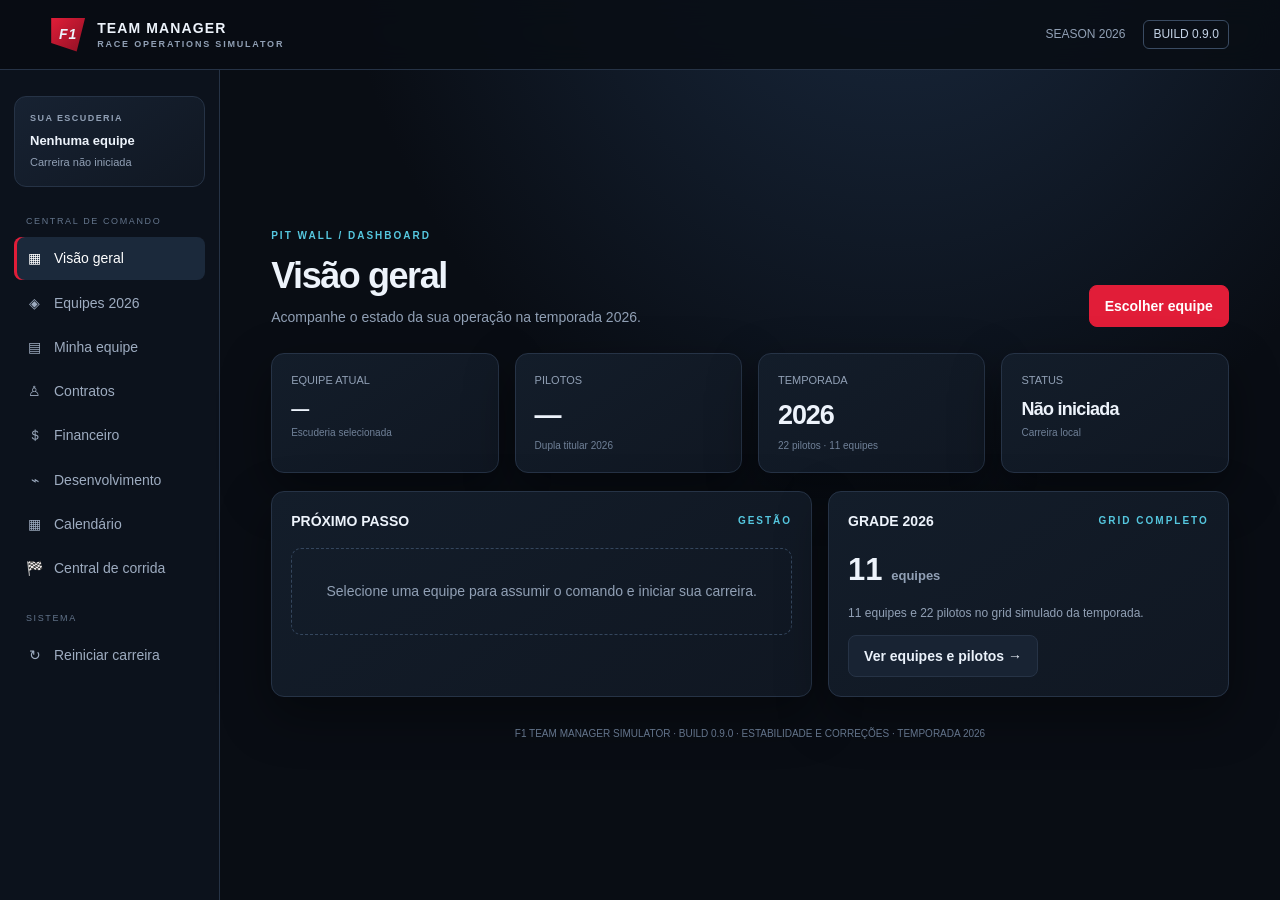
<file: index.html>
<!DOCTYPE html>
<html lang="pt-BR">
<head>
<meta charset="UTF-8">
<meta name="viewport" content="width=device-width, initial-scale=1.0">
<title>F1 Team Manager Simulator · v0.8</title>
<style>
:root{--bg:#090d14;--panel:#111925;--panel2:#151f2d;--line:#263346;--muted:#91a0b5;--text:#edf3fb;--accent:#e11d38;--cyan:#55c7df;--green:#48c78e;--shadow:0 18px 50px #0006}
*{box-sizing:border-box}body{margin:0;background:radial-gradient(ellipse at 70% -20%,#1b2c43 0,transparent 45%),var(--bg);color:var(--text);font:14px/1.45 Inter,Segoe UI,Arial,sans-serif}
button{font:inherit;cursor:pointer}button:focus-visible{outline:2px solid var(--cyan);outline-offset:3px}
.topbar{height:70px;border-bottom:1px solid var(--line);display:flex;align-items:center;justify-content:space-between;padding:0 4vw;background:#090d14dd;position:sticky;top:0;z-index:5;backdrop-filter:blur(14px)}
.brand{display:flex;gap:12px;align-items:center;font-weight:800;letter-spacing:.08em}.brandmark{width:34px;height:34px;background:linear-gradient(135deg,#e11d38,#8d1024);clip-path:polygon(0 0,100% 0,75% 100%,0 75%);display:grid;place-items:center;font-style:italic}
.brand small{display:block;color:var(--muted);font-size:9px;letter-spacing:.2em;font-weight:600}.topright{display:flex;gap:18px;align-items:center;color:var(--muted);font-size:12px}.version{border:1px solid #3a4b62;border-radius:6px;padding:5px 9px;color:#c4d3e6}
.layout{display:grid;grid-template-columns:220px 1fr;min-height:calc(100vh - 70px)}aside{border-right:1px solid var(--line);padding:26px 14px;background:#0c121c}
.team-mini{padding:15px;border:1px solid var(--line);border-radius:12px;margin-bottom:28px;background:linear-gradient(145deg,#172232,#101722)}.team-mini .eyebrow{font-size:9px;color:var(--muted);letter-spacing:.16em}.team-mini strong{display:block;margin-top:7px;font-size:13px}.team-mini span{color:var(--muted);font-size:11px}
.navlabel{font-size:9px;color:#64758c;letter-spacing:.18em;padding:0 12px;margin:22px 0 9px}.nav button{width:100%;border:0;background:transparent;color:#9eacc0;text-align:left;padding:11px 12px;border-radius:8px;margin:2px 0;display:flex;gap:11px;align-items:center}.nav button:hover,.nav button.active{background:#1b293b;color:#fff}.nav button.active{box-shadow:inset 3px 0 var(--accent)}.nav i{width:17px;text-align:center;font-style:normal}
main{padding:34px clamp(20px,4vw,64px);max-width:1600px;width:100%;margin:auto}.eyebrow{font-size:10px;color:var(--cyan);letter-spacing:.2em;font-weight:700}.pagehead{display:flex;justify-content:space-between;align-items:flex-end;gap:20px;margin-bottom:26px}.pagehead h1{font-size:clamp(25px,3vw,36px);margin:7px 0 5px;letter-spacing:-.04em}.sub{color:var(--muted);margin:0}.btn{border:1px solid var(--line);border-radius:8px;padding:10px 15px;color:#eaf1fa;background:#182333;font-weight:650}.btn:hover{background:#24354b}.btn.primary{background:var(--accent);border-color:var(--accent);color:white}.btn.primary:hover{background:#f02c47}.btn:disabled{opacity:.4;cursor:not-allowed}
.grid{display:grid;gap:16px}.stats{grid-template-columns:repeat(4,minmax(0,1fr));margin-bottom:18px}.card{background:linear-gradient(145deg,#131d2a,#101722);border:1px solid var(--line);border-radius:13px;padding:19px;box-shadow:var(--shadow)}.statlabel{color:var(--muted);font-size:11px}.statvalue{font-size:27px;font-weight:800;margin:7px 0 0;letter-spacing:-.04em}.statfoot{font-size:10px;color:#708198;margin-top:3px}
.contentgrid{grid-template-columns:1.35fr 1fr}.cardhead{display:flex;justify-content:space-between;align-items:center;margin-bottom:17px}.cardhead h2{font-size:14px;margin:0}.muted{color:var(--muted)}
.teamgrid{grid-template-columns:repeat(3,minmax(0,1fr))}.teamcard{padding:0;overflow:hidden;cursor:pointer;transition:.18s;border:1px solid var(--line);background:#111a27;border-radius:12px;position:relative}.teamcard:hover{transform:translateY(-3px);border-color:#71839c}.teamcard.selected{outline:2px solid var(--cyan);border-color:var(--cyan)}.teamstripe{height:5px;background:var(--team)}.teambody{padding:16px}.teamtop{display:flex;align-items:center;justify-content:space-between;gap:8px}.teamlogo{width:38px;height:38px;border-radius:9px;background:color-mix(in srgb,var(--team) 22%,#152030);display:grid;place-items:center;font-weight:900;color:white;font-size:12px;border:1px solid color-mix(in srgb,var(--team) 55%,transparent)}.teamname{font-size:13px;font-weight:800;margin:12px 0 3px}.engine{font-size:10px;color:var(--muted)}.drivers{border-top:1px solid #263346;margin-top:13px;padding-top:11px;display:flex;flex-direction:column;gap:5px;font-size:11px}.driverline{display:flex;justify-content:space-between;gap:8px}.driverline span:last-child{color:#9eacc0}
.section{display:none}.section.active{display:block}.notice{border:1px solid #34465d;background:#152234;padding:13px 15px;border-radius:9px;color:#c2d1e3;font-size:12px;margin-bottom:17px}
.selectedhero{border:1px solid var(--line);border-radius:14px;overflow:hidden;background:linear-gradient(120deg,#172333,#0f1722);margin-bottom:18px}.heroaccent{height:7px;background:var(--team)}.heroinside{padding:25px;display:flex;justify-content:space-between;align-items:center;gap:20px}.heroinside h2{font-size:26px;margin:6px 0}.heroinside p{color:var(--muted);margin:0}.heroabbr{font-size:50px;font-weight:900;color:#ffffff20;letter-spacing:-.08em}
.drivercards{grid-template-columns:repeat(2,minmax(0,1fr))}.drivercard{display:flex;align-items:center;gap:14px}.number{font-size:27px;font-weight:900;color:var(--team);width:52px}.drivercard h3{margin:0 0 3px;font-size:14px}.drivercard p{margin:0;color:var(--muted);font-size:11px}
.empty{padding:32px;text-align:center;color:var(--muted);border:1px dashed #34465d;border-radius:10px}
.footer{margin-top:30px;color:#63748b;font-size:10px;text-align:center}
.toast{position:fixed;bottom:20px;right:20px;background:#172638;border:1px solid #3b526d;border-radius:9px;padding:12px 16px;box-shadow:var(--shadow);display:none;z-index:10}
@media(max-width:1050px){.teamgrid{grid-template-columns:repeat(2,1fr)}.stats{grid-template-columns:repeat(2,1fr)}}
@media(max-width:720px){.layout{grid-template-columns:1fr}aside{border-right:0;border-bottom:1px solid var(--line);padding:10px}.team-mini,.navlabel{display:none}.nav{display:flex;overflow:auto;gap:4px}.nav button{white-space:nowrap;width:auto;padding:9px}.nav button.active{box-shadow:inset 0 -3px var(--accent)}main{padding:24px 15px}.contentgrid{grid-template-columns:1fr}.teamgrid{grid-template-columns:1fr}.pagehead{align-items:flex-start;flex-direction:column}.topbar{padding:0 15px}.topright span:first-child{display:none}}

.devgrid{grid-template-columns:repeat(2,minmax(0,1fr));margin-bottom:16px}.devcard{position:relative;overflow:hidden}.devtop{display:flex;justify-content:space-between;gap:12px;align-items:flex-start}.devicon{width:42px;height:42px;border-radius:10px;background:#1c2b3d;display:grid;place-items:center;font-size:20px}.devlevel{font-size:11px;color:var(--cyan);font-weight:700}.devbar{height:7px;background:#253449;border-radius:99px;overflow:hidden;margin:13px 0}.devbar span{display:block;height:100%;background:linear-gradient(90deg,var(--cyan),#3b82f6);border-radius:99px}.devmeta{display:flex;justify-content:space-between;gap:10px;color:var(--muted);font-size:11px}.devcard h3{margin:13px 0 5px}.devcard p{color:var(--muted);font-size:11px;min-height:32px}.projectbox{border:1px solid #36516b;background:linear-gradient(120deg,#172a3d,#121d2a);border-radius:12px;padding:18px;margin-bottom:16px}.money{font-variant-numeric:tabular-nums}.positive{color:var(--green)}.negative{color:#ff7182}.tablewrap{overflow-x:auto}table{width:100%;border-collapse:collapse;font-size:12px}th,td{text-align:left;padding:12px 10px;border-bottom:1px solid var(--line);white-space:nowrap}th{color:var(--muted);font-size:10px;letter-spacing:.1em;font-weight:700}td strong{font-size:12px}.pill{display:inline-block;padding:4px 8px;border-radius:99px;background:#1c2b3d;color:#c4d3e6;font-size:10px}.financegrid{grid-template-columns:repeat(3,minmax(0,1fr));margin-bottom:16px}.actionrow{display:flex;gap:9px;flex-wrap:wrap}.driver-actions{margin-left:auto}.drivercard{flex-wrap:wrap}.drivercard .details{min-width:0}.drivercard .contract-meta{font-size:10px;color:var(--muted);margin-top:5px}
@media(max-width:850px){.financegrid{grid-template-columns:1fr}.devgrid{grid-template-columns:1fr}.driver-actions{margin-left:0}}

/* BUILD 0.6 · Race Control */
.race-layout{display:grid;grid-template-columns:minmax(0,1.7fr) minmax(280px,1fr);gap:16px;align-items:start}
.race-canvas-wrap{background:#07100e;border:1px solid #2b3b45;border-radius:13px;overflow:hidden;position:relative}
#raceCanvas{display:block;width:100%;height:auto;aspect-ratio:900/520}
.race-overlay{position:absolute;left:14px;top:13px;background:#07111ddd;border:1px solid #3b4b58;border-radius:7px;padding:7px 10px;font-size:10px;letter-spacing:.12em;color:#dce7f1}
.race-controls{display:flex;gap:8px;flex-wrap:wrap;margin-top:12px}
.race-controls .btn.selected{border-color:var(--cyan);background:#1c3545}
.race-side{display:grid;gap:14px}
.race-side .card{padding:15px}
.race-statrow{display:flex;justify-content:space-between;gap:12px;padding:8px 0;border-bottom:1px solid var(--line);font-size:12px}
.race-statrow:last-child{border:0}
.race-statrow span{color:var(--muted)}
.race-meter{height:7px;background:#273648;border-radius:99px;overflow:hidden;margin-top:5px}
.race-meter span{display:block;height:100%;background:linear-gradient(90deg,#55c7df,#48c78e);width:0}
.race-table{max-height:490px;overflow:auto}
.race-table table{font-size:11px}
.race-table th,.race-table td{padding:8px 7px}
.race-table tr.own-car{background:#1b2c40}
.race-table tr.own-car td:first-child{border-left:3px solid var(--team,var(--cyan))}
.race-controls-grid{display:grid;grid-template-columns:1fr 1fr;gap:10px}
.race-controls-grid label{display:block;color:var(--muted);font-size:10px;margin-bottom:5px}
.race-controls-grid select{width:100%;padding:10px;border:1px solid var(--line);border-radius:7px;background:#101a27;color:var(--text)}
.race-message{border:1px solid #354a60;background:#142235;border-radius:9px;padding:10px 12px;color:#c7d6e8;font-size:11px;min-height:42px}
.race-result{border:1px solid #42634f;background:#14271f;border-radius:10px;padding:14px;margin-top:12px}
@media(max-width:980px){.race-layout{grid-template-columns:1fr}}
@media(max-width:560px){.race-controls-grid{grid-template-columns:1fr}.race-controls .btn{flex:1}}


/* BUILD 0.8 · Technical car telemetry */
.telemetry-grid{display:grid;grid-template-columns:repeat(5,minmax(0,1fr));gap:10px}
.metric-card{background:#0e1723;border:1px solid #26374b;border-radius:10px;padding:13px;min-width:0}
.metric-top{display:flex;justify-content:space-between;gap:8px;align-items:center;font-size:11px;color:var(--muted)}
.metric-value{font-size:22px;font-weight:850;margin:7px 0 8px;font-variant-numeric:tabular-nums}
.metric-track{height:6px;background:#253449;border-radius:99px;overflow:hidden}
.metric-track span{display:block;height:100%;background:linear-gradient(90deg,var(--cyan),#3b82f6);border-radius:99px}
.telemetry-head{display:flex;justify-content:space-between;align-items:center;gap:12px;margin-bottom:14px}
.telemetry-head h2{font-size:14px;margin:0}
.metric-delta{font-size:10px;color:var(--green);font-weight:700}
.history-list{display:grid;gap:8px}
.history-item{display:flex;justify-content:space-between;gap:12px;align-items:center;padding:10px 12px;border:1px solid var(--line);border-radius:8px;background:#0e1723;font-size:11px}
.history-item strong{display:block;font-size:12px;margin-bottom:3px}
.history-item small{color:var(--muted)}
.comparison-grid{display:grid;grid-template-columns:repeat(2,minmax(0,1fr));gap:12px}
@media(max-width:1050px){.telemetry-grid{grid-template-columns:repeat(3,minmax(0,1fr))}}
@media(max-width:650px){.telemetry-grid{grid-template-columns:repeat(2,minmax(0,1fr))}.comparison-grid{grid-template-columns:1fr}}

</style>
</head>
<body>
<header class="topbar">
 <div class="brand"><div class="brandmark">F1</div><div>TEAM MANAGER<small>RACE OPERATIONS SIMULATOR</small></div></div>
 <div class="topright"><span>SEASON 2026</span><span class="version">BUILD 0.9.0</span></div>
</header>
<div class="layout">
<aside>
 <div class="team-mini"><div class="eyebrow">SUA ESCUDERIA</div><strong id="sideTeam">Nenhuma equipe</strong><span id="sideStatus">Carreira não iniciada</span></div>
 <div class="navlabel">CENTRAL DE COMANDO</div>
 <nav class="nav">
  <button class="active" data-page="overview"><i>▦</i> Visão geral</button>
  <button data-page="teams"><i>◈</i> Equipes 2026</button>
  <button data-page="garage"><i>▤</i> Minha equipe</button>
  <button data-page="contracts"><i>♙</i> Contratos</button>
  <button data-page="finance"><i>＄</i> Financeiro</button>
  <button data-page="development"><i>⌁</i> Desenvolvimento</button>
  <button data-page="calendar"><i>▦</i> Calendário</button>
  <button data-page="race"><i>🏁</i> Central de corrida</button>
 </nav>
 <div class="navlabel">SISTEMA</div>
 <nav class="nav"><button id="resetBtn"><i>↻</i> Reiniciar carreira</button></nav>
</aside>
<main>
<section id="overview" class="section active">
 <div class="pagehead"><div><div class="eyebrow">PIT WALL / DASHBOARD</div><h1>Visão geral</h1><p class="sub">Acompanhe o estado da sua operação na temporada 2026.</p></div><button class="btn primary" id="chooseTeamBtn">Escolher equipe</button></div>
 <div class="grid stats">
  <div class="card"><div class="statlabel">EQUIPE ATUAL</div><div class="statvalue" id="statTeam" style="font-size:18px">—</div><div class="statfoot">Escuderia selecionada</div></div>
  <div class="card"><div class="statlabel">PILOTOS</div><div class="statvalue" id="statDrivers">—</div><div class="statfoot">Dupla titular 2026</div></div>
  <div class="card"><div class="statlabel">TEMPORADA</div><div class="statvalue">2026</div><div class="statfoot">22 pilotos · 11 equipes</div></div>
  <div class="card"><div class="statlabel">STATUS</div><div class="statvalue" id="statStatus" style="font-size:18px">Não iniciada</div><div class="statfoot">Carreira local</div></div>
 </div>
 <div class="grid contentgrid">
  <div class="card"><div class="cardhead"><h2>PRÓXIMO PASSO</h2><span class="eyebrow">GESTÃO</span></div><div id="nextStep" class="empty">Selecione uma equipe para assumir o comando e iniciar sua carreira.</div></div>
  <div class="card"><div class="cardhead"><h2>GRADE 2026</h2><span class="eyebrow">GRID COMPLETO</span></div><p style="font-size:31px;font-weight:850;margin:0">11 <span class="muted" style="font-size:13px">equipes</span></p><p class="muted" style="font-size:12px">11 equipes e 22 pilotos no grid simulado da temporada.</p><button class="btn" data-goto="teams">Ver equipes e pilotos →</button></div>
 </div>
 <div class="footer">F1 TEAM MANAGER SIMULATOR · BUILD 0.9.0 · ESTABILIDADE E CORREÇÕES · TEMPORADA 2026</div>
</section>
<section id="teams" class="section">
 <div class="pagehead"><div><div class="eyebrow">CONSTRUTORES / 2026</div><h1>Selecione sua equipe</h1><p class="sub">Escolha uma das 11 escuderias para iniciar sua trajetória.</p></div><button class="btn primary" id="takeTeamBtn" disabled>Assumir equipe</button></div>
 <div class="notice">Selecione um cartão para visualizar a equipe. A escolha será salva neste navegador quando você iniciar a carreira.</div>
 <div id="teamGrid" class="grid teamgrid"></div>
</section>
<section id="garage" class="section">
 <div class="pagehead"><div><div class="eyebrow">GARAGEM / ROSTER</div><h1>Minha equipe</h1><p class="sub">Identidade e dupla de pilotos da sua escuderia.</p></div></div>
 <div id="garageContent" class="empty">Você ainda não assumiu uma equipe.</div>
</section>

<section id="contracts" class="section">
 <div class="pagehead"><div><div class="eyebrow">DRIVER MANAGEMENT / CONTRACTS</div><h1>Contratos dos pilotos</h1><p class="sub">Acompanhe salários, duração e renovações da sua dupla.</p></div></div>
 <div class="notice">Os salários e valores de contrato são parâmetros fictícios de gameplay, não salários oficiais dos pilotos.</div>
 <div id="contractsContent" class="grid drivercards"><div class="empty">Assuma uma equipe para gerenciar os contratos.</div></div>
</section>
<section id="finance" class="section">
 <div class="pagehead"><div><div class="eyebrow">TEAM FINANCE / CONTROL</div><h1>Gestão financeira</h1><p class="sub">Controle o caixa e os custos recorrentes da escuderia.</p></div><button class="btn primary" id="advanceMonthBtn">Fechar mês</button></div>
 <div class="notice">Valores simulados para o jogo. Ao fechar o mês, a folha salarial e os custos operacionais são debitados e as receitas de patrocinadores são creditadas.</div>
 <div class="grid financegrid">
  <div class="card"><div class="statlabel">SALDO DISPONÍVEL</div><div class="statvalue money" id="cashValue">—</div><div class="statfoot">Caixa da equipe</div></div>
  <div class="card"><div class="statlabel">FOLHA SALARIAL / MÊS</div><div class="statvalue money" id="payrollValue">—</div><div class="statfoot">Salários dos dois pilotos</div></div>
  <div class="card"><div class="statlabel">CUSTO OPERACIONAL / MÊS</div><div class="statvalue money" id="operatingValue">—</div><div class="statfoot">Estrutura, logística e fábrica</div></div>
 </div>
 <div class="grid contentgrid"><div class="card"><div class="cardhead"><h2>RESUMO DO MÊS</h2><span class="pill" id="monthLabel">Mês 1</span></div><div id="financeSummary" class="muted">Assuma uma equipe para visualizar o financeiro.</div></div><div class="card"><div class="cardhead"><h2>HISTÓRICO FINANCEIRO</h2><span class="eyebrow">TRANSAÇÕES</span></div><div id="transactions" class="muted">Nenhuma movimentação.</div></div></div>
</section>
<section id="development" class="section">
 <div class="pagehead"><div><div class="eyebrow">R&D / ENGENHARIA</div><h1>Desenvolvimento do carro</h1><p class="sub">Invista em áreas técnicas para melhorar o desempenho do seu monoposto.</p></div></div>
 <div class="notice">Sistema de desenvolvimento fictício para gameplay. Cada projeto custa dinheiro e leva um mês para ficar pronto. As melhorias alteram velocidade, curvas, estabilidade, eficiência e gestão dos pneus nas corridas.</div>
 <div class="grid stats">
  <div class="card"><div class="statlabel">DESEMPENHO GERAL</div><div class="statvalue" id="carRating">—</div><div class="statfoot">Índice técnico do carro</div></div>
  <div class="card"><div class="statlabel">PROJETOS CONCLUÍDOS</div><div class="statvalue" id="projectsDone">—</div><div class="statfoot">Evoluções instaladas</div></div>
  <div class="card"><div class="statlabel">PRÓXIMO PROJETO</div><div class="statvalue" id="nextProjectCost" style="font-size:20px">—</div><div class="statfoot">Custo da próxima melhoria</div></div>
  <div class="card"><div class="statlabel">CAIXA DISPONÍVEL</div><div class="statvalue" id="devCash" style="font-size:20px">—</div><div class="statfoot">Orçamento da equipe</div></div>
 </div>
 <div id="activeProject" class="projectbox"><strong>Nenhum projeto em andamento</strong><p class="muted">Escolha uma área abaixo para iniciar o desenvolvimento.</p></div>
 <div id="developmentTelemetry" class="card" style="margin-bottom:16px"><div class="empty">Os dados técnicos aparecerão após assumir uma equipe.</div></div>
 <div id="developmentContent" class="grid devgrid"><div class="empty">Assuma uma equipe para acessar a engenharia.</div></div>
 <div id="developmentHistoryPanel" class="card" style="margin-top:16px"><div class="empty">O histórico será exibido após concluir projetos.</div></div>
</section>

<section id="race" class="section">
 <div class="pagehead"><div><div class="eyebrow">RACE CONTROL / LIVE OPERATIONS</div><h1>Central de corrida</h1><p class="sub">Acompanhe os 22 carros e intervenha na estratégia dos seus dois pilotos.</p></div><span class="pill">SIMULAÇÃO 2D · 12 VOLTAS</span></div>
 <div class="notice">Modo híbrido: o desempenho agora considera a engenharia do carro. Potência favorece retas; aerodinâmica e chassi favorecem curvas e estabilidade; suspensão reduz desgaste dos pneus. Você controla ritmo e pit stops.</div>
 <div class="race-layout">
  <div>
   <div class="race-canvas-wrap"><canvas id="raceCanvas" width="900" height="520" aria-label="Circuito 2D com os carros da corrida"></canvas><div class="race-overlay" id="raceStatus">AGUARDANDO LARGADA</div></div>
   <div class="race-controls">
    <button class="btn primary" id="raceStartBtn">▶ Iniciar corrida</button>
    <button class="btn" id="racePauseBtn" disabled>Ⅱ Pausar</button>
    <button class="btn" id="raceResetBtn">↻ Nova corrida</button>
    <button class="btn selected" id="speed1Btn">1× Realista</button>
    <button class="btn" id="speed2Btn">2×</button>
   </div>
   <div class="grid stats" style="margin-top:14px;grid-template-columns:repeat(3,minmax(0,1fr))">
    <div class="card"><div class="statlabel">VOLTA</div><div class="statvalue" id="raceLap">— / 12</div><div class="statfoot">Progresso da prova</div></div>
    <div class="card"><div class="statlabel">TEMPO DE PROVA</div><div class="statvalue" id="raceClock">00:00</div><div class="statfoot">Tempo simulado</div></div>
    <div class="card"><div class="statlabel">CARROS NA PISTA</div><div class="statvalue" id="raceRunning">22</div><div class="statfoot">Competidores ativos</div></div>
   </div>
   <div class="card" style="margin-top:14px"><div class="cardhead"><h2>CLASSIFICAÇÃO AO VIVO</h2><span class="eyebrow">22 CARROS</span></div><div class="race-table" id="raceLeaderboard"><div class="empty">Inicie uma corrida para carregar a classificação.</div></div></div>
  </div>
  <div class="race-side">
   <div class="card"><div class="cardhead"><h2>ESTRATÉGIA DA EQUIPE</h2><span class="eyebrow">PIT WALL</span></div>
    <div class="race-controls-grid">
     <div><label for="raceDriverSelect">PILOTO CONTROLADO</label><select id="raceDriverSelect"><option value="0">Piloto 1</option><option value="1">Piloto 2</option></select></div>
     <div><label for="racePaceSelect">RITMO DE CORRIDA</label><select id="racePaceSelect"><option value="conservative">Conservador</option><option value="balanced" selected>Equilibrado</option><option value="push">Ataque</option></select></div>
     <div><label for="raceTireSelect">PNEU PARA O PIT STOP</label><select id="raceTireSelect"><option value="soft">Macio</option><option value="medium" selected>Médio</option><option value="hard">Duro</option></select></div>
     <div style="display:flex;align-items:end"><button class="btn primary" style="width:100%" id="pitCallBtn" disabled>Chamar aos boxes</button></div>
    </div>
    <div id="raceDriverStatus" style="margin-top:14px"><div class="empty">Os dados dos pilotos aparecerão durante a corrida.</div></div>
    <div id="raceMessage" class="race-message" style="margin-top:12px">Aguardando a largada. Prepare sua estratégia.</div>
   </div>
   <div class="card"><div class="cardhead"><h2>INFORMAÇÕES DA PROVA</h2><span class="eyebrow">RACE DATA</span></div>
    <div class="race-statrow"><span>Circuito</span><strong>Grand Prix Demo</strong></div>
    <div class="race-statrow"><span>Condição</span><strong>Seco · 24 °C</strong></div>
    <div class="race-statrow"><span>Distância</span><strong>12 voltas</strong></div>
    <div class="race-statrow"><span>Paradas</span><strong id="racePitCount">0</strong></div>
    <div class="race-statrow"><span>Seu melhor resultado</span><strong id="raceBestResult">—</strong></div>
   </div>
   <div class="card"><div class="cardhead"><h2>LEITURA DO CARRO</h2><span class="eyebrow">TELEMETRIA</span></div>
    <div class="statlabel">DESGASTE DOS PNEUS</div><div class="race-meter"><span id="tireMeter"></span></div><div class="race-statrow"><span id="tireLabel">—</span><strong id="tireValue">—</strong></div>
    <div class="statlabel" style="margin-top:12px">COMBUSTÍVEL</div><div class="race-meter"><span id="fuelMeter"></span></div><div class="race-statrow"><span>Combustível restante</span><strong id="fuelValue">—</strong></div>
   </div>
  </div>
 </div>
 <div id="raceResult" class="race-result" style="display:none"></div>
</section>

<section id="calendar" class="section">
 <div class="pagehead"><div><div class="eyebrow">RACE CONTROL / CALENDÁRIO</div><h1>Calendário</h1><p class="sub">Estrutura inicial da temporada.</p></div></div>
 <div class="card"><h2>Temporada 2026</h2><p class="muted">O calendário detalhado e a simulação dos finais de semana serão adicionados em uma atualização futura.</p><div class="notice">Módulo de calendário em preparação. A seleção de equipe e o salvamento local já estão disponíveis.</div></div>
</section>
</main>
</div>
<div class="toast" id="toast" role="status" aria-live="polite"></div>
<script>
const TEAMS = [
 {id:"mclaren",name:"McLaren",full:"McLaren Mastercard F1 Team",abbr:"MCL",color:"#ff8700",engine:"Mercedes",drivers:[["1","Lando Norris","Reino Unido"],["81","Oscar Piastri","Austrália"]]},
 {id:"mercedes",name:"Mercedes",full:"Mercedes-AMG PETRONAS F1 Team",abbr:"MER",color:"#00a19c",engine:"Mercedes",drivers:[["63","George Russell","Reino Unido"],["12","Kimi Antonelli","Itália"]]},
 {id:"redbull",name:"Red Bull Racing",full:"Oracle Red Bull Racing",abbr:"RBR",color:"#3671c6",engine:"Red Bull Ford",drivers:[["3","Max Verstappen","Países Baixos"],["6","Isack Hadjar","França"]]},
 {id:"ferrari",name:"Ferrari",full:"Scuderia Ferrari HP",abbr:"FER",color:"#e80020",engine:"Ferrari",drivers:[["16","Charles Leclerc","Mônaco"],["44","Lewis Hamilton","Reino Unido"]]},
 {id:"williams",name:"Williams",full:"Atlassian Williams F1 Team",abbr:"WIL",color:"#1868db",engine:"Mercedes",drivers:[["23","Alexander Albon","Tailândia"],["55","Carlos Sainz","Espanha"]]},
 {id:"racingbulls",name:"Racing Bulls",full:"Visa Cash App Racing Bulls",abbr:"VCARB",color:"#6692ff",engine:"Red Bull Ford",drivers:[["30","Liam Lawson","Nova Zelândia"],["41","Arvid Lindblad","Reino Unido"]]},
 {id:"astonmartin",name:"Aston Martin",full:"Aston Martin Aramco F1 Team",abbr:"AMR",color:"#00665e",engine:"Honda",drivers:[["14","Fernando Alonso","Espanha"],["18","Lance Stroll","Canadá"]]},
 {id:"haas",name:"Haas",full:"TGR Haas F1 Team",abbr:"HAA",color:"#b6babd",engine:"Ferrari",drivers:[["31","Esteban Ocon","França"],["87","Oliver Bearman","Reino Unido"]]},
 {id:"audi",name:"Audi",full:"Audi Revolut F1 Team",abbr:"AUD",color:"#d8dce2",engine:"Audi",drivers:[["27","Nico Hülkenberg","Alemanha"],["5","Gabriel Bortoleto","Brasil"]]},
 {id:"alpine",name:"Alpine",full:"BWT Alpine F1 Team",abbr:"ALP",color:"#ff69b4",engine:"Mercedes",drivers:[["10","Pierre Gasly","França"],["43","Franco Colapinto","Argentina"]]},
 {id:"cadillac",name:"Cadillac",full:"Cadillac Formula 1 Team",abbr:"CAD",color:"#d6bd83",engine:"Ferrari",drivers:[["11","Sergio Pérez","México"],["77","Valtteri Bottas","Finlândia"]]}
];
// Parâmetros de jogo fictícios: ratings e salários não representam contratos reais.
const DRIVER_GAME_DATA={
 "Lando Norris":[94,6.0],"Oscar Piastri":[92,5.2],"George Russell":[91,5.0],"Kimi Antonelli":[84,2.0],"Max Verstappen":[97,7.0],"Isack Hadjar":[82,1.5],"Charles Leclerc":[94,6.2],"Lewis Hamilton":[93,6.5],"Alexander Albon":[87,3.0],"Carlos Sainz":[90,4.8],"Liam Lawson":[83,1.8],"Arvid Lindblad":[78,1.0],"Fernando Alonso":[91,4.0],"Lance Stroll":[82,2.5],"Esteban Ocon":[86,3.2],"Oliver Bearman":[83,1.8],"Nico Hülkenberg":[86,3.0],"Gabriel Bortoleto":[82,1.6],"Pierre Gasly":[88,3.5],"Franco Colapinto":[80,1.4],"Sergio Pérez":[88,3.8],"Valtteri Bottas":[87,3.4]
};
const TEAM_BUDGET={mclaren:145,mercedes:140,redbull:142,ferrari:143,williams:85,racingbulls:78,astonmartin:105,haas:72,audi:95,alpine:82,cadillac:90};
// Base técnica fictícia por equipe. Os projetos de P&D evoluem estes valores.
const TEAM_BASE_CAR={
 mclaren:{speed:87,cornering:88,stability:86,efficiency:85,tires:86},
 mercedes:{speed:86,cornering:86,stability:88,efficiency:87,tires:86},
 redbull:{speed:88,cornering:87,stability:85,efficiency:83,tires:84},
 ferrari:{speed:87,cornering:88,stability:85,efficiency:84,tires:83},
 williams:{speed:79,cornering:78,stability:79,efficiency:80,tires:78},
 racingbulls:{speed:77,cornering:78,stability:77,efficiency:76,tires:77},
 astonmartin:{speed:81,cornering:82,stability:81,efficiency:80,tires:79},
 haas:{speed:77,cornering:76,stability:77,efficiency:77,tires:76},
 audi:{speed:79,cornering:80,stability:79,efficiency:78,tires:79},
 alpine:{speed:78,cornering:79,stability:77,efficiency:78,tires:77},
 cadillac:{speed:76,cornering:76,stability:76,efficiency:76,tires:76}
};
const STORE="ftms_v05_career"; const OLD_STORE="ftms_v04_career"; const LEGACY_STORE="ftms_v03_career";
let selectedId=null,career=null; const $=id=>document.getElementById(id);
const money=n=>new Intl.NumberFormat('pt-BR',{style:'currency',currency:'USD',maximumFractionDigits:1,notation:'compact'}).format(n*1e6);
function team(id){return TEAMS.find(t=>t.id===id)}
function toast(msg){const el=$("toast");el.textContent=msg;el.style.display="block";clearTimeout(toast.timer);toast.timer=setTimeout(()=>el.style.display="none",2600)}
function escapeHTML(value){return String(value??"").replace(/[&<>"']/g,ch=>({"&":"&amp;","<":"&lt;",">":"&gt;",'"':"&quot;","'":"&#39;"}[ch]));}
function save(){try{localStorage.setItem(STORE,JSON.stringify(career));return true;}catch(e){toast("Não foi possível salvar neste navegador.");return false;}}
function normalizeCareer(data){
 if(!data||typeof data!=="object"||!team(data.teamId))return null;
 const base=makeCareer(data.teamId);
 const number=(value,fallback,min=0)=>{const n=Number(value);return Number.isFinite(n)&&n>=min?n:fallback;};
 const normalized={...base,...data};
 normalized.season=2026;
 normalized.month=Math.floor(number(data.month,1,1));
 normalized.cash=number(data.cash,base.cash);
 normalized.operatingCost=number(data.operatingCost,base.operatingCost);
 normalized.sponsorIncome=number(data.sponsorIncome,base.sponsorIncome);
 normalized.contracts=base.contracts.map(driver=>{const saved=Array.isArray(data.contracts)?data.contracts.find(c=>String(c.number)===driver.number):null;return {...driver,salary:number(saved?.salary,driver.salary),years:Math.min(5,Math.max(1,Math.floor(number(saved?.years,driver.years,1))))};});
 normalized.development={};
 for(const key of Object.keys(DEV_PARTS)){const level=number(data.development?.[key],1,1);normalized.development[key]=Math.min(5,Math.floor(level));}
 normalized.transactions=Array.isArray(data.transactions)?data.transactions.slice(0,100).filter(x=>x&&typeof x==="object").map(x=>({label:String(x.label??"Movimentação" ).slice(0,120),amount:number(x.amount,0),type:["income","expense","info"].includes(x.type)?x.type:"info",month:Math.max(1,Math.floor(number(x.month,1,1)))})):base.transactions;
 normalized.developmentHistory=Array.isArray(data.developmentHistory)?data.developmentHistory.slice(-40).filter(x=>x&&typeof x==="object"&&DEV_PARTS[x.key]).map(x=>{const snapshot=value=>value&&typeof value==="object"?{speed:number(value.speed,0),cornering:number(value.cornering,0),stability:number(value.stability,0),efficiency:number(value.efficiency,0),tires:number(value.tires,0),overall:number(value.overall,0)}:null;return {key:x.key,name:DEV_PARTS[x.key].name,level:Math.min(5,Math.max(1,Math.floor(number(x.level,1,1)))),month:Math.max(1,Math.floor(number(x.month,1,1))),before:snapshot(x.before),after:snapshot(x.after)};}):[];
 normalized.projectsDone=Math.max(0,Math.floor(number(data.projectsDone,normalized.developmentHistory.length)));
 normalized.teamPoints=Math.max(0,number(data.teamPoints,0));
 normalized.raceHistory=Array.isArray(data.raceHistory)?data.raceHistory.slice(0,10).filter(x=>x&&typeof x==="object").map(x=>({...x,month:Math.max(1,Math.floor(number(x.month,1,1))),points:Math.max(0,number(x.points,0)),positions:Array.isArray(x.positions)?x.positions.filter(pos=>pos&&typeof pos.name==="string").map(pos=>({name:pos.name.slice(0,60),position:Math.max(1,Math.floor(number(pos.position,1,1)))})):[]})):[];
 const project=data.activeProject;
 normalized.activeProject=project&&DEV_PARTS[project.key]&&Math.floor(number(project.targetLevel,0,1))===normalized.development[project.key]+1&&normalized.development[project.key]<5?{key:project.key,name:DEV_PARTS[project.key].name,targetLevel:normalized.development[project.key]+1,cost:number(project.cost,devCostForLevel(project.key,normalized.development[project.key])),startedMonth:Math.max(1,Math.floor(number(project.startedMonth,normalized.month,1)))}:null;
 return normalized;
}
function devCostForLevel(key,level){return +(DEV_PARTS[key].base*Math.pow(level,1.55)).toFixed(1);}
function load(){
 career=null;
 try{career=normalizeCareer(JSON.parse(localStorage.getItem(STORE)||"null"));}catch(e){career=null;}
 if(!career){try{const old=JSON.parse(localStorage.getItem(OLD_STORE)||localStorage.getItem(LEGACY_STORE)||"null");career=normalizeCareer(old);if(career)save();}catch(e){career=null;}}
}
function makeCareer(id){const t=team(id);const contracts=t.drivers.map(d=>{const data=DRIVER_GAME_DATA[d[1]]||[80,2];return {number:d[0],name:d[1],nationality:d[2],rating:data[0],salary:data[1],years:2};});return {teamId:id,season:2026,createdAt:new Date().toISOString(),status:"Carreira iniciada",month:1,cash:TEAM_BUDGET[id],operatingCost:TEAM_BUDGET[id]*.055, sponsorIncome:TEAM_BUDGET[id]*.09,contracts,transactions:[{label:"Investimento inicial da equipe",amount:TEAM_BUDGET[id],type:"income",month:1}],development:{aero:1,power:1,chassis:1,suspension:1},developmentHistory:[],projectsDone:0,activeProject:null,teamPoints:0,raceHistory:[]};}
function renderTeams(){$("teamGrid").innerHTML=TEAMS.map(t=>`<article class="teamcard ${selectedId===t.id?'selected':''}" data-team="${t.id}" style="--team:${t.color}" tabindex="0" role="button" aria-pressed="${selectedId===t.id}" aria-label="Selecionar ${t.name}"><div class="teamstripe"></div><div class="teambody"><div class="teamtop"><div class="teamlogo">${t.abbr}</div><span class="muted" style="font-size:10px">2026</span></div><div class="teamname">${t.name}</div><div class="engine">UNIDADE DE POTÊNCIA · ${t.engine}</div><div class="drivers">${t.drivers.map(d=>`<div class="driverline"><span>${d[1]}</span><span>#${d[0]}</span></div>`).join("")}</div></div></article>`).join("");document.querySelectorAll("[data-team]").forEach(el=>{el.addEventListener("click",()=>selectTeam(el.dataset.team));el.addEventListener("keydown",e=>{if(e.key==="Enter"||e.key===" "){e.preventDefault();selectTeam(el.dataset.team)}})});$("takeTeamBtn").disabled=!selectedId;}
function selectTeam(id){selectedId=id;renderTeams();toast(team(id).name+" selecionada.");}
function startCareer(){if(!selectedId)return;if(career&&!confirm("Iniciar outra carreira? O progresso atual será substituído."))return;stopRaceTimer();race=null;career=makeCareer(selectedId);save();renderAll();showPage("overview");toast("Você assumiu a "+team(selectedId).name+"!");}
function showPage(page){document.querySelectorAll(".section").forEach(s=>s.classList.toggle("active",s.id===page));document.querySelectorAll(".nav [data-page]").forEach(b=>b.classList.toggle("active",b.dataset.page===page));if(page==="teams")renderTeams();if(page==="finance"||page==="contracts"||page==="development"||page==="race")renderAll();if(page==="race"){if(!race&&career)createRace();drawRaceTrack();}}
function payroll(){return career?career.contracts.reduce((sum,c)=>sum+c.salary/12,0):0;}
function renderContracts(t){const el=$("contractsContent");if(!t){el.innerHTML='<div class="empty">Assuma uma equipe para gerenciar os contratos.</div>';return;}el.innerHTML=career.contracts.map(c=>`<div class="card drivercard" style="--team:${t.color}"><div class="number">#${c.number}</div><div class="details"><h3>${escapeHTML(c.name)}</h3><p class="muted" style="margin:0;font-size:11px">${escapeHTML(c.nationality)} · Nota ${c.rating}/100</p><div class="contract-meta">Salário: <strong>${money(c.salary)}/ano</strong> · Duração restante: <strong>${c.years} ano(s)</strong></div></div><div class="driver-actions"><button class="btn" data-renew="${c.number}">Renovar +1 ano</button></div></div>`).join('');el.querySelectorAll('[data-renew]').forEach(b=>b.addEventListener('click',()=>renewContract(b.dataset.renew)));}
function renewContract(number){const c=career?.contracts.find(x=>x.number===number);if(!c)return;if(c.years>=5){toast("Contrato já está no limite de 5 anos.");return;}if(!confirm(`Renovar ${c.name} por mais um ano? O salário anual aumenta 10%.`))return;const old=c.salary;c.years++;c.salary=+(c.salary*1.10).toFixed(2);career.transactions.unshift({label:`Contrato renovado: ${c.name} (salário +10%)`,amount:0,type:'info',month:career.month});save();renderAll();toast("Contrato renovado.");}
const DEV_PARTS={
 aero:{name:"Aerodinâmica",icon:"◈",desc:"Melhora a eficiência em curvas e a estabilidade em alta velocidade.",base:8.5,stat:"Eficiência aerodinâmica"},
 power:{name:"Unidade de potência",icon:"ϟ",desc:"Aumenta a entrega de potência e a velocidade em retas.",base:10,stat:"Potência"},
 chassis:{name:"Chassi",icon:"▱",desc:"Reduz o peso e melhora o equilíbrio geral do carro.",base:7.5,stat:"Equilíbrio"},
 suspension:{name:"Suspensão",icon:"⌁",desc:"Melhora a tração, a estabilidade e o comportamento em zebras.",base:6.5,stat:"Dirigibilidade"}
};
function devLevel(key){return career?.development?.[key]||1;}
function devCost(key){return +(DEV_PARTS[key].base*Math.pow(devLevel(key),1.55)).toFixed(1);}
function clampStat(n){return Math.max(50,Math.min(100,Math.round(n)));}
function carMetrics(levels=career?.development||{},teamId=career?.teamId){
 const base=TEAM_BASE_CAR[teamId]||{speed:70,cornering:70,stability:70,efficiency:70,tires:70};
 const lv={aero:1,power:1,chassis:1,suspension:1,...levels};
 const stats={
  speed:clampStat(base.speed+(lv.power-1)*4.0+(lv.aero-1)*0.8),
  cornering:clampStat(base.cornering+(lv.aero-1)*4.0+(lv.suspension-1)*1.0),
  stability:clampStat(base.stability+(lv.chassis-1)*4.0+(lv.suspension-1)*1.2),
  efficiency:clampStat(base.efficiency+(lv.aero-1)*2.0+(lv.power-1)*1.0),
  tires:clampStat(base.tires+(lv.suspension-1)*4.0+(lv.chassis-1)*1.0)
 };
 stats.overall=Math.round((stats.speed+stats.cornering+stats.stability+stats.efficiency+stats.tires)/5);
 return stats;
}
function carScore(){return career?carMetrics().overall:0;}
const METRIC_LABELS={speed:'Velocidade',cornering:'Curvas',stability:'Estabilidade',efficiency:'Eficiência',tires:'Gestão de pneus'};
function metricCardsHTML(stats,compare=null){return Object.entries(METRIC_LABELS).map(([key,label])=>{const delta=compare?stats[key]-compare[key]:0;return `<div class="metric-card"><div class="metric-top"><span>${label}</span>${compare?`<span class="metric-delta">${delta>0?'+' : ''}${delta||'—'}</span>`:''}</div><div class="metric-value">${stats[key]}<small style="font-size:11px;color:var(--muted)">/100</small></div><div class="metric-track"><span style="width:${stats[key]}%"></span></div></div>`;}).join('');}
function renderTelemetry(containerId,showHistory=false){const el=$(containerId);if(!el)return;if(!career){el.innerHTML='<div class="empty">Assuma uma equipe para visualizar os dados técnicos.</div>';return;}const current=carMetrics(),base=carMetrics({aero:1,power:1,chassis:1,suspension:1});const history=career.developmentHistory||[];el.innerHTML=`<div class="telemetry-head"><div><div class="eyebrow">CAR DATA / TELEMETRIA</div><h2>Pacote técnico atual · ${current.overall}/100</h2></div><span class="pill">${history.length} evolução(ões) registrada(s)</span></div><div class="telemetry-grid">${metricCardsHTML(current,base)}</div>${showHistory?`<div style="margin-top:18px"><div class="cardhead"><h2>HISTÓRICO DE DESENVOLVIMENTO</h2><span class="eyebrow">R&D LOG</span></div>${history.length?`<div class="history-list">${history.slice().reverse().slice(0,8).map(h=>`<div class="history-item"><div><strong>${escapeHTML(h.name)} · Nível ${h.level}</strong><small>Concluído no mês ${h.month}</small></div><span class="metric-delta">${h.before?.overall??'—'} → ${h.after?.overall??'—'} geral</span></div>`).join('')}</div>`:'<div class="empty">As melhorias concluídas aparecerão aqui.</div>'}</div>`:''}`;}

function startDevelopment(key){
 if(!career){toast("Inicie uma carreira antes de desenvolver o carro.");return false;}
 const part=DEV_PARTS[key];
 if(!part){toast("Área de desenvolvimento inválida.");return false;}
 const level=devLevel(key);
 if(career.activeProject){toast("Já existe um projeto em andamento. Feche o mês para concluí-lo.");return false;}
 if(level>=5){toast("Esta área já atingiu o nível máximo.");return false;}
 const cash=Number(career.cash);
 const cost=devCost(key);
 if(!Number.isFinite(cash)||cash<cost){toast("Saldo insuficiente para este projeto.");return false;}
 // A ação é executada diretamente no clique. O custo e o projeto são persistidos juntos.
 career.cash=+(cash-cost).toFixed(2);
 career.activeProject={key,name:part.name,targetLevel:level+1,cost,startedMonth:career.month};
 career.transactions=Array.isArray(career.transactions)?career.transactions:[];
 career.transactions.unshift({label:`Projeto iniciado: ${part.name} nível ${level+1}`,amount:-cost,type:"expense",month:career.month});
 career.transactions=career.transactions.slice(0,30);
 save();
 renderAll();
 showPage("development");
 toast(`${part.name}: projeto iniciado. Investimento de ${money(cost)} registrado.`);
 return true;
}
function renderDevelopment(t){const content=$("developmentContent");if(!t){content.innerHTML='<div class="empty">Assuma uma equipe para acessar a engenharia.</div>';$('carRating').textContent=$('projectsDone').textContent=$('nextProjectCost').textContent=$('devCash').textContent='—';$('activeProject').innerHTML='<strong>Nenhum projeto em andamento</strong><p class="muted">Assuma uma equipe para começar a desenvolver o carro.</p>';renderTelemetry('developmentTelemetry');renderDevelopmentHistory();return;}
 $('carRating').textContent=carScore()+"/100";$('projectsDone').textContent=career.projectsDone||0;$('devCash').textContent=money(career.cash);const costs=Object.keys(DEV_PARTS).filter(k=>devLevel(k)<5).map(devCost);$('nextProjectCost').textContent=costs.length?money(Math.min(...costs)):"Nível máximo";
 const active=career.activeProject;$('activeProject').innerHTML=active?`<div class="eyebrow">PROJETO EM ANDAMENTO · MÊS ${active.startedMonth}</div><h3>${escapeHTML(active.name)} · Nível ${active.targetLevel}</h3><p class="muted">Investimento de ${money(active.cost)}. Feche o mês para concluir e instalar a melhoria.</p><div class="devbar"><span style="width:55%"></span></div><small class="muted">Desenvolvimento em andamento</small>`:'<div class="eyebrow">CENTRO DE ENGENHARIA</div><strong>Nenhum projeto em andamento</strong><p class="muted">Selecione uma área para iniciar uma melhoria. O custo será debitado imediatamente.</p>';
 content.innerHTML=Object.entries(DEV_PARTS).map(([key,p])=>{const level=devLevel(key),cost=devCost(key),max=level>=5,activeKey=active?.key===key;const metricImpact={aero:'Curvas + eficiência',power:'Velocidade em retas',chassis:'Estabilidade geral',suspension:'Pneus + tração'}[key];return `<article class="card devcard"><div class="devtop"><div class="devicon">${p.icon}</div><div class="devlevel">NÍVEL ${level}/5</div></div><h3>${p.name}</h3><p>${p.desc}</p><div class="devbar"><span style="width:${level*20}%"></span></div><div class="devmeta"><span>${metricImpact}</span><strong>${level*20}%</strong></div><div class="actionrow" style="margin-top:15px"><button type="button" class="btn primary" data-upgrade="${key}" ${max||active?'disabled':''}>${max?'Nível máximo':activeKey?'Projeto ativo':active?'Outro projeto ativo':'Desenvolver · '+money(cost)}</button></div></article>`}).join('');renderTelemetry('developmentTelemetry');renderDevelopmentHistory();}

function renderDevelopmentHistory(){const el=$('developmentHistoryPanel');if(!el)return;const history=career?.developmentHistory||[];el.innerHTML=`<div class="cardhead"><h2>HISTÓRICO DE EVOLUÇÃO</h2><span class="eyebrow">R&D LOG</span></div>${history.length?`<div class="history-list">${history.slice().reverse().map(h=>`<div class="history-item"><div><strong>${escapeHTML(h.name)} · Nível ${h.level}</strong><small>Concluído no mês ${h.month}</small></div><span class="metric-delta">${h.before?.overall??'—'} → ${h.after?.overall??'—'} geral</span></div>`).join('')}</div>`:'<div class="empty">As melhorias concluídas aparecerão aqui.</div>'}`;}

// --- Race Simulation 0.6: 2D top-down, strategy-driven hybrid mode ---
const RACE_LAPS=12, RACE_LAP_MS=24000;
const RACE_DRIVERS=[
 {teamId:'mclaren',team:'McLaren',color:'#ff8700',name:'Lando Norris',rating:94,number:1},{teamId:'mclaren',team:'McLaren',color:'#ff8700',name:'Oscar Piastri',rating:92,number:81},
 {teamId:'mercedes',team:'Mercedes',color:'#00a19c',name:'George Russell',rating:91,number:63},{teamId:'mercedes',team:'Mercedes',color:'#00a19c',name:'Kimi Antonelli',rating:84,number:12},
 {teamId:'redbull',team:'Red Bull',color:'#3671c6',name:'Max Verstappen',rating:97,number:3},{teamId:'redbull',team:'Red Bull',color:'#3671c6',name:'Isack Hadjar',rating:82,number:6},
 {teamId:'ferrari',team:'Ferrari',color:'#e80020',name:'Charles Leclerc',rating:94,number:16},{teamId:'ferrari',team:'Ferrari',color:'#e80020',name:'Lewis Hamilton',rating:93,number:44},
 {teamId:'williams',team:'Williams',color:'#1868db',name:'Alexander Albon',rating:87,number:23},{teamId:'williams',team:'Williams',color:'#1868db',name:'Carlos Sainz',rating:90,number:55},
 {teamId:'racingbulls',team:'Racing Bulls',color:'#6692ff',name:'Liam Lawson',rating:83,number:30},{teamId:'racingbulls',team:'Racing Bulls',color:'#6692ff',name:'Arvid Lindblad',rating:78,number:41},
 {teamId:'astonmartin',team:'Aston Martin',color:'#00665e',name:'Fernando Alonso',rating:91,number:14},{teamId:'astonmartin',team:'Aston Martin',color:'#00665e',name:'Lance Stroll',rating:82,number:18},
 {teamId:'haas',team:'Haas',color:'#b6babd',name:'Esteban Ocon',rating:86,number:31},{teamId:'haas',team:'Haas',color:'#b6babd',name:'Oliver Bearman',rating:83,number:87},
 {teamId:'audi',team:'Audi',color:'#d8dce2',name:'Nico Hülkenberg',rating:86,number:27},{teamId:'audi',team:'Audi',color:'#d8dce2',name:'Gabriel Bortoleto',rating:82,number:5},
 {teamId:'alpine',team:'Alpine',color:'#ff69b4',name:'Pierre Gasly',rating:88,number:10},{teamId:'alpine',team:'Alpine',color:'#ff69b4',name:'Franco Colapinto',rating:80,number:43},
 {teamId:'cadillac',team:'Cadillac',color:'#d6bd83',name:'Sergio Pérez',rating:88,number:11},{teamId:'cadillac',team:'Cadillac',color:'#d6bd83',name:'Valtteri Bottas',rating:87,number:77}
];
const TRACK_POINTS=[[.12,.34],[.18,.18],[.36,.12],[.55,.16],[.72,.13],[.86,.23],[.91,.40],[.86,.57],[.73,.65],[.64,.80],[.45,.84],[.29,.77],[.17,.67],[.10,.51]];
let race=null,raceTimer=null,raceLastTick=0,raceSpeed=1;
function trackPoint(progress,lane=0){const p=((progress%1)+1)%1,scaled=p*TRACK_POINTS.length,i=Math.floor(scaled),f=scaled-i,a=TRACK_POINTS[i],b=TRACK_POINTS[(i+1)%TRACK_POINTS.length];const x=(a[0]+(b[0]-a[0])*f)*900,y=(a[1]+(b[1]-a[1])*f)*520;const dx=(b[0]-a[0])*900,dy=(b[1]-a[1])*520,len=Math.hypot(dx,dy)||1;return {x:x-(dy/len)*lane,y:y+(dx/len)*lane,angle:Math.atan2(dy,dx)};}
function drawRaceTrack(){const canvas=$('raceCanvas');if(!canvas)return;const ctx=canvas.getContext('2d');ctx.clearRect(0,0,900,520);ctx.fillStyle='#10251e';ctx.fillRect(0,0,900,520);
 const path=()=>{ctx.beginPath();TRACK_POINTS.forEach((p,i)=>{const x=p[0]*900,y=p[1]*520;i?ctx.lineTo(x,y):ctx.moveTo(x,y)});ctx.closePath();};
 path();ctx.lineJoin='round';ctx.strokeStyle='#17212b';ctx.lineWidth=104;ctx.stroke();path();ctx.strokeStyle='#cbd3d8';ctx.lineWidth=78;ctx.stroke();path();ctx.strokeStyle='#3a4650';ctx.lineWidth=68;ctx.stroke();path();ctx.strokeStyle='#aeb7bd';ctx.lineWidth=2;ctx.setLineDash([14,13]);ctx.stroke();ctx.setLineDash([]);
 // Start/finish marker
 const start=trackPoint(0,0);ctx.save();ctx.translate(start.x,start.y);ctx.rotate(start.angle);for(let i=0;i<8;i++){ctx.fillStyle=i%2?'#101820':'#f4f6f8';ctx.fillRect(-3,-40+i*10,7,10);}ctx.restore();
 if(race){const ordered=[...race.cars].sort((a,b)=>a.progress-b.progress);ordered.forEach(car=>{if(car.finished)return;const lane=car.teamId===career?.teamId?(car.driverIndex===0?-9:9):(car.grid%2?12:-12);const pos=trackPoint(car.progress,lane);ctx.save();ctx.translate(pos.x,pos.y);ctx.rotate(pos.angle);ctx.fillStyle='#05080c';ctx.fillRect(-10,-5,20,10);ctx.fillStyle=car.color;ctx.fillRect(-8,-4,15,8);ctx.fillStyle='#eaf2f8';ctx.fillRect(1,-2,4,4);ctx.fillStyle='#111';ctx.fillRect(-8,-6,5,2);ctx.fillRect(-8,4,5,2);ctx.fillRect(5,-6,5,2);ctx.fillRect(5,4,5,2);if(car.teamId===career?.teamId){ctx.strokeStyle='#fff';ctx.lineWidth=1.4;ctx.strokeRect(-10,-6,21,12);}ctx.restore();});}
}
function raceMessage(msg){$('raceMessage').textContent=msg;}
function createRace(){if(!career){toast('Assuma uma equipe antes de iniciar uma corrida.');return;}stopRaceTimer();race={cars:RACE_DRIVERS.map((d,i)=>({ ...d,grid:i,progress:-i*.002,wear:0.04,fuel:100,tire:'medium',pace:'balanced',pitRequested:false,pitTimer:0,pitStops:0,finished:false,finishTime:null,driverIndex:d.teamId===career.teamId?RACE_DRIVERS.filter(x=>x.teamId===career.teamId).findIndex(x=>x.name===d.name):-1})),elapsed:0,running:false,finished:false,selected:0,lastMessage:'Luzes apagadas em breve.'};$('raceResult').style.display='none';$('raceStartBtn').disabled=false;$('raceStartBtn').textContent='▶ Iniciar corrida';$('racePauseBtn').disabled=true;$('raceDriverSelect').innerHTML=RACE_DRIVERS.filter(x=>x.teamId===career.teamId).map((d,i)=>`<option value="${i}">${d.name}</option>`).join('');$('racePaceSelect').value='balanced';$('raceTireSelect').value='medium';raceSpeed=1;$('speed1Btn').classList.add('selected');$('speed2Btn').classList.remove('selected');$('racePitCount').textContent='0';$('raceBestResult').textContent=career.raceHistory?.length?`P${Math.min(...career.raceHistory[0].positions.map(x=>x.position))}`:'—';raceMessage('Grid formado. Prepare a estratégia e inicie a corrida.');$('raceStatus').textContent='GRID FORMADO';renderRace();drawRaceTrack();}
function stopRaceTimer(){if(raceTimer){clearInterval(raceTimer);raceTimer=null;}}
function startRace(){if(!race)createRace();if(!race||race.finished)return;if(!race.running){race.running=true;raceLastTick=performance.now();raceTimer=setInterval(tickRace,100);$('raceStartBtn').disabled=true;$('racePauseBtn').disabled=false;$('raceStatus').textContent='CORRIDA EM ANDAMENTO';raceMessage('Largada! Acompanhe o ritmo e monitore os pneus.');}}
function pauseRace(){if(!race||!race.running)return;race.running=false;stopRaceTimer();$('raceStartBtn').disabled=false;$('raceStartBtn').textContent='▶ Retomar corrida';$('racePauseBtn').disabled=true;$('raceStatus').textContent='CORRIDA PAUSADA';raceMessage('Simulação pausada. Ajuste sua estratégia antes de retomar.');}
function raceCarTechnicalFactor(car){
 const stats=car.teamId===career?.teamId?carMetrics():carMetrics({aero:1,power:1,chassis:1,suspension:1},car.teamId);
 const segment=Math.floor((((car.progress%1)+1)%1)*TRACK_POINTS.length);
 const straight=[0,2,3,5,7,9,11,13].includes(segment);
 const factor=straight?1+(stats.speed-82)*0.00072+(stats.efficiency-82)*0.00012:1+(stats.cornering-82)*0.00062+(stats.stability-82)*0.00022;
 return {factor:Math.max(.94,Math.min(1.06,factor)),tireFactor:Math.max(.88,Math.min(1.08,1-(stats.tires-82)*0.0022)),fuelFactor:Math.max(.90,Math.min(1.08,1-(stats.efficiency-82)*0.0018))};
}
function tickRace(){if(!race||!race.running)return;const now=performance.now(),dt=Math.min(250,now-raceLastTick)*raceSpeed;raceLastTick=now;race.elapsed+=dt;
 race.cars.forEach(car=>{if(car.finished)return;if(car.pitTimer>0){car.pitTimer-=dt;if(car.pitTimer<=0){car.pitTimer=0;car.wear=.035;car.fuel=Math.min(100,car.fuel+28);car.tire=car.nextTire||'medium';car.nextTire=null;raceMessage(`${car.name} voltou à pista com pneus ${tireName(car.tire).toLowerCase()}.`);}return;}
 const paceFactor=car.pace==='push'?1.045:car.pace==='conservative' ? .965 : 1;const tireFactor=car.tire==='soft'?1.035:car.tire==='hard'?.982:1;const wearPenalty=1-Math.max(0,car.wear-.25)*.16;const technical=raceCarTechnicalFactor(car);const driverFactor=.965+(car.rating/100)*.065;const carFactor=driverFactor*technical.factor;const variation=1+Math.sin(race.elapsed/3700+car.grid*1.7)*.004;const fuelPenalty=.98+car.fuel*.0002;const speed=paceFactor*tireFactor*wearPenalty*carFactor*variation*fuelPenalty;
 const oldLap=Math.floor(car.progress);car.progress+=dt/RACE_LAP_MS*speed;const newLap=Math.floor(car.progress);const lapsDone=Math.max(0,newLap-oldLap);car.wear=Math.min(1,car.wear+dt/RACE_LAP_MS*(car.tire==='soft' ? .105 : car.tire==='hard' ? .045 : .068)*technical.tireFactor);car.fuel=Math.max(0,car.fuel-dt/RACE_LAP_MS*5.2*technical.fuelFactor);
 if(car.pitRequested&&newLap>oldLap){car.pitRequested=false;car.pitTimer=4200;car.pitStops++;car.nextTire=car.requestedTire||'medium';car.requestedTire=null;raceMessage(`${car.name} entrou nos boxes para trocar pneus.`);}
 if(car.progress>=RACE_LAPS){car.finished=true;car.finishTime=race.elapsed;}
 });
 if(race.cars.every(c=>c.finished)){finishRace();return;}renderRace();drawRaceTrack();}
function tireName(t){return ({soft:'Macio',medium:'Médio',hard:'Duro'})[t]||'Médio';}
function selectedRaceCar(){if(!race)return null;const own=race.cars.filter(c=>c.teamId===career?.teamId);return own[Number($('raceDriverSelect').value)||0]||null;}
function callPit(){const car=selectedRaceCar();if(!race?.running||!car||car.finished)return;if(car.pitRequested||car.pitTimer>0){raceMessage(`${car.name} já tem uma parada programada ou está nos boxes.`);return;}car.pitRequested=true;car.requestedTire=$('raceTireSelect').value;raceMessage(`Ordem enviada: ${car.name} vai parar na próxima passagem pela linha de chegada.`);renderRace();}
function applyPace(){const car=selectedRaceCar();if(!car)return;car.pace=$('racePaceSelect').value;raceMessage(`Ritmo de ${car.name}: ${car.pace==='push'?'ataque':car.pace==='conservative'?'conservador':'equilibrado'}.`);renderRace();}
function renderRace(){if(!race)return;const cars=[...race.cars].sort((a,b)=>b.progress-a.progress);const own=selectedRaceCar();const lap=Math.min(RACE_LAPS,Math.max(1,Math.floor((own?.progress||0))+1));$('raceLap').textContent=`${lap} / ${RACE_LAPS}`;$('raceClock').textContent=formatRaceTime(race.elapsed);$('raceRunning').textContent=race.cars.filter(c=>!c.finished).length;$('racePitCount').textContent=race.cars.filter(c=>c.teamId===career.teamId).reduce((a,c)=>a+c.pitStops,0);$('raceLeaderboard').innerHTML=`<table><thead><tr><th>POS</th><th>PILOTO</th><th>EQUIPE</th><th>VOLTA</th><th>PNEU</th></tr></thead><tbody>${cars.map((c,i)=>`<tr class="${c.teamId===career.teamId?'own-car':''}" style="--team:${c.color}"><td><strong>${i+1}</strong></td><td>${c.name}${c.teamId===career.teamId?' ★':''}</td><td>${c.team}</td><td>${Math.min(RACE_LAPS,Math.max(0,Math.floor(c.progress)))}/${RACE_LAPS}</td><td>${tireName(c.tire)}</td></tr>`).join('')}</tbody></table>`;
 if(own){$('raceDriverStatus').innerHTML=`<div class="race-statrow"><span>${own.name}</span><strong>${own.finished?'Finalizado':`P${cars.findIndex(c=>c===own)+1}`}</strong></div><div class="race-statrow"><span>Ritmo</span><strong>${own.pace==='push'?'Ataque':own.pace==='conservative'?'Conservador':'Equilibrado'}</strong></div><div class="race-statrow"><span>Pneu atual</span><strong>${tireName(own.tire)}</strong></div><div class="race-statrow"><span>Paradas</span><strong>${own.pitStops}</strong></div>`;$('tireMeter').style.width=`${Math.max(0,100-own.wear*100)}%`;$('tireValue').textContent=`${Math.round(own.wear*100)}% usado`;$('tireLabel').textContent=tireName(own.tire);$('fuelMeter').style.width=`${own.fuel}%`;$('fuelValue').textContent=`${Math.round(own.fuel)}%`;$('pitCallBtn').disabled=!race.running||own.finished||own.pitRequested||own.pitTimer>0;} }
function formatRaceTime(ms){const s=Math.floor(ms/1000);return `${String(Math.floor(s/60)).padStart(2,'0')}:${String(s%60).padStart(2,'0')}`;}
function finishRace(){if(!race||race.finished)return;race.running=false;race.finished=true;stopRaceTimer();const cars=[...race.cars].sort((a,b)=>a.finishTime-b.finishTime);const own=cars.filter(c=>c.teamId===career.teamId);const points=[25,18,15,12,10,8,6,4,2,1];let earned=0;own.forEach(c=>{const pos=cars.indexOf(c);earned+=points[pos]||0;});career.teamPoints=(career.teamPoints||0)+earned;const result={month:career.month,positions:own.map(c=>({name:c.name,position:cars.indexOf(c)+1})),points:earned,elapsed:race.elapsed};career.raceHistory=career.raceHistory||[];career.raceHistory.unshift(result);career.raceHistory=career.raceHistory.slice(0,10);save();$('raceStartBtn').disabled=true;$('racePauseBtn').disabled=true;$('raceStatus').textContent='BANDEIRADA';$('raceRunning').textContent='0';$('raceBestResult').textContent=own.length?`P${Math.min(...own.map(c=>cars.indexOf(c)+1))}`:'—';$('raceResult').style.display='block';$('raceResult').innerHTML=`<strong>🏁 Corrida finalizada</strong><p>Seus pilotos terminaram em ${own.map(c=>`${c.name}: P${cars.indexOf(c)+1}`).join(' · ')}.</p><p>Pontos conquistados nesta prova: <strong>${earned}</strong> · Total da equipe: <strong>${career.teamPoints}</strong>.</p>`;raceMessage('Bandeirada! Resultado registrado na carreira.');renderRace();}

let monthClosing=false;
function closeMonth(){
 if(!career||monthClosing)return;
 monthClosing=true;const button=$("advanceMonthBtn");if(button)button.disabled=true;
 try{
  const p=payroll(),op=Number(career.operatingCost),inc=Number(career.sponsorIncome),cash=Number(career.cash);
  if(![p,op,inc,cash].every(Number.isFinite)||[p,op,inc,cash].some(v=>v<0)){toast("Dados financeiros inválidos. A carreira foi preservada.");return;}
  const net=inc-p-op;if(cash+net<0){toast("Saldo insuficiente para fechar o mês. Ajuste os contratos em uma atualização futura.");return;}
  const closingMonth=career.month;career.cash=+(cash+net).toFixed(2);career.month++;
  if(career.activeProject){const project=career.activeProject;if(DEV_PARTS[project.key]&&career.development[project.key]<5){const before=carMetrics();career.development[project.key]=project.targetLevel;const after=carMetrics();career.developmentHistory.push({key:project.key,name:DEV_PARTS[project.key].name,level:project.targetLevel,month:closingMonth,before,after});career.developmentHistory=career.developmentHistory.slice(-40);career.projectsDone=(career.projectsDone||0)+1;career.transactions.unshift({label:`Projeto concluído: ${DEV_PARTS[project.key].name} nível ${project.targetLevel}`,amount:0,type:"info",month:closingMonth});}career.activeProject=null;}
  career.transactions.unshift({label:`Folha salarial · mês ${closingMonth}`,amount:-p,type:"expense",month:closingMonth},{label:`Custos operacionais · mês ${closingMonth}`,amount:-op,type:"expense",month:closingMonth},{label:`Receita de patrocinadores · mês ${closingMonth}`,amount:inc,type:"income",month:closingMonth});career.transactions=career.transactions.slice(0,30);
  if(save()){renderAll();toast("Mês fechado. Caixa atualizado.");}else{toast("Não foi possível confirmar o salvamento do fechamento.");}
 }finally{monthClosing=false;if(button)button.disabled=!career;}
}
function renderFinance(t){if(!t){$("cashValue").textContent=$("payrollValue").textContent=$("operatingValue").textContent="—";$("financeSummary").textContent="Assuma uma equipe para visualizar o financeiro.";$("transactions").textContent="Nenhuma movimentação.";return;}const p=payroll(),net=career.sponsorIncome-p-career.operatingCost;$("cashValue").textContent=money(career.cash);$("payrollValue").textContent=money(p);$("operatingValue").textContent=money(career.operatingCost);$("monthLabel").textContent=`Mês ${career.month}`;$("financeSummary").innerHTML=`<p>Receita de patrocinadores: <strong class="positive">+${money(career.sponsorIncome)}</strong></p><p>Folha salarial: <strong class="negative">−${money(p)}</strong></p><p>Custos operacionais: <strong class="negative">−${money(career.operatingCost)}</strong></p><hr style="border-color:var(--line)"><p>Resultado previsto do mês: <strong class="${net>=0?'positive':'negative'}">${net>=0?'+':'−'}${money(Math.abs(net))}</strong></p>`;$("transactions").innerHTML=career.transactions.length?`<div class="tablewrap"><table><thead><tr><th>MÊS</th><th>MOVIMENTAÇÃO</th><th>VALOR</th></tr></thead><tbody>${career.transactions.map(x=>`<tr><td>${x.month}</td><td>${escapeHTML(x.label)}</td><td class="${x.type==='income'?'positive':x.type==='expense'?'negative':''}">${x.type==='info'?'Info':(x.amount>0?'+':'')+money(x.amount)}</td></tr>`).join('')}</tbody></table></div>`:'Nenhuma movimentação.';}
function renderAll(){const t=career?team(career.teamId):null;$("sideTeam").textContent=t?t.name:"Nenhuma equipe";$("sideStatus").textContent=career?`Temporada 2026 · Mês ${career.month}`:"Carreira não iniciada";$("statTeam").textContent=t?t.name:"—";$("statDrivers").textContent=t?"02":"—";$("statStatus").textContent=career?"Em andamento":"Não iniciada";$("nextStep").className=t?"":"empty";$("nextStep").innerHTML=t?`<strong>${t.name} está sob seu comando.</strong><p class="muted">Caixa disponível: ${money(career.cash)}. Gerencie os contratos, desenvolva o carro e prepare sua equipe para as corridas. Pontos: ${career.teamPoints||0}.</p><button class="btn" data-goto="finance">Abrir financeiro →</button>`:"Selecione uma equipe para assumir o comando e iniciar sua carreira.";$("nextStep").querySelector("[data-goto]")?.addEventListener("click",()=>showPage("finance"));$("garageContent").style.setProperty("--team",t?t.color:"#55c7df");if(!t){$("garageContent").className="empty";$("garageContent").textContent="Você ainda não assumiu uma equipe.";}else{$("garageContent").className="";$("garageContent").innerHTML=`<div class="selectedhero" style="--team:${t.color}"><div class="heroaccent"></div><div class="heroinside"><div><div class="eyebrow">ESCUDERIA / TEMPORADA 2026</div><h2>${t.full}</h2><p>Unidade de potência: ${t.engine}</p></div><div class="heroabbr">${t.abbr}</div></div></div><div class="grid drivercards">${career.contracts.map(d=>`<div class="card drivercard" style="--team:${t.color}"><div class="number">#${d.number}</div><div><h3>${escapeHTML(d.name)}</h3><p>${escapeHTML(d.nationality)} · Nota ${d.rating}/100</p><div class="contract-meta">Contrato: ${d.years} ano(s) · ${money(d.salary)}/ano</div></div></div>`).join("")}</div><div class="card" style="margin-top:16px"><div class="telemetry-head"><div><div class="eyebrow">CAR PERFORMANCE</div><h2>Desempenho técnico do monoposto</h2></div><span class="pill">${carScore()}/100 geral</span></div><div class="telemetry-grid">${metricCardsHTML(carMetrics(),carMetrics({aero:1,power:1,chassis:1,suspension:1}))}</div><div style="margin-top:18px"><div class="cardhead"><h2>ÚLTIMAS EVOLUÇÕES</h2><button class="btn" data-goto="development">Abrir engenharia →</button></div>${career.developmentHistory?.length?`<div class="history-list">${career.developmentHistory.slice().reverse().slice(0,4).map(h=>`<div class="history-item"><div><strong>${escapeHTML(h.name)} · Nível ${h.level}</strong><small>Mês ${h.month}</small></div><span class="metric-delta">${h.before?.overall??'—'} → ${h.after?.overall??'—'}</span></div>`).join('')}</div>`:'<div class="empty">Nenhuma melhoria concluída ainda.</div>'}</div></div>`;}renderContracts(t);renderFinance(t);renderDevelopment(t);$("advanceMonthBtn").disabled=!t;}
$('garageContent').addEventListener('click',event=>{const target=event.target.closest('[data-goto]');if(target)showPage(target.dataset.goto);});
// Delegação persistente: os cartões são recriados em cada render, então o clique
// é tratado no contêiner estável e não depende de listeners em botões dinâmicos.
$("developmentContent").addEventListener("click",event=>{
 const button=event.target.closest("button[data-upgrade]");
 if(!button||button.disabled)return;
 event.preventDefault();
 startDevelopment(button.dataset.upgrade);
});

document.querySelectorAll(".nav [data-page]").forEach(b=>b.addEventListener("click",()=>showPage(b.dataset.page)));document.querySelectorAll("[data-goto]").forEach(b=>b.addEventListener("click",()=>showPage(b.dataset.goto)));$("chooseTeamBtn").addEventListener("click",()=>showPage("teams"));$("takeTeamBtn").addEventListener("click",startCareer);$("advanceMonthBtn").addEventListener("click",closeMonth);$("resetBtn").addEventListener("click",()=>{if(confirm("Deseja apagar a carreira salva neste navegador?")){stopRaceTimer();race=null;localStorage.removeItem(STORE);localStorage.removeItem(OLD_STORE);localStorage.removeItem(LEGACY_STORE);career=null;selectedId=null;renderAll();renderTeams();showPage("overview");toast("Carreira reiniciada.");}});

$('raceStartBtn').addEventListener('click',()=>{if(!race||race.finished)createRace();startRace();});
$('racePauseBtn').addEventListener('click',pauseRace);
$('raceResetBtn').addEventListener('click',()=>{if(race?.running&&!confirm('Reiniciar a corrida atual? O progresso desta prova será perdido.'))return;createRace();});
$('speed1Btn').addEventListener('click',()=>{raceSpeed=1;$('speed1Btn').classList.add('selected');$('speed2Btn').classList.remove('selected');});
$('speed2Btn').addEventListener('click',()=>{raceSpeed=2;$('speed2Btn').classList.add('selected');$('speed1Btn').classList.remove('selected');});
$('raceDriverSelect').addEventListener('change',()=>{if(race){const car=selectedRaceCar();if(car){$('racePaceSelect').value=car.pace;renderRace();}}});
$('racePaceSelect').addEventListener('change',applyPace);
$('pitCallBtn').addEventListener('click',callPit);

load();if(career&&team(career.teamId)){selectedId=career.teamId;career.contracts ||= makeCareer(career.teamId).contracts;career.month ||= 1;career.cash ??= TEAM_BUDGET[career.teamId];career.operatingCost ??= TEAM_BUDGET[career.teamId]*.055;career.sponsorIncome ??= TEAM_BUDGET[career.teamId]*.09;career.transactions ||= [];career.development ||= {aero:1,power:1,chassis:1,suspension:1};career.developmentHistory ||= [];career.projectsDone ||= 0;career.activeProject ||= null;career.teamPoints ||= 0;career.raceHistory ||= [];career.developmentHistory ||= [];}else career=null;renderAll();renderTeams();
</script>
</body>
</html>
</file>
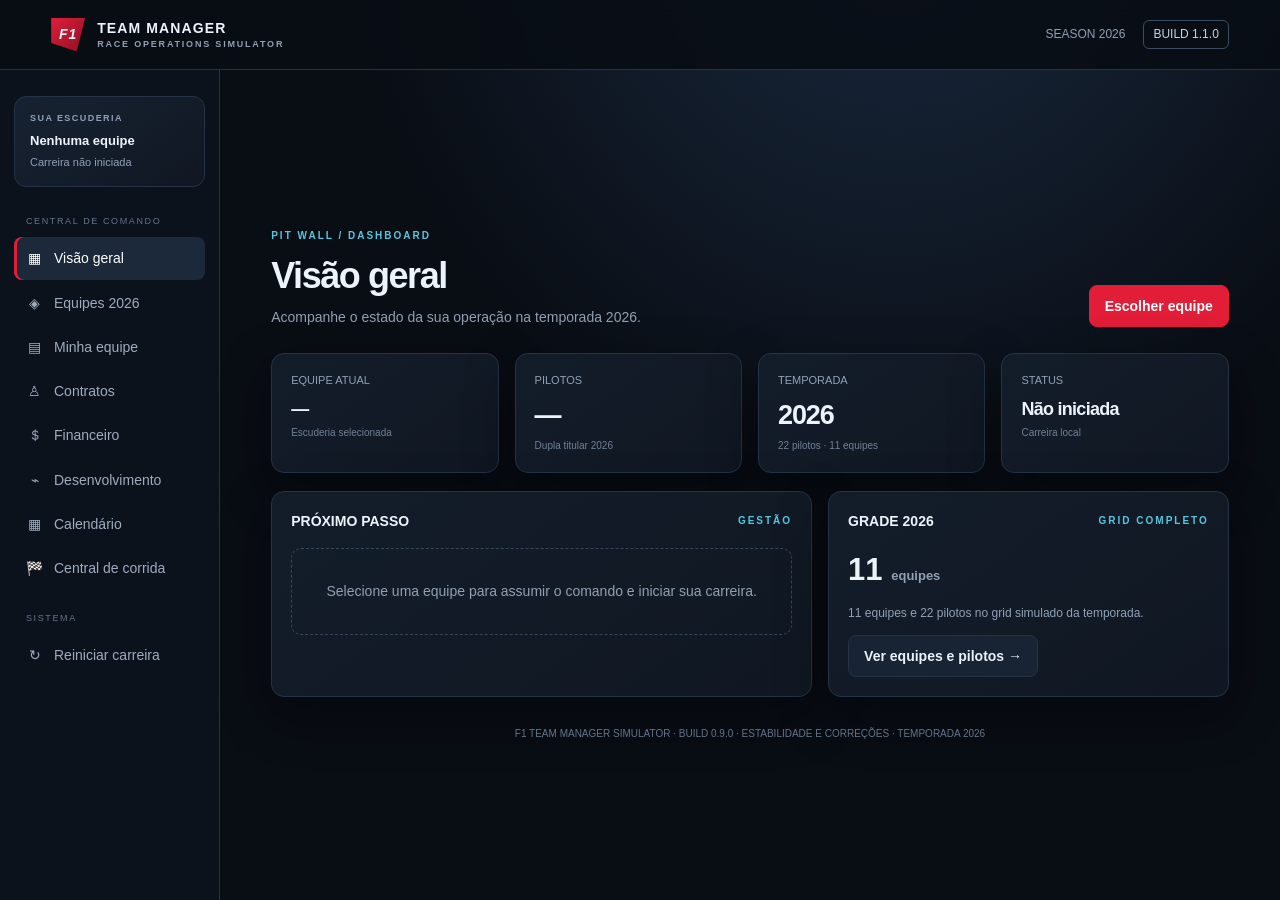
<file: F1-Team-Manager-Simulator-v1.1.html>
<!DOCTYPE html>
<html lang="pt-BR">
<head>
<meta charset="UTF-8">
<meta name="viewport" content="width=device-width, initial-scale=1.0">
<title>F1 Team Manager Simulator · v1.1</title>
<style>
:root{--bg:#090d14;--panel:#111925;--panel2:#151f2d;--line:#263346;--muted:#91a0b5;--text:#edf3fb;--accent:#e11d38;--cyan:#55c7df;--green:#48c78e;--shadow:0 18px 50px #0006}
*{box-sizing:border-box}body{margin:0;background:radial-gradient(ellipse at 70% -20%,#1b2c43 0,transparent 45%),var(--bg);color:var(--text);font:14px/1.45 Inter,Segoe UI,Arial,sans-serif}
button{font:inherit;cursor:pointer}button:focus-visible{outline:2px solid var(--cyan);outline-offset:3px}
.topbar{height:70px;border-bottom:1px solid var(--line);display:flex;align-items:center;justify-content:space-between;padding:0 4vw;background:#090d14dd;position:sticky;top:0;z-index:5;backdrop-filter:blur(14px)}
.brand{display:flex;gap:12px;align-items:center;font-weight:800;letter-spacing:.08em}.brandmark{width:34px;height:34px;background:linear-gradient(135deg,#e11d38,#8d1024);clip-path:polygon(0 0,100% 0,75% 100%,0 75%);display:grid;place-items:center;font-style:italic}
.brand small{display:block;color:var(--muted);font-size:9px;letter-spacing:.2em;font-weight:600}.topright{display:flex;gap:18px;align-items:center;color:var(--muted);font-size:12px}.version{border:1px solid #3a4b62;border-radius:6px;padding:5px 9px;color:#c4d3e6}
.layout{display:grid;grid-template-columns:220px 1fr;min-height:calc(100vh - 70px)}aside{border-right:1px solid var(--line);padding:26px 14px;background:#0c121c}
.team-mini{padding:15px;border:1px solid var(--line);border-radius:12px;margin-bottom:28px;background:linear-gradient(145deg,#172232,#101722)}.team-mini .eyebrow{font-size:9px;color:var(--muted);letter-spacing:.16em}.team-mini strong{display:block;margin-top:7px;font-size:13px}.team-mini span{color:var(--muted);font-size:11px}
.navlabel{font-size:9px;color:#64758c;letter-spacing:.18em;padding:0 12px;margin:22px 0 9px}.nav button{width:100%;border:0;background:transparent;color:#9eacc0;text-align:left;padding:11px 12px;border-radius:8px;margin:2px 0;display:flex;gap:11px;align-items:center}.nav button:hover,.nav button.active{background:#1b293b;color:#fff}.nav button.active{box-shadow:inset 3px 0 var(--accent)}.nav i{width:17px;text-align:center;font-style:normal}
main{padding:34px clamp(20px,4vw,64px);max-width:1600px;width:100%;margin:auto}.eyebrow{font-size:10px;color:var(--cyan);letter-spacing:.2em;font-weight:700}.pagehead{display:flex;justify-content:space-between;align-items:flex-end;gap:20px;margin-bottom:26px}.pagehead h1{font-size:clamp(25px,3vw,36px);margin:7px 0 5px;letter-spacing:-.04em}.sub{color:var(--muted);margin:0}.btn{border:1px solid var(--line);border-radius:8px;padding:10px 15px;color:#eaf1fa;background:#182333;font-weight:650}.btn:hover{background:#24354b}.btn.primary{background:var(--accent);border-color:var(--accent);color:white}.btn.primary:hover{background:#f02c47}.btn:disabled{opacity:.4;cursor:not-allowed}
.grid{display:grid;gap:16px}.stats{grid-template-columns:repeat(4,minmax(0,1fr));margin-bottom:18px}.card{background:linear-gradient(145deg,#131d2a,#101722);border:1px solid var(--line);border-radius:13px;padding:19px;box-shadow:var(--shadow)}.statlabel{color:var(--muted);font-size:11px}.statvalue{font-size:27px;font-weight:800;margin:7px 0 0;letter-spacing:-.04em}.statfoot{font-size:10px;color:#708198;margin-top:3px}
.contentgrid{grid-template-columns:1.35fr 1fr}.cardhead{display:flex;justify-content:space-between;align-items:center;margin-bottom:17px}.cardhead h2{font-size:14px;margin:0}.muted{color:var(--muted)}
.teamgrid{grid-template-columns:repeat(3,minmax(0,1fr))}.teamcard{padding:0;overflow:hidden;cursor:pointer;transition:.18s;border:1px solid var(--line);background:#111a27;border-radius:12px;position:relative}.teamcard:hover{transform:translateY(-3px);border-color:#71839c}.teamcard.selected{outline:2px solid var(--cyan);border-color:var(--cyan)}.teamstripe{height:5px;background:var(--team)}.teambody{padding:16px}.teamtop{display:flex;align-items:center;justify-content:space-between;gap:8px}.teamlogo{width:38px;height:38px;border-radius:9px;background:color-mix(in srgb,var(--team) 22%,#152030);display:grid;place-items:center;font-weight:900;color:white;font-size:12px;border:1px solid color-mix(in srgb,var(--team) 55%,transparent)}.teamname{font-size:13px;font-weight:800;margin:12px 0 3px}.engine{font-size:10px;color:var(--muted)}.drivers{border-top:1px solid #263346;margin-top:13px;padding-top:11px;display:flex;flex-direction:column;gap:5px;font-size:11px}.driverline{display:flex;justify-content:space-between;gap:8px}.driverline span:last-child{color:#9eacc0}
.section{display:none}.section.active{display:block}.notice{border:1px solid #34465d;background:#152234;padding:13px 15px;border-radius:9px;color:#c2d1e3;font-size:12px;margin-bottom:17px}
.selectedhero{border:1px solid var(--line);border-radius:14px;overflow:hidden;background:linear-gradient(120deg,#172333,#0f1722);margin-bottom:18px}.heroaccent{height:7px;background:var(--team)}.heroinside{padding:25px;display:flex;justify-content:space-between;align-items:center;gap:20px}.heroinside h2{font-size:26px;margin:6px 0}.heroinside p{color:var(--muted);margin:0}.heroabbr{font-size:50px;font-weight:900;color:#ffffff20;letter-spacing:-.08em}
.drivercards{grid-template-columns:repeat(2,minmax(0,1fr))}.drivercard{display:flex;align-items:center;gap:14px}.number{font-size:27px;font-weight:900;color:var(--team);width:52px}.drivercard h3{margin:0 0 3px;font-size:14px}.drivercard p{margin:0;color:var(--muted);font-size:11px}
.empty{padding:32px;text-align:center;color:var(--muted);border:1px dashed #34465d;border-radius:10px}
.footer{margin-top:30px;color:#63748b;font-size:10px;text-align:center}
.toast{position:fixed;bottom:20px;right:20px;background:#172638;border:1px solid #3b526d;border-radius:9px;padding:12px 16px;box-shadow:var(--shadow);display:none;z-index:10}
@media(max-width:1050px){.teamgrid{grid-template-columns:repeat(2,1fr)}.stats{grid-template-columns:repeat(2,1fr)}}
@media(max-width:720px){.layout{grid-template-columns:1fr}aside{border-right:0;border-bottom:1px solid var(--line);padding:10px}.team-mini,.navlabel{display:none}.nav{display:flex;overflow:auto;gap:4px}.nav button{white-space:nowrap;width:auto;padding:9px}.nav button.active{box-shadow:inset 0 -3px var(--accent)}main{padding:24px 15px}.contentgrid{grid-template-columns:1fr}.teamgrid{grid-template-columns:1fr}.pagehead{align-items:flex-start;flex-direction:column}.topbar{padding:0 15px}.topright span:first-child{display:none}}

.devgrid{grid-template-columns:repeat(2,minmax(0,1fr));margin-bottom:16px}.devcard{position:relative;overflow:hidden}.devtop{display:flex;justify-content:space-between;gap:12px;align-items:flex-start}.devicon{width:42px;height:42px;border-radius:10px;background:#1c2b3d;display:grid;place-items:center;font-size:20px}.devlevel{font-size:11px;color:var(--cyan);font-weight:700}.devbar{height:7px;background:#253449;border-radius:99px;overflow:hidden;margin:13px 0}.devbar span{display:block;height:100%;background:linear-gradient(90deg,var(--cyan),#3b82f6);border-radius:99px}.devmeta{display:flex;justify-content:space-between;gap:10px;color:var(--muted);font-size:11px}.devcard h3{margin:13px 0 5px}.devcard p{color:var(--muted);font-size:11px;min-height:32px}.projectbox{border:1px solid #36516b;background:linear-gradient(120deg,#172a3d,#121d2a);border-radius:12px;padding:18px;margin-bottom:16px}.money{font-variant-numeric:tabular-nums}.positive{color:var(--green)}.negative{color:#ff7182}.tablewrap{overflow-x:auto}table{width:100%;border-collapse:collapse;font-size:12px}th,td{text-align:left;padding:12px 10px;border-bottom:1px solid var(--line);white-space:nowrap}th{color:var(--muted);font-size:10px;letter-spacing:.1em;font-weight:700}td strong{font-size:12px}.pill{display:inline-block;padding:4px 8px;border-radius:99px;background:#1c2b3d;color:#c4d3e6;font-size:10px}.financegrid{grid-template-columns:repeat(3,minmax(0,1fr));margin-bottom:16px}.actionrow{display:flex;gap:9px;flex-wrap:wrap}.driver-actions{margin-left:auto}.drivercard{flex-wrap:wrap}.drivercard .details{min-width:0}.drivercard .contract-meta{font-size:10px;color:var(--muted);margin-top:5px}

.weekend-stages{display:grid;grid-template-columns:repeat(7,minmax(0,1fr));gap:8px}.weekend-stage{border:1px solid var(--line);border-radius:9px;padding:10px 7px;text-align:center;background:#0e1723;color:var(--muted);font-size:10px}.weekend-stage strong{display:block;color:var(--text);font-size:11px;margin-bottom:4px}.weekend-stage.done{border-color:#347b62;background:#10251f;color:#48c78e}.weekend-stage.current{border-color:var(--cyan);background:#142a38;color:#dff8ff}.weekend-results{max-height:300px;overflow:auto}.weekend-results table{font-size:11px}.weekend-results th,.weekend-results td{padding:7px 9px}
@media(max-width:850px){.weekend-stages{grid-template-columns:repeat(4,minmax(0,1fr))}}

@media(max-width:850px){.financegrid{grid-template-columns:1fr}.devgrid{grid-template-columns:1fr}.driver-actions{margin-left:0}}

/* BUILD 1.1 · Grand Prix Weekend */
.race-layout{display:grid;grid-template-columns:minmax(0,1.7fr) minmax(280px,1fr);gap:16px;align-items:start}
.race-canvas-wrap{background:#07100e;border:1px solid #2b3b45;border-radius:13px;overflow:hidden;position:relative}
#raceCanvas{display:block;width:100%;height:auto;aspect-ratio:900/520}
.race-overlay{position:absolute;left:14px;top:13px;background:#07111ddd;border:1px solid #3b4b58;border-radius:7px;padding:7px 10px;font-size:10px;letter-spacing:.12em;color:#dce7f1}
.race-controls{display:flex;gap:8px;flex-wrap:wrap;margin-top:12px}
.race-controls .btn.selected{border-color:var(--cyan);background:#1c3545}
.race-side{display:grid;gap:14px}
.race-side .card{padding:15px}
.race-statrow{display:flex;justify-content:space-between;gap:12px;padding:8px 0;border-bottom:1px solid var(--line);font-size:12px}
.race-statrow:last-child{border:0}
.race-statrow span{color:var(--muted)}
.race-meter{height:7px;background:#273648;border-radius:99px;overflow:hidden;margin-top:5px}
.race-meter span{display:block;height:100%;background:linear-gradient(90deg,#55c7df,#48c78e);width:0}
.race-table{max-height:490px;overflow:auto}
.race-table table{font-size:11px}
.race-table th,.race-table td{padding:8px 7px}
.race-table tr.own-car{background:#1b2c40}
.race-table tr.own-car td:first-child{border-left:3px solid var(--team,var(--cyan))}
.race-controls-grid{display:grid;grid-template-columns:1fr 1fr;gap:10px}
.race-controls-grid label{display:block;color:var(--muted);font-size:10px;margin-bottom:5px}
.race-controls-grid select{width:100%;padding:10px;border:1px solid var(--line);border-radius:7px;background:#101a27;color:var(--text)}
.race-message{border:1px solid #354a60;background:#142235;border-radius:9px;padding:10px 12px;color:#c7d6e8;font-size:11px;min-height:42px}
.race-result{border:1px solid #42634f;background:#14271f;border-radius:10px;padding:14px;margin-top:12px}
@media(max-width:980px){.race-layout{grid-template-columns:1fr}}
@media(max-width:560px){.race-controls-grid{grid-template-columns:1fr}.race-controls .btn{flex:1}}


/* BUILD 0.8 · Technical car telemetry */
.telemetry-grid{display:grid;grid-template-columns:repeat(5,minmax(0,1fr));gap:10px}
.metric-card{background:#0e1723;border:1px solid #26374b;border-radius:10px;padding:13px;min-width:0}
.metric-top{display:flex;justify-content:space-between;gap:8px;align-items:center;font-size:11px;color:var(--muted)}
.metric-value{font-size:22px;font-weight:850;margin:7px 0 8px;font-variant-numeric:tabular-nums}
.metric-track{height:6px;background:#253449;border-radius:99px;overflow:hidden}
.metric-track span{display:block;height:100%;background:linear-gradient(90deg,var(--cyan),#3b82f6);border-radius:99px}
.telemetry-head{display:flex;justify-content:space-between;align-items:center;gap:12px;margin-bottom:14px}
.telemetry-head h2{font-size:14px;margin:0}
.metric-delta{font-size:10px;color:var(--green);font-weight:700}
.history-list{display:grid;gap:8px}
.history-item{display:flex;justify-content:space-between;gap:12px;align-items:center;padding:10px 12px;border:1px solid var(--line);border-radius:8px;background:#0e1723;font-size:11px}
.history-item strong{display:block;font-size:12px;margin-bottom:3px}
.history-item small{color:var(--muted)}
.comparison-grid{display:grid;grid-template-columns:repeat(2,minmax(0,1fr));gap:12px}
@media(max-width:1050px){.telemetry-grid{grid-template-columns:repeat(3,minmax(0,1fr))}}
@media(max-width:650px){.telemetry-grid{grid-template-columns:repeat(2,minmax(0,1fr))}.comparison-grid{grid-template-columns:1fr}}

</style>
</head>
<body>
<header class="topbar">
 <div class="brand"><div class="brandmark">F1</div><div>TEAM MANAGER<small>RACE OPERATIONS SIMULATOR</small></div></div>
 <div class="topright"><span>SEASON 2026</span><span class="version">BUILD 1.1.0</span></div>
</header>
<div class="layout">
<aside>
 <div class="team-mini"><div class="eyebrow">SUA ESCUDERIA</div><strong id="sideTeam">Nenhuma equipe</strong><span id="sideStatus">Carreira não iniciada</span></div>
 <div class="navlabel">CENTRAL DE COMANDO</div>
 <nav class="nav">
  <button class="active" data-page="overview"><i>▦</i> Visão geral</button>
  <button data-page="teams"><i>◈</i> Equipes 2026</button>
  <button data-page="garage"><i>▤</i> Minha equipe</button>
  <button data-page="contracts"><i>♙</i> Contratos</button>
  <button data-page="finance"><i>＄</i> Financeiro</button>
  <button data-page="development"><i>⌁</i> Desenvolvimento</button>
  <button data-page="calendar"><i>▦</i> Calendário</button>
  <button data-page="race"><i>🏁</i> Central de corrida</button>
 </nav>
 <div class="navlabel">SISTEMA</div>
 <nav class="nav"><button id="resetBtn"><i>↻</i> Reiniciar carreira</button></nav>
</aside>
<main>
<section id="overview" class="section active">
 <div class="pagehead"><div><div class="eyebrow">PIT WALL / DASHBOARD</div><h1>Visão geral</h1><p class="sub">Acompanhe o estado da sua operação na temporada 2026.</p></div><button class="btn primary" id="chooseTeamBtn">Escolher equipe</button></div>
 <div class="grid stats">
  <div class="card"><div class="statlabel">EQUIPE ATUAL</div><div class="statvalue" id="statTeam" style="font-size:18px">—</div><div class="statfoot">Escuderia selecionada</div></div>
  <div class="card"><div class="statlabel">PILOTOS</div><div class="statvalue" id="statDrivers">—</div><div class="statfoot">Dupla titular 2026</div></div>
  <div class="card"><div class="statlabel">TEMPORADA</div><div class="statvalue">2026</div><div class="statfoot">22 pilotos · 11 equipes</div></div>
  <div class="card"><div class="statlabel">STATUS</div><div class="statvalue" id="statStatus" style="font-size:18px">Não iniciada</div><div class="statfoot">Carreira local</div></div>
 </div>
 <div class="grid contentgrid">
  <div class="card"><div class="cardhead"><h2>PRÓXIMO PASSO</h2><span class="eyebrow">GESTÃO</span></div><div id="nextStep" class="empty">Selecione uma equipe para assumir o comando e iniciar sua carreira.</div></div>
  <div class="card"><div class="cardhead"><h2>GRADE 2026</h2><span class="eyebrow">GRID COMPLETO</span></div><p style="font-size:31px;font-weight:850;margin:0">11 <span class="muted" style="font-size:13px">equipes</span></p><p class="muted" style="font-size:12px">11 equipes e 22 pilotos no grid simulado da temporada.</p><button class="btn" data-goto="teams">Ver equipes e pilotos →</button></div>
 </div>
 <div class="footer">F1 TEAM MANAGER SIMULATOR · BUILD 0.9.0 · ESTABILIDADE E CORREÇÕES · TEMPORADA 2026</div>
</section>
<section id="teams" class="section">
 <div class="pagehead"><div><div class="eyebrow">CONSTRUTORES / 2026</div><h1>Selecione sua equipe</h1><p class="sub">Escolha uma das 11 escuderias para iniciar sua trajetória.</p></div><button class="btn primary" id="takeTeamBtn" disabled>Assumir equipe</button></div>
 <div class="notice">Selecione um cartão para visualizar a equipe. A escolha será salva neste navegador quando você iniciar a carreira.</div>
 <div id="teamGrid" class="grid teamgrid"></div>
</section>
<section id="garage" class="section">
 <div class="pagehead"><div><div class="eyebrow">GARAGEM / ROSTER</div><h1>Minha equipe</h1><p class="sub">Identidade e dupla de pilotos da sua escuderia.</p></div></div>
 <div id="garageContent" class="empty">Você ainda não assumiu uma equipe.</div>
</section>

<section id="contracts" class="section">
 <div class="pagehead"><div><div class="eyebrow">DRIVER MANAGEMENT / CONTRACTS</div><h1>Contratos dos pilotos</h1><p class="sub">Acompanhe salários, duração e renovações da sua dupla.</p></div></div>
 <div class="notice">Os salários e valores de contrato são parâmetros fictícios de gameplay, não salários oficiais dos pilotos.</div>
 <div id="contractsContent" class="grid drivercards"><div class="empty">Assuma uma equipe para gerenciar os contratos.</div></div>
</section>
<section id="finance" class="section">
 <div class="pagehead"><div><div class="eyebrow">TEAM FINANCE / CONTROL</div><h1>Gestão financeira</h1><p class="sub">Controle o caixa e os custos recorrentes da escuderia.</p></div><button class="btn primary" id="advanceMonthBtn">Fechar mês</button></div>
 <div class="notice">Valores simulados para o jogo. Ao fechar o mês, a folha salarial e os custos operacionais são debitados e as receitas de patrocinadores são creditadas.</div>
 <div class="grid financegrid">
  <div class="card"><div class="statlabel">SALDO DISPONÍVEL</div><div class="statvalue money" id="cashValue">—</div><div class="statfoot">Caixa da equipe</div></div>
  <div class="card"><div class="statlabel">FOLHA SALARIAL / MÊS</div><div class="statvalue money" id="payrollValue">—</div><div class="statfoot">Salários dos dois pilotos</div></div>
  <div class="card"><div class="statlabel">CUSTO OPERACIONAL / MÊS</div><div class="statvalue money" id="operatingValue">—</div><div class="statfoot">Estrutura, logística e fábrica</div></div>
 </div>
 <div class="grid contentgrid"><div class="card"><div class="cardhead"><h2>RESUMO DO MÊS</h2><span class="pill" id="monthLabel">Mês 1</span></div><div id="financeSummary" class="muted">Assuma uma equipe para visualizar o financeiro.</div></div><div class="card"><div class="cardhead"><h2>HISTÓRICO FINANCEIRO</h2><span class="eyebrow">TRANSAÇÕES</span></div><div id="transactions" class="muted">Nenhuma movimentação.</div></div></div>
</section>
<section id="development" class="section">
 <div class="pagehead"><div><div class="eyebrow">R&D / ENGENHARIA</div><h1>Desenvolvimento do carro</h1><p class="sub">Invista em áreas técnicas para melhorar o desempenho do seu monoposto.</p></div></div>
 <div class="notice">Sistema de desenvolvimento fictício para gameplay. Cada projeto custa dinheiro e leva um mês para ficar pronto. As melhorias alteram velocidade, curvas, estabilidade, eficiência e gestão dos pneus nas corridas.</div>
 <div class="grid stats">
  <div class="card"><div class="statlabel">DESEMPENHO GERAL</div><div class="statvalue" id="carRating">—</div><div class="statfoot">Índice técnico do carro</div></div>
  <div class="card"><div class="statlabel">PROJETOS CONCLUÍDOS</div><div class="statvalue" id="projectsDone">—</div><div class="statfoot">Evoluções instaladas</div></div>
  <div class="card"><div class="statlabel">PRÓXIMO PROJETO</div><div class="statvalue" id="nextProjectCost" style="font-size:20px">—</div><div class="statfoot">Custo da próxima melhoria</div></div>
  <div class="card"><div class="statlabel">CAIXA DISPONÍVEL</div><div class="statvalue" id="devCash" style="font-size:20px">—</div><div class="statfoot">Orçamento da equipe</div></div>
 </div>
 <div id="activeProject" class="projectbox"><strong>Nenhum projeto em andamento</strong><p class="muted">Escolha uma área abaixo para iniciar o desenvolvimento.</p></div>
 <div id="developmentTelemetry" class="card" style="margin-bottom:16px"><div class="empty">Os dados técnicos aparecerão após assumir uma equipe.</div></div>
 <div id="developmentContent" class="grid devgrid"><div class="empty">Assuma uma equipe para acessar a engenharia.</div></div>
 <div id="developmentHistoryPanel" class="card" style="margin-top:16px"><div class="empty">O histórico será exibido após concluir projetos.</div></div>
</section>

<section id="race" class="section">
 <div class="pagehead"><div><div class="eyebrow">RACE CONTROL / LIVE OPERATIONS</div><h1>Central de corrida</h1><p class="sub">Acompanhe os 22 carros e intervenha na estratégia dos seus dois pilotos.</p></div><span class="pill">SIMULAÇÃO 2D · 12 VOLTAS</span></div>
 <div class="notice">Modo híbrido: o desempenho agora considera a engenharia do carro. Potência favorece retas; aerodinâmica e chassi favorecem curvas e estabilidade; suspensão reduz desgaste dos pneus. Você controla ritmo e pit stops.</div>
 <div id="weekendPanel" class="card" style="margin-bottom:16px">
  <div class="cardhead"><div><div class="eyebrow">GRAND PRIX WEEKEND</div><h2 id="weekendTitle">Fim de semana de GP</h2></div><span class="pill" id="weekendStatus">Preparação</span></div>
  <div id="weekendStages" class="weekend-stages"></div>
  <div id="weekendSessionInfo" class="notice" style="margin:14px 0 0">Conclua as sessões na ordem para liberar a corrida.</div>
  <div id="weekendResults" style="margin-top:14px"></div>
  <div class="actionrow" style="margin-top:14px"><button class="btn primary" id="completeSessionBtn">Concluir sessão</button></div>
 </div>
 <div class="race-layout" id="raceWorkspace" style="display:none">
  <div>
   <div class="race-canvas-wrap"><canvas id="raceCanvas" width="900" height="520" aria-label="Circuito 2D com os carros da corrida"></canvas><div class="race-overlay" id="raceStatus">AGUARDANDO LARGADA</div></div>
   <div class="race-controls">
    <button class="btn primary" id="raceStartBtn">▶ Iniciar corrida</button>
    <button class="btn" id="racePauseBtn" disabled>Ⅱ Pausar</button>
    <button class="btn" id="raceResetBtn">↻ Nova corrida</button>
    <button class="btn selected" id="speed1Btn">1× Realista</button>
    <button class="btn" id="speed2Btn">2×</button>
   </div>
   <div class="grid stats" style="margin-top:14px;grid-template-columns:repeat(3,minmax(0,1fr))">
    <div class="card"><div class="statlabel">VOLTA</div><div class="statvalue" id="raceLap">— / 12</div><div class="statfoot">Progresso da prova</div></div>
    <div class="card"><div class="statlabel">TEMPO DE PROVA</div><div class="statvalue" id="raceClock">00:00</div><div class="statfoot">Tempo simulado</div></div>
    <div class="card"><div class="statlabel">CARROS NA PISTA</div><div class="statvalue" id="raceRunning">22</div><div class="statfoot">Competidores ativos</div></div>
   </div>
   <div class="card" style="margin-top:14px"><div class="cardhead"><h2>CLASSIFICAÇÃO AO VIVO</h2><span class="eyebrow">22 CARROS</span></div><div class="race-table" id="raceLeaderboard"><div class="empty">Inicie uma corrida para carregar a classificação.</div></div></div>
  </div>
  <div class="race-side">
   <div class="card"><div class="cardhead"><h2>ESTRATÉGIA DA EQUIPE</h2><span class="eyebrow">PIT WALL</span></div>
    <div class="race-controls-grid">
     <div><label for="raceDriverSelect">PILOTO CONTROLADO</label><select id="raceDriverSelect"><option value="0">Piloto 1</option><option value="1">Piloto 2</option></select></div>
     <div><label for="racePaceSelect">RITMO DE CORRIDA</label><select id="racePaceSelect"><option value="conservative">Conservador</option><option value="balanced" selected>Equilibrado</option><option value="push">Ataque</option></select></div>
     <div><label for="raceTireSelect">PNEU PARA O PIT STOP</label><select id="raceTireSelect"><option value="soft">Macio</option><option value="medium" selected>Médio</option><option value="hard">Duro</option></select></div>
     <div style="display:flex;align-items:end"><button class="btn primary" style="width:100%" id="pitCallBtn" disabled>Chamar aos boxes</button></div>
    </div>
    <div id="raceDriverStatus" style="margin-top:14px"><div class="empty">Os dados dos pilotos aparecerão durante a corrida.</div></div>
    <div id="raceMessage" class="race-message" style="margin-top:12px">Aguardando a largada. Prepare sua estratégia.</div>
   </div>
   <div class="card"><div class="cardhead"><h2>INFORMAÇÕES DA PROVA</h2><span class="eyebrow">RACE DATA</span></div>
    <div class="race-statrow"><span>Circuito</span><strong>Grand Prix Demo</strong></div>
    <div class="race-statrow"><span>Condição</span><strong>Seco · 24 °C</strong></div>
    <div class="race-statrow"><span>Distância</span><strong>12 voltas</strong></div>
    <div class="race-statrow"><span>Paradas</span><strong id="racePitCount">0</strong></div>
    <div class="race-statrow"><span>Seu melhor resultado</span><strong id="raceBestResult">—</strong></div>
   </div>
   <div class="card"><div class="cardhead"><h2>LEITURA DO CARRO</h2><span class="eyebrow">TELEMETRIA</span></div>
    <div class="statlabel">DESGASTE DOS PNEUS</div><div class="race-meter"><span id="tireMeter"></span></div><div class="race-statrow"><span id="tireLabel">—</span><strong id="tireValue">—</strong></div>
    <div class="statlabel" style="margin-top:12px">COMBUSTÍVEL</div><div class="race-meter"><span id="fuelMeter"></span></div><div class="race-statrow"><span>Combustível restante</span><strong id="fuelValue">—</strong></div>
   </div>
  </div>
 </div>
 <div id="raceResult" class="race-result" style="display:none"></div>
</section>

<section id="calendar" class="section">
 <div class="pagehead"><div><div class="eyebrow">RACE CONTROL / CHAMPIONSHIP</div><h1>Calendário da temporada</h1><p class="sub">Temporada jogável compacta de 12 etapas. Acompanhe resultados e a disputa pelo título.</p></div><button class="btn primary" id="calendarRaceBtn" disabled>Ir para a próxima etapa →</button></div>
 <div id="calendarSummary" class="grid stats"></div>
 <div class="card"><div class="cardhead"><h2>ETAPAS DO CAMPEONATO</h2><span class="eyebrow">12 ROUNDS</span></div><div id="calendarList"></div></div>
 <div class="grid comparison-grid" style="margin-top:16px"><div class="card"><div class="cardhead"><h2>CAMPEONATO DE PILOTOS</h2><span class="eyebrow">DRIVERS</span></div><div id="driverStandings"></div></div><div class="card"><div class="cardhead"><h2>CAMPEONATO DE CONSTRUTORES</h2><span class="eyebrow">TEAMS</span></div><div id="constructorStandings"></div></div></div>
</section>
</main>
</div>
<div class="toast" id="toast" role="status" aria-live="polite"></div>
<script>
const TEAMS = [
 {id:"mclaren",name:"McLaren",full:"McLaren Mastercard F1 Team",abbr:"MCL",color:"#ff8700",engine:"Mercedes",drivers:[["1","Lando Norris","Reino Unido"],["81","Oscar Piastri","Austrália"]]},
 {id:"mercedes",name:"Mercedes",full:"Mercedes-AMG PETRONAS F1 Team",abbr:"MER",color:"#00a19c",engine:"Mercedes",drivers:[["63","George Russell","Reino Unido"],["12","Kimi Antonelli","Itália"]]},
 {id:"redbull",name:"Red Bull Racing",full:"Oracle Red Bull Racing",abbr:"RBR",color:"#3671c6",engine:"Red Bull Ford",drivers:[["3","Max Verstappen","Países Baixos"],["6","Isack Hadjar","França"]]},
 {id:"ferrari",name:"Ferrari",full:"Scuderia Ferrari HP",abbr:"FER",color:"#e80020",engine:"Ferrari",drivers:[["16","Charles Leclerc","Mônaco"],["44","Lewis Hamilton","Reino Unido"]]},
 {id:"williams",name:"Williams",full:"Atlassian Williams F1 Team",abbr:"WIL",color:"#1868db",engine:"Mercedes",drivers:[["23","Alexander Albon","Tailândia"],["55","Carlos Sainz","Espanha"]]},
 {id:"racingbulls",name:"Racing Bulls",full:"Visa Cash App Racing Bulls",abbr:"VCARB",color:"#6692ff",engine:"Red Bull Ford",drivers:[["30","Liam Lawson","Nova Zelândia"],["41","Arvid Lindblad","Reino Unido"]]},
 {id:"astonmartin",name:"Aston Martin",full:"Aston Martin Aramco F1 Team",abbr:"AMR",color:"#00665e",engine:"Honda",drivers:[["14","Fernando Alonso","Espanha"],["18","Lance Stroll","Canadá"]]},
 {id:"haas",name:"Haas",full:"TGR Haas F1 Team",abbr:"HAA",color:"#b6babd",engine:"Ferrari",drivers:[["31","Esteban Ocon","França"],["87","Oliver Bearman","Reino Unido"]]},
 {id:"audi",name:"Audi",full:"Audi Revolut F1 Team",abbr:"AUD",color:"#d8dce2",engine:"Audi",drivers:[["27","Nico Hülkenberg","Alemanha"],["5","Gabriel Bortoleto","Brasil"]]},
 {id:"alpine",name:"Alpine",full:"BWT Alpine F1 Team",abbr:"ALP",color:"#ff69b4",engine:"Mercedes",drivers:[["10","Pierre Gasly","França"],["43","Franco Colapinto","Argentina"]]},
 {id:"cadillac",name:"Cadillac",full:"Cadillac Formula 1 Team",abbr:"CAD",color:"#d6bd83",engine:"Ferrari",drivers:[["11","Sergio Pérez","México"],["77","Valtteri Bottas","Finlândia"]]}
];
// Parâmetros de jogo fictícios: ratings e salários não representam contratos reais.
const DRIVER_GAME_DATA={
 "Lando Norris":[94,6.0],"Oscar Piastri":[92,5.2],"George Russell":[91,5.0],"Kimi Antonelli":[84,2.0],"Max Verstappen":[97,7.0],"Isack Hadjar":[82,1.5],"Charles Leclerc":[94,6.2],"Lewis Hamilton":[93,6.5],"Alexander Albon":[87,3.0],"Carlos Sainz":[90,4.8],"Liam Lawson":[83,1.8],"Arvid Lindblad":[78,1.0],"Fernando Alonso":[91,4.0],"Lance Stroll":[82,2.5],"Esteban Ocon":[86,3.2],"Oliver Bearman":[83,1.8],"Nico Hülkenberg":[86,3.0],"Gabriel Bortoleto":[82,1.6],"Pierre Gasly":[88,3.5],"Franco Colapinto":[80,1.4],"Sergio Pérez":[88,3.8],"Valtteri Bottas":[87,3.4]
};
const TEAM_BUDGET={mclaren:145,mercedes:140,redbull:142,ferrari:143,williams:85,racingbulls:78,astonmartin:105,haas:72,audi:95,alpine:82,cadillac:90};
// Base técnica fictícia por equipe. Os projetos de P&D evoluem estes valores.
const TEAM_BASE_CAR={
 mclaren:{speed:87,cornering:88,stability:86,efficiency:85,tires:86},
 mercedes:{speed:86,cornering:86,stability:88,efficiency:87,tires:86},
 redbull:{speed:88,cornering:87,stability:85,efficiency:83,tires:84},
 ferrari:{speed:87,cornering:88,stability:85,efficiency:84,tires:83},
 williams:{speed:79,cornering:78,stability:79,efficiency:80,tires:78},
 racingbulls:{speed:77,cornering:78,stability:77,efficiency:76,tires:77},
 astonmartin:{speed:81,cornering:82,stability:81,efficiency:80,tires:79},
 haas:{speed:77,cornering:76,stability:77,efficiency:77,tires:76},
 audi:{speed:79,cornering:80,stability:79,efficiency:78,tires:79},
 alpine:{speed:78,cornering:79,stability:77,efficiency:78,tires:77},
 cadillac:{speed:76,cornering:76,stability:76,efficiency:76,tires:76}
};
const SEASON_CALENDAR=[
 {id:'bahrain',name:'GP do Bahrein',country:'Bahrein',circuit:'Bahrain International Circuit',laps:12},
 {id:'jeddah',name:'GP da Arábia Saudita',country:'Arábia Saudita',circuit:'Jeddah Corniche Circuit',laps:12},
 {id:'australia',name:'GP da Austrália',country:'Austrália',circuit:'Albert Park',laps:12},
 {id:'japan',name:'GP do Japão',country:'Japão',circuit:'Suzuka International Racing Course',laps:12},
 {id:'miami',name:'GP de Miami',country:'Estados Unidos',circuit:'Miami International Autodrome',laps:12},
 {id:'monaco',name:'GP de Mônaco',country:'Mônaco',circuit:'Circuit de Monaco',laps:12},
 {id:'spain',name:'GP da Espanha',country:'Espanha',circuit:'Circuit de Barcelona-Catalunya',laps:12},
 {id:'britain',name:'GP da Grã-Bretanha',country:'Reino Unido',circuit:'Silverstone Circuit',laps:12},
 {id:'belgium',name:'GP da Bélgica',country:'Bélgica',circuit:'Circuit de Spa-Francorchamps',laps:12},
 {id:'italy',name:'GP da Itália',country:'Itália',circuit:'Autodromo Nazionale Monza',laps:12},
 {id:'singapore',name:'GP de Singapura',country:'Singapura',circuit:'Marina Bay Street Circuit',laps:12},
 {id:'abu-dhabi',name:'GP de Abu Dhabi',country:'Emirados Árabes Unidos',circuit:'Yas Marina Circuit',laps:12}
];
const STORE="ftms_v05_career"; const OLD_STORE="ftms_v04_career"; const LEGACY_STORE="ftms_v03_career";
let selectedId=null,career=null; const $=id=>document.getElementById(id);
const money=n=>new Intl.NumberFormat('pt-BR',{style:'currency',currency:'USD',maximumFractionDigits:1,notation:'compact'}).format(n*1e6);
function team(id){return TEAMS.find(t=>t.id===id)}
function toast(msg){const el=$("toast");el.textContent=msg;el.style.display="block";clearTimeout(toast.timer);toast.timer=setTimeout(()=>el.style.display="none",2600)}
function escapeHTML(value){return String(value??"").replace(/[&<>"']/g,ch=>({"&":"&amp;","<":"&lt;",">":"&gt;",'"':"&quot;","'":"&#39;"}[ch]));}
function save(){try{localStorage.setItem(STORE,JSON.stringify(career));return true;}catch(e){toast("Não foi possível salvar neste navegador.");return false;}}
function normalizeCareer(data){
 if(!data||typeof data!=="object"||!team(data.teamId))return null;
 const base=makeCareer(data.teamId);
 const number=(value,fallback,min=0)=>{const n=Number(value);return Number.isFinite(n)&&n>=min?n:fallback;};
 const normalized={...base,...data};
 normalized.season=2026;
 normalized.month=Math.floor(number(data.month,1,1));
 normalized.cash=number(data.cash,base.cash);
 normalized.operatingCost=number(data.operatingCost,base.operatingCost);
 normalized.sponsorIncome=number(data.sponsorIncome,base.sponsorIncome);
 normalized.contracts=base.contracts.map(driver=>{const saved=Array.isArray(data.contracts)?data.contracts.find(c=>String(c.number)===driver.number):null;return {...driver,salary:number(saved?.salary,driver.salary),years:Math.min(5,Math.max(1,Math.floor(number(saved?.years,driver.years,1))))};});
 normalized.development={};
 for(const key of Object.keys(DEV_PARTS)){const level=number(data.development?.[key],1,1);normalized.development[key]=Math.min(5,Math.floor(level));}
 normalized.transactions=Array.isArray(data.transactions)?data.transactions.slice(0,100).filter(x=>x&&typeof x==="object").map(x=>({label:String(x.label??"Movimentação" ).slice(0,120),amount:number(x.amount,0),type:["income","expense","info"].includes(x.type)?x.type:"info",month:Math.max(1,Math.floor(number(x.month,1,1)))})):base.transactions;
 normalized.developmentHistory=Array.isArray(data.developmentHistory)?data.developmentHistory.slice(-40).filter(x=>x&&typeof x==="object"&&DEV_PARTS[x.key]).map(x=>{const snapshot=value=>value&&typeof value==="object"?{speed:number(value.speed,0),cornering:number(value.cornering,0),stability:number(value.stability,0),efficiency:number(value.efficiency,0),tires:number(value.tires,0),overall:number(value.overall,0)}:null;return {key:x.key,name:DEV_PARTS[x.key].name,level:Math.min(5,Math.max(1,Math.floor(number(x.level,1,1)))),month:Math.max(1,Math.floor(number(x.month,1,1))),before:snapshot(x.before),after:snapshot(x.after)};}):[];
 normalized.projectsDone=Math.max(0,Math.floor(number(data.projectsDone,normalized.developmentHistory.length)));
 normalized.teamPoints=Math.max(0,number(data.teamPoints,0));
 const savedCalendar=data.calendar&&typeof data.calendar==='object'?data.calendar:{};
 const completed=Array.isArray(savedCalendar.completedRounds)?savedCalendar.completedRounds.map(v=>Math.floor(number(v,-1,0))).filter(v=>v>=0&&v<SEASON_CALENDAR.length):[];
 normalized.calendar={currentRound:Math.min(SEASON_CALENDAR.length,Math.max(0,Math.floor(number(savedCalendar.currentRound,completed.length,0)))),completedRounds:[...new Set(completed)].sort((a,b)=>a-b),seasonComplete:!!savedCalendar.seasonComplete};
 const savedWeekend=data.weekend&&typeof data.weekend==='object'?data.weekend:null;
 normalized.weekend=savedWeekend&&Number.isInteger(savedWeekend.round)&&savedWeekend.round>=0&&savedWeekend.round<SEASON_CALENDAR.length?{
  round:savedWeekend.round,sessionIndex:Math.min(7,Math.max(0,Math.floor(number(savedWeekend.sessionIndex,0,0)))),
  practiceResults:savedWeekend.practiceResults&&typeof savedWeekend.practiceResults==='object'?savedWeekend.practiceResults:{},
  qualifying:savedWeekend.qualifying&&typeof savedWeekend.qualifying==='object'?savedWeekend.qualifying:{Q1:[],Q2:[],Q3:[]},
  gridOrder:Array.isArray(savedWeekend.gridOrder)?savedWeekend.gridOrder.filter(name=>RACE_DRIVERS.some(d=>d.name===name)).slice(0,22):[],
  setupBonus:Math.max(0,Math.min(.012,number(savedWeekend.setupBonus,0))),raceSnapshot:savedWeekend.raceSnapshot&&typeof savedWeekend.raceSnapshot==='object'&&Array.isArray(savedWeekend.raceSnapshot.cars)?{round:Math.floor(number(savedWeekend.raceSnapshot.round,-1,-1)),eventId:String(savedWeekend.raceSnapshot.eventId||'').slice(0,40),elapsed:number(savedWeekend.raceSnapshot.elapsed,0),cars:savedWeekend.raceSnapshot.cars.slice(0,22).filter(x=>x&&typeof x.name==='string').map(x=>({name:x.name.slice(0,60),progress:number(x.progress,0,-1),wear:Math.max(0,Math.min(1,number(x.wear,0))),fuel:Math.max(0,Math.min(100,number(x.fuel,100))),tire:['soft','medium','hard'].includes(x.tire)?x.tire:'medium',pace:['push','balanced','conservative'].includes(x.pace)?x.pace:'balanced',pitRequested:!!x.pitRequested,pitTimer:Math.max(0,number(x.pitTimer,0)),pitStops:Math.max(0,Math.floor(number(x.pitStops,0))),finished:!!x.finished,finishTime:Number.isFinite(Number(x.finishTime))?Number(x.finishTime):null,requestedTire:['soft','medium','hard'].includes(x.requestedTire)?x.requestedTire:null,nextTire:['soft','medium','hard'].includes(x.nextTire)?x.nextTire:null}))}:null,completed:!!savedWeekend.completed
 }:null;
 normalized.raceHistory=Array.isArray(data.raceHistory)?data.raceHistory.slice(0,100).filter(x=>x&&typeof x==="object").map(x=>({...x,round:Number.isInteger(x.round)?x.round:null,circuit:String(x.circuit||"Etapa anterior").slice(0,80),month:Math.max(1,Math.floor(number(x.month,1,1))),points:Math.max(0,number(x.points,0)),positions:Array.isArray(x.positions)?x.positions.filter(pos=>pos&&typeof pos.name==="string").map(pos=>({name:pos.name.slice(0,60),position:Math.max(1,Math.floor(number(pos.position,1,1)))})):[]})):[];
 const project=data.activeProject;
 normalized.activeProject=project&&DEV_PARTS[project.key]&&Math.floor(number(project.targetLevel,0,1))===normalized.development[project.key]+1&&normalized.development[project.key]<5?{key:project.key,name:DEV_PARTS[project.key].name,targetLevel:normalized.development[project.key]+1,cost:number(project.cost,devCostForLevel(project.key,normalized.development[project.key])),startedMonth:Math.max(1,Math.floor(number(project.startedMonth,normalized.month,1)))}:null;
 return normalized;
}
function devCostForLevel(key,level){return +(DEV_PARTS[key].base*Math.pow(level,1.55)).toFixed(1);}
function load(){
 career=null;
 try{career=normalizeCareer(JSON.parse(localStorage.getItem(STORE)||"null"));}catch(e){career=null;}
 if(!career){try{const old=JSON.parse(localStorage.getItem(OLD_STORE)||localStorage.getItem(LEGACY_STORE)||"null");career=normalizeCareer(old);if(career)save();}catch(e){career=null;}}
}
function makeCareer(id){const t=team(id);const contracts=t.drivers.map(d=>{const data=DRIVER_GAME_DATA[d[1]]||[80,2];return {number:d[0],name:d[1],nationality:d[2],rating:data[0],salary:data[1],years:2};});return {teamId:id,season:2026,calendar:{currentRound:0,completedRounds:[],seasonComplete:false},weekend:null,createdAt:new Date().toISOString(),status:"Carreira iniciada",month:1,cash:TEAM_BUDGET[id],operatingCost:TEAM_BUDGET[id]*.055, sponsorIncome:TEAM_BUDGET[id]*.09,contracts,transactions:[{label:"Investimento inicial da equipe",amount:TEAM_BUDGET[id],type:"income",month:1}],development:{aero:1,power:1,chassis:1,suspension:1},developmentHistory:[],projectsDone:0,activeProject:null,teamPoints:0,raceHistory:[]};}
function renderTeams(){$("teamGrid").innerHTML=TEAMS.map(t=>`<article class="teamcard ${selectedId===t.id?'selected':''}" data-team="${t.id}" style="--team:${t.color}" tabindex="0" role="button" aria-pressed="${selectedId===t.id}" aria-label="Selecionar ${t.name}"><div class="teamstripe"></div><div class="teambody"><div class="teamtop"><div class="teamlogo">${t.abbr}</div><span class="muted" style="font-size:10px">2026</span></div><div class="teamname">${t.name}</div><div class="engine">UNIDADE DE POTÊNCIA · ${t.engine}</div><div class="drivers">${t.drivers.map(d=>`<div class="driverline"><span>${d[1]}</span><span>#${d[0]}</span></div>`).join("")}</div></div></article>`).join("");document.querySelectorAll("[data-team]").forEach(el=>{el.addEventListener("click",()=>selectTeam(el.dataset.team));el.addEventListener("keydown",e=>{if(e.key==="Enter"||e.key===" "){e.preventDefault();selectTeam(el.dataset.team)}})});$("takeTeamBtn").disabled=!selectedId;}
function selectTeam(id){selectedId=id;renderTeams();toast(team(id).name+" selecionada.");}
function startCareer(){if(!selectedId)return;if(career&&!confirm("Iniciar outra carreira? O progresso atual será substituído."))return;stopRaceTimer();race=null;career=makeCareer(selectedId);save();renderAll();showPage("overview");toast("Você assumiu a "+team(selectedId).name+"!");}
function showPage(page){document.querySelectorAll(".section").forEach(s=>s.classList.toggle("active",s.id===page));document.querySelectorAll(".nav [data-page]").forEach(b=>b.classList.toggle("active",b.dataset.page===page));if(page==="teams")renderTeams();if(page==="finance"||page==="contracts"||page==="development"||page==="race")renderAll();if(page==="calendar")renderCalendar();if(page==="race"){ensureWeekend();renderWeekend();if(career?.weekend?.sessionIndex===6&&!race)createRace();drawRaceTrack();}}
function payroll(){return career?career.contracts.reduce((sum,c)=>sum+c.salary/12,0):0;}
function renderContracts(t){const el=$("contractsContent");if(!t){el.innerHTML='<div class="empty">Assuma uma equipe para gerenciar os contratos.</div>';return;}el.innerHTML=career.contracts.map(c=>`<div class="card drivercard" style="--team:${t.color}"><div class="number">#${c.number}</div><div class="details"><h3>${escapeHTML(c.name)}</h3><p class="muted" style="margin:0;font-size:11px">${escapeHTML(c.nationality)} · Nota ${c.rating}/100</p><div class="contract-meta">Salário: <strong>${money(c.salary)}/ano</strong> · Duração restante: <strong>${c.years} ano(s)</strong></div></div><div class="driver-actions"><button class="btn" data-renew="${c.number}">Renovar +1 ano</button></div></div>`).join('');el.querySelectorAll('[data-renew]').forEach(b=>b.addEventListener('click',()=>renewContract(b.dataset.renew)));}
function renewContract(number){const c=career?.contracts.find(x=>x.number===number);if(!c)return;if(c.years>=5){toast("Contrato já está no limite de 5 anos.");return;}if(!confirm(`Renovar ${c.name} por mais um ano? O salário anual aumenta 10%.`))return;const old=c.salary;c.years++;c.salary=+(c.salary*1.10).toFixed(2);career.transactions.unshift({label:`Contrato renovado: ${c.name} (salário +10%)`,amount:0,type:'info',month:career.month});save();renderAll();toast("Contrato renovado.");}
const DEV_PARTS={
 aero:{name:"Aerodinâmica",icon:"◈",desc:"Melhora a eficiência em curvas e a estabilidade em alta velocidade.",base:8.5,stat:"Eficiência aerodinâmica"},
 power:{name:"Unidade de potência",icon:"ϟ",desc:"Aumenta a entrega de potência e a velocidade em retas.",base:10,stat:"Potência"},
 chassis:{name:"Chassi",icon:"▱",desc:"Reduz o peso e melhora o equilíbrio geral do carro.",base:7.5,stat:"Equilíbrio"},
 suspension:{name:"Suspensão",icon:"⌁",desc:"Melhora a tração, a estabilidade e o comportamento em zebras.",base:6.5,stat:"Dirigibilidade"}
};
function devLevel(key){return career?.development?.[key]||1;}
function devCost(key){return +(DEV_PARTS[key].base*Math.pow(devLevel(key),1.55)).toFixed(1);}
function clampStat(n){return Math.max(50,Math.min(100,Math.round(n)));}
function carMetrics(levels=career?.development||{},teamId=career?.teamId){
 const base=TEAM_BASE_CAR[teamId]||{speed:70,cornering:70,stability:70,efficiency:70,tires:70};
 const lv={aero:1,power:1,chassis:1,suspension:1,...levels};
 const stats={
  speed:clampStat(base.speed+(lv.power-1)*4.0+(lv.aero-1)*0.8),
  cornering:clampStat(base.cornering+(lv.aero-1)*4.0+(lv.suspension-1)*1.0),
  stability:clampStat(base.stability+(lv.chassis-1)*4.0+(lv.suspension-1)*1.2),
  efficiency:clampStat(base.efficiency+(lv.aero-1)*2.0+(lv.power-1)*1.0),
  tires:clampStat(base.tires+(lv.suspension-1)*4.0+(lv.chassis-1)*1.0)
 };
 stats.overall=Math.round((stats.speed+stats.cornering+stats.stability+stats.efficiency+stats.tires)/5);
 return stats;
}
function carScore(){return career?carMetrics().overall:0;}
const METRIC_LABELS={speed:'Velocidade',cornering:'Curvas',stability:'Estabilidade',efficiency:'Eficiência',tires:'Gestão de pneus'};
function metricCardsHTML(stats,compare=null){return Object.entries(METRIC_LABELS).map(([key,label])=>{const delta=compare?stats[key]-compare[key]:0;return `<div class="metric-card"><div class="metric-top"><span>${label}</span>${compare?`<span class="metric-delta">${delta>0?'+' : ''}${delta||'—'}</span>`:''}</div><div class="metric-value">${stats[key]}<small style="font-size:11px;color:var(--muted)">/100</small></div><div class="metric-track"><span style="width:${stats[key]}%"></span></div></div>`;}).join('');}
function renderTelemetry(containerId,showHistory=false){const el=$(containerId);if(!el)return;if(!career){el.innerHTML='<div class="empty">Assuma uma equipe para visualizar os dados técnicos.</div>';return;}const current=carMetrics(),base=carMetrics({aero:1,power:1,chassis:1,suspension:1});const history=career.developmentHistory||[];el.innerHTML=`<div class="telemetry-head"><div><div class="eyebrow">CAR DATA / TELEMETRIA</div><h2>Pacote técnico atual · ${current.overall}/100</h2></div><span class="pill">${history.length} evolução(ões) registrada(s)</span></div><div class="telemetry-grid">${metricCardsHTML(current,base)}</div>${showHistory?`<div style="margin-top:18px"><div class="cardhead"><h2>HISTÓRICO DE DESENVOLVIMENTO</h2><span class="eyebrow">R&D LOG</span></div>${history.length?`<div class="history-list">${history.slice().reverse().slice(0,8).map(h=>`<div class="history-item"><div><strong>${escapeHTML(h.name)} · Nível ${h.level}</strong><small>Concluído no mês ${h.month}</small></div><span class="metric-delta">${h.before?.overall??'—'} → ${h.after?.overall??'—'} geral</span></div>`).join('')}</div>`:'<div class="empty">As melhorias concluídas aparecerão aqui.</div>'}</div>`:''}`;}

function startDevelopment(key){
 if(!career){toast("Inicie uma carreira antes de desenvolver o carro.");return false;}
 const part=DEV_PARTS[key];
 if(!part){toast("Área de desenvolvimento inválida.");return false;}
 const level=devLevel(key);
 if(career.activeProject){toast("Já existe um projeto em andamento. Feche o mês para concluí-lo.");return false;}
 if(level>=5){toast("Esta área já atingiu o nível máximo.");return false;}
 const cash=Number(career.cash);
 const cost=devCost(key);
 if(!Number.isFinite(cash)||cash<cost){toast("Saldo insuficiente para este projeto.");return false;}
 // A ação é executada diretamente no clique. O custo e o projeto são persistidos juntos.
 career.cash=+(cash-cost).toFixed(2);
 career.activeProject={key,name:part.name,targetLevel:level+1,cost,startedMonth:career.month};
 career.transactions=Array.isArray(career.transactions)?career.transactions:[];
 career.transactions.unshift({label:`Projeto iniciado: ${part.name} nível ${level+1}`,amount:-cost,type:"expense",month:career.month});
 career.transactions=career.transactions.slice(0,30);
 save();
 renderAll();
 showPage("development");
 toast(`${part.name}: projeto iniciado. Investimento de ${money(cost)} registrado.`);
 return true;
}
function renderDevelopment(t){const content=$("developmentContent");if(!t){content.innerHTML='<div class="empty">Assuma uma equipe para acessar a engenharia.</div>';$('carRating').textContent=$('projectsDone').textContent=$('nextProjectCost').textContent=$('devCash').textContent='—';$('activeProject').innerHTML='<strong>Nenhum projeto em andamento</strong><p class="muted">Assuma uma equipe para começar a desenvolver o carro.</p>';renderTelemetry('developmentTelemetry');renderDevelopmentHistory();return;}
 $('carRating').textContent=carScore()+"/100";$('projectsDone').textContent=career.projectsDone||0;$('devCash').textContent=money(career.cash);const costs=Object.keys(DEV_PARTS).filter(k=>devLevel(k)<5).map(devCost);$('nextProjectCost').textContent=costs.length?money(Math.min(...costs)):"Nível máximo";
 const active=career.activeProject;$('activeProject').innerHTML=active?`<div class="eyebrow">PROJETO EM ANDAMENTO · MÊS ${active.startedMonth}</div><h3>${escapeHTML(active.name)} · Nível ${active.targetLevel}</h3><p class="muted">Investimento de ${money(active.cost)}. Feche o mês para concluir e instalar a melhoria.</p><div class="devbar"><span style="width:55%"></span></div><small class="muted">Desenvolvimento em andamento</small>`:'<div class="eyebrow">CENTRO DE ENGENHARIA</div><strong>Nenhum projeto em andamento</strong><p class="muted">Selecione uma área para iniciar uma melhoria. O custo será debitado imediatamente.</p>';
 content.innerHTML=Object.entries(DEV_PARTS).map(([key,p])=>{const level=devLevel(key),cost=devCost(key),max=level>=5,activeKey=active?.key===key;const metricImpact={aero:'Curvas + eficiência',power:'Velocidade em retas',chassis:'Estabilidade geral',suspension:'Pneus + tração'}[key];return `<article class="card devcard"><div class="devtop"><div class="devicon">${p.icon}</div><div class="devlevel">NÍVEL ${level}/5</div></div><h3>${p.name}</h3><p>${p.desc}</p><div class="devbar"><span style="width:${level*20}%"></span></div><div class="devmeta"><span>${metricImpact}</span><strong>${level*20}%</strong></div><div class="actionrow" style="margin-top:15px"><button type="button" class="btn primary" data-upgrade="${key}" ${max||active?'disabled':''}>${max?'Nível máximo':activeKey?'Projeto ativo':active?'Outro projeto ativo':'Desenvolver · '+money(cost)}</button></div></article>`}).join('');renderTelemetry('developmentTelemetry');renderDevelopmentHistory();}

function renderDevelopmentHistory(){const el=$('developmentHistoryPanel');if(!el)return;const history=career?.developmentHistory||[];el.innerHTML=`<div class="cardhead"><h2>HISTÓRICO DE EVOLUÇÃO</h2><span class="eyebrow">R&D LOG</span></div>${history.length?`<div class="history-list">${history.slice().reverse().map(h=>`<div class="history-item"><div><strong>${escapeHTML(h.name)} · Nível ${h.level}</strong><small>Concluído no mês ${h.month}</small></div><span class="metric-delta">${h.before?.overall??'—'} → ${h.after?.overall??'—'} geral</span></div>`).join('')}</div>`:'<div class="empty">As melhorias concluídas aparecerão aqui.</div>'}`;}

// --- Race Simulation 0.6: 2D top-down, strategy-driven hybrid mode ---
const RACE_LAPS=12, RACE_LAP_MS=24000;
const RACE_DRIVERS=[
 {teamId:'mclaren',team:'McLaren',color:'#ff8700',name:'Lando Norris',rating:94,number:1},{teamId:'mclaren',team:'McLaren',color:'#ff8700',name:'Oscar Piastri',rating:92,number:81},
 {teamId:'mercedes',team:'Mercedes',color:'#00a19c',name:'George Russell',rating:91,number:63},{teamId:'mercedes',team:'Mercedes',color:'#00a19c',name:'Kimi Antonelli',rating:84,number:12},
 {teamId:'redbull',team:'Red Bull',color:'#3671c6',name:'Max Verstappen',rating:97,number:3},{teamId:'redbull',team:'Red Bull',color:'#3671c6',name:'Isack Hadjar',rating:82,number:6},
 {teamId:'ferrari',team:'Ferrari',color:'#e80020',name:'Charles Leclerc',rating:94,number:16},{teamId:'ferrari',team:'Ferrari',color:'#e80020',name:'Lewis Hamilton',rating:93,number:44},
 {teamId:'williams',team:'Williams',color:'#1868db',name:'Alexander Albon',rating:87,number:23},{teamId:'williams',team:'Williams',color:'#1868db',name:'Carlos Sainz',rating:90,number:55},
 {teamId:'racingbulls',team:'Racing Bulls',color:'#6692ff',name:'Liam Lawson',rating:83,number:30},{teamId:'racingbulls',team:'Racing Bulls',color:'#6692ff',name:'Arvid Lindblad',rating:78,number:41},
 {teamId:'astonmartin',team:'Aston Martin',color:'#00665e',name:'Fernando Alonso',rating:91,number:14},{teamId:'astonmartin',team:'Aston Martin',color:'#00665e',name:'Lance Stroll',rating:82,number:18},
 {teamId:'haas',team:'Haas',color:'#b6babd',name:'Esteban Ocon',rating:86,number:31},{teamId:'haas',team:'Haas',color:'#b6babd',name:'Oliver Bearman',rating:83,number:87},
 {teamId:'audi',team:'Audi',color:'#d8dce2',name:'Nico Hülkenberg',rating:86,number:27},{teamId:'audi',team:'Audi',color:'#d8dce2',name:'Gabriel Bortoleto',rating:82,number:5},
 {teamId:'alpine',team:'Alpine',color:'#ff69b4',name:'Pierre Gasly',rating:88,number:10},{teamId:'alpine',team:'Alpine',color:'#ff69b4',name:'Franco Colapinto',rating:80,number:43},
 {teamId:'cadillac',team:'Cadillac',color:'#d6bd83',name:'Sergio Pérez',rating:88,number:11},{teamId:'cadillac',team:'Cadillac',color:'#d6bd83',name:'Valtteri Bottas',rating:87,number:77}
];
const TRACK_POINTS=[[.12,.34],[.18,.18],[.36,.12],[.55,.16],[.72,.13],[.86,.23],[.91,.40],[.86,.57],[.73,.65],[.64,.80],[.45,.84],[.29,.77],[.17,.67],[.10,.51]];
let race=null,raceTimer=null,raceLastTick=0,raceSpeed=1;
function trackPoint(progress,lane=0){const p=((progress%1)+1)%1,scaled=p*TRACK_POINTS.length,i=Math.floor(scaled),f=scaled-i,a=TRACK_POINTS[i],b=TRACK_POINTS[(i+1)%TRACK_POINTS.length];const x=(a[0]+(b[0]-a[0])*f)*900,y=(a[1]+(b[1]-a[1])*f)*520;const dx=(b[0]-a[0])*900,dy=(b[1]-a[1])*520,len=Math.hypot(dx,dy)||1;return {x:x-(dy/len)*lane,y:y+(dx/len)*lane,angle:Math.atan2(dy,dx)};}
function drawRaceTrack(){const canvas=$('raceCanvas');if(!canvas)return;const ctx=canvas.getContext('2d');ctx.clearRect(0,0,900,520);ctx.fillStyle='#10251e';ctx.fillRect(0,0,900,520);
 const path=()=>{ctx.beginPath();TRACK_POINTS.forEach((p,i)=>{const x=p[0]*900,y=p[1]*520;i?ctx.lineTo(x,y):ctx.moveTo(x,y)});ctx.closePath();};
 path();ctx.lineJoin='round';ctx.strokeStyle='#17212b';ctx.lineWidth=104;ctx.stroke();path();ctx.strokeStyle='#cbd3d8';ctx.lineWidth=78;ctx.stroke();path();ctx.strokeStyle='#3a4650';ctx.lineWidth=68;ctx.stroke();path();ctx.strokeStyle='#aeb7bd';ctx.lineWidth=2;ctx.setLineDash([14,13]);ctx.stroke();ctx.setLineDash([]);
 // Start/finish marker
 const start=trackPoint(0,0);ctx.save();ctx.translate(start.x,start.y);ctx.rotate(start.angle);for(let i=0;i<8;i++){ctx.fillStyle=i%2?'#101820':'#f4f6f8';ctx.fillRect(-3,-40+i*10,7,10);}ctx.restore();
 if(race){const ordered=[...race.cars].sort((a,b)=>a.progress-b.progress);ordered.forEach(car=>{if(car.finished)return;const lane=car.teamId===career?.teamId?(car.driverIndex===0?-9:9):(car.grid%2?12:-12);const pos=trackPoint(car.progress,lane);ctx.save();ctx.translate(pos.x,pos.y);ctx.rotate(pos.angle);ctx.fillStyle='#05080c';ctx.fillRect(-10,-5,20,10);ctx.fillStyle=car.color;ctx.fillRect(-8,-4,15,8);ctx.fillStyle='#eaf2f8';ctx.fillRect(1,-2,4,4);ctx.fillStyle='#111';ctx.fillRect(-8,-6,5,2);ctx.fillRect(-8,4,5,2);ctx.fillRect(5,-6,5,2);ctx.fillRect(5,4,5,2);if(car.teamId===career?.teamId){ctx.strokeStyle='#fff';ctx.lineWidth=1.4;ctx.strokeRect(-10,-6,21,12);}ctx.restore();});}
}
function raceMessage(msg){$('raceMessage').textContent=msg;}
const WEEKEND_SESSIONS=[
 {key:'FP1',name:'Treino livre 1',short:'TL1',description:'Primeiro contato com o circuito. Avalie o ritmo e a consistência do carro.'},
 {key:'FP2',name:'Treino livre 2',short:'TL2',description:'Sessão de acerto. Os pilotos acumulam dados para a classificação.'},
 {key:'FP3',name:'Treino livre 3',short:'TL3',description:'Últimos ajustes antes da classificação.'},
 {key:'Q1',name:'Classificação Q1',short:'Q1',description:'Os 22 pilotos participam. Os seis mais lentos são eliminados.'},
 {key:'Q2',name:'Classificação Q2',short:'Q2',description:'Os 16 restantes disputam. Mais seis são eliminados.'},
 {key:'Q3',name:'Classificação Q3',short:'Q3',description:'Os dez mais rápidos disputam a pole position e definem as dez primeiras posições.'},
 {key:'RACE',name:'Corrida',short:'GP',description:'A corrida está liberada. A ordem de largada foi definida pela classificação.'}
];
function ensureWeekend(){
 if(!career||career.calendar?.seasonComplete)return;
 const round=career.calendar?.currentRound??0;
 if(!career.weekend||career.weekend.round!==round){career.weekend={round,sessionIndex:0,practiceResults:{},qualifying:{Q1:[],Q2:[],Q3:[]},gridOrder:[],setupBonus:0,completed:false};race=null;save();}
}
function driverWeekendScore(driver,phase){
 const teamData=team(driver.teamId);const metrics=carMetrics({aero:1,power:1,chassis:1,suspension:1},driver.teamId);
 const teamScore=(metrics.speed+metrics.cornering+metrics.stability+metrics.efficiency)/4;
 const phaseFactor=phase==='Q3'?1.15:phase==='Q2'?0.8:phase==='Q1'?0.45:0;
 const seeded=(driver.rating*.64+teamScore*.36)+(Math.sin((career.weekend.round+2)*13+driver.number*0.73+phaseFactor)*1.7);
 return seeded+(career.teamId===driver.teamId?0.25:0);
}
function sessionResults(drivers,phase){
 return drivers.map(d=>({name:d.name,teamId:d.teamId,team:d.team,score:driverWeekendScore(d,phase)})).sort((a,b)=>b.score-a.score).map((d,i)=>({...d,position:i+1,time:(88+(100-d.score)*.105+i*.002).toFixed(3)}));
}
function renderWeekend(){
 const panel=$('weekendPanel'),workspace=$('raceWorkspace');if(!career){panel.style.display='none';workspace.style.display='none';return;}
 if(career.calendar?.seasonComplete){panel.style.display='block';workspace.style.display='none';$('weekendTitle').textContent='Temporada concluída';$('weekendStatus').textContent='Campeonato encerrado';$('weekendStages').innerHTML='';$('weekendSessionInfo').textContent='Todos os Grandes Prêmios foram concluídos. Consulte as classificações finais no calendário.';$('weekendResults').innerHTML='';$('completeSessionBtn').style.display='none';return;}
 ensureWeekend();const w=career.weekend,event=currentGrandPrix();panel.style.display='block';$('weekendTitle').textContent=event?event.name:'Temporada concluída';
 const stage=Math.min(w.sessionIndex,6);$('weekendStatus').textContent=w.sessionIndex===7?'GP concluído':`Sessão ${stage+1}/7`;
 $('weekendStages').innerHTML=WEEKEND_SESSIONS.map((item,i)=>`<div class="weekend-stage ${i<w.sessionIndex?'done':i===w.sessionIndex?'current':''}"><strong>${item.short}</strong>${i<w.sessionIndex?'Concluído':i===w.sessionIndex?'Em andamento':'Pendente'}</div>`).join('');
 if(w.sessionIndex<6){$('weekendSessionInfo').textContent=WEEKEND_SESSIONS[w.sessionIndex].description+(w.sessionIndex>=3?` Bônus de acerto acumulado: ${(w.setupBonus*100).toFixed(2)}%.`:'');$('completeSessionBtn').style.display='inline-block';$('completeSessionBtn').disabled=false;$('completeSessionBtn').textContent=`Concluir ${WEEKEND_SESSIONS[w.sessionIndex].short} →`;workspace.style.display='none';}
 else if(w.sessionIndex===6){$('weekendSessionInfo').textContent='Classificação concluída. O grid está definido. Inicie a corrida na central abaixo.';$('completeSessionBtn').style.display='none';workspace.style.display='grid';if(!race)createRace();}
 else{$('weekendSessionInfo').textContent='Este Grande Prêmio foi concluído. Consulte o resultado e avance para a próxima etapa no calendário.';$('completeSessionBtn').style.display='none';workspace.style.display='none';}
 const q=w.qualifying||{};const latest=w.sessionIndex>=6?(q.Q3||[]):w.sessionIndex>=5?(q.Q2||[]):w.sessionIndex>=4?(q.Q1||[]):Object.values(w.practiceResults||{}).slice(-1)[0]||[];
 $('weekendResults').innerHTML=latest.length?`<div class="weekend-results"><table><thead><tr><th>POS</th><th>PILOTO</th><th>EQUIPE</th><th>TEMPO</th></tr></thead><tbody>${latest.slice(0,22).map(r=>`<tr class="${r.teamId===career.teamId?'own-car':''}"><td>${r.position}</td><td>${escapeHTML(r.name)}</td><td>${escapeHTML(r.team)}</td><td>${r.time||'—'}</td></tr>`).join('')}</tbody></table></div>`:'<div class="empty">Os resultados da sessão aparecerão aqui.</div>';
}
function completeWeekendSession(){
 if(!career)return;ensureWeekend();const w=career.weekend;if(w.sessionIndex>5)return;
 const key=WEEKEND_SESSIONS[w.sessionIndex].key;
 if(key.startsWith('FP')){const results=sessionResults(RACE_DRIVERS,key);w.practiceResults[key]=results;const own=results.filter(r=>r.teamId===career.teamId);const avgPosition=own.reduce((sum,r)=>sum+r.position,0)/Math.max(1,own.length);w.practiceResults.setupRanks=w.practiceResults.setupRanks||[];w.practiceResults.setupRanks.push(avgPosition);const average=w.practiceResults.setupRanks.reduce((sum,r)=>sum+r,0)/w.practiceResults.setupRanks.length;w.setupBonus=Math.max(0,Math.min(.012,(22-average)/21*.012));}
 else if(key==='Q1'){
  const results=sessionResults(RACE_DRIVERS,'Q1');w.qualifying.Q1=results;w.qualifying.eliminatedQ1=results.slice(16).map(x=>x.name);w.qualifying.q2Drivers=results.slice(0,16).map(x=>x.name);
 }else if(key==='Q2'){
  const drivers=(w.qualifying.q2Drivers||[]).map(name=>RACE_DRIVERS.find(d=>d.name===name)).filter(Boolean);const results=sessionResults(drivers,'Q2');w.qualifying.Q2=results;w.qualifying.eliminatedQ2=results.slice(10).map(x=>x.name);w.qualifying.q3Drivers=results.slice(0,10).map(x=>x.name);
 }else if(key==='Q3'){
  const drivers=(w.qualifying.q3Drivers||[]).map(name=>RACE_DRIVERS.find(d=>d.name===name)).filter(Boolean);const results=sessionResults(drivers,'Q3');w.qualifying.Q3=results;
  const q2=(w.qualifying.Q2||[]).slice(10).sort((a,b)=>a.position-b.position);const q1=(w.qualifying.Q1||[]).slice(16).sort((a,b)=>a.position-b.position);
  w.gridOrder=[...results,...q2,...q1].map(x=>x.name);
  if(w.gridOrder.length!==22)w.gridOrder=RACE_DRIVERS.map(d=>d.name);
 }
 w.sessionIndex++;save();renderWeekend();if(key.startsWith('FP'))toast(`${key} concluído. Dados registrados.`);else if(key.startsWith('Q'))toast(`${key} concluído. Classificação atualizada.`);
}
function currentGrandPrix(){return SEASON_CALENDAR[career?.calendar?.currentRound??0]||null;}
function createRace(){
 if(!career){toast('Assuma uma equipe antes de iniciar uma corrida.');return;}
 ensureWeekend();
 if(career.weekend.sessionIndex<6){toast('Conclua os treinos e a classificação antes da corrida.');return;}
 stopRaceTimer();const event=currentGrandPrix();if(!event){toast('Temporada concluída!');return;}
 const grid=career.weekend.gridOrder.length===RACE_DRIVERS.length?career.weekend.gridOrder:RACE_DRIVERS.map(d=>d.name);
 const ordered=grid.map(name=>RACE_DRIVERS.find(d=>d.name===name)).filter(Boolean);
 race={round:career.calendar.currentRound,eventId:event.id,cars:ordered.map((d,i)=>({ ...d,grid:i,progress:-i*.002,wear:0.04,fuel:100,tire:'medium',pace:'balanced',pitRequested:false,pitTimer:0,pitStops:0,finished:false,finishTime:null,driverIndex:d.teamId===career.teamId?RACE_DRIVERS.filter(x=>x.teamId===career.teamId).findIndex(x=>x.name===d.name):-1})),elapsed:0,running:false,finished:false,selected:0,lastMessage:'Luzes apagadas em breve.',lastSnapshotAt:0};
 const snapshot=career.weekend?.raceSnapshot;if(snapshot&&snapshot.round===race.round&&snapshot.eventId===race.eventId&&snapshot.cars.length===22){race.elapsed=snapshot.elapsed;race.cars.forEach(car=>{const saved=snapshot.cars.find(x=>x.name===car.name);if(saved)Object.assign(car,{progress:saved.progress,wear:saved.wear,fuel:saved.fuel,tire:saved.tire,pace:saved.pace,pitRequested:saved.pitRequested,pitTimer:saved.pitTimer,pitStops:saved.pitStops,finished:saved.finished,finishTime:saved.finishTime,requestedTire:saved.requestedTire,nextTire:saved.nextTire});});race.lastSnapshotAt=Math.floor(race.elapsed/5000);}
 $('raceWorkspace').style.display='grid';$('raceResult').style.display='none';$('raceStartBtn').disabled=false;$('raceStartBtn').textContent='▶ Iniciar corrida';$('racePauseBtn').disabled=true;$('raceDriverSelect').innerHTML=RACE_DRIVERS.filter(x=>x.teamId===career.teamId).map((d,i)=>`<option value="${i}">${d.name}</option>`).join('');$('racePaceSelect').value='balanced';$('raceTireSelect').value='medium';raceSpeed=1;$('speed1Btn').classList.add('selected');$('speed2Btn').classList.remove('selected');$('racePitCount').textContent='0';$('raceBestResult').textContent=career.raceHistory?.length?`P${Math.min(...career.raceHistory[0].positions.map(x=>x.position))}`:'—';raceMessage(`Grid formado para ${event.name}. Prepare a estratégia e inicie a corrida.`);$('raceStatus').textContent=`ETAPA ${race.round+1} · GRID FORMADO`;const raceInfo=document.querySelector('#race .race-side .card .race-statrow strong');if(raceInfo)raceInfo.textContent=event.circuit;renderRace();drawRaceTrack();
}
function stopRaceTimer(){if(raceTimer){clearInterval(raceTimer);raceTimer=null;}}
function saveRaceSnapshot(){
 if(!career||!race||race.finished||!career.weekend||career.weekend.round!==race.round)return;
 career.weekend.raceSnapshot={round:race.round,eventId:race.eventId,elapsed:race.elapsed,cars:race.cars.map(c=>({name:c.name,progress:c.progress,wear:c.wear,fuel:c.fuel,tire:c.tire,pace:c.pace,pitRequested:c.pitRequested,pitTimer:c.pitTimer,pitStops:c.pitStops,finished:c.finished,finishTime:c.finishTime,requestedTire:c.requestedTire||null,nextTire:c.nextTire||null}))};
 save();
}
function startRace(){if(!race)createRace();if(!race||race.finished)return;if(!race.running){race.running=true;raceLastTick=performance.now();raceTimer=setInterval(tickRace,100);$('raceStartBtn').disabled=true;$('racePauseBtn').disabled=false;$('raceStatus').textContent='CORRIDA EM ANDAMENTO';raceMessage('Largada! Acompanhe o ritmo e monitore os pneus.');}}
function pauseRace(){if(!race||!race.running)return;race.running=false;stopRaceTimer();saveRaceSnapshot();$('raceStartBtn').disabled=false;$('raceStartBtn').textContent='▶ Retomar corrida';$('racePauseBtn').disabled=true;$('raceStatus').textContent='CORRIDA PAUSADA';raceMessage('Simulação pausada. Ajuste sua estratégia antes de retomar.');}
function raceCarTechnicalFactor(car){
 const stats=car.teamId===career?.teamId?carMetrics():carMetrics({aero:1,power:1,chassis:1,suspension:1},car.teamId);
 const segment=Math.floor((((car.progress%1)+1)%1)*TRACK_POINTS.length);
 const straight=[0,2,3,5,7,9,11,13].includes(segment);
 let factor=straight?1+(stats.speed-82)*0.00072+(stats.efficiency-82)*0.00012:1+(stats.cornering-82)*0.00062+(stats.stability-82)*0.00022;
 if(car.teamId===career?.teamId)factor+=career.weekend?.setupBonus||0;
 return {factor:Math.max(.94,Math.min(1.075,factor)),tireFactor:Math.max(.88,Math.min(1.08,1-(stats.tires-82)*0.0022)),fuelFactor:Math.max(.90,Math.min(1.08,1-(stats.efficiency-82)*0.0018))};
}
function tickRace(){if(!race||!race.running)return;const now=performance.now(),dt=Math.min(250,now-raceLastTick)*raceSpeed;raceLastTick=now;race.elapsed+=dt;
 const snapshotBucket=Math.floor(race.elapsed/5000);if(snapshotBucket>(race.lastSnapshotAt||0)){race.lastSnapshotAt=snapshotBucket;saveRaceSnapshot();}
 race.cars.forEach(car=>{if(car.finished)return;if(car.pitTimer>0){car.pitTimer-=dt;if(car.pitTimer<=0){car.pitTimer=0;car.wear=.035;car.fuel=Math.min(100,car.fuel+28);car.tire=car.nextTire||'medium';car.nextTire=null;raceMessage(`${car.name} voltou à pista com pneus ${tireName(car.tire).toLowerCase()}.`);}return;}
 const paceFactor=car.pace==='push'?1.045:car.pace==='conservative' ? .965 : 1;const tireFactor=car.tire==='soft'?1.035:car.tire==='hard'?.982:1;const wearPenalty=1-Math.max(0,car.wear-.25)*.16;const technical=raceCarTechnicalFactor(car);const driverFactor=.965+(car.rating/100)*.065;const carFactor=driverFactor*technical.factor;const variation=1+Math.sin(race.elapsed/3700+car.grid*1.7)*.004;const fuelPenalty=.98+car.fuel*.0002;const speed=paceFactor*tireFactor*wearPenalty*carFactor*variation*fuelPenalty;
 const oldLap=Math.floor(car.progress);car.progress+=dt/RACE_LAP_MS*speed;const newLap=Math.floor(car.progress);const lapsDone=Math.max(0,newLap-oldLap);car.wear=Math.min(1,car.wear+dt/RACE_LAP_MS*(car.tire==='soft' ? .105 : car.tire==='hard' ? .045 : .068)*technical.tireFactor);car.fuel=Math.max(0,car.fuel-dt/RACE_LAP_MS*5.2*technical.fuelFactor);
 if(car.pitRequested&&newLap>oldLap){car.pitRequested=false;car.pitTimer=4200;car.pitStops++;car.nextTire=car.requestedTire||'medium';car.requestedTire=null;raceMessage(`${car.name} entrou nos boxes para trocar pneus.`);}
 if(car.progress>=RACE_LAPS){car.finished=true;car.finishTime=race.elapsed;}
 });
 if(race.cars.every(c=>c.finished)){finishRace();return;}renderRace();drawRaceTrack();}
function tireName(t){return ({soft:'Macio',medium:'Médio',hard:'Duro'})[t]||'Médio';}
function selectedRaceCar(){if(!race)return null;const own=race.cars.filter(c=>c.teamId===career?.teamId);return own[Number($('raceDriverSelect').value)||0]||null;}
function callPit(){const car=selectedRaceCar();if(!race?.running||!car||car.finished)return;if(car.pitRequested||car.pitTimer>0){raceMessage(`${car.name} já tem uma parada programada ou está nos boxes.`);return;}car.pitRequested=true;car.requestedTire=$('raceTireSelect').value;raceMessage(`Ordem enviada: ${car.name} vai parar na próxima passagem pela linha de chegada.`);renderRace();}
function applyPace(){const car=selectedRaceCar();if(!car)return;car.pace=$('racePaceSelect').value;raceMessage(`Ritmo de ${car.name}: ${car.pace==='push'?'ataque':car.pace==='conservative'?'conservador':'equilibrado'}.`);renderRace();}
function renderRace(){if(!race)return;const cars=[...race.cars].sort((a,b)=>b.progress-a.progress);const own=selectedRaceCar();const lap=Math.min(RACE_LAPS,Math.max(1,Math.floor((own?.progress||0))+1));$('raceLap').textContent=`${lap} / ${RACE_LAPS}`;$('raceClock').textContent=formatRaceTime(race.elapsed);$('raceRunning').textContent=race.cars.filter(c=>!c.finished).length;$('racePitCount').textContent=race.cars.filter(c=>c.teamId===career.teamId).reduce((a,c)=>a+c.pitStops,0);$('raceLeaderboard').innerHTML=`<table><thead><tr><th>POS</th><th>PILOTO</th><th>EQUIPE</th><th>VOLTA</th><th>PNEU</th></tr></thead><tbody>${cars.map((c,i)=>`<tr class="${c.teamId===career.teamId?'own-car':''}" style="--team:${c.color}"><td><strong>${i+1}</strong></td><td>${c.name}${c.teamId===career.teamId?' ★':''}</td><td>${c.team}</td><td>${Math.min(RACE_LAPS,Math.max(0,Math.floor(c.progress)))}/${RACE_LAPS}</td><td>${tireName(c.tire)}</td></tr>`).join('')}</tbody></table>`;
 if(own){$('raceDriverStatus').innerHTML=`<div class="race-statrow"><span>${own.name}</span><strong>${own.finished?'Finalizado':`P${cars.findIndex(c=>c===own)+1}`}</strong></div><div class="race-statrow"><span>Ritmo</span><strong>${own.pace==='push'?'Ataque':own.pace==='conservative'?'Conservador':'Equilibrado'}</strong></div><div class="race-statrow"><span>Pneu atual</span><strong>${tireName(own.tire)}</strong></div><div class="race-statrow"><span>Paradas</span><strong>${own.pitStops}</strong></div>`;$('tireMeter').style.width=`${Math.max(0,100-own.wear*100)}%`;$('tireValue').textContent=`${Math.round(own.wear*100)}% usado`;$('tireLabel').textContent=tireName(own.tire);$('fuelMeter').style.width=`${own.fuel}%`;$('fuelValue').textContent=`${Math.round(own.fuel)}%`;$('pitCallBtn').disabled=!race.running||own.finished||own.pitRequested||own.pitTimer>0;} }
function formatRaceTime(ms){const s=Math.floor(ms/1000);return `${String(Math.floor(s/60)).padStart(2,'0')}:${String(s%60).padStart(2,'0')}`;}
function finishRace(){
 if(!race||race.finished)return;
 race.running=false;race.finished=true;stopRaceTimer();
 const cars=[...race.cars].sort((a,b)=>a.finishTime-b.finishTime);
 const points=[25,18,15,12,10,8,6,4,2,1];
 const driverResults=cars.map((car,index)=>({name:car.name,teamId:car.teamId,team:car.team,position:index+1,points:points[index]||0}));
 const own=cars.filter(c=>c.teamId===career.teamId);
 const earned=driverResults.filter(x=>x.teamId===career.teamId).reduce((sum,x)=>sum+x.points,0);
 career.teamPoints=(career.teamPoints||0)+earned;
 const result={round:race.round,circuit:race.eventId,grandPrix:race.eventId,month:career.month,positions:own.map(c=>({name:c.name,position:cars.indexOf(c)+1})),driverResults,points:earned,elapsed:race.elapsed};
 career.raceHistory=career.raceHistory||[];
 if(career.weekend)career.weekend.raceSnapshot=null;
 if(!career.calendar)career.calendar={currentRound:0,completedRounds:[],seasonComplete:false};
 if(!career.calendar.completedRounds.includes(race.round)){
  career.raceHistory.unshift(result);career.raceHistory=career.raceHistory.slice(0,100);
  career.calendar.completedRounds.push(race.round);career.calendar.completedRounds.sort((a,b)=>a-b);
  career.calendar.currentRound=Math.min(SEASON_CALENDAR.length,career.calendar.currentRound+1);
  career.calendar.seasonComplete=career.calendar.completedRounds.length===SEASON_CALENDAR.length;
  if(career.weekend&&career.weekend.round===race.round){career.weekend.sessionIndex=7;career.weekend.completed=true;}
 }
 save();$('raceStartBtn').disabled=true;$('racePauseBtn').disabled=true;$('raceStatus').textContent='BANDEIRADA';$('raceRunning').textContent='0';$('raceBestResult').textContent=own.length?`P${Math.min(...own.map(c=>cars.indexOf(c)+1))}`:'—';
 const event=SEASON_CALENDAR[race.round];$('raceResult').style.display='block';
 $('raceResult').innerHTML=`<strong>🏁 ${escapeHTML(event?.name||'Corrida')} finalizado</strong><p>Seus pilotos terminaram em ${own.map(c=>`${escapeHTML(c.name)}: P${cars.indexOf(c)+1}`).join(' · ')}.</p><p>Pontos conquistados nesta etapa: <strong>${earned}</strong> · Total da equipe: <strong>${career.teamPoints}</strong>.</p><p>${career.calendar.seasonComplete?'🏆 Temporada concluída! Consulte a classificação final no calendário.':`Próxima etapa: ${escapeHTML(SEASON_CALENDAR[career.calendar.currentRound]?.name||'Temporada concluída')}.`}</p>`;
 raceMessage('Bandeirada! Resultado e pontuação registrados no campeonato.');renderRace();renderWeekend();renderCalendar();renderAll();
}

let monthClosing=false;
function closeMonth(){
 if(!career||monthClosing)return;
 monthClosing=true;const button=$("advanceMonthBtn");if(button)button.disabled=true;
 try{
  const p=payroll(),op=Number(career.operatingCost),inc=Number(career.sponsorIncome),cash=Number(career.cash);
  if(![p,op,inc,cash].every(Number.isFinite)||[p,op,inc,cash].some(v=>v<0)){toast("Dados financeiros inválidos. A carreira foi preservada.");return;}
  const net=inc-p-op;if(cash+net<0){toast("Saldo insuficiente para fechar o mês. Ajuste os contratos em uma atualização futura.");return;}
  const closingMonth=career.month;career.cash=+(cash+net).toFixed(2);career.month++;
  if(career.activeProject){const project=career.activeProject;if(DEV_PARTS[project.key]&&career.development[project.key]<5){const before=carMetrics();career.development[project.key]=project.targetLevel;const after=carMetrics();career.developmentHistory.push({key:project.key,name:DEV_PARTS[project.key].name,level:project.targetLevel,month:closingMonth,before,after});career.developmentHistory=career.developmentHistory.slice(-40);career.projectsDone=(career.projectsDone||0)+1;career.transactions.unshift({label:`Projeto concluído: ${DEV_PARTS[project.key].name} nível ${project.targetLevel}`,amount:0,type:"info",month:closingMonth});}career.activeProject=null;}
  career.transactions.unshift({label:`Folha salarial · mês ${closingMonth}`,amount:-p,type:"expense",month:closingMonth},{label:`Custos operacionais · mês ${closingMonth}`,amount:-op,type:"expense",month:closingMonth},{label:`Receita de patrocinadores · mês ${closingMonth}`,amount:inc,type:"income",month:closingMonth});career.transactions=career.transactions.slice(0,30);
  if(save()){renderAll();toast("Mês fechado. Caixa atualizado.");}else{toast("Não foi possível confirmar o salvamento do fechamento.");}
 }finally{monthClosing=false;if(button)button.disabled=!career;}
}
function championshipTables(){
 const drivers=new Map(RACE_DRIVERS.map(d=>[d.name,{name:d.name,teamId:d.teamId,team:d.team,points:0,wins:0}]));
 const constructors=new Map(TEAMS.map(t=>[t.id,{teamId:t.id,team:t.name,points:0,wins:0}]));
 (career?.raceHistory||[]).forEach(r=>(r.driverResults||[]).forEach(d=>{
  const old=drivers.get(d.name)||{name:d.name,teamId:d.teamId,team:d.team,points:0,wins:0};old.points+=Number(d.points)||0;if(d.position===1)old.wins++;drivers.set(d.name,old);
  const teamOld=constructors.get(d.teamId)||{teamId:d.teamId,team:d.team,points:0,wins:0};teamOld.points+=Number(d.points)||0;if(d.position===1)teamOld.wins++;constructors.set(d.teamId,teamOld);
 }));
 return {drivers:[...drivers.values()].sort((a,b)=>b.points-a.points||b.wins-a.wins),constructors:[...constructors.values()].sort((a,b)=>b.points-a.points||b.wins-a.wins)};
}
function renderCalendar(){
 const summary=$('calendarSummary'),list=$('calendarList'),driverEl=$('driverStandings'),teamEl=$('constructorStandings'),button=$('calendarRaceBtn');
 if(!career){summary.innerHTML='<div class="empty">Inicie uma carreira para acompanhar o campeonato.</div>';list.innerHTML='<div class="empty">Nenhuma temporada ativa.</div>';driverEl.innerHTML=teamEl.innerHTML='<div class="empty">Classificação indisponível.</div>';button.disabled=true;return;}
 career.calendar ||= {currentRound:0,completedRounds:[],seasonComplete:false};
 const completed=career.calendar.completedRounds||[],next=SEASON_CALENDAR[career.calendar.currentRound];
 summary.innerHTML=`<div class="card"><div class="statlabel">ETAPAS CONCLUÍDAS</div><div class="statvalue">${completed.length}/${SEASON_CALENDAR.length}</div></div><div class="card"><div class="statlabel">PRÓXIMA ETAPA</div><div class="statvalue" style="font-size:18px">${next?escapeHTML(next.name):'Temporada encerrada'}</div></div><div class="card"><div class="statlabel">PONTOS DA EQUIPE</div><div class="statvalue">${career.teamPoints||0}</div></div><div class="card"><div class="statlabel">STATUS</div><div class="statvalue" style="font-size:18px">${career.calendar.seasonComplete?'Concluída':'Em andamento'}</div></div>`;
 list.innerHTML=`<div class="tablewrap"><table><thead><tr><th>ROUND</th><th>GRANDE PRÊMIO</th><th>CIRCUITO</th><th>STATUS</th><th>RESULTADO</th></tr></thead><tbody>${SEASON_CALENDAR.map((e,i)=>{const done=completed.includes(i),isNext=i===career.calendar.currentRound&&!career.calendar.seasonComplete;const result=(career.raceHistory||[]).find(r=>r.round===i);const best=result?.positions?.length?Math.min(...result.positions.map(x=>x.position)):null;return `<tr><td><strong>${String(i+1).padStart(2,'0')}</strong></td><td>${escapeHTML(e.name)}<div class="muted" style="font-size:10px">${escapeHTML(e.country)}</div></td><td>${escapeHTML(e.circuit)}</td><td><span class="pill" style="${done?'color:#48c78e':isNext?'color:#55c7df':''}">${done?'Concluído':isNext?'Próxima etapa':'Pendente'}</span></td><td>${done?(best?`Melhor P${best}`:'Concluído'):'—'}</td></tr>`;}).join('')}</tbody></table></div>`;
 const standings=championshipTables();
 driverEl.innerHTML=standings.drivers.length?`<div class="tablewrap"><table><thead><tr><th>#</th><th>PILOTO</th><th>EQUIPE</th><th>PTS</th><th>VITÓRIAS</th></tr></thead><tbody>${standings.drivers.map((d,i)=>`<tr><td>${i+1}</td><td><strong>${escapeHTML(d.name)}</strong></td><td>${escapeHTML(d.team)}</td><td><strong>${d.points}</strong></td><td>${d.wins}</td></tr>`).join('')}</tbody></table></div>`:'<div class="empty">A classificação será formada após a primeira corrida.</div>';
 teamEl.innerHTML=standings.constructors.length?`<div class="tablewrap"><table><thead><tr><th>#</th><th>EQUIPE</th><th>PTS</th><th>VITÓRIAS</th></tr></thead><tbody>${standings.constructors.map((t,i)=>`<tr><td>${i+1}</td><td><strong>${escapeHTML(t.team)}</strong></td><td><strong>${t.points}</strong></td><td>${t.wins}</td></tr>`).join('')}</tbody></table></div>`:'<div class="empty">A classificação será formada após a primeira corrida.</div>';
 button.disabled=!next;button.textContent=next?'Ir para a próxima etapa →':'Temporada concluída';
}
function renderFinance(t){if(!t){$("cashValue").textContent=$("payrollValue").textContent=$("operatingValue").textContent="—";$("financeSummary").textContent="Assuma uma equipe para visualizar o financeiro.";$("transactions").textContent="Nenhuma movimentação.";return;}const p=payroll(),net=career.sponsorIncome-p-career.operatingCost;$("cashValue").textContent=money(career.cash);$("payrollValue").textContent=money(p);$("operatingValue").textContent=money(career.operatingCost);$("monthLabel").textContent=`Mês ${career.month}`;$("financeSummary").innerHTML=`<p>Receita de patrocinadores: <strong class="positive">+${money(career.sponsorIncome)}</strong></p><p>Folha salarial: <strong class="negative">−${money(p)}</strong></p><p>Custos operacionais: <strong class="negative">−${money(career.operatingCost)}</strong></p><hr style="border-color:var(--line)"><p>Resultado previsto do mês: <strong class="${net>=0?'positive':'negative'}">${net>=0?'+':'−'}${money(Math.abs(net))}</strong></p>`;$("transactions").innerHTML=career.transactions.length?`<div class="tablewrap"><table><thead><tr><th>MÊS</th><th>MOVIMENTAÇÃO</th><th>VALOR</th></tr></thead><tbody>${career.transactions.map(x=>`<tr><td>${x.month}</td><td>${escapeHTML(x.label)}</td><td class="${x.type==='income'?'positive':x.type==='expense'?'negative':''}">${x.type==='info'?'Info':(x.amount>0?'+':'')+money(x.amount)}</td></tr>`).join('')}</tbody></table></div>`:'Nenhuma movimentação.';}
function renderAll(){const t=career?team(career.teamId):null;$("sideTeam").textContent=t?t.name:"Nenhuma equipe";$("sideStatus").textContent=career?`Temporada 2026 · Mês ${career.month}`:"Carreira não iniciada";$("statTeam").textContent=t?t.name:"—";$("statDrivers").textContent=t?"02":"—";$("statStatus").textContent=career?"Em andamento":"Não iniciada";$("nextStep").className=t?"":"empty";$("nextStep").innerHTML=t?`<strong>${t.name} está sob seu comando.</strong><p class="muted">Caixa disponível: ${money(career.cash)}. Gerencie os contratos, desenvolva o carro e prepare sua equipe para as corridas. Pontos: ${career.teamPoints||0}.</p><button class="btn" data-goto="finance">Abrir financeiro →</button>`:"Selecione uma equipe para assumir o comando e iniciar sua carreira.";$("nextStep").querySelector("[data-goto]")?.addEventListener("click",()=>showPage("finance"));$("garageContent").style.setProperty("--team",t?t.color:"#55c7df");if(!t){$("garageContent").className="empty";$("garageContent").textContent="Você ainda não assumiu uma equipe.";}else{$("garageContent").className="";$("garageContent").innerHTML=`<div class="selectedhero" style="--team:${t.color}"><div class="heroaccent"></div><div class="heroinside"><div><div class="eyebrow">ESCUDERIA / TEMPORADA 2026</div><h2>${t.full}</h2><p>Unidade de potência: ${t.engine}</p></div><div class="heroabbr">${t.abbr}</div></div></div><div class="grid drivercards">${career.contracts.map(d=>`<div class="card drivercard" style="--team:${t.color}"><div class="number">#${d.number}</div><div><h3>${escapeHTML(d.name)}</h3><p>${escapeHTML(d.nationality)} · Nota ${d.rating}/100</p><div class="contract-meta">Contrato: ${d.years} ano(s) · ${money(d.salary)}/ano</div></div></div>`).join("")}</div><div class="card" style="margin-top:16px"><div class="telemetry-head"><div><div class="eyebrow">CAR PERFORMANCE</div><h2>Desempenho técnico do monoposto</h2></div><span class="pill">${carScore()}/100 geral</span></div><div class="telemetry-grid">${metricCardsHTML(carMetrics(),carMetrics({aero:1,power:1,chassis:1,suspension:1}))}</div><div style="margin-top:18px"><div class="cardhead"><h2>ÚLTIMAS EVOLUÇÕES</h2><button class="btn" data-goto="development">Abrir engenharia →</button></div>${career.developmentHistory?.length?`<div class="history-list">${career.developmentHistory.slice().reverse().slice(0,4).map(h=>`<div class="history-item"><div><strong>${escapeHTML(h.name)} · Nível ${h.level}</strong><small>Mês ${h.month}</small></div><span class="metric-delta">${h.before?.overall??'—'} → ${h.after?.overall??'—'}</span></div>`).join('')}</div>`:'<div class="empty">Nenhuma melhoria concluída ainda.</div>'}</div></div>`;}renderContracts(t);renderFinance(t);renderDevelopment(t);renderCalendar();$("advanceMonthBtn").disabled=!t;}
$('garageContent').addEventListener('click',event=>{const target=event.target.closest('[data-goto]');if(target)showPage(target.dataset.goto);});
// Delegação persistente: os cartões são recriados em cada render, então o clique
// é tratado no contêiner estável e não depende de listeners em botões dinâmicos.
$("developmentContent").addEventListener("click",event=>{
 const button=event.target.closest("button[data-upgrade]");
 if(!button||button.disabled)return;
 event.preventDefault();
 startDevelopment(button.dataset.upgrade);
});

document.querySelectorAll(".nav [data-page]").forEach(b=>b.addEventListener("click",()=>showPage(b.dataset.page)));document.querySelectorAll("[data-goto]").forEach(b=>b.addEventListener("click",()=>showPage(b.dataset.goto)));$("chooseTeamBtn").addEventListener("click",()=>showPage("teams"));$("takeTeamBtn").addEventListener("click",startCareer);$("advanceMonthBtn").addEventListener("click",closeMonth);$("resetBtn").addEventListener("click",()=>{if(confirm("Deseja apagar a carreira salva neste navegador?")){stopRaceTimer();race=null;localStorage.removeItem(STORE);localStorage.removeItem(OLD_STORE);localStorage.removeItem(LEGACY_STORE);career=null;selectedId=null;renderAll();renderTeams();showPage("overview");toast("Carreira reiniciada.");}});

$('raceStartBtn').addEventListener('click',()=>{if(!race||race.finished)createRace();startRace();});
$('racePauseBtn').addEventListener('click',pauseRace);
window.addEventListener('beforeunload',saveRaceSnapshot);
$('raceResetBtn').addEventListener('click',()=>{if(race?.running&&!confirm('Reiniciar a corrida atual? O progresso desta prova será perdido.'))return;if(career?.weekend){career.weekend.raceSnapshot=null;save();}createRace();});
$('speed1Btn').addEventListener('click',()=>{raceSpeed=1;$('speed1Btn').classList.add('selected');$('speed2Btn').classList.remove('selected');});
$('speed2Btn').addEventListener('click',()=>{raceSpeed=2;$('speed2Btn').classList.add('selected');$('speed1Btn').classList.remove('selected');});
$('raceDriverSelect').addEventListener('change',()=>{if(race){const car=selectedRaceCar();if(car){$('racePaceSelect').value=car.pace;renderRace();}}});
$('racePaceSelect').addEventListener('change',applyPace);
$('pitCallBtn').addEventListener('click',callPit);
$('calendarRaceBtn').addEventListener('click',()=>{ensureWeekend();showPage('race');renderWeekend();});
$('completeSessionBtn').addEventListener('click',completeWeekendSession);

load();if(career&&team(career.teamId)){selectedId=career.teamId;career.contracts ||= makeCareer(career.teamId).contracts;career.month ||= 1;career.cash ??= TEAM_BUDGET[career.teamId];career.operatingCost ??= TEAM_BUDGET[career.teamId]*.055;career.sponsorIncome ??= TEAM_BUDGET[career.teamId]*.09;career.transactions ||= [];career.development ||= {aero:1,power:1,chassis:1,suspension:1};career.developmentHistory ||= [];career.projectsDone ||= 0;career.activeProject ||= null;career.teamPoints ||= 0;career.raceHistory ||= [];career.developmentHistory ||= [];career.calendar ||= {currentRound:0,completedRounds:[],seasonComplete:false};}else career=null;if(career&&!career.calendar.seasonComplete){ensureWeekend();}renderAll();renderTeams();renderWeekend();
</script>
</body>
</html>
</file>
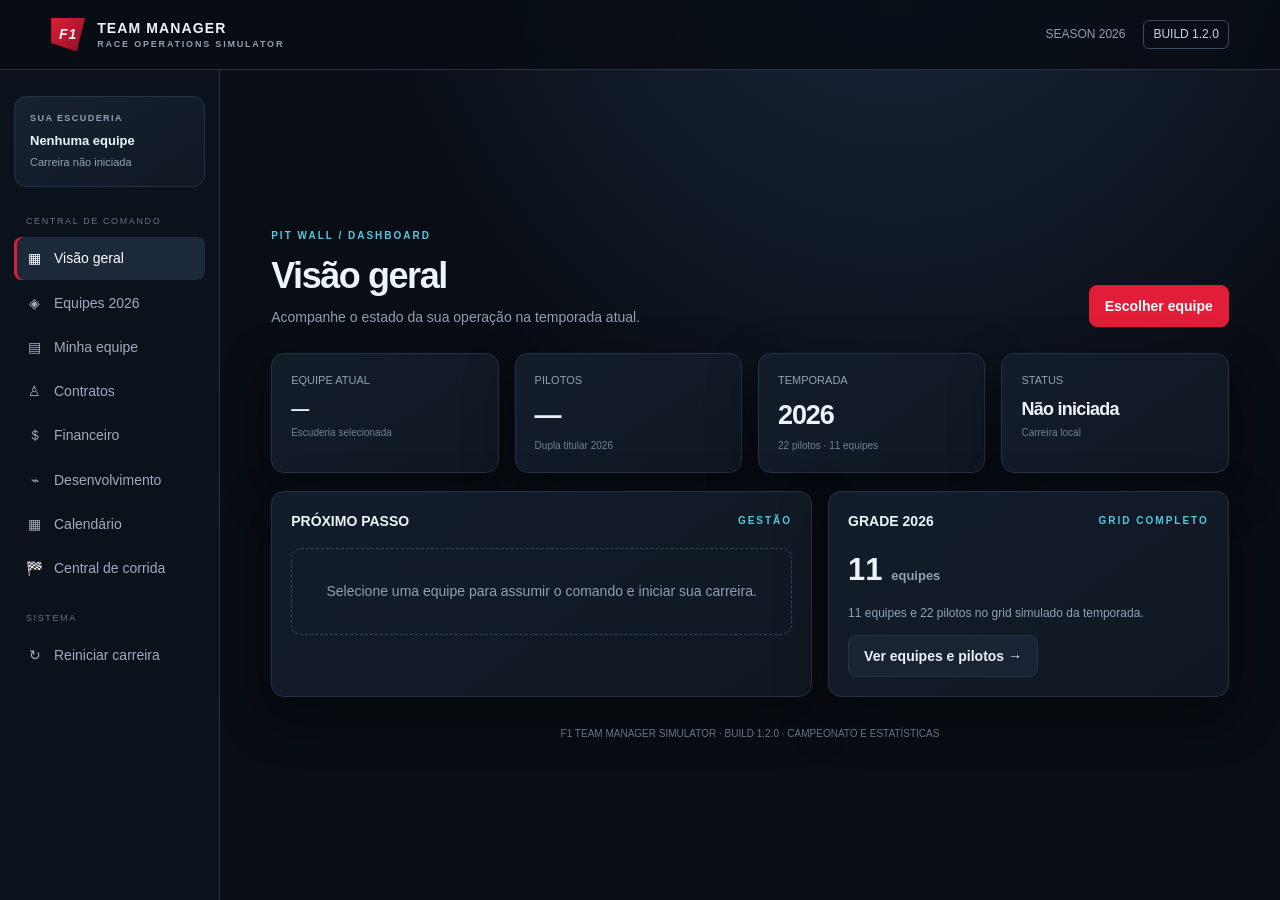
<file: F1-Team-Manager-Simulator-v1.2.html>
<!DOCTYPE html>
<html lang="pt-BR">
<head>
<meta charset="UTF-8">
<meta name="viewport" content="width=device-width, initial-scale=1.0">
<title>F1 Team Manager Simulator · v1.2</title>
<style>
:root{--bg:#090d14;--panel:#111925;--panel2:#151f2d;--line:#263346;--muted:#91a0b5;--text:#edf3fb;--accent:#e11d38;--cyan:#55c7df;--green:#48c78e;--shadow:0 18px 50px #0006}
*{box-sizing:border-box}body{margin:0;background:radial-gradient(ellipse at 70% -20%,#1b2c43 0,transparent 45%),var(--bg);color:var(--text);font:14px/1.45 Inter,Segoe UI,Arial,sans-serif}
button{font:inherit;cursor:pointer}button:focus-visible{outline:2px solid var(--cyan);outline-offset:3px}
.topbar{height:70px;border-bottom:1px solid var(--line);display:flex;align-items:center;justify-content:space-between;padding:0 4vw;background:#090d14dd;position:sticky;top:0;z-index:5;backdrop-filter:blur(14px)}
.brand{display:flex;gap:12px;align-items:center;font-weight:800;letter-spacing:.08em}.brandmark{width:34px;height:34px;background:linear-gradient(135deg,#e11d38,#8d1024);clip-path:polygon(0 0,100% 0,75% 100%,0 75%);display:grid;place-items:center;font-style:italic}
.brand small{display:block;color:var(--muted);font-size:9px;letter-spacing:.2em;font-weight:600}.topright{display:flex;gap:18px;align-items:center;color:var(--muted);font-size:12px}.version{border:1px solid #3a4b62;border-radius:6px;padding:5px 9px;color:#c4d3e6}
.layout{display:grid;grid-template-columns:220px 1fr;min-height:calc(100vh - 70px)}aside{border-right:1px solid var(--line);padding:26px 14px;background:#0c121c}
.team-mini{padding:15px;border:1px solid var(--line);border-radius:12px;margin-bottom:28px;background:linear-gradient(145deg,#172232,#101722)}.team-mini .eyebrow{font-size:9px;color:var(--muted);letter-spacing:.16em}.team-mini strong{display:block;margin-top:7px;font-size:13px}.team-mini span{color:var(--muted);font-size:11px}
.navlabel{font-size:9px;color:#64758c;letter-spacing:.18em;padding:0 12px;margin:22px 0 9px}.nav button{width:100%;border:0;background:transparent;color:#9eacc0;text-align:left;padding:11px 12px;border-radius:8px;margin:2px 0;display:flex;gap:11px;align-items:center}.nav button:hover,.nav button.active{background:#1b293b;color:#fff}.nav button.active{box-shadow:inset 3px 0 var(--accent)}.nav i{width:17px;text-align:center;font-style:normal}
main{padding:34px clamp(20px,4vw,64px);max-width:1600px;width:100%;margin:auto}.eyebrow{font-size:10px;color:var(--cyan);letter-spacing:.2em;font-weight:700}.pagehead{display:flex;justify-content:space-between;align-items:flex-end;gap:20px;margin-bottom:26px}.pagehead h1{font-size:clamp(25px,3vw,36px);margin:7px 0 5px;letter-spacing:-.04em}.sub{color:var(--muted);margin:0}.btn{border:1px solid var(--line);border-radius:8px;padding:10px 15px;color:#eaf1fa;background:#182333;font-weight:650}.btn:hover{background:#24354b}.btn.primary{background:var(--accent);border-color:var(--accent);color:white}.btn.primary:hover{background:#f02c47}.btn:disabled{opacity:.4;cursor:not-allowed}
.grid{display:grid;gap:16px}.stats{grid-template-columns:repeat(4,minmax(0,1fr));margin-bottom:18px}.card{background:linear-gradient(145deg,#131d2a,#101722);border:1px solid var(--line);border-radius:13px;padding:19px;box-shadow:var(--shadow)}.statlabel{color:var(--muted);font-size:11px}.statvalue{font-size:27px;font-weight:800;margin:7px 0 0;letter-spacing:-.04em}.statfoot{font-size:10px;color:#708198;margin-top:3px}
.contentgrid{grid-template-columns:1.35fr 1fr}.cardhead{display:flex;justify-content:space-between;align-items:center;margin-bottom:17px}.cardhead h2{font-size:14px;margin:0}.muted{color:var(--muted)}
.teamgrid{grid-template-columns:repeat(3,minmax(0,1fr))}.teamcard{padding:0;overflow:hidden;cursor:pointer;transition:.18s;border:1px solid var(--line);background:#111a27;border-radius:12px;position:relative}.teamcard:hover{transform:translateY(-3px);border-color:#71839c}.teamcard.selected{outline:2px solid var(--cyan);border-color:var(--cyan)}.teamstripe{height:5px;background:var(--team)}.teambody{padding:16px}.teamtop{display:flex;align-items:center;justify-content:space-between;gap:8px}.teamlogo{width:38px;height:38px;border-radius:9px;background:color-mix(in srgb,var(--team) 22%,#152030);display:grid;place-items:center;font-weight:900;color:white;font-size:12px;border:1px solid color-mix(in srgb,var(--team) 55%,transparent)}.teamname{font-size:13px;font-weight:800;margin:12px 0 3px}.engine{font-size:10px;color:var(--muted)}.drivers{border-top:1px solid #263346;margin-top:13px;padding-top:11px;display:flex;flex-direction:column;gap:5px;font-size:11px}.driverline{display:flex;justify-content:space-between;gap:8px}.driverline span:last-child{color:#9eacc0}
.section{display:none}.section.active{display:block}.notice{border:1px solid #34465d;background:#152234;padding:13px 15px;border-radius:9px;color:#c2d1e3;font-size:12px;margin-bottom:17px}
.selectedhero{border:1px solid var(--line);border-radius:14px;overflow:hidden;background:linear-gradient(120deg,#172333,#0f1722);margin-bottom:18px}.heroaccent{height:7px;background:var(--team)}.heroinside{padding:25px;display:flex;justify-content:space-between;align-items:center;gap:20px}.heroinside h2{font-size:26px;margin:6px 0}.heroinside p{color:var(--muted);margin:0}.heroabbr{font-size:50px;font-weight:900;color:#ffffff20;letter-spacing:-.08em}
.drivercards{grid-template-columns:repeat(2,minmax(0,1fr))}.drivercard{display:flex;align-items:center;gap:14px}.number{font-size:27px;font-weight:900;color:var(--team);width:52px}.drivercard h3{margin:0 0 3px;font-size:14px}.drivercard p{margin:0;color:var(--muted);font-size:11px}
.empty{padding:32px;text-align:center;color:var(--muted);border:1px dashed #34465d;border-radius:10px}
.footer{margin-top:30px;color:#63748b;font-size:10px;text-align:center}
.toast{position:fixed;bottom:20px;right:20px;background:#172638;border:1px solid #3b526d;border-radius:9px;padding:12px 16px;box-shadow:var(--shadow);display:none;z-index:10}
@media(max-width:1050px){.teamgrid{grid-template-columns:repeat(2,1fr)}.stats{grid-template-columns:repeat(2,1fr)}}
@media(max-width:720px){.layout{grid-template-columns:1fr}aside{border-right:0;border-bottom:1px solid var(--line);padding:10px}.team-mini,.navlabel{display:none}.nav{display:flex;overflow:auto;gap:4px}.nav button{white-space:nowrap;width:auto;padding:9px}.nav button.active{box-shadow:inset 0 -3px var(--accent)}main{padding:24px 15px}.contentgrid{grid-template-columns:1fr}.teamgrid{grid-template-columns:1fr}.pagehead{align-items:flex-start;flex-direction:column}.topbar{padding:0 15px}.topright span:first-child{display:none}}

.devgrid{grid-template-columns:repeat(2,minmax(0,1fr));margin-bottom:16px}.devcard{position:relative;overflow:hidden}.devtop{display:flex;justify-content:space-between;gap:12px;align-items:flex-start}.devicon{width:42px;height:42px;border-radius:10px;background:#1c2b3d;display:grid;place-items:center;font-size:20px}.devlevel{font-size:11px;color:var(--cyan);font-weight:700}.devbar{height:7px;background:#253449;border-radius:99px;overflow:hidden;margin:13px 0}.devbar span{display:block;height:100%;background:linear-gradient(90deg,var(--cyan),#3b82f6);border-radius:99px}.devmeta{display:flex;justify-content:space-between;gap:10px;color:var(--muted);font-size:11px}.devcard h3{margin:13px 0 5px}.devcard p{color:var(--muted);font-size:11px;min-height:32px}.projectbox{border:1px solid #36516b;background:linear-gradient(120deg,#172a3d,#121d2a);border-radius:12px;padding:18px;margin-bottom:16px}.money{font-variant-numeric:tabular-nums}.positive{color:var(--green)}.negative{color:#ff7182}.tablewrap{overflow-x:auto}table{width:100%;border-collapse:collapse;font-size:12px}th,td{text-align:left;padding:12px 10px;border-bottom:1px solid var(--line);white-space:nowrap}th{color:var(--muted);font-size:10px;letter-spacing:.1em;font-weight:700}td strong{font-size:12px}.pill{display:inline-block;padding:4px 8px;border-radius:99px;background:#1c2b3d;color:#c4d3e6;font-size:10px}.financegrid{grid-template-columns:repeat(3,minmax(0,1fr));margin-bottom:16px}.actionrow{display:flex;gap:9px;flex-wrap:wrap}.driver-actions{margin-left:auto}.drivercard{flex-wrap:wrap}.drivercard .details{min-width:0}.drivercard .contract-meta{font-size:10px;color:var(--muted);margin-top:5px}

.weekend-stages{display:grid;grid-template-columns:repeat(7,minmax(0,1fr));gap:8px}.weekend-stage{border:1px solid var(--line);border-radius:9px;padding:10px 7px;text-align:center;background:#0e1723;color:var(--muted);font-size:10px}.weekend-stage strong{display:block;color:var(--text);font-size:11px;margin-bottom:4px}.weekend-stage.done{border-color:#347b62;background:#10251f;color:#48c78e}.weekend-stage.current{border-color:var(--cyan);background:#142a38;color:#dff8ff}.weekend-results{max-height:300px;overflow:auto}.weekend-results table{font-size:11px}.weekend-results th,.weekend-results td{padding:7px 9px}
@media(max-width:850px){.weekend-stages{grid-template-columns:repeat(4,minmax(0,1fr))}}

@media(max-width:850px){.financegrid{grid-template-columns:1fr}.devgrid{grid-template-columns:1fr}.driver-actions{margin-left:0}}

/* BUILD 1.1 · Grand Prix Weekend */
.race-layout{display:grid;grid-template-columns:minmax(0,1.7fr) minmax(280px,1fr);gap:16px;align-items:start}
.race-canvas-wrap{background:#07100e;border:1px solid #2b3b45;border-radius:13px;overflow:hidden;position:relative}
#raceCanvas{display:block;width:100%;height:auto;aspect-ratio:900/520}
.race-overlay{position:absolute;left:14px;top:13px;background:#07111ddd;border:1px solid #3b4b58;border-radius:7px;padding:7px 10px;font-size:10px;letter-spacing:.12em;color:#dce7f1}
.race-controls{display:flex;gap:8px;flex-wrap:wrap;margin-top:12px}
.race-controls .btn.selected{border-color:var(--cyan);background:#1c3545}
.race-side{display:grid;gap:14px}
.race-side .card{padding:15px}
.race-statrow{display:flex;justify-content:space-between;gap:12px;padding:8px 0;border-bottom:1px solid var(--line);font-size:12px}
.race-statrow:last-child{border:0}
.race-statrow span{color:var(--muted)}
.race-meter{height:7px;background:#273648;border-radius:99px;overflow:hidden;margin-top:5px}
.race-meter span{display:block;height:100%;background:linear-gradient(90deg,#55c7df,#48c78e);width:0}
.race-table{max-height:490px;overflow:auto}
.race-table table{font-size:11px}
.race-table th,.race-table td{padding:8px 7px}
.race-table tr.own-car{background:#1b2c40}
.race-table tr.own-car td:first-child{border-left:3px solid var(--team,var(--cyan))}
.race-controls-grid{display:grid;grid-template-columns:1fr 1fr;gap:10px}
.race-controls-grid label{display:block;color:var(--muted);font-size:10px;margin-bottom:5px}
.race-controls-grid select{width:100%;padding:10px;border:1px solid var(--line);border-radius:7px;background:#101a27;color:var(--text)}
.race-message{border:1px solid #354a60;background:#142235;border-radius:9px;padding:10px 12px;color:#c7d6e8;font-size:11px;min-height:42px}
.race-result{border:1px solid #42634f;background:#14271f;border-radius:10px;padding:14px;margin-top:12px}
@media(max-width:980px){.race-layout{grid-template-columns:1fr}}
@media(max-width:560px){.race-controls-grid{grid-template-columns:1fr}.race-controls .btn{flex:1}}


/* BUILD 0.8 · Technical car telemetry */
.telemetry-grid{display:grid;grid-template-columns:repeat(5,minmax(0,1fr));gap:10px}
.metric-card{background:#0e1723;border:1px solid #26374b;border-radius:10px;padding:13px;min-width:0}
.metric-top{display:flex;justify-content:space-between;gap:8px;align-items:center;font-size:11px;color:var(--muted)}
.metric-value{font-size:22px;font-weight:850;margin:7px 0 8px;font-variant-numeric:tabular-nums}
.metric-track{height:6px;background:#253449;border-radius:99px;overflow:hidden}
.metric-track span{display:block;height:100%;background:linear-gradient(90deg,var(--cyan),#3b82f6);border-radius:99px}
.telemetry-head{display:flex;justify-content:space-between;align-items:center;gap:12px;margin-bottom:14px}
.telemetry-head h2{font-size:14px;margin:0}
.metric-delta{font-size:10px;color:var(--green);font-weight:700}
.history-list{display:grid;gap:8px}
.history-item{display:flex;justify-content:space-between;gap:12px;align-items:center;padding:10px 12px;border:1px solid var(--line);border-radius:8px;background:#0e1723;font-size:11px}
.history-item strong{display:block;font-size:12px;margin-bottom:3px}
.history-item small{color:var(--muted)}
.comparison-grid{display:grid;grid-template-columns:repeat(2,minmax(0,1fr));gap:12px}
@media(max-width:1050px){.telemetry-grid{grid-template-columns:repeat(3,minmax(0,1fr))}}
@media(max-width:650px){.telemetry-grid{grid-template-columns:repeat(2,minmax(0,1fr))}.comparison-grid{grid-template-columns:1fr}}

</style>
</head>
<body>
<header class="topbar">
 <div class="brand"><div class="brandmark">F1</div><div>TEAM MANAGER<small>RACE OPERATIONS SIMULATOR</small></div></div>
 <div class="topright"><span id="seasonLabel">SEASON 2026</span><span class="version">BUILD 1.2.0</span></div>
</header>
<div class="layout">
<aside>
 <div class="team-mini"><div class="eyebrow">SUA ESCUDERIA</div><strong id="sideTeam">Nenhuma equipe</strong><span id="sideStatus">Carreira não iniciada</span></div>
 <div class="navlabel">CENTRAL DE COMANDO</div>
 <nav class="nav">
  <button class="active" data-page="overview"><i>▦</i> Visão geral</button>
  <button data-page="teams"><i>◈</i> Equipes 2026</button>
  <button data-page="garage"><i>▤</i> Minha equipe</button>
  <button data-page="contracts"><i>♙</i> Contratos</button>
  <button data-page="finance"><i>＄</i> Financeiro</button>
  <button data-page="development"><i>⌁</i> Desenvolvimento</button>
  <button data-page="calendar"><i>▦</i> Calendário</button>
  <button data-page="race"><i>🏁</i> Central de corrida</button>
 </nav>
 <div class="navlabel">SISTEMA</div>
 <nav class="nav"><button id="resetBtn"><i>↻</i> Reiniciar carreira</button></nav>
</aside>
<main>
<section id="overview" class="section active">
 <div class="pagehead"><div><div class="eyebrow">PIT WALL / DASHBOARD</div><h1>Visão geral</h1><p class="sub">Acompanhe o estado da sua operação na temporada atual.</p></div><button class="btn primary" id="chooseTeamBtn">Escolher equipe</button></div>
 <div class="grid stats">
  <div class="card"><div class="statlabel">EQUIPE ATUAL</div><div class="statvalue" id="statTeam" style="font-size:18px">—</div><div class="statfoot">Escuderia selecionada</div></div>
  <div class="card"><div class="statlabel">PILOTOS</div><div class="statvalue" id="statDrivers">—</div><div class="statfoot">Dupla titular 2026</div></div>
  <div class="card"><div class="statlabel">TEMPORADA</div><div class="statvalue" id="overviewSeason">2026</div><div class="statfoot">22 pilotos · 11 equipes</div></div>
  <div class="card"><div class="statlabel">STATUS</div><div class="statvalue" id="statStatus" style="font-size:18px">Não iniciada</div><div class="statfoot">Carreira local</div></div>
 </div>
 <div class="grid contentgrid">
  <div class="card"><div class="cardhead"><h2>PRÓXIMO PASSO</h2><span class="eyebrow">GESTÃO</span></div><div id="nextStep" class="empty">Selecione uma equipe para assumir o comando e iniciar sua carreira.</div></div>
  <div class="card"><div class="cardhead"><h2>GRADE 2026</h2><span class="eyebrow">GRID COMPLETO</span></div><p style="font-size:31px;font-weight:850;margin:0">11 <span class="muted" style="font-size:13px">equipes</span></p><p class="muted" style="font-size:12px">11 equipes e 22 pilotos no grid simulado da temporada.</p><button class="btn" data-goto="teams">Ver equipes e pilotos →</button></div>
 </div>
 <div class="footer">F1 TEAM MANAGER SIMULATOR · BUILD 1.2.0 · CAMPEONATO E ESTATÍSTICAS</div>
</section>
<section id="teams" class="section">
 <div class="pagehead"><div><div class="eyebrow">CONSTRUTORES / 2026</div><h1>Selecione sua equipe</h1><p class="sub">Escolha uma das 11 escuderias para iniciar sua trajetória.</p></div><button class="btn primary" id="takeTeamBtn" disabled>Assumir equipe</button></div>
 <div class="notice">Selecione um cartão para visualizar a equipe. A escolha será salva neste navegador quando você iniciar a carreira.</div>
 <div id="teamGrid" class="grid teamgrid"></div>
</section>
<section id="garage" class="section">
 <div class="pagehead"><div><div class="eyebrow">GARAGEM / ROSTER</div><h1>Minha equipe</h1><p class="sub">Identidade e dupla de pilotos da sua escuderia.</p></div></div>
 <div id="garageContent" class="empty">Você ainda não assumiu uma equipe.</div>
</section>

<section id="contracts" class="section">
 <div class="pagehead"><div><div class="eyebrow">DRIVER MANAGEMENT / CONTRACTS</div><h1>Contratos dos pilotos</h1><p class="sub">Acompanhe salários, duração e renovações da sua dupla.</p></div></div>
 <div class="notice">Os salários e valores de contrato são parâmetros fictícios de gameplay, não salários oficiais dos pilotos.</div>
 <div id="contractsContent" class="grid drivercards"><div class="empty">Assuma uma equipe para gerenciar os contratos.</div></div>
</section>
<section id="finance" class="section">
 <div class="pagehead"><div><div class="eyebrow">TEAM FINANCE / CONTROL</div><h1>Gestão financeira</h1><p class="sub">Controle o caixa e os custos recorrentes da escuderia.</p></div><button class="btn primary" id="advanceMonthBtn">Fechar mês</button></div>
 <div class="notice">Valores simulados para o jogo. Ao fechar o mês, a folha salarial e os custos operacionais são debitados e as receitas de patrocinadores são creditadas.</div>
 <div class="grid financegrid">
  <div class="card"><div class="statlabel">SALDO DISPONÍVEL</div><div class="statvalue money" id="cashValue">—</div><div class="statfoot">Caixa da equipe</div></div>
  <div class="card"><div class="statlabel">FOLHA SALARIAL / MÊS</div><div class="statvalue money" id="payrollValue">—</div><div class="statfoot">Salários dos dois pilotos</div></div>
  <div class="card"><div class="statlabel">CUSTO OPERACIONAL / MÊS</div><div class="statvalue money" id="operatingValue">—</div><div class="statfoot">Estrutura, logística e fábrica</div></div>
 </div>
 <div class="grid contentgrid"><div class="card"><div class="cardhead"><h2>RESUMO DO MÊS</h2><span class="pill" id="monthLabel">Mês 1</span></div><div id="financeSummary" class="muted">Assuma uma equipe para visualizar o financeiro.</div></div><div class="card"><div class="cardhead"><h2>HISTÓRICO FINANCEIRO</h2><span class="eyebrow">TRANSAÇÕES</span></div><div id="transactions" class="muted">Nenhuma movimentação.</div></div></div>
</section>
<section id="development" class="section">
 <div class="pagehead"><div><div class="eyebrow">R&D / ENGENHARIA</div><h1>Desenvolvimento do carro</h1><p class="sub">Invista em áreas técnicas para melhorar o desempenho do seu monoposto.</p></div></div>
 <div class="notice">Sistema de desenvolvimento fictício para gameplay. Cada projeto custa dinheiro e leva um mês para ficar pronto. As melhorias alteram velocidade, curvas, estabilidade, eficiência e gestão dos pneus nas corridas.</div>
 <div class="grid stats">
  <div class="card"><div class="statlabel">DESEMPENHO GERAL</div><div class="statvalue" id="carRating">—</div><div class="statfoot">Índice técnico do carro</div></div>
  <div class="card"><div class="statlabel">PROJETOS CONCLUÍDOS</div><div class="statvalue" id="projectsDone">—</div><div class="statfoot">Evoluções instaladas</div></div>
  <div class="card"><div class="statlabel">PRÓXIMO PROJETO</div><div class="statvalue" id="nextProjectCost" style="font-size:20px">—</div><div class="statfoot">Custo da próxima melhoria</div></div>
  <div class="card"><div class="statlabel">CAIXA DISPONÍVEL</div><div class="statvalue" id="devCash" style="font-size:20px">—</div><div class="statfoot">Orçamento da equipe</div></div>
 </div>
 <div id="activeProject" class="projectbox"><strong>Nenhum projeto em andamento</strong><p class="muted">Escolha uma área abaixo para iniciar o desenvolvimento.</p></div>
 <div id="developmentTelemetry" class="card" style="margin-bottom:16px"><div class="empty">Os dados técnicos aparecerão após assumir uma equipe.</div></div>
 <div id="developmentContent" class="grid devgrid"><div class="empty">Assuma uma equipe para acessar a engenharia.</div></div>
 <div id="developmentHistoryPanel" class="card" style="margin-top:16px"><div class="empty">O histórico será exibido após concluir projetos.</div></div>
</section>

<section id="race" class="section">
 <div class="pagehead"><div><div class="eyebrow">RACE CONTROL / LIVE OPERATIONS</div><h1>Central de corrida</h1><p class="sub">Acompanhe os 22 carros e intervenha na estratégia dos seus dois pilotos.</p></div><span class="pill">SIMULAÇÃO 2D · 12 VOLTAS</span></div>
 <div class="notice">Modo híbrido: o desempenho agora considera a engenharia do carro. Potência favorece retas; aerodinâmica e chassi favorecem curvas e estabilidade; suspensão reduz desgaste dos pneus. Você controla ritmo e pit stops.</div>
 <div id="weekendPanel" class="card" style="margin-bottom:16px">
  <div class="cardhead"><div><div class="eyebrow">GRAND PRIX WEEKEND</div><h2 id="weekendTitle">Fim de semana de GP</h2></div><span class="pill" id="weekendStatus">Preparação</span></div>
  <div id="weekendStages" class="weekend-stages"></div>
  <div id="weekendSessionInfo" class="notice" style="margin:14px 0 0">Conclua as sessões na ordem para liberar a corrida.</div>
  <div id="weekendResults" style="margin-top:14px"></div>
  <div class="actionrow" style="margin-top:14px"><button class="btn primary" id="completeSessionBtn">Concluir sessão</button></div>
 </div>
 <div class="race-layout" id="raceWorkspace" style="display:none">
  <div>
   <div class="race-canvas-wrap"><canvas id="raceCanvas" width="900" height="520" aria-label="Circuito 2D com os carros da corrida"></canvas><div class="race-overlay" id="raceStatus">AGUARDANDO LARGADA</div></div>
   <div class="race-controls">
    <button class="btn primary" id="raceStartBtn">▶ Iniciar corrida</button>
    <button class="btn" id="racePauseBtn" disabled>Ⅱ Pausar</button>
    <button class="btn" id="raceResetBtn">↻ Nova corrida</button>
    <button class="btn selected" id="speed1Btn">1× Realista</button>
    <button class="btn" id="speed2Btn">2×</button>
   </div>
   <div class="grid stats" style="margin-top:14px;grid-template-columns:repeat(3,minmax(0,1fr))">
    <div class="card"><div class="statlabel">VOLTA</div><div class="statvalue" id="raceLap">— / 12</div><div class="statfoot">Progresso da prova</div></div>
    <div class="card"><div class="statlabel">TEMPO DE PROVA</div><div class="statvalue" id="raceClock">00:00</div><div class="statfoot">Tempo simulado</div></div>
    <div class="card"><div class="statlabel">CARROS NA PISTA</div><div class="statvalue" id="raceRunning">22</div><div class="statfoot">Competidores ativos</div></div>
   </div>
   <div class="card" style="margin-top:14px"><div class="cardhead"><h2>CLASSIFICAÇÃO AO VIVO</h2><span class="eyebrow">22 CARROS</span></div><div class="race-table" id="raceLeaderboard"><div class="empty">Inicie uma corrida para carregar a classificação.</div></div></div>
  </div>
  <div class="race-side">
   <div class="card"><div class="cardhead"><h2>ESTRATÉGIA DA EQUIPE</h2><span class="eyebrow">PIT WALL</span></div>
    <div class="race-controls-grid">
     <div><label for="raceDriverSelect">PILOTO CONTROLADO</label><select id="raceDriverSelect"><option value="0">Piloto 1</option><option value="1">Piloto 2</option></select></div>
     <div><label for="racePaceSelect">RITMO DE CORRIDA</label><select id="racePaceSelect"><option value="conservative">Conservador</option><option value="balanced" selected>Equilibrado</option><option value="push">Ataque</option></select></div>
     <div><label for="raceTireSelect">PNEU PARA O PIT STOP</label><select id="raceTireSelect"><option value="soft">Macio</option><option value="medium" selected>Médio</option><option value="hard">Duro</option></select></div>
     <div style="display:flex;align-items:end"><button class="btn primary" style="width:100%" id="pitCallBtn" disabled>Chamar aos boxes</button></div>
    </div>
    <div id="raceDriverStatus" style="margin-top:14px"><div class="empty">Os dados dos pilotos aparecerão durante a corrida.</div></div>
    <div id="raceMessage" class="race-message" style="margin-top:12px">Aguardando a largada. Prepare sua estratégia.</div>
   </div>
   <div class="card"><div class="cardhead"><h2>INFORMAÇÕES DA PROVA</h2><span class="eyebrow">RACE DATA</span></div>
    <div class="race-statrow"><span>Circuito</span><strong>Grand Prix Demo</strong></div>
    <div class="race-statrow"><span>Condição</span><strong>Seco · 24 °C</strong></div>
    <div class="race-statrow"><span>Distância</span><strong>12 voltas</strong></div>
    <div class="race-statrow"><span>Paradas</span><strong id="racePitCount">0</strong></div>
    <div class="race-statrow"><span>Seu melhor resultado</span><strong id="raceBestResult">—</strong></div>
   </div>
   <div class="card"><div class="cardhead"><h2>LEITURA DO CARRO</h2><span class="eyebrow">TELEMETRIA</span></div>
    <div class="statlabel">DESGASTE DOS PNEUS</div><div class="race-meter"><span id="tireMeter"></span></div><div class="race-statrow"><span id="tireLabel">—</span><strong id="tireValue">—</strong></div>
    <div class="statlabel" style="margin-top:12px">COMBUSTÍVEL</div><div class="race-meter"><span id="fuelMeter"></span></div><div class="race-statrow"><span>Combustível restante</span><strong id="fuelValue">—</strong></div>
   </div>
  </div>
 </div>
 <div id="raceResult" class="race-result" style="display:none"></div>
</section>

<section id="calendar" class="section">
 <div class="pagehead"><div><div class="eyebrow">RACE CONTROL / CHAMPIONSHIP</div><h1>Calendário da temporada</h1><p class="sub">Temporada jogável de 12 etapas, estatísticas individuais e histórico de campeonatos.</p></div><div style="display:flex;gap:8px;flex-wrap:wrap"><button class="btn" id="nextSeasonBtn" style="display:none">Iniciar próxima temporada →</button><button class="btn primary" id="calendarRaceBtn" disabled>Ir para a próxima etapa →</button></div></div>
 <div id="calendarSummary" class="grid stats"></div>
 <div class="card"><div class="cardhead"><h2>ETAPAS DO CAMPEONATO</h2><span class="eyebrow">12 ROUNDS</span></div><div id="calendarList"></div></div>
 <div class="grid comparison-grid" style="margin-top:16px"><div class="card"><div class="cardhead"><h2>CAMPEONATO DE PILOTOS</h2><span class="eyebrow">DRIVERS</span></div><div id="driverStandings"></div></div><div class="card"><div class="cardhead"><h2>CAMPEONATO DE CONSTRUTORES</h2><span class="eyebrow">TEAMS</span></div><div id="constructorStandings"></div></div></div>
 <div class="card" style="margin-top:16px"><div class="cardhead"><h2>HISTÓRICO DE TEMPORADAS</h2><span class="eyebrow">SEASON ARCHIVE</span></div><div id="seasonHistory"></div></div>
</section>
</main>
</div>
<div class="toast" id="toast" role="status" aria-live="polite"></div>
<script>
const TEAMS = [
 {id:"mclaren",name:"McLaren",full:"McLaren Mastercard F1 Team",abbr:"MCL",color:"#ff8700",engine:"Mercedes",drivers:[["1","Lando Norris","Reino Unido"],["81","Oscar Piastri","Austrália"]]},
 {id:"mercedes",name:"Mercedes",full:"Mercedes-AMG PETRONAS F1 Team",abbr:"MER",color:"#00a19c",engine:"Mercedes",drivers:[["63","George Russell","Reino Unido"],["12","Kimi Antonelli","Itália"]]},
 {id:"redbull",name:"Red Bull Racing",full:"Oracle Red Bull Racing",abbr:"RBR",color:"#3671c6",engine:"Red Bull Ford",drivers:[["3","Max Verstappen","Países Baixos"],["6","Isack Hadjar","França"]]},
 {id:"ferrari",name:"Ferrari",full:"Scuderia Ferrari HP",abbr:"FER",color:"#e80020",engine:"Ferrari",drivers:[["16","Charles Leclerc","Mônaco"],["44","Lewis Hamilton","Reino Unido"]]},
 {id:"williams",name:"Williams",full:"Atlassian Williams F1 Team",abbr:"WIL",color:"#1868db",engine:"Mercedes",drivers:[["23","Alexander Albon","Tailândia"],["55","Carlos Sainz","Espanha"]]},
 {id:"racingbulls",name:"Racing Bulls",full:"Visa Cash App Racing Bulls",abbr:"VCARB",color:"#6692ff",engine:"Red Bull Ford",drivers:[["30","Liam Lawson","Nova Zelândia"],["41","Arvid Lindblad","Reino Unido"]]},
 {id:"astonmartin",name:"Aston Martin",full:"Aston Martin Aramco F1 Team",abbr:"AMR",color:"#00665e",engine:"Honda",drivers:[["14","Fernando Alonso","Espanha"],["18","Lance Stroll","Canadá"]]},
 {id:"haas",name:"Haas",full:"TGR Haas F1 Team",abbr:"HAA",color:"#b6babd",engine:"Ferrari",drivers:[["31","Esteban Ocon","França"],["87","Oliver Bearman","Reino Unido"]]},
 {id:"audi",name:"Audi",full:"Audi Revolut F1 Team",abbr:"AUD",color:"#d8dce2",engine:"Audi",drivers:[["27","Nico Hülkenberg","Alemanha"],["5","Gabriel Bortoleto","Brasil"]]},
 {id:"alpine",name:"Alpine",full:"BWT Alpine F1 Team",abbr:"ALP",color:"#ff69b4",engine:"Mercedes",drivers:[["10","Pierre Gasly","França"],["43","Franco Colapinto","Argentina"]]},
 {id:"cadillac",name:"Cadillac",full:"Cadillac Formula 1 Team",abbr:"CAD",color:"#d6bd83",engine:"Ferrari",drivers:[["11","Sergio Pérez","México"],["77","Valtteri Bottas","Finlândia"]]}
];
// Parâmetros de jogo fictícios: ratings e salários não representam contratos reais.
const DRIVER_GAME_DATA={
 "Lando Norris":[94,6.0],"Oscar Piastri":[92,5.2],"George Russell":[91,5.0],"Kimi Antonelli":[84,2.0],"Max Verstappen":[97,7.0],"Isack Hadjar":[82,1.5],"Charles Leclerc":[94,6.2],"Lewis Hamilton":[93,6.5],"Alexander Albon":[87,3.0],"Carlos Sainz":[90,4.8],"Liam Lawson":[83,1.8],"Arvid Lindblad":[78,1.0],"Fernando Alonso":[91,4.0],"Lance Stroll":[82,2.5],"Esteban Ocon":[86,3.2],"Oliver Bearman":[83,1.8],"Nico Hülkenberg":[86,3.0],"Gabriel Bortoleto":[82,1.6],"Pierre Gasly":[88,3.5],"Franco Colapinto":[80,1.4],"Sergio Pérez":[88,3.8],"Valtteri Bottas":[87,3.4]
};
const TEAM_BUDGET={mclaren:145,mercedes:140,redbull:142,ferrari:143,williams:85,racingbulls:78,astonmartin:105,haas:72,audi:95,alpine:82,cadillac:90};
// Base técnica fictícia por equipe. Os projetos de P&D evoluem estes valores.
const TEAM_BASE_CAR={
 mclaren:{speed:87,cornering:88,stability:86,efficiency:85,tires:86},
 mercedes:{speed:86,cornering:86,stability:88,efficiency:87,tires:86},
 redbull:{speed:88,cornering:87,stability:85,efficiency:83,tires:84},
 ferrari:{speed:87,cornering:88,stability:85,efficiency:84,tires:83},
 williams:{speed:79,cornering:78,stability:79,efficiency:80,tires:78},
 racingbulls:{speed:77,cornering:78,stability:77,efficiency:76,tires:77},
 astonmartin:{speed:81,cornering:82,stability:81,efficiency:80,tires:79},
 haas:{speed:77,cornering:76,stability:77,efficiency:77,tires:76},
 audi:{speed:79,cornering:80,stability:79,efficiency:78,tires:79},
 alpine:{speed:78,cornering:79,stability:77,efficiency:78,tires:77},
 cadillac:{speed:76,cornering:76,stability:76,efficiency:76,tires:76}
};
const SEASON_CALENDAR=[
 {id:'bahrain',name:'GP do Bahrein',country:'Bahrein',circuit:'Bahrain International Circuit',laps:12},
 {id:'jeddah',name:'GP da Arábia Saudita',country:'Arábia Saudita',circuit:'Jeddah Corniche Circuit',laps:12},
 {id:'australia',name:'GP da Austrália',country:'Austrália',circuit:'Albert Park',laps:12},
 {id:'japan',name:'GP do Japão',country:'Japão',circuit:'Suzuka International Racing Course',laps:12},
 {id:'miami',name:'GP de Miami',country:'Estados Unidos',circuit:'Miami International Autodrome',laps:12},
 {id:'monaco',name:'GP de Mônaco',country:'Mônaco',circuit:'Circuit de Monaco',laps:12},
 {id:'spain',name:'GP da Espanha',country:'Espanha',circuit:'Circuit de Barcelona-Catalunya',laps:12},
 {id:'britain',name:'GP da Grã-Bretanha',country:'Reino Unido',circuit:'Silverstone Circuit',laps:12},
 {id:'belgium',name:'GP da Bélgica',country:'Bélgica',circuit:'Circuit de Spa-Francorchamps',laps:12},
 {id:'italy',name:'GP da Itália',country:'Itália',circuit:'Autodromo Nazionale Monza',laps:12},
 {id:'singapore',name:'GP de Singapura',country:'Singapura',circuit:'Marina Bay Street Circuit',laps:12},
 {id:'abu-dhabi',name:'GP de Abu Dhabi',country:'Emirados Árabes Unidos',circuit:'Yas Marina Circuit',laps:12}
];
const STORE="ftms_v05_career"; const OLD_STORE="ftms_v04_career"; const LEGACY_STORE="ftms_v03_career";
let selectedId=null,career=null; const $=id=>document.getElementById(id);
const money=n=>new Intl.NumberFormat('pt-BR',{style:'currency',currency:'USD',maximumFractionDigits:1,notation:'compact'}).format(n*1e6);
function team(id){return TEAMS.find(t=>t.id===id)}
function toast(msg){const el=$("toast");el.textContent=msg;el.style.display="block";clearTimeout(toast.timer);toast.timer=setTimeout(()=>el.style.display="none",2600)}
function escapeHTML(value){return String(value??"").replace(/[&<>"']/g,ch=>({"&":"&amp;","<":"&lt;",">":"&gt;",'"':"&quot;","'":"&#39;"}[ch]));}
function save(){try{localStorage.setItem(STORE,JSON.stringify(career));return true;}catch(e){toast("Não foi possível salvar neste navegador.");return false;}}
function normalizeCareer(data){
 if(!data||typeof data!=="object"||!team(data.teamId))return null;
 const base=makeCareer(data.teamId);
 const number=(value,fallback,min=0)=>{const n=Number(value);return Number.isFinite(n)&&n>=min?n:fallback;};
 const normalized={...base,...data};
 normalized.season=Math.max(2026,Math.floor(number(data.season,2026,2026)));
 normalized.month=Math.floor(number(data.month,1,1));
 normalized.cash=number(data.cash,base.cash);
 normalized.operatingCost=number(data.operatingCost,base.operatingCost);
 normalized.sponsorIncome=number(data.sponsorIncome,base.sponsorIncome);
 normalized.contracts=base.contracts.map(driver=>{const saved=Array.isArray(data.contracts)?data.contracts.find(c=>String(c.number)===driver.number):null;return {...driver,salary:number(saved?.salary,driver.salary),years:Math.min(5,Math.max(1,Math.floor(number(saved?.years,driver.years,1))))};});
 normalized.development={};
 for(const key of Object.keys(DEV_PARTS)){const level=number(data.development?.[key],1,1);normalized.development[key]=Math.min(5,Math.floor(level));}
 normalized.transactions=Array.isArray(data.transactions)?data.transactions.slice(0,100).filter(x=>x&&typeof x==="object").map(x=>({label:String(x.label??"Movimentação" ).slice(0,120),amount:number(x.amount,0),type:["income","expense","info"].includes(x.type)?x.type:"info",month:Math.max(1,Math.floor(number(x.month,1,1)))})):base.transactions;
 normalized.developmentHistory=Array.isArray(data.developmentHistory)?data.developmentHistory.slice(-40).filter(x=>x&&typeof x==="object"&&DEV_PARTS[x.key]).map(x=>{const snapshot=value=>value&&typeof value==="object"?{speed:number(value.speed,0),cornering:number(value.cornering,0),stability:number(value.stability,0),efficiency:number(value.efficiency,0),tires:number(value.tires,0),overall:number(value.overall,0)}:null;return {key:x.key,name:DEV_PARTS[x.key].name,level:Math.min(5,Math.max(1,Math.floor(number(x.level,1,1)))),month:Math.max(1,Math.floor(number(x.month,1,1))),before:snapshot(x.before),after:snapshot(x.after)};}):[];
 normalized.projectsDone=Math.max(0,Math.floor(number(data.projectsDone,normalized.developmentHistory.length)));
 normalized.teamPoints=Math.max(0,number(data.teamPoints,0));
 const savedCalendar=data.calendar&&typeof data.calendar==='object'?data.calendar:{};
 const completed=Array.isArray(savedCalendar.completedRounds)?savedCalendar.completedRounds.map(v=>Math.floor(number(v,-1,0))).filter(v=>v>=0&&v<SEASON_CALENDAR.length):[];
 normalized.calendar={currentRound:Math.min(SEASON_CALENDAR.length,Math.max(0,Math.floor(number(savedCalendar.currentRound,completed.length,0)))),completedRounds:[...new Set(completed)].sort((a,b)=>a-b),seasonComplete:!!savedCalendar.seasonComplete};
 const savedWeekend=data.weekend&&typeof data.weekend==='object'?data.weekend:null;
 normalized.weekend=savedWeekend&&Number.isInteger(savedWeekend.round)&&savedWeekend.round>=0&&savedWeekend.round<SEASON_CALENDAR.length?{
  round:savedWeekend.round,sessionIndex:Math.min(7,Math.max(0,Math.floor(number(savedWeekend.sessionIndex,0,0)))),
  practiceResults:savedWeekend.practiceResults&&typeof savedWeekend.practiceResults==='object'?savedWeekend.practiceResults:{},
  qualifying:savedWeekend.qualifying&&typeof savedWeekend.qualifying==='object'?savedWeekend.qualifying:{Q1:[],Q2:[],Q3:[]},
  gridOrder:Array.isArray(savedWeekend.gridOrder)?savedWeekend.gridOrder.filter(name=>RACE_DRIVERS.some(d=>d.name===name)).slice(0,22):[],
  setupBonus:Math.max(0,Math.min(.012,number(savedWeekend.setupBonus,0))),raceSnapshot:savedWeekend.raceSnapshot&&typeof savedWeekend.raceSnapshot==='object'&&Array.isArray(savedWeekend.raceSnapshot.cars)?{round:Math.floor(number(savedWeekend.raceSnapshot.round,-1,-1)),eventId:String(savedWeekend.raceSnapshot.eventId||'').slice(0,40),elapsed:number(savedWeekend.raceSnapshot.elapsed,0),cars:savedWeekend.raceSnapshot.cars.slice(0,22).filter(x=>x&&typeof x.name==='string').map(x=>({name:x.name.slice(0,60),progress:number(x.progress,0,-1),wear:Math.max(0,Math.min(1,number(x.wear,0))),fuel:Math.max(0,Math.min(100,number(x.fuel,100))),tire:['soft','medium','hard'].includes(x.tire)?x.tire:'medium',pace:['push','balanced','conservative'].includes(x.pace)?x.pace:'balanced',pitRequested:!!x.pitRequested,pitTimer:Math.max(0,number(x.pitTimer,0)),pitStops:Math.max(0,Math.floor(number(x.pitStops,0))),finished:!!x.finished,finishTime:Number.isFinite(Number(x.finishTime))?Number(x.finishTime):null,requestedTire:['soft','medium','hard'].includes(x.requestedTire)?x.requestedTire:null,nextTire:['soft','medium','hard'].includes(x.nextTire)?x.nextTire:null}))}:null,completed:!!savedWeekend.completed
 }:null;
 normalized.raceHistory=Array.isArray(data.raceHistory)?data.raceHistory.slice(0,100).filter(x=>x&&typeof x==="object").map(x=>({...x,round:Number.isInteger(x.round)?x.round:null,circuit:String(x.circuit||"Etapa anterior").slice(0,80),month:Math.max(1,Math.floor(number(x.month,1,1))),points:Math.max(0,number(x.points,0)),poleDriver:typeof x.poleDriver==="string"?x.poleDriver.slice(0,60):null,positions:Array.isArray(x.positions)?x.positions.filter(pos=>pos&&typeof pos.name==="string").map(pos=>({name:pos.name.slice(0,60),position:Math.max(1,Math.floor(number(pos.position,1,1)))})):[],driverResults:Array.isArray(x.driverResults)?x.driverResults.filter(d=>d&&typeof d.name==="string").slice(0,22).map(d=>({name:d.name.slice(0,60),teamId:String(d.teamId||"").slice(0,40),team:String(d.team||"Equipe").slice(0,60),position:Math.max(1,Math.floor(number(d.position,99,1))),points:Math.max(0,number(d.points,0))})):[]})):[ ];
 normalized.seasonHistory=Array.isArray(data.seasonHistory)?data.seasonHistory.slice(-30).filter(x=>x&&typeof x==="object"&&Number.isInteger(x.season)).map(x=>({season:x.season,champion:String(x.champion||"—").slice(0,60),constructorChampion:String(x.constructorChampion||"—").slice(0,60),races:Math.max(0,Math.floor(number(x.races,0))),drivers:Array.isArray(x.drivers)?x.drivers.slice(0,22).map(d=>({name:String(d.name||"—").slice(0,60),team:String(d.team||"—").slice(0,60),points:Math.max(0,number(d.points,0)),wins:Math.max(0,Math.floor(number(d.wins,0))),podiums:Math.max(0,Math.floor(number(d.podiums,0))),poles:Math.max(0,Math.floor(number(d.poles,0))),starts:Math.max(0,Math.floor(number(d.starts,0))),best:Math.max(1,Math.floor(number(d.best,99,1))),average:number(d.average,0)})):[],constructors:Array.isArray(x.constructors)?x.constructors.slice(0,11).map(t=>({team:String(t.team||"—").slice(0,60),points:Math.max(0,number(t.points,0)),wins:Math.max(0,Math.floor(number(t.wins,0))),podiums:Math.max(0,Math.floor(number(t.podiums,0)))})):[]})):[];
 const project=data.activeProject;
 normalized.activeProject=project&&DEV_PARTS[project.key]&&Math.floor(number(project.targetLevel,0,1))===normalized.development[project.key]+1&&normalized.development[project.key]<5?{key:project.key,name:DEV_PARTS[project.key].name,targetLevel:normalized.development[project.key]+1,cost:number(project.cost,devCostForLevel(project.key,normalized.development[project.key])),startedMonth:Math.max(1,Math.floor(number(project.startedMonth,normalized.month,1)))}:null;
 return normalized;
}
function devCostForLevel(key,level){return +(DEV_PARTS[key].base*Math.pow(level,1.55)).toFixed(1);}
function load(){
 career=null;
 try{career=normalizeCareer(JSON.parse(localStorage.getItem(STORE)||"null"));}catch(e){career=null;}
 if(!career){try{const old=JSON.parse(localStorage.getItem(OLD_STORE)||localStorage.getItem(LEGACY_STORE)||"null");career=normalizeCareer(old);if(career)save();}catch(e){career=null;}}
}
function makeCareer(id){const t=team(id);const contracts=t.drivers.map(d=>{const data=DRIVER_GAME_DATA[d[1]]||[80,2];return {number:d[0],name:d[1],nationality:d[2],rating:data[0],salary:data[1],years:2};});return {teamId:id,season:2026,seasonHistory:[],calendar:{currentRound:0,completedRounds:[],seasonComplete:false},weekend:null,createdAt:new Date().toISOString(),status:"Carreira iniciada",month:1,cash:TEAM_BUDGET[id],operatingCost:TEAM_BUDGET[id]*.055, sponsorIncome:TEAM_BUDGET[id]*.09,contracts,transactions:[{label:"Investimento inicial da equipe",amount:TEAM_BUDGET[id],type:"income",month:1}],development:{aero:1,power:1,chassis:1,suspension:1},developmentHistory:[],projectsDone:0,activeProject:null,teamPoints:0,raceHistory:[]};}
function renderTeams(){$("teamGrid").innerHTML=TEAMS.map(t=>`<article class="teamcard ${selectedId===t.id?'selected':''}" data-team="${t.id}" style="--team:${t.color}" tabindex="0" role="button" aria-pressed="${selectedId===t.id}" aria-label="Selecionar ${t.name}"><div class="teamstripe"></div><div class="teambody"><div class="teamtop"><div class="teamlogo">${t.abbr}</div><span class="muted" style="font-size:10px">2026</span></div><div class="teamname">${t.name}</div><div class="engine">UNIDADE DE POTÊNCIA · ${t.engine}</div><div class="drivers">${t.drivers.map(d=>`<div class="driverline"><span>${d[1]}</span><span>#${d[0]}</span></div>`).join("")}</div></div></article>`).join("");document.querySelectorAll("[data-team]").forEach(el=>{el.addEventListener("click",()=>selectTeam(el.dataset.team));el.addEventListener("keydown",e=>{if(e.key==="Enter"||e.key===" "){e.preventDefault();selectTeam(el.dataset.team)}})});$("takeTeamBtn").disabled=!selectedId;}
function selectTeam(id){selectedId=id;renderTeams();toast(team(id).name+" selecionada.");}
function startCareer(){if(!selectedId)return;if(career&&!confirm("Iniciar outra carreira? O progresso atual será substituído."))return;stopRaceTimer();race=null;career=makeCareer(selectedId);save();renderAll();showPage("overview");toast("Você assumiu a "+team(selectedId).name+"!");}
function showPage(page){document.querySelectorAll(".section").forEach(s=>s.classList.toggle("active",s.id===page));document.querySelectorAll(".nav [data-page]").forEach(b=>b.classList.toggle("active",b.dataset.page===page));if(page==="teams")renderTeams();if(page==="finance"||page==="contracts"||page==="development"||page==="race")renderAll();if(page==="calendar")renderCalendar();if(page==="race"){ensureWeekend();renderWeekend();if(career?.weekend?.sessionIndex===6&&!race)createRace();drawRaceTrack();}}
function payroll(){return career?career.contracts.reduce((sum,c)=>sum+c.salary/12,0):0;}
function renderContracts(t){const el=$("contractsContent");if(!t){el.innerHTML='<div class="empty">Assuma uma equipe para gerenciar os contratos.</div>';return;}el.innerHTML=career.contracts.map(c=>`<div class="card drivercard" style="--team:${t.color}"><div class="number">#${c.number}</div><div class="details"><h3>${escapeHTML(c.name)}</h3><p class="muted" style="margin:0;font-size:11px">${escapeHTML(c.nationality)} · Nota ${c.rating}/100</p><div class="contract-meta">Salário: <strong>${money(c.salary)}/ano</strong> · Duração restante: <strong>${c.years} ano(s)</strong></div></div><div class="driver-actions"><button class="btn" data-renew="${c.number}">Renovar +1 ano</button></div></div>`).join('');el.querySelectorAll('[data-renew]').forEach(b=>b.addEventListener('click',()=>renewContract(b.dataset.renew)));}
function renewContract(number){const c=career?.contracts.find(x=>x.number===number);if(!c)return;if(c.years>=5){toast("Contrato já está no limite de 5 anos.");return;}if(!confirm(`Renovar ${c.name} por mais um ano? O salário anual aumenta 10%.`))return;const old=c.salary;c.years++;c.salary=+(c.salary*1.10).toFixed(2);career.transactions.unshift({label:`Contrato renovado: ${c.name} (salário +10%)`,amount:0,type:'info',month:career.month});save();renderAll();toast("Contrato renovado.");}
const DEV_PARTS={
 aero:{name:"Aerodinâmica",icon:"◈",desc:"Melhora a eficiência em curvas e a estabilidade em alta velocidade.",base:8.5,stat:"Eficiência aerodinâmica"},
 power:{name:"Unidade de potência",icon:"ϟ",desc:"Aumenta a entrega de potência e a velocidade em retas.",base:10,stat:"Potência"},
 chassis:{name:"Chassi",icon:"▱",desc:"Reduz o peso e melhora o equilíbrio geral do carro.",base:7.5,stat:"Equilíbrio"},
 suspension:{name:"Suspensão",icon:"⌁",desc:"Melhora a tração, a estabilidade e o comportamento em zebras.",base:6.5,stat:"Dirigibilidade"}
};
function devLevel(key){return career?.development?.[key]||1;}
function devCost(key){return +(DEV_PARTS[key].base*Math.pow(devLevel(key),1.55)).toFixed(1);}
function clampStat(n){return Math.max(50,Math.min(100,Math.round(n)));}
function carMetrics(levels=career?.development||{},teamId=career?.teamId){
 const base=TEAM_BASE_CAR[teamId]||{speed:70,cornering:70,stability:70,efficiency:70,tires:70};
 const lv={aero:1,power:1,chassis:1,suspension:1,...levels};
 const stats={
  speed:clampStat(base.speed+(lv.power-1)*4.0+(lv.aero-1)*0.8),
  cornering:clampStat(base.cornering+(lv.aero-1)*4.0+(lv.suspension-1)*1.0),
  stability:clampStat(base.stability+(lv.chassis-1)*4.0+(lv.suspension-1)*1.2),
  efficiency:clampStat(base.efficiency+(lv.aero-1)*2.0+(lv.power-1)*1.0),
  tires:clampStat(base.tires+(lv.suspension-1)*4.0+(lv.chassis-1)*1.0)
 };
 stats.overall=Math.round((stats.speed+stats.cornering+stats.stability+stats.efficiency+stats.tires)/5);
 return stats;
}
function carScore(){return career?carMetrics().overall:0;}
const METRIC_LABELS={speed:'Velocidade',cornering:'Curvas',stability:'Estabilidade',efficiency:'Eficiência',tires:'Gestão de pneus'};
function metricCardsHTML(stats,compare=null){return Object.entries(METRIC_LABELS).map(([key,label])=>{const delta=compare?stats[key]-compare[key]:0;return `<div class="metric-card"><div class="metric-top"><span>${label}</span>${compare?`<span class="metric-delta">${delta>0?'+' : ''}${delta||'—'}</span>`:''}</div><div class="metric-value">${stats[key]}<small style="font-size:11px;color:var(--muted)">/100</small></div><div class="metric-track"><span style="width:${stats[key]}%"></span></div></div>`;}).join('');}
function renderTelemetry(containerId,showHistory=false){const el=$(containerId);if(!el)return;if(!career){el.innerHTML='<div class="empty">Assuma uma equipe para visualizar os dados técnicos.</div>';return;}const current=carMetrics(),base=carMetrics({aero:1,power:1,chassis:1,suspension:1});const history=career.developmentHistory||[];el.innerHTML=`<div class="telemetry-head"><div><div class="eyebrow">CAR DATA / TELEMETRIA</div><h2>Pacote técnico atual · ${current.overall}/100</h2></div><span class="pill">${history.length} evolução(ões) registrada(s)</span></div><div class="telemetry-grid">${metricCardsHTML(current,base)}</div>${showHistory?`<div style="margin-top:18px"><div class="cardhead"><h2>HISTÓRICO DE DESENVOLVIMENTO</h2><span class="eyebrow">R&D LOG</span></div>${history.length?`<div class="history-list">${history.slice().reverse().slice(0,8).map(h=>`<div class="history-item"><div><strong>${escapeHTML(h.name)} · Nível ${h.level}</strong><small>Concluído no mês ${h.month}</small></div><span class="metric-delta">${h.before?.overall??'—'} → ${h.after?.overall??'—'} geral</span></div>`).join('')}</div>`:'<div class="empty">As melhorias concluídas aparecerão aqui.</div>'}</div>`:''}`;}

function startDevelopment(key){
 if(!career){toast("Inicie uma carreira antes de desenvolver o carro.");return false;}
 const part=DEV_PARTS[key];
 if(!part){toast("Área de desenvolvimento inválida.");return false;}
 const level=devLevel(key);
 if(career.activeProject){toast("Já existe um projeto em andamento. Feche o mês para concluí-lo.");return false;}
 if(level>=5){toast("Esta área já atingiu o nível máximo.");return false;}
 const cash=Number(career.cash);
 const cost=devCost(key);
 if(!Number.isFinite(cash)||cash<cost){toast("Saldo insuficiente para este projeto.");return false;}
 // A ação é executada diretamente no clique. O custo e o projeto são persistidos juntos.
 career.cash=+(cash-cost).toFixed(2);
 career.activeProject={key,name:part.name,targetLevel:level+1,cost,startedMonth:career.month};
 career.transactions=Array.isArray(career.transactions)?career.transactions:[];
 career.transactions.unshift({label:`Projeto iniciado: ${part.name} nível ${level+1}`,amount:-cost,type:"expense",month:career.month});
 career.transactions=career.transactions.slice(0,30);
 save();
 renderAll();
 showPage("development");
 toast(`${part.name}: projeto iniciado. Investimento de ${money(cost)} registrado.`);
 return true;
}
function renderDevelopment(t){const content=$("developmentContent");if(!t){content.innerHTML='<div class="empty">Assuma uma equipe para acessar a engenharia.</div>';$('carRating').textContent=$('projectsDone').textContent=$('nextProjectCost').textContent=$('devCash').textContent='—';$('activeProject').innerHTML='<strong>Nenhum projeto em andamento</strong><p class="muted">Assuma uma equipe para começar a desenvolver o carro.</p>';renderTelemetry('developmentTelemetry');renderDevelopmentHistory();return;}
 $('carRating').textContent=carScore()+"/100";$('projectsDone').textContent=career.projectsDone||0;$('devCash').textContent=money(career.cash);const costs=Object.keys(DEV_PARTS).filter(k=>devLevel(k)<5).map(devCost);$('nextProjectCost').textContent=costs.length?money(Math.min(...costs)):"Nível máximo";
 const active=career.activeProject;$('activeProject').innerHTML=active?`<div class="eyebrow">PROJETO EM ANDAMENTO · MÊS ${active.startedMonth}</div><h3>${escapeHTML(active.name)} · Nível ${active.targetLevel}</h3><p class="muted">Investimento de ${money(active.cost)}. Feche o mês para concluir e instalar a melhoria.</p><div class="devbar"><span style="width:55%"></span></div><small class="muted">Desenvolvimento em andamento</small>`:'<div class="eyebrow">CENTRO DE ENGENHARIA</div><strong>Nenhum projeto em andamento</strong><p class="muted">Selecione uma área para iniciar uma melhoria. O custo será debitado imediatamente.</p>';
 content.innerHTML=Object.entries(DEV_PARTS).map(([key,p])=>{const level=devLevel(key),cost=devCost(key),max=level>=5,activeKey=active?.key===key;const metricImpact={aero:'Curvas + eficiência',power:'Velocidade em retas',chassis:'Estabilidade geral',suspension:'Pneus + tração'}[key];return `<article class="card devcard"><div class="devtop"><div class="devicon">${p.icon}</div><div class="devlevel">NÍVEL ${level}/5</div></div><h3>${p.name}</h3><p>${p.desc}</p><div class="devbar"><span style="width:${level*20}%"></span></div><div class="devmeta"><span>${metricImpact}</span><strong>${level*20}%</strong></div><div class="actionrow" style="margin-top:15px"><button type="button" class="btn primary" data-upgrade="${key}" ${max||active?'disabled':''}>${max?'Nível máximo':activeKey?'Projeto ativo':active?'Outro projeto ativo':'Desenvolver · '+money(cost)}</button></div></article>`}).join('');renderTelemetry('developmentTelemetry');renderDevelopmentHistory();}

function renderDevelopmentHistory(){const el=$('developmentHistoryPanel');if(!el)return;const history=career?.developmentHistory||[];el.innerHTML=`<div class="cardhead"><h2>HISTÓRICO DE EVOLUÇÃO</h2><span class="eyebrow">R&D LOG</span></div>${history.length?`<div class="history-list">${history.slice().reverse().map(h=>`<div class="history-item"><div><strong>${escapeHTML(h.name)} · Nível ${h.level}</strong><small>Concluído no mês ${h.month}</small></div><span class="metric-delta">${h.before?.overall??'—'} → ${h.after?.overall??'—'} geral</span></div>`).join('')}</div>`:'<div class="empty">As melhorias concluídas aparecerão aqui.</div>'}`;}

// --- Race Simulation 0.6: 2D top-down, strategy-driven hybrid mode ---
const RACE_LAPS=12, RACE_LAP_MS=24000;
const RACE_DRIVERS=[
 {teamId:'mclaren',team:'McLaren',color:'#ff8700',name:'Lando Norris',rating:94,number:1},{teamId:'mclaren',team:'McLaren',color:'#ff8700',name:'Oscar Piastri',rating:92,number:81},
 {teamId:'mercedes',team:'Mercedes',color:'#00a19c',name:'George Russell',rating:91,number:63},{teamId:'mercedes',team:'Mercedes',color:'#00a19c',name:'Kimi Antonelli',rating:84,number:12},
 {teamId:'redbull',team:'Red Bull',color:'#3671c6',name:'Max Verstappen',rating:97,number:3},{teamId:'redbull',team:'Red Bull',color:'#3671c6',name:'Isack Hadjar',rating:82,number:6},
 {teamId:'ferrari',team:'Ferrari',color:'#e80020',name:'Charles Leclerc',rating:94,number:16},{teamId:'ferrari',team:'Ferrari',color:'#e80020',name:'Lewis Hamilton',rating:93,number:44},
 {teamId:'williams',team:'Williams',color:'#1868db',name:'Alexander Albon',rating:87,number:23},{teamId:'williams',team:'Williams',color:'#1868db',name:'Carlos Sainz',rating:90,number:55},
 {teamId:'racingbulls',team:'Racing Bulls',color:'#6692ff',name:'Liam Lawson',rating:83,number:30},{teamId:'racingbulls',team:'Racing Bulls',color:'#6692ff',name:'Arvid Lindblad',rating:78,number:41},
 {teamId:'astonmartin',team:'Aston Martin',color:'#00665e',name:'Fernando Alonso',rating:91,number:14},{teamId:'astonmartin',team:'Aston Martin',color:'#00665e',name:'Lance Stroll',rating:82,number:18},
 {teamId:'haas',team:'Haas',color:'#b6babd',name:'Esteban Ocon',rating:86,number:31},{teamId:'haas',team:'Haas',color:'#b6babd',name:'Oliver Bearman',rating:83,number:87},
 {teamId:'audi',team:'Audi',color:'#d8dce2',name:'Nico Hülkenberg',rating:86,number:27},{teamId:'audi',team:'Audi',color:'#d8dce2',name:'Gabriel Bortoleto',rating:82,number:5},
 {teamId:'alpine',team:'Alpine',color:'#ff69b4',name:'Pierre Gasly',rating:88,number:10},{teamId:'alpine',team:'Alpine',color:'#ff69b4',name:'Franco Colapinto',rating:80,number:43},
 {teamId:'cadillac',team:'Cadillac',color:'#d6bd83',name:'Sergio Pérez',rating:88,number:11},{teamId:'cadillac',team:'Cadillac',color:'#d6bd83',name:'Valtteri Bottas',rating:87,number:77}
];
const TRACK_POINTS=[[.12,.34],[.18,.18],[.36,.12],[.55,.16],[.72,.13],[.86,.23],[.91,.40],[.86,.57],[.73,.65],[.64,.80],[.45,.84],[.29,.77],[.17,.67],[.10,.51]];
let race=null,raceTimer=null,raceLastTick=0,raceSpeed=1;
function trackPoint(progress,lane=0){const p=((progress%1)+1)%1,scaled=p*TRACK_POINTS.length,i=Math.floor(scaled),f=scaled-i,a=TRACK_POINTS[i],b=TRACK_POINTS[(i+1)%TRACK_POINTS.length];const x=(a[0]+(b[0]-a[0])*f)*900,y=(a[1]+(b[1]-a[1])*f)*520;const dx=(b[0]-a[0])*900,dy=(b[1]-a[1])*520,len=Math.hypot(dx,dy)||1;return {x:x-(dy/len)*lane,y:y+(dx/len)*lane,angle:Math.atan2(dy,dx)};}
function drawRaceTrack(){const canvas=$('raceCanvas');if(!canvas)return;const ctx=canvas.getContext('2d');ctx.clearRect(0,0,900,520);ctx.fillStyle='#10251e';ctx.fillRect(0,0,900,520);
 const path=()=>{ctx.beginPath();TRACK_POINTS.forEach((p,i)=>{const x=p[0]*900,y=p[1]*520;i?ctx.lineTo(x,y):ctx.moveTo(x,y)});ctx.closePath();};
 path();ctx.lineJoin='round';ctx.strokeStyle='#17212b';ctx.lineWidth=104;ctx.stroke();path();ctx.strokeStyle='#cbd3d8';ctx.lineWidth=78;ctx.stroke();path();ctx.strokeStyle='#3a4650';ctx.lineWidth=68;ctx.stroke();path();ctx.strokeStyle='#aeb7bd';ctx.lineWidth=2;ctx.setLineDash([14,13]);ctx.stroke();ctx.setLineDash([]);
 // Start/finish marker
 const start=trackPoint(0,0);ctx.save();ctx.translate(start.x,start.y);ctx.rotate(start.angle);for(let i=0;i<8;i++){ctx.fillStyle=i%2?'#101820':'#f4f6f8';ctx.fillRect(-3,-40+i*10,7,10);}ctx.restore();
 if(race){const ordered=[...race.cars].sort((a,b)=>a.progress-b.progress);ordered.forEach(car=>{if(car.finished)return;const lane=car.teamId===career?.teamId?(car.driverIndex===0?-9:9):(car.grid%2?12:-12);const pos=trackPoint(car.progress,lane);ctx.save();ctx.translate(pos.x,pos.y);ctx.rotate(pos.angle);ctx.fillStyle='#05080c';ctx.fillRect(-10,-5,20,10);ctx.fillStyle=car.color;ctx.fillRect(-8,-4,15,8);ctx.fillStyle='#eaf2f8';ctx.fillRect(1,-2,4,4);ctx.fillStyle='#111';ctx.fillRect(-8,-6,5,2);ctx.fillRect(-8,4,5,2);ctx.fillRect(5,-6,5,2);ctx.fillRect(5,4,5,2);if(car.teamId===career?.teamId){ctx.strokeStyle='#fff';ctx.lineWidth=1.4;ctx.strokeRect(-10,-6,21,12);}ctx.restore();});}
}
function raceMessage(msg){$('raceMessage').textContent=msg;}
const WEEKEND_SESSIONS=[
 {key:'FP1',name:'Treino livre 1',short:'TL1',description:'Primeiro contato com o circuito. Avalie o ritmo e a consistência do carro.'},
 {key:'FP2',name:'Treino livre 2',short:'TL2',description:'Sessão de acerto. Os pilotos acumulam dados para a classificação.'},
 {key:'FP3',name:'Treino livre 3',short:'TL3',description:'Últimos ajustes antes da classificação.'},
 {key:'Q1',name:'Classificação Q1',short:'Q1',description:'Os 22 pilotos participam. Os seis mais lentos são eliminados.'},
 {key:'Q2',name:'Classificação Q2',short:'Q2',description:'Os 16 restantes disputam. Mais seis são eliminados.'},
 {key:'Q3',name:'Classificação Q3',short:'Q3',description:'Os dez mais rápidos disputam a pole position e definem as dez primeiras posições.'},
 {key:'RACE',name:'Corrida',short:'GP',description:'A corrida está liberada. A ordem de largada foi definida pela classificação.'}
];
function ensureWeekend(){
 if(!career||career.calendar?.seasonComplete)return;
 const round=career.calendar?.currentRound??0;
 if(!career.weekend||career.weekend.round!==round){career.weekend={round,sessionIndex:0,practiceResults:{},qualifying:{Q1:[],Q2:[],Q3:[]},gridOrder:[],setupBonus:0,completed:false};race=null;save();}
}
function driverWeekendScore(driver,phase){
 const teamData=team(driver.teamId);const metrics=carMetrics({aero:1,power:1,chassis:1,suspension:1},driver.teamId);
 const teamScore=(metrics.speed+metrics.cornering+metrics.stability+metrics.efficiency)/4;
 const phaseFactor=phase==='Q3'?1.15:phase==='Q2'?0.8:phase==='Q1'?0.45:0;
 const seeded=(driver.rating*.64+teamScore*.36)+(Math.sin((career.weekend.round+2)*13+driver.number*0.73+phaseFactor)*1.7);
 return seeded+(career.teamId===driver.teamId?0.25:0);
}
function sessionResults(drivers,phase){
 return drivers.map(d=>({name:d.name,teamId:d.teamId,team:d.team,score:driverWeekendScore(d,phase)})).sort((a,b)=>b.score-a.score).map((d,i)=>({...d,position:i+1,time:(88+(100-d.score)*.105+i*.002).toFixed(3)}));
}
function renderWeekend(){
 const panel=$('weekendPanel'),workspace=$('raceWorkspace');if(!career){panel.style.display='none';workspace.style.display='none';return;}
 if(career.calendar?.seasonComplete){panel.style.display='block';workspace.style.display='none';$('weekendTitle').textContent='Temporada concluída';$('weekendStatus').textContent='Campeonato encerrado';$('weekendStages').innerHTML='';$('weekendSessionInfo').textContent='Todos os Grandes Prêmios foram concluídos. Consulte as classificações finais no calendário.';$('weekendResults').innerHTML='';$('completeSessionBtn').style.display='none';return;}
 ensureWeekend();const w=career.weekend,event=currentGrandPrix();panel.style.display='block';$('weekendTitle').textContent=event?event.name:'Temporada concluída';
 const stage=Math.min(w.sessionIndex,6);$('weekendStatus').textContent=w.sessionIndex===7?'GP concluído':`Sessão ${stage+1}/7`;
 $('weekendStages').innerHTML=WEEKEND_SESSIONS.map((item,i)=>`<div class="weekend-stage ${i<w.sessionIndex?'done':i===w.sessionIndex?'current':''}"><strong>${item.short}</strong>${i<w.sessionIndex?'Concluído':i===w.sessionIndex?'Em andamento':'Pendente'}</div>`).join('');
 if(w.sessionIndex<6){$('weekendSessionInfo').textContent=WEEKEND_SESSIONS[w.sessionIndex].description+(w.sessionIndex>=3?` Bônus de acerto acumulado: ${(w.setupBonus*100).toFixed(2)}%.`:'');$('completeSessionBtn').style.display='inline-block';$('completeSessionBtn').disabled=false;$('completeSessionBtn').textContent=`Concluir ${WEEKEND_SESSIONS[w.sessionIndex].short} →`;workspace.style.display='none';}
 else if(w.sessionIndex===6){$('weekendSessionInfo').textContent='Classificação concluída. O grid está definido. Inicie a corrida na central abaixo.';$('completeSessionBtn').style.display='none';workspace.style.display='grid';if(!race)createRace();}
 else{$('weekendSessionInfo').textContent='Este Grande Prêmio foi concluído. Consulte o resultado e avance para a próxima etapa no calendário.';$('completeSessionBtn').style.display='none';workspace.style.display='none';}
 const q=w.qualifying||{};const latest=w.sessionIndex>=6?(q.Q3||[]):w.sessionIndex>=5?(q.Q2||[]):w.sessionIndex>=4?(q.Q1||[]):Object.values(w.practiceResults||{}).slice(-1)[0]||[];
 $('weekendResults').innerHTML=latest.length?`<div class="weekend-results"><table><thead><tr><th>POS</th><th>PILOTO</th><th>EQUIPE</th><th>TEMPO</th></tr></thead><tbody>${latest.slice(0,22).map(r=>`<tr class="${r.teamId===career.teamId?'own-car':''}"><td>${r.position}</td><td>${escapeHTML(r.name)}</td><td>${escapeHTML(r.team)}</td><td>${r.time||'—'}</td></tr>`).join('')}</tbody></table></div>`:'<div class="empty">Os resultados da sessão aparecerão aqui.</div>';
}
function completeWeekendSession(){
 if(!career)return;ensureWeekend();const w=career.weekend;if(w.sessionIndex>5)return;
 const key=WEEKEND_SESSIONS[w.sessionIndex].key;
 if(key.startsWith('FP')){const results=sessionResults(RACE_DRIVERS,key);w.practiceResults[key]=results;const own=results.filter(r=>r.teamId===career.teamId);const avgPosition=own.reduce((sum,r)=>sum+r.position,0)/Math.max(1,own.length);w.practiceResults.setupRanks=w.practiceResults.setupRanks||[];w.practiceResults.setupRanks.push(avgPosition);const average=w.practiceResults.setupRanks.reduce((sum,r)=>sum+r,0)/w.practiceResults.setupRanks.length;w.setupBonus=Math.max(0,Math.min(.012,(22-average)/21*.012));}
 else if(key==='Q1'){
  const results=sessionResults(RACE_DRIVERS,'Q1');w.qualifying.Q1=results;w.qualifying.eliminatedQ1=results.slice(16).map(x=>x.name);w.qualifying.q2Drivers=results.slice(0,16).map(x=>x.name);
 }else if(key==='Q2'){
  const drivers=(w.qualifying.q2Drivers||[]).map(name=>RACE_DRIVERS.find(d=>d.name===name)).filter(Boolean);const results=sessionResults(drivers,'Q2');w.qualifying.Q2=results;w.qualifying.eliminatedQ2=results.slice(10).map(x=>x.name);w.qualifying.q3Drivers=results.slice(0,10).map(x=>x.name);
 }else if(key==='Q3'){
  const drivers=(w.qualifying.q3Drivers||[]).map(name=>RACE_DRIVERS.find(d=>d.name===name)).filter(Boolean);const results=sessionResults(drivers,'Q3');w.qualifying.Q3=results;
  const q2=(w.qualifying.Q2||[]).slice(10).sort((a,b)=>a.position-b.position);const q1=(w.qualifying.Q1||[]).slice(16).sort((a,b)=>a.position-b.position);
  w.gridOrder=[...results,...q2,...q1].map(x=>x.name);
  if(w.gridOrder.length!==22)w.gridOrder=RACE_DRIVERS.map(d=>d.name);
 }
 w.sessionIndex++;save();renderWeekend();if(key.startsWith('FP'))toast(`${key} concluído. Dados registrados.`);else if(key.startsWith('Q'))toast(`${key} concluído. Classificação atualizada.`);
}
function currentGrandPrix(){return SEASON_CALENDAR[career?.calendar?.currentRound??0]||null;}
function createRace(){
 if(!career){toast('Assuma uma equipe antes de iniciar uma corrida.');return;}
 ensureWeekend();
 if(career.weekend.sessionIndex<6){toast('Conclua os treinos e a classificação antes da corrida.');return;}
 stopRaceTimer();const event=currentGrandPrix();if(!event){toast('Temporada concluída!');return;}
 const grid=career.weekend.gridOrder.length===RACE_DRIVERS.length?career.weekend.gridOrder:RACE_DRIVERS.map(d=>d.name);
 const ordered=grid.map(name=>RACE_DRIVERS.find(d=>d.name===name)).filter(Boolean);
 race={round:career.calendar.currentRound,eventId:event.id,cars:ordered.map((d,i)=>({ ...d,grid:i,progress:-i*.002,wear:0.04,fuel:100,tire:'medium',pace:'balanced',pitRequested:false,pitTimer:0,pitStops:0,finished:false,finishTime:null,driverIndex:d.teamId===career.teamId?RACE_DRIVERS.filter(x=>x.teamId===career.teamId).findIndex(x=>x.name===d.name):-1})),elapsed:0,running:false,finished:false,selected:0,lastMessage:'Luzes apagadas em breve.',lastSnapshotAt:0};
 const snapshot=career.weekend?.raceSnapshot;if(snapshot&&snapshot.round===race.round&&snapshot.eventId===race.eventId&&snapshot.cars.length===22){race.elapsed=snapshot.elapsed;race.cars.forEach(car=>{const saved=snapshot.cars.find(x=>x.name===car.name);if(saved)Object.assign(car,{progress:saved.progress,wear:saved.wear,fuel:saved.fuel,tire:saved.tire,pace:saved.pace,pitRequested:saved.pitRequested,pitTimer:saved.pitTimer,pitStops:saved.pitStops,finished:saved.finished,finishTime:saved.finishTime,requestedTire:saved.requestedTire,nextTire:saved.nextTire});});race.lastSnapshotAt=Math.floor(race.elapsed/5000);}
 $('raceWorkspace').style.display='grid';$('raceResult').style.display='none';$('raceStartBtn').disabled=false;$('raceStartBtn').textContent='▶ Iniciar corrida';$('racePauseBtn').disabled=true;$('raceDriverSelect').innerHTML=RACE_DRIVERS.filter(x=>x.teamId===career.teamId).map((d,i)=>`<option value="${i}">${d.name}</option>`).join('');$('racePaceSelect').value='balanced';$('raceTireSelect').value='medium';raceSpeed=1;$('speed1Btn').classList.add('selected');$('speed2Btn').classList.remove('selected');$('racePitCount').textContent='0';$('raceBestResult').textContent=career.raceHistory?.length?`P${Math.min(...career.raceHistory[0].positions.map(x=>x.position))}`:'—';raceMessage(`Grid formado para ${event.name}. Prepare a estratégia e inicie a corrida.`);$('raceStatus').textContent=`ETAPA ${race.round+1} · GRID FORMADO`;const raceInfo=document.querySelector('#race .race-side .card .race-statrow strong');if(raceInfo)raceInfo.textContent=event.circuit;renderRace();drawRaceTrack();
}
function stopRaceTimer(){if(raceTimer){clearInterval(raceTimer);raceTimer=null;}}
function saveRaceSnapshot(){
 if(!career||!race||race.finished||!career.weekend||career.weekend.round!==race.round)return;
 career.weekend.raceSnapshot={round:race.round,eventId:race.eventId,elapsed:race.elapsed,cars:race.cars.map(c=>({name:c.name,progress:c.progress,wear:c.wear,fuel:c.fuel,tire:c.tire,pace:c.pace,pitRequested:c.pitRequested,pitTimer:c.pitTimer,pitStops:c.pitStops,finished:c.finished,finishTime:c.finishTime,requestedTire:c.requestedTire||null,nextTire:c.nextTire||null}))};
 save();
}
function startRace(){if(!race)createRace();if(!race||race.finished)return;if(!race.running){race.running=true;raceLastTick=performance.now();raceTimer=setInterval(tickRace,100);$('raceStartBtn').disabled=true;$('racePauseBtn').disabled=false;$('raceStatus').textContent='CORRIDA EM ANDAMENTO';raceMessage('Largada! Acompanhe o ritmo e monitore os pneus.');}}
function pauseRace(){if(!race||!race.running)return;race.running=false;stopRaceTimer();saveRaceSnapshot();$('raceStartBtn').disabled=false;$('raceStartBtn').textContent='▶ Retomar corrida';$('racePauseBtn').disabled=true;$('raceStatus').textContent='CORRIDA PAUSADA';raceMessage('Simulação pausada. Ajuste sua estratégia antes de retomar.');}
function raceCarTechnicalFactor(car){
 const stats=car.teamId===career?.teamId?carMetrics():carMetrics({aero:1,power:1,chassis:1,suspension:1},car.teamId);
 const segment=Math.floor((((car.progress%1)+1)%1)*TRACK_POINTS.length);
 const straight=[0,2,3,5,7,9,11,13].includes(segment);
 let factor=straight?1+(stats.speed-82)*0.00072+(stats.efficiency-82)*0.00012:1+(stats.cornering-82)*0.00062+(stats.stability-82)*0.00022;
 if(car.teamId===career?.teamId)factor+=career.weekend?.setupBonus||0;
 return {factor:Math.max(.94,Math.min(1.075,factor)),tireFactor:Math.max(.88,Math.min(1.08,1-(stats.tires-82)*0.0022)),fuelFactor:Math.max(.90,Math.min(1.08,1-(stats.efficiency-82)*0.0018))};
}
function tickRace(){if(!race||!race.running)return;const now=performance.now(),dt=Math.min(250,now-raceLastTick)*raceSpeed;raceLastTick=now;race.elapsed+=dt;
 const snapshotBucket=Math.floor(race.elapsed/5000);if(snapshotBucket>(race.lastSnapshotAt||0)){race.lastSnapshotAt=snapshotBucket;saveRaceSnapshot();}
 race.cars.forEach(car=>{if(car.finished)return;if(car.pitTimer>0){car.pitTimer-=dt;if(car.pitTimer<=0){car.pitTimer=0;car.wear=.035;car.fuel=Math.min(100,car.fuel+28);car.tire=car.nextTire||'medium';car.nextTire=null;raceMessage(`${car.name} voltou à pista com pneus ${tireName(car.tire).toLowerCase()}.`);}return;}
 const paceFactor=car.pace==='push'?1.045:car.pace==='conservative' ? .965 : 1;const tireFactor=car.tire==='soft'?1.035:car.tire==='hard'?.982:1;const wearPenalty=1-Math.max(0,car.wear-.25)*.16;const technical=raceCarTechnicalFactor(car);const driverFactor=.965+(car.rating/100)*.065;const carFactor=driverFactor*technical.factor;const variation=1+Math.sin(race.elapsed/3700+car.grid*1.7)*.004;const fuelPenalty=.98+car.fuel*.0002;const speed=paceFactor*tireFactor*wearPenalty*carFactor*variation*fuelPenalty;
 const oldLap=Math.floor(car.progress);car.progress+=dt/RACE_LAP_MS*speed;const newLap=Math.floor(car.progress);const lapsDone=Math.max(0,newLap-oldLap);car.wear=Math.min(1,car.wear+dt/RACE_LAP_MS*(car.tire==='soft' ? .105 : car.tire==='hard' ? .045 : .068)*technical.tireFactor);car.fuel=Math.max(0,car.fuel-dt/RACE_LAP_MS*5.2*technical.fuelFactor);
 if(car.pitRequested&&newLap>oldLap){car.pitRequested=false;car.pitTimer=4200;car.pitStops++;car.nextTire=car.requestedTire||'medium';car.requestedTire=null;raceMessage(`${car.name} entrou nos boxes para trocar pneus.`);}
 if(car.progress>=RACE_LAPS){car.finished=true;car.finishTime=race.elapsed;}
 });
 if(race.cars.every(c=>c.finished)){finishRace();return;}renderRace();drawRaceTrack();}
function tireName(t){return ({soft:'Macio',medium:'Médio',hard:'Duro'})[t]||'Médio';}
function selectedRaceCar(){if(!race)return null;const own=race.cars.filter(c=>c.teamId===career?.teamId);return own[Number($('raceDriverSelect').value)||0]||null;}
function callPit(){const car=selectedRaceCar();if(!race?.running||!car||car.finished)return;if(car.pitRequested||car.pitTimer>0){raceMessage(`${car.name} já tem uma parada programada ou está nos boxes.`);return;}car.pitRequested=true;car.requestedTire=$('raceTireSelect').value;raceMessage(`Ordem enviada: ${car.name} vai parar na próxima passagem pela linha de chegada.`);renderRace();}
function applyPace(){const car=selectedRaceCar();if(!car)return;car.pace=$('racePaceSelect').value;raceMessage(`Ritmo de ${car.name}: ${car.pace==='push'?'ataque':car.pace==='conservative'?'conservador':'equilibrado'}.`);renderRace();}
function renderRace(){if(!race)return;const cars=[...race.cars].sort((a,b)=>b.progress-a.progress);const own=selectedRaceCar();const lap=Math.min(RACE_LAPS,Math.max(1,Math.floor((own?.progress||0))+1));$('raceLap').textContent=`${lap} / ${RACE_LAPS}`;$('raceClock').textContent=formatRaceTime(race.elapsed);$('raceRunning').textContent=race.cars.filter(c=>!c.finished).length;$('racePitCount').textContent=race.cars.filter(c=>c.teamId===career.teamId).reduce((a,c)=>a+c.pitStops,0);$('raceLeaderboard').innerHTML=`<table><thead><tr><th>POS</th><th>PILOTO</th><th>EQUIPE</th><th>VOLTA</th><th>PNEU</th></tr></thead><tbody>${cars.map((c,i)=>`<tr class="${c.teamId===career.teamId?'own-car':''}" style="--team:${c.color}"><td><strong>${i+1}</strong></td><td>${c.name}${c.teamId===career.teamId?' ★':''}</td><td>${c.team}</td><td>${Math.min(RACE_LAPS,Math.max(0,Math.floor(c.progress)))}/${RACE_LAPS}</td><td>${tireName(c.tire)}</td></tr>`).join('')}</tbody></table>`;
 if(own){$('raceDriverStatus').innerHTML=`<div class="race-statrow"><span>${own.name}</span><strong>${own.finished?'Finalizado':`P${cars.findIndex(c=>c===own)+1}`}</strong></div><div class="race-statrow"><span>Ritmo</span><strong>${own.pace==='push'?'Ataque':own.pace==='conservative'?'Conservador':'Equilibrado'}</strong></div><div class="race-statrow"><span>Pneu atual</span><strong>${tireName(own.tire)}</strong></div><div class="race-statrow"><span>Paradas</span><strong>${own.pitStops}</strong></div>`;$('tireMeter').style.width=`${Math.max(0,100-own.wear*100)}%`;$('tireValue').textContent=`${Math.round(own.wear*100)}% usado`;$('tireLabel').textContent=tireName(own.tire);$('fuelMeter').style.width=`${own.fuel}%`;$('fuelValue').textContent=`${Math.round(own.fuel)}%`;$('pitCallBtn').disabled=!race.running||own.finished||own.pitRequested||own.pitTimer>0;} }
function formatRaceTime(ms){const s=Math.floor(ms/1000);return `${String(Math.floor(s/60)).padStart(2,'0')}:${String(s%60).padStart(2,'0')}`;}
function finishRace(){
 if(!race||race.finished)return;
 race.running=false;race.finished=true;stopRaceTimer();
 const cars=[...race.cars].sort((a,b)=>a.finishTime-b.finishTime);
 const points=[25,18,15,12,10,8,6,4,2,1];
 const driverResults=cars.map((car,index)=>({name:car.name,teamId:car.teamId,team:car.team,position:index+1,points:points[index]||0}));
 const own=cars.filter(c=>c.teamId===career.teamId);
 const earned=driverResults.filter(x=>x.teamId===career.teamId).reduce((sum,x)=>sum+x.points,0);
 career.teamPoints=(career.teamPoints||0)+earned;
 const result={season:career.season||2026,round:race.round,circuit:race.eventId,grandPrix:race.eventId,month:career.month,poleDriver:career.weekend?.qualifying?.Q3?.[0]?.name||career.weekend?.gridOrder?.[0]||null,positions:own.map(c=>({name:c.name,position:cars.indexOf(c)+1})),driverResults,points:earned,elapsed:race.elapsed};
 career.raceHistory=career.raceHistory||[];
 if(career.weekend)career.weekend.raceSnapshot=null;
 if(!career.calendar)career.calendar={currentRound:0,completedRounds:[],seasonComplete:false};
 if(!career.calendar.completedRounds.includes(race.round)){
  career.raceHistory.unshift(result);career.raceHistory=career.raceHistory.slice(0,100);
  career.calendar.completedRounds.push(race.round);career.calendar.completedRounds.sort((a,b)=>a-b);
  career.calendar.currentRound=Math.min(SEASON_CALENDAR.length,career.calendar.currentRound+1);
  career.calendar.seasonComplete=career.calendar.completedRounds.length===SEASON_CALENDAR.length;
  if(career.weekend&&career.weekend.round===race.round){career.weekend.sessionIndex=7;career.weekend.completed=true;}
 }
 save();$('raceStartBtn').disabled=true;$('racePauseBtn').disabled=true;$('raceStatus').textContent='BANDEIRADA';$('raceRunning').textContent='0';$('raceBestResult').textContent=own.length?`P${Math.min(...own.map(c=>cars.indexOf(c)+1))}`:'—';
 const event=SEASON_CALENDAR[race.round];$('raceResult').style.display='block';
 $('raceResult').innerHTML=`<strong>🏁 ${escapeHTML(event?.name||'Corrida')} finalizado</strong><p>Seus pilotos terminaram em ${own.map(c=>`${escapeHTML(c.name)}: P${cars.indexOf(c)+1}`).join(' · ')}.</p><p>Pontos conquistados nesta etapa: <strong>${earned}</strong> · Total da equipe: <strong>${career.teamPoints}</strong>.</p><p>${career.calendar.seasonComplete?'🏆 Temporada concluída! Consulte a classificação final no calendário.':`Próxima etapa: ${escapeHTML(SEASON_CALENDAR[career.calendar.currentRound]?.name||'Temporada concluída')}.`}</p>`;
 raceMessage('Bandeirada! Resultado e pontuação registrados no campeonato.');renderRace();renderWeekend();renderCalendar();renderAll();
}

let monthClosing=false;
function closeMonth(){
 if(!career||monthClosing)return;
 monthClosing=true;const button=$("advanceMonthBtn");if(button)button.disabled=true;
 try{
  const p=payroll(),op=Number(career.operatingCost),inc=Number(career.sponsorIncome),cash=Number(career.cash);
  if(![p,op,inc,cash].every(Number.isFinite)||[p,op,inc,cash].some(v=>v<0)){toast("Dados financeiros inválidos. A carreira foi preservada.");return;}
  const net=inc-p-op;if(cash+net<0){toast("Saldo insuficiente para fechar o mês. Ajuste os contratos em uma atualização futura.");return;}
  const closingMonth=career.month;career.cash=+(cash+net).toFixed(2);career.month++;
  if(career.activeProject){const project=career.activeProject;if(DEV_PARTS[project.key]&&career.development[project.key]<5){const before=carMetrics();career.development[project.key]=project.targetLevel;const after=carMetrics();career.developmentHistory.push({key:project.key,name:DEV_PARTS[project.key].name,level:project.targetLevel,month:closingMonth,before,after});career.developmentHistory=career.developmentHistory.slice(-40);career.projectsDone=(career.projectsDone||0)+1;career.transactions.unshift({label:`Projeto concluído: ${DEV_PARTS[project.key].name} nível ${project.targetLevel}`,amount:0,type:"info",month:closingMonth});}career.activeProject=null;}
  career.transactions.unshift({label:`Folha salarial · mês ${closingMonth}`,amount:-p,type:"expense",month:closingMonth},{label:`Custos operacionais · mês ${closingMonth}`,amount:-op,type:"expense",month:closingMonth},{label:`Receita de patrocinadores · mês ${closingMonth}`,amount:inc,type:"income",month:closingMonth});career.transactions=career.transactions.slice(0,30);
  if(save()){renderAll();toast("Mês fechado. Caixa atualizado.");}else{toast("Não foi possível confirmar o salvamento do fechamento.");}
 }finally{monthClosing=false;if(button)button.disabled=!career;}
}
function championshipTables(history=career?.raceHistory||[]){
 const drivers=new Map(RACE_DRIVERS.map(d=>[d.name,{name:d.name,teamId:d.teamId,team:d.team,points:0,wins:0,podiums:0,poles:0,starts:0,best:99,finishTotal:0}]));
 const constructors=new Map(TEAMS.map(t=>[t.id,{teamId:t.id,team:t.name,points:0,wins:0,podiums:0}]));
 history.forEach(r=>{
  const results=Array.isArray(r.driverResults)?r.driverResults:[];
  results.forEach(d=>{
   const old=drivers.get(d.name)||{name:d.name,teamId:d.teamId,team:d.team,points:0,wins:0,podiums:0,poles:0,starts:0,best:99,finishTotal:0};
   const pos=Math.max(1,Number(d.position)||99);old.points+=Number(d.points)||0;old.starts++;old.finishTotal+=pos;old.best=Math.min(old.best,pos);if(pos===1)old.wins++;if(pos<=3)old.podiums++;drivers.set(d.name,old);
   const teamOld=constructors.get(d.teamId)||{teamId:d.teamId,team:d.team,points:0,wins:0,podiums:0};teamOld.points+=Number(d.points)||0;if(pos===1)teamOld.wins++;if(pos<=3)teamOld.podiums++;constructors.set(d.teamId,teamOld);
  });
  if(r.poleDriver&&drivers.has(r.poleDriver))drivers.get(r.poleDriver).poles++;
 });
 const driverRows=[...drivers.values()].map(d=>({...d,average:d.starts?d.finishTotal/d.starts:0})).sort((a,b)=>b.points-a.points||b.wins-a.wins||b.podiums-a.podiums||a.best-b.best);
 const constructorRows=[...constructors.values()].sort((a,b)=>b.points-a.points||b.wins-a.wins||b.podiums-a.podiums);
 return {drivers:driverRows,constructors:constructorRows};
}
function archiveCurrentSeason(){
 if(!career||!career.calendar?.seasonComplete)return false;
 career.seasonHistory ||= [];
 if(career.seasonHistory.some(x=>x.season===career.season))return true;
 const tables=championshipTables();
 const drivers=tables.drivers.map(d=>({name:d.name,team:d.team,points:d.points,wins:d.wins,podiums:d.podiums,poles:d.poles,starts:d.starts,best:d.starts?d.best:99,average:+d.average.toFixed(2)}));
 const constructors=tables.constructors.map(t=>({team:t.team,points:t.points,wins:t.wins,podiums:t.podiums}));
 career.seasonHistory.push({season:career.season,champion:drivers[0]?.points>0?drivers[0].name:'Sem campeão',constructorChampion:constructors[0]?.points>0?constructors[0].team:'Sem campeão',races:career.calendar.completedRounds.length,drivers,constructors});
 career.seasonHistory=career.seasonHistory.slice(-30);save();return true;
}
function startNextSeason(){
 if(!career||!career.calendar?.seasonComplete)return;
 archiveCurrentSeason();
 career.season=(career.season||2026)+1;
 career.calendar={currentRound:0,completedRounds:[],seasonComplete:false};
 career.weekend=null;career.raceHistory=[];career.teamPoints=0;race=null;stopRaceTimer();
 save();renderAll();renderCalendar();renderWeekend();showPage('calendar');toast(`Temporada ${career.season} iniciada. Histórico anterior preservado.`);
}
function renderSeasonHistory(){
 const el=$('seasonHistory');if(!el)return;const rows=(career?.seasonHistory||[]).slice().reverse();
 el.innerHTML=rows.length?`<div class="tablewrap"><table><thead><tr><th>TEMPORADA</th><th>CAMPEÃO DE PILOTOS</th><th>CAMPEÃO DE CONSTRUTORES</th><th>GMS</th><th>ESTATÍSTICAS</th></tr></thead><tbody>${rows.map(x=>`<tr><td><strong>${x.season}</strong></td><td>${escapeHTML(x.champion)}</td><td>${escapeHTML(x.constructorChampion)}</td><td>${x.races}</td><td><details><summary style="cursor:pointer;color:var(--cyan)">Ver temporada</summary><div style="min-width:480px;padding:10px 0"><strong>Campeonato de pilotos</strong><table><thead><tr><th>#</th><th>Piloto</th><th>Equipe</th><th>PTS</th><th>Vit</th><th>Pód</th><th>Pol</th><th>Larg</th><th>Média</th></tr></thead><tbody>${(x.drivers||[]).slice(0,10).map((d,i)=>`<tr><td>${i+1}</td><td>${escapeHTML(d.name)}</td><td>${escapeHTML(d.team)}</td><td>${d.points}</td><td>${d.wins}</td><td>${d.podiums}</td><td>${d.poles}</td><td>${d.starts}</td><td>${Number(d.average||0).toFixed(1)}</td></tr>`).join('')}</tbody></table><strong style="display:block;margin-top:12px">Campeonato de construtores</strong><table><thead><tr><th>#</th><th>Equipe</th><th>PTS</th><th>Vitórias</th><th>Pódios</th></tr></thead><tbody>${(x.constructors||[]).map((t,i)=>`<tr><td>${i+1}</td><td>${escapeHTML(t.team)}</td><td>${t.points}</td><td>${t.wins}</td><td>${t.podiums}</td></tr>`).join('')}</tbody></table></div></details></td></tr>`).join('')}</tbody></table></div>`:'<div class="empty">As temporadas concluídas serão arquivadas aqui, com campeões e estatísticas finais.</div>';
}
function renderCalendar(){
 const summary=$('calendarSummary'),list=$('calendarList'),driverEl=$('driverStandings'),teamEl=$('constructorStandings'),button=$('calendarRaceBtn'),nextSeason=$('nextSeasonBtn');
 if(!career){summary.innerHTML='<div class="empty">Inicie uma carreira para acompanhar o campeonato.</div>';list.innerHTML='<div class="empty">Nenhuma temporada ativa.</div>';driverEl.innerHTML=teamEl.innerHTML='<div class="empty">Classificação indisponível.</div>';button.disabled=true;if(nextSeason)nextSeason.style.display='none';renderSeasonHistory();return;}
 career.calendar ||= {currentRound:0,completedRounds:[],seasonComplete:false};const completed=career.calendar.completedRounds||[],next=SEASON_CALENDAR[career.calendar.currentRound];
 $('seasonLabel').textContent=`SEASON ${career.season||2026}`;$('overviewSeason').textContent=career.season||2026;
 summary.innerHTML=`<div class="card"><div class="statlabel">ETAPAS CONCLUÍDAS</div><div class="statvalue">${completed.length}/${SEASON_CALENDAR.length}</div></div><div class="card"><div class="statlabel">PRÓXIMA ETAPA</div><div class="statvalue" style="font-size:18px">${next?escapeHTML(next.name):'Temporada encerrada'}</div></div><div class="card"><div class="statlabel">PONTOS DA EQUIPE</div><div class="statvalue">${career.teamPoints||0}</div></div><div class="card"><div class="statlabel">STATUS</div><div class="statvalue" style="font-size:18px">${career.calendar.seasonComplete?'Concluída':'Em andamento'}</div></div>`;
 list.innerHTML=`<div class="tablewrap"><table><thead><tr><th>ROUND</th><th>GRANDE PRÊMIO</th><th>CIRCUITO</th><th>STATUS</th><th>RESULTADO</th></tr></thead><tbody>${SEASON_CALENDAR.map((e,i)=>{const done=completed.includes(i),isNext=i===career.calendar.currentRound&&!career.calendar.seasonComplete;const result=(career.raceHistory||[]).find(r=>r.round===i);const best=result?.positions?.length?Math.min(...result.positions.map(x=>x.position)):null;return `<tr><td><strong>${String(i+1).padStart(2,'0')}</strong></td><td>${escapeHTML(e.name)}<div class="muted" style="font-size:10px">${escapeHTML(e.country)}</div></td><td>${escapeHTML(e.circuit)}</td><td><span class="pill" style="${done?'color:#48c78e':isNext?'color:#55c7df':''}">${done?'Concluído':isNext?'Próxima etapa':'Pendente'}</span></td><td>${done?(best?`Melhor P${best}`:'Concluído'):'—'}</td></tr>`;}).join('')}</tbody></table></div>`;
 const standings=championshipTables();
 driverEl.innerHTML=`<div class="tablewrap"><table><thead><tr><th>#</th><th>PILOTO</th><th>EQUIPE</th><th>PTS</th><th>VIT</th><th>PÓD</th><th>POL</th><th>LARG</th><th>MELHOR</th><th>MÉDIA</th></tr></thead><tbody>${standings.drivers.map((d,i)=>`<tr><td>${i+1}</td><td><strong>${escapeHTML(d.name)}</strong></td><td>${escapeHTML(d.team)}</td><td><strong>${d.points}</strong></td><td>${d.wins}</td><td>${d.podiums}</td><td>${d.poles}</td><td>${d.starts}</td><td>${d.starts?`P${d.best}`:'—'}</td><td>${d.starts?d.average.toFixed(1):'—'}</td></tr>`).join('')}</tbody></table></div>`;
 teamEl.innerHTML=`<div class="tablewrap"><table><thead><tr><th>#</th><th>EQUIPE</th><th>PTS</th><th>VIT</th><th>PÓD</th></tr></thead><tbody>${standings.constructors.map((t,i)=>`<tr><td>${i+1}</td><td><strong>${escapeHTML(t.team)}</strong></td><td><strong>${t.points}</strong></td><td>${t.wins}</td><td>${t.podiums}</td></tr>`).join('')}</tbody></table></div>`;
 button.disabled=!next;button.textContent=next?'Ir para a próxima etapa →':'Temporada concluída';
 if(nextSeason){nextSeason.style.display=career.calendar.seasonComplete?'inline-block':'none';nextSeason.textContent=`Iniciar temporada ${(career.season||2026)+1} →`;}
 if(career.calendar.seasonComplete)archiveCurrentSeason();renderSeasonHistory();
}
function renderFinance(t){if(!t){$("cashValue").textContent=$("payrollValue").textContent=$("operatingValue").textContent="—";$("financeSummary").textContent="Assuma uma equipe para visualizar o financeiro.";$("transactions").textContent="Nenhuma movimentação.";return;}const p=payroll(),net=career.sponsorIncome-p-career.operatingCost;$("cashValue").textContent=money(career.cash);$("payrollValue").textContent=money(p);$("operatingValue").textContent=money(career.operatingCost);$("monthLabel").textContent=`Mês ${career.month}`;$("financeSummary").innerHTML=`<p>Receita de patrocinadores: <strong class="positive">+${money(career.sponsorIncome)}</strong></p><p>Folha salarial: <strong class="negative">−${money(p)}</strong></p><p>Custos operacionais: <strong class="negative">−${money(career.operatingCost)}</strong></p><hr style="border-color:var(--line)"><p>Resultado previsto do mês: <strong class="${net>=0?'positive':'negative'}">${net>=0?'+':'−'}${money(Math.abs(net))}</strong></p>`;$("transactions").innerHTML=career.transactions.length?`<div class="tablewrap"><table><thead><tr><th>MÊS</th><th>MOVIMENTAÇÃO</th><th>VALOR</th></tr></thead><tbody>${career.transactions.map(x=>`<tr><td>${x.month}</td><td>${escapeHTML(x.label)}</td><td class="${x.type==='income'?'positive':x.type==='expense'?'negative':''}">${x.type==='info'?'Info':(x.amount>0?'+':'')+money(x.amount)}</td></tr>`).join('')}</tbody></table></div>`:'Nenhuma movimentação.';}
function renderAll(){const t=career?team(career.teamId):null;$("sideTeam").textContent=t?t.name:"Nenhuma equipe";$("sideStatus").textContent=career?`Temporada ${career.season||2026} · Mês ${career.month}`:"Carreira não iniciada";$("statTeam").textContent=t?t.name:"—";$("statDrivers").textContent=t?"02":"—";$("statStatus").textContent=career?"Em andamento":"Não iniciada";$("nextStep").className=t?"":"empty";$("nextStep").innerHTML=t?`<strong>${t.name} está sob seu comando.</strong><p class="muted">Caixa disponível: ${money(career.cash)}. Gerencie os contratos, desenvolva o carro e prepare sua equipe para as corridas. Pontos: ${career.teamPoints||0}.</p><button class="btn" data-goto="finance">Abrir financeiro →</button>`:"Selecione uma equipe para assumir o comando e iniciar sua carreira.";$("nextStep").querySelector("[data-goto]")?.addEventListener("click",()=>showPage("finance"));$("garageContent").style.setProperty("--team",t?t.color:"#55c7df");if(!t){$("garageContent").className="empty";$("garageContent").textContent="Você ainda não assumiu uma equipe.";}else{$("garageContent").className="";$("garageContent").innerHTML=`<div class="selectedhero" style="--team:${t.color}"><div class="heroaccent"></div><div class="heroinside"><div><div class="eyebrow">ESCUDERIA / TEMPORADA ${career.season||2026}</div><h2>${t.full}</h2><p>Unidade de potência: ${t.engine}</p></div><div class="heroabbr">${t.abbr}</div></div></div><div class="grid drivercards">${career.contracts.map(d=>`<div class="card drivercard" style="--team:${t.color}"><div class="number">#${d.number}</div><div><h3>${escapeHTML(d.name)}</h3><p>${escapeHTML(d.nationality)} · Nota ${d.rating}/100</p><div class="contract-meta">Contrato: ${d.years} ano(s) · ${money(d.salary)}/ano</div></div></div>`).join("")}</div><div class="card" style="margin-top:16px"><div class="telemetry-head"><div><div class="eyebrow">CAR PERFORMANCE</div><h2>Desempenho técnico do monoposto</h2></div><span class="pill">${carScore()}/100 geral</span></div><div class="telemetry-grid">${metricCardsHTML(carMetrics(),carMetrics({aero:1,power:1,chassis:1,suspension:1}))}</div><div style="margin-top:18px"><div class="cardhead"><h2>ÚLTIMAS EVOLUÇÕES</h2><button class="btn" data-goto="development">Abrir engenharia →</button></div>${career.developmentHistory?.length?`<div class="history-list">${career.developmentHistory.slice().reverse().slice(0,4).map(h=>`<div class="history-item"><div><strong>${escapeHTML(h.name)} · Nível ${h.level}</strong><small>Mês ${h.month}</small></div><span class="metric-delta">${h.before?.overall??'—'} → ${h.after?.overall??'—'}</span></div>`).join('')}</div>`:'<div class="empty">Nenhuma melhoria concluída ainda.</div>'}</div></div>`;}renderContracts(t);renderFinance(t);renderDevelopment(t);renderCalendar();$("advanceMonthBtn").disabled=!t;}
$('garageContent').addEventListener('click',event=>{const target=event.target.closest('[data-goto]');if(target)showPage(target.dataset.goto);});
// Delegação persistente: os cartões são recriados em cada render, então o clique
// é tratado no contêiner estável e não depende de listeners em botões dinâmicos.
$("developmentContent").addEventListener("click",event=>{
 const button=event.target.closest("button[data-upgrade]");
 if(!button||button.disabled)return;
 event.preventDefault();
 startDevelopment(button.dataset.upgrade);
});

document.querySelectorAll(".nav [data-page]").forEach(b=>b.addEventListener("click",()=>showPage(b.dataset.page)));document.querySelectorAll("[data-goto]").forEach(b=>b.addEventListener("click",()=>showPage(b.dataset.goto)));$("chooseTeamBtn").addEventListener("click",()=>showPage("teams"));$("takeTeamBtn").addEventListener("click",startCareer);$("advanceMonthBtn").addEventListener("click",closeMonth);$("resetBtn").addEventListener("click",()=>{if(confirm("Deseja apagar a carreira salva neste navegador?")){stopRaceTimer();race=null;localStorage.removeItem(STORE);localStorage.removeItem(OLD_STORE);localStorage.removeItem(LEGACY_STORE);career=null;selectedId=null;renderAll();renderTeams();showPage("overview");toast("Carreira reiniciada.");}});

$('raceStartBtn').addEventListener('click',()=>{if(!race||race.finished)createRace();startRace();});
$('racePauseBtn').addEventListener('click',pauseRace);
window.addEventListener('beforeunload',saveRaceSnapshot);
$('raceResetBtn').addEventListener('click',()=>{if(race?.running&&!confirm('Reiniciar a corrida atual? O progresso desta prova será perdido.'))return;if(career?.weekend){career.weekend.raceSnapshot=null;save();}createRace();});
$('speed1Btn').addEventListener('click',()=>{raceSpeed=1;$('speed1Btn').classList.add('selected');$('speed2Btn').classList.remove('selected');});
$('speed2Btn').addEventListener('click',()=>{raceSpeed=2;$('speed2Btn').classList.add('selected');$('speed1Btn').classList.remove('selected');});
$('raceDriverSelect').addEventListener('change',()=>{if(race){const car=selectedRaceCar();if(car){$('racePaceSelect').value=car.pace;renderRace();}}});
$('racePaceSelect').addEventListener('change',applyPace);
$('pitCallBtn').addEventListener('click',callPit);
$('calendarRaceBtn').addEventListener('click',()=>{ensureWeekend();showPage('race');renderWeekend();});
$('nextSeasonBtn').addEventListener('click',()=>{if(confirm(`Arquivar a temporada ${career?.season||2026} e iniciar a próxima?`))startNextSeason();});
$('completeSessionBtn').addEventListener('click',completeWeekendSession);

load();if(career&&team(career.teamId)){selectedId=career.teamId;career.contracts ||= makeCareer(career.teamId).contracts;career.month ||= 1;career.cash ??= TEAM_BUDGET[career.teamId];career.operatingCost ??= TEAM_BUDGET[career.teamId]*.055;career.sponsorIncome ??= TEAM_BUDGET[career.teamId]*.09;career.transactions ||= [];career.development ||= {aero:1,power:1,chassis:1,suspension:1};career.developmentHistory ||= [];career.projectsDone ||= 0;career.activeProject ||= null;career.teamPoints ||= 0;career.raceHistory ||= [];career.developmentHistory ||= [];career.calendar ||= {currentRound:0,completedRounds:[],seasonComplete:false};career.seasonHistory ||= [];career.season ||= 2026;}else career=null;if(career&&!career.calendar.seasonComplete){ensureWeekend();}renderAll();renderTeams();renderWeekend();
</script>
</body>
</html>
</file>
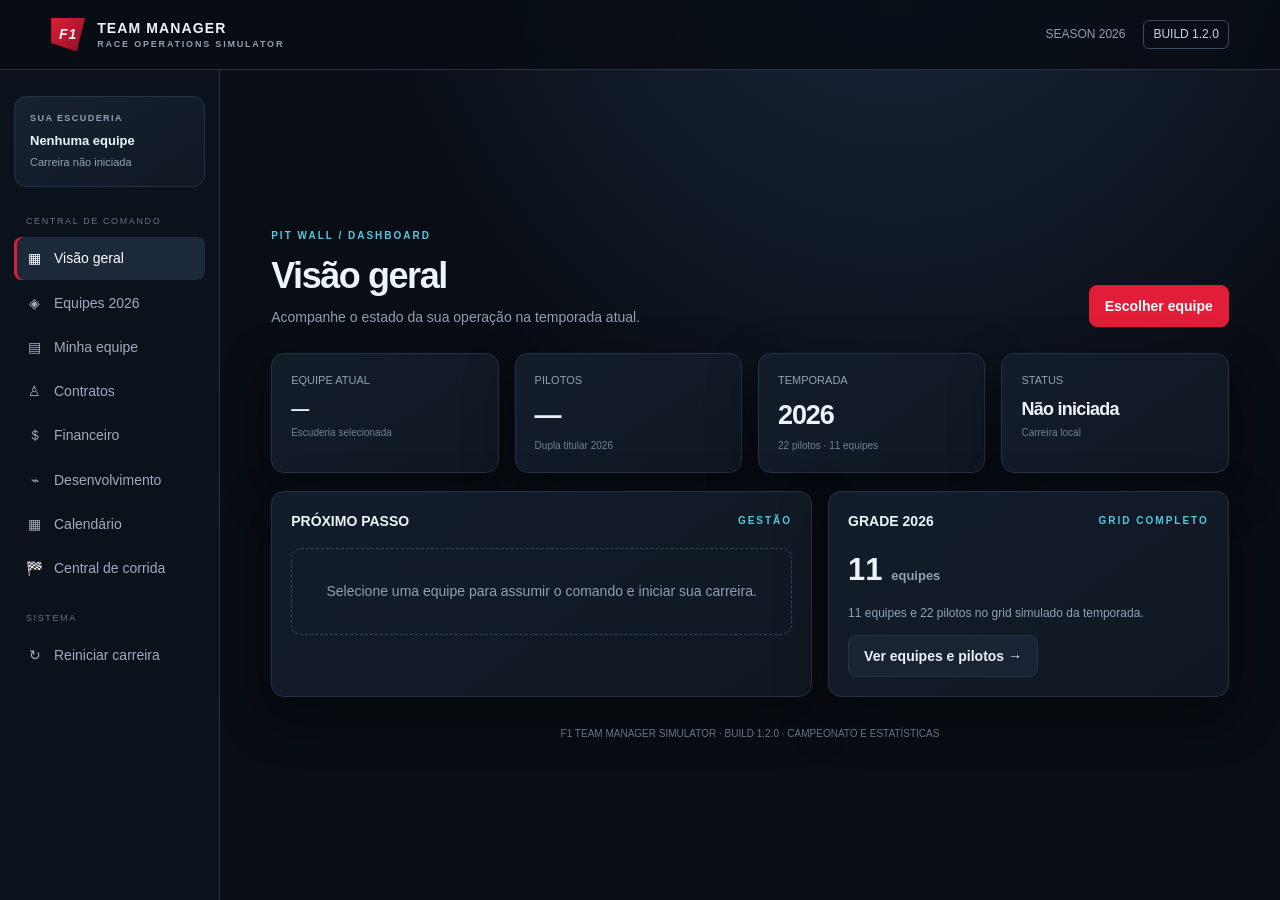
<file: F1-Team-Manager-Simulator-v1.3.html>
<!DOCTYPE html>
<html lang="pt-BR">
<head>
<meta charset="UTF-8">
<meta name="viewport" content="width=device-width, initial-scale=1.0">
<title>F1 Team Manager Simulator · v1.3</title>
<style>
:root{--bg:#090d14;--panel:#111925;--panel2:#151f2d;--line:#263346;--muted:#91a0b5;--text:#edf3fb;--accent:#e11d38;--cyan:#55c7df;--green:#48c78e;--shadow:0 18px 50px #0006}
*{box-sizing:border-box}body{margin:0;background:radial-gradient(ellipse at 70% -20%,#1b2c43 0,transparent 45%),var(--bg);color:var(--text);font:14px/1.45 Inter,Segoe UI,Arial,sans-serif}
button{font:inherit;cursor:pointer}button:focus-visible{outline:2px solid var(--cyan);outline-offset:3px}
.topbar{height:70px;border-bottom:1px solid var(--line);display:flex;align-items:center;justify-content:space-between;padding:0 4vw;background:#090d14dd;position:sticky;top:0;z-index:5;backdrop-filter:blur(14px)}
.brand{display:flex;gap:12px;align-items:center;font-weight:800;letter-spacing:.08em}.brandmark{width:34px;height:34px;background:linear-gradient(135deg,#e11d38,#8d1024);clip-path:polygon(0 0,100% 0,75% 100%,0 75%);display:grid;place-items:center;font-style:italic}
.brand small{display:block;color:var(--muted);font-size:9px;letter-spacing:.2em;font-weight:600}.topright{display:flex;gap:18px;align-items:center;color:var(--muted);font-size:12px}.version{border:1px solid #3a4b62;border-radius:6px;padding:5px 9px;color:#c4d3e6}
.layout{display:grid;grid-template-columns:220px 1fr;min-height:calc(100vh - 70px)}aside{border-right:1px solid var(--line);padding:26px 14px;background:#0c121c}
.team-mini{padding:15px;border:1px solid var(--line);border-radius:12px;margin-bottom:28px;background:linear-gradient(145deg,#172232,#101722)}.team-mini .eyebrow{font-size:9px;color:var(--muted);letter-spacing:.16em}.team-mini strong{display:block;margin-top:7px;font-size:13px}.team-mini span{color:var(--muted);font-size:11px}
.navlabel{font-size:9px;color:#64758c;letter-spacing:.18em;padding:0 12px;margin:22px 0 9px}.nav button{width:100%;border:0;background:transparent;color:#9eacc0;text-align:left;padding:11px 12px;border-radius:8px;margin:2px 0;display:flex;gap:11px;align-items:center}.nav button:hover,.nav button.active{background:#1b293b;color:#fff}.nav button.active{box-shadow:inset 3px 0 var(--accent)}.nav i{width:17px;text-align:center;font-style:normal}
main{padding:34px clamp(20px,4vw,64px);max-width:1600px;width:100%;margin:auto}.eyebrow{font-size:10px;color:var(--cyan);letter-spacing:.2em;font-weight:700}.pagehead{display:flex;justify-content:space-between;align-items:flex-end;gap:20px;margin-bottom:26px}.pagehead h1{font-size:clamp(25px,3vw,36px);margin:7px 0 5px;letter-spacing:-.04em}.sub{color:var(--muted);margin:0}.btn{border:1px solid var(--line);border-radius:8px;padding:10px 15px;color:#eaf1fa;background:#182333;font-weight:650}.btn:hover{background:#24354b}.btn.primary{background:var(--accent);border-color:var(--accent);color:white}.btn.primary:hover{background:#f02c47}.btn:disabled{opacity:.4;cursor:not-allowed}
.grid{display:grid;gap:16px}.stats{grid-template-columns:repeat(4,minmax(0,1fr));margin-bottom:18px}.card{background:linear-gradient(145deg,#131d2a,#101722);border:1px solid var(--line);border-radius:13px;padding:19px;box-shadow:var(--shadow)}.statlabel{color:var(--muted);font-size:11px}.statvalue{font-size:27px;font-weight:800;margin:7px 0 0;letter-spacing:-.04em}.statfoot{font-size:10px;color:#708198;margin-top:3px}
.contentgrid{grid-template-columns:1.35fr 1fr}.cardhead{display:flex;justify-content:space-between;align-items:center;margin-bottom:17px}.cardhead h2{font-size:14px;margin:0}.muted{color:var(--muted)}
.teamgrid{grid-template-columns:repeat(3,minmax(0,1fr))}.teamcard{padding:0;overflow:hidden;cursor:pointer;transition:.18s;border:1px solid var(--line);background:#111a27;border-radius:12px;position:relative}.teamcard:hover{transform:translateY(-3px);border-color:#71839c}.teamcard.selected{outline:2px solid var(--cyan);border-color:var(--cyan)}.teamstripe{height:5px;background:var(--team)}.teambody{padding:16px}.teamtop{display:flex;align-items:center;justify-content:space-between;gap:8px}.teamlogo{width:38px;height:38px;border-radius:9px;background:color-mix(in srgb,var(--team) 22%,#152030);display:grid;place-items:center;font-weight:900;color:white;font-size:12px;border:1px solid color-mix(in srgb,var(--team) 55%,transparent)}.teamname{font-size:13px;font-weight:800;margin:12px 0 3px}.engine{font-size:10px;color:var(--muted)}.drivers{border-top:1px solid #263346;margin-top:13px;padding-top:11px;display:flex;flex-direction:column;gap:5px;font-size:11px}.driverline{display:flex;justify-content:space-between;gap:8px}.driverline span:last-child{color:#9eacc0}
.section{display:none}.section.active{display:block}.notice{border:1px solid #34465d;background:#152234;padding:13px 15px;border-radius:9px;color:#c2d1e3;font-size:12px;margin-bottom:17px}
.selectedhero{border:1px solid var(--line);border-radius:14px;overflow:hidden;background:linear-gradient(120deg,#172333,#0f1722);margin-bottom:18px}.heroaccent{height:7px;background:var(--team)}.heroinside{padding:25px;display:flex;justify-content:space-between;align-items:center;gap:20px}.heroinside h2{font-size:26px;margin:6px 0}.heroinside p{color:var(--muted);margin:0}.heroabbr{font-size:50px;font-weight:900;color:#ffffff20;letter-spacing:-.08em}
.drivercards{grid-template-columns:repeat(2,minmax(0,1fr))}.drivercard{display:flex;align-items:center;gap:14px}.number{font-size:27px;font-weight:900;color:var(--team);width:52px}.drivercard h3{margin:0 0 3px;font-size:14px}.drivercard p{margin:0;color:var(--muted);font-size:11px}
.empty{padding:32px;text-align:center;color:var(--muted);border:1px dashed #34465d;border-radius:10px}
.footer{margin-top:30px;color:#63748b;font-size:10px;text-align:center}
.toast{position:fixed;bottom:20px;right:20px;background:#172638;border:1px solid #3b526d;border-radius:9px;padding:12px 16px;box-shadow:var(--shadow);display:none;z-index:10}
@media(max-width:1050px){.teamgrid{grid-template-columns:repeat(2,1fr)}.stats{grid-template-columns:repeat(2,1fr)}}
@media(max-width:720px){.layout{grid-template-columns:1fr}aside{border-right:0;border-bottom:1px solid var(--line);padding:10px}.team-mini,.navlabel{display:none}.nav{display:flex;overflow:auto;gap:4px}.nav button{white-space:nowrap;width:auto;padding:9px}.nav button.active{box-shadow:inset 0 -3px var(--accent)}main{padding:24px 15px}.contentgrid{grid-template-columns:1fr}.teamgrid{grid-template-columns:1fr}.pagehead{align-items:flex-start;flex-direction:column}.topbar{padding:0 15px}.topright span:first-child{display:none}}

.devgrid{grid-template-columns:repeat(2,minmax(0,1fr));margin-bottom:16px}.devcard{position:relative;overflow:hidden}.devtop{display:flex;justify-content:space-between;gap:12px;align-items:flex-start}.devicon{width:42px;height:42px;border-radius:10px;background:#1c2b3d;display:grid;place-items:center;font-size:20px}.devlevel{font-size:11px;color:var(--cyan);font-weight:700}.devbar{height:7px;background:#253449;border-radius:99px;overflow:hidden;margin:13px 0}.devbar span{display:block;height:100%;background:linear-gradient(90deg,var(--cyan),#3b82f6);border-radius:99px}.devmeta{display:flex;justify-content:space-between;gap:10px;color:var(--muted);font-size:11px}.devcard h3{margin:13px 0 5px}.devcard p{color:var(--muted);font-size:11px;min-height:32px}.projectbox{border:1px solid #36516b;background:linear-gradient(120deg,#172a3d,#121d2a);border-radius:12px;padding:18px;margin-bottom:16px}.money{font-variant-numeric:tabular-nums}.positive{color:var(--green)}.negative{color:#ff7182}.tablewrap{overflow-x:auto}table{width:100%;border-collapse:collapse;font-size:12px}th,td{text-align:left;padding:12px 10px;border-bottom:1px solid var(--line);white-space:nowrap}th{color:var(--muted);font-size:10px;letter-spacing:.1em;font-weight:700}td strong{font-size:12px}.pill{display:inline-block;padding:4px 8px;border-radius:99px;background:#1c2b3d;color:#c4d3e6;font-size:10px}.financegrid{grid-template-columns:repeat(3,minmax(0,1fr));margin-bottom:16px}.actionrow{display:flex;gap:9px;flex-wrap:wrap}.driver-actions{margin-left:auto}.drivercard{flex-wrap:wrap}.drivercard .details{min-width:0}.drivercard .contract-meta{font-size:10px;color:var(--muted);margin-top:5px}

.weekend-stages{display:grid;grid-template-columns:repeat(7,minmax(0,1fr));gap:8px}.weekend-stage{border:1px solid var(--line);border-radius:9px;padding:10px 7px;text-align:center;background:#0e1723;color:var(--muted);font-size:10px}.weekend-stage strong{display:block;color:var(--text);font-size:11px;margin-bottom:4px}.weekend-stage.done{border-color:#347b62;background:#10251f;color:#48c78e}.weekend-stage.current{border-color:var(--cyan);background:#142a38;color:#dff8ff}.weekend-results{max-height:300px;overflow:auto}.weekend-results table{font-size:11px}.weekend-results th,.weekend-results td{padding:7px 9px}
@media(max-width:850px){.weekend-stages{grid-template-columns:repeat(4,minmax(0,1fr))}}

@media(max-width:850px){.financegrid{grid-template-columns:1fr}.devgrid{grid-template-columns:1fr}.driver-actions{margin-left:0}}

/* BUILD 1.1 · Grand Prix Weekend */
.race-layout{display:grid;grid-template-columns:minmax(0,1.7fr) minmax(280px,1fr);gap:16px;align-items:start}
.race-canvas-wrap{background:#07100e;border:1px solid #2b3b45;border-radius:13px;overflow:hidden;position:relative}
#raceCanvas{display:block;width:100%;height:auto;aspect-ratio:900/520}
.race-overlay{position:absolute;left:14px;top:13px;background:#07111ddd;border:1px solid #3b4b58;border-radius:7px;padding:7px 10px;font-size:10px;letter-spacing:.12em;color:#dce7f1}
.race-controls{display:flex;gap:8px;flex-wrap:wrap;margin-top:12px}
.race-controls .btn.selected{border-color:var(--cyan);background:#1c3545}
.race-side{display:grid;gap:14px}
.race-side .card{padding:15px}
.race-statrow{display:flex;justify-content:space-between;gap:12px;padding:8px 0;border-bottom:1px solid var(--line);font-size:12px}
.race-statrow:last-child{border:0}
.race-statrow span{color:var(--muted)}
.race-meter{height:7px;background:#273648;border-radius:99px;overflow:hidden;margin-top:5px}
.race-meter span{display:block;height:100%;background:linear-gradient(90deg,#55c7df,#48c78e);width:0}
.race-table{max-height:490px;overflow:auto}
.race-table table{font-size:11px}
.race-table th,.race-table td{padding:8px 7px}
.race-table tr.own-car{background:#1b2c40}
.race-table tr.own-car td:first-child{border-left:3px solid var(--team,var(--cyan))}
.race-controls-grid{display:grid;grid-template-columns:1fr 1fr;gap:10px}
.race-controls-grid label{display:block;color:var(--muted);font-size:10px;margin-bottom:5px}
.race-controls-grid select{width:100%;padding:10px;border:1px solid var(--line);border-radius:7px;background:#101a27;color:var(--text)}
.race-message{border:1px solid #354a60;background:#142235;border-radius:9px;padding:10px 12px;color:#c7d6e8;font-size:11px;min-height:42px}
.race-result{border:1px solid #42634f;background:#14271f;border-radius:10px;padding:14px;margin-top:12px}
@media(max-width:980px){.race-layout{grid-template-columns:1fr}}
@media(max-width:560px){.race-controls-grid{grid-template-columns:1fr}.race-controls .btn{flex:1}}


/* BUILD 0.8 · Technical car telemetry */
.telemetry-grid{display:grid;grid-template-columns:repeat(5,minmax(0,1fr));gap:10px}
.metric-card{background:#0e1723;border:1px solid #26374b;border-radius:10px;padding:13px;min-width:0}
.metric-top{display:flex;justify-content:space-between;gap:8px;align-items:center;font-size:11px;color:var(--muted)}
.metric-value{font-size:22px;font-weight:850;margin:7px 0 8px;font-variant-numeric:tabular-nums}
.metric-track{height:6px;background:#253449;border-radius:99px;overflow:hidden}
.metric-track span{display:block;height:100%;background:linear-gradient(90deg,var(--cyan),#3b82f6);border-radius:99px}
.telemetry-head{display:flex;justify-content:space-between;align-items:center;gap:12px;margin-bottom:14px}
.telemetry-head h2{font-size:14px;margin:0}
.metric-delta{font-size:10px;color:var(--green);font-weight:700}
.history-list{display:grid;gap:8px}
.history-item{display:flex;justify-content:space-between;gap:12px;align-items:center;padding:10px 12px;border:1px solid var(--line);border-radius:8px;background:#0e1723;font-size:11px}
.history-item strong{display:block;font-size:12px;margin-bottom:3px}
.history-item small{color:var(--muted)}
.comparison-grid{display:grid;grid-template-columns:repeat(2,minmax(0,1fr));gap:12px}
@media(max-width:1050px){.telemetry-grid{grid-template-columns:repeat(3,minmax(0,1fr))}}
@media(max-width:650px){.telemetry-grid{grid-template-columns:repeat(2,minmax(0,1fr))}.comparison-grid{grid-template-columns:1fr}}

</style>
</head>
<body>
<header class="topbar">
 <div class="brand"><div class="brandmark">F1</div><div>TEAM MANAGER<small>RACE OPERATIONS SIMULATOR</small></div></div>
 <div class="topright"><span id="seasonLabel">SEASON 2026</span><span class="version">BUILD 1.2.0</span></div>
</header>
<div class="layout">
<aside>
 <div class="team-mini"><div class="eyebrow">SUA ESCUDERIA</div><strong id="sideTeam">Nenhuma equipe</strong><span id="sideStatus">Carreira não iniciada</span></div>
 <div class="navlabel">CENTRAL DE COMANDO</div>
 <nav class="nav">
  <button class="active" data-page="overview"><i>▦</i> Visão geral</button>
  <button data-page="teams"><i>◈</i> Equipes 2026</button>
  <button data-page="garage"><i>▤</i> Minha equipe</button>
  <button data-page="contracts"><i>♙</i> Contratos</button>
  <button data-page="finance"><i>＄</i> Financeiro</button>
  <button data-page="development"><i>⌁</i> Desenvolvimento</button>
  <button data-page="calendar"><i>▦</i> Calendário</button>
  <button data-page="race"><i>🏁</i> Central de corrida</button>
 </nav>
 <div class="navlabel">SISTEMA</div>
 <nav class="nav"><button id="resetBtn"><i>↻</i> Reiniciar carreira</button></nav>
</aside>
<main>
<section id="overview" class="section active">
 <div class="pagehead"><div><div class="eyebrow">PIT WALL / DASHBOARD</div><h1>Visão geral</h1><p class="sub">Acompanhe o estado da sua operação na temporada atual.</p></div><button class="btn primary" id="chooseTeamBtn">Escolher equipe</button></div>
 <div class="grid stats">
  <div class="card"><div class="statlabel">EQUIPE ATUAL</div><div class="statvalue" id="statTeam" style="font-size:18px">—</div><div class="statfoot">Escuderia selecionada</div></div>
  <div class="card"><div class="statlabel">PILOTOS</div><div class="statvalue" id="statDrivers">—</div><div class="statfoot">Dupla titular 2026</div></div>
  <div class="card"><div class="statlabel">TEMPORADA</div><div class="statvalue" id="overviewSeason">2026</div><div class="statfoot">22 pilotos · 11 equipes</div></div>
  <div class="card"><div class="statlabel">STATUS</div><div class="statvalue" id="statStatus" style="font-size:18px">Não iniciada</div><div class="statfoot">Carreira local</div></div>
 </div>
 <div class="grid contentgrid">
  <div class="card"><div class="cardhead"><h2>PRÓXIMO PASSO</h2><span class="eyebrow">GESTÃO</span></div><div id="nextStep" class="empty">Selecione uma equipe para assumir o comando e iniciar sua carreira.</div></div>
  <div class="card"><div class="cardhead"><h2>GRADE 2026</h2><span class="eyebrow">GRID COMPLETO</span></div><p style="font-size:31px;font-weight:850;margin:0">11 <span class="muted" style="font-size:13px">equipes</span></p><p class="muted" style="font-size:12px">11 equipes e 22 pilotos no grid simulado da temporada.</p><button class="btn" data-goto="teams">Ver equipes e pilotos →</button></div>
 </div>
 <div class="footer">F1 TEAM MANAGER SIMULATOR · BUILD 1.2.0 · CAMPEONATO E ESTATÍSTICAS</div>
</section>
<section id="teams" class="section">
 <div class="pagehead"><div><div class="eyebrow">CONSTRUTORES / 2026</div><h1>Selecione sua equipe</h1><p class="sub">Escolha uma das 11 escuderias para iniciar sua trajetória.</p></div><button class="btn primary" id="takeTeamBtn" disabled>Assumir equipe</button></div>
 <div class="notice">Selecione um cartão para visualizar a equipe. A escolha será salva neste navegador quando você iniciar a carreira.</div>
 <div id="teamGrid" class="grid teamgrid"></div>
</section>
<section id="garage" class="section">
 <div class="pagehead"><div><div class="eyebrow">GARAGEM / ROSTER</div><h1>Minha equipe</h1><p class="sub">Identidade e dupla de pilotos da sua escuderia.</p></div></div>
 <div id="garageContent" class="empty">Você ainda não assumiu uma equipe.</div>
</section>

<section id="contracts" class="section">
 <div class="pagehead"><div><div class="eyebrow">DRIVER MANAGEMENT / CONTRACTS</div><h1>Contratos dos pilotos</h1><p class="sub">Acompanhe salários, duração e renovações da sua dupla.</p></div></div>
 <div class="notice">Os salários e valores de contrato são parâmetros fictícios de gameplay, não salários oficiais dos pilotos.</div>
 <div id="contractsContent" class="grid drivercards"><div class="empty">Assuma uma equipe para gerenciar os contratos.</div></div>
</section>
<section id="finance" class="section">
 <div class="pagehead"><div><div class="eyebrow">TEAM FINANCE / CONTROL</div><h1>Gestão financeira</h1><p class="sub">Controle o caixa e os custos recorrentes da escuderia.</p></div><button class="btn primary" id="advanceMonthBtn">Fechar mês</button></div>
 <div class="notice">Valores simulados para o jogo. Ao fechar o mês, a folha salarial e os custos operacionais são debitados e as receitas de patrocinadores são creditadas.</div>
 <div class="grid financegrid">
  <div class="card"><div class="statlabel">SALDO DISPONÍVEL</div><div class="statvalue money" id="cashValue">—</div><div class="statfoot">Caixa da equipe</div></div>
  <div class="card"><div class="statlabel">FOLHA SALARIAL / MÊS</div><div class="statvalue money" id="payrollValue">—</div><div class="statfoot">Salários dos dois pilotos</div></div>
  <div class="card"><div class="statlabel">CUSTO OPERACIONAL / MÊS</div><div class="statvalue money" id="operatingValue">—</div><div class="statfoot">Estrutura, logística e fábrica</div></div>
 </div>
 <div class="grid contentgrid"><div class="card"><div class="cardhead"><h2>RESUMO DO MÊS</h2><span class="pill" id="monthLabel">Mês 1</span></div><div id="financeSummary" class="muted">Assuma uma equipe para visualizar o financeiro.</div></div><div class="card"><div class="cardhead"><h2>HISTÓRICO FINANCEIRO</h2><span class="eyebrow">TRANSAÇÕES</span></div><div id="transactions" class="muted">Nenhuma movimentação.</div></div></div>
</section>
<section id="development" class="section">
 <div class="pagehead"><div><div class="eyebrow">R&D / ENGENHARIA</div><h1>Desenvolvimento do carro</h1><p class="sub">Invista em áreas técnicas para melhorar o desempenho do seu monoposto.</p></div></div>
 <div class="notice">Sistema de desenvolvimento fictício para gameplay. Cada projeto custa dinheiro e leva um mês para ficar pronto. As melhorias alteram velocidade, curvas, estabilidade, eficiência e gestão dos pneus nas corridas.</div>
 <div class="grid stats">
  <div class="card"><div class="statlabel">DESEMPENHO GERAL</div><div class="statvalue" id="carRating">—</div><div class="statfoot">Índice técnico do carro</div></div>
  <div class="card"><div class="statlabel">PROJETOS CONCLUÍDOS</div><div class="statvalue" id="projectsDone">—</div><div class="statfoot">Evoluções instaladas</div></div>
  <div class="card"><div class="statlabel">PRÓXIMO PROJETO</div><div class="statvalue" id="nextProjectCost" style="font-size:20px">—</div><div class="statfoot">Custo da próxima melhoria</div></div>
  <div class="card"><div class="statlabel">CAIXA DISPONÍVEL</div><div class="statvalue" id="devCash" style="font-size:20px">—</div><div class="statfoot">Orçamento da equipe</div></div>
 </div>
 <div id="activeProject" class="projectbox"><strong>Nenhum projeto em andamento</strong><p class="muted">Escolha uma área abaixo para iniciar o desenvolvimento.</p></div>
 <div id="developmentTelemetry" class="card" style="margin-bottom:16px"><div class="empty">Os dados técnicos aparecerão após assumir uma equipe.</div></div>
 <div id="developmentContent" class="grid devgrid"><div class="empty">Assuma uma equipe para acessar a engenharia.</div></div>
 <div id="developmentHistoryPanel" class="card" style="margin-top:16px"><div class="empty">O histórico será exibido após concluir projetos.</div></div>
</section>

<section id="race" class="section">
 <div class="pagehead"><div><div class="eyebrow">RACE CONTROL / LIVE OPERATIONS</div><h1>Central de corrida</h1><p class="sub">Acompanhe os 22 carros e intervenha na estratégia dos seus dois pilotos.</p></div><span class="pill">SIMULAÇÃO 2D · 12 VOLTAS</span></div>
 <div class="notice">Modo híbrido: o desempenho agora considera a engenharia do carro. Potência favorece retas; aerodinâmica e chassi favorecem curvas e estabilidade; suspensão reduz desgaste dos pneus. Você controla ritmo e pit stops.</div>
 <div id="weekendPanel" class="card" style="margin-bottom:16px">
  <div class="cardhead"><div><div class="eyebrow">GRAND PRIX WEEKEND</div><h2 id="weekendTitle">Fim de semana de GP</h2></div><span class="pill" id="weekendStatus">Preparação</span></div>
  <div id="weekendStages" class="weekend-stages"></div>
  <div id="weekendSessionInfo" class="notice" style="margin:14px 0 0">Conclua as sessões na ordem para liberar a corrida.</div>
  <div id="weekendResults" style="margin-top:14px"></div>
  <div class="actionrow" style="margin-top:14px"><button class="btn primary" id="completeSessionBtn">Concluir sessão</button></div>
 </div>
 <div class="race-layout" id="raceWorkspace" style="display:none">
  <div>
   <div class="race-canvas-wrap"><canvas id="raceCanvas" width="900" height="520" aria-label="Circuito 2D com os carros da corrida"></canvas><div class="race-overlay" id="raceStatus">AGUARDANDO LARGADA</div></div>
   <div class="race-controls">
    <button class="btn primary" id="raceStartBtn">▶ Iniciar corrida</button>
    <button class="btn" id="racePauseBtn" disabled>Ⅱ Pausar</button>
    <button class="btn" id="raceResetBtn">↻ Nova corrida</button>
    <button class="btn selected" id="speed1Btn">1× Realista</button>
    <button class="btn" id="speed2Btn">2×</button>
   </div>
   <div class="grid stats" style="margin-top:14px;grid-template-columns:repeat(3,minmax(0,1fr))">
    <div class="card"><div class="statlabel">VOLTA</div><div class="statvalue" id="raceLap">— / 12</div><div class="statfoot">Progresso da prova</div></div>
    <div class="card"><div class="statlabel">TEMPO DE PROVA</div><div class="statvalue" id="raceClock">00:00</div><div class="statfoot">Tempo simulado</div></div>
    <div class="card"><div class="statlabel">CARROS NA PISTA</div><div class="statvalue" id="raceRunning">22</div><div class="statfoot">Competidores ativos</div></div>
   </div>
   <div class="card" style="margin-top:14px"><div class="cardhead"><h2>CLASSIFICAÇÃO AO VIVO</h2><span class="eyebrow">22 CARROS</span></div><div class="race-table" id="raceLeaderboard"><div class="empty">Inicie uma corrida para carregar a classificação.</div></div></div>
  </div>
  <div class="race-side">
   <div class="card"><div class="cardhead"><h2>ESTRATÉGIA DA EQUIPE</h2><span class="eyebrow">PIT WALL</span></div>
    <div class="race-controls-grid">
     <div><label for="raceDriverSelect">PILOTO CONTROLADO</label><select id="raceDriverSelect"><option value="0">Piloto 1</option><option value="1">Piloto 2</option></select></div>
     <div><label for="racePaceSelect">RITMO DE CORRIDA</label><select id="racePaceSelect"><option value="conservative">Conservador</option><option value="balanced" selected>Equilibrado</option><option value="push">Ataque</option></select></div>
     <div><label for="raceTireSelect">PNEU PARA O PIT STOP</label><select id="raceTireSelect"><option value="soft">Macio</option><option value="medium" selected>Médio</option><option value="hard">Duro</option><option value="intermediate">Intermediário</option><option value="wet">Chuva extrema</option></select></div>
     <div style="display:flex;align-items:end"><button class="btn primary" style="width:100%" id="pitCallBtn" disabled>Chamar aos boxes</button></div>
    </div>
    <div id="raceDriverStatus" style="margin-top:14px"><div class="empty">Os dados dos pilotos aparecerão durante a corrida.</div></div>
    <div id="raceMessage" class="race-message" style="margin-top:12px">Aguardando a largada. Prepare sua estratégia.</div>
   </div>
   <div class="card"><div class="cardhead"><h2>INFORMAÇÕES DA PROVA</h2><span class="eyebrow">RACE DATA</span></div>
    <div class="race-statrow"><span>Circuito</span><strong>Grand Prix Demo</strong></div>
    <div class="race-statrow"><span>Condição</span><strong>Clima dinâmico</strong></div>
    <div class="race-statrow"><span>Distância</span><strong>12 voltas</strong></div>
    <div class="race-statrow"><span>Paradas</span><strong id="racePitCount">0</strong></div>
    <div class="race-statrow"><span>Seu melhor resultado</span><strong id="raceBestResult">—</strong></div>
   </div>
   <div class="card"><div class="cardhead"><h2>CONTROLE DE PROVA</h2><span class="eyebrow">RACE CONTROL</span></div><div id="raceEventStatus"><div class="race-statrow"><span>Clima</span><strong>Seco</strong></div><div class="race-statrow"><span>Bandeira</span><strong>Verde</strong></div><p class="muted">Aguardando a largada.</p></div></div>
   <div class="card"><div class="cardhead"><h2>LEITURA DO CARRO</h2><span class="eyebrow">TELEMETRIA</span></div>
    <div class="statlabel">DESGASTE DOS PNEUS</div><div class="race-meter"><span id="tireMeter"></span></div><div class="race-statrow"><span id="tireLabel">—</span><strong id="tireValue">—</strong></div>
    <div class="statlabel" style="margin-top:12px">COMBUSTÍVEL</div><div class="race-meter"><span id="fuelMeter"></span></div><div class="race-statrow"><span>Combustível restante</span><strong id="fuelValue">—</strong></div>
   </div>
  </div>
 </div>
 <div id="raceResult" class="race-result" style="display:none"></div>
</section>

<section id="calendar" class="section">
 <div class="pagehead"><div><div class="eyebrow">RACE CONTROL / CHAMPIONSHIP</div><h1>Calendário da temporada</h1><p class="sub">Temporada jogável de 12 etapas, estatísticas individuais e histórico de campeonatos.</p></div><div style="display:flex;gap:8px;flex-wrap:wrap"><button class="btn" id="nextSeasonBtn" style="display:none">Iniciar próxima temporada →</button><button class="btn primary" id="calendarRaceBtn" disabled>Ir para a próxima etapa →</button></div></div>
 <div id="calendarSummary" class="grid stats"></div>
 <div class="card"><div class="cardhead"><h2>ETAPAS DO CAMPEONATO</h2><span class="eyebrow">12 ROUNDS</span></div><div id="calendarList"></div></div>
 <div class="grid comparison-grid" style="margin-top:16px"><div class="card"><div class="cardhead"><h2>CAMPEONATO DE PILOTOS</h2><span class="eyebrow">DRIVERS</span></div><div id="driverStandings"></div></div><div class="card"><div class="cardhead"><h2>CAMPEONATO DE CONSTRUTORES</h2><span class="eyebrow">TEAMS</span></div><div id="constructorStandings"></div></div></div>
 <div class="card" style="margin-top:16px"><div class="cardhead"><h2>HISTÓRICO DE TEMPORADAS</h2><span class="eyebrow">SEASON ARCHIVE</span></div><div id="seasonHistory"></div></div>
</section>
</main>
</div>
<div class="toast" id="toast" role="status" aria-live="polite"></div>
<script>
const TEAMS = [
 {id:"mclaren",name:"McLaren",full:"McLaren Mastercard F1 Team",abbr:"MCL",color:"#ff8700",engine:"Mercedes",drivers:[["1","Lando Norris","Reino Unido"],["81","Oscar Piastri","Austrália"]]},
 {id:"mercedes",name:"Mercedes",full:"Mercedes-AMG PETRONAS F1 Team",abbr:"MER",color:"#00a19c",engine:"Mercedes",drivers:[["63","George Russell","Reino Unido"],["12","Kimi Antonelli","Itália"]]},
 {id:"redbull",name:"Red Bull Racing",full:"Oracle Red Bull Racing",abbr:"RBR",color:"#3671c6",engine:"Red Bull Ford",drivers:[["3","Max Verstappen","Países Baixos"],["6","Isack Hadjar","França"]]},
 {id:"ferrari",name:"Ferrari",full:"Scuderia Ferrari HP",abbr:"FER",color:"#e80020",engine:"Ferrari",drivers:[["16","Charles Leclerc","Mônaco"],["44","Lewis Hamilton","Reino Unido"]]},
 {id:"williams",name:"Williams",full:"Atlassian Williams F1 Team",abbr:"WIL",color:"#1868db",engine:"Mercedes",drivers:[["23","Alexander Albon","Tailândia"],["55","Carlos Sainz","Espanha"]]},
 {id:"racingbulls",name:"Racing Bulls",full:"Visa Cash App Racing Bulls",abbr:"VCARB",color:"#6692ff",engine:"Red Bull Ford",drivers:[["30","Liam Lawson","Nova Zelândia"],["41","Arvid Lindblad","Reino Unido"]]},
 {id:"astonmartin",name:"Aston Martin",full:"Aston Martin Aramco F1 Team",abbr:"AMR",color:"#00665e",engine:"Honda",drivers:[["14","Fernando Alonso","Espanha"],["18","Lance Stroll","Canadá"]]},
 {id:"haas",name:"Haas",full:"TGR Haas F1 Team",abbr:"HAA",color:"#b6babd",engine:"Ferrari",drivers:[["31","Esteban Ocon","França"],["87","Oliver Bearman","Reino Unido"]]},
 {id:"audi",name:"Audi",full:"Audi Revolut F1 Team",abbr:"AUD",color:"#d8dce2",engine:"Audi",drivers:[["27","Nico Hülkenberg","Alemanha"],["5","Gabriel Bortoleto","Brasil"]]},
 {id:"alpine",name:"Alpine",full:"BWT Alpine F1 Team",abbr:"ALP",color:"#ff69b4",engine:"Mercedes",drivers:[["10","Pierre Gasly","França"],["43","Franco Colapinto","Argentina"]]},
 {id:"cadillac",name:"Cadillac",full:"Cadillac Formula 1 Team",abbr:"CAD",color:"#d6bd83",engine:"Ferrari",drivers:[["11","Sergio Pérez","México"],["77","Valtteri Bottas","Finlândia"]]}
];
// Parâmetros de jogo fictícios: ratings e salários não representam contratos reais.
const DRIVER_GAME_DATA={
 "Lando Norris":[94,6.0],"Oscar Piastri":[92,5.2],"George Russell":[91,5.0],"Kimi Antonelli":[84,2.0],"Max Verstappen":[97,7.0],"Isack Hadjar":[82,1.5],"Charles Leclerc":[94,6.2],"Lewis Hamilton":[93,6.5],"Alexander Albon":[87,3.0],"Carlos Sainz":[90,4.8],"Liam Lawson":[83,1.8],"Arvid Lindblad":[78,1.0],"Fernando Alonso":[91,4.0],"Lance Stroll":[82,2.5],"Esteban Ocon":[86,3.2],"Oliver Bearman":[83,1.8],"Nico Hülkenberg":[86,3.0],"Gabriel Bortoleto":[82,1.6],"Pierre Gasly":[88,3.5],"Franco Colapinto":[80,1.4],"Sergio Pérez":[88,3.8],"Valtteri Bottas":[87,3.4]
};
const TEAM_BUDGET={mclaren:145,mercedes:140,redbull:142,ferrari:143,williams:85,racingbulls:78,astonmartin:105,haas:72,audi:95,alpine:82,cadillac:90};
// Base técnica fictícia por equipe. Os projetos de P&D evoluem estes valores.
const TEAM_BASE_CAR={
 mclaren:{speed:87,cornering:88,stability:86,efficiency:85,tires:86},
 mercedes:{speed:86,cornering:86,stability:88,efficiency:87,tires:86},
 redbull:{speed:88,cornering:87,stability:85,efficiency:83,tires:84},
 ferrari:{speed:87,cornering:88,stability:85,efficiency:84,tires:83},
 williams:{speed:79,cornering:78,stability:79,efficiency:80,tires:78},
 racingbulls:{speed:77,cornering:78,stability:77,efficiency:76,tires:77},
 astonmartin:{speed:81,cornering:82,stability:81,efficiency:80,tires:79},
 haas:{speed:77,cornering:76,stability:77,efficiency:77,tires:76},
 audi:{speed:79,cornering:80,stability:79,efficiency:78,tires:79},
 alpine:{speed:78,cornering:79,stability:77,efficiency:78,tires:77},
 cadillac:{speed:76,cornering:76,stability:76,efficiency:76,tires:76}
};
const SEASON_CALENDAR=[
 {id:'bahrain',name:'GP do Bahrein',country:'Bahrein',circuit:'Bahrain International Circuit',laps:12},
 {id:'jeddah',name:'GP da Arábia Saudita',country:'Arábia Saudita',circuit:'Jeddah Corniche Circuit',laps:12},
 {id:'australia',name:'GP da Austrália',country:'Austrália',circuit:'Albert Park',laps:12},
 {id:'japan',name:'GP do Japão',country:'Japão',circuit:'Suzuka International Racing Course',laps:12},
 {id:'miami',name:'GP de Miami',country:'Estados Unidos',circuit:'Miami International Autodrome',laps:12},
 {id:'monaco',name:'GP de Mônaco',country:'Mônaco',circuit:'Circuit de Monaco',laps:12},
 {id:'spain',name:'GP da Espanha',country:'Espanha',circuit:'Circuit de Barcelona-Catalunya',laps:12},
 {id:'britain',name:'GP da Grã-Bretanha',country:'Reino Unido',circuit:'Silverstone Circuit',laps:12},
 {id:'belgium',name:'GP da Bélgica',country:'Bélgica',circuit:'Circuit de Spa-Francorchamps',laps:12},
 {id:'italy',name:'GP da Itália',country:'Itália',circuit:'Autodromo Nazionale Monza',laps:12},
 {id:'singapore',name:'GP de Singapura',country:'Singapura',circuit:'Marina Bay Street Circuit',laps:12},
 {id:'abu-dhabi',name:'GP de Abu Dhabi',country:'Emirados Árabes Unidos',circuit:'Yas Marina Circuit',laps:12}
];
const STORE="ftms_v05_career"; const OLD_STORE="ftms_v04_career"; const LEGACY_STORE="ftms_v03_career";
let selectedId=null,career=null; const $=id=>document.getElementById(id);
const money=n=>new Intl.NumberFormat('pt-BR',{style:'currency',currency:'USD',maximumFractionDigits:1,notation:'compact'}).format(n*1e6);
function team(id){return TEAMS.find(t=>t.id===id)}
function toast(msg){const el=$("toast");el.textContent=msg;el.style.display="block";clearTimeout(toast.timer);toast.timer=setTimeout(()=>el.style.display="none",2600)}
function escapeHTML(value){return String(value??"").replace(/[&<>"']/g,ch=>({"&":"&amp;","<":"&lt;",">":"&gt;",'"':"&quot;","'":"&#39;"}[ch]));}
function save(){try{localStorage.setItem(STORE,JSON.stringify(career));return true;}catch(e){toast("Não foi possível salvar neste navegador.");return false;}}
function normalizeCareer(data){
 if(!data||typeof data!=="object"||!team(data.teamId))return null;
 const base=makeCareer(data.teamId);
 const number=(value,fallback,min=0)=>{const n=Number(value);return Number.isFinite(n)&&n>=min?n:fallback;};
 const normalized={...base,...data};
 normalized.season=Math.max(2026,Math.floor(number(data.season,2026,2026)));
 normalized.month=Math.floor(number(data.month,1,1));
 normalized.cash=number(data.cash,base.cash);
 normalized.operatingCost=number(data.operatingCost,base.operatingCost);
 normalized.sponsorIncome=number(data.sponsorIncome,base.sponsorIncome);
 normalized.contracts=base.contracts.map(driver=>{const saved=Array.isArray(data.contracts)?data.contracts.find(c=>String(c.number)===driver.number):null;return {...driver,salary:number(saved?.salary,driver.salary),years:Math.min(5,Math.max(1,Math.floor(number(saved?.years,driver.years,1))))};});
 normalized.development={};
 for(const key of Object.keys(DEV_PARTS)){const level=number(data.development?.[key],1,1);normalized.development[key]=Math.min(5,Math.floor(level));}
 normalized.transactions=Array.isArray(data.transactions)?data.transactions.slice(0,100).filter(x=>x&&typeof x==="object").map(x=>({label:String(x.label??"Movimentação" ).slice(0,120),amount:number(x.amount,0),type:["income","expense","info"].includes(x.type)?x.type:"info",month:Math.max(1,Math.floor(number(x.month,1,1)))})):base.transactions;
 normalized.developmentHistory=Array.isArray(data.developmentHistory)?data.developmentHistory.slice(-40).filter(x=>x&&typeof x==="object"&&DEV_PARTS[x.key]).map(x=>{const snapshot=value=>value&&typeof value==="object"?{speed:number(value.speed,0),cornering:number(value.cornering,0),stability:number(value.stability,0),efficiency:number(value.efficiency,0),tires:number(value.tires,0),overall:number(value.overall,0)}:null;return {key:x.key,name:DEV_PARTS[x.key].name,level:Math.min(5,Math.max(1,Math.floor(number(x.level,1,1)))),month:Math.max(1,Math.floor(number(x.month,1,1))),before:snapshot(x.before),after:snapshot(x.after)};}):[];
 normalized.projectsDone=Math.max(0,Math.floor(number(data.projectsDone,normalized.developmentHistory.length)));
 normalized.teamPoints=Math.max(0,number(data.teamPoints,0));
 const savedCalendar=data.calendar&&typeof data.calendar==='object'?data.calendar:{};
 const completed=Array.isArray(savedCalendar.completedRounds)?savedCalendar.completedRounds.map(v=>Math.floor(number(v,-1,0))).filter(v=>v>=0&&v<SEASON_CALENDAR.length):[];
 normalized.calendar={currentRound:Math.min(SEASON_CALENDAR.length,Math.max(0,Math.floor(number(savedCalendar.currentRound,completed.length,0)))),completedRounds:[...new Set(completed)].sort((a,b)=>a-b),seasonComplete:!!savedCalendar.seasonComplete};
 const savedWeekend=data.weekend&&typeof data.weekend==='object'?data.weekend:null;
 normalized.weekend=savedWeekend&&Number.isInteger(savedWeekend.round)&&savedWeekend.round>=0&&savedWeekend.round<SEASON_CALENDAR.length?{
  round:savedWeekend.round,sessionIndex:Math.min(7,Math.max(0,Math.floor(number(savedWeekend.sessionIndex,0,0)))),
  practiceResults:savedWeekend.practiceResults&&typeof savedWeekend.practiceResults==='object'?savedWeekend.practiceResults:{},
  qualifying:savedWeekend.qualifying&&typeof savedWeekend.qualifying==='object'?savedWeekend.qualifying:{Q1:[],Q2:[],Q3:[]},
  gridOrder:Array.isArray(savedWeekend.gridOrder)?savedWeekend.gridOrder.filter(name=>RACE_DRIVERS.some(d=>d.name===name)).slice(0,22):[],
  setupBonus:Math.max(0,Math.min(.012,number(savedWeekend.setupBonus,0))),raceSnapshot:savedWeekend.raceSnapshot&&typeof savedWeekend.raceSnapshot==='object'&&Array.isArray(savedWeekend.raceSnapshot.cars)?{round:Math.floor(number(savedWeekend.raceSnapshot.round,-1,-1)),eventId:String(savedWeekend.raceSnapshot.eventId||'').slice(0,40),elapsed:number(savedWeekend.raceSnapshot.elapsed,0),cars:savedWeekend.raceSnapshot.cars.slice(0,22).filter(x=>x&&typeof x.name==='string').map(x=>({name:x.name.slice(0,60),progress:number(x.progress,0,-1),wear:Math.max(0,Math.min(1,number(x.wear,0))),fuel:Math.max(0,Math.min(100,number(x.fuel,100))),tire:['soft','medium','hard'].includes(x.tire)?x.tire:'medium',pace:['push','balanced','conservative'].includes(x.pace)?x.pace:'balanced',pitRequested:!!x.pitRequested,pitTimer:Math.max(0,number(x.pitTimer,0)),pitStops:Math.max(0,Math.floor(number(x.pitStops,0))),finished:!!x.finished,finishTime:Number.isFinite(Number(x.finishTime))?Number(x.finishTime):null,requestedTire:['soft','medium','hard'].includes(x.requestedTire)?x.requestedTire:null,nextTire:['soft','medium','hard'].includes(x.nextTire)?x.nextTire:null}))}:null,completed:!!savedWeekend.completed
 }:null;
 normalized.raceHistory=Array.isArray(data.raceHistory)?data.raceHistory.slice(0,100).filter(x=>x&&typeof x==="object").map(x=>({...x,round:Number.isInteger(x.round)?x.round:null,circuit:String(x.circuit||"Etapa anterior").slice(0,80),month:Math.max(1,Math.floor(number(x.month,1,1))),points:Math.max(0,number(x.points,0)),poleDriver:typeof x.poleDriver==="string"?x.poleDriver.slice(0,60):null,positions:Array.isArray(x.positions)?x.positions.filter(pos=>pos&&typeof pos.name==="string").map(pos=>({name:pos.name.slice(0,60),position:Math.max(1,Math.floor(number(pos.position,1,1)))})):[],driverResults:Array.isArray(x.driverResults)?x.driverResults.filter(d=>d&&typeof d.name==="string").slice(0,22).map(d=>({name:d.name.slice(0,60),teamId:String(d.teamId||"").slice(0,40),team:String(d.team||"Equipe").slice(0,60),position:Math.max(1,Math.floor(number(d.position,99,1))),points:Math.max(0,number(d.points,0))})):[]})):[ ];
 normalized.seasonHistory=Array.isArray(data.seasonHistory)?data.seasonHistory.slice(-30).filter(x=>x&&typeof x==="object"&&Number.isInteger(x.season)).map(x=>({season:x.season,champion:String(x.champion||"—").slice(0,60),constructorChampion:String(x.constructorChampion||"—").slice(0,60),races:Math.max(0,Math.floor(number(x.races,0))),drivers:Array.isArray(x.drivers)?x.drivers.slice(0,22).map(d=>({name:String(d.name||"—").slice(0,60),team:String(d.team||"—").slice(0,60),points:Math.max(0,number(d.points,0)),wins:Math.max(0,Math.floor(number(d.wins,0))),podiums:Math.max(0,Math.floor(number(d.podiums,0))),poles:Math.max(0,Math.floor(number(d.poles,0))),starts:Math.max(0,Math.floor(number(d.starts,0))),best:Math.max(1,Math.floor(number(d.best,99,1))),average:number(d.average,0)})):[],constructors:Array.isArray(x.constructors)?x.constructors.slice(0,11).map(t=>({team:String(t.team||"—").slice(0,60),points:Math.max(0,number(t.points,0)),wins:Math.max(0,Math.floor(number(t.wins,0))),podiums:Math.max(0,Math.floor(number(t.podiums,0)))})):[]})):[];
 const project=data.activeProject;
 normalized.activeProject=project&&DEV_PARTS[project.key]&&Math.floor(number(project.targetLevel,0,1))===normalized.development[project.key]+1&&normalized.development[project.key]<5?{key:project.key,name:DEV_PARTS[project.key].name,targetLevel:normalized.development[project.key]+1,cost:number(project.cost,devCostForLevel(project.key,normalized.development[project.key])),startedMonth:Math.max(1,Math.floor(number(project.startedMonth,normalized.month,1)))}:null;
 return normalized;
}
function devCostForLevel(key,level){return +(DEV_PARTS[key].base*Math.pow(level,1.55)).toFixed(1);}
function load(){
 career=null;
 try{career=normalizeCareer(JSON.parse(localStorage.getItem(STORE)||"null"));}catch(e){career=null;}
 if(!career){try{const old=JSON.parse(localStorage.getItem(OLD_STORE)||localStorage.getItem(LEGACY_STORE)||"null");career=normalizeCareer(old);if(career)save();}catch(e){career=null;}}
}
function makeCareer(id){const t=team(id);const contracts=t.drivers.map(d=>{const data=DRIVER_GAME_DATA[d[1]]||[80,2];return {number:d[0],name:d[1],nationality:d[2],rating:data[0],salary:data[1],years:2};});return {teamId:id,season:2026,seasonHistory:[],calendar:{currentRound:0,completedRounds:[],seasonComplete:false},weekend:null,createdAt:new Date().toISOString(),status:"Carreira iniciada",month:1,cash:TEAM_BUDGET[id],operatingCost:TEAM_BUDGET[id]*.055, sponsorIncome:TEAM_BUDGET[id]*.09,contracts,transactions:[{label:"Investimento inicial da equipe",amount:TEAM_BUDGET[id],type:"income",month:1}],development:{aero:1,power:1,chassis:1,suspension:1},developmentHistory:[],projectsDone:0,activeProject:null,teamPoints:0,raceHistory:[]};}
function renderTeams(){$("teamGrid").innerHTML=TEAMS.map(t=>`<article class="teamcard ${selectedId===t.id?'selected':''}" data-team="${t.id}" style="--team:${t.color}" tabindex="0" role="button" aria-pressed="${selectedId===t.id}" aria-label="Selecionar ${t.name}"><div class="teamstripe"></div><div class="teambody"><div class="teamtop"><div class="teamlogo">${t.abbr}</div><span class="muted" style="font-size:10px">2026</span></div><div class="teamname">${t.name}</div><div class="engine">UNIDADE DE POTÊNCIA · ${t.engine}</div><div class="drivers">${t.drivers.map(d=>`<div class="driverline"><span>${d[1]}</span><span>#${d[0]}</span></div>`).join("")}</div></div></article>`).join("");document.querySelectorAll("[data-team]").forEach(el=>{el.addEventListener("click",()=>selectTeam(el.dataset.team));el.addEventListener("keydown",e=>{if(e.key==="Enter"||e.key===" "){e.preventDefault();selectTeam(el.dataset.team)}})});$("takeTeamBtn").disabled=!selectedId;}
function selectTeam(id){selectedId=id;renderTeams();toast(team(id).name+" selecionada.");}
function startCareer(){if(!selectedId)return;if(career&&!confirm("Iniciar outra carreira? O progresso atual será substituído."))return;stopRaceTimer();race=null;career=makeCareer(selectedId);save();renderAll();showPage("overview");toast("Você assumiu a "+team(selectedId).name+"!");}
function showPage(page){document.querySelectorAll(".section").forEach(s=>s.classList.toggle("active",s.id===page));document.querySelectorAll(".nav [data-page]").forEach(b=>b.classList.toggle("active",b.dataset.page===page));if(page==="teams")renderTeams();if(page==="finance"||page==="contracts"||page==="development"||page==="race")renderAll();if(page==="calendar")renderCalendar();if(page==="race"){ensureWeekend();renderWeekend();if(career?.weekend?.sessionIndex===6&&!race)createRace();drawRaceTrack();}}
function payroll(){return career?career.contracts.reduce((sum,c)=>sum+c.salary/12,0):0;}
function renderContracts(t){const el=$("contractsContent");if(!t){el.innerHTML='<div class="empty">Assuma uma equipe para gerenciar os contratos.</div>';return;}el.innerHTML=career.contracts.map(c=>`<div class="card drivercard" style="--team:${t.color}"><div class="number">#${c.number}</div><div class="details"><h3>${escapeHTML(c.name)}</h3><p class="muted" style="margin:0;font-size:11px">${escapeHTML(c.nationality)} · Nota ${c.rating}/100</p><div class="contract-meta">Salário: <strong>${money(c.salary)}/ano</strong> · Duração restante: <strong>${c.years} ano(s)</strong></div></div><div class="driver-actions"><button class="btn" data-renew="${c.number}">Renovar +1 ano</button></div></div>`).join('');el.querySelectorAll('[data-renew]').forEach(b=>b.addEventListener('click',()=>renewContract(b.dataset.renew)));}
function renewContract(number){const c=career?.contracts.find(x=>x.number===number);if(!c)return;if(c.years>=5){toast("Contrato já está no limite de 5 anos.");return;}if(!confirm(`Renovar ${c.name} por mais um ano? O salário anual aumenta 10%.`))return;const old=c.salary;c.years++;c.salary=+(c.salary*1.10).toFixed(2);career.transactions.unshift({label:`Contrato renovado: ${c.name} (salário +10%)`,amount:0,type:'info',month:career.month});save();renderAll();toast("Contrato renovado.");}
const DEV_PARTS={
 aero:{name:"Aerodinâmica",icon:"◈",desc:"Melhora a eficiência em curvas e a estabilidade em alta velocidade.",base:8.5,stat:"Eficiência aerodinâmica"},
 power:{name:"Unidade de potência",icon:"ϟ",desc:"Aumenta a entrega de potência e a velocidade em retas.",base:10,stat:"Potência"},
 chassis:{name:"Chassi",icon:"▱",desc:"Reduz o peso e melhora o equilíbrio geral do carro.",base:7.5,stat:"Equilíbrio"},
 suspension:{name:"Suspensão",icon:"⌁",desc:"Melhora a tração, a estabilidade e o comportamento em zebras.",base:6.5,stat:"Dirigibilidade"}
};
function devLevel(key){return career?.development?.[key]||1;}
function devCost(key){return +(DEV_PARTS[key].base*Math.pow(devLevel(key),1.55)).toFixed(1);}
function clampStat(n){return Math.max(50,Math.min(100,Math.round(n)));}
function carMetrics(levels=career?.development||{},teamId=career?.teamId){
 const base=TEAM_BASE_CAR[teamId]||{speed:70,cornering:70,stability:70,efficiency:70,tires:70};
 const lv={aero:1,power:1,chassis:1,suspension:1,...levels};
 const stats={
  speed:clampStat(base.speed+(lv.power-1)*4.0+(lv.aero-1)*0.8),
  cornering:clampStat(base.cornering+(lv.aero-1)*4.0+(lv.suspension-1)*1.0),
  stability:clampStat(base.stability+(lv.chassis-1)*4.0+(lv.suspension-1)*1.2),
  efficiency:clampStat(base.efficiency+(lv.aero-1)*2.0+(lv.power-1)*1.0),
  tires:clampStat(base.tires+(lv.suspension-1)*4.0+(lv.chassis-1)*1.0)
 };
 stats.overall=Math.round((stats.speed+stats.cornering+stats.stability+stats.efficiency+stats.tires)/5);
 return stats;
}
function carScore(){return career?carMetrics().overall:0;}
const METRIC_LABELS={speed:'Velocidade',cornering:'Curvas',stability:'Estabilidade',efficiency:'Eficiência',tires:'Gestão de pneus'};
function metricCardsHTML(stats,compare=null){return Object.entries(METRIC_LABELS).map(([key,label])=>{const delta=compare?stats[key]-compare[key]:0;return `<div class="metric-card"><div class="metric-top"><span>${label}</span>${compare?`<span class="metric-delta">${delta>0?'+' : ''}${delta||'—'}</span>`:''}</div><div class="metric-value">${stats[key]}<small style="font-size:11px;color:var(--muted)">/100</small></div><div class="metric-track"><span style="width:${stats[key]}%"></span></div></div>`;}).join('');}
function renderTelemetry(containerId,showHistory=false){const el=$(containerId);if(!el)return;if(!career){el.innerHTML='<div class="empty">Assuma uma equipe para visualizar os dados técnicos.</div>';return;}const current=carMetrics(),base=carMetrics({aero:1,power:1,chassis:1,suspension:1});const history=career.developmentHistory||[];el.innerHTML=`<div class="telemetry-head"><div><div class="eyebrow">CAR DATA / TELEMETRIA</div><h2>Pacote técnico atual · ${current.overall}/100</h2></div><span class="pill">${history.length} evolução(ões) registrada(s)</span></div><div class="telemetry-grid">${metricCardsHTML(current,base)}</div>${showHistory?`<div style="margin-top:18px"><div class="cardhead"><h2>HISTÓRICO DE DESENVOLVIMENTO</h2><span class="eyebrow">R&D LOG</span></div>${history.length?`<div class="history-list">${history.slice().reverse().slice(0,8).map(h=>`<div class="history-item"><div><strong>${escapeHTML(h.name)} · Nível ${h.level}</strong><small>Concluído no mês ${h.month}</small></div><span class="metric-delta">${h.before?.overall??'—'} → ${h.after?.overall??'—'} geral</span></div>`).join('')}</div>`:'<div class="empty">As melhorias concluídas aparecerão aqui.</div>'}</div>`:''}`;}

function startDevelopment(key){
 if(!career){toast("Inicie uma carreira antes de desenvolver o carro.");return false;}
 const part=DEV_PARTS[key];
 if(!part){toast("Área de desenvolvimento inválida.");return false;}
 const level=devLevel(key);
 if(career.activeProject){toast("Já existe um projeto em andamento. Feche o mês para concluí-lo.");return false;}
 if(level>=5){toast("Esta área já atingiu o nível máximo.");return false;}
 const cash=Number(career.cash);
 const cost=devCost(key);
 if(!Number.isFinite(cash)||cash<cost){toast("Saldo insuficiente para este projeto.");return false;}
 // A ação é executada diretamente no clique. O custo e o projeto são persistidos juntos.
 career.cash=+(cash-cost).toFixed(2);
 career.activeProject={key,name:part.name,targetLevel:level+1,cost,startedMonth:career.month};
 career.transactions=Array.isArray(career.transactions)?career.transactions:[];
 career.transactions.unshift({label:`Projeto iniciado: ${part.name} nível ${level+1}`,amount:-cost,type:"expense",month:career.month});
 career.transactions=career.transactions.slice(0,30);
 save();
 renderAll();
 showPage("development");
 toast(`${part.name}: projeto iniciado. Investimento de ${money(cost)} registrado.`);
 return true;
}
function renderDevelopment(t){const content=$("developmentContent");if(!t){content.innerHTML='<div class="empty">Assuma uma equipe para acessar a engenharia.</div>';$('carRating').textContent=$('projectsDone').textContent=$('nextProjectCost').textContent=$('devCash').textContent='—';$('activeProject').innerHTML='<strong>Nenhum projeto em andamento</strong><p class="muted">Assuma uma equipe para começar a desenvolver o carro.</p>';renderTelemetry('developmentTelemetry');renderDevelopmentHistory();return;}
 $('carRating').textContent=carScore()+"/100";$('projectsDone').textContent=career.projectsDone||0;$('devCash').textContent=money(career.cash);const costs=Object.keys(DEV_PARTS).filter(k=>devLevel(k)<5).map(devCost);$('nextProjectCost').textContent=costs.length?money(Math.min(...costs)):"Nível máximo";
 const active=career.activeProject;$('activeProject').innerHTML=active?`<div class="eyebrow">PROJETO EM ANDAMENTO · MÊS ${active.startedMonth}</div><h3>${escapeHTML(active.name)} · Nível ${active.targetLevel}</h3><p class="muted">Investimento de ${money(active.cost)}. Feche o mês para concluir e instalar a melhoria.</p><div class="devbar"><span style="width:55%"></span></div><small class="muted">Desenvolvimento em andamento</small>`:'<div class="eyebrow">CENTRO DE ENGENHARIA</div><strong>Nenhum projeto em andamento</strong><p class="muted">Selecione uma área para iniciar uma melhoria. O custo será debitado imediatamente.</p>';
 content.innerHTML=Object.entries(DEV_PARTS).map(([key,p])=>{const level=devLevel(key),cost=devCost(key),max=level>=5,activeKey=active?.key===key;const metricImpact={aero:'Curvas + eficiência',power:'Velocidade em retas',chassis:'Estabilidade geral',suspension:'Pneus + tração'}[key];return `<article class="card devcard"><div class="devtop"><div class="devicon">${p.icon}</div><div class="devlevel">NÍVEL ${level}/5</div></div><h3>${p.name}</h3><p>${p.desc}</p><div class="devbar"><span style="width:${level*20}%"></span></div><div class="devmeta"><span>${metricImpact}</span><strong>${level*20}%</strong></div><div class="actionrow" style="margin-top:15px"><button type="button" class="btn primary" data-upgrade="${key}" ${max||active?'disabled':''}>${max?'Nível máximo':activeKey?'Projeto ativo':active?'Outro projeto ativo':'Desenvolver · '+money(cost)}</button></div></article>`}).join('');renderTelemetry('developmentTelemetry');renderDevelopmentHistory();}

function renderDevelopmentHistory(){const el=$('developmentHistoryPanel');if(!el)return;const history=career?.developmentHistory||[];el.innerHTML=`<div class="cardhead"><h2>HISTÓRICO DE EVOLUÇÃO</h2><span class="eyebrow">R&D LOG</span></div>${history.length?`<div class="history-list">${history.slice().reverse().map(h=>`<div class="history-item"><div><strong>${escapeHTML(h.name)} · Nível ${h.level}</strong><small>Concluído no mês ${h.month}</small></div><span class="metric-delta">${h.before?.overall??'—'} → ${h.after?.overall??'—'} geral</span></div>`).join('')}</div>`:'<div class="empty">As melhorias concluídas aparecerão aqui.</div>'}`;}

// --- Race Simulation 0.6: 2D top-down, strategy-driven hybrid mode ---
const RACE_LAPS=12, RACE_LAP_MS=24000;
const RACE_DRIVERS=[
 {teamId:'mclaren',team:'McLaren',color:'#ff8700',name:'Lando Norris',rating:94,number:1},{teamId:'mclaren',team:'McLaren',color:'#ff8700',name:'Oscar Piastri',rating:92,number:81},
 {teamId:'mercedes',team:'Mercedes',color:'#00a19c',name:'George Russell',rating:91,number:63},{teamId:'mercedes',team:'Mercedes',color:'#00a19c',name:'Kimi Antonelli',rating:84,number:12},
 {teamId:'redbull',team:'Red Bull',color:'#3671c6',name:'Max Verstappen',rating:97,number:3},{teamId:'redbull',team:'Red Bull',color:'#3671c6',name:'Isack Hadjar',rating:82,number:6},
 {teamId:'ferrari',team:'Ferrari',color:'#e80020',name:'Charles Leclerc',rating:94,number:16},{teamId:'ferrari',team:'Ferrari',color:'#e80020',name:'Lewis Hamilton',rating:93,number:44},
 {teamId:'williams',team:'Williams',color:'#1868db',name:'Alexander Albon',rating:87,number:23},{teamId:'williams',team:'Williams',color:'#1868db',name:'Carlos Sainz',rating:90,number:55},
 {teamId:'racingbulls',team:'Racing Bulls',color:'#6692ff',name:'Liam Lawson',rating:83,number:30},{teamId:'racingbulls',team:'Racing Bulls',color:'#6692ff',name:'Arvid Lindblad',rating:78,number:41},
 {teamId:'astonmartin',team:'Aston Martin',color:'#00665e',name:'Fernando Alonso',rating:91,number:14},{teamId:'astonmartin',team:'Aston Martin',color:'#00665e',name:'Lance Stroll',rating:82,number:18},
 {teamId:'haas',team:'Haas',color:'#b6babd',name:'Esteban Ocon',rating:86,number:31},{teamId:'haas',team:'Haas',color:'#b6babd',name:'Oliver Bearman',rating:83,number:87},
 {teamId:'audi',team:'Audi',color:'#d8dce2',name:'Nico Hülkenberg',rating:86,number:27},{teamId:'audi',team:'Audi',color:'#d8dce2',name:'Gabriel Bortoleto',rating:82,number:5},
 {teamId:'alpine',team:'Alpine',color:'#ff69b4',name:'Pierre Gasly',rating:88,number:10},{teamId:'alpine',team:'Alpine',color:'#ff69b4',name:'Franco Colapinto',rating:80,number:43},
 {teamId:'cadillac',team:'Cadillac',color:'#d6bd83',name:'Sergio Pérez',rating:88,number:11},{teamId:'cadillac',team:'Cadillac',color:'#d6bd83',name:'Valtteri Bottas',rating:87,number:77}
];
const TRACK_POINTS=[[.12,.34],[.18,.18],[.36,.12],[.55,.16],[.72,.13],[.86,.23],[.91,.40],[.86,.57],[.73,.65],[.64,.80],[.45,.84],[.29,.77],[.17,.67],[.10,.51]];
let race=null,raceTimer=null,raceLastTick=0,raceSpeed=1;
const WEATHER_LABELS={dry:"Seco",cloudy:"Nublado",lightRain:"Chuva leve",heavyRain:"Chuva forte"};
const FLAG_LABELS={green:"Verde",yellow:"Amarela",vsc:"Virtual Safety Car",safety:"Safety Car",red:"Vermelha"};
function trackPoint(progress,lane=0){const p=((progress%1)+1)%1,scaled=p*TRACK_POINTS.length,i=Math.floor(scaled),f=scaled-i,a=TRACK_POINTS[i],b=TRACK_POINTS[(i+1)%TRACK_POINTS.length];const x=(a[0]+(b[0]-a[0])*f)*900,y=(a[1]+(b[1]-a[1])*f)*520;const dx=(b[0]-a[0])*900,dy=(b[1]-a[1])*520,len=Math.hypot(dx,dy)||1;return {x:x-(dy/len)*lane,y:y+(dx/len)*lane,angle:Math.atan2(dy,dx)};}
function drawRaceTrack(){const canvas=$('raceCanvas');if(!canvas)return;const ctx=canvas.getContext('2d');ctx.clearRect(0,0,900,520);ctx.fillStyle='#10251e';ctx.fillRect(0,0,900,520);
 const path=()=>{ctx.beginPath();TRACK_POINTS.forEach((p,i)=>{const x=p[0]*900,y=p[1]*520;i?ctx.lineTo(x,y):ctx.moveTo(x,y)});ctx.closePath();};
 path();ctx.lineJoin='round';ctx.strokeStyle='#17212b';ctx.lineWidth=104;ctx.stroke();path();ctx.strokeStyle='#cbd3d8';ctx.lineWidth=78;ctx.stroke();path();ctx.strokeStyle='#3a4650';ctx.lineWidth=68;ctx.stroke();path();ctx.strokeStyle='#aeb7bd';ctx.lineWidth=2;ctx.setLineDash([14,13]);ctx.stroke();ctx.setLineDash([]);
 // Start/finish marker
 const start=trackPoint(0,0);ctx.save();ctx.translate(start.x,start.y);ctx.rotate(start.angle);for(let i=0;i<8;i++){ctx.fillStyle=i%2?'#101820':'#f4f6f8';ctx.fillRect(-3,-40+i*10,7,10);}ctx.restore();
 if(race){const ordered=[...race.cars].sort((a,b)=>a.progress-b.progress);ordered.forEach(car=>{if(car.finished)return;const lane=car.teamId===career?.teamId?(car.driverIndex===0?-9:9):(car.grid%2?12:-12);const pos=trackPoint(car.progress,lane);ctx.save();ctx.translate(pos.x,pos.y);ctx.rotate(pos.angle);ctx.fillStyle='#05080c';ctx.fillRect(-10,-5,20,10);ctx.fillStyle=car.color;ctx.fillRect(-8,-4,15,8);ctx.fillStyle='#eaf2f8';ctx.fillRect(1,-2,4,4);ctx.fillStyle='#111';ctx.fillRect(-8,-6,5,2);ctx.fillRect(-8,4,5,2);ctx.fillRect(5,-6,5,2);ctx.fillRect(5,4,5,2);if(car.teamId===career?.teamId){ctx.strokeStyle='#fff';ctx.lineWidth=1.4;ctx.strokeRect(-10,-6,21,12);}ctx.restore();});}
}
function raceMessage(msg){$('raceMessage').textContent=msg;}
const WEEKEND_SESSIONS=[
 {key:'FP1',name:'Treino livre 1',short:'TL1',description:'Primeiro contato com o circuito. Avalie o ritmo e a consistência do carro.'},
 {key:'FP2',name:'Treino livre 2',short:'TL2',description:'Sessão de acerto. Os pilotos acumulam dados para a classificação.'},
 {key:'FP3',name:'Treino livre 3',short:'TL3',description:'Últimos ajustes antes da classificação.'},
 {key:'Q1',name:'Classificação Q1',short:'Q1',description:'Os 22 pilotos participam. Os seis mais lentos são eliminados.'},
 {key:'Q2',name:'Classificação Q2',short:'Q2',description:'Os 16 restantes disputam. Mais seis são eliminados.'},
 {key:'Q3',name:'Classificação Q3',short:'Q3',description:'Os dez mais rápidos disputam a pole position e definem as dez primeiras posições.'},
 {key:'RACE',name:'Corrida',short:'GP',description:'A corrida está liberada. A ordem de largada foi definida pela classificação.'}
];
function ensureWeekend(){
 if(!career||career.calendar?.seasonComplete)return;
 const round=career.calendar?.currentRound??0;
 if(!career.weekend||career.weekend.round!==round){career.weekend={round,sessionIndex:0,practiceResults:{},qualifying:{Q1:[],Q2:[],Q3:[]},gridOrder:[],setupBonus:0,completed:false};race=null;save();}
}
function driverWeekendScore(driver,phase){
 const teamData=team(driver.teamId);const metrics=carMetrics({aero:1,power:1,chassis:1,suspension:1},driver.teamId);
 const teamScore=(metrics.speed+metrics.cornering+metrics.stability+metrics.efficiency)/4;
 const phaseFactor=phase==='Q3'?1.15:phase==='Q2'?0.8:phase==='Q1'?0.45:0;
 const seeded=(driver.rating*.64+teamScore*.36)+(Math.sin((career.weekend.round+2)*13+driver.number*0.73+phaseFactor)*1.7);
 return seeded+(career.teamId===driver.teamId?0.25:0);
}
function sessionResults(drivers,phase){
 return drivers.map(d=>({name:d.name,teamId:d.teamId,team:d.team,score:driverWeekendScore(d,phase)})).sort((a,b)=>b.score-a.score).map((d,i)=>({...d,position:i+1,time:(88+(100-d.score)*.105+i*.002).toFixed(3)}));
}
function renderWeekend(){
 const panel=$('weekendPanel'),workspace=$('raceWorkspace');if(!career){panel.style.display='none';workspace.style.display='none';return;}
 if(career.calendar?.seasonComplete){panel.style.display='block';workspace.style.display='none';$('weekendTitle').textContent='Temporada concluída';$('weekendStatus').textContent='Campeonato encerrado';$('weekendStages').innerHTML='';$('weekendSessionInfo').textContent='Todos os Grandes Prêmios foram concluídos. Consulte as classificações finais no calendário.';$('weekendResults').innerHTML='';$('completeSessionBtn').style.display='none';return;}
 ensureWeekend();const w=career.weekend,event=currentGrandPrix();panel.style.display='block';$('weekendTitle').textContent=event?event.name:'Temporada concluída';
 const stage=Math.min(w.sessionIndex,6);$('weekendStatus').textContent=w.sessionIndex===7?'GP concluído':`Sessão ${stage+1}/7`;
 $('weekendStages').innerHTML=WEEKEND_SESSIONS.map((item,i)=>`<div class="weekend-stage ${i<w.sessionIndex?'done':i===w.sessionIndex?'current':''}"><strong>${item.short}</strong>${i<w.sessionIndex?'Concluído':i===w.sessionIndex?'Em andamento':'Pendente'}</div>`).join('');
 if(w.sessionIndex<6){$('weekendSessionInfo').textContent=WEEKEND_SESSIONS[w.sessionIndex].description+(w.sessionIndex>=3?` Bônus de acerto acumulado: ${(w.setupBonus*100).toFixed(2)}%.`:'');$('completeSessionBtn').style.display='inline-block';$('completeSessionBtn').disabled=false;$('completeSessionBtn').textContent=`Concluir ${WEEKEND_SESSIONS[w.sessionIndex].short} →`;workspace.style.display='none';}
 else if(w.sessionIndex===6){$('weekendSessionInfo').textContent='Classificação concluída. O grid está definido. Inicie a corrida na central abaixo.';$('completeSessionBtn').style.display='none';workspace.style.display='grid';if(!race)createRace();}
 else{$('weekendSessionInfo').textContent='Este Grande Prêmio foi concluído. Consulte o resultado e avance para a próxima etapa no calendário.';$('completeSessionBtn').style.display='none';workspace.style.display='none';}
 const q=w.qualifying||{};const latest=w.sessionIndex>=6?(q.Q3||[]):w.sessionIndex>=5?(q.Q2||[]):w.sessionIndex>=4?(q.Q1||[]):Object.values(w.practiceResults||{}).slice(-1)[0]||[];
 $('weekendResults').innerHTML=latest.length?`<div class="weekend-results"><table><thead><tr><th>POS</th><th>PILOTO</th><th>EQUIPE</th><th>TEMPO</th></tr></thead><tbody>${latest.slice(0,22).map(r=>`<tr class="${r.teamId===career.teamId?'own-car':''}"><td>${r.position}</td><td>${escapeHTML(r.name)}</td><td>${escapeHTML(r.team)}</td><td>${r.time||'—'}</td></tr>`).join('')}</tbody></table></div>`:'<div class="empty">Os resultados da sessão aparecerão aqui.</div>';
}
function completeWeekendSession(){
 if(!career)return;ensureWeekend();const w=career.weekend;if(w.sessionIndex>5)return;
 const key=WEEKEND_SESSIONS[w.sessionIndex].key;
 if(key.startsWith('FP')){const results=sessionResults(RACE_DRIVERS,key);w.practiceResults[key]=results;const own=results.filter(r=>r.teamId===career.teamId);const avgPosition=own.reduce((sum,r)=>sum+r.position,0)/Math.max(1,own.length);w.practiceResults.setupRanks=w.practiceResults.setupRanks||[];w.practiceResults.setupRanks.push(avgPosition);const average=w.practiceResults.setupRanks.reduce((sum,r)=>sum+r,0)/w.practiceResults.setupRanks.length;w.setupBonus=Math.max(0,Math.min(.012,(22-average)/21*.012));}
 else if(key==='Q1'){
  const results=sessionResults(RACE_DRIVERS,'Q1');w.qualifying.Q1=results;w.qualifying.eliminatedQ1=results.slice(16).map(x=>x.name);w.qualifying.q2Drivers=results.slice(0,16).map(x=>x.name);
 }else if(key==='Q2'){
  const drivers=(w.qualifying.q2Drivers||[]).map(name=>RACE_DRIVERS.find(d=>d.name===name)).filter(Boolean);const results=sessionResults(drivers,'Q2');w.qualifying.Q2=results;w.qualifying.eliminatedQ2=results.slice(10).map(x=>x.name);w.qualifying.q3Drivers=results.slice(0,10).map(x=>x.name);
 }else if(key==='Q3'){
  const drivers=(w.qualifying.q3Drivers||[]).map(name=>RACE_DRIVERS.find(d=>d.name===name)).filter(Boolean);const results=sessionResults(drivers,'Q3');w.qualifying.Q3=results;
  const q2=(w.qualifying.Q2||[]).slice(10).sort((a,b)=>a.position-b.position);const q1=(w.qualifying.Q1||[]).slice(16).sort((a,b)=>a.position-b.position);
  w.gridOrder=[...results,...q2,...q1].map(x=>x.name);
  if(w.gridOrder.length!==22)w.gridOrder=RACE_DRIVERS.map(d=>d.name);
 }
 w.sessionIndex++;save();renderWeekend();if(key.startsWith('FP'))toast(`${key} concluído. Dados registrados.`);else if(key.startsWith('Q'))toast(`${key} concluído. Classificação atualizada.`);
}
function currentGrandPrix(){return SEASON_CALENDAR[career?.calendar?.currentRound??0]||null;}
function createRace(){
 if(!career){toast('Assuma uma equipe antes de iniciar uma corrida.');return;}
 ensureWeekend();
 if(career.weekend.sessionIndex<6){toast('Conclua os treinos e a classificação antes da corrida.');return;}
 stopRaceTimer();const event=currentGrandPrix();if(!event){toast('Temporada concluída!');return;}
 const grid=career.weekend.gridOrder.length===RACE_DRIVERS.length?career.weekend.gridOrder:RACE_DRIVERS.map(d=>d.name);
 const ordered=grid.map(name=>RACE_DRIVERS.find(d=>d.name===name)).filter(Boolean);
 race={round:career.calendar.currentRound,eventId:event.id,cars:ordered.map((d,i)=>({ ...d,grid:i,progress:-i*.002,wear:0.04,fuel:100,tire:'medium',pace:'balanced',pitRequested:false,pitTimer:0,pitStops:0,finished:false,retired:false,damage:0,finishTime:null,driverIndex:d.teamId===career.teamId?RACE_DRIVERS.filter(x=>x.teamId===career.teamId).findIndex(x=>x.name===d.name):-1})),elapsed:0,running:false,finished:false,selected:0,lastMessage:'Luzes apagadas em breve.',lastSnapshotAt:0,weather:'dry',trackWetness:0,flag:'green',flagEndsAt:0,nextEventAt:14000+Math.random()*9000,redFlag:false,redFlagCount:0,eventText:'Condições estáveis. Boa corrida!',eventLog:[]};
 const snapshot=career.weekend?.raceSnapshot;if(snapshot&&snapshot.round===race.round&&snapshot.eventId===race.eventId&&snapshot.cars.length===22){race.elapsed=snapshot.elapsed;Object.assign(race,{weather:snapshot.weather||'dry',trackWetness:snapshot.trackWetness||0,flag:snapshot.flag||'green',flagEndsAt:snapshot.flagEndsAt||0,nextEventAt:snapshot.nextEventAt||race.elapsed+15000,redFlag:!!snapshot.redFlag,redFlagCount:snapshot.redFlagCount||0,eventText:snapshot.eventText||'Corrida retomada.'});race.cars.forEach(car=>{const saved=snapshot.cars.find(x=>x.name===car.name);if(saved)Object.assign(car,{progress:saved.progress,wear:saved.wear,fuel:saved.fuel,tire:saved.tire,pace:saved.pace,pitRequested:saved.pitRequested,pitTimer:saved.pitTimer,pitStops:saved.pitStops,finished:saved.finished,retired:!!saved.retired,damage:saved.damage||0,finishTime:saved.finishTime,requestedTire:saved.requestedTire,nextTire:saved.nextTire});});race.lastSnapshotAt=Math.floor(race.elapsed/5000);}
 $('raceWorkspace').style.display='grid';$('raceResult').style.display='none';$('raceStartBtn').disabled=false;$('raceStartBtn').textContent=race.redFlag?'▶ Relargar corrida':'▶ Iniciar corrida';$('racePauseBtn').disabled=true;$('raceDriverSelect').innerHTML=RACE_DRIVERS.filter(x=>x.teamId===career.teamId).map((d,i)=>`<option value="${i}">${d.name}</option>`).join('');$('racePaceSelect').value='balanced';$('raceTireSelect').value='medium';raceSpeed=1;$('speed1Btn').classList.add('selected');$('speed2Btn').classList.remove('selected');$('racePitCount').textContent='0';$('raceBestResult').textContent=career.raceHistory?.length?`P${Math.min(...career.raceHistory[0].positions.map(x=>x.position))}`:'—';raceMessage(`Grid formado para ${event.name}. Prepare a estratégia e inicie a corrida.`);$('raceStatus').textContent=`ETAPA ${race.round+1} · GRID FORMADO`;const raceInfo=document.querySelector('#race .race-side .card .race-statrow strong');if(raceInfo)raceInfo.textContent=event.circuit;renderRace();drawRaceTrack();
}
function stopRaceTimer(){if(raceTimer){clearInterval(raceTimer);raceTimer=null;}}
function saveRaceSnapshot(){
 if(!career||!race||race.finished||!career.weekend||career.weekend.round!==race.round)return;
 career.weekend.raceSnapshot={round:race.round,eventId:race.eventId,elapsed:race.elapsed,weather:race.weather,trackWetness:race.trackWetness,flag:race.flag,flagEndsAt:race.flagEndsAt,nextEventAt:race.nextEventAt,redFlag:race.redFlag,redFlagCount:race.redFlagCount,eventText:race.eventText,cars:race.cars.map(c=>({name:c.name,progress:c.progress,wear:c.wear,fuel:c.fuel,tire:c.tire,pace:c.pace,pitRequested:c.pitRequested,pitTimer:c.pitTimer,pitStops:c.pitStops,finished:c.finished,retired:c.retired,damage:c.damage,finishTime:c.finishTime,requestedTire:c.requestedTire||null,nextTire:c.nextTire||null}))};
 save();
}
function startRace(){if(!race)createRace();if(!race||race.finished)return;if(!race.running){if(race.redFlag){race.redFlag=false;race.flag='green';race.eventText='Relargada após bandeira vermelha.';race.nextEventAt=race.elapsed+18000;raceMessage('Relargada! A corrida foi retomada após a bandeira vermelha.');}else if(race.elapsed===0)raceMessage('Largada! Acompanhe o ritmo e monitore os pneus.');race.running=true;raceLastTick=performance.now();raceTimer=setInterval(tickRace,100);$('raceStartBtn').disabled=true;$('raceStartBtn').textContent='▶ Iniciar corrida';$('racePauseBtn').disabled=false;$('raceStatus').textContent='CORRIDA EM ANDAMENTO';renderRace();}}
function pauseRace(){if(!race||!race.running)return;race.running=false;stopRaceTimer();saveRaceSnapshot();$('raceStartBtn').disabled=false;$('raceStartBtn').textContent='▶ Retomar corrida';$('racePauseBtn').disabled=true;$('raceStatus').textContent='CORRIDA PAUSADA';raceMessage('Simulação pausada. Ajuste sua estratégia antes de retomar.');}
function raceCarTechnicalFactor(car){
 const stats=car.teamId===career?.teamId?carMetrics():carMetrics({aero:1,power:1,chassis:1,suspension:1},car.teamId);
 const segment=Math.floor((((car.progress%1)+1)%1)*TRACK_POINTS.length);
 const straight=[0,2,3,5,7,9,11,13].includes(segment);
 let factor=straight?1+(stats.speed-82)*0.00072+(stats.efficiency-82)*0.00012:1+(stats.cornering-82)*0.00062+(stats.stability-82)*0.00022;
 if(car.teamId===career?.teamId)factor+=career.weekend?.setupBonus||0;
 return {factor:Math.max(.94,Math.min(1.075,factor)),tireFactor:Math.max(.88,Math.min(1.08,1-(stats.tires-82)*0.0022)),fuelFactor:Math.max(.90,Math.min(1.08,1-(stats.efficiency-82)*0.0018))};
}
function setRaceEvent(flag,message,duration=9000){
 race.flag=flag;race.flagEndsAt=flag==='green'?0:race.elapsed+duration;race.eventText=message;
 race.eventLog.unshift({time:race.elapsed,message});race.eventLog=race.eventLog.slice(0,8);raceMessage(message);
}
function triggerRaceEvent(){
 const roll=Math.random();
 if(roll<.16){race.weather=race.weather==='dry'||race.weather==='cloudy'?'lightRain':'heavyRain';race.trackWetness=Math.max(.35,race.trackWetness);setRaceEvent('yellow','Chuva começou a atingir o circuito. Avalie os pneus intermediários.',7000);return;}
 if(roll<.23&&race.weather!=='dry'){race.weather='cloudy';race.trackWetness=Math.max(0,race.trackWetness-.25);setRaceEvent('green','A chuva diminuiu. A pista começa a secar.',6500);return;}
 if(roll<.39){setRaceEvent('safety','SAFETY CAR: velocidade reduzida. Evite riscos e considere a janela de pit stop.',10000);return;}
 if(roll<.55){setRaceEvent('vsc','VIRTUAL SAFETY CAR: ritmo controlado em todo o circuito.',7500);return;}
 if(roll<.73){setRaceEvent('yellow','Bandeira amarela: setor com incidente. Proibido acelerar neste trecho.',6000);return;}
 const active=race.cars.filter(c=>!c.finished&&!c.retired&&c.pitTimer<=0);
 if(!active.length)return;
 const car=active[Math.floor(Math.random()*active.length)];
 if(roll>.965&&race.redFlagCount<1){car.damage=Math.min(100,car.damage+45);car.wear=Math.min(1,car.wear+.18);race.redFlagCount++;race.redFlag=true;race.running=false;stopRaceTimer();setRaceEvent('red',`BANDEIRA VERMELHA: incidente envolvendo ${car.name}. Corrida interrompida; pressione retomar para a relargada.`,0);$('raceStartBtn').disabled=false;$('raceStartBtn').textContent='▶ Relargar corrida';$('racePauseBtn').disabled=true;$('raceStatus').textContent='BANDEIRA VERMELHA';saveRaceSnapshot();return;}
 if(roll>.91){car.retired=true;car.finished=true;car.finishTime=Number.MAX_SAFE_INTEGER;car.damage=100;setRaceEvent(race.flag==='green'?'yellow':race.flag,`${car.name} abandonou após uma falha mecânica ou dano.`,6500);return;}
 car.progress=Math.max(0,car.progress-.035);car.wear=Math.min(1,car.wear+.12);car.damage=Math.min(100,car.damage+18);setRaceEvent('yellow',`${car.name} rodou e perdeu tempo. A equipe avalia danos no carro.`,6000);
}
function updateRaceControl(dt){
 if(race.flag!=='green'&&race.flag!=='red'&&race.elapsed>=race.flagEndsAt){setRaceEvent('green','Bandeira verde: pista liberada.',1);}
 if(race.weather==='lightRain')race.trackWetness=Math.min(.72,race.trackWetness+dt/90000);
 else if(race.weather==='heavyRain')race.trackWetness=Math.min(1,race.trackWetness+dt/65000);
 else race.trackWetness=Math.max(0,race.trackWetness-dt/120000);
 if(race.elapsed>=race.nextEventAt&&race.flag!=='red'&&!race.redFlag){triggerRaceEvent();race.nextEventAt=race.elapsed+19000+Math.random()*18000;}
}
function tickRace(){
 if(!race||!race.running)return;
 const now=performance.now(),dt=Math.min(250,now-raceLastTick)*raceSpeed;raceLastTick=now;race.elapsed+=dt;updateRaceControl(dt);
 if(race.redFlag){renderRace();saveRaceSnapshot();return;}
 const flagFactor=race.flag==='safety'?.48:race.flag==='vsc'?.68:race.flag==='yellow'?.78:1;
 race.cars.forEach(car=>{
  if(car.finished)return;
  if(car.pitTimer>0){car.pitTimer-=dt;if(car.pitTimer<=0){car.pitTimer=0;car.wear=.035;car.fuel=Math.min(100,car.fuel+28);car.tire=car.nextTire||'medium';car.nextTire=null;raceMessage(`${car.name} voltou à pista com pneus ${tireName(car.tire).toLowerCase()}.`);}return;}
  const paceFactor=car.pace==='push'?1.045:car.pace==='conservative'?.965:1;
  let tireFactor=car.tire==='soft'?1.035:car.tire==='hard'?.982:1;
  if(race.trackWetness>.25){const wetSuitability=car.tire==='wet'?1.035:car.tire==='intermediate'?1.02:1-(race.trackWetness*(car.tire==='soft'?.30:.38));tireFactor*=wetSuitability;}
  else if(car.tire==='wet')tireFactor*=.94;else if(car.tire==='intermediate')tireFactor*=.975;
  const wearPenalty=1-Math.max(0,car.wear-.25)*.16;const technical=raceCarTechnicalFactor(car);const driverFactor=.965+(car.rating/100)*.065;const damagePenalty=1-(car.damage||0)*.0011;const carFactor=driverFactor*technical.factor*damagePenalty;const variation=1+Math.sin(race.elapsed/3700+car.grid*1.7)*.004;const fuelPenalty=.98+car.fuel*.0002;const speed=paceFactor*tireFactor*wearPenalty*carFactor*variation*fuelPenalty*flagFactor;
  const oldLap=Math.floor(car.progress);car.progress+=dt/RACE_LAP_MS*speed;const newLap=Math.floor(car.progress);car.wear=Math.min(1,car.wear+dt/RACE_LAP_MS*(car.tire==='soft'?.105:car.tire==='hard'?.045:car.tire==='wet'?.075:car.tire==='intermediate'?.07:.068)*technical.tireFactor);car.fuel=Math.max(0,car.fuel-dt/RACE_LAP_MS*5.2*technical.fuelFactor);
  if(car.pitRequested&&newLap>oldLap){car.pitRequested=false;car.pitTimer=4200;car.pitStops++;car.nextTire=car.requestedTire||'medium';car.requestedTire=null;raceMessage(`${car.name} entrou nos boxes para trocar pneus.`);}
  if(car.progress>=RACE_LAPS){car.finished=true;car.finishTime=race.elapsed;}
 });
 const snapshotBucket=Math.floor(race.elapsed/5000);if(snapshotBucket>(race.lastSnapshotAt||0)){race.lastSnapshotAt=snapshotBucket;saveRaceSnapshot();}
 if(race.cars.every(c=>c.finished)){finishRace();return;}renderRace();drawRaceTrack();
}
function tireName(t){return ({soft:'Macio',medium:'Médio',hard:'Duro',intermediate:'Intermediário',wet:'Chuva extrema'})[t]||'Médio';}
function selectedRaceCar(){if(!race)return null;const own=race.cars.filter(c=>c.teamId===career?.teamId);return own[Number($('raceDriverSelect').value)||0]||null;}
function callPit(){const car=selectedRaceCar();if(!race?.running||!car||car.finished)return;if(car.pitRequested||car.pitTimer>0){raceMessage(`${car.name} já tem uma parada programada ou está nos boxes.`);return;}car.pitRequested=true;car.requestedTire=$('raceTireSelect').value;raceMessage(`Ordem enviada: ${car.name} vai parar na próxima passagem pela linha de chegada.`);renderRace();}
function applyPace(){const car=selectedRaceCar();if(!car)return;car.pace=$('racePaceSelect').value;raceMessage(`Ritmo de ${car.name}: ${car.pace==='push'?'ataque':car.pace==='conservative'?'conservador':'equilibrado'}.`);renderRace();}
function renderRace(){if(!race)return;const cars=[...race.cars].sort((a,b)=>(a.retired?1:0)-(b.retired?1:0)||b.progress-a.progress);const own=selectedRaceCar();const lap=Math.min(RACE_LAPS,Math.max(1,Math.floor((own?.progress||0))+1));$('raceLap').textContent=`${lap} / ${RACE_LAPS}`;$('raceClock').textContent=formatRaceTime(race.elapsed);$('raceRunning').textContent=race.cars.filter(c=>!c.finished).length;$('racePitCount').textContent=race.cars.filter(c=>c.teamId===career.teamId).reduce((a,c)=>a+c.pitStops,0);$('raceLeaderboard').innerHTML=`<table><thead><tr><th>POS</th><th>PILOTO</th><th>EQUIPE</th><th>VOLTA</th><th>PNEU</th><th>STATUS</th></tr></thead><tbody>${cars.map((c,i)=>`<tr class="${c.teamId===career.teamId?'own-car':''}" style="--team:${c.color}"><td><strong>${i+1}</strong></td><td>${c.name}${c.teamId===career.teamId?' ★':''}</td><td>${c.team}</td><td>${Math.min(RACE_LAPS,Math.max(0,Math.floor(c.progress)))}/${RACE_LAPS}</td><td>${tireName(c.tire)}</td><td>${c.retired?'ABANDONO':c.finished?'FINALIZADO':'EM PROVA'}</td></tr>`).join('')}</tbody></table>`;
 if(own){$('raceDriverStatus').innerHTML=`<div class="race-statrow"><span>${own.name}</span><strong>${own.retired?'Abandono':own.finished?'Finalizado':`P${cars.findIndex(c=>c===own)+1}`}</strong></div><div class="race-statrow"><span>Ritmo</span><strong>${own.pace==='push'?'Ataque':own.pace==='conservative'?'Conservador':'Equilibrado'}</strong></div><div class="race-statrow"><span>Pneu atual</span><strong>${tireName(own.tire)}</strong></div><div class="race-statrow"><span>Paradas</span><strong>${own.pitStops}</strong></div>`;$('tireMeter').style.width=`${Math.max(0,100-own.wear*100)}%`;$('tireValue').textContent=`${Math.round(own.wear*100)}% usado`;$('tireLabel').textContent=tireName(own.tire);$('fuelMeter').style.width=`${own.fuel}%`;$('fuelValue').textContent=`${Math.round(own.fuel)}%`;$('pitCallBtn').disabled=!race.running||own.finished||own.pitRequested||own.pitTimer>0;}const weather=WEATHER_LABELS[race.weather]||'Seco';const flag=FLAG_LABELS[race.flag]||'Verde';const recommendation=race.trackWetness>.68?'Recomendação: pneus de chuva extrema.':race.trackWetness>.22?'Recomendação: pneus intermediários.':race.weather==='dry'?'Recomendação: pneus slick.':'Acompanhe a evolução da pista.';$('raceEventStatus').innerHTML=`<div class="race-statrow"><span>Clima</span><strong>${weather}</strong></div><div class="race-statrow"><span>Condição da pista</span><strong>${Math.round(race.trackWetness*100)}% molhada</strong></div><div class="race-statrow"><span>Bandeira</span><strong>${flag}</strong></div><p class="muted">${escapeHTML(race.eventText||'Pista liberada.')}<br>${recommendation}</p>`; }
function formatRaceTime(ms){const s=Math.floor(ms/1000);return `${String(Math.floor(s/60)).padStart(2,'0')}:${String(s%60).padStart(2,'0')}`;}
function finishRace(){
 if(!race||race.finished)return;
 race.running=false;race.finished=true;stopRaceTimer();
 const cars=[...race.cars].sort((a,b)=>(a.retired?1:0)-(b.retired?1:0)||a.finishTime-b.finishTime);
 const points=[25,18,15,12,10,8,6,4,2,1];
 const driverResults=cars.map((car,index)=>({name:car.name,teamId:car.teamId,team:car.team,position:index+1,status:car.retired?'Abandono':'Finalizado',points:car.retired?0:(points[index]||0)}));
 const own=cars.filter(c=>c.teamId===career.teamId);
 const earned=driverResults.filter(x=>x.teamId===career.teamId).reduce((sum,x)=>sum+x.points,0);
 career.teamPoints=(career.teamPoints||0)+earned;
 const result={season:career.season||2026,round:race.round,circuit:race.eventId,grandPrix:race.eventId,month:career.month,poleDriver:career.weekend?.qualifying?.Q3?.[0]?.name||career.weekend?.gridOrder?.[0]||null,positions:own.map(c=>({name:c.name,position:cars.indexOf(c)+1,status:c.retired?'Abandono':'Finalizado'})),driverResults,points:earned,elapsed:race.elapsed};
 career.raceHistory=career.raceHistory||[];
 if(career.weekend)career.weekend.raceSnapshot=null;
 if(!career.calendar)career.calendar={currentRound:0,completedRounds:[],seasonComplete:false};
 if(!career.calendar.completedRounds.includes(race.round)){
  career.raceHistory.unshift(result);career.raceHistory=career.raceHistory.slice(0,100);
  career.calendar.completedRounds.push(race.round);career.calendar.completedRounds.sort((a,b)=>a-b);
  career.calendar.currentRound=Math.min(SEASON_CALENDAR.length,career.calendar.currentRound+1);
  career.calendar.seasonComplete=career.calendar.completedRounds.length===SEASON_CALENDAR.length;
  if(career.weekend&&career.weekend.round===race.round){career.weekend.sessionIndex=7;career.weekend.completed=true;}
 }
 save();$('raceStartBtn').disabled=true;$('racePauseBtn').disabled=true;$('raceStatus').textContent='BANDEIRADA';$('raceRunning').textContent='0';$('raceBestResult').textContent=own.length?`P${Math.min(...own.map(c=>cars.indexOf(c)+1))}`:'—';
 const event=SEASON_CALENDAR[race.round];$('raceResult').style.display='block';
 $('raceResult').innerHTML=`<strong>🏁 ${escapeHTML(event?.name||'Corrida')} finalizado</strong><p>Seus pilotos terminaram em ${own.map(c=>`${escapeHTML(c.name)}: ${c.retired?'Abandono':`P${cars.indexOf(c)+1}`}`).join(' · ')}.</p><p>Pontos conquistados nesta etapa: <strong>${earned}</strong> · Total da equipe: <strong>${career.teamPoints}</strong>.</p><p>${career.calendar.seasonComplete?'🏆 Temporada concluída! Consulte a classificação final no calendário.':`Próxima etapa: ${escapeHTML(SEASON_CALENDAR[career.calendar.currentRound]?.name||'Temporada concluída')}.`}</p>`;
 raceMessage('Bandeirada! Resultado e pontuação registrados no campeonato.');renderRace();renderWeekend();renderCalendar();renderAll();
}

let monthClosing=false;
function closeMonth(){
 if(!career||monthClosing)return;
 monthClosing=true;const button=$("advanceMonthBtn");if(button)button.disabled=true;
 try{
  const p=payroll(),op=Number(career.operatingCost),inc=Number(career.sponsorIncome),cash=Number(career.cash);
  if(![p,op,inc,cash].every(Number.isFinite)||[p,op,inc,cash].some(v=>v<0)){toast("Dados financeiros inválidos. A carreira foi preservada.");return;}
  const net=inc-p-op;if(cash+net<0){toast("Saldo insuficiente para fechar o mês. Ajuste os contratos em uma atualização futura.");return;}
  const closingMonth=career.month;career.cash=+(cash+net).toFixed(2);career.month++;
  if(career.activeProject){const project=career.activeProject;if(DEV_PARTS[project.key]&&career.development[project.key]<5){const before=carMetrics();career.development[project.key]=project.targetLevel;const after=carMetrics();career.developmentHistory.push({key:project.key,name:DEV_PARTS[project.key].name,level:project.targetLevel,month:closingMonth,before,after});career.developmentHistory=career.developmentHistory.slice(-40);career.projectsDone=(career.projectsDone||0)+1;career.transactions.unshift({label:`Projeto concluído: ${DEV_PARTS[project.key].name} nível ${project.targetLevel}`,amount:0,type:"info",month:closingMonth});}career.activeProject=null;}
  career.transactions.unshift({label:`Folha salarial · mês ${closingMonth}`,amount:-p,type:"expense",month:closingMonth},{label:`Custos operacionais · mês ${closingMonth}`,amount:-op,type:"expense",month:closingMonth},{label:`Receita de patrocinadores · mês ${closingMonth}`,amount:inc,type:"income",month:closingMonth});career.transactions=career.transactions.slice(0,30);
  if(save()){renderAll();toast("Mês fechado. Caixa atualizado.");}else{toast("Não foi possível confirmar o salvamento do fechamento.");}
 }finally{monthClosing=false;if(button)button.disabled=!career;}
}
function championshipTables(history=career?.raceHistory||[]){
 const drivers=new Map(RACE_DRIVERS.map(d=>[d.name,{name:d.name,teamId:d.teamId,team:d.team,points:0,wins:0,podiums:0,poles:0,starts:0,best:99,finishTotal:0}]));
 const constructors=new Map(TEAMS.map(t=>[t.id,{teamId:t.id,team:t.name,points:0,wins:0,podiums:0}]));
 history.forEach(r=>{
  const results=Array.isArray(r.driverResults)?r.driverResults:[];
  results.forEach(d=>{
   const old=drivers.get(d.name)||{name:d.name,teamId:d.teamId,team:d.team,points:0,wins:0,podiums:0,poles:0,starts:0,best:99,finishTotal:0};
   const pos=Math.max(1,Number(d.position)||99);old.points+=Number(d.points)||0;old.starts++;old.finishTotal+=pos;old.best=Math.min(old.best,pos);if(pos===1)old.wins++;if(pos<=3)old.podiums++;drivers.set(d.name,old);
   const teamOld=constructors.get(d.teamId)||{teamId:d.teamId,team:d.team,points:0,wins:0,podiums:0};teamOld.points+=Number(d.points)||0;if(pos===1)teamOld.wins++;if(pos<=3)teamOld.podiums++;constructors.set(d.teamId,teamOld);
  });
  if(r.poleDriver&&drivers.has(r.poleDriver))drivers.get(r.poleDriver).poles++;
 });
 const driverRows=[...drivers.values()].map(d=>({...d,average:d.starts?d.finishTotal/d.starts:0})).sort((a,b)=>b.points-a.points||b.wins-a.wins||b.podiums-a.podiums||a.best-b.best);
 const constructorRows=[...constructors.values()].sort((a,b)=>b.points-a.points||b.wins-a.wins||b.podiums-a.podiums);
 return {drivers:driverRows,constructors:constructorRows};
}
function archiveCurrentSeason(){
 if(!career||!career.calendar?.seasonComplete)return false;
 career.seasonHistory ||= [];
 if(career.seasonHistory.some(x=>x.season===career.season))return true;
 const tables=championshipTables();
 const drivers=tables.drivers.map(d=>({name:d.name,team:d.team,points:d.points,wins:d.wins,podiums:d.podiums,poles:d.poles,starts:d.starts,best:d.starts?d.best:99,average:+d.average.toFixed(2)}));
 const constructors=tables.constructors.map(t=>({team:t.team,points:t.points,wins:t.wins,podiums:t.podiums}));
 career.seasonHistory.push({season:career.season,champion:drivers[0]?.points>0?drivers[0].name:'Sem campeão',constructorChampion:constructors[0]?.points>0?constructors[0].team:'Sem campeão',races:career.calendar.completedRounds.length,drivers,constructors});
 career.seasonHistory=career.seasonHistory.slice(-30);save();return true;
}
function startNextSeason(){
 if(!career||!career.calendar?.seasonComplete)return;
 archiveCurrentSeason();
 career.season=(career.season||2026)+1;
 career.calendar={currentRound:0,completedRounds:[],seasonComplete:false};
 career.weekend=null;career.raceHistory=[];career.teamPoints=0;race=null;stopRaceTimer();
 save();renderAll();renderCalendar();renderWeekend();showPage('calendar');toast(`Temporada ${career.season} iniciada. Histórico anterior preservado.`);
}
function renderSeasonHistory(){
 const el=$('seasonHistory');if(!el)return;const rows=(career?.seasonHistory||[]).slice().reverse();
 el.innerHTML=rows.length?`<div class="tablewrap"><table><thead><tr><th>TEMPORADA</th><th>CAMPEÃO DE PILOTOS</th><th>CAMPEÃO DE CONSTRUTORES</th><th>GMS</th><th>ESTATÍSTICAS</th></tr></thead><tbody>${rows.map(x=>`<tr><td><strong>${x.season}</strong></td><td>${escapeHTML(x.champion)}</td><td>${escapeHTML(x.constructorChampion)}</td><td>${x.races}</td><td><details><summary style="cursor:pointer;color:var(--cyan)">Ver temporada</summary><div style="min-width:480px;padding:10px 0"><strong>Campeonato de pilotos</strong><table><thead><tr><th>#</th><th>Piloto</th><th>Equipe</th><th>PTS</th><th>Vit</th><th>Pód</th><th>Pol</th><th>Larg</th><th>Média</th></tr></thead><tbody>${(x.drivers||[]).slice(0,10).map((d,i)=>`<tr><td>${i+1}</td><td>${escapeHTML(d.name)}</td><td>${escapeHTML(d.team)}</td><td>${d.points}</td><td>${d.wins}</td><td>${d.podiums}</td><td>${d.poles}</td><td>${d.starts}</td><td>${Number(d.average||0).toFixed(1)}</td></tr>`).join('')}</tbody></table><strong style="display:block;margin-top:12px">Campeonato de construtores</strong><table><thead><tr><th>#</th><th>Equipe</th><th>PTS</th><th>Vitórias</th><th>Pódios</th></tr></thead><tbody>${(x.constructors||[]).map((t,i)=>`<tr><td>${i+1}</td><td>${escapeHTML(t.team)}</td><td>${t.points}</td><td>${t.wins}</td><td>${t.podiums}</td></tr>`).join('')}</tbody></table></div></details></td></tr>`).join('')}</tbody></table></div>`:'<div class="empty">As temporadas concluídas serão arquivadas aqui, com campeões e estatísticas finais.</div>';
}
function renderCalendar(){
 const summary=$('calendarSummary'),list=$('calendarList'),driverEl=$('driverStandings'),teamEl=$('constructorStandings'),button=$('calendarRaceBtn'),nextSeason=$('nextSeasonBtn');
 if(!career){summary.innerHTML='<div class="empty">Inicie uma carreira para acompanhar o campeonato.</div>';list.innerHTML='<div class="empty">Nenhuma temporada ativa.</div>';driverEl.innerHTML=teamEl.innerHTML='<div class="empty">Classificação indisponível.</div>';button.disabled=true;if(nextSeason)nextSeason.style.display='none';renderSeasonHistory();return;}
 career.calendar ||= {currentRound:0,completedRounds:[],seasonComplete:false};const completed=career.calendar.completedRounds||[],next=SEASON_CALENDAR[career.calendar.currentRound];
 $('seasonLabel').textContent=`SEASON ${career.season||2026}`;$('overviewSeason').textContent=career.season||2026;
 summary.innerHTML=`<div class="card"><div class="statlabel">ETAPAS CONCLUÍDAS</div><div class="statvalue">${completed.length}/${SEASON_CALENDAR.length}</div></div><div class="card"><div class="statlabel">PRÓXIMA ETAPA</div><div class="statvalue" style="font-size:18px">${next?escapeHTML(next.name):'Temporada encerrada'}</div></div><div class="card"><div class="statlabel">PONTOS DA EQUIPE</div><div class="statvalue">${career.teamPoints||0}</div></div><div class="card"><div class="statlabel">STATUS</div><div class="statvalue" style="font-size:18px">${career.calendar.seasonComplete?'Concluída':'Em andamento'}</div></div>`;
 list.innerHTML=`<div class="tablewrap"><table><thead><tr><th>ROUND</th><th>GRANDE PRÊMIO</th><th>CIRCUITO</th><th>STATUS</th><th>RESULTADO</th></tr></thead><tbody>${SEASON_CALENDAR.map((e,i)=>{const done=completed.includes(i),isNext=i===career.calendar.currentRound&&!career.calendar.seasonComplete;const result=(career.raceHistory||[]).find(r=>r.round===i);const best=result?.positions?.length?Math.min(...result.positions.map(x=>x.position)):null;return `<tr><td><strong>${String(i+1).padStart(2,'0')}</strong></td><td>${escapeHTML(e.name)}<div class="muted" style="font-size:10px">${escapeHTML(e.country)}</div></td><td>${escapeHTML(e.circuit)}</td><td><span class="pill" style="${done?'color:#48c78e':isNext?'color:#55c7df':''}">${done?'Concluído':isNext?'Próxima etapa':'Pendente'}</span></td><td>${done?(best?`Melhor P${best}`:'Concluído'):'—'}</td></tr>`;}).join('')}</tbody></table></div>`;
 const standings=championshipTables();
 driverEl.innerHTML=`<div class="tablewrap"><table><thead><tr><th>#</th><th>PILOTO</th><th>EQUIPE</th><th>PTS</th><th>VIT</th><th>PÓD</th><th>POL</th><th>LARG</th><th>MELHOR</th><th>MÉDIA</th></tr></thead><tbody>${standings.drivers.map((d,i)=>`<tr><td>${i+1}</td><td><strong>${escapeHTML(d.name)}</strong></td><td>${escapeHTML(d.team)}</td><td><strong>${d.points}</strong></td><td>${d.wins}</td><td>${d.podiums}</td><td>${d.poles}</td><td>${d.starts}</td><td>${d.starts?`P${d.best}`:'—'}</td><td>${d.starts?d.average.toFixed(1):'—'}</td></tr>`).join('')}</tbody></table></div>`;
 teamEl.innerHTML=`<div class="tablewrap"><table><thead><tr><th>#</th><th>EQUIPE</th><th>PTS</th><th>VIT</th><th>PÓD</th></tr></thead><tbody>${standings.constructors.map((t,i)=>`<tr><td>${i+1}</td><td><strong>${escapeHTML(t.team)}</strong></td><td><strong>${t.points}</strong></td><td>${t.wins}</td><td>${t.podiums}</td></tr>`).join('')}</tbody></table></div>`;
 button.disabled=!next;button.textContent=next?'Ir para a próxima etapa →':'Temporada concluída';
 if(nextSeason){nextSeason.style.display=career.calendar.seasonComplete?'inline-block':'none';nextSeason.textContent=`Iniciar temporada ${(career.season||2026)+1} →`;}
 if(career.calendar.seasonComplete)archiveCurrentSeason();renderSeasonHistory();
}
function renderFinance(t){if(!t){$("cashValue").textContent=$("payrollValue").textContent=$("operatingValue").textContent="—";$("financeSummary").textContent="Assuma uma equipe para visualizar o financeiro.";$("transactions").textContent="Nenhuma movimentação.";return;}const p=payroll(),net=career.sponsorIncome-p-career.operatingCost;$("cashValue").textContent=money(career.cash);$("payrollValue").textContent=money(p);$("operatingValue").textContent=money(career.operatingCost);$("monthLabel").textContent=`Mês ${career.month}`;$("financeSummary").innerHTML=`<p>Receita de patrocinadores: <strong class="positive">+${money(career.sponsorIncome)}</strong></p><p>Folha salarial: <strong class="negative">−${money(p)}</strong></p><p>Custos operacionais: <strong class="negative">−${money(career.operatingCost)}</strong></p><hr style="border-color:var(--line)"><p>Resultado previsto do mês: <strong class="${net>=0?'positive':'negative'}">${net>=0?'+':'−'}${money(Math.abs(net))}</strong></p>`;$("transactions").innerHTML=career.transactions.length?`<div class="tablewrap"><table><thead><tr><th>MÊS</th><th>MOVIMENTAÇÃO</th><th>VALOR</th></tr></thead><tbody>${career.transactions.map(x=>`<tr><td>${x.month}</td><td>${escapeHTML(x.label)}</td><td class="${x.type==='income'?'positive':x.type==='expense'?'negative':''}">${x.type==='info'?'Info':(x.amount>0?'+':'')+money(x.amount)}</td></tr>`).join('')}</tbody></table></div>`:'Nenhuma movimentação.';}
function renderAll(){const t=career?team(career.teamId):null;$("sideTeam").textContent=t?t.name:"Nenhuma equipe";$("sideStatus").textContent=career?`Temporada ${career.season||2026} · Mês ${career.month}`:"Carreira não iniciada";$("statTeam").textContent=t?t.name:"—";$("statDrivers").textContent=t?"02":"—";$("statStatus").textContent=career?"Em andamento":"Não iniciada";$("nextStep").className=t?"":"empty";$("nextStep").innerHTML=t?`<strong>${t.name} está sob seu comando.</strong><p class="muted">Caixa disponível: ${money(career.cash)}. Gerencie os contratos, desenvolva o carro e prepare sua equipe para as corridas. Pontos: ${career.teamPoints||0}.</p><button class="btn" data-goto="finance">Abrir financeiro →</button>`:"Selecione uma equipe para assumir o comando e iniciar sua carreira.";$("nextStep").querySelector("[data-goto]")?.addEventListener("click",()=>showPage("finance"));$("garageContent").style.setProperty("--team",t?t.color:"#55c7df");if(!t){$("garageContent").className="empty";$("garageContent").textContent="Você ainda não assumiu uma equipe.";}else{$("garageContent").className="";$("garageContent").innerHTML=`<div class="selectedhero" style="--team:${t.color}"><div class="heroaccent"></div><div class="heroinside"><div><div class="eyebrow">ESCUDERIA / TEMPORADA ${career.season||2026}</div><h2>${t.full}</h2><p>Unidade de potência: ${t.engine}</p></div><div class="heroabbr">${t.abbr}</div></div></div><div class="grid drivercards">${career.contracts.map(d=>`<div class="card drivercard" style="--team:${t.color}"><div class="number">#${d.number}</div><div><h3>${escapeHTML(d.name)}</h3><p>${escapeHTML(d.nationality)} · Nota ${d.rating}/100</p><div class="contract-meta">Contrato: ${d.years} ano(s) · ${money(d.salary)}/ano</div></div></div>`).join("")}</div><div class="card" style="margin-top:16px"><div class="telemetry-head"><div><div class="eyebrow">CAR PERFORMANCE</div><h2>Desempenho técnico do monoposto</h2></div><span class="pill">${carScore()}/100 geral</span></div><div class="telemetry-grid">${metricCardsHTML(carMetrics(),carMetrics({aero:1,power:1,chassis:1,suspension:1}))}</div><div style="margin-top:18px"><div class="cardhead"><h2>ÚLTIMAS EVOLUÇÕES</h2><button class="btn" data-goto="development">Abrir engenharia →</button></div>${career.developmentHistory?.length?`<div class="history-list">${career.developmentHistory.slice().reverse().slice(0,4).map(h=>`<div class="history-item"><div><strong>${escapeHTML(h.name)} · Nível ${h.level}</strong><small>Mês ${h.month}</small></div><span class="metric-delta">${h.before?.overall??'—'} → ${h.after?.overall??'—'}</span></div>`).join('')}</div>`:'<div class="empty">Nenhuma melhoria concluída ainda.</div>'}</div></div>`;}renderContracts(t);renderFinance(t);renderDevelopment(t);renderCalendar();$("advanceMonthBtn").disabled=!t;}
$('garageContent').addEventListener('click',event=>{const target=event.target.closest('[data-goto]');if(target)showPage(target.dataset.goto);});
// Delegação persistente: os cartões são recriados em cada render, então o clique
// é tratado no contêiner estável e não depende de listeners em botões dinâmicos.
$("developmentContent").addEventListener("click",event=>{
 const button=event.target.closest("button[data-upgrade]");
 if(!button||button.disabled)return;
 event.preventDefault();
 startDevelopment(button.dataset.upgrade);
});

document.querySelectorAll(".nav [data-page]").forEach(b=>b.addEventListener("click",()=>showPage(b.dataset.page)));document.querySelectorAll("[data-goto]").forEach(b=>b.addEventListener("click",()=>showPage(b.dataset.goto)));$("chooseTeamBtn").addEventListener("click",()=>showPage("teams"));$("takeTeamBtn").addEventListener("click",startCareer);$("advanceMonthBtn").addEventListener("click",closeMonth);$("resetBtn").addEventListener("click",()=>{if(confirm("Deseja apagar a carreira salva neste navegador?")){stopRaceTimer();race=null;localStorage.removeItem(STORE);localStorage.removeItem(OLD_STORE);localStorage.removeItem(LEGACY_STORE);career=null;selectedId=null;renderAll();renderTeams();showPage("overview");toast("Carreira reiniciada.");}});

$('raceStartBtn').addEventListener('click',()=>{if(!race||race.finished)createRace();startRace();});
$('racePauseBtn').addEventListener('click',pauseRace);
window.addEventListener('beforeunload',saveRaceSnapshot);
$('raceResetBtn').addEventListener('click',()=>{if(race?.running&&!confirm('Reiniciar a corrida atual? O progresso desta prova será perdido.'))return;if(career?.weekend){career.weekend.raceSnapshot=null;save();}createRace();});
$('speed1Btn').addEventListener('click',()=>{raceSpeed=1;$('speed1Btn').classList.add('selected');$('speed2Btn').classList.remove('selected');});
$('speed2Btn').addEventListener('click',()=>{raceSpeed=2;$('speed2Btn').classList.add('selected');$('speed1Btn').classList.remove('selected');});
$('raceDriverSelect').addEventListener('change',()=>{if(race){const car=selectedRaceCar();if(car){$('racePaceSelect').value=car.pace;renderRace();}}});
$('racePaceSelect').addEventListener('change',applyPace);
$('pitCallBtn').addEventListener('click',callPit);
$('calendarRaceBtn').addEventListener('click',()=>{ensureWeekend();showPage('race');renderWeekend();});
$('nextSeasonBtn').addEventListener('click',()=>{if(confirm(`Arquivar a temporada ${career?.season||2026} e iniciar a próxima?`))startNextSeason();});
$('completeSessionBtn').addEventListener('click',completeWeekendSession);

load();if(career&&team(career.teamId)){selectedId=career.teamId;career.contracts ||= makeCareer(career.teamId).contracts;career.month ||= 1;career.cash ??= TEAM_BUDGET[career.teamId];career.operatingCost ??= TEAM_BUDGET[career.teamId]*.055;career.sponsorIncome ??= TEAM_BUDGET[career.teamId]*.09;career.transactions ||= [];career.development ||= {aero:1,power:1,chassis:1,suspension:1};career.developmentHistory ||= [];career.projectsDone ||= 0;career.activeProject ||= null;career.teamPoints ||= 0;career.raceHistory ||= [];career.developmentHistory ||= [];career.calendar ||= {currentRound:0,completedRounds:[],seasonComplete:false};career.seasonHistory ||= [];career.season ||= 2026;}else career=null;if(career&&!career.calendar.seasonComplete){ensureWeekend();}renderAll();renderTeams();renderWeekend();
</script>
</body>
</html>
</file>
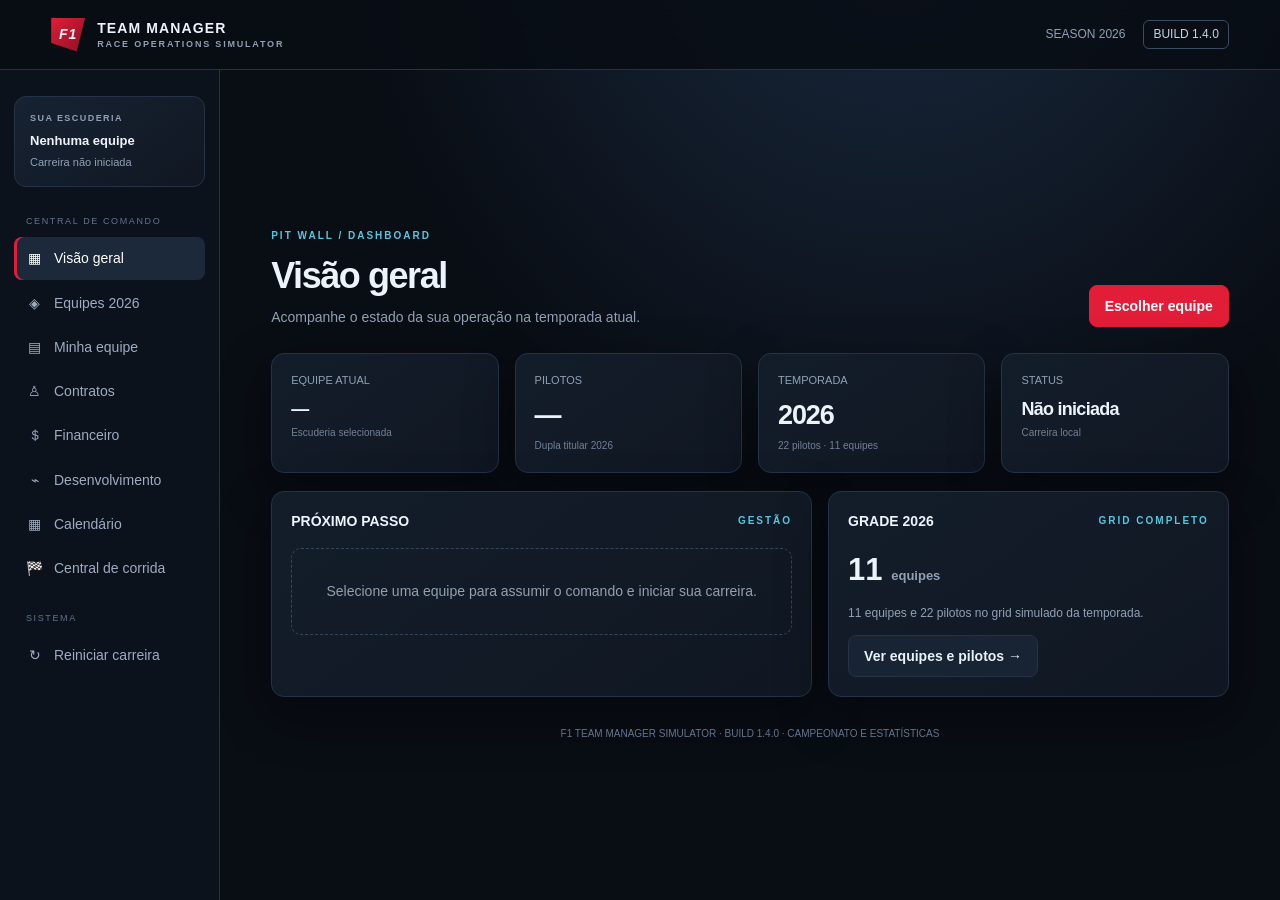
<file: F1-Team-Manager-Simulator-v1.4.html>
<!DOCTYPE html>
<html lang="pt-BR">
<head>
<meta charset="UTF-8">
<meta name="viewport" content="width=device-width, initial-scale=1.0">
<title>F1 Team Manager Simulator · v1.4</title>
<style>
:root{--bg:#090d14;--panel:#111925;--panel2:#151f2d;--line:#263346;--muted:#91a0b5;--text:#edf3fb;--accent:#e11d38;--cyan:#55c7df;--green:#48c78e;--shadow:0 18px 50px #0006}
*{box-sizing:border-box}body{margin:0;background:radial-gradient(ellipse at 70% -20%,#1b2c43 0,transparent 45%),var(--bg);color:var(--text);font:14px/1.45 Inter,Segoe UI,Arial,sans-serif}
button{font:inherit;cursor:pointer}button:focus-visible{outline:2px solid var(--cyan);outline-offset:3px}
.topbar{height:70px;border-bottom:1px solid var(--line);display:flex;align-items:center;justify-content:space-between;padding:0 4vw;background:#090d14dd;position:sticky;top:0;z-index:5;backdrop-filter:blur(14px)}
.brand{display:flex;gap:12px;align-items:center;font-weight:800;letter-spacing:.08em}.brandmark{width:34px;height:34px;background:linear-gradient(135deg,#e11d38,#8d1024);clip-path:polygon(0 0,100% 0,75% 100%,0 75%);display:grid;place-items:center;font-style:italic}
.brand small{display:block;color:var(--muted);font-size:9px;letter-spacing:.2em;font-weight:600}.topright{display:flex;gap:18px;align-items:center;color:var(--muted);font-size:12px}.version{border:1px solid #3a4b62;border-radius:6px;padding:5px 9px;color:#c4d3e6}
.layout{display:grid;grid-template-columns:220px 1fr;min-height:calc(100vh - 70px)}aside{border-right:1px solid var(--line);padding:26px 14px;background:#0c121c}
.team-mini{padding:15px;border:1px solid var(--line);border-radius:12px;margin-bottom:28px;background:linear-gradient(145deg,#172232,#101722)}.team-mini .eyebrow{font-size:9px;color:var(--muted);letter-spacing:.16em}.team-mini strong{display:block;margin-top:7px;font-size:13px}.team-mini span{color:var(--muted);font-size:11px}
.navlabel{font-size:9px;color:#64758c;letter-spacing:.18em;padding:0 12px;margin:22px 0 9px}.nav button{width:100%;border:0;background:transparent;color:#9eacc0;text-align:left;padding:11px 12px;border-radius:8px;margin:2px 0;display:flex;gap:11px;align-items:center}.nav button:hover,.nav button.active{background:#1b293b;color:#fff}.nav button.active{box-shadow:inset 3px 0 var(--accent)}.nav i{width:17px;text-align:center;font-style:normal}
main{padding:34px clamp(20px,4vw,64px);max-width:1600px;width:100%;margin:auto}.eyebrow{font-size:10px;color:var(--cyan);letter-spacing:.2em;font-weight:700}.pagehead{display:flex;justify-content:space-between;align-items:flex-end;gap:20px;margin-bottom:26px}.pagehead h1{font-size:clamp(25px,3vw,36px);margin:7px 0 5px;letter-spacing:-.04em}.sub{color:var(--muted);margin:0}.btn{border:1px solid var(--line);border-radius:8px;padding:10px 15px;color:#eaf1fa;background:#182333;font-weight:650}.btn:hover{background:#24354b}.btn.primary{background:var(--accent);border-color:var(--accent);color:white}.btn.primary:hover{background:#f02c47}.btn:disabled{opacity:.4;cursor:not-allowed}
.grid{display:grid;gap:16px}.stats{grid-template-columns:repeat(4,minmax(0,1fr));margin-bottom:18px}.card{background:linear-gradient(145deg,#131d2a,#101722);border:1px solid var(--line);border-radius:13px;padding:19px;box-shadow:var(--shadow)}.statlabel{color:var(--muted);font-size:11px}.statvalue{font-size:27px;font-weight:800;margin:7px 0 0;letter-spacing:-.04em}.statfoot{font-size:10px;color:#708198;margin-top:3px}
.contentgrid{grid-template-columns:1.35fr 1fr}.cardhead{display:flex;justify-content:space-between;align-items:center;margin-bottom:17px}.cardhead h2{font-size:14px;margin:0}.muted{color:var(--muted)}
.teamgrid{grid-template-columns:repeat(3,minmax(0,1fr))}.teamcard{padding:0;overflow:hidden;cursor:pointer;transition:.18s;border:1px solid var(--line);background:#111a27;border-radius:12px;position:relative}.teamcard:hover{transform:translateY(-3px);border-color:#71839c}.teamcard.selected{outline:2px solid var(--cyan);border-color:var(--cyan)}.teamstripe{height:5px;background:var(--team)}.teambody{padding:16px}.teamtop{display:flex;align-items:center;justify-content:space-between;gap:8px}.teamlogo{width:38px;height:38px;border-radius:9px;background:color-mix(in srgb,var(--team) 22%,#152030);display:grid;place-items:center;font-weight:900;color:white;font-size:12px;border:1px solid color-mix(in srgb,var(--team) 55%,transparent)}.teamname{font-size:13px;font-weight:800;margin:12px 0 3px}.engine{font-size:10px;color:var(--muted)}.drivers{border-top:1px solid #263346;margin-top:13px;padding-top:11px;display:flex;flex-direction:column;gap:5px;font-size:11px}.driverline{display:flex;justify-content:space-between;gap:8px}.driverline span:last-child{color:#9eacc0}
.section{display:none}.section.active{display:block}.notice{border:1px solid #34465d;background:#152234;padding:13px 15px;border-radius:9px;color:#c2d1e3;font-size:12px;margin-bottom:17px}
.selectedhero{border:1px solid var(--line);border-radius:14px;overflow:hidden;background:linear-gradient(120deg,#172333,#0f1722);margin-bottom:18px}.heroaccent{height:7px;background:var(--team)}.heroinside{padding:25px;display:flex;justify-content:space-between;align-items:center;gap:20px}.heroinside h2{font-size:26px;margin:6px 0}.heroinside p{color:var(--muted);margin:0}.heroabbr{font-size:50px;font-weight:900;color:#ffffff20;letter-spacing:-.08em}
.drivercards{grid-template-columns:repeat(2,minmax(0,1fr))}.drivercard{display:flex;align-items:center;gap:14px}.number{font-size:27px;font-weight:900;color:var(--team);width:52px}.drivercard h3{margin:0 0 3px;font-size:14px}.drivercard p{margin:0;color:var(--muted);font-size:11px}
.empty{padding:32px;text-align:center;color:var(--muted);border:1px dashed #34465d;border-radius:10px}
.footer{margin-top:30px;color:#63748b;font-size:10px;text-align:center}
.toast{position:fixed;bottom:20px;right:20px;background:#172638;border:1px solid #3b526d;border-radius:9px;padding:12px 16px;box-shadow:var(--shadow);display:none;z-index:10}
@media(max-width:1050px){.teamgrid{grid-template-columns:repeat(2,1fr)}.stats{grid-template-columns:repeat(2,1fr)}}
@media(max-width:720px){.layout{grid-template-columns:1fr}aside{border-right:0;border-bottom:1px solid var(--line);padding:10px}.team-mini,.navlabel{display:none}.nav{display:flex;overflow:auto;gap:4px}.nav button{white-space:nowrap;width:auto;padding:9px}.nav button.active{box-shadow:inset 0 -3px var(--accent)}main{padding:24px 15px}.contentgrid{grid-template-columns:1fr}.teamgrid{grid-template-columns:1fr}.pagehead{align-items:flex-start;flex-direction:column}.topbar{padding:0 15px}.topright span:first-child{display:none}}

.devgrid{grid-template-columns:repeat(2,minmax(0,1fr));margin-bottom:16px}.devcard{position:relative;overflow:hidden}.devtop{display:flex;justify-content:space-between;gap:12px;align-items:flex-start}.devicon{width:42px;height:42px;border-radius:10px;background:#1c2b3d;display:grid;place-items:center;font-size:20px}.devlevel{font-size:11px;color:var(--cyan);font-weight:700}.devbar{height:7px;background:#253449;border-radius:99px;overflow:hidden;margin:13px 0}.devbar span{display:block;height:100%;background:linear-gradient(90deg,var(--cyan),#3b82f6);border-radius:99px}.devmeta{display:flex;justify-content:space-between;gap:10px;color:var(--muted);font-size:11px}.devcard h3{margin:13px 0 5px}.devcard p{color:var(--muted);font-size:11px;min-height:32px}.projectbox{border:1px solid #36516b;background:linear-gradient(120deg,#172a3d,#121d2a);border-radius:12px;padding:18px;margin-bottom:16px}.money{font-variant-numeric:tabular-nums}.positive{color:var(--green)}.negative{color:#ff7182}.tablewrap{overflow-x:auto}table{width:100%;border-collapse:collapse;font-size:12px}th,td{text-align:left;padding:12px 10px;border-bottom:1px solid var(--line);white-space:nowrap}th{color:var(--muted);font-size:10px;letter-spacing:.1em;font-weight:700}td strong{font-size:12px}.pill{display:inline-block;padding:4px 8px;border-radius:99px;background:#1c2b3d;color:#c4d3e6;font-size:10px}.financegrid{grid-template-columns:repeat(3,minmax(0,1fr));margin-bottom:16px}.actionrow{display:flex;gap:9px;flex-wrap:wrap}.driver-actions{margin-left:auto}.drivercard{flex-wrap:wrap}.drivercard .details{min-width:0}.drivercard .contract-meta{font-size:10px;color:var(--muted);margin-top:5px}

.weekend-stages{display:grid;grid-template-columns:repeat(7,minmax(0,1fr));gap:8px}.weekend-stage{border:1px solid var(--line);border-radius:9px;padding:10px 7px;text-align:center;background:#0e1723;color:var(--muted);font-size:10px}.weekend-stage strong{display:block;color:var(--text);font-size:11px;margin-bottom:4px}.weekend-stage.done{border-color:#347b62;background:#10251f;color:#48c78e}.weekend-stage.current{border-color:var(--cyan);background:#142a38;color:#dff8ff}.weekend-results{max-height:300px;overflow:auto}.weekend-results table{font-size:11px}.weekend-results th,.weekend-results td{padding:7px 9px}
@media(max-width:850px){.weekend-stages{grid-template-columns:repeat(4,minmax(0,1fr))}}

@media(max-width:850px){.financegrid{grid-template-columns:1fr}.devgrid{grid-template-columns:1fr}.driver-actions{margin-left:0}}

/* BUILD 1.1 · Grand Prix Weekend */
.race-layout{display:grid;grid-template-columns:minmax(0,1.7fr) minmax(280px,1fr);gap:16px;align-items:start}
.race-canvas-wrap{background:#07100e;border:1px solid #2b3b45;border-radius:13px;overflow:hidden;position:relative}
#raceCanvas{display:block;width:100%;height:auto;aspect-ratio:900/520}
.race-overlay{position:absolute;left:14px;top:13px;background:#07111ddd;border:1px solid #3b4b58;border-radius:7px;padding:7px 10px;font-size:10px;letter-spacing:.12em;color:#dce7f1}
.race-controls{display:flex;gap:8px;flex-wrap:wrap;margin-top:12px}
.race-controls .btn.selected{border-color:var(--cyan);background:#1c3545}
.race-side{display:grid;gap:14px}
.race-side .card{padding:15px}
.race-statrow{display:flex;justify-content:space-between;gap:12px;padding:8px 0;border-bottom:1px solid var(--line);font-size:12px}
.race-statrow:last-child{border:0}
.race-statrow span{color:var(--muted)}
.race-meter{height:7px;background:#273648;border-radius:99px;overflow:hidden;margin-top:5px}
.race-meter span{display:block;height:100%;background:linear-gradient(90deg,#55c7df,#48c78e);width:0}
.race-table{max-height:490px;overflow:auto}
.race-table table{font-size:11px}
.race-table th,.race-table td{padding:8px 7px}
.race-table tr.own-car{background:#1b2c40}
.race-table tr.own-car td:first-child{border-left:3px solid var(--team,var(--cyan))}
.race-controls-grid{display:grid;grid-template-columns:1fr 1fr;gap:10px}
.race-controls-grid label{display:block;color:var(--muted);font-size:10px;margin-bottom:5px}
.race-controls-grid select{width:100%;padding:10px;border:1px solid var(--line);border-radius:7px;background:#101a27;color:var(--text)}
.race-message{border:1px solid #354a60;background:#142235;border-radius:9px;padding:10px 12px;color:#c7d6e8;font-size:11px;min-height:42px}
.race-result{border:1px solid #42634f;background:#14271f;border-radius:10px;padding:14px;margin-top:12px}
@media(max-width:980px){.race-layout{grid-template-columns:1fr}}
@media(max-width:560px){.race-controls-grid{grid-template-columns:1fr}.race-controls .btn{flex:1}}


/* BUILD 0.8 · Technical car telemetry */
.telemetry-grid{display:grid;grid-template-columns:repeat(5,minmax(0,1fr));gap:10px}
.metric-card{background:#0e1723;border:1px solid #26374b;border-radius:10px;padding:13px;min-width:0}
.metric-top{display:flex;justify-content:space-between;gap:8px;align-items:center;font-size:11px;color:var(--muted)}
.metric-value{font-size:22px;font-weight:850;margin:7px 0 8px;font-variant-numeric:tabular-nums}
.metric-track{height:6px;background:#253449;border-radius:99px;overflow:hidden}
.metric-track span{display:block;height:100%;background:linear-gradient(90deg,var(--cyan),#3b82f6);border-radius:99px}
.telemetry-head{display:flex;justify-content:space-between;align-items:center;gap:12px;margin-bottom:14px}
.telemetry-head h2{font-size:14px;margin:0}
.metric-delta{font-size:10px;color:var(--green);font-weight:700}
.history-list{display:grid;gap:8px}
.history-item{display:flex;justify-content:space-between;gap:12px;align-items:center;padding:10px 12px;border:1px solid var(--line);border-radius:8px;background:#0e1723;font-size:11px}
.history-item strong{display:block;font-size:12px;margin-bottom:3px}
.history-item small{color:var(--muted)}
.comparison-grid{display:grid;grid-template-columns:repeat(2,minmax(0,1fr));gap:12px}
@media(max-width:1050px){.telemetry-grid{grid-template-columns:repeat(3,minmax(0,1fr))}}
@media(max-width:650px){.telemetry-grid{grid-template-columns:repeat(2,minmax(0,1fr))}.comparison-grid{grid-template-columns:1fr}}
.tablewrap{max-width:100%;overflow-x:auto;-webkit-overflow-scrolling:touch}.tablewrap table{min-width:620px}.race-results,.weekend-results{max-width:100%;overflow-x:auto}

</style>
</head>
<body>
<header class="topbar">
 <div class="brand"><div class="brandmark">F1</div><div>TEAM MANAGER<small>RACE OPERATIONS SIMULATOR</small></div></div>
 <div class="topright"><span id="seasonLabel">SEASON 2026</span><span class="version">BUILD 1.4.0</span></div>
</header>
<div class="layout">
<aside>
 <div class="team-mini"><div class="eyebrow">SUA ESCUDERIA</div><strong id="sideTeam">Nenhuma equipe</strong><span id="sideStatus">Carreira não iniciada</span></div>
 <div class="navlabel">CENTRAL DE COMANDO</div>
 <nav class="nav">
  <button class="active" data-page="overview"><i>▦</i> Visão geral</button>
  <button data-page="teams"><i>◈</i> Equipes 2026</button>
  <button data-page="garage"><i>▤</i> Minha equipe</button>
  <button data-page="contracts"><i>♙</i> Contratos</button>
  <button data-page="finance"><i>＄</i> Financeiro</button>
  <button data-page="development"><i>⌁</i> Desenvolvimento</button>
  <button data-page="calendar"><i>▦</i> Calendário</button>
  <button data-page="race"><i>🏁</i> Central de corrida</button>
 </nav>
 <div class="navlabel">SISTEMA</div>
 <nav class="nav"><button id="resetBtn"><i>↻</i> Reiniciar carreira</button></nav>
</aside>
<main>
<section id="overview" class="section active">
 <div class="pagehead"><div><div class="eyebrow">PIT WALL / DASHBOARD</div><h1>Visão geral</h1><p class="sub">Acompanhe o estado da sua operação na temporada atual.</p></div><button class="btn primary" id="chooseTeamBtn">Escolher equipe</button></div>
 <div class="grid stats">
  <div class="card"><div class="statlabel">EQUIPE ATUAL</div><div class="statvalue" id="statTeam" style="font-size:18px">—</div><div class="statfoot">Escuderia selecionada</div></div>
  <div class="card"><div class="statlabel">PILOTOS</div><div class="statvalue" id="statDrivers">—</div><div class="statfoot">Dupla titular 2026</div></div>
  <div class="card"><div class="statlabel">TEMPORADA</div><div class="statvalue" id="overviewSeason">2026</div><div class="statfoot">22 pilotos · 11 equipes</div></div>
  <div class="card"><div class="statlabel">STATUS</div><div class="statvalue" id="statStatus" style="font-size:18px">Não iniciada</div><div class="statfoot">Carreira local</div></div>
 </div>
 <div class="grid contentgrid">
  <div class="card"><div class="cardhead"><h2>PRÓXIMO PASSO</h2><span class="eyebrow">GESTÃO</span></div><div id="nextStep" class="empty">Selecione uma equipe para assumir o comando e iniciar sua carreira.</div></div>
  <div class="card"><div class="cardhead"><h2>GRADE 2026</h2><span class="eyebrow">GRID COMPLETO</span></div><p style="font-size:31px;font-weight:850;margin:0">11 <span class="muted" style="font-size:13px">equipes</span></p><p class="muted" style="font-size:12px">11 equipes e 22 pilotos no grid simulado da temporada.</p><button class="btn" data-goto="teams">Ver equipes e pilotos →</button></div>
 </div>
 <div class="footer">F1 TEAM MANAGER SIMULATOR · BUILD 1.4.0 · CAMPEONATO E ESTATÍSTICAS</div>
</section>
<section id="teams" class="section">
 <div class="pagehead"><div><div class="eyebrow">CONSTRUTORES / 2026</div><h1>Selecione sua equipe</h1><p class="sub">Escolha uma das 11 escuderias para iniciar sua trajetória.</p></div><button class="btn primary" id="takeTeamBtn" disabled>Assumir equipe</button></div>
 <div class="notice">Selecione um cartão para visualizar a equipe. A escolha será salva neste navegador quando você iniciar a carreira.</div>
 <div id="teamGrid" class="grid teamgrid"></div>
</section>
<section id="garage" class="section">
 <div class="pagehead"><div><div class="eyebrow">GARAGEM / ROSTER</div><h1>Minha equipe</h1><p class="sub">Identidade e dupla de pilotos da sua escuderia.</p></div></div>
 <div id="garageContent" class="empty">Você ainda não assumiu uma equipe.</div>
</section>

<section id="contracts" class="section">
 <div class="pagehead"><div><div class="eyebrow">DRIVER MANAGEMENT / CONTRACTS</div><h1>Contratos dos pilotos</h1><p class="sub">Acompanhe salários, duração e renovações da sua dupla.</p></div></div>
 <div class="notice">Os salários e valores de contrato são parâmetros fictícios de gameplay, não salários oficiais dos pilotos.</div>
 <div id="contractsContent" class="grid drivercards"><div class="empty">Assuma uma equipe para gerenciar os contratos.</div></div>
</section>
<section id="finance" class="section">
 <div class="pagehead"><div><div class="eyebrow">TEAM FINANCE / CONTROL</div><h1>Gestão financeira</h1><p class="sub">Controle o caixa e os custos recorrentes da escuderia.</p></div><button class="btn primary" id="advanceMonthBtn">Fechar mês</button></div>
 <div class="notice">Valores simulados para o jogo. Ao fechar o mês, a folha salarial e os custos operacionais são debitados e as receitas de patrocinadores são creditadas.</div>
 <div class="grid financegrid">
  <div class="card"><div class="statlabel">SALDO DISPONÍVEL</div><div class="statvalue money" id="cashValue">—</div><div class="statfoot">Caixa da equipe</div></div>
  <div class="card"><div class="statlabel">FOLHA SALARIAL / MÊS</div><div class="statvalue money" id="payrollValue">—</div><div class="statfoot">Salários dos dois pilotos</div></div>
  <div class="card"><div class="statlabel">CUSTO OPERACIONAL / MÊS</div><div class="statvalue money" id="operatingValue">—</div><div class="statfoot">Estrutura, logística e fábrica</div></div>
 </div>
 <div class="grid contentgrid"><div class="card"><div class="cardhead"><h2>RESUMO DO MÊS</h2><span class="pill" id="monthLabel">Mês 1</span></div><div id="financeSummary" class="muted">Assuma uma equipe para visualizar o financeiro.</div></div><div class="card"><div class="cardhead"><h2>HISTÓRICO FINANCEIRO</h2><span class="eyebrow">TRANSAÇÕES</span></div><div id="transactions" class="muted">Nenhuma movimentação.</div></div></div>
</section>
<section id="development" class="section">
 <div class="pagehead"><div><div class="eyebrow">R&D / ENGENHARIA</div><h1>Desenvolvimento do carro</h1><p class="sub">Invista em áreas técnicas para melhorar o desempenho do seu monoposto.</p></div></div>
 <div class="notice">Sistema de desenvolvimento fictício para gameplay. Cada projeto custa dinheiro e leva um mês para ficar pronto. As melhorias alteram velocidade, curvas, estabilidade, eficiência e gestão dos pneus nas corridas.</div>
 <div class="grid stats">
  <div class="card"><div class="statlabel">DESEMPENHO GERAL</div><div class="statvalue" id="carRating">—</div><div class="statfoot">Índice técnico do carro</div></div>
  <div class="card"><div class="statlabel">PROJETOS CONCLUÍDOS</div><div class="statvalue" id="projectsDone">—</div><div class="statfoot">Evoluções instaladas</div></div>
  <div class="card"><div class="statlabel">PRÓXIMO PROJETO</div><div class="statvalue" id="nextProjectCost" style="font-size:20px">—</div><div class="statfoot">Custo da próxima melhoria</div></div>
  <div class="card"><div class="statlabel">CAIXA DISPONÍVEL</div><div class="statvalue" id="devCash" style="font-size:20px">—</div><div class="statfoot">Orçamento da equipe</div></div>
 </div>
 <div id="activeProject" class="projectbox"><strong>Nenhum projeto em andamento</strong><p class="muted">Escolha uma área abaixo para iniciar o desenvolvimento.</p></div>
 <div id="developmentTelemetry" class="card" style="margin-bottom:16px"><div class="empty">Os dados técnicos aparecerão após assumir uma equipe.</div></div>
 <div id="developmentContent" class="grid devgrid"><div class="empty">Assuma uma equipe para acessar a engenharia.</div></div>
 <div id="developmentHistoryPanel" class="card" style="margin-top:16px"><div class="empty">O histórico será exibido após concluir projetos.</div></div>
</section>

<section id="race" class="section">
 <div class="pagehead"><div><div class="eyebrow">RACE CONTROL / LIVE OPERATIONS</div><h1>Central de corrida</h1><p class="sub">Acompanhe os 22 carros e intervenha na estratégia dos seus dois pilotos.</p></div><span class="pill">SIMULAÇÃO 2D · 12 VOLTAS</span></div>
 <div class="notice">Modo híbrido: o desempenho agora considera a engenharia do carro. Potência favorece retas; aerodinâmica e chassi favorecem curvas e estabilidade; suspensão reduz desgaste dos pneus. Você controla ritmo e pit stops.</div>
 <div id="weekendPanel" class="card" style="margin-bottom:16px">
  <div class="cardhead"><div><div class="eyebrow">GRAND PRIX WEEKEND</div><h2 id="weekendTitle">Fim de semana de GP</h2></div><span class="pill" id="weekendStatus">Preparação</span></div>
  <div id="weekendStages" class="weekend-stages"></div>
  <div id="weekendSessionInfo" class="notice" style="margin:14px 0 0">Conclua as sessões na ordem para liberar a corrida.</div>
  <div id="weekendResults" style="margin-top:14px"></div>
  <div class="actionrow" style="margin-top:14px"><button class="btn primary" id="completeSessionBtn">Concluir sessão</button></div>
 </div>
 <div class="race-layout" id="raceWorkspace" style="display:none">
  <div>
   <div class="race-canvas-wrap"><canvas id="raceCanvas" width="900" height="520" aria-label="Circuito 2D com os carros da corrida"></canvas><div class="race-overlay" id="raceStatus">AGUARDANDO LARGADA</div></div>
   <div class="race-controls">
    <button class="btn primary" id="raceStartBtn">▶ Iniciar corrida</button>
    <button class="btn" id="racePauseBtn" disabled>Ⅱ Pausar</button>
    <button class="btn" id="raceResetBtn">↻ Nova corrida</button>
    <button class="btn selected" id="speed1Btn">1× Realista</button>
    <button class="btn" id="speed2Btn">2×</button>
   </div>
   <div class="grid stats" style="margin-top:14px;grid-template-columns:repeat(3,minmax(0,1fr))">
    <div class="card"><div class="statlabel">VOLTA</div><div class="statvalue" id="raceLap">— / 12</div><div class="statfoot">Progresso da prova</div></div>
    <div class="card"><div class="statlabel">TEMPO DE PROVA</div><div class="statvalue" id="raceClock">00:00</div><div class="statfoot">Tempo simulado</div></div>
    <div class="card"><div class="statlabel">CARROS NA PISTA</div><div class="statvalue" id="raceRunning">22</div><div class="statfoot">Competidores ativos</div></div>
   </div>
   <div class="card" style="margin-top:14px"><div class="cardhead"><h2>CLASSIFICAÇÃO AO VIVO</h2><span class="eyebrow">22 CARROS</span></div><div class="race-table" id="raceLeaderboard"><div class="empty">Inicie uma corrida para carregar a classificação.</div></div></div>
  </div>
  <div class="race-side">
   <div class="card"><div class="cardhead"><h2>ESTRATÉGIA DA EQUIPE</h2><span class="eyebrow">PIT WALL</span></div>
    <div class="race-controls-grid">
     <div><label for="raceDriverSelect">PILOTO CONTROLADO</label><select id="raceDriverSelect"><option value="0">Piloto 1</option><option value="1">Piloto 2</option></select></div>
     <div><label for="racePaceSelect">RITMO DE CORRIDA</label><select id="racePaceSelect"><option value="conservative">Conservador</option><option value="balanced" selected>Equilibrado</option><option value="push">Ataque</option></select></div>
     <div><label for="raceTireSelect">PNEU PARA O PIT STOP</label><select id="raceTireSelect"><option value="soft">Macio</option><option value="medium" selected>Médio</option><option value="hard">Duro</option><option value="intermediate">Intermediário</option><option value="wet">Chuva extrema</option></select></div>
     <div style="display:flex;align-items:end"><button class="btn primary" style="width:100%" id="pitCallBtn" disabled>Chamar aos boxes</button></div>
    </div>
    <div id="raceDriverStatus" style="margin-top:14px"><div class="empty">Os dados dos pilotos aparecerão durante a corrida.</div></div>
    <div id="raceMessage" class="race-message" style="margin-top:12px">Aguardando a largada. Prepare sua estratégia.</div>
   </div>
   <div class="card"><div class="cardhead"><h2>INFORMAÇÕES DA PROVA</h2><span class="eyebrow">RACE DATA</span></div>
    <div class="race-statrow"><span>Circuito</span><strong>Grand Prix Demo</strong></div>
    <div class="race-statrow"><span>Condição</span><strong>Clima dinâmico</strong></div>
    <div class="race-statrow"><span>Distância</span><strong>12 voltas</strong></div>
    <div class="race-statrow"><span>Paradas</span><strong id="racePitCount">0</strong></div>
    <div class="race-statrow"><span>Seu melhor resultado</span><strong id="raceBestResult">—</strong></div>
   </div>
   <div class="card"><div class="cardhead"><h2>CONTROLE DE PROVA</h2><span class="eyebrow">RACE CONTROL</span></div><div id="raceEventStatus"><div class="race-statrow"><span>Clima</span><strong>Seco</strong></div><div class="race-statrow"><span>Bandeira</span><strong>Verde</strong></div><p class="muted">Aguardando a largada.</p></div></div>
   <div class="card"><div class="cardhead"><h2>LEITURA DO CARRO</h2><span class="eyebrow">TELEMETRIA</span></div>
    <div class="statlabel">DESGASTE DOS PNEUS</div><div class="race-meter"><span id="tireMeter"></span></div><div class="race-statrow"><span id="tireLabel">—</span><strong id="tireValue">—</strong></div>
    <div class="statlabel" style="margin-top:12px">COMBUSTÍVEL</div><div class="race-meter"><span id="fuelMeter"></span></div><div class="race-statrow"><span>Combustível restante</span><strong id="fuelValue">—</strong></div>
   </div>
  </div>
 </div>
 <div id="raceResult" class="race-result" style="display:none"></div>
</section>

<section id="calendar" class="section">
 <div class="pagehead"><div><div class="eyebrow">RACE CONTROL / CHAMPIONSHIP</div><h1>Calendário da temporada</h1><p class="sub">Temporada jogável de 12 etapas, estatísticas individuais e histórico de campeonatos.</p></div><div style="display:flex;gap:8px;flex-wrap:wrap"><button class="btn" id="nextSeasonBtn" style="display:none">Iniciar próxima temporada →</button><button class="btn primary" id="calendarRaceBtn" disabled>Ir para a próxima etapa →</button></div></div>
 <div id="calendarSummary" class="grid stats"></div>
 <div class="card"><div class="cardhead"><h2>ETAPAS DO CAMPEONATO</h2><span class="eyebrow">12 ROUNDS</span></div><div id="calendarList"></div></div>
 <div class="grid comparison-grid" style="margin-top:16px"><div class="card"><div class="cardhead"><h2>CAMPEONATO DE PILOTOS</h2><span class="eyebrow">DRIVERS</span></div><div id="driverStandings"></div></div><div class="card"><div class="cardhead"><h2>CAMPEONATO DE CONSTRUTORES</h2><span class="eyebrow">TEAMS</span></div><div id="constructorStandings"></div></div></div>
 <div class="card" style="margin-top:16px"><div class="cardhead"><h2>HISTÓRICO DE TEMPORADAS</h2><span class="eyebrow">SEASON ARCHIVE</span></div><div id="seasonHistory"></div></div>
</section>
</main>
</div>
<div class="toast" id="toast" role="status" aria-live="polite"></div>
<script>
const TEAMS = [
 {id:"mclaren",name:"McLaren",full:"McLaren Mastercard F1 Team",abbr:"MCL",color:"#ff8700",engine:"Mercedes",drivers:[["1","Lando Norris","Reino Unido"],["81","Oscar Piastri","Austrália"]]},
 {id:"mercedes",name:"Mercedes",full:"Mercedes-AMG PETRONAS F1 Team",abbr:"MER",color:"#00a19c",engine:"Mercedes",drivers:[["63","George Russell","Reino Unido"],["12","Kimi Antonelli","Itália"]]},
 {id:"redbull",name:"Red Bull Racing",full:"Oracle Red Bull Racing",abbr:"RBR",color:"#3671c6",engine:"Red Bull Ford",drivers:[["3","Max Verstappen","Países Baixos"],["6","Isack Hadjar","França"]]},
 {id:"ferrari",name:"Ferrari",full:"Scuderia Ferrari HP",abbr:"FER",color:"#e80020",engine:"Ferrari",drivers:[["16","Charles Leclerc","Mônaco"],["44","Lewis Hamilton","Reino Unido"]]},
 {id:"williams",name:"Williams",full:"Atlassian Williams F1 Team",abbr:"WIL",color:"#1868db",engine:"Mercedes",drivers:[["23","Alexander Albon","Tailândia"],["55","Carlos Sainz","Espanha"]]},
 {id:"racingbulls",name:"Racing Bulls",full:"Visa Cash App Racing Bulls",abbr:"VCARB",color:"#6692ff",engine:"Red Bull Ford",drivers:[["30","Liam Lawson","Nova Zelândia"],["41","Arvid Lindblad","Reino Unido"]]},
 {id:"astonmartin",name:"Aston Martin",full:"Aston Martin Aramco F1 Team",abbr:"AMR",color:"#00665e",engine:"Honda",drivers:[["14","Fernando Alonso","Espanha"],["18","Lance Stroll","Canadá"]]},
 {id:"haas",name:"Haas",full:"TGR Haas F1 Team",abbr:"HAA",color:"#b6babd",engine:"Ferrari",drivers:[["31","Esteban Ocon","França"],["87","Oliver Bearman","Reino Unido"]]},
 {id:"audi",name:"Audi",full:"Audi Revolut F1 Team",abbr:"AUD",color:"#d8dce2",engine:"Audi",drivers:[["27","Nico Hülkenberg","Alemanha"],["5","Gabriel Bortoleto","Brasil"]]},
 {id:"alpine",name:"Alpine",full:"BWT Alpine F1 Team",abbr:"ALP",color:"#ff69b4",engine:"Mercedes",drivers:[["10","Pierre Gasly","França"],["43","Franco Colapinto","Argentina"]]},
 {id:"cadillac",name:"Cadillac",full:"Cadillac Formula 1 Team",abbr:"CAD",color:"#d6bd83",engine:"Ferrari",drivers:[["11","Sergio Pérez","México"],["77","Valtteri Bottas","Finlândia"]]}
];
// Parâmetros de jogo fictícios: ratings e salários não representam contratos reais.
const DRIVER_GAME_DATA={
 "Lando Norris":[94,6.0],"Oscar Piastri":[92,5.2],"George Russell":[91,5.0],"Kimi Antonelli":[84,2.0],"Max Verstappen":[97,7.0],"Isack Hadjar":[82,1.5],"Charles Leclerc":[94,6.2],"Lewis Hamilton":[93,6.5],"Alexander Albon":[87,3.0],"Carlos Sainz":[90,4.8],"Liam Lawson":[83,1.8],"Arvid Lindblad":[78,1.0],"Fernando Alonso":[91,4.0],"Lance Stroll":[82,2.5],"Esteban Ocon":[86,3.2],"Oliver Bearman":[83,1.8],"Nico Hülkenberg":[86,3.0],"Gabriel Bortoleto":[82,1.6],"Pierre Gasly":[88,3.5],"Franco Colapinto":[80,1.4],"Sergio Pérez":[88,3.8],"Valtteri Bottas":[87,3.4]
};
const TEAM_BUDGET={mclaren:145,mercedes:140,redbull:142,ferrari:143,williams:85,racingbulls:78,astonmartin:105,haas:72,audi:95,alpine:82,cadillac:90};
// Base técnica fictícia por equipe. Os projetos de P&D evoluem estes valores.
const TEAM_BASE_CAR={
 mclaren:{speed:87,cornering:88,stability:86,efficiency:85,tires:86},
 mercedes:{speed:86,cornering:86,stability:88,efficiency:87,tires:86},
 redbull:{speed:88,cornering:87,stability:85,efficiency:83,tires:84},
 ferrari:{speed:87,cornering:88,stability:85,efficiency:84,tires:83},
 williams:{speed:79,cornering:78,stability:79,efficiency:80,tires:78},
 racingbulls:{speed:77,cornering:78,stability:77,efficiency:76,tires:77},
 astonmartin:{speed:81,cornering:82,stability:81,efficiency:80,tires:79},
 haas:{speed:77,cornering:76,stability:77,efficiency:77,tires:76},
 audi:{speed:79,cornering:80,stability:79,efficiency:78,tires:79},
 alpine:{speed:78,cornering:79,stability:77,efficiency:78,tires:77},
 cadillac:{speed:76,cornering:76,stability:76,efficiency:76,tires:76}
};
const SEASON_CALENDAR=[
 {id:'bahrain',name:'GP do Bahrein',country:'Bahrein',circuit:'Bahrain International Circuit',laps:12},
 {id:'jeddah',name:'GP da Arábia Saudita',country:'Arábia Saudita',circuit:'Jeddah Corniche Circuit',laps:12},
 {id:'australia',name:'GP da Austrália',country:'Austrália',circuit:'Albert Park',laps:12},
 {id:'japan',name:'GP do Japão',country:'Japão',circuit:'Suzuka International Racing Course',laps:12},
 {id:'miami',name:'GP de Miami',country:'Estados Unidos',circuit:'Miami International Autodrome',laps:12},
 {id:'monaco',name:'GP de Mônaco',country:'Mônaco',circuit:'Circuit de Monaco',laps:12},
 {id:'spain',name:'GP da Espanha',country:'Espanha',circuit:'Circuit de Barcelona-Catalunya',laps:12},
 {id:'britain',name:'GP da Grã-Bretanha',country:'Reino Unido',circuit:'Silverstone Circuit',laps:12},
 {id:'belgium',name:'GP da Bélgica',country:'Bélgica',circuit:'Circuit de Spa-Francorchamps',laps:12},
 {id:'italy',name:'GP da Itália',country:'Itália',circuit:'Autodromo Nazionale Monza',laps:12},
 {id:'singapore',name:'GP de Singapura',country:'Singapura',circuit:'Marina Bay Street Circuit',laps:12},
 {id:'abu-dhabi',name:'GP de Abu Dhabi',country:'Emirados Árabes Unidos',circuit:'Yas Marina Circuit',laps:12}
];
const STORE="ftms_v05_career"; const OLD_STORE="ftms_v04_career"; const LEGACY_STORE="ftms_v03_career";
let selectedId=null,career=null; const $=id=>document.getElementById(id);
const money=n=>new Intl.NumberFormat('pt-BR',{style:'currency',currency:'USD',maximumFractionDigits:1,notation:'compact'}).format(n*1e6);
function team(id){return TEAMS.find(t=>t.id===id)}
function toast(msg){const el=$("toast");el.textContent=msg;el.style.display="block";clearTimeout(toast.timer);toast.timer=setTimeout(()=>el.style.display="none",2600)}
function escapeHTML(value){return String(value??"").replace(/[&<>"']/g,ch=>({"&":"&amp;","<":"&lt;",">":"&gt;",'"':"&quot;","'":"&#39;"}[ch]));}
function save(){try{localStorage.setItem(STORE,JSON.stringify(career));return true;}catch(e){toast("Não foi possível salvar neste navegador.");return false;}}
function normalizeCareer(data){
 if(!data||typeof data!=="object"||!team(data.teamId))return null;
 const base=makeCareer(data.teamId);
 const number=(value,fallback,min=0)=>{const n=Number(value);return Number.isFinite(n)&&n>=min?n:fallback;};
 const normalized={...base,...data};
 normalized.season=Math.max(2026,Math.floor(number(data.season,2026,2026)));
 normalized.month=Math.floor(number(data.month,1,1));
 normalized.cash=number(data.cash,base.cash);
 normalized.operatingCost=number(data.operatingCost,base.operatingCost);
 normalized.sponsorIncome=number(data.sponsorIncome,base.sponsorIncome);
 normalized.contracts=base.contracts.map(driver=>{const saved=Array.isArray(data.contracts)?data.contracts.find(c=>String(c.number)===driver.number):null;return {...driver,salary:number(saved?.salary,driver.salary),years:Math.min(5,Math.max(1,Math.floor(number(saved?.years,driver.years,1))))};});
 normalized.development={};
 for(const key of Object.keys(DEV_PARTS)){const level=number(data.development?.[key],1,1);normalized.development[key]=Math.min(5,Math.floor(level));}
 normalized.transactions=Array.isArray(data.transactions)?data.transactions.slice(0,100).filter(x=>x&&typeof x==="object").map(x=>({label:String(x.label??"Movimentação" ).slice(0,120),amount:number(x.amount,0),type:["income","expense","info"].includes(x.type)?x.type:"info",month:Math.max(1,Math.floor(number(x.month,1,1)))})):base.transactions;
 normalized.developmentHistory=Array.isArray(data.developmentHistory)?data.developmentHistory.slice(-40).filter(x=>x&&typeof x==="object"&&DEV_PARTS[x.key]).map(x=>{const snapshot=value=>value&&typeof value==="object"?{speed:number(value.speed,0),cornering:number(value.cornering,0),stability:number(value.stability,0),efficiency:number(value.efficiency,0),tires:number(value.tires,0),overall:number(value.overall,0)}:null;return {key:x.key,name:DEV_PARTS[x.key].name,level:Math.min(5,Math.max(1,Math.floor(number(x.level,1,1)))),month:Math.max(1,Math.floor(number(x.month,1,1))),before:snapshot(x.before),after:snapshot(x.after)};}):[];
 normalized.projectsDone=Math.max(0,Math.floor(number(data.projectsDone,normalized.developmentHistory.length)));
 normalized.teamPoints=Math.max(0,number(data.teamPoints,0));
 const savedCalendar=data.calendar&&typeof data.calendar==='object'?data.calendar:{};
 const completed=Array.isArray(savedCalendar.completedRounds)?savedCalendar.completedRounds.map(v=>Math.floor(number(v,-1,0))).filter(v=>v>=0&&v<SEASON_CALENDAR.length):[];
 const completedRounds=[...new Set(completed)].sort((a,b)=>a-b);const firstPending=SEASON_CALENDAR.findIndex((_,index)=>!completedRounds.includes(index));normalized.calendar={currentRound:firstPending<0?SEASON_CALENDAR.length:firstPending,completedRounds,seasonComplete:completedRounds.length===SEASON_CALENDAR.length};
 const savedWeekend=data.weekend&&typeof data.weekend==='object'?data.weekend:null;
 normalized.weekend=savedWeekend&&Number.isInteger(savedWeekend.round)&&savedWeekend.round>=0&&savedWeekend.round<SEASON_CALENDAR.length?{
  round:savedWeekend.round,sessionIndex:Math.min(7,Math.max(0,Math.floor(number(savedWeekend.sessionIndex,0,0)))),
  practiceResults:savedWeekend.practiceResults&&typeof savedWeekend.practiceResults==='object'?savedWeekend.practiceResults:{},
  qualifying:savedWeekend.qualifying&&typeof savedWeekend.qualifying==='object'?savedWeekend.qualifying:{Q1:[],Q2:[],Q3:[]},
  gridOrder:Array.isArray(savedWeekend.gridOrder)?savedWeekend.gridOrder.filter(name=>RACE_DRIVERS.some(d=>d.name===name)).slice(0,22):[],
  setupBonus:Math.max(0,Math.min(.012,number(savedWeekend.setupBonus,0))),raceSnapshot:savedWeekend.raceSnapshot&&typeof savedWeekend.raceSnapshot==='object'&&Array.isArray(savedWeekend.raceSnapshot.cars)?{round:Math.floor(number(savedWeekend.raceSnapshot.round,-1,-1)),eventId:String(savedWeekend.raceSnapshot.eventId||'').slice(0,40),elapsed:number(savedWeekend.raceSnapshot.elapsed,0),weather:['dry','cloudy','lightRain','heavyRain'].includes(savedWeekend.raceSnapshot.weather)?savedWeekend.raceSnapshot.weather:'dry',trackWetness:Math.max(0,Math.min(1,number(savedWeekend.raceSnapshot.trackWetness,0))),flag:['green','yellow','vsc','safety','red'].includes(savedWeekend.raceSnapshot.flag)?savedWeekend.raceSnapshot.flag:'green',flagEndsAt:number(savedWeekend.raceSnapshot.flagEndsAt,0),nextEventAt:number(savedWeekend.raceSnapshot.nextEventAt,0),redFlag:!!savedWeekend.raceSnapshot.redFlag,redFlagCount:Math.min(1,Math.max(0,Math.floor(number(savedWeekend.raceSnapshot.redFlagCount,0)))),eventText:String(savedWeekend.raceSnapshot.eventText||'Corrida retomada.').slice(0,180),eventLog:Array.isArray(savedWeekend.raceSnapshot.eventLog)?savedWeekend.raceSnapshot.eventLog.slice(0,8).map(e=>({time:number(e?.time,0),message:String(e?.message||'').slice(0,180)})):[],cars:savedWeekend.raceSnapshot.cars.slice(0,22).filter(x=>x&&typeof x.name==='string'&&RACE_DRIVERS.some(d=>d.name===x.name)).map(x=>({name:x.name.slice(0,60),progress:number(x.progress,0,-1),wear:Math.max(0,Math.min(1,number(x.wear,0))),fuel:Math.max(0,Math.min(100,number(x.fuel,100))),tire:['soft','medium','hard','intermediate','wet'].includes(x.tire)?x.tire:'medium',pace:['push','balanced','conservative'].includes(x.pace)?x.pace:'balanced',pitRequested:!!x.pitRequested,pitTimer:Math.max(0,number(x.pitTimer,0)),pitStops:Math.max(0,Math.floor(number(x.pitStops,0))),finished:!!x.finished,retired:!!x.retired,damage:Math.max(0,Math.min(100,number(x.damage,0))),finishTime:x.finishTime===null||x.finishTime===undefined?null:number(x.finishTime,0),requestedTire:['soft','medium','hard','intermediate','wet'].includes(x.requestedTire)?x.requestedTire:null,nextTire:['soft','medium','hard','intermediate','wet'].includes(x.nextTire)?x.nextTire:null}))}:null,completed:!!savedWeekend.completed
 }:null;
 normalized.raceHistory=Array.isArray(data.raceHistory)?data.raceHistory.slice(0,100).filter(x=>x&&typeof x==="object").map(x=>({...x,round:Number.isInteger(x.round)?x.round:null,circuit:String(x.circuit||"Etapa anterior").slice(0,80),month:Math.max(1,Math.floor(number(x.month,1,1))),points:Math.max(0,number(x.points,0)),poleDriver:typeof x.poleDriver==="string"?x.poleDriver.slice(0,60):null,positions:Array.isArray(x.positions)?x.positions.filter(pos=>pos&&typeof pos.name==="string").map(pos=>({name:pos.name.slice(0,60),position:Math.max(1,Math.floor(number(pos.position,1,1)))})):[],driverResults:Array.isArray(x.driverResults)?x.driverResults.filter(d=>d&&typeof d.name==="string").slice(0,22).map(d=>({name:d.name.slice(0,60),teamId:String(d.teamId||"").slice(0,40),team:String(d.team||"Equipe").slice(0,60),position:Math.max(1,Math.floor(number(d.position,99,1))),points:Math.max(0,number(d.points,0))})):[]})):[ ];
 normalized.seasonHistory=Array.isArray(data.seasonHistory)?data.seasonHistory.slice(-30).filter(x=>x&&typeof x==="object"&&Number.isInteger(x.season)).map(x=>({season:x.season,champion:String(x.champion||"—").slice(0,60),constructorChampion:String(x.constructorChampion||"—").slice(0,60),races:Math.max(0,Math.floor(number(x.races,0))),drivers:Array.isArray(x.drivers)?x.drivers.slice(0,22).map(d=>({name:String(d.name||"—").slice(0,60),team:String(d.team||"—").slice(0,60),points:Math.max(0,number(d.points,0)),wins:Math.max(0,Math.floor(number(d.wins,0))),podiums:Math.max(0,Math.floor(number(d.podiums,0))),poles:Math.max(0,Math.floor(number(d.poles,0))),starts:Math.max(0,Math.floor(number(d.starts,0))),best:Math.max(1,Math.floor(number(d.best,99,1))),average:number(d.average,0)})):[],constructors:Array.isArray(x.constructors)?x.constructors.slice(0,11).map(t=>({team:String(t.team||"—").slice(0,60),points:Math.max(0,number(t.points,0)),wins:Math.max(0,Math.floor(number(t.wins,0))),podiums:Math.max(0,Math.floor(number(t.podiums,0)))})):[]})):[];
 const project=data.activeProject;
 normalized.activeProject=project&&DEV_PARTS[project.key]&&Math.floor(number(project.targetLevel,0,1))===normalized.development[project.key]+1&&normalized.development[project.key]<5?{key:project.key,name:DEV_PARTS[project.key].name,targetLevel:normalized.development[project.key]+1,cost:number(project.cost,devCostForLevel(project.key,normalized.development[project.key])),startedMonth:Math.max(1,Math.floor(number(project.startedMonth,normalized.month,1)))}:null;
 return normalized;
}
function devCostForLevel(key,level){return +(DEV_PARTS[key].base*Math.pow(level,1.55)).toFixed(1);}
function load(){
 career=null;
 try{career=normalizeCareer(JSON.parse(localStorage.getItem(STORE)||"null"));}catch(e){career=null;}
 if(!career){try{const old=JSON.parse(localStorage.getItem(OLD_STORE)||localStorage.getItem(LEGACY_STORE)||"null");career=normalizeCareer(old);if(career)save();}catch(e){career=null;}}
}
function makeCareer(id){const t=team(id);const contracts=t.drivers.map(d=>{const data=DRIVER_GAME_DATA[d[1]]||[80,2];return {number:d[0],name:d[1],nationality:d[2],rating:data[0],salary:data[1],years:2};});return {teamId:id,season:2026,seasonHistory:[],calendar:{currentRound:0,completedRounds:[],seasonComplete:false},weekend:null,createdAt:new Date().toISOString(),status:"Carreira iniciada",month:1,cash:TEAM_BUDGET[id],operatingCost:TEAM_BUDGET[id]*.055, sponsorIncome:TEAM_BUDGET[id]*.09,contracts,transactions:[{label:"Investimento inicial da equipe",amount:TEAM_BUDGET[id],type:"income",month:1}],development:{aero:1,power:1,chassis:1,suspension:1},developmentHistory:[],projectsDone:0,activeProject:null,teamPoints:0,raceHistory:[]};}
function renderTeams(){$("teamGrid").innerHTML=TEAMS.map(t=>`<article class="teamcard ${selectedId===t.id?'selected':''}" data-team="${t.id}" style="--team:${t.color}" tabindex="0" role="button" aria-pressed="${selectedId===t.id}" aria-label="Selecionar ${t.name}"><div class="teamstripe"></div><div class="teambody"><div class="teamtop"><div class="teamlogo">${t.abbr}</div><span class="muted" style="font-size:10px">2026</span></div><div class="teamname">${t.name}</div><div class="engine">UNIDADE DE POTÊNCIA · ${t.engine}</div><div class="drivers">${t.drivers.map(d=>`<div class="driverline"><span>${d[1]}</span><span>#${d[0]}</span></div>`).join("")}</div></div></article>`).join("");document.querySelectorAll("[data-team]").forEach(el=>{el.addEventListener("click",()=>selectTeam(el.dataset.team));el.addEventListener("keydown",e=>{if(e.key==="Enter"||e.key===" "){e.preventDefault();selectTeam(el.dataset.team)}})});$("takeTeamBtn").disabled=!selectedId;}
function selectTeam(id){selectedId=id;renderTeams();toast(team(id).name+" selecionada.");}
function startCareer(){if(!selectedId)return;if(career&&!confirm("Iniciar outra carreira? O progresso atual será substituído."))return;stopRaceTimer();race=null;career=makeCareer(selectedId);save();renderAll();showPage("overview");toast("Você assumiu a "+team(selectedId).name+"!");}
function showPage(page){document.querySelectorAll(".section").forEach(s=>s.classList.toggle("active",s.id===page));document.querySelectorAll(".nav [data-page]").forEach(b=>b.classList.toggle("active",b.dataset.page===page));if(page==="teams")renderTeams();if(page==="finance"||page==="contracts"||page==="development"||page==="race")renderAll();if(page==="calendar")renderCalendar();if(page==="race"){ensureWeekend();renderWeekend();if(career?.weekend?.sessionIndex===6&&!race)createRace();drawRaceTrack();}}
function payroll(){return career?career.contracts.reduce((sum,c)=>sum+c.salary/12,0):0;}
function renderContracts(t){const el=$("contractsContent");if(!t){el.innerHTML='<div class="empty">Assuma uma equipe para gerenciar os contratos.</div>';return;}el.innerHTML=career.contracts.map(c=>`<div class="card drivercard" style="--team:${t.color}"><div class="number">#${c.number}</div><div class="details"><h3>${escapeHTML(c.name)}</h3><p class="muted" style="margin:0;font-size:11px">${escapeHTML(c.nationality)} · Nota ${c.rating}/100</p><div class="contract-meta">Salário: <strong>${money(c.salary)}/ano</strong> · Duração restante: <strong>${c.years} ano(s)</strong></div></div><div class="driver-actions"><button class="btn" data-renew="${c.number}">Renovar +1 ano</button></div></div>`).join('');el.querySelectorAll('[data-renew]').forEach(b=>b.addEventListener('click',()=>renewContract(b.dataset.renew)));}
function renewContract(number){const c=career?.contracts.find(x=>x.number===number);if(!c)return;if(c.years>=5){toast("Contrato já está no limite de 5 anos.");return;}if(!confirm(`Renovar ${c.name} por mais um ano? O salário anual aumenta 10%.`))return;const old=c.salary;c.years++;c.salary=+(c.salary*1.10).toFixed(2);career.transactions.unshift({label:`Contrato renovado: ${c.name} (salário +10%)`,amount:0,type:'info',month:career.month});save();renderAll();toast("Contrato renovado.");}
const DEV_PARTS={
 aero:{name:"Aerodinâmica",icon:"◈",desc:"Melhora a eficiência em curvas e a estabilidade em alta velocidade.",base:8.5,stat:"Eficiência aerodinâmica"},
 power:{name:"Unidade de potência",icon:"ϟ",desc:"Aumenta a entrega de potência e a velocidade em retas.",base:10,stat:"Potência"},
 chassis:{name:"Chassi",icon:"▱",desc:"Reduz o peso e melhora o equilíbrio geral do carro.",base:7.5,stat:"Equilíbrio"},
 suspension:{name:"Suspensão",icon:"⌁",desc:"Melhora a tração, a estabilidade e o comportamento em zebras.",base:6.5,stat:"Dirigibilidade"}
};
function devLevel(key){return career?.development?.[key]||1;}
function devCost(key){return +(DEV_PARTS[key].base*Math.pow(devLevel(key),1.55)).toFixed(1);}
function clampStat(n){return Math.max(50,Math.min(100,Math.round(n)));}
function carMetrics(levels=career?.development||{},teamId=career?.teamId){
 const base=TEAM_BASE_CAR[teamId]||{speed:70,cornering:70,stability:70,efficiency:70,tires:70};
 const lv={aero:1,power:1,chassis:1,suspension:1,...levels};
 const stats={
  speed:clampStat(base.speed+(lv.power-1)*4.0+(lv.aero-1)*0.8),
  cornering:clampStat(base.cornering+(lv.aero-1)*4.0+(lv.suspension-1)*1.0),
  stability:clampStat(base.stability+(lv.chassis-1)*4.0+(lv.suspension-1)*1.2),
  efficiency:clampStat(base.efficiency+(lv.aero-1)*2.0+(lv.power-1)*1.0),
  tires:clampStat(base.tires+(lv.suspension-1)*4.0+(lv.chassis-1)*1.0)
 };
 stats.overall=Math.round((stats.speed+stats.cornering+stats.stability+stats.efficiency+stats.tires)/5);
 return stats;
}
function carScore(){return career?carMetrics().overall:0;}
const METRIC_LABELS={speed:'Velocidade',cornering:'Curvas',stability:'Estabilidade',efficiency:'Eficiência',tires:'Gestão de pneus'};
function metricCardsHTML(stats,compare=null){return Object.entries(METRIC_LABELS).map(([key,label])=>{const delta=compare?stats[key]-compare[key]:0;return `<div class="metric-card"><div class="metric-top"><span>${label}</span>${compare?`<span class="metric-delta">${delta>0?'+' : ''}${delta||'—'}</span>`:''}</div><div class="metric-value">${stats[key]}<small style="font-size:11px;color:var(--muted)">/100</small></div><div class="metric-track"><span style="width:${stats[key]}%"></span></div></div>`;}).join('');}
function renderTelemetry(containerId,showHistory=false){const el=$(containerId);if(!el)return;if(!career){el.innerHTML='<div class="empty">Assuma uma equipe para visualizar os dados técnicos.</div>';return;}const current=carMetrics(),base=carMetrics({aero:1,power:1,chassis:1,suspension:1});const history=career.developmentHistory||[];el.innerHTML=`<div class="telemetry-head"><div><div class="eyebrow">CAR DATA / TELEMETRIA</div><h2>Pacote técnico atual · ${current.overall}/100</h2></div><span class="pill">${history.length} evolução(ões) registrada(s)</span></div><div class="telemetry-grid">${metricCardsHTML(current,base)}</div>${showHistory?`<div style="margin-top:18px"><div class="cardhead"><h2>HISTÓRICO DE DESENVOLVIMENTO</h2><span class="eyebrow">R&D LOG</span></div>${history.length?`<div class="history-list">${history.slice().reverse().slice(0,8).map(h=>`<div class="history-item"><div><strong>${escapeHTML(h.name)} · Nível ${h.level}</strong><small>Concluído no mês ${h.month}</small></div><span class="metric-delta">${h.before?.overall??'—'} → ${h.after?.overall??'—'} geral</span></div>`).join('')}</div>`:'<div class="empty">As melhorias concluídas aparecerão aqui.</div>'}</div>`:''}`;}

function startDevelopment(key){
 if(!career){toast("Inicie uma carreira antes de desenvolver o carro.");return false;}
 const part=DEV_PARTS[key];
 if(!part){toast("Área de desenvolvimento inválida.");return false;}
 const level=devLevel(key);
 if(career.activeProject){toast("Já existe um projeto em andamento. Feche o mês para concluí-lo.");return false;}
 if(level>=5){toast("Esta área já atingiu o nível máximo.");return false;}
 const cash=Number(career.cash);
 const cost=devCost(key);
 if(!Number.isFinite(cash)||cash<cost){toast("Saldo insuficiente para este projeto.");return false;}
 // A ação é executada diretamente no clique. O custo e o projeto são persistidos juntos.
 career.cash=+(cash-cost).toFixed(2);
 career.activeProject={key,name:part.name,targetLevel:level+1,cost,startedMonth:career.month};
 career.transactions=Array.isArray(career.transactions)?career.transactions:[];
 career.transactions.unshift({label:`Projeto iniciado: ${part.name} nível ${level+1}`,amount:-cost,type:"expense",month:career.month});
 career.transactions=career.transactions.slice(0,30);
 save();
 renderAll();
 showPage("development");
 toast(`${part.name}: projeto iniciado. Investimento de ${money(cost)} registrado.`);
 return true;
}
function renderDevelopment(t){const content=$("developmentContent");if(!t){content.innerHTML='<div class="empty">Assuma uma equipe para acessar a engenharia.</div>';$('carRating').textContent=$('projectsDone').textContent=$('nextProjectCost').textContent=$('devCash').textContent='—';$('activeProject').innerHTML='<strong>Nenhum projeto em andamento</strong><p class="muted">Assuma uma equipe para começar a desenvolver o carro.</p>';renderTelemetry('developmentTelemetry');renderDevelopmentHistory();return;}
 $('carRating').textContent=carScore()+"/100";$('projectsDone').textContent=career.projectsDone||0;$('devCash').textContent=money(career.cash);const costs=Object.keys(DEV_PARTS).filter(k=>devLevel(k)<5).map(devCost);$('nextProjectCost').textContent=costs.length?money(Math.min(...costs)):"Nível máximo";
 const active=career.activeProject;$('activeProject').innerHTML=active?`<div class="eyebrow">PROJETO EM ANDAMENTO · MÊS ${active.startedMonth}</div><h3>${escapeHTML(active.name)} · Nível ${active.targetLevel}</h3><p class="muted">Investimento de ${money(active.cost)}. Feche o mês para concluir e instalar a melhoria.</p><div class="devbar"><span style="width:55%"></span></div><small class="muted">Desenvolvimento em andamento</small>`:'<div class="eyebrow">CENTRO DE ENGENHARIA</div><strong>Nenhum projeto em andamento</strong><p class="muted">Selecione uma área para iniciar uma melhoria. O custo será debitado imediatamente.</p>';
 content.innerHTML=Object.entries(DEV_PARTS).map(([key,p])=>{const level=devLevel(key),cost=devCost(key),max=level>=5,activeKey=active?.key===key;const metricImpact={aero:'Curvas + eficiência',power:'Velocidade em retas',chassis:'Estabilidade geral',suspension:'Pneus + tração'}[key];return `<article class="card devcard"><div class="devtop"><div class="devicon">${p.icon}</div><div class="devlevel">NÍVEL ${level}/5</div></div><h3>${p.name}</h3><p>${p.desc}</p><div class="devbar"><span style="width:${level*20}%"></span></div><div class="devmeta"><span>${metricImpact}</span><strong>${level*20}%</strong></div><div class="actionrow" style="margin-top:15px"><button type="button" class="btn primary" data-upgrade="${key}" ${max||active?'disabled':''}>${max?'Nível máximo':activeKey?'Projeto ativo':active?'Outro projeto ativo':'Desenvolver · '+money(cost)}</button></div></article>`}).join('');renderTelemetry('developmentTelemetry');renderDevelopmentHistory();}

function renderDevelopmentHistory(){const el=$('developmentHistoryPanel');if(!el)return;const history=career?.developmentHistory||[];el.innerHTML=`<div class="cardhead"><h2>HISTÓRICO DE EVOLUÇÃO</h2><span class="eyebrow">R&D LOG</span></div>${history.length?`<div class="history-list">${history.slice().reverse().map(h=>`<div class="history-item"><div><strong>${escapeHTML(h.name)} · Nível ${h.level}</strong><small>Concluído no mês ${h.month}</small></div><span class="metric-delta">${h.before?.overall??'—'} → ${h.after?.overall??'—'} geral</span></div>`).join('')}</div>`:'<div class="empty">As melhorias concluídas aparecerão aqui.</div>'}`;}

// --- Race Simulation 0.6: 2D top-down, strategy-driven hybrid mode ---
const RACE_LAPS=12, RACE_LAP_MS=24000;
const RACE_DRIVERS=[
 {teamId:'mclaren',team:'McLaren',color:'#ff8700',name:'Lando Norris',rating:94,number:1},{teamId:'mclaren',team:'McLaren',color:'#ff8700',name:'Oscar Piastri',rating:92,number:81},
 {teamId:'mercedes',team:'Mercedes',color:'#00a19c',name:'George Russell',rating:91,number:63},{teamId:'mercedes',team:'Mercedes',color:'#00a19c',name:'Kimi Antonelli',rating:84,number:12},
 {teamId:'redbull',team:'Red Bull',color:'#3671c6',name:'Max Verstappen',rating:97,number:3},{teamId:'redbull',team:'Red Bull',color:'#3671c6',name:'Isack Hadjar',rating:82,number:6},
 {teamId:'ferrari',team:'Ferrari',color:'#e80020',name:'Charles Leclerc',rating:94,number:16},{teamId:'ferrari',team:'Ferrari',color:'#e80020',name:'Lewis Hamilton',rating:93,number:44},
 {teamId:'williams',team:'Williams',color:'#1868db',name:'Alexander Albon',rating:87,number:23},{teamId:'williams',team:'Williams',color:'#1868db',name:'Carlos Sainz',rating:90,number:55},
 {teamId:'racingbulls',team:'Racing Bulls',color:'#6692ff',name:'Liam Lawson',rating:83,number:30},{teamId:'racingbulls',team:'Racing Bulls',color:'#6692ff',name:'Arvid Lindblad',rating:78,number:41},
 {teamId:'astonmartin',team:'Aston Martin',color:'#00665e',name:'Fernando Alonso',rating:91,number:14},{teamId:'astonmartin',team:'Aston Martin',color:'#00665e',name:'Lance Stroll',rating:82,number:18},
 {teamId:'haas',team:'Haas',color:'#b6babd',name:'Esteban Ocon',rating:86,number:31},{teamId:'haas',team:'Haas',color:'#b6babd',name:'Oliver Bearman',rating:83,number:87},
 {teamId:'audi',team:'Audi',color:'#d8dce2',name:'Nico Hülkenberg',rating:86,number:27},{teamId:'audi',team:'Audi',color:'#d8dce2',name:'Gabriel Bortoleto',rating:82,number:5},
 {teamId:'alpine',team:'Alpine',color:'#ff69b4',name:'Pierre Gasly',rating:88,number:10},{teamId:'alpine',team:'Alpine',color:'#ff69b4',name:'Franco Colapinto',rating:80,number:43},
 {teamId:'cadillac',team:'Cadillac',color:'#d6bd83',name:'Sergio Pérez',rating:88,number:11},{teamId:'cadillac',team:'Cadillac',color:'#d6bd83',name:'Valtteri Bottas',rating:87,number:77}
];
const TRACK_POINTS=[[.12,.34],[.18,.18],[.36,.12],[.55,.16],[.72,.13],[.86,.23],[.91,.40],[.86,.57],[.73,.65],[.64,.80],[.45,.84],[.29,.77],[.17,.67],[.10,.51]];
let race=null,raceTimer=null,raceLastTick=0,raceSpeed=1;
const WEATHER_LABELS={dry:"Seco",cloudy:"Nublado",lightRain:"Chuva leve",heavyRain:"Chuva forte"};
const FLAG_LABELS={green:"Verde",yellow:"Amarela",vsc:"Virtual Safety Car",safety:"Safety Car",red:"Vermelha"};
function trackPoint(progress,lane=0){const p=((progress%1)+1)%1,scaled=p*TRACK_POINTS.length,i=Math.floor(scaled),f=scaled-i,a=TRACK_POINTS[i],b=TRACK_POINTS[(i+1)%TRACK_POINTS.length];const x=(a[0]+(b[0]-a[0])*f)*900,y=(a[1]+(b[1]-a[1])*f)*520;const dx=(b[0]-a[0])*900,dy=(b[1]-a[1])*520,len=Math.hypot(dx,dy)||1;return {x:x-(dy/len)*lane,y:y+(dx/len)*lane,angle:Math.atan2(dy,dx)};}
function drawRaceTrack(){const canvas=$('raceCanvas');if(!canvas)return;const ctx=canvas.getContext('2d');ctx.clearRect(0,0,900,520);ctx.fillStyle='#10251e';ctx.fillRect(0,0,900,520);
 const path=()=>{ctx.beginPath();TRACK_POINTS.forEach((p,i)=>{const x=p[0]*900,y=p[1]*520;i?ctx.lineTo(x,y):ctx.moveTo(x,y)});ctx.closePath();};
 path();ctx.lineJoin='round';ctx.strokeStyle='#17212b';ctx.lineWidth=104;ctx.stroke();path();ctx.strokeStyle='#cbd3d8';ctx.lineWidth=78;ctx.stroke();path();ctx.strokeStyle='#3a4650';ctx.lineWidth=68;ctx.stroke();path();ctx.strokeStyle='#aeb7bd';ctx.lineWidth=2;ctx.setLineDash([14,13]);ctx.stroke();ctx.setLineDash([]);
 // Start/finish marker
 const start=trackPoint(0,0);ctx.save();ctx.translate(start.x,start.y);ctx.rotate(start.angle);for(let i=0;i<8;i++){ctx.fillStyle=i%2?'#101820':'#f4f6f8';ctx.fillRect(-3,-40+i*10,7,10);}ctx.restore();
 if(race){const ordered=[...race.cars].sort((a,b)=>a.progress-b.progress);ordered.forEach(car=>{if(car.finished)return;const lane=car.teamId===career?.teamId?(car.driverIndex===0?-9:9):(car.grid%2?12:-12);const pos=trackPoint(car.progress,lane);ctx.save();ctx.translate(pos.x,pos.y);ctx.rotate(pos.angle);ctx.fillStyle='#05080c';ctx.fillRect(-10,-5,20,10);ctx.fillStyle=car.color;ctx.fillRect(-8,-4,15,8);ctx.fillStyle='#eaf2f8';ctx.fillRect(1,-2,4,4);ctx.fillStyle='#111';ctx.fillRect(-8,-6,5,2);ctx.fillRect(-8,4,5,2);ctx.fillRect(5,-6,5,2);ctx.fillRect(5,4,5,2);if(car.teamId===career?.teamId){ctx.strokeStyle='#fff';ctx.lineWidth=1.4;ctx.strokeRect(-10,-6,21,12);}ctx.restore();});}
}
function raceMessage(msg){$('raceMessage').textContent=msg;}
const WEEKEND_SESSIONS=[
 {key:'FP1',name:'Treino livre 1',short:'TL1',description:'Primeiro contato com o circuito. Avalie o ritmo e a consistência do carro.'},
 {key:'FP2',name:'Treino livre 2',short:'TL2',description:'Sessão de acerto. Os pilotos acumulam dados para a classificação.'},
 {key:'FP3',name:'Treino livre 3',short:'TL3',description:'Últimos ajustes antes da classificação.'},
 {key:'Q1',name:'Classificação Q1',short:'Q1',description:'Os 22 pilotos participam. Os seis mais lentos são eliminados.'},
 {key:'Q2',name:'Classificação Q2',short:'Q2',description:'Os 16 restantes disputam. Mais seis são eliminados.'},
 {key:'Q3',name:'Classificação Q3',short:'Q3',description:'Os dez mais rápidos disputam a pole position e definem as dez primeiras posições.'},
 {key:'RACE',name:'Corrida',short:'GP',description:'A corrida está liberada. A ordem de largada foi definida pela classificação.'}
];
function ensureWeekend(){
 if(!career||career.calendar?.seasonComplete)return;
 const round=career.calendar?.currentRound??0;
 if(!career.weekend||career.weekend.round!==round){career.weekend={round,sessionIndex:0,practiceResults:{},qualifying:{Q1:[],Q2:[],Q3:[]},gridOrder:[],setupBonus:0,completed:false};race=null;save();}
}
function driverWeekendScore(driver,phase){
 const teamData=team(driver.teamId);const metrics=carMetrics({aero:1,power:1,chassis:1,suspension:1},driver.teamId);
 const teamScore=(metrics.speed+metrics.cornering+metrics.stability+metrics.efficiency)/4;
 const phaseFactor=phase==='Q3'?1.15:phase==='Q2'?0.8:phase==='Q1'?0.45:0;
 const seeded=(driver.rating*.64+teamScore*.36)+(Math.sin((career.weekend.round+2)*13+driver.number*0.73+phaseFactor)*1.7);
 return seeded+(career.teamId===driver.teamId?0.25:0);
}
function sessionResults(drivers,phase){
 return drivers.map(d=>({name:d.name,teamId:d.teamId,team:d.team,score:driverWeekendScore(d,phase)})).sort((a,b)=>b.score-a.score).map((d,i)=>({...d,position:i+1,time:(88+(100-d.score)*.105+i*.002).toFixed(3)}));
}
function renderWeekend(){
 const panel=$('weekendPanel'),workspace=$('raceWorkspace');if(!career){panel.style.display='none';workspace.style.display='none';return;}
 if(career.calendar?.seasonComplete){panel.style.display='block';workspace.style.display='none';$('weekendTitle').textContent='Temporada concluída';$('weekendStatus').textContent='Campeonato encerrado';$('weekendStages').innerHTML='';$('weekendSessionInfo').textContent='Todos os Grandes Prêmios foram concluídos. Consulte as classificações finais no calendário.';$('weekendResults').innerHTML='';$('completeSessionBtn').style.display='none';return;}
 ensureWeekend();const w=career.weekend,event=currentGrandPrix();panel.style.display='block';$('weekendTitle').textContent=event?event.name:'Temporada concluída';
 const stage=Math.min(w.sessionIndex,6);$('weekendStatus').textContent=w.sessionIndex===7?'GP concluído':`Sessão ${stage+1}/7`;
 $('weekendStages').innerHTML=WEEKEND_SESSIONS.map((item,i)=>`<div class="weekend-stage ${i<w.sessionIndex?'done':i===w.sessionIndex?'current':''}"><strong>${item.short}</strong>${i<w.sessionIndex?'Concluído':i===w.sessionIndex?'Em andamento':'Pendente'}</div>`).join('');
 if(w.sessionIndex<6){$('weekendSessionInfo').textContent=WEEKEND_SESSIONS[w.sessionIndex].description+(w.sessionIndex>=3?` Bônus de acerto acumulado: ${(w.setupBonus*100).toFixed(2)}%.`:'');$('completeSessionBtn').style.display='inline-block';$('completeSessionBtn').disabled=false;$('completeSessionBtn').textContent=`Concluir ${WEEKEND_SESSIONS[w.sessionIndex].short} →`;workspace.style.display='none';}
 else if(w.sessionIndex===6){$('weekendSessionInfo').textContent='Classificação concluída. O grid está definido. Inicie a corrida na central abaixo.';$('completeSessionBtn').style.display='none';workspace.style.display='grid';if(!race)createRace();}
 else{$('weekendSessionInfo').textContent='Este Grande Prêmio foi concluído. Consulte o resultado e avance para a próxima etapa no calendário.';$('completeSessionBtn').style.display='none';workspace.style.display='none';}
 const q=w.qualifying||{};const latest=w.sessionIndex>=6?(q.Q3||[]):w.sessionIndex>=5?(q.Q2||[]):w.sessionIndex>=4?(q.Q1||[]):Object.values(w.practiceResults||{}).slice(-1)[0]||[];
 $('weekendResults').innerHTML=latest.length?`<div class="weekend-results"><table><thead><tr><th>POS</th><th>PILOTO</th><th>EQUIPE</th><th>TEMPO</th></tr></thead><tbody>${latest.slice(0,22).map(r=>`<tr class="${r.teamId===career.teamId?'own-car':''}"><td>${r.position}</td><td>${escapeHTML(r.name)}</td><td>${escapeHTML(r.team)}</td><td>${r.time||'—'}</td></tr>`).join('')}</tbody></table></div>`:'<div class="empty">Os resultados da sessão aparecerão aqui.</div>';
}
function completeWeekendSession(){
 if(!career)return;ensureWeekend();const w=career.weekend;if(w.sessionIndex>5)return;
 const key=WEEKEND_SESSIONS[w.sessionIndex].key;
 if(key.startsWith('FP')){const results=sessionResults(RACE_DRIVERS,key);w.practiceResults[key]=results;const own=results.filter(r=>r.teamId===career.teamId);const avgPosition=own.reduce((sum,r)=>sum+r.position,0)/Math.max(1,own.length);w.practiceResults.setupRanks=w.practiceResults.setupRanks||[];w.practiceResults.setupRanks.push(avgPosition);const average=w.practiceResults.setupRanks.reduce((sum,r)=>sum+r,0)/w.practiceResults.setupRanks.length;w.setupBonus=Math.max(0,Math.min(.012,(22-average)/21*.012));}
 else if(key==='Q1'){
  const results=sessionResults(RACE_DRIVERS,'Q1');w.qualifying.Q1=results;w.qualifying.eliminatedQ1=results.slice(16).map(x=>x.name);w.qualifying.q2Drivers=results.slice(0,16).map(x=>x.name);
 }else if(key==='Q2'){
  const drivers=(w.qualifying.q2Drivers||[]).map(name=>RACE_DRIVERS.find(d=>d.name===name)).filter(Boolean);const results=sessionResults(drivers,'Q2');w.qualifying.Q2=results;w.qualifying.eliminatedQ2=results.slice(10).map(x=>x.name);w.qualifying.q3Drivers=results.slice(0,10).map(x=>x.name);
 }else if(key==='Q3'){
  const drivers=(w.qualifying.q3Drivers||[]).map(name=>RACE_DRIVERS.find(d=>d.name===name)).filter(Boolean);const results=sessionResults(drivers,'Q3');w.qualifying.Q3=results;
  const q2=(w.qualifying.Q2||[]).slice(10).sort((a,b)=>a.position-b.position);const q1=(w.qualifying.Q1||[]).slice(16).sort((a,b)=>a.position-b.position);
  w.gridOrder=[...results,...q2,...q1].map(x=>x.name);
  if(w.gridOrder.length!==22)w.gridOrder=RACE_DRIVERS.map(d=>d.name);
 }
 w.sessionIndex++;save();renderWeekend();if(key.startsWith('FP'))toast(`${key} concluído. Dados registrados.`);else if(key.startsWith('Q'))toast(`${key} concluído. Classificação atualizada.`);
}
function currentGrandPrix(){return SEASON_CALENDAR[career?.calendar?.currentRound??0]||null;}
function createRace(){
 if(!career){toast('Assuma uma equipe antes de iniciar uma corrida.');return;}
 ensureWeekend();
 if(career.weekend.sessionIndex<6){toast('Conclua os treinos e a classificação antes da corrida.');return;}
 stopRaceTimer();const event=currentGrandPrix();if(!event){toast('Temporada concluída!');return;}
 const grid=career.weekend.gridOrder.length===RACE_DRIVERS.length?career.weekend.gridOrder:RACE_DRIVERS.map(d=>d.name);
 const ordered=grid.map(name=>RACE_DRIVERS.find(d=>d.name===name)).filter(Boolean);
 race={round:career.calendar.currentRound,eventId:event.id,cars:ordered.map((d,i)=>({ ...d,grid:i,progress:-i*.002,wear:0.04,fuel:100,tire:'medium',pace:'balanced',pitRequested:false,pitTimer:0,pitStops:0,finished:false,retired:false,damage:0,finishTime:null,driverIndex:d.teamId===career.teamId?RACE_DRIVERS.filter(x=>x.teamId===career.teamId).findIndex(x=>x.name===d.name):-1})),elapsed:0,running:false,finished:false,selected:0,lastMessage:'Luzes apagadas em breve.',lastSnapshotAt:0,weather:'dry',trackWetness:0,flag:'green',flagEndsAt:0,nextEventAt:14000+Math.random()*9000,redFlag:false,redFlagCount:0,eventText:'Condições estáveis. Boa corrida!',eventLog:[]};
 const snapshot=career.weekend?.raceSnapshot;if(snapshot&&snapshot.round===race.round&&snapshot.eventId===race.eventId&&snapshot.cars.length===22){race.elapsed=snapshot.elapsed;Object.assign(race,{weather:snapshot.weather||'dry',trackWetness:snapshot.trackWetness||0,flag:snapshot.flag||'green',flagEndsAt:snapshot.flagEndsAt||0,nextEventAt:snapshot.nextEventAt||race.elapsed+15000,redFlag:!!snapshot.redFlag,redFlagCount:snapshot.redFlagCount||0,eventText:snapshot.eventText||'Corrida retomada.',eventLog:Array.isArray(snapshot.eventLog)?snapshot.eventLog:[]});race.cars.forEach(car=>{const saved=snapshot.cars.find(x=>x.name===car.name);if(saved)Object.assign(car,{progress:saved.progress,wear:saved.wear,fuel:saved.fuel,tire:saved.tire,pace:saved.pace,pitRequested:saved.pitRequested,pitTimer:saved.pitTimer,pitStops:saved.pitStops,finished:saved.finished,retired:!!saved.retired,damage:saved.damage||0,finishTime:saved.finishTime,requestedTire:saved.requestedTire,nextTire:saved.nextTire});});race.lastSnapshotAt=Math.floor(race.elapsed/5000);}
 $('raceWorkspace').style.display='grid';$('raceResult').style.display='none';$('raceStartBtn').disabled=false;$('raceStartBtn').textContent=race.redFlag?'▶ Relargar corrida':'▶ Iniciar corrida';$('racePauseBtn').disabled=true;$('raceDriverSelect').innerHTML=RACE_DRIVERS.filter(x=>x.teamId===career.teamId).map(d=>`<option value="${escapeHTML(d.name)}">${escapeHTML(d.name)}</option>`).join('');$('racePaceSelect').value='balanced';$('raceTireSelect').value='medium';raceSpeed=1;$('speed1Btn').classList.add('selected');$('speed2Btn').classList.remove('selected');$('racePitCount').textContent='0';$('raceBestResult').textContent=career.raceHistory?.length?`P${Math.min(...career.raceHistory[0].positions.map(x=>x.position))}`:'—';raceMessage(`Grid formado para ${event.name}. Prepare a estratégia e inicie a corrida.`);$('raceStatus').textContent=`ETAPA ${race.round+1} · GRID FORMADO`;const raceInfo=document.querySelector('#race .race-side .card .race-statrow strong');if(raceInfo)raceInfo.textContent=event.circuit;renderRace();drawRaceTrack();
}
function stopRaceTimer(){if(raceTimer){clearInterval(raceTimer);raceTimer=null;}}
function saveRaceSnapshot(){
 if(!career||!race||race.finished||!career.weekend||career.weekend.round!==race.round)return;
 career.weekend.raceSnapshot={round:race.round,eventId:race.eventId,elapsed:race.elapsed,weather:race.weather,trackWetness:race.trackWetness,flag:race.flag,flagEndsAt:race.flagEndsAt,nextEventAt:race.nextEventAt,redFlag:race.redFlag,redFlagCount:race.redFlagCount,eventText:race.eventText,eventLog:race.eventLog||[],cars:race.cars.map(c=>({name:c.name,progress:c.progress,wear:c.wear,fuel:c.fuel,tire:c.tire,pace:c.pace,pitRequested:c.pitRequested,pitTimer:c.pitTimer,pitStops:c.pitStops,finished:c.finished,retired:c.retired,damage:c.damage,finishTime:c.finishTime,requestedTire:c.requestedTire||null,nextTire:c.nextTire||null}))};
 save();
}
function startRace(){if(!race)createRace();if(!race||race.finished)return;if(!race.running){if(race.redFlag){race.redFlag=false;race.flag='green';race.eventText='Relargada após bandeira vermelha.';race.nextEventAt=race.elapsed+18000;raceMessage('Relargada! A corrida foi retomada após a bandeira vermelha.');}else if(race.elapsed===0)raceMessage('Largada! Acompanhe o ritmo e monitore os pneus.');race.running=true;raceLastTick=performance.now();raceTimer=setInterval(tickRace,100);$('raceStartBtn').disabled=true;$('raceStartBtn').textContent='▶ Iniciar corrida';$('racePauseBtn').disabled=false;$('raceStatus').textContent='CORRIDA EM ANDAMENTO';renderRace();}}
function pauseRace(){if(!race||!race.running)return;race.running=false;stopRaceTimer();saveRaceSnapshot();$('raceStartBtn').disabled=false;$('raceStartBtn').textContent='▶ Retomar corrida';$('racePauseBtn').disabled=true;$('raceStatus').textContent='CORRIDA PAUSADA';raceMessage('Simulação pausada. Ajuste sua estratégia antes de retomar.');}
function raceCarTechnicalFactor(car){
 const stats=car.teamId===career?.teamId?carMetrics():carMetrics({aero:1,power:1,chassis:1,suspension:1},car.teamId);
 const segment=Math.floor((((car.progress%1)+1)%1)*TRACK_POINTS.length);
 const straight=[0,2,3,5,7,9,11,13].includes(segment);
 let factor=straight?1+(stats.speed-82)*0.00072+(stats.efficiency-82)*0.00012:1+(stats.cornering-82)*0.00062+(stats.stability-82)*0.00022;
 if(car.teamId===career?.teamId)factor+=career.weekend?.setupBonus||0;
 return {factor:Math.max(.94,Math.min(1.075,factor)),tireFactor:Math.max(.88,Math.min(1.08,1-(stats.tires-82)*0.0022)),fuelFactor:Math.max(.90,Math.min(1.08,1-(stats.efficiency-82)*0.0018))};
}
function setRaceEvent(flag,message,duration=9000){
 race.flag=flag;race.flagEndsAt=flag==='green'?0:race.elapsed+duration;race.eventText=message;
 race.eventLog.unshift({time:race.elapsed,message});race.eventLog=race.eventLog.slice(0,8);raceMessage(message);
}
function triggerRaceEvent(){
 const roll=Math.random();
 if(roll<.16){race.weather=race.weather==='dry'||race.weather==='cloudy'?'lightRain':'heavyRain';race.trackWetness=Math.max(.35,race.trackWetness);setRaceEvent('yellow','Chuva começou a atingir o circuito. Avalie os pneus intermediários.',7000);return;}
 if(roll<.23&&race.weather!=='dry'){race.weather='cloudy';race.trackWetness=Math.max(0,race.trackWetness-.25);setRaceEvent('green','A chuva diminuiu. A pista começa a secar.',6500);return;}
 if(roll<.39){setRaceEvent('safety','SAFETY CAR: velocidade reduzida. Evite riscos e considere a janela de pit stop.',10000);return;}
 if(roll<.55){setRaceEvent('vsc','VIRTUAL SAFETY CAR: ritmo controlado em todo o circuito.',7500);return;}
 if(roll<.73){setRaceEvent('yellow','Bandeira amarela: setor com incidente. Proibido acelerar neste trecho.',6000);return;}
 const active=race.cars.filter(c=>!c.finished&&!c.retired&&c.pitTimer<=0);
 if(!active.length)return;
 const car=active[Math.floor(Math.random()*active.length)];
 if(roll>.965&&race.redFlagCount<1){car.damage=Math.min(100,car.damage+45);car.wear=Math.min(1,car.wear+.18);race.redFlagCount++;race.redFlag=true;race.running=false;stopRaceTimer();setRaceEvent('red',`BANDEIRA VERMELHA: incidente envolvendo ${car.name}. Corrida interrompida; pressione retomar para a relargada.`,0);$('raceStartBtn').disabled=false;$('raceStartBtn').textContent='▶ Relargar corrida';$('racePauseBtn').disabled=true;$('raceStatus').textContent='BANDEIRA VERMELHA';saveRaceSnapshot();return;}
 if(roll>.91){car.retired=true;car.finished=true;car.finishTime=Number.MAX_SAFE_INTEGER;car.damage=100;setRaceEvent(race.flag==='green'?'yellow':race.flag,`${car.name} abandonou após uma falha mecânica ou dano.`,6500);return;}
 car.progress=Math.max(0,car.progress-.035);car.wear=Math.min(1,car.wear+.12);car.damage=Math.min(100,car.damage+18);setRaceEvent('yellow',`${car.name} rodou e perdeu tempo. A equipe avalia danos no carro.`,6000);
}
function updateRaceControl(dt){
 if(race.flag!=='green'&&race.flag!=='red'&&race.elapsed>=race.flagEndsAt){setRaceEvent('green','Bandeira verde: pista liberada.',1);}
 if(race.weather==='lightRain')race.trackWetness=Math.min(.72,race.trackWetness+dt/90000);
 else if(race.weather==='heavyRain')race.trackWetness=Math.min(1,race.trackWetness+dt/65000);
 else race.trackWetness=Math.max(0,race.trackWetness-dt/120000);
 if(race.elapsed>=race.nextEventAt&&race.flag!=='red'&&!race.redFlag){triggerRaceEvent();race.nextEventAt=race.elapsed+19000+Math.random()*18000;}
}
function tickRace(){
 if(!race||!race.running)return;
 const now=performance.now(),dt=Math.min(250,now-raceLastTick)*raceSpeed;raceLastTick=now;race.elapsed+=dt;updateRaceControl(dt);
 if(race.redFlag){renderRace();saveRaceSnapshot();return;}
 const flagFactor=race.flag==='safety'?.48:race.flag==='vsc'?.68:race.flag==='yellow'?.78:1;
 race.cars.forEach(car=>{
  if(car.finished)return;
  if(car.pitTimer>0){car.pitTimer-=dt;if(car.pitTimer<=0){car.pitTimer=0;car.wear=.035;car.fuel=Math.min(100,car.fuel+28);car.tire=car.nextTire||'medium';car.nextTire=null;raceMessage(`${car.name} voltou à pista com pneus ${tireName(car.tire).toLowerCase()}.`);}return;}
  const paceFactor=car.pace==='push'?1.045:car.pace==='conservative'?.965:1;
  let tireFactor=car.tire==='soft'?1.035:car.tire==='hard'?.982:1;
  if(race.trackWetness>.25){const wetSuitability=car.tire==='wet'?1.035:car.tire==='intermediate'?1.02:1-(race.trackWetness*(car.tire==='soft'?.30:.38));tireFactor*=wetSuitability;}
  else if(car.tire==='wet')tireFactor*=.94;else if(car.tire==='intermediate')tireFactor*=.975;
  const wearPenalty=1-Math.max(0,car.wear-.25)*.16;const technical=raceCarTechnicalFactor(car);const driverFactor=.965+(car.rating/100)*.065;const damagePenalty=1-(car.damage||0)*.0011;const carFactor=driverFactor*technical.factor*damagePenalty;const variation=1+Math.sin(race.elapsed/3700+car.grid*1.7)*.004;const fuelPenalty=.98+car.fuel*.0002;const speed=paceFactor*tireFactor*wearPenalty*carFactor*variation*fuelPenalty*flagFactor;
  const oldLap=Math.floor(car.progress);car.progress+=dt/RACE_LAP_MS*speed;const newLap=Math.floor(car.progress);car.wear=Math.min(1,car.wear+dt/RACE_LAP_MS*(car.tire==='soft'?.105:car.tire==='hard'?.045:car.tire==='wet'?.075:car.tire==='intermediate'?.07:.068)*technical.tireFactor);car.fuel=Math.max(0,car.fuel-dt/RACE_LAP_MS*5.2*technical.fuelFactor);
  if(car.pitRequested&&newLap>oldLap){car.pitRequested=false;car.pitTimer=4200;car.pitStops++;car.nextTire=car.requestedTire||'medium';car.requestedTire=null;raceMessage(`${car.name} entrou nos boxes para trocar pneus.`);}
  if(car.progress>=RACE_LAPS){car.finished=true;car.finishTime=race.elapsed;}
 });
 const snapshotBucket=Math.floor(race.elapsed/5000);if(snapshotBucket>(race.lastSnapshotAt||0)){race.lastSnapshotAt=snapshotBucket;saveRaceSnapshot();}
 if(race.cars.every(c=>c.finished)){finishRace();return;}renderRace();drawRaceTrack();
}
function tireName(t){return ({soft:'Macio',medium:'Médio',hard:'Duro',intermediate:'Intermediário',wet:'Chuva extrema'})[t]||'Médio';}
function selectedRaceCar(){if(!race)return null;const selectedName=$('raceDriverSelect').value;return race.cars.find(c=>c.teamId===career?.teamId&&c.name===selectedName)||null;}
function callPit(){const car=selectedRaceCar();if(!race?.running||!car||car.finished)return;if(car.pitRequested||car.pitTimer>0){raceMessage(`${car.name} já tem uma parada programada ou está nos boxes.`);return;}car.pitRequested=true;car.requestedTire=$('raceTireSelect').value;raceMessage(`Ordem enviada: ${car.name} vai parar na próxima passagem pela linha de chegada.`);renderRace();}
function applyPace(){const car=selectedRaceCar();if(!car)return;car.pace=$('racePaceSelect').value;raceMessage(`Ritmo de ${car.name}: ${car.pace==='push'?'ataque':car.pace==='conservative'?'conservador':'equilibrado'}.`);renderRace();}
function renderRace(){if(!race)return;const cars=[...race.cars].sort((a,b)=>(a.retired?1:0)-(b.retired?1:0)||b.progress-a.progress);const own=selectedRaceCar();const lap=Math.min(RACE_LAPS,Math.max(1,Math.floor((own?.progress||0))+1));$('raceLap').textContent=`${lap} / ${RACE_LAPS}`;$('raceClock').textContent=formatRaceTime(race.elapsed);$('raceRunning').textContent=race.cars.filter(c=>!c.finished).length;$('racePitCount').textContent=race.cars.filter(c=>c.teamId===career.teamId).reduce((a,c)=>a+c.pitStops,0);$('raceLeaderboard').innerHTML=`<table><thead><tr><th>POS</th><th>PILOTO</th><th>EQUIPE</th><th>VOLTA</th><th>PNEU</th><th>STATUS</th></tr></thead><tbody>${cars.map((c,i)=>`<tr class="${c.teamId===career.teamId?'own-car':''}" style="--team:${c.color}"><td><strong>${i+1}</strong></td><td>${c.name}${c.teamId===career.teamId?' ★':''}</td><td>${c.team}</td><td>${Math.min(RACE_LAPS,Math.max(0,Math.floor(c.progress)))}/${RACE_LAPS}</td><td>${tireName(c.tire)}</td><td>${c.retired?'ABANDONO':c.finished?'FINALIZADO':'EM PROVA'}</td></tr>`).join('')}</tbody></table>`;
 if(own){$('raceDriverStatus').innerHTML=`<div class="race-statrow"><span>${own.name}</span><strong>${own.retired?'Abandono':own.finished?'Finalizado':`P${cars.findIndex(c=>c===own)+1}`}</strong></div><div class="race-statrow"><span>Ritmo</span><strong>${own.pace==='push'?'Ataque':own.pace==='conservative'?'Conservador':'Equilibrado'}</strong></div><div class="race-statrow"><span>Pneu atual</span><strong>${tireName(own.tire)}</strong></div><div class="race-statrow"><span>Paradas</span><strong>${own.pitStops}</strong></div>`;$('tireMeter').style.width=`${Math.max(0,100-own.wear*100)}%`;$('tireValue').textContent=`${Math.round(own.wear*100)}% usado`;$('tireLabel').textContent=tireName(own.tire);$('fuelMeter').style.width=`${own.fuel}%`;$('fuelValue').textContent=`${Math.round(own.fuel)}%`;$('pitCallBtn').disabled=!race.running||own.finished||own.pitRequested||own.pitTimer>0;}const weather=WEATHER_LABELS[race.weather]||'Seco';const flag=FLAG_LABELS[race.flag]||'Verde';const recommendation=race.trackWetness>.68?'Recomendação: pneus de chuva extrema.':race.trackWetness>.22?'Recomendação: pneus intermediários.':race.weather==='dry'?'Recomendação: pneus slick.':'Acompanhe a evolução da pista.';$('raceEventStatus').innerHTML=`<div class="race-statrow"><span>Clima</span><strong>${weather}</strong></div><div class="race-statrow"><span>Condição da pista</span><strong>${Math.round(race.trackWetness*100)}% molhada</strong></div><div class="race-statrow"><span>Bandeira</span><strong>${flag}</strong></div><p class="muted">${escapeHTML(race.eventText||'Pista liberada.')}<br>${recommendation}</p>`; }
function formatRaceTime(ms){const s=Math.floor(ms/1000);return `${String(Math.floor(s/60)).padStart(2,'0')}:${String(s%60).padStart(2,'0')}`;}
function finishRace(){
 if(!race||race.finished)return;
 race.running=false;race.finished=true;stopRaceTimer();
 const cars=[...race.cars].sort((a,b)=>(a.retired?1:0)-(b.retired?1:0)||a.finishTime-b.finishTime);
 const points=[25,18,15,12,10,8,6,4,2,1];
 const driverResults=cars.map((car,index)=>({name:car.name,teamId:car.teamId,team:car.team,position:index+1,status:car.retired?'Abandono':'Finalizado',points:car.retired?0:(points[index]||0)}));
 const own=cars.filter(c=>c.teamId===career.teamId);
 const earned=driverResults.filter(x=>x.teamId===career.teamId).reduce((sum,x)=>sum+x.points,0);
 career.teamPoints=(career.teamPoints||0)+earned;
 const result={season:career.season||2026,round:race.round,circuit:race.eventId,grandPrix:race.eventId,month:career.month,poleDriver:career.weekend?.qualifying?.Q3?.[0]?.name||career.weekend?.gridOrder?.[0]||null,positions:own.map(c=>({name:c.name,position:cars.indexOf(c)+1,status:c.retired?'Abandono':'Finalizado'})),driverResults,points:earned,elapsed:race.elapsed};
 career.raceHistory=career.raceHistory||[];
 if(career.weekend)career.weekend.raceSnapshot=null;
 if(!career.calendar)career.calendar={currentRound:0,completedRounds:[],seasonComplete:false};
 if(!career.calendar.completedRounds.includes(race.round)){
  career.raceHistory.unshift(result);career.raceHistory=career.raceHistory.slice(0,100);
  career.calendar.completedRounds.push(race.round);career.calendar.completedRounds.sort((a,b)=>a-b);
  career.calendar.currentRound=Math.min(SEASON_CALENDAR.length,career.calendar.currentRound+1);
  career.calendar.seasonComplete=career.calendar.completedRounds.length===SEASON_CALENDAR.length;
  if(career.weekend&&career.weekend.round===race.round){career.weekend.sessionIndex=7;career.weekend.completed=true;}
 }
 save();$('raceStartBtn').disabled=true;$('racePauseBtn').disabled=true;$('raceStatus').textContent='BANDEIRADA';$('raceRunning').textContent='0';$('raceBestResult').textContent=own.length?`P${Math.min(...own.map(c=>cars.indexOf(c)+1))}`:'—';
 const event=SEASON_CALENDAR[race.round];$('raceResult').style.display='block';
 $('raceResult').innerHTML=`<strong>🏁 ${escapeHTML(event?.name||'Corrida')} finalizado</strong><p>Seus pilotos terminaram em ${own.map(c=>`${escapeHTML(c.name)}: ${c.retired?'Abandono':`P${cars.indexOf(c)+1}`}`).join(' · ')}.</p><p>Pontos conquistados nesta etapa: <strong>${earned}</strong> · Total da equipe: <strong>${career.teamPoints}</strong>.</p><p>${career.calendar.seasonComplete?'🏆 Temporada concluída! Consulte a classificação final no calendário.':`Próxima etapa: ${escapeHTML(SEASON_CALENDAR[career.calendar.currentRound]?.name||'Temporada concluída')}.`}</p>`;
 raceMessage('Bandeirada! Resultado e pontuação registrados no campeonato.');renderRace();renderWeekend();renderCalendar();renderAll();
}

let monthClosing=false;
function closeMonth(){
 if(!career||monthClosing)return;
 monthClosing=true;const button=$("advanceMonthBtn");if(button)button.disabled=true;
 try{
  const p=payroll(),op=Number(career.operatingCost),inc=Number(career.sponsorIncome),cash=Number(career.cash);
  if(![p,op,inc,cash].every(Number.isFinite)||[p,op,inc,cash].some(v=>v<0)){toast("Dados financeiros inválidos. A carreira foi preservada.");return;}
  const net=inc-p-op;if(cash+net<0){toast("Saldo insuficiente para fechar o mês. Ajuste os contratos em uma atualização futura.");return;}
  const closingMonth=career.month;career.cash=+(cash+net).toFixed(2);career.month++;
  if(career.activeProject){const project=career.activeProject;if(DEV_PARTS[project.key]&&career.development[project.key]<5){const before=carMetrics();career.development[project.key]=project.targetLevel;const after=carMetrics();career.developmentHistory.push({key:project.key,name:DEV_PARTS[project.key].name,level:project.targetLevel,month:closingMonth,before,after});career.developmentHistory=career.developmentHistory.slice(-40);career.projectsDone=(career.projectsDone||0)+1;career.transactions.unshift({label:`Projeto concluído: ${DEV_PARTS[project.key].name} nível ${project.targetLevel}`,amount:0,type:"info",month:closingMonth});}career.activeProject=null;}
  career.transactions.unshift({label:`Folha salarial · mês ${closingMonth}`,amount:-p,type:"expense",month:closingMonth},{label:`Custos operacionais · mês ${closingMonth}`,amount:-op,type:"expense",month:closingMonth},{label:`Receita de patrocinadores · mês ${closingMonth}`,amount:inc,type:"income",month:closingMonth});career.transactions=career.transactions.slice(0,30);
  if(save()){renderAll();toast("Mês fechado. Caixa atualizado.");}else{toast("Não foi possível confirmar o salvamento do fechamento.");}
 }finally{monthClosing=false;if(button)button.disabled=!career;}
}
function championshipTables(history=career?.raceHistory||[]){
 const drivers=new Map(RACE_DRIVERS.map(d=>[d.name,{name:d.name,teamId:d.teamId,team:d.team,points:0,wins:0,podiums:0,poles:0,starts:0,best:99,finishTotal:0}]));
 const constructors=new Map(TEAMS.map(t=>[t.id,{teamId:t.id,team:t.name,points:0,wins:0,podiums:0}]));
 history.forEach(r=>{
  const results=Array.isArray(r.driverResults)?r.driverResults:[];
  results.forEach(d=>{
   const old=drivers.get(d.name)||{name:d.name,teamId:d.teamId,team:d.team,points:0,wins:0,podiums:0,poles:0,starts:0,best:99,finishTotal:0};
   const pos=Math.max(1,Number(d.position)||99);old.points+=Number(d.points)||0;old.starts++;old.finishTotal+=pos;old.best=Math.min(old.best,pos);if(pos===1)old.wins++;if(pos<=3)old.podiums++;drivers.set(d.name,old);
   const teamOld=constructors.get(d.teamId)||{teamId:d.teamId,team:d.team,points:0,wins:0,podiums:0};teamOld.points+=Number(d.points)||0;if(pos===1)teamOld.wins++;if(pos<=3)teamOld.podiums++;constructors.set(d.teamId,teamOld);
  });
  if(r.poleDriver&&drivers.has(r.poleDriver))drivers.get(r.poleDriver).poles++;
 });
 const driverRows=[...drivers.values()].map(d=>({...d,average:d.starts?d.finishTotal/d.starts:0})).sort((a,b)=>b.points-a.points||b.wins-a.wins||b.podiums-a.podiums||a.best-b.best);
 const constructorRows=[...constructors.values()].sort((a,b)=>b.points-a.points||b.wins-a.wins||b.podiums-a.podiums);
 return {drivers:driverRows,constructors:constructorRows};
}
function archiveCurrentSeason(){
 if(!career||!career.calendar?.seasonComplete)return false;
 career.seasonHistory ||= [];
 if(career.seasonHistory.some(x=>x.season===career.season))return true;
 const tables=championshipTables();
 const drivers=tables.drivers.map(d=>({name:d.name,team:d.team,points:d.points,wins:d.wins,podiums:d.podiums,poles:d.poles,starts:d.starts,best:d.starts?d.best:99,average:+d.average.toFixed(2)}));
 const constructors=tables.constructors.map(t=>({team:t.team,points:t.points,wins:t.wins,podiums:t.podiums}));
 career.seasonHistory.push({season:career.season,champion:drivers[0]?.points>0?drivers[0].name:'Sem campeão',constructorChampion:constructors[0]?.points>0?constructors[0].team:'Sem campeão',races:career.calendar.completedRounds.length,drivers,constructors});
 career.seasonHistory=career.seasonHistory.slice(-30);save();return true;
}
function startNextSeason(){
 if(!career||!career.calendar?.seasonComplete)return;
 archiveCurrentSeason();
 career.season=(career.season||2026)+1;
 career.calendar={currentRound:0,completedRounds:[],seasonComplete:false};
 career.weekend=null;career.raceHistory=[];career.teamPoints=0;race=null;stopRaceTimer();
 save();renderAll();renderCalendar();renderWeekend();showPage('calendar');toast(`Temporada ${career.season} iniciada. Histórico anterior preservado.`);
}
function renderSeasonHistory(){
 const el=$('seasonHistory');if(!el)return;const rows=(career?.seasonHistory||[]).slice().reverse();
 el.innerHTML=rows.length?`<div class="tablewrap"><table><thead><tr><th>TEMPORADA</th><th>CAMPEÃO DE PILOTOS</th><th>CAMPEÃO DE CONSTRUTORES</th><th>GMS</th><th>ESTATÍSTICAS</th></tr></thead><tbody>${rows.map(x=>`<tr><td><strong>${x.season}</strong></td><td>${escapeHTML(x.champion)}</td><td>${escapeHTML(x.constructorChampion)}</td><td>${x.races}</td><td><details><summary style="cursor:pointer;color:var(--cyan)">Ver temporada</summary><div style="min-width:480px;padding:10px 0"><strong>Campeonato de pilotos</strong><table><thead><tr><th>#</th><th>Piloto</th><th>Equipe</th><th>PTS</th><th>Vit</th><th>Pód</th><th>Pol</th><th>Larg</th><th>Média</th></tr></thead><tbody>${(x.drivers||[]).slice(0,10).map((d,i)=>`<tr><td>${i+1}</td><td>${escapeHTML(d.name)}</td><td>${escapeHTML(d.team)}</td><td>${d.points}</td><td>${d.wins}</td><td>${d.podiums}</td><td>${d.poles}</td><td>${d.starts}</td><td>${Number(d.average||0).toFixed(1)}</td></tr>`).join('')}</tbody></table><strong style="display:block;margin-top:12px">Campeonato de construtores</strong><table><thead><tr><th>#</th><th>Equipe</th><th>PTS</th><th>Vitórias</th><th>Pódios</th></tr></thead><tbody>${(x.constructors||[]).map((t,i)=>`<tr><td>${i+1}</td><td>${escapeHTML(t.team)}</td><td>${t.points}</td><td>${t.wins}</td><td>${t.podiums}</td></tr>`).join('')}</tbody></table></div></details></td></tr>`).join('')}</tbody></table></div>`:'<div class="empty">As temporadas concluídas serão arquivadas aqui, com campeões e estatísticas finais.</div>';
}
function renderCalendar(){
 const summary=$('calendarSummary'),list=$('calendarList'),driverEl=$('driverStandings'),teamEl=$('constructorStandings'),button=$('calendarRaceBtn'),nextSeason=$('nextSeasonBtn');
 if(!career){summary.innerHTML='<div class="empty">Inicie uma carreira para acompanhar o campeonato.</div>';list.innerHTML='<div class="empty">Nenhuma temporada ativa.</div>';driverEl.innerHTML=teamEl.innerHTML='<div class="empty">Classificação indisponível.</div>';button.disabled=true;if(nextSeason)nextSeason.style.display='none';renderSeasonHistory();return;}
 career.calendar ||= {currentRound:0,completedRounds:[],seasonComplete:false};const completed=career.calendar.completedRounds||[],next=SEASON_CALENDAR[career.calendar.currentRound];
 $('seasonLabel').textContent=`SEASON ${career.season||2026}`;$('overviewSeason').textContent=career.season||2026;
 summary.innerHTML=`<div class="card"><div class="statlabel">ETAPAS CONCLUÍDAS</div><div class="statvalue">${completed.length}/${SEASON_CALENDAR.length}</div></div><div class="card"><div class="statlabel">PRÓXIMA ETAPA</div><div class="statvalue" style="font-size:18px">${next?escapeHTML(next.name):'Temporada encerrada'}</div></div><div class="card"><div class="statlabel">PONTOS DA EQUIPE</div><div class="statvalue">${career.teamPoints||0}</div></div><div class="card"><div class="statlabel">STATUS</div><div class="statvalue" style="font-size:18px">${career.calendar.seasonComplete?'Concluída':'Em andamento'}</div></div>`;
 list.innerHTML=`<div class="tablewrap"><table><thead><tr><th>ROUND</th><th>GRANDE PRÊMIO</th><th>CIRCUITO</th><th>STATUS</th><th>RESULTADO</th></tr></thead><tbody>${SEASON_CALENDAR.map((e,i)=>{const done=completed.includes(i),isNext=i===career.calendar.currentRound&&!career.calendar.seasonComplete;const result=(career.raceHistory||[]).find(r=>r.round===i);const best=result?.positions?.length?Math.min(...result.positions.map(x=>x.position)):null;return `<tr><td><strong>${String(i+1).padStart(2,'0')}</strong></td><td>${escapeHTML(e.name)}<div class="muted" style="font-size:10px">${escapeHTML(e.country)}</div></td><td>${escapeHTML(e.circuit)}</td><td><span class="pill" style="${done?'color:#48c78e':isNext?'color:#55c7df':''}">${done?'Concluído':isNext?'Próxima etapa':'Pendente'}</span></td><td>${done?(best?`Melhor P${best}`:'Concluído'):'—'}</td></tr>`;}).join('')}</tbody></table></div>`;
 const standings=championshipTables();
 driverEl.innerHTML=`<div class="tablewrap"><table><thead><tr><th>#</th><th>PILOTO</th><th>EQUIPE</th><th>PTS</th><th>VIT</th><th>PÓD</th><th>POL</th><th>LARG</th><th>MELHOR</th><th>MÉDIA</th></tr></thead><tbody>${standings.drivers.map((d,i)=>`<tr><td>${i+1}</td><td><strong>${escapeHTML(d.name)}</strong></td><td>${escapeHTML(d.team)}</td><td><strong>${d.points}</strong></td><td>${d.wins}</td><td>${d.podiums}</td><td>${d.poles}</td><td>${d.starts}</td><td>${d.starts?`P${d.best}`:'—'}</td><td>${d.starts?d.average.toFixed(1):'—'}</td></tr>`).join('')}</tbody></table></div>`;
 teamEl.innerHTML=`<div class="tablewrap"><table><thead><tr><th>#</th><th>EQUIPE</th><th>PTS</th><th>VIT</th><th>PÓD</th></tr></thead><tbody>${standings.constructors.map((t,i)=>`<tr><td>${i+1}</td><td><strong>${escapeHTML(t.team)}</strong></td><td><strong>${t.points}</strong></td><td>${t.wins}</td><td>${t.podiums}</td></tr>`).join('')}</tbody></table></div>`;
 button.disabled=!next;button.textContent=next?'Ir para a próxima etapa →':'Temporada concluída';
 if(nextSeason){nextSeason.style.display=career.calendar.seasonComplete?'inline-block':'none';nextSeason.textContent=`Iniciar temporada ${(career.season||2026)+1} →`;}
 if(career.calendar.seasonComplete)archiveCurrentSeason();renderSeasonHistory();
}
function renderFinance(t){if(!t){$("cashValue").textContent=$("payrollValue").textContent=$("operatingValue").textContent="—";$("financeSummary").textContent="Assuma uma equipe para visualizar o financeiro.";$("transactions").textContent="Nenhuma movimentação.";return;}const p=payroll(),net=career.sponsorIncome-p-career.operatingCost;$("cashValue").textContent=money(career.cash);$("payrollValue").textContent=money(p);$("operatingValue").textContent=money(career.operatingCost);$("monthLabel").textContent=`Mês ${career.month}`;$("financeSummary").innerHTML=`<p>Receita de patrocinadores: <strong class="positive">+${money(career.sponsorIncome)}</strong></p><p>Folha salarial: <strong class="negative">−${money(p)}</strong></p><p>Custos operacionais: <strong class="negative">−${money(career.operatingCost)}</strong></p><hr style="border-color:var(--line)"><p>Resultado previsto do mês: <strong class="${net>=0?'positive':'negative'}">${net>=0?'+':'−'}${money(Math.abs(net))}</strong></p>`;$("transactions").innerHTML=career.transactions.length?`<div class="tablewrap"><table><thead><tr><th>MÊS</th><th>MOVIMENTAÇÃO</th><th>VALOR</th></tr></thead><tbody>${career.transactions.map(x=>`<tr><td>${x.month}</td><td>${escapeHTML(x.label)}</td><td class="${x.type==='income'?'positive':x.type==='expense'?'negative':''}">${x.type==='info'?'Info':(x.amount>0?'+':'')+money(x.amount)}</td></tr>`).join('')}</tbody></table></div>`:'Nenhuma movimentação.';}
function renderAll(){const t=career?team(career.teamId):null;$("sideTeam").textContent=t?t.name:"Nenhuma equipe";$("sideStatus").textContent=career?`Temporada ${career.season||2026} · Mês ${career.month}`:"Carreira não iniciada";$("statTeam").textContent=t?t.name:"—";$("statDrivers").textContent=t?"02":"—";$("statStatus").textContent=career?"Em andamento":"Não iniciada";$("nextStep").className=t?"":"empty";$("nextStep").innerHTML=t?`<strong>${t.name} está sob seu comando.</strong><p class="muted">Caixa disponível: ${money(career.cash)}. Gerencie os contratos, desenvolva o carro e prepare sua equipe para as corridas. Pontos: ${career.teamPoints||0}.</p><button class="btn" data-goto="finance">Abrir financeiro →</button>`:"Selecione uma equipe para assumir o comando e iniciar sua carreira.";$("nextStep").querySelector("[data-goto]")?.addEventListener("click",()=>showPage("finance"));$("garageContent").style.setProperty("--team",t?t.color:"#55c7df");if(!t){$("garageContent").className="empty";$("garageContent").textContent="Você ainda não assumiu uma equipe.";}else{$("garageContent").className="";$("garageContent").innerHTML=`<div class="selectedhero" style="--team:${t.color}"><div class="heroaccent"></div><div class="heroinside"><div><div class="eyebrow">ESCUDERIA / TEMPORADA ${career.season||2026}</div><h2>${t.full}</h2><p>Unidade de potência: ${t.engine}</p></div><div class="heroabbr">${t.abbr}</div></div></div><div class="grid drivercards">${career.contracts.map(d=>`<div class="card drivercard" style="--team:${t.color}"><div class="number">#${d.number}</div><div><h3>${escapeHTML(d.name)}</h3><p>${escapeHTML(d.nationality)} · Nota ${d.rating}/100</p><div class="contract-meta">Contrato: ${d.years} ano(s) · ${money(d.salary)}/ano</div></div></div>`).join("")}</div><div class="card" style="margin-top:16px"><div class="telemetry-head"><div><div class="eyebrow">CAR PERFORMANCE</div><h2>Desempenho técnico do monoposto</h2></div><span class="pill">${carScore()}/100 geral</span></div><div class="telemetry-grid">${metricCardsHTML(carMetrics(),carMetrics({aero:1,power:1,chassis:1,suspension:1}))}</div><div style="margin-top:18px"><div class="cardhead"><h2>ÚLTIMAS EVOLUÇÕES</h2><button class="btn" data-goto="development">Abrir engenharia →</button></div>${career.developmentHistory?.length?`<div class="history-list">${career.developmentHistory.slice().reverse().slice(0,4).map(h=>`<div class="history-item"><div><strong>${escapeHTML(h.name)} · Nível ${h.level}</strong><small>Mês ${h.month}</small></div><span class="metric-delta">${h.before?.overall??'—'} → ${h.after?.overall??'—'}</span></div>`).join('')}</div>`:'<div class="empty">Nenhuma melhoria concluída ainda.</div>'}</div></div>`;}renderContracts(t);renderFinance(t);renderDevelopment(t);renderCalendar();$("advanceMonthBtn").disabled=!t;}
$('garageContent').addEventListener('click',event=>{const target=event.target.closest('[data-goto]');if(target)showPage(target.dataset.goto);});
// Delegação persistente: os cartões são recriados em cada render, então o clique
// é tratado no contêiner estável e não depende de listeners em botões dinâmicos.
$("developmentContent").addEventListener("click",event=>{
 const button=event.target.closest("button[data-upgrade]");
 if(!button||button.disabled)return;
 event.preventDefault();
 startDevelopment(button.dataset.upgrade);
});

document.querySelectorAll(".nav [data-page]").forEach(b=>b.addEventListener("click",()=>showPage(b.dataset.page)));document.querySelectorAll("[data-goto]").forEach(b=>b.addEventListener("click",()=>showPage(b.dataset.goto)));$("chooseTeamBtn").addEventListener("click",()=>showPage("teams"));$("takeTeamBtn").addEventListener("click",startCareer);$("advanceMonthBtn").addEventListener("click",closeMonth);$("resetBtn").addEventListener("click",()=>{if(confirm("Deseja apagar a carreira salva neste navegador?")){stopRaceTimer();race=null;localStorage.removeItem(STORE);localStorage.removeItem(OLD_STORE);localStorage.removeItem(LEGACY_STORE);career=null;selectedId=null;renderAll();renderTeams();showPage("overview");toast("Carreira reiniciada.");}});

$('raceStartBtn').addEventListener('click',()=>{if(!race||race.finished)createRace();startRace();});
$('racePauseBtn').addEventListener('click',pauseRace);
window.addEventListener('beforeunload',saveRaceSnapshot);
$('raceResetBtn').addEventListener('click',()=>{if(race?.running&&!confirm('Reiniciar a corrida atual? O progresso desta prova será perdido.'))return;if(career?.weekend){career.weekend.raceSnapshot=null;save();}createRace();});
$('speed1Btn').addEventListener('click',()=>{raceSpeed=1;$('speed1Btn').classList.add('selected');$('speed2Btn').classList.remove('selected');});
$('speed2Btn').addEventListener('click',()=>{raceSpeed=2;$('speed2Btn').classList.add('selected');$('speed1Btn').classList.remove('selected');});
$('raceDriverSelect').addEventListener('change',()=>{if(race){const car=selectedRaceCar();if(car){$('racePaceSelect').value=car.pace;renderRace();}}});
$('racePaceSelect').addEventListener('change',applyPace);
$('pitCallBtn').addEventListener('click',callPit);
$('calendarRaceBtn').addEventListener('click',()=>{ensureWeekend();showPage('race');renderWeekend();});
$('nextSeasonBtn').addEventListener('click',()=>{if(confirm(`Arquivar a temporada ${career?.season||2026} e iniciar a próxima?`))startNextSeason();});
$('completeSessionBtn').addEventListener('click',completeWeekendSession);

load();if(career&&team(career.teamId)){selectedId=career.teamId;career.contracts ||= makeCareer(career.teamId).contracts;career.month ||= 1;career.cash ??= TEAM_BUDGET[career.teamId];career.operatingCost ??= TEAM_BUDGET[career.teamId]*.055;career.sponsorIncome ??= TEAM_BUDGET[career.teamId]*.09;career.transactions ||= [];career.development ||= {aero:1,power:1,chassis:1,suspension:1};career.developmentHistory ||= [];career.projectsDone ||= 0;career.activeProject ||= null;career.teamPoints ||= 0;career.raceHistory ||= [];career.developmentHistory ||= [];career.calendar ||= {currentRound:0,completedRounds:[],seasonComplete:false};career.seasonHistory ||= [];career.season ||= 2026;}else career=null;if(career&&!career.calendar.seasonComplete){ensureWeekend();}renderAll();renderTeams();renderWeekend();
</script>
</body>
</html>
</file>
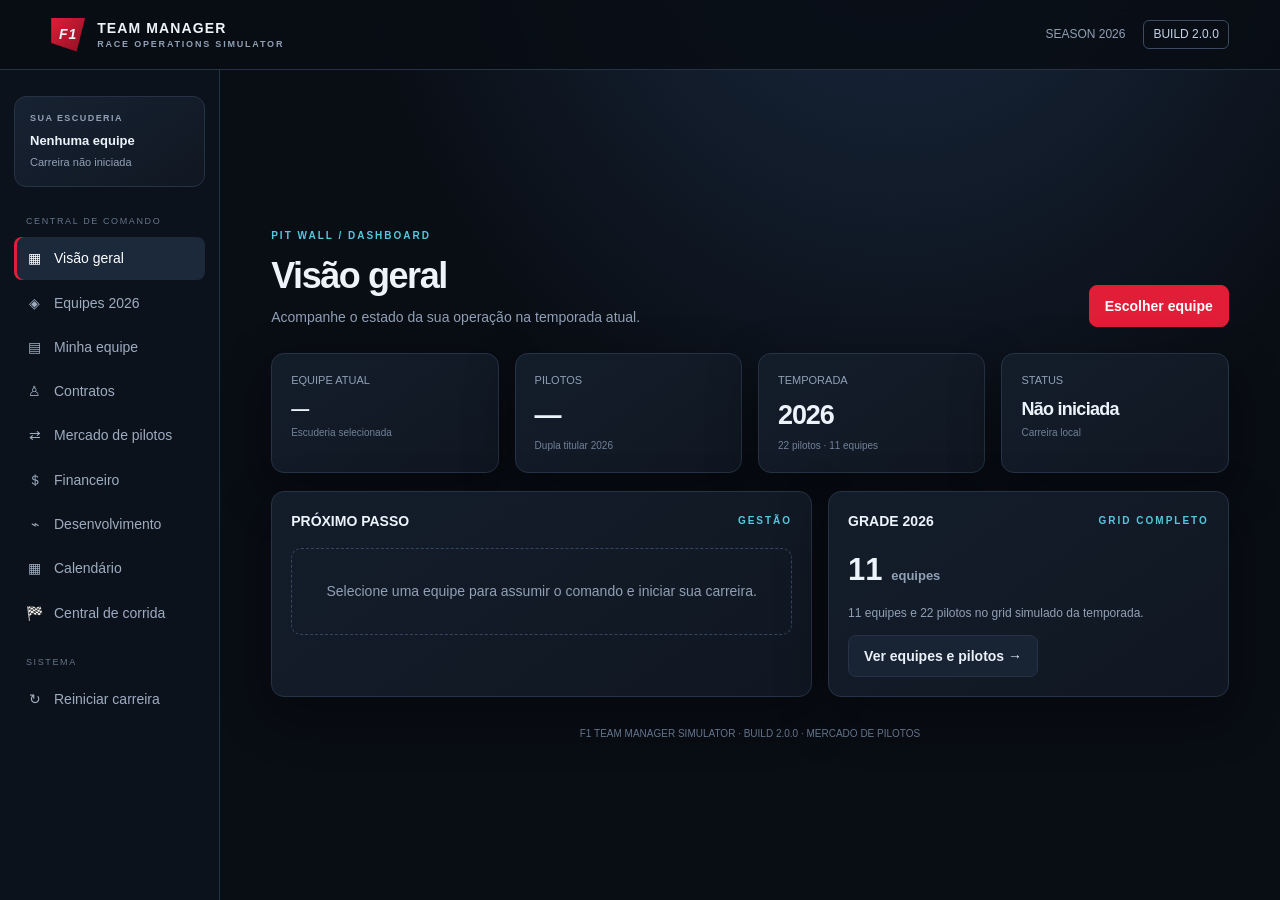
<file: F1-Team-Manager-Simulator-v2.0.0.html>
<!DOCTYPE html>
<html lang="pt-BR">
<head>
<meta charset="UTF-8">
<meta name="viewport" content="width=device-width, initial-scale=1.0">
<title>F1 Team Manager Simulator · v2.0.0</title>
<style>
:root{--bg:#090d14;--panel:#111925;--panel2:#151f2d;--line:#263346;--muted:#91a0b5;--text:#edf3fb;--accent:#e11d38;--cyan:#55c7df;--green:#48c78e;--shadow:0 18px 50px #0006}
*{box-sizing:border-box}body{margin:0;background:radial-gradient(ellipse at 70% -20%,#1b2c43 0,transparent 45%),var(--bg);color:var(--text);font:14px/1.45 Inter,Segoe UI,Arial,sans-serif}
button{font:inherit;cursor:pointer}button:focus-visible{outline:2px solid var(--cyan);outline-offset:3px}
.topbar{height:70px;border-bottom:1px solid var(--line);display:flex;align-items:center;justify-content:space-between;padding:0 4vw;background:#090d14dd;position:sticky;top:0;z-index:5;backdrop-filter:blur(14px)}
.brand{display:flex;gap:12px;align-items:center;font-weight:800;letter-spacing:.08em}.brandmark{width:34px;height:34px;background:linear-gradient(135deg,#e11d38,#8d1024);clip-path:polygon(0 0,100% 0,75% 100%,0 75%);display:grid;place-items:center;font-style:italic}
.brand small{display:block;color:var(--muted);font-size:9px;letter-spacing:.2em;font-weight:600}.topright{display:flex;gap:18px;align-items:center;color:var(--muted);font-size:12px}.version{border:1px solid #3a4b62;border-radius:6px;padding:5px 9px;color:#c4d3e6}
.layout{display:grid;grid-template-columns:220px 1fr;min-height:calc(100vh - 70px)}aside{border-right:1px solid var(--line);padding:26px 14px;background:#0c121c}
.team-mini{padding:15px;border:1px solid var(--line);border-radius:12px;margin-bottom:28px;background:linear-gradient(145deg,#172232,#101722)}.team-mini .eyebrow{font-size:9px;color:var(--muted);letter-spacing:.16em}.team-mini strong{display:block;margin-top:7px;font-size:13px}.team-mini span{color:var(--muted);font-size:11px}
.navlabel{font-size:9px;color:#64758c;letter-spacing:.18em;padding:0 12px;margin:22px 0 9px}.nav button{width:100%;border:0;background:transparent;color:#9eacc0;text-align:left;padding:11px 12px;border-radius:8px;margin:2px 0;display:flex;gap:11px;align-items:center}.nav button:hover,.nav button.active{background:#1b293b;color:#fff}.nav button.active{box-shadow:inset 3px 0 var(--accent)}.nav i{width:17px;text-align:center;font-style:normal}
main{padding:34px clamp(20px,4vw,64px);max-width:1600px;width:100%;margin:auto}.eyebrow{font-size:10px;color:var(--cyan);letter-spacing:.2em;font-weight:700}.pagehead{display:flex;justify-content:space-between;align-items:flex-end;gap:20px;margin-bottom:26px}.pagehead h1{font-size:clamp(25px,3vw,36px);margin:7px 0 5px;letter-spacing:-.04em}.sub{color:var(--muted);margin:0}.btn{border:1px solid var(--line);border-radius:8px;padding:10px 15px;color:#eaf1fa;background:#182333;font-weight:650}.btn:hover{background:#24354b}.btn.primary{background:var(--accent);border-color:var(--accent);color:white}.btn.primary:hover{background:#f02c47}.btn:disabled{opacity:.4;cursor:not-allowed}
.grid{display:grid;gap:16px}.stats{grid-template-columns:repeat(4,minmax(0,1fr));margin-bottom:18px}.card{background:linear-gradient(145deg,#131d2a,#101722);border:1px solid var(--line);border-radius:13px;padding:19px;box-shadow:var(--shadow)}.statlabel{color:var(--muted);font-size:11px}.statvalue{font-size:27px;font-weight:800;margin:7px 0 0;letter-spacing:-.04em}.statfoot{font-size:10px;color:#708198;margin-top:3px}
.contentgrid{grid-template-columns:1.35fr 1fr}.cardhead{display:flex;justify-content:space-between;align-items:center;margin-bottom:17px}.cardhead h2{font-size:14px;margin:0}.muted{color:var(--muted)}
.teamgrid{grid-template-columns:repeat(3,minmax(0,1fr))}.teamcard{padding:0;overflow:hidden;cursor:pointer;transition:.18s;border:1px solid var(--line);background:#111a27;border-radius:12px;position:relative}.teamcard:hover{transform:translateY(-3px);border-color:#71839c}.teamcard.selected{outline:2px solid var(--cyan);border-color:var(--cyan)}.teamstripe{height:5px;background:var(--team)}.teambody{padding:16px}.teamtop{display:flex;align-items:center;justify-content:space-between;gap:8px}.teamlogo{width:38px;height:38px;border-radius:9px;background:color-mix(in srgb,var(--team) 22%,#152030);display:grid;place-items:center;font-weight:900;color:white;font-size:12px;border:1px solid color-mix(in srgb,var(--team) 55%,transparent)}.teamname{font-size:13px;font-weight:800;margin:12px 0 3px}.engine{font-size:10px;color:var(--muted)}.drivers{border-top:1px solid #263346;margin-top:13px;padding-top:11px;display:flex;flex-direction:column;gap:5px;font-size:11px}.driverline{display:flex;justify-content:space-between;gap:8px}.driverline span:last-child{color:#9eacc0}
.section{display:none}.section.active{display:block}.notice{border:1px solid #34465d;background:#152234;padding:13px 15px;border-radius:9px;color:#c2d1e3;font-size:12px;margin-bottom:17px}
.selectedhero{border:1px solid var(--line);border-radius:14px;overflow:hidden;background:linear-gradient(120deg,#172333,#0f1722);margin-bottom:18px}.heroaccent{height:7px;background:var(--team)}.heroinside{padding:25px;display:flex;justify-content:space-between;align-items:center;gap:20px}.heroinside h2{font-size:26px;margin:6px 0}.heroinside p{color:var(--muted);margin:0}.heroabbr{font-size:50px;font-weight:900;color:#ffffff20;letter-spacing:-.08em}
.drivercards{grid-template-columns:repeat(2,minmax(0,1fr))}.drivercard{display:flex;align-items:center;gap:14px}.number{font-size:27px;font-weight:900;color:var(--team);width:52px}.drivercard h3{margin:0 0 3px;font-size:14px}.drivercard p{margin:0;color:var(--muted);font-size:11px}
.empty{padding:32px;text-align:center;color:var(--muted);border:1px dashed #34465d;border-radius:10px}
.footer{margin-top:30px;color:#63748b;font-size:10px;text-align:center}
.toast{position:fixed;bottom:20px;right:20px;background:#172638;border:1px solid #3b526d;border-radius:9px;padding:12px 16px;box-shadow:var(--shadow);display:none;z-index:10}
@media(max-width:1050px){.teamgrid{grid-template-columns:repeat(2,1fr)}.stats{grid-template-columns:repeat(2,1fr)}}
@media(max-width:720px){.layout{grid-template-columns:1fr}aside{border-right:0;border-bottom:1px solid var(--line);padding:10px}.team-mini,.navlabel{display:none}.nav{display:flex;overflow:auto;gap:4px}.nav button{white-space:nowrap;width:auto;padding:9px}.nav button.active{box-shadow:inset 0 -3px var(--accent)}main{padding:24px 15px}.contentgrid{grid-template-columns:1fr}.teamgrid{grid-template-columns:1fr}.pagehead{align-items:flex-start;flex-direction:column}.topbar{padding:0 15px}.topright span:first-child{display:none}}

.devgrid{grid-template-columns:repeat(2,minmax(0,1fr));margin-bottom:16px}.devcard{position:relative;overflow:hidden}.devtop{display:flex;justify-content:space-between;gap:12px;align-items:flex-start}.devicon{width:42px;height:42px;border-radius:10px;background:#1c2b3d;display:grid;place-items:center;font-size:20px}.devlevel{font-size:11px;color:var(--cyan);font-weight:700}.devbar{height:7px;background:#253449;border-radius:99px;overflow:hidden;margin:13px 0}.devbar span{display:block;height:100%;background:linear-gradient(90deg,var(--cyan),#3b82f6);border-radius:99px}.devmeta{display:flex;justify-content:space-between;gap:10px;color:var(--muted);font-size:11px}.devcard h3{margin:13px 0 5px}.devcard p{color:var(--muted);font-size:11px;min-height:32px}.projectbox{border:1px solid #36516b;background:linear-gradient(120deg,#172a3d,#121d2a);border-radius:12px;padding:18px;margin-bottom:16px}.money{font-variant-numeric:tabular-nums}.positive{color:var(--green)}.negative{color:#ff7182}.tablewrap{overflow-x:auto}table{width:100%;border-collapse:collapse;font-size:12px}th,td{text-align:left;padding:12px 10px;border-bottom:1px solid var(--line);white-space:nowrap}th{color:var(--muted);font-size:10px;letter-spacing:.1em;font-weight:700}td strong{font-size:12px}.pill{display:inline-block;padding:4px 8px;border-radius:99px;background:#1c2b3d;color:#c4d3e6;font-size:10px}.financegrid{grid-template-columns:repeat(3,minmax(0,1fr));margin-bottom:16px}.actionrow{display:flex;gap:9px;flex-wrap:wrap}.driver-actions{margin-left:auto}.drivercard{flex-wrap:wrap}.drivercard .details{min-width:0}.drivercard .contract-meta{font-size:10px;color:var(--muted);margin-top:5px}

.weekend-stages{display:grid;grid-template-columns:repeat(7,minmax(0,1fr));gap:8px}.weekend-stage{border:1px solid var(--line);border-radius:9px;padding:10px 7px;text-align:center;background:#0e1723;color:var(--muted);font-size:10px}.weekend-stage strong{display:block;color:var(--text);font-size:11px;margin-bottom:4px}.weekend-stage.done{border-color:#347b62;background:#10251f;color:#48c78e}.weekend-stage.current{border-color:var(--cyan);background:#142a38;color:#dff8ff}.weekend-results{max-height:300px;overflow:auto}.weekend-results table{font-size:11px}.weekend-results th,.weekend-results td{padding:7px 9px}
@media(max-width:850px){.weekend-stages{grid-template-columns:repeat(4,minmax(0,1fr))}}

@media(max-width:850px){.financegrid{grid-template-columns:1fr}.devgrid{grid-template-columns:1fr}.driver-actions{margin-left:0}}

/* BUILD 1.1 · Grand Prix Weekend */
.race-layout{display:grid;grid-template-columns:minmax(0,1.7fr) minmax(280px,1fr);gap:16px;align-items:start}
.race-canvas-wrap{background:#07100e;border:1px solid #2b3b45;border-radius:13px;overflow:hidden;position:relative}
#raceCanvas{display:block;width:100%;height:auto;aspect-ratio:900/520}
.race-overlay{position:absolute;left:14px;top:13px;background:#07111ddd;border:1px solid #3b4b58;border-radius:7px;padding:7px 10px;font-size:10px;letter-spacing:.12em;color:#dce7f1}
.race-controls{display:flex;gap:8px;flex-wrap:wrap;margin-top:12px}
.race-controls .btn.selected{border-color:var(--cyan);background:#1c3545}
.race-side{display:grid;gap:14px}
.race-side .card{padding:15px}
.race-statrow{display:flex;justify-content:space-between;gap:12px;padding:8px 0;border-bottom:1px solid var(--line);font-size:12px}
.race-statrow:last-child{border:0}
.race-statrow span{color:var(--muted)}
.race-meter{height:7px;background:#273648;border-radius:99px;overflow:hidden;margin-top:5px}
.race-meter span{display:block;height:100%;background:linear-gradient(90deg,#55c7df,#48c78e);width:0}
.race-table{max-height:490px;overflow:auto}
.race-table table{font-size:11px}
.race-table th,.race-table td{padding:8px 7px}
.race-table tr.own-car{background:#1b2c40}
.race-table tr.own-car td:first-child{border-left:3px solid var(--team,var(--cyan))}
.race-controls-grid{display:grid;grid-template-columns:1fr 1fr;gap:10px}
.race-controls-grid label{display:block;color:var(--muted);font-size:10px;margin-bottom:5px}
.race-controls-grid select{width:100%;padding:10px;border:1px solid var(--line);border-radius:7px;background:#101a27;color:var(--text)}
.race-message{border:1px solid #354a60;background:#142235;border-radius:9px;padding:10px 12px;color:#c7d6e8;font-size:11px;min-height:42px}
.race-result{border:1px solid #42634f;background:#14271f;border-radius:10px;padding:14px;margin-top:12px}
@media(max-width:980px){.race-layout{grid-template-columns:1fr}}
@media(max-width:560px){.race-controls-grid{grid-template-columns:1fr}.race-controls .btn{flex:1}}


/* BUILD 0.8 · Technical car telemetry */
.telemetry-grid{display:grid;grid-template-columns:repeat(5,minmax(0,1fr));gap:10px}
.metric-card{background:#0e1723;border:1px solid #26374b;border-radius:10px;padding:13px;min-width:0}
.metric-top{display:flex;justify-content:space-between;gap:8px;align-items:center;font-size:11px;color:var(--muted)}
.metric-value{font-size:22px;font-weight:850;margin:7px 0 8px;font-variant-numeric:tabular-nums}
.metric-track{height:6px;background:#253449;border-radius:99px;overflow:hidden}
.metric-track span{display:block;height:100%;background:linear-gradient(90deg,var(--cyan),#3b82f6);border-radius:99px}
.telemetry-head{display:flex;justify-content:space-between;align-items:center;gap:12px;margin-bottom:14px}
.telemetry-head h2{font-size:14px;margin:0}
.metric-delta{font-size:10px;color:var(--green);font-weight:700}
.history-list{display:grid;gap:8px}
.history-item{display:flex;justify-content:space-between;gap:12px;align-items:center;padding:10px 12px;border:1px solid var(--line);border-radius:8px;background:#0e1723;font-size:11px}
.history-item strong{display:block;font-size:12px;margin-bottom:3px}
.history-item small{color:var(--muted)}
.comparison-grid{display:grid;grid-template-columns:repeat(2,minmax(0,1fr));gap:12px}
@media(max-width:1050px){.telemetry-grid{grid-template-columns:repeat(3,minmax(0,1fr))}}
@media(max-width:650px){.telemetry-grid{grid-template-columns:repeat(2,minmax(0,1fr))}.comparison-grid{grid-template-columns:1fr}}
.tablewrap{max-width:100%;overflow-x:auto;-webkit-overflow-scrolling:touch}.tablewrap table{min-width:620px}.race-results,.weekend-results{max-width:100%;overflow-x:auto}


.market-card{display:flex;flex-direction:column;gap:12px;min-width:0}.market-card h3{margin:0;font-size:14px}.market-meta{font-size:11px;color:var(--muted)}.market-controls{display:flex;gap:8px;align-items:center;flex-wrap:wrap;margin-top:auto}.market-controls select{min-width:110px;max-width:100%;background:#0d1724;color:var(--text);border:1px solid var(--line);border-radius:7px;padding:9px}.market-rating{font-size:24px;font-weight:850;color:var(--cyan)}.market-empty{padding:18px;color:var(--muted);border:1px dashed var(--line);border-radius:9px;text-align:center}
@media(max-width:720px){#market .stats{grid-template-columns:1fr}.market-controls select{flex:1}}
</style>
</head>
<body>
<header class="topbar">
 <div class="brand"><div class="brandmark">F1</div><div>TEAM MANAGER<small>RACE OPERATIONS SIMULATOR</small></div></div>
 <div class="topright"><span id="seasonLabel">SEASON 2026</span><span class="version">BUILD 2.0.0</span></div>
</header>
<div class="layout">
<aside>
 <div class="team-mini"><div class="eyebrow">SUA ESCUDERIA</div><strong id="sideTeam">Nenhuma equipe</strong><span id="sideStatus">Carreira não iniciada</span></div>
 <div class="navlabel">CENTRAL DE COMANDO</div>
 <nav class="nav">
  <button class="active" data-page="overview"><i>▦</i> Visão geral</button>
  <button data-page="teams"><i>◈</i> Equipes 2026</button>
  <button data-page="garage"><i>▤</i> Minha equipe</button>
  <button data-page="contracts"><i>♙</i> Contratos</button>
  <button data-page="market"><i>⇄</i> Mercado de pilotos</button>
  <button data-page="finance"><i>＄</i> Financeiro</button>
  <button data-page="development"><i>⌁</i> Desenvolvimento</button>
  <button data-page="calendar"><i>▦</i> Calendário</button>
  <button data-page="race"><i>🏁</i> Central de corrida</button>
 </nav>
 <div class="navlabel">SISTEMA</div>
 <nav class="nav"><button id="resetBtn"><i>↻</i> Reiniciar carreira</button></nav>
</aside>
<main>
<section id="overview" class="section active">
 <div class="pagehead"><div><div class="eyebrow">PIT WALL / DASHBOARD</div><h1>Visão geral</h1><p class="sub">Acompanhe o estado da sua operação na temporada atual.</p></div><button class="btn primary" id="chooseTeamBtn">Escolher equipe</button></div>
 <div class="grid stats">
  <div class="card"><div class="statlabel">EQUIPE ATUAL</div><div class="statvalue" id="statTeam" style="font-size:18px">—</div><div class="statfoot">Escuderia selecionada</div></div>
  <div class="card"><div class="statlabel">PILOTOS</div><div class="statvalue" id="statDrivers">—</div><div class="statfoot">Dupla titular 2026</div></div>
  <div class="card"><div class="statlabel">TEMPORADA</div><div class="statvalue" id="overviewSeason">2026</div><div class="statfoot">22 pilotos · 11 equipes</div></div>
  <div class="card"><div class="statlabel">STATUS</div><div class="statvalue" id="statStatus" style="font-size:18px">Não iniciada</div><div class="statfoot">Carreira local</div></div>
 </div>
 <div class="grid contentgrid">
  <div class="card"><div class="cardhead"><h2>PRÓXIMO PASSO</h2><span class="eyebrow">GESTÃO</span></div><div id="nextStep" class="empty">Selecione uma equipe para assumir o comando e iniciar sua carreira.</div></div>
  <div class="card"><div class="cardhead"><h2>GRADE 2026</h2><span class="eyebrow">GRID COMPLETO</span></div><p style="font-size:31px;font-weight:850;margin:0">11 <span class="muted" style="font-size:13px">equipes</span></p><p class="muted" style="font-size:12px">11 equipes e 22 pilotos no grid simulado da temporada.</p><button class="btn" data-goto="teams">Ver equipes e pilotos →</button></div>
 </div>
 <div class="footer">F1 TEAM MANAGER SIMULATOR · BUILD 2.0.0 · MERCADO DE PILOTOS</div>
</section>
<section id="teams" class="section">
 <div class="pagehead"><div><div class="eyebrow">CONSTRUTORES / 2026</div><h1>Selecione sua equipe</h1><p class="sub">Escolha uma das 11 escuderias para iniciar sua trajetória.</p></div><button class="btn primary" id="takeTeamBtn" disabled>Assumir equipe</button></div>
 <div class="notice">Selecione um cartão para visualizar a equipe. A escolha será salva neste navegador quando você iniciar a carreira.</div>
 <div id="teamGrid" class="grid teamgrid"></div>
</section>
<section id="garage" class="section">
 <div class="pagehead"><div><div class="eyebrow">GARAGEM / ROSTER</div><h1>Minha equipe</h1><p class="sub">Identidade e dupla de pilotos da sua escuderia.</p></div></div>
 <div id="garageContent" class="empty">Você ainda não assumiu uma equipe.</div>
</section>

<section id="contracts" class="section">
 <div class="pagehead"><div><div class="eyebrow">DRIVER MANAGEMENT / CONTRACTS</div><h1>Contratos dos pilotos</h1><p class="sub">Acompanhe salários, duração e renovações da sua dupla.</p></div></div>
 <div class="notice">Os salários e valores de contrato são parâmetros fictícios de gameplay, não salários oficiais dos pilotos.</div>
 <div id="contractsContent" class="grid drivercards"><div class="empty">Assuma uma equipe para gerenciar os contratos.</div></div>
</section>
<section id="market" class="section">
 <div class="pagehead"><div><div class="eyebrow">DRIVER MARKET / TRANSFERS</div><h1>Mercado de pilotos</h1><p class="sub">Negocie contratações, trocas e contratos para sua escuderia.</p></div><div class="pill" id="marketCash">Caixa: —</div></div>
 <div class="notice">Os valores são fictícios e servem apenas à simulação. Pilotos de outras equipes só podem ser contratados por troca, mantendo duas vagas por equipe. Agentes livres podem ser contratados mediante proposta salarial.</div>
 <div class="grid stats" style="grid-template-columns:repeat(3,minmax(0,1fr))">
  <div class="card"><div class="statlabel">PILOTOS DISPONÍVEIS</div><div class="statvalue" id="marketAvailable">—</div><div class="statfoot">Agentes livres e pilotos negociáveis</div></div>
  <div class="card"><div class="statlabel">SUA DUPLA</div><div class="statvalue" id="marketRoster">—</div><div class="statfoot">Vagas ocupadas</div></div>
  <div class="card"><div class="statlabel">MOVIMENTAÇÕES</div><div class="statvalue" id="marketTransfers">—</div><div class="statfoot">Nesta carreira</div></div>
 </div>
 <div class="card" style="margin-bottom:16px"><div class="cardhead"><h2>AGENTES LIVRES</h2><span class="eyebrow">FREE AGENTS</span></div><div id="freeAgentList" class="grid drivercards"></div></div>
 <div class="card" style="margin-bottom:16px"><div class="cardhead"><h2>PILOTOS DE OUTRAS EQUIPES</h2><span class="eyebrow">NEGOCIAÇÃO POR TROCA</span></div><div id="rivalDriverList" class="grid drivercards"></div></div>
 <div class="card"><div class="cardhead"><h2>HISTÓRICO DE MOVIMENTAÇÕES</h2><span class="eyebrow">TRANSFER LOG</span></div><div id="transferHistory"></div></div>
</section>
<section id="finance" class="section">
 <div class="pagehead"><div><div class="eyebrow">TEAM FINANCE / CONTROL</div><h1>Gestão financeira</h1><p class="sub">Controle o caixa e os custos recorrentes da escuderia.</p></div><button class="btn primary" id="advanceMonthBtn">Fechar mês</button></div>
 <div class="notice">Valores simulados para o jogo. Ao fechar o mês, a folha salarial e os custos operacionais são debitados e as receitas de patrocinadores são creditadas.</div>
 <div class="grid financegrid">
  <div class="card"><div class="statlabel">SALDO DISPONÍVEL</div><div class="statvalue money" id="cashValue">—</div><div class="statfoot">Caixa da equipe</div></div>
  <div class="card"><div class="statlabel">FOLHA SALARIAL / MÊS</div><div class="statvalue money" id="payrollValue">—</div><div class="statfoot">Salários dos dois pilotos</div></div>
  <div class="card"><div class="statlabel">CUSTO OPERACIONAL / MÊS</div><div class="statvalue money" id="operatingValue">—</div><div class="statfoot">Estrutura, logística e fábrica</div></div>
 </div>
 <div class="grid contentgrid"><div class="card"><div class="cardhead"><h2>RESUMO DO MÊS</h2><span class="pill" id="monthLabel">Mês 1</span></div><div id="financeSummary" class="muted">Assuma uma equipe para visualizar o financeiro.</div></div><div class="card"><div class="cardhead"><h2>HISTÓRICO FINANCEIRO</h2><span class="eyebrow">TRANSAÇÕES</span></div><div id="transactions" class="muted">Nenhuma movimentação.</div></div></div>
</section>
<section id="development" class="section">
 <div class="pagehead"><div><div class="eyebrow">R&D / ENGENHARIA</div><h1>Desenvolvimento do carro</h1><p class="sub">Invista em áreas técnicas para melhorar o desempenho do seu monoposto.</p></div></div>
 <div class="notice">Sistema de desenvolvimento fictício para gameplay. Cada projeto custa dinheiro e leva um mês para ficar pronto. As melhorias alteram velocidade, curvas, estabilidade, eficiência e gestão dos pneus nas corridas.</div>
 <div class="grid stats">
  <div class="card"><div class="statlabel">DESEMPENHO GERAL</div><div class="statvalue" id="carRating">—</div><div class="statfoot">Índice técnico do carro</div></div>
  <div class="card"><div class="statlabel">PROJETOS CONCLUÍDOS</div><div class="statvalue" id="projectsDone">—</div><div class="statfoot">Evoluções instaladas</div></div>
  <div class="card"><div class="statlabel">PRÓXIMO PROJETO</div><div class="statvalue" id="nextProjectCost" style="font-size:20px">—</div><div class="statfoot">Custo da próxima melhoria</div></div>
  <div class="card"><div class="statlabel">CAIXA DISPONÍVEL</div><div class="statvalue" id="devCash" style="font-size:20px">—</div><div class="statfoot">Orçamento da equipe</div></div>
 </div>
 <div id="activeProject" class="projectbox"><strong>Nenhum projeto em andamento</strong><p class="muted">Escolha uma área abaixo para iniciar o desenvolvimento.</p></div>
 <div id="developmentTelemetry" class="card" style="margin-bottom:16px"><div class="empty">Os dados técnicos aparecerão após assumir uma equipe.</div></div>
 <div id="developmentContent" class="grid devgrid"><div class="empty">Assuma uma equipe para acessar a engenharia.</div></div>
 <div id="developmentHistoryPanel" class="card" style="margin-top:16px"><div class="empty">O histórico será exibido após concluir projetos.</div></div>
</section>

<section id="race" class="section">
 <div class="pagehead"><div><div class="eyebrow">RACE CONTROL / LIVE OPERATIONS</div><h1>Central de corrida</h1><p class="sub">Acompanhe os 22 carros e intervenha na estratégia dos seus dois pilotos.</p></div><span class="pill">SIMULAÇÃO 2D · 12 VOLTAS</span></div>
 <div class="notice">Modo híbrido: o desempenho agora considera a engenharia do carro. Potência favorece retas; aerodinâmica e chassi favorecem curvas e estabilidade; suspensão reduz desgaste dos pneus. Você controla ritmo e pit stops.</div>
 <div id="weekendPanel" class="card" style="margin-bottom:16px">
  <div class="cardhead"><div><div class="eyebrow">GRAND PRIX WEEKEND</div><h2 id="weekendTitle">Fim de semana de GP</h2></div><span class="pill" id="weekendStatus">Preparação</span></div>
  <div id="weekendStages" class="weekend-stages"></div>
  <div id="weekendSessionInfo" class="notice" style="margin:14px 0 0">Conclua as sessões na ordem para liberar a corrida.</div>
  <div id="weekendResults" style="margin-top:14px"></div>
  <div class="actionrow" style="margin-top:14px"><button class="btn primary" id="completeSessionBtn">Concluir sessão</button></div>
 </div>
 <div class="race-layout" id="raceWorkspace" style="display:none">
  <div>
   <div class="race-canvas-wrap"><canvas id="raceCanvas" width="900" height="520" aria-label="Circuito 2D com os carros da corrida"></canvas><div class="race-overlay" id="raceStatus">AGUARDANDO LARGADA</div></div>
   <div class="race-controls">
    <button class="btn primary" id="raceStartBtn">▶ Iniciar corrida</button>
    <button class="btn" id="racePauseBtn" disabled>Ⅱ Pausar</button>
    <button class="btn" id="raceResetBtn">↻ Nova corrida</button>
    <button class="btn selected" id="speed1Btn">1× Realista</button>
    <button class="btn" id="speed2Btn">2×</button>
   </div>
   <div class="grid stats" style="margin-top:14px;grid-template-columns:repeat(3,minmax(0,1fr))">
    <div class="card"><div class="statlabel">VOLTA</div><div class="statvalue" id="raceLap">— / 12</div><div class="statfoot">Progresso da prova</div></div>
    <div class="card"><div class="statlabel">TEMPO DE PROVA</div><div class="statvalue" id="raceClock">00:00</div><div class="statfoot">Tempo simulado</div></div>
    <div class="card"><div class="statlabel">CARROS NA PISTA</div><div class="statvalue" id="raceRunning">22</div><div class="statfoot">Competidores ativos</div></div>
   </div>
   <div class="card" style="margin-top:14px"><div class="cardhead"><h2>CLASSIFICAÇÃO AO VIVO</h2><span class="eyebrow">22 CARROS</span></div><div class="race-table" id="raceLeaderboard"><div class="empty">Inicie uma corrida para carregar a classificação.</div></div></div>
  </div>
  <div class="race-side">
   <div class="card"><div class="cardhead"><h2>ESTRATÉGIA DA EQUIPE</h2><span class="eyebrow">PIT WALL</span></div>
    <div class="race-controls-grid">
     <div><label for="raceDriverSelect">PILOTO CONTROLADO</label><select id="raceDriverSelect"><option value="0">Piloto 1</option><option value="1">Piloto 2</option></select></div>
     <div><label for="racePaceSelect">RITMO DE CORRIDA</label><select id="racePaceSelect"><option value="conservative">Conservador</option><option value="balanced" selected>Equilibrado</option><option value="push">Ataque</option></select></div>
     <div><label for="raceTireSelect">PNEU PARA O PIT STOP</label><select id="raceTireSelect"><option value="soft">Macio</option><option value="medium" selected>Médio</option><option value="hard">Duro</option><option value="intermediate">Intermediário</option><option value="wet">Chuva extrema</option></select></div>
     <div style="display:flex;align-items:end"><button class="btn primary" style="width:100%" id="pitCallBtn" disabled>Chamar aos boxes</button></div>
    </div>
    <div id="raceDriverStatus" style="margin-top:14px"><div class="empty">Os dados dos pilotos aparecerão durante a corrida.</div></div>
    <div id="raceMessage" class="race-message" style="margin-top:12px">Aguardando a largada. Prepare sua estratégia.</div>
   </div>
   <div class="card"><div class="cardhead"><h2>INFORMAÇÕES DA PROVA</h2><span class="eyebrow">RACE DATA</span></div>
    <div class="race-statrow"><span>Circuito</span><strong>Grand Prix Demo</strong></div>
    <div class="race-statrow"><span>Condição</span><strong>Clima dinâmico</strong></div>
    <div class="race-statrow"><span>Distância</span><strong>12 voltas</strong></div>
    <div class="race-statrow"><span>Paradas</span><strong id="racePitCount">0</strong></div>
    <div class="race-statrow"><span>Seu melhor resultado</span><strong id="raceBestResult">—</strong></div>
   </div>
   <div class="card"><div class="cardhead"><h2>CONTROLE DE PROVA</h2><span class="eyebrow">RACE CONTROL</span></div><div id="raceEventStatus"><div class="race-statrow"><span>Clima</span><strong>Seco</strong></div><div class="race-statrow"><span>Bandeira</span><strong>Verde</strong></div><p class="muted">Aguardando a largada.</p></div></div>
   <div class="card"><div class="cardhead"><h2>LEITURA DO CARRO</h2><span class="eyebrow">TELEMETRIA</span></div>
    <div class="statlabel">DESGASTE DOS PNEUS</div><div class="race-meter"><span id="tireMeter"></span></div><div class="race-statrow"><span id="tireLabel">—</span><strong id="tireValue">—</strong></div>
    <div class="statlabel" style="margin-top:12px">COMBUSTÍVEL</div><div class="race-meter"><span id="fuelMeter"></span></div><div class="race-statrow"><span>Combustível restante</span><strong id="fuelValue">—</strong></div>
   </div>
  </div>
 </div>
 <div id="raceResult" class="race-result" style="display:none"></div>
</section>

<section id="calendar" class="section">
 <div class="pagehead"><div><div class="eyebrow">RACE CONTROL / CHAMPIONSHIP</div><h1>Calendário da temporada</h1><p class="sub">Temporada jogável de 12 etapas, estatísticas individuais e histórico de campeonatos.</p></div><div style="display:flex;gap:8px;flex-wrap:wrap"><button class="btn" id="nextSeasonBtn" style="display:none">Iniciar próxima temporada →</button><button class="btn primary" id="calendarRaceBtn" disabled>Ir para a próxima etapa →</button></div></div>
 <div id="calendarSummary" class="grid stats"></div>
 <div class="card"><div class="cardhead"><h2>ETAPAS DO CAMPEONATO</h2><span class="eyebrow">12 ROUNDS</span></div><div id="calendarList"></div></div>
 <div class="grid comparison-grid" style="margin-top:16px"><div class="card"><div class="cardhead"><h2>CAMPEONATO DE PILOTOS</h2><span class="eyebrow">DRIVERS</span></div><div id="driverStandings"></div></div><div class="card"><div class="cardhead"><h2>CAMPEONATO DE CONSTRUTORES</h2><span class="eyebrow">TEAMS</span></div><div id="constructorStandings"></div></div></div>
 <div class="card" style="margin-top:16px"><div class="cardhead"><h2>HISTÓRICO DE TEMPORADAS</h2><span class="eyebrow">SEASON ARCHIVE</span></div><div id="seasonHistory"></div></div>
</section>
</main>
</div>
<div class="toast" id="toast" role="status" aria-live="polite"></div>
<script>
const TEAMS = [
 {id:"mclaren",name:"McLaren",full:"McLaren Mastercard F1 Team",abbr:"MCL",color:"#ff8700",engine:"Mercedes",drivers:[["1","Lando Norris","Reino Unido"],["81","Oscar Piastri","Austrália"]]},
 {id:"mercedes",name:"Mercedes",full:"Mercedes-AMG PETRONAS F1 Team",abbr:"MER",color:"#00a19c",engine:"Mercedes",drivers:[["63","George Russell","Reino Unido"],["12","Kimi Antonelli","Itália"]]},
 {id:"redbull",name:"Red Bull Racing",full:"Oracle Red Bull Racing",abbr:"RBR",color:"#3671c6",engine:"Red Bull Ford",drivers:[["3","Max Verstappen","Países Baixos"],["6","Isack Hadjar","França"]]},
 {id:"ferrari",name:"Ferrari",full:"Scuderia Ferrari HP",abbr:"FER",color:"#e80020",engine:"Ferrari",drivers:[["16","Charles Leclerc","Mônaco"],["44","Lewis Hamilton","Reino Unido"]]},
 {id:"williams",name:"Williams",full:"Atlassian Williams F1 Team",abbr:"WIL",color:"#1868db",engine:"Mercedes",drivers:[["23","Alexander Albon","Tailândia"],["55","Carlos Sainz","Espanha"]]},
 {id:"racingbulls",name:"Racing Bulls",full:"Visa Cash App Racing Bulls",abbr:"VCARB",color:"#6692ff",engine:"Red Bull Ford",drivers:[["30","Liam Lawson","Nova Zelândia"],["41","Arvid Lindblad","Reino Unido"]]},
 {id:"astonmartin",name:"Aston Martin",full:"Aston Martin Aramco F1 Team",abbr:"AMR",color:"#00665e",engine:"Honda",drivers:[["14","Fernando Alonso","Espanha"],["18","Lance Stroll","Canadá"]]},
 {id:"haas",name:"Haas",full:"TGR Haas F1 Team",abbr:"HAA",color:"#b6babd",engine:"Ferrari",drivers:[["31","Esteban Ocon","França"],["87","Oliver Bearman","Reino Unido"]]},
 {id:"audi",name:"Audi",full:"Audi Revolut F1 Team",abbr:"AUD",color:"#d8dce2",engine:"Audi",drivers:[["27","Nico Hülkenberg","Alemanha"],["5","Gabriel Bortoleto","Brasil"]]},
 {id:"alpine",name:"Alpine",full:"BWT Alpine F1 Team",abbr:"ALP",color:"#ff69b4",engine:"Mercedes",drivers:[["10","Pierre Gasly","França"],["43","Franco Colapinto","Argentina"]]},
 {id:"cadillac",name:"Cadillac",full:"Cadillac Formula 1 Team",abbr:"CAD",color:"#d6bd83",engine:"Ferrari",drivers:[["11","Sergio Pérez","México"],["77","Valtteri Bottas","Finlândia"]]}
];
// Parâmetros de jogo fictícios: ratings e salários não representam contratos reais.
const DRIVER_GAME_DATA={
 "Lando Norris":[94,6.0],"Oscar Piastri":[92,5.2],"George Russell":[91,5.0],"Kimi Antonelli":[84,2.0],"Max Verstappen":[97,7.0],"Isack Hadjar":[82,1.5],"Charles Leclerc":[94,6.2],"Lewis Hamilton":[93,6.5],"Alexander Albon":[87,3.0],"Carlos Sainz":[90,4.8],"Liam Lawson":[83,1.8],"Arvid Lindblad":[78,1.0],"Fernando Alonso":[91,4.0],"Lance Stroll":[82,2.5],"Esteban Ocon":[86,3.2],"Oliver Bearman":[83,1.8],"Nico Hülkenberg":[86,3.0],"Gabriel Bortoleto":[82,1.6],"Pierre Gasly":[88,3.5],"Franco Colapinto":[80,1.4],"Sergio Pérez":[88,3.8],"Valtteri Bottas":[87,3.4]
};
const TEAM_BUDGET={mclaren:145,mercedes:140,redbull:142,ferrari:143,williams:85,racingbulls:78,astonmartin:105,haas:72,audi:95,alpine:82,cadillac:90};
// Base técnica fictícia por equipe. Os projetos de P&D evoluem estes valores.
const TEAM_BASE_CAR={
 mclaren:{speed:87,cornering:88,stability:86,efficiency:85,tires:86},
 mercedes:{speed:86,cornering:86,stability:88,efficiency:87,tires:86},
 redbull:{speed:88,cornering:87,stability:85,efficiency:83,tires:84},
 ferrari:{speed:87,cornering:88,stability:85,efficiency:84,tires:83},
 williams:{speed:79,cornering:78,stability:79,efficiency:80,tires:78},
 racingbulls:{speed:77,cornering:78,stability:77,efficiency:76,tires:77},
 astonmartin:{speed:81,cornering:82,stability:81,efficiency:80,tires:79},
 haas:{speed:77,cornering:76,stability:77,efficiency:77,tires:76},
 audi:{speed:79,cornering:80,stability:79,efficiency:78,tires:79},
 alpine:{speed:78,cornering:79,stability:77,efficiency:78,tires:77},
 cadillac:{speed:76,cornering:76,stability:76,efficiency:76,tires:76}
};
const SEASON_CALENDAR=[
 {id:'bahrain',name:'GP do Bahrein',country:'Bahrein',circuit:'Bahrain International Circuit',laps:12},
 {id:'jeddah',name:'GP da Arábia Saudita',country:'Arábia Saudita',circuit:'Jeddah Corniche Circuit',laps:12},
 {id:'australia',name:'GP da Austrália',country:'Austrália',circuit:'Albert Park',laps:12},
 {id:'japan',name:'GP do Japão',country:'Japão',circuit:'Suzuka International Racing Course',laps:12},
 {id:'miami',name:'GP de Miami',country:'Estados Unidos',circuit:'Miami International Autodrome',laps:12},
 {id:'monaco',name:'GP de Mônaco',country:'Mônaco',circuit:'Circuit de Monaco',laps:12},
 {id:'spain',name:'GP da Espanha',country:'Espanha',circuit:'Circuit de Barcelona-Catalunya',laps:12},
 {id:'britain',name:'GP da Grã-Bretanha',country:'Reino Unido',circuit:'Silverstone Circuit',laps:12},
 {id:'belgium',name:'GP da Bélgica',country:'Bélgica',circuit:'Circuit de Spa-Francorchamps',laps:12},
 {id:'italy',name:'GP da Itália',country:'Itália',circuit:'Autodromo Nazionale Monza',laps:12},
 {id:'singapore',name:'GP de Singapura',country:'Singapura',circuit:'Marina Bay Street Circuit',laps:12},
 {id:'abu-dhabi',name:'GP de Abu Dhabi',country:'Emirados Árabes Unidos',circuit:'Yas Marina Circuit',laps:12}
];
const STORE="ftms_v05_career"; const OLD_STORE="ftms_v04_career"; const LEGACY_STORE="ftms_v03_career";
let selectedId=null,career=null; const $=id=>document.getElementById(id);
const money=n=>new Intl.NumberFormat('pt-BR',{style:'currency',currency:'USD',maximumFractionDigits:1,notation:'compact'}).format(n*1e6);
function team(id){return TEAMS.find(t=>t.id===id)}
function toast(msg){const el=$("toast");el.textContent=msg;el.style.display="block";clearTimeout(toast.timer);toast.timer=setTimeout(()=>el.style.display="none",2600)}
function escapeHTML(value){return String(value??"").replace(/[&<>"']/g,ch=>({"&":"&amp;","<":"&lt;",">":"&gt;",'"':"&quot;","'":"&#39;"}[ch]));}
function save(){try{localStorage.setItem(STORE,JSON.stringify(career));return true;}catch(e){toast("Não foi possível salvar neste navegador.");return false;}}
function normalizeCareer(data){
 if(!data||typeof data!=="object"||!team(data.teamId))return null;
 const base=makeCareer(data.teamId);
 const number=(value,fallback,min=0)=>{const n=Number(value);return Number.isFinite(n)&&n>=min?n:fallback;};
 const normalized={...base,...data};
 normalized.season=Math.max(2026,Math.floor(number(data.season,2026,2026)));
 normalized.month=Math.floor(number(data.month,1,1));
 normalized.cash=number(data.cash,base.cash);
 normalized.operatingCost=number(data.operatingCost,base.operatingCost);
 normalized.sponsorIncome=number(data.sponsorIncome,base.sponsorIncome);
 normalized.contracts=base.contracts.map(driver=>{const saved=Array.isArray(data.contracts)?data.contracts.find(c=>String(c.number)===driver.number):null;return {...driver,salary:number(saved?.salary,driver.salary),years:Math.min(5,Math.max(1,Math.floor(number(saved?.years,driver.years,1))))};});
 const legacyContracts=normalized.contracts.map(d=>({...d}));
 normalized.market=normalizeMarket(data.market);
 if(!data.market){normalized.market.rosters[normalized.teamId]=normalized.market.rosters[normalized.teamId].map(d=>{const old=legacyContracts.find(x=>String(x.number)===String(d.number)||x.name===d.name);return old?{...d,salary:old.salary,years:old.years,rating:old.rating??d.rating,nationality:old.nationality??d.nationality}:d;});}
 normalized.contracts=normalized.market.rosters[normalized.teamId].map(d=>({...d}));
 normalized.development={};
 for(const key of Object.keys(DEV_PARTS)){const level=number(data.development?.[key],1,1);normalized.development[key]=Math.min(5,Math.floor(level));}
 normalized.transactions=Array.isArray(data.transactions)?data.transactions.slice(0,100).filter(x=>x&&typeof x==="object").map(x=>({label:String(x.label??"Movimentação" ).slice(0,120),amount:number(x.amount,0),type:["income","expense","info"].includes(x.type)?x.type:"info",month:Math.max(1,Math.floor(number(x.month,1,1)))})):base.transactions;
 normalized.developmentHistory=Array.isArray(data.developmentHistory)?data.developmentHistory.slice(-40).filter(x=>x&&typeof x==="object"&&DEV_PARTS[x.key]).map(x=>{const snapshot=value=>value&&typeof value==="object"?{speed:number(value.speed,0),cornering:number(value.cornering,0),stability:number(value.stability,0),efficiency:number(value.efficiency,0),tires:number(value.tires,0),overall:number(value.overall,0)}:null;return {key:x.key,name:DEV_PARTS[x.key].name,level:Math.min(5,Math.max(1,Math.floor(number(x.level,1,1)))),month:Math.max(1,Math.floor(number(x.month,1,1))),before:snapshot(x.before),after:snapshot(x.after)};}):[];
 normalized.projectsDone=Math.max(0,Math.floor(number(data.projectsDone,normalized.developmentHistory.length)));
 normalized.teamPoints=Math.max(0,number(data.teamPoints,0));
 const savedCalendar=data.calendar&&typeof data.calendar==='object'?data.calendar:{};
 const completed=Array.isArray(savedCalendar.completedRounds)?savedCalendar.completedRounds.map(v=>Math.floor(number(v,-1,0))).filter(v=>v>=0&&v<SEASON_CALENDAR.length):[];
 const completedRounds=[...new Set(completed)].sort((a,b)=>a-b);const firstPending=SEASON_CALENDAR.findIndex((_,index)=>!completedRounds.includes(index));normalized.calendar={currentRound:firstPending<0?SEASON_CALENDAR.length:firstPending,completedRounds,seasonComplete:completedRounds.length===SEASON_CALENDAR.length};
 const savedWeekend=data.weekend&&typeof data.weekend==='object'?data.weekend:null;
 normalized.weekend=savedWeekend&&Number.isInteger(savedWeekend.round)&&savedWeekend.round>=0&&savedWeekend.round<SEASON_CALENDAR.length?{
  round:savedWeekend.round,sessionIndex:Math.min(7,Math.max(0,Math.floor(number(savedWeekend.sessionIndex,0,0)))),
  practiceResults:savedWeekend.practiceResults&&typeof savedWeekend.practiceResults==='object'?savedWeekend.practiceResults:{},
  qualifying:savedWeekend.qualifying&&typeof savedWeekend.qualifying==='object'?savedWeekend.qualifying:{Q1:[],Q2:[],Q3:[]},
  gridOrder:Array.isArray(savedWeekend.gridOrder)?savedWeekend.gridOrder.filter(name=>RACE_DRIVERS.some(d=>d.name===name)).slice(0,22):[],
  setupBonus:Math.max(0,Math.min(.012,number(savedWeekend.setupBonus,0))),raceSnapshot:savedWeekend.raceSnapshot&&typeof savedWeekend.raceSnapshot==='object'&&Array.isArray(savedWeekend.raceSnapshot.cars)?{round:Math.floor(number(savedWeekend.raceSnapshot.round,-1,-1)),eventId:String(savedWeekend.raceSnapshot.eventId||'').slice(0,40),elapsed:number(savedWeekend.raceSnapshot.elapsed,0),weather:['dry','cloudy','lightRain','heavyRain'].includes(savedWeekend.raceSnapshot.weather)?savedWeekend.raceSnapshot.weather:'dry',trackWetness:Math.max(0,Math.min(1,number(savedWeekend.raceSnapshot.trackWetness,0))),flag:['green','yellow','vsc','safety','red'].includes(savedWeekend.raceSnapshot.flag)?savedWeekend.raceSnapshot.flag:'green',flagEndsAt:number(savedWeekend.raceSnapshot.flagEndsAt,0),nextEventAt:number(savedWeekend.raceSnapshot.nextEventAt,0),redFlag:!!savedWeekend.raceSnapshot.redFlag,redFlagCount:Math.min(1,Math.max(0,Math.floor(number(savedWeekend.raceSnapshot.redFlagCount,0)))),eventText:String(savedWeekend.raceSnapshot.eventText||'Corrida retomada.').slice(0,180),eventLog:Array.isArray(savedWeekend.raceSnapshot.eventLog)?savedWeekend.raceSnapshot.eventLog.slice(0,8).map(e=>({time:number(e?.time,0),message:String(e?.message||'').slice(0,180)})):[],cars:savedWeekend.raceSnapshot.cars.slice(0,22).filter(x=>x&&typeof x.name==='string'&&(RACE_DRIVERS.some(d=>d.name===x.name)||Object.values(data.market?.rosters||{}).some(list=>Array.isArray(list)&&list.some(d=>d.name===x.name)))).map(x=>({name:x.name.slice(0,60),progress:number(x.progress,0,-1),wear:Math.max(0,Math.min(1,number(x.wear,0))),fuel:Math.max(0,Math.min(100,number(x.fuel,100))),tire:['soft','medium','hard','intermediate','wet'].includes(x.tire)?x.tire:'medium',pace:['push','balanced','conservative'].includes(x.pace)?x.pace:'balanced',pitRequested:!!x.pitRequested,pitTimer:Math.max(0,number(x.pitTimer,0)),pitStops:Math.max(0,Math.floor(number(x.pitStops,0))),finished:!!x.finished,retired:!!x.retired,damage:Math.max(0,Math.min(100,number(x.damage,0))),finishTime:x.finishTime===null||x.finishTime===undefined?null:number(x.finishTime,0),requestedTire:['soft','medium','hard','intermediate','wet'].includes(x.requestedTire)?x.requestedTire:null,nextTire:['soft','medium','hard','intermediate','wet'].includes(x.nextTire)?x.nextTire:null}))}:null,completed:!!savedWeekend.completed
 }:null;
 normalized.raceHistory=Array.isArray(data.raceHistory)?data.raceHistory.slice(0,100).filter(x=>x&&typeof x==="object").map(x=>({...x,round:Number.isInteger(x.round)?x.round:null,circuit:String(x.circuit||"Etapa anterior").slice(0,80),month:Math.max(1,Math.floor(number(x.month,1,1))),points:Math.max(0,number(x.points,0)),poleDriver:typeof x.poleDriver==="string"?x.poleDriver.slice(0,60):null,positions:Array.isArray(x.positions)?x.positions.filter(pos=>pos&&typeof pos.name==="string").map(pos=>({name:pos.name.slice(0,60),position:Math.max(1,Math.floor(number(pos.position,1,1)))})):[],driverResults:Array.isArray(x.driverResults)?x.driverResults.filter(d=>d&&typeof d.name==="string").slice(0,22).map(d=>({name:d.name.slice(0,60),teamId:String(d.teamId||"").slice(0,40),team:String(d.team||"Equipe").slice(0,60),position:Math.max(1,Math.floor(number(d.position,99,1))),points:Math.max(0,number(d.points,0))})):[]})):[ ];
 normalized.seasonHistory=Array.isArray(data.seasonHistory)?data.seasonHistory.slice(-30).filter(x=>x&&typeof x==="object"&&Number.isInteger(x.season)).map(x=>({season:x.season,champion:String(x.champion||"—").slice(0,60),constructorChampion:String(x.constructorChampion||"—").slice(0,60),races:Math.max(0,Math.floor(number(x.races,0))),drivers:Array.isArray(x.drivers)?x.drivers.slice(0,22).map(d=>({name:String(d.name||"—").slice(0,60),team:String(d.team||"—").slice(0,60),points:Math.max(0,number(d.points,0)),wins:Math.max(0,Math.floor(number(d.wins,0))),podiums:Math.max(0,Math.floor(number(d.podiums,0))),poles:Math.max(0,Math.floor(number(d.poles,0))),starts:Math.max(0,Math.floor(number(d.starts,0))),best:Math.max(1,Math.floor(number(d.best,99,1))),average:number(d.average,0)})):[],constructors:Array.isArray(x.constructors)?x.constructors.slice(0,11).map(t=>({team:String(t.team||"—").slice(0,60),points:Math.max(0,number(t.points,0)),wins:Math.max(0,Math.floor(number(t.wins,0))),podiums:Math.max(0,Math.floor(number(t.podiums,0)))})):[]})):[];
 const project=data.activeProject;
 normalized.activeProject=project&&DEV_PARTS[project.key]&&Math.floor(number(project.targetLevel,0,1))===normalized.development[project.key]+1&&normalized.development[project.key]<5?{key:project.key,name:DEV_PARTS[project.key].name,targetLevel:normalized.development[project.key]+1,cost:number(project.cost,devCostForLevel(project.key,normalized.development[project.key])),startedMonth:Math.max(1,Math.floor(number(project.startedMonth,normalized.month,1)))}:null;
 return normalized;
}
function devCostForLevel(key,level){return +(DEV_PARTS[key].base*Math.pow(level,1.55)).toFixed(1);}
const FREE_AGENT_SEED=[
 {name:'Theo Martins',number:90,nationality:'Brasil',rating:79,salary:1.2,potential:88,years:2},
 {name:'Luca Moretti',number:91,nationality:'Itália',rating:81,salary:1.5,potential:89,years:2},
 {name:'Ethan Cole',number:92,nationality:'Reino Unido',rating:77,salary:0.9,potential:86,years:3},
 {name:'Mateo Alvarez',number:93,nationality:'Espanha',rating:80,salary:1.3,potential:87,years:2},
 {name:'Noah Schneider',number:94,nationality:'Alemanha',rating:78,salary:1.0,potential:85,years:3},
 {name:'Alexandre Dubois',number:95,nationality:'França',rating:82,salary:1.7,potential:88,years:2}
];
function createInitialMarket(){
 const rosters={};
 for(const t of TEAMS){rosters[t.id]=t.drivers.map(d=>{const g=DRIVER_GAME_DATA[d[1]]||[78,1.2];return {number:Number(d[0]),name:d[1],nationality:d[2],rating:g[0],salary:g[1],years:2,potential:Math.min(99,g[0]+(g[0]<88?7:3))};});}
 return {rosters,freeAgents:FREE_AGENT_SEED.map(d=>({...d})),history:[]};
}
function normalizeMarket(saved){
 const base=createInitialMarket();if(!saved||typeof saved!=='object')return base;
 for(const t of TEAMS){const list=saved.rosters?.[t.id];if(Array.isArray(list)&&list.length===2){base.rosters[t.id]=list.slice(0,2).map((d,i)=>({number:Math.max(1,Math.floor(Number(d.number)||90+i)),name:String(d.name||`Piloto ${i+1}`).slice(0,60),nationality:String(d.nationality||'—').slice(0,40),rating:Math.max(50,Math.min(99,Math.floor(Number(d.rating)||75))),salary:Math.max(.2,Math.min(30,Number(d.salary)||1)),years:Math.max(1,Math.min(5,Math.floor(Number(d.years)||2))),potential:Math.max(50,Math.min(99,Math.floor(Number(d.potential)||Number(d.rating)||75)))}));}}
 if(Array.isArray(saved.freeAgents))base.freeAgents=saved.freeAgents.slice(0,40).map((d,i)=>({number:Math.max(90,Math.floor(Number(d.number)||90+i)),name:String(d.name||`Agente livre ${i+1}`).slice(0,60),nationality:String(d.nationality||'—').slice(0,40),rating:Math.max(50,Math.min(99,Math.floor(Number(d.rating)||75))),salary:Math.max(.2,Math.min(30,Number(d.salary)||1)),years:Math.max(1,Math.min(5,Math.floor(Number(d.years)||2))),potential:Math.max(50,Math.min(99,Math.floor(Number(d.potential)||Number(d.rating)||75)))}));
 base.history=Array.isArray(saved.history)?saved.history.slice(0,100).map(x=>({month:Math.max(1,Math.floor(Number(x.month)||1)),season:Math.max(2026,Math.floor(Number(x.season)||2026)),description:String(x.description||'Movimentação registrada').slice(0,180),fee:Math.max(0,Number(x.fee)||0)})):[];
 return base;
}
function syncMarketRoster(){
 if(!career?.market)return;
 const all=[];
 for(const t of TEAMS){const roster=career.market.rosters[t.id]||[];t.drivers=roster.map(d=>[String(d.number),d.name,d.nationality]);for(const d of roster)all.push({teamId:t.id,team:t.name,color:t.color,name:d.name,rating:d.rating,number:d.number,nationality:d.nationality,salary:d.salary,years:d.years,potential:d.potential});}
 RACE_DRIVERS.splice(0,RACE_DRIVERS.length,...all);
 career.contracts=(career.market.rosters[career.teamId]||[]).map(d=>({...d}));
}
function marketOfferSalary(driver,ratio){return +(driver.salary*ratio).toFixed(2);}
function renderMarket(){
 const free=$('freeAgentList'),rivals=$('rivalDriverList');if(!career){free.innerHTML=rivals.innerHTML='<div class="market-empty">Assuma uma equipe para acessar o mercado.</div>';return;}
 syncMarketRoster();const own=career.market.rosters[career.teamId]||[];const freeAgents=career.market.freeAgents||[];const other=TEAMS.filter(t=>t.id!==career.teamId).flatMap(t=>(career.market.rosters[t.id]||[]).map(d=>({...d,teamId:t.id,teamName:t.name,color:t.color})));
 $('marketCash').textContent=`Caixa: ${money(career.cash)}`;$('marketAvailable').textContent=freeAgents.length+other.length;$('marketRoster').textContent=`${own.length}/2`;$('marketTransfers').textContent=career.market.history.length;
 free.innerHTML=freeAgents.length?freeAgents.map(d=>`<article class="card market-card"><div class="market-top"><span class="pill">AGENTE LIVRE</span><span class="market-rating">${d.rating}<small style="font-size:10px;color:var(--muted)">/100</small></span></div><h3>${escapeHTML(d.name)}</h3><div class="market-meta">${escapeHTML(d.nationality)} · Potencial ${d.potential}/100</div><div class="market-meta">Pretensão: ${money(d.salary)}/ano · Vínculo proposto: 2 anos</div><div class="market-controls"><select aria-label="Piloto atual a substituir" data-free-out="${d.number}">${own.map(o=>`<option value="${escapeHTML(o.name)}">Substituir ${escapeHTML(o.name)}</option>`).join('')}</select><select aria-label="Salário oferecido a ${escapeHTML(d.name)}" data-free-offer="${d.number}"><option value="0.9">90% · ${money(marketOfferSalary(d,.9))}</option><option value="1" selected>100% · ${money(d.salary)}</option><option value="1.15">115% · ${money(marketOfferSalary(d,1.15))}</option></select><button class="btn primary" data-sign-free="${d.number}">Contratar</button></div></article>`).join(''):'<div class="market-empty">Nenhum agente livre disponível no momento.</div>';
 rivals.innerHTML=other.map(d=>`<article class="card market-card"><div class="market-top"><span class="pill">${escapeHTML(d.teamName)}</span><span class="market-rating">${d.rating}<small style="font-size:10px;color:var(--muted)">/100</small></span></div><h3>${escapeHTML(d.name)}</h3><div class="market-meta">${escapeHTML(d.nationality)} · Potencial ${d.potential}/100</div><div class="market-meta">Salário atual: ${money(d.salary)}/ano · Contrato: ${d.years} ano(s)</div><div class="market-controls"><select aria-label="Piloto da sua equipe a oferecer na troca" data-swap-out="${escapeHTML(d.name)}">${own.map(o=>`<option value="${escapeHTML(o.name)}">Trocar por ${escapeHTML(o.name)}</option>`).join('')}</select><select aria-label="Salário oferecido a ${escapeHTML(d.name)}" data-rival-offer="${escapeHTML(d.name)}"><option value="0.9">90% · ${money(marketOfferSalary(d,.9))}</option><option value="1" selected>100% · ${money(d.salary)}</option><option value="1.15">115% · ${money(marketOfferSalary(d,1.15))}</option></select><button class="btn" data-sign-rival="${escapeHTML(d.name)}">Propor troca</button></div></article>`).join('');
 const hist=$('transferHistory');hist.innerHTML=career.market.history.length?`<div class="tablewrap"><table><thead><tr><th>TEMPORADA</th><th>MÊS</th><th>MOVIMENTAÇÃO</th><th>TAXA</th></tr></thead><tbody>${career.market.history.slice().reverse().map(h=>`<tr><td>${h.season}</td><td>${h.month}</td><td>${escapeHTML(h.description)}</td><td>${h.fee?money(h.fee):'Sem taxa'}</td></tr>`).join('')}</tbody></table></div>`:'<div class="market-empty">As movimentações aparecerão aqui.</div>';
}
function marketRecord(description,fee=0){career.market.history.push({season:career.season,month:career.month,description,fee});career.market.history=career.market.history.slice(-100);career.transactions.unshift({label:description,amount:fee?-fee:0,type:fee?'expense':'info',month:career.month});career.transactions=career.transactions.slice(0,100);}
function signFreeAgent(number){
 const idx=career.market.freeAgents.findIndex(d=>String(d.number)===String(number));if(idx<0)return;const candidate=career.market.freeAgents[idx];const ratio=Number(document.querySelector(`[data-free-offer="${CSS.escape(String(number))}"]`)?.value||1);const salary=marketOfferSalary(candidate,ratio);if(ratio<1){toast(`${candidate.name} recusou a proposta. A oferta ficou abaixo da pretensão salarial.`);return;}
 if(race?.running||(career.weekend&&!career.weekend.completed)){toast('Finalize o final de semana atual antes de movimentar pilotos.');return;}
 const own=career.market.rosters[career.teamId];const outgoingName=document.querySelector(`[data-free-out=\"${CSS.escape(String(number))}\"]`)?.value;const seat=own.findIndex(d=>d.name===outgoingName);if(seat<0){toast('Selecione um piloto da sua equipe para liberar a vaga.');return;}const fee=0.8;if(career.cash<fee){toast('Saldo insuficiente para a taxa de contratação.');return;}const outgoing={...own[seat]};if(!confirm(`Contratar ${candidate.name} por ${money(salary)}/ano durante 2 anos, substituir ${outgoing.name} e pagar ${money(fee)} de taxa?`))return;
 career.market.freeAgents.splice(idx,1);career.market.freeAgents.push(outgoing);own[seat]={...candidate,salary,years:2};career.cash=+(career.cash-fee).toFixed(2);marketRecord(`${candidate.name} contratado por 2 anos; ${outgoing.name} liberado`,fee);syncMarketRoster();save();renderAll();renderMarket();toast(`${candidate.name} agora integra sua equipe.`);
}
function proposeRivalSwap(name){
 if(race?.running||(career.weekend&&!career.weekend.completed)){toast('Finalize o final de semana atual antes de movimentar pilotos.');return;}
 const targetTeam=TEAMS.find(t=>career.market.rosters[t.id]?.some(d=>d.name===name));if(!targetTeam)return;const target=career.market.rosters[targetTeam.id].find(d=>d.name===name);const own=career.market.rosters[career.teamId];const outName=document.querySelector(`[data-swap-out="${CSS.escape(name)}"]`)?.value;const seat=own.findIndex(d=>d.name===outName);if(seat<0)return;const ratio=Number(document.querySelector(`[data-rival-offer="${CSS.escape(name)}"]`)?.value||1);if(ratio<1){toast(`${name} recusou a proposta salarial.`);return;}const fee=+(target.rating*.045).toFixed(2);if(career.cash<fee){toast(`Saldo insuficiente. A taxa de transferência é ${money(fee)}.`);return;}if(!confirm(`Propor troca: ${name} (${targetTeam.name}) por ${outName}, com taxa de ${money(fee)} e salário de ${money(marketOfferSalary(target,ratio))}/ano?`))return;
 const outgoing={...own[seat]};const rivalSeat=career.market.rosters[targetTeam.id].findIndex(d=>d.name===name);career.market.rosters[targetTeam.id][rivalSeat]=outgoing;own[seat]={...target,salary:marketOfferSalary(target,ratio),years:3};career.cash=+(career.cash-fee).toFixed(2);marketRecord(`Troca: ${name} chega à ${team(career.teamId).name}; ${outgoing.name} vai para ${targetTeam.name}`,fee);syncMarketRoster();save();renderAll();renderMarket();toast('Troca concluída e elencos atualizados.');
}
function load(){
 career=null;
 try{career=normalizeCareer(JSON.parse(localStorage.getItem(STORE)||"null"));}catch(e){career=null;}
 if(!career){try{const old=JSON.parse(localStorage.getItem(OLD_STORE)||localStorage.getItem(LEGACY_STORE)||"null");career=normalizeCareer(old);if(career)save();}catch(e){career=null;}}
}
function makeCareer(id){const t=team(id);const contracts=t.drivers.map(d=>{const data=DRIVER_GAME_DATA[d[1]]||[80,2];return {number:d[0],name:d[1],nationality:d[2],rating:data[0],salary:data[1],years:2};});return {teamId:id,market:createInitialMarket(),season:2026,seasonHistory:[],calendar:{currentRound:0,completedRounds:[],seasonComplete:false},weekend:null,createdAt:new Date().toISOString(),status:"Carreira iniciada",month:1,cash:TEAM_BUDGET[id],operatingCost:TEAM_BUDGET[id]*.055, sponsorIncome:TEAM_BUDGET[id]*.09,contracts,transactions:[{label:"Investimento inicial da equipe",amount:TEAM_BUDGET[id],type:"income",month:1}],development:{aero:1,power:1,chassis:1,suspension:1},developmentHistory:[],projectsDone:0,activeProject:null,teamPoints:0,raceHistory:[]};}
function renderTeams(){$("teamGrid").innerHTML=TEAMS.map(t=>`<article class="teamcard ${selectedId===t.id?'selected':''}" data-team="${t.id}" style="--team:${t.color}" tabindex="0" role="button" aria-pressed="${selectedId===t.id}" aria-label="Selecionar ${t.name}"><div class="teamstripe"></div><div class="teambody"><div class="teamtop"><div class="teamlogo">${t.abbr}</div><span class="muted" style="font-size:10px">2026</span></div><div class="teamname">${t.name}</div><div class="engine">UNIDADE DE POTÊNCIA · ${t.engine}</div><div class="drivers">${t.drivers.map(d=>`<div class="driverline"><span>${d[1]}</span><span>#${d[0]}</span></div>`).join("")}</div></div></article>`).join("");document.querySelectorAll("[data-team]").forEach(el=>{el.addEventListener("click",()=>selectTeam(el.dataset.team));el.addEventListener("keydown",e=>{if(e.key==="Enter"||e.key===" "){e.preventDefault();selectTeam(el.dataset.team)}})});$("takeTeamBtn").disabled=!selectedId;}
function selectTeam(id){selectedId=id;renderTeams();toast(team(id).name+" selecionada.");}
function startCareer(){if(!selectedId)return;if(career&&!confirm("Iniciar outra carreira? O progresso atual será substituído."))return;stopRaceTimer();race=null;career=makeCareer(selectedId);save();renderAll();showPage("overview");toast("Você assumiu a "+team(selectedId).name+"!");}
function showPage(page){document.querySelectorAll(".section").forEach(s=>s.classList.toggle("active",s.id===page));$('market').addEventListener('click',event=>{const free=event.target.closest('[data-sign-free]');const rival=event.target.closest('[data-sign-rival]');if(free){signFreeAgent(free.dataset.signFree);return;}if(rival){proposeRivalSwap(rival.dataset.signRival);}});
document.querySelectorAll(".nav [data-page]").forEach(b=>b.classList.toggle("active",b.dataset.page===page));if(page==="teams")renderTeams();if(page==="market")renderMarket();if(page==="finance"||page==="contracts"||page==="development"||page==="race")renderAll();if(page==="calendar")renderCalendar();if(page==="race"){ensureWeekend();renderWeekend();if(career?.weekend?.sessionIndex===6&&!race)createRace();drawRaceTrack();}}
function payroll(){return career?career.contracts.reduce((sum,c)=>sum+c.salary/12,0):0;}
function renderContracts(t){const el=$("contractsContent");if(!t){el.innerHTML='<div class="empty">Assuma uma equipe para gerenciar os contratos.</div>';return;}el.innerHTML=career.contracts.map(c=>`<div class="card drivercard" style="--team:${t.color}"><div class="number">#${c.number}</div><div class="details"><h3>${escapeHTML(c.name)}</h3><p class="muted" style="margin:0;font-size:11px">${escapeHTML(c.nationality)} · Nota ${c.rating}/100</p><div class="contract-meta">Salário: <strong>${money(c.salary)}/ano</strong> · Duração restante: <strong>${c.years} ano(s)</strong></div></div><div class="driver-actions"><button class="btn" data-renew="${c.number}">Renovar +1 ano</button></div></div>`).join('');el.querySelectorAll('[data-renew]').forEach(b=>b.addEventListener('click',()=>renewContract(b.dataset.renew)));}
function renewContract(number){const c=career?.contracts.find(x=>x.number===number);if(!c)return;if(c.years>=5){toast("Contrato já está no limite de 5 anos.");return;}if(!confirm(`Renovar ${c.name} por mais um ano? O salário anual aumenta 10%.`))return;const old=c.salary;c.years++;c.salary=+(c.salary*1.10).toFixed(2);career.transactions.unshift({label:`Contrato renovado: ${c.name} (salário +10%)`,amount:0,type:'info',month:career.month});const md=career.market?.rosters?.[career.teamId]?.find(d=>d.name===c.name);if(md){md.salary=c.salary;md.years=c.years;}save();renderAll();toast("Contrato renovado.");}
const DEV_PARTS={
 aero:{name:"Aerodinâmica",icon:"◈",desc:"Melhora a eficiência em curvas e a estabilidade em alta velocidade.",base:8.5,stat:"Eficiência aerodinâmica"},
 power:{name:"Unidade de potência",icon:"ϟ",desc:"Aumenta a entrega de potência e a velocidade em retas.",base:10,stat:"Potência"},
 chassis:{name:"Chassi",icon:"▱",desc:"Reduz o peso e melhora o equilíbrio geral do carro.",base:7.5,stat:"Equilíbrio"},
 suspension:{name:"Suspensão",icon:"⌁",desc:"Melhora a tração, a estabilidade e o comportamento em zebras.",base:6.5,stat:"Dirigibilidade"}
};
function devLevel(key){return career?.development?.[key]||1;}
function devCost(key){return +(DEV_PARTS[key].base*Math.pow(devLevel(key),1.55)).toFixed(1);}
function clampStat(n){return Math.max(50,Math.min(100,Math.round(n)));}
function carMetrics(levels=career?.development||{},teamId=career?.teamId){
 const base=TEAM_BASE_CAR[teamId]||{speed:70,cornering:70,stability:70,efficiency:70,tires:70};
 const lv={aero:1,power:1,chassis:1,suspension:1,...levels};
 const stats={
  speed:clampStat(base.speed+(lv.power-1)*4.0+(lv.aero-1)*0.8),
  cornering:clampStat(base.cornering+(lv.aero-1)*4.0+(lv.suspension-1)*1.0),
  stability:clampStat(base.stability+(lv.chassis-1)*4.0+(lv.suspension-1)*1.2),
  efficiency:clampStat(base.efficiency+(lv.aero-1)*2.0+(lv.power-1)*1.0),
  tires:clampStat(base.tires+(lv.suspension-1)*4.0+(lv.chassis-1)*1.0)
 };
 stats.overall=Math.round((stats.speed+stats.cornering+stats.stability+stats.efficiency+stats.tires)/5);
 return stats;
}
function carScore(){return career?carMetrics().overall:0;}
const METRIC_LABELS={speed:'Velocidade',cornering:'Curvas',stability:'Estabilidade',efficiency:'Eficiência',tires:'Gestão de pneus'};
function metricCardsHTML(stats,compare=null){return Object.entries(METRIC_LABELS).map(([key,label])=>{const delta=compare?stats[key]-compare[key]:0;return `<div class="metric-card"><div class="metric-top"><span>${label}</span>${compare?`<span class="metric-delta">${delta>0?'+' : ''}${delta||'—'}</span>`:''}</div><div class="metric-value">${stats[key]}<small style="font-size:11px;color:var(--muted)">/100</small></div><div class="metric-track"><span style="width:${stats[key]}%"></span></div></div>`;}).join('');}
function renderTelemetry(containerId,showHistory=false){const el=$(containerId);if(!el)return;if(!career){el.innerHTML='<div class="empty">Assuma uma equipe para visualizar os dados técnicos.</div>';return;}const current=carMetrics(),base=carMetrics({aero:1,power:1,chassis:1,suspension:1});const history=career.developmentHistory||[];el.innerHTML=`<div class="telemetry-head"><div><div class="eyebrow">CAR DATA / TELEMETRIA</div><h2>Pacote técnico atual · ${current.overall}/100</h2></div><span class="pill">${history.length} evolução(ões) registrada(s)</span></div><div class="telemetry-grid">${metricCardsHTML(current,base)}</div>${showHistory?`<div style="margin-top:18px"><div class="cardhead"><h2>HISTÓRICO DE DESENVOLVIMENTO</h2><span class="eyebrow">R&D LOG</span></div>${history.length?`<div class="history-list">${history.slice().reverse().slice(0,8).map(h=>`<div class="history-item"><div><strong>${escapeHTML(h.name)} · Nível ${h.level}</strong><small>Concluído no mês ${h.month}</small></div><span class="metric-delta">${h.before?.overall??'—'} → ${h.after?.overall??'—'} geral</span></div>`).join('')}</div>`:'<div class="empty">As melhorias concluídas aparecerão aqui.</div>'}</div>`:''}`;}

function startDevelopment(key){
 if(!career){toast("Inicie uma carreira antes de desenvolver o carro.");return false;}
 const part=DEV_PARTS[key];
 if(!part){toast("Área de desenvolvimento inválida.");return false;}
 const level=devLevel(key);
 if(career.activeProject){toast("Já existe um projeto em andamento. Feche o mês para concluí-lo.");return false;}
 if(level>=5){toast("Esta área já atingiu o nível máximo.");return false;}
 const cash=Number(career.cash);
 const cost=devCost(key);
 if(!Number.isFinite(cash)||cash<cost){toast("Saldo insuficiente para este projeto.");return false;}
 // A ação é executada diretamente no clique. O custo e o projeto são persistidos juntos.
 career.cash=+(cash-cost).toFixed(2);
 career.activeProject={key,name:part.name,targetLevel:level+1,cost,startedMonth:career.month};
 career.transactions=Array.isArray(career.transactions)?career.transactions:[];
 career.transactions.unshift({label:`Projeto iniciado: ${part.name} nível ${level+1}`,amount:-cost,type:"expense",month:career.month});
 career.transactions=career.transactions.slice(0,30);
 save();
 renderAll();
 showPage("development");
 toast(`${part.name}: projeto iniciado. Investimento de ${money(cost)} registrado.`);
 return true;
}
function renderDevelopment(t){const content=$("developmentContent");if(!t){content.innerHTML='<div class="empty">Assuma uma equipe para acessar a engenharia.</div>';$('carRating').textContent=$('projectsDone').textContent=$('nextProjectCost').textContent=$('devCash').textContent='—';$('activeProject').innerHTML='<strong>Nenhum projeto em andamento</strong><p class="muted">Assuma uma equipe para começar a desenvolver o carro.</p>';renderTelemetry('developmentTelemetry');renderDevelopmentHistory();return;}
 $('carRating').textContent=carScore()+"/100";$('projectsDone').textContent=career.projectsDone||0;$('devCash').textContent=money(career.cash);const costs=Object.keys(DEV_PARTS).filter(k=>devLevel(k)<5).map(devCost);$('nextProjectCost').textContent=costs.length?money(Math.min(...costs)):"Nível máximo";
 const active=career.activeProject;$('activeProject').innerHTML=active?`<div class="eyebrow">PROJETO EM ANDAMENTO · MÊS ${active.startedMonth}</div><h3>${escapeHTML(active.name)} · Nível ${active.targetLevel}</h3><p class="muted">Investimento de ${money(active.cost)}. Feche o mês para concluir e instalar a melhoria.</p><div class="devbar"><span style="width:55%"></span></div><small class="muted">Desenvolvimento em andamento</small>`:'<div class="eyebrow">CENTRO DE ENGENHARIA</div><strong>Nenhum projeto em andamento</strong><p class="muted">Selecione uma área para iniciar uma melhoria. O custo será debitado imediatamente.</p>';
 content.innerHTML=Object.entries(DEV_PARTS).map(([key,p])=>{const level=devLevel(key),cost=devCost(key),max=level>=5,activeKey=active?.key===key;const metricImpact={aero:'Curvas + eficiência',power:'Velocidade em retas',chassis:'Estabilidade geral',suspension:'Pneus + tração'}[key];return `<article class="card devcard"><div class="devtop"><div class="devicon">${p.icon}</div><div class="devlevel">NÍVEL ${level}/5</div></div><h3>${p.name}</h3><p>${p.desc}</p><div class="devbar"><span style="width:${level*20}%"></span></div><div class="devmeta"><span>${metricImpact}</span><strong>${level*20}%</strong></div><div class="actionrow" style="margin-top:15px"><button type="button" class="btn primary" data-upgrade="${key}" ${max||active?'disabled':''}>${max?'Nível máximo':activeKey?'Projeto ativo':active?'Outro projeto ativo':'Desenvolver · '+money(cost)}</button></div></article>`}).join('');renderTelemetry('developmentTelemetry');renderDevelopmentHistory();}

function renderDevelopmentHistory(){const el=$('developmentHistoryPanel');if(!el)return;const history=career?.developmentHistory||[];el.innerHTML=`<div class="cardhead"><h2>HISTÓRICO DE EVOLUÇÃO</h2><span class="eyebrow">R&D LOG</span></div>${history.length?`<div class="history-list">${history.slice().reverse().map(h=>`<div class="history-item"><div><strong>${escapeHTML(h.name)} · Nível ${h.level}</strong><small>Concluído no mês ${h.month}</small></div><span class="metric-delta">${h.before?.overall??'—'} → ${h.after?.overall??'—'} geral</span></div>`).join('')}</div>`:'<div class="empty">As melhorias concluídas aparecerão aqui.</div>'}`;}

// --- Race Simulation 0.6: 2D top-down, strategy-driven hybrid mode ---
const RACE_LAPS=12, RACE_LAP_MS=24000;
const RACE_DRIVERS=[
 {teamId:'mclaren',team:'McLaren',color:'#ff8700',name:'Lando Norris',rating:94,number:1},{teamId:'mclaren',team:'McLaren',color:'#ff8700',name:'Oscar Piastri',rating:92,number:81},
 {teamId:'mercedes',team:'Mercedes',color:'#00a19c',name:'George Russell',rating:91,number:63},{teamId:'mercedes',team:'Mercedes',color:'#00a19c',name:'Kimi Antonelli',rating:84,number:12},
 {teamId:'redbull',team:'Red Bull',color:'#3671c6',name:'Max Verstappen',rating:97,number:3},{teamId:'redbull',team:'Red Bull',color:'#3671c6',name:'Isack Hadjar',rating:82,number:6},
 {teamId:'ferrari',team:'Ferrari',color:'#e80020',name:'Charles Leclerc',rating:94,number:16},{teamId:'ferrari',team:'Ferrari',color:'#e80020',name:'Lewis Hamilton',rating:93,number:44},
 {teamId:'williams',team:'Williams',color:'#1868db',name:'Alexander Albon',rating:87,number:23},{teamId:'williams',team:'Williams',color:'#1868db',name:'Carlos Sainz',rating:90,number:55},
 {teamId:'racingbulls',team:'Racing Bulls',color:'#6692ff',name:'Liam Lawson',rating:83,number:30},{teamId:'racingbulls',team:'Racing Bulls',color:'#6692ff',name:'Arvid Lindblad',rating:78,number:41},
 {teamId:'astonmartin',team:'Aston Martin',color:'#00665e',name:'Fernando Alonso',rating:91,number:14},{teamId:'astonmartin',team:'Aston Martin',color:'#00665e',name:'Lance Stroll',rating:82,number:18},
 {teamId:'haas',team:'Haas',color:'#b6babd',name:'Esteban Ocon',rating:86,number:31},{teamId:'haas',team:'Haas',color:'#b6babd',name:'Oliver Bearman',rating:83,number:87},
 {teamId:'audi',team:'Audi',color:'#d8dce2',name:'Nico Hülkenberg',rating:86,number:27},{teamId:'audi',team:'Audi',color:'#d8dce2',name:'Gabriel Bortoleto',rating:82,number:5},
 {teamId:'alpine',team:'Alpine',color:'#ff69b4',name:'Pierre Gasly',rating:88,number:10},{teamId:'alpine',team:'Alpine',color:'#ff69b4',name:'Franco Colapinto',rating:80,number:43},
 {teamId:'cadillac',team:'Cadillac',color:'#d6bd83',name:'Sergio Pérez',rating:88,number:11},{teamId:'cadillac',team:'Cadillac',color:'#d6bd83',name:'Valtteri Bottas',rating:87,number:77}
];
const TRACK_POINTS=[[.12,.34],[.18,.18],[.36,.12],[.55,.16],[.72,.13],[.86,.23],[.91,.40],[.86,.57],[.73,.65],[.64,.80],[.45,.84],[.29,.77],[.17,.67],[.10,.51]];
let race=null,raceTimer=null,raceLastTick=0,raceSpeed=1;
const WEATHER_LABELS={dry:"Seco",cloudy:"Nublado",lightRain:"Chuva leve",heavyRain:"Chuva forte"};
const FLAG_LABELS={green:"Verde",yellow:"Amarela",vsc:"Virtual Safety Car",safety:"Safety Car",red:"Vermelha"};
function trackPoint(progress,lane=0){const p=((progress%1)+1)%1,scaled=p*TRACK_POINTS.length,i=Math.floor(scaled),f=scaled-i,a=TRACK_POINTS[i],b=TRACK_POINTS[(i+1)%TRACK_POINTS.length];const x=(a[0]+(b[0]-a[0])*f)*900,y=(a[1]+(b[1]-a[1])*f)*520;const dx=(b[0]-a[0])*900,dy=(b[1]-a[1])*520,len=Math.hypot(dx,dy)||1;return {x:x-(dy/len)*lane,y:y+(dx/len)*lane,angle:Math.atan2(dy,dx)};}
function drawRaceTrack(){const canvas=$('raceCanvas');if(!canvas)return;const ctx=canvas.getContext('2d');ctx.clearRect(0,0,900,520);ctx.fillStyle='#10251e';ctx.fillRect(0,0,900,520);
 const path=()=>{ctx.beginPath();TRACK_POINTS.forEach((p,i)=>{const x=p[0]*900,y=p[1]*520;i?ctx.lineTo(x,y):ctx.moveTo(x,y)});ctx.closePath();};
 path();ctx.lineJoin='round';ctx.strokeStyle='#17212b';ctx.lineWidth=104;ctx.stroke();path();ctx.strokeStyle='#cbd3d8';ctx.lineWidth=78;ctx.stroke();path();ctx.strokeStyle='#3a4650';ctx.lineWidth=68;ctx.stroke();path();ctx.strokeStyle='#aeb7bd';ctx.lineWidth=2;ctx.setLineDash([14,13]);ctx.stroke();ctx.setLineDash([]);
 // Start/finish marker
 const start=trackPoint(0,0);ctx.save();ctx.translate(start.x,start.y);ctx.rotate(start.angle);for(let i=0;i<8;i++){ctx.fillStyle=i%2?'#101820':'#f4f6f8';ctx.fillRect(-3,-40+i*10,7,10);}ctx.restore();
 if(race){const ordered=[...race.cars].sort((a,b)=>a.progress-b.progress);ordered.forEach(car=>{if(car.finished)return;const lane=car.teamId===career?.teamId?(car.driverIndex===0?-9:9):(car.grid%2?12:-12);const pos=trackPoint(car.progress,lane);ctx.save();ctx.translate(pos.x,pos.y);ctx.rotate(pos.angle);ctx.fillStyle='#05080c';ctx.fillRect(-10,-5,20,10);ctx.fillStyle=car.color;ctx.fillRect(-8,-4,15,8);ctx.fillStyle='#eaf2f8';ctx.fillRect(1,-2,4,4);ctx.fillStyle='#111';ctx.fillRect(-8,-6,5,2);ctx.fillRect(-8,4,5,2);ctx.fillRect(5,-6,5,2);ctx.fillRect(5,4,5,2);if(car.teamId===career?.teamId){ctx.strokeStyle='#fff';ctx.lineWidth=1.4;ctx.strokeRect(-10,-6,21,12);}ctx.restore();});}
}
function raceMessage(msg){$('raceMessage').textContent=msg;}
const WEEKEND_SESSIONS=[
 {key:'FP1',name:'Treino livre 1',short:'TL1',description:'Primeiro contato com o circuito. Avalie o ritmo e a consistência do carro.'},
 {key:'FP2',name:'Treino livre 2',short:'TL2',description:'Sessão de acerto. Os pilotos acumulam dados para a classificação.'},
 {key:'FP3',name:'Treino livre 3',short:'TL3',description:'Últimos ajustes antes da classificação.'},
 {key:'Q1',name:'Classificação Q1',short:'Q1',description:'Os 22 pilotos participam. Os seis mais lentos são eliminados.'},
 {key:'Q2',name:'Classificação Q2',short:'Q2',description:'Os 16 restantes disputam. Mais seis são eliminados.'},
 {key:'Q3',name:'Classificação Q3',short:'Q3',description:'Os dez mais rápidos disputam a pole position e definem as dez primeiras posições.'},
 {key:'RACE',name:'Corrida',short:'GP',description:'A corrida está liberada. A ordem de largada foi definida pela classificação.'}
];
function ensureWeekend(){
 if(!career||career.calendar?.seasonComplete)return;
 const round=career.calendar?.currentRound??0;
 if(!career.weekend||career.weekend.round!==round){career.weekend={round,sessionIndex:0,practiceResults:{},qualifying:{Q1:[],Q2:[],Q3:[]},gridOrder:[],setupBonus:0,completed:false};race=null;save();}
}
function driverWeekendScore(driver,phase){
 const teamData=team(driver.teamId);const metrics=carMetrics({aero:1,power:1,chassis:1,suspension:1},driver.teamId);
 const teamScore=(metrics.speed+metrics.cornering+metrics.stability+metrics.efficiency)/4;
 const phaseFactor=phase==='Q3'?1.15:phase==='Q2'?0.8:phase==='Q1'?0.45:0;
 const seeded=(driver.rating*.64+teamScore*.36)+(Math.sin((career.weekend.round+2)*13+driver.number*0.73+phaseFactor)*1.7);
 return seeded+(career.teamId===driver.teamId?0.25:0);
}
function sessionResults(drivers,phase){
 return drivers.map(d=>({name:d.name,teamId:d.teamId,team:d.team,score:driverWeekendScore(d,phase)})).sort((a,b)=>b.score-a.score).map((d,i)=>({...d,position:i+1,time:(88+(100-d.score)*.105+i*.002).toFixed(3)}));
}
function renderWeekend(){
 const panel=$('weekendPanel'),workspace=$('raceWorkspace');if(!career){panel.style.display='none';workspace.style.display='none';return;}
 if(career.calendar?.seasonComplete){panel.style.display='block';workspace.style.display='none';$('weekendTitle').textContent='Temporada concluída';$('weekendStatus').textContent='Campeonato encerrado';$('weekendStages').innerHTML='';$('weekendSessionInfo').textContent='Todos os Grandes Prêmios foram concluídos. Consulte as classificações finais no calendário.';$('weekendResults').innerHTML='';$('completeSessionBtn').style.display='none';return;}
 ensureWeekend();const w=career.weekend,event=currentGrandPrix();panel.style.display='block';$('weekendTitle').textContent=event?event.name:'Temporada concluída';
 const stage=Math.min(w.sessionIndex,6);$('weekendStatus').textContent=w.sessionIndex===7?'GP concluído':`Sessão ${stage+1}/7`;
 $('weekendStages').innerHTML=WEEKEND_SESSIONS.map((item,i)=>`<div class="weekend-stage ${i<w.sessionIndex?'done':i===w.sessionIndex?'current':''}"><strong>${item.short}</strong>${i<w.sessionIndex?'Concluído':i===w.sessionIndex?'Em andamento':'Pendente'}</div>`).join('');
 if(w.sessionIndex<6){$('weekendSessionInfo').textContent=WEEKEND_SESSIONS[w.sessionIndex].description+(w.sessionIndex>=3?` Bônus de acerto acumulado: ${(w.setupBonus*100).toFixed(2)}%.`:'');$('completeSessionBtn').style.display='inline-block';$('completeSessionBtn').disabled=false;$('completeSessionBtn').textContent=`Concluir ${WEEKEND_SESSIONS[w.sessionIndex].short} →`;workspace.style.display='none';}
 else if(w.sessionIndex===6){$('weekendSessionInfo').textContent='Classificação concluída. O grid está definido. Inicie a corrida na central abaixo.';$('completeSessionBtn').style.display='none';workspace.style.display='grid';if(!race)createRace();}
 else{$('weekendSessionInfo').textContent='Este Grande Prêmio foi concluído. Consulte o resultado e avance para a próxima etapa no calendário.';$('completeSessionBtn').style.display='none';workspace.style.display='none';}
 const q=w.qualifying||{};const latest=w.sessionIndex>=6?(q.Q3||[]):w.sessionIndex>=5?(q.Q2||[]):w.sessionIndex>=4?(q.Q1||[]):Object.values(w.practiceResults||{}).slice(-1)[0]||[];
 $('weekendResults').innerHTML=latest.length?`<div class="weekend-results"><table><thead><tr><th>POS</th><th>PILOTO</th><th>EQUIPE</th><th>TEMPO</th></tr></thead><tbody>${latest.slice(0,22).map(r=>`<tr class="${r.teamId===career.teamId?'own-car':''}"><td>${r.position}</td><td>${escapeHTML(r.name)}</td><td>${escapeHTML(r.team)}</td><td>${r.time||'—'}</td></tr>`).join('')}</tbody></table></div>`:'<div class="empty">Os resultados da sessão aparecerão aqui.</div>';
}
function completeWeekendSession(){
 if(!career)return;ensureWeekend();const w=career.weekend;if(w.sessionIndex>5)return;
 const key=WEEKEND_SESSIONS[w.sessionIndex].key;
 if(key.startsWith('FP')){const results=sessionResults(RACE_DRIVERS,key);w.practiceResults[key]=results;const own=results.filter(r=>r.teamId===career.teamId);const avgPosition=own.reduce((sum,r)=>sum+r.position,0)/Math.max(1,own.length);w.practiceResults.setupRanks=w.practiceResults.setupRanks||[];w.practiceResults.setupRanks.push(avgPosition);const average=w.practiceResults.setupRanks.reduce((sum,r)=>sum+r,0)/w.practiceResults.setupRanks.length;w.setupBonus=Math.max(0,Math.min(.012,(22-average)/21*.012));}
 else if(key==='Q1'){
  const results=sessionResults(RACE_DRIVERS,'Q1');w.qualifying.Q1=results;w.qualifying.eliminatedQ1=results.slice(16).map(x=>x.name);w.qualifying.q2Drivers=results.slice(0,16).map(x=>x.name);
 }else if(key==='Q2'){
  const drivers=(w.qualifying.q2Drivers||[]).map(name=>RACE_DRIVERS.find(d=>d.name===name)).filter(Boolean);const results=sessionResults(drivers,'Q2');w.qualifying.Q2=results;w.qualifying.eliminatedQ2=results.slice(10).map(x=>x.name);w.qualifying.q3Drivers=results.slice(0,10).map(x=>x.name);
 }else if(key==='Q3'){
  const drivers=(w.qualifying.q3Drivers||[]).map(name=>RACE_DRIVERS.find(d=>d.name===name)).filter(Boolean);const results=sessionResults(drivers,'Q3');w.qualifying.Q3=results;
  const q2=(w.qualifying.Q2||[]).slice(10).sort((a,b)=>a.position-b.position);const q1=(w.qualifying.Q1||[]).slice(16).sort((a,b)=>a.position-b.position);
  w.gridOrder=[...results,...q2,...q1].map(x=>x.name);
  if(w.gridOrder.length!==22)w.gridOrder=RACE_DRIVERS.map(d=>d.name);
 }
 w.sessionIndex++;save();renderWeekend();if(key.startsWith('FP'))toast(`${key} concluído. Dados registrados.`);else if(key.startsWith('Q'))toast(`${key} concluído. Classificação atualizada.`);
}
function currentGrandPrix(){return SEASON_CALENDAR[career?.calendar?.currentRound??0]||null;}
function createRace(){
 if(!career){toast('Assuma uma equipe antes de iniciar uma corrida.');return;}
 ensureWeekend();
 if(career.weekend.sessionIndex<6){toast('Conclua os treinos e a classificação antes da corrida.');return;}
 stopRaceTimer();const event=currentGrandPrix();if(!event){toast('Temporada concluída!');return;}
 const grid=career.weekend.gridOrder.length===RACE_DRIVERS.length?career.weekend.gridOrder:RACE_DRIVERS.map(d=>d.name);
 const ordered=grid.map(name=>RACE_DRIVERS.find(d=>d.name===name)).filter(Boolean);
 race={round:career.calendar.currentRound,eventId:event.id,cars:ordered.map((d,i)=>({ ...d,grid:i,progress:-i*.002,wear:0.04,fuel:100,tire:'medium',pace:'balanced',pitRequested:false,pitTimer:0,pitStops:0,finished:false,retired:false,damage:0,finishTime:null,driverIndex:d.teamId===career.teamId?RACE_DRIVERS.filter(x=>x.teamId===career.teamId).findIndex(x=>x.name===d.name):-1})),elapsed:0,running:false,finished:false,selected:0,lastMessage:'Luzes apagadas em breve.',lastSnapshotAt:0,weather:'dry',trackWetness:0,flag:'green',flagEndsAt:0,nextEventAt:14000+Math.random()*9000,redFlag:false,redFlagCount:0,eventText:'Condições estáveis. Boa corrida!',eventLog:[]};
 const snapshot=career.weekend?.raceSnapshot;if(snapshot&&snapshot.round===race.round&&snapshot.eventId===race.eventId&&snapshot.cars.length===22){race.elapsed=snapshot.elapsed;Object.assign(race,{weather:snapshot.weather||'dry',trackWetness:snapshot.trackWetness||0,flag:snapshot.flag||'green',flagEndsAt:snapshot.flagEndsAt||0,nextEventAt:snapshot.nextEventAt||race.elapsed+15000,redFlag:!!snapshot.redFlag,redFlagCount:snapshot.redFlagCount||0,eventText:snapshot.eventText||'Corrida retomada.',eventLog:Array.isArray(snapshot.eventLog)?snapshot.eventLog:[]});race.cars.forEach(car=>{const saved=snapshot.cars.find(x=>x.name===car.name);if(saved)Object.assign(car,{progress:saved.progress,wear:saved.wear,fuel:saved.fuel,tire:saved.tire,pace:saved.pace,pitRequested:saved.pitRequested,pitTimer:saved.pitTimer,pitStops:saved.pitStops,finished:saved.finished,retired:!!saved.retired,damage:saved.damage||0,finishTime:saved.finishTime,requestedTire:saved.requestedTire,nextTire:saved.nextTire});});race.lastSnapshotAt=Math.floor(race.elapsed/5000);}
 $('raceWorkspace').style.display='grid';$('raceResult').style.display='none';$('raceStartBtn').disabled=false;$('raceStartBtn').textContent=race.redFlag?'▶ Relargar corrida':'▶ Iniciar corrida';$('racePauseBtn').disabled=true;$('raceDriverSelect').innerHTML=RACE_DRIVERS.filter(x=>x.teamId===career.teamId).map(d=>`<option value="${escapeHTML(d.name)}">${escapeHTML(d.name)}</option>`).join('');$('racePaceSelect').value='balanced';$('raceTireSelect').value='medium';raceSpeed=1;$('speed1Btn').classList.add('selected');$('speed2Btn').classList.remove('selected');$('racePitCount').textContent='0';$('raceBestResult').textContent=career.raceHistory?.length?`P${Math.min(...career.raceHistory[0].positions.map(x=>x.position))}`:'—';raceMessage(`Grid formado para ${event.name}. Prepare a estratégia e inicie a corrida.`);$('raceStatus').textContent=`ETAPA ${race.round+1} · GRID FORMADO`;const raceInfo=document.querySelector('#race .race-side .card .race-statrow strong');if(raceInfo)raceInfo.textContent=event.circuit;renderRace();drawRaceTrack();
}
function stopRaceTimer(){if(raceTimer){clearInterval(raceTimer);raceTimer=null;}}
function saveRaceSnapshot(){
 if(!career||!race||race.finished||!career.weekend||career.weekend.round!==race.round)return;
 career.weekend.raceSnapshot={round:race.round,eventId:race.eventId,elapsed:race.elapsed,weather:race.weather,trackWetness:race.trackWetness,flag:race.flag,flagEndsAt:race.flagEndsAt,nextEventAt:race.nextEventAt,redFlag:race.redFlag,redFlagCount:race.redFlagCount,eventText:race.eventText,eventLog:race.eventLog||[],cars:race.cars.map(c=>({name:c.name,progress:c.progress,wear:c.wear,fuel:c.fuel,tire:c.tire,pace:c.pace,pitRequested:c.pitRequested,pitTimer:c.pitTimer,pitStops:c.pitStops,finished:c.finished,retired:c.retired,damage:c.damage,finishTime:c.finishTime,requestedTire:c.requestedTire||null,nextTire:c.nextTire||null}))};
 save();
}
function startRace(){if(!race)createRace();if(!race||race.finished)return;if(!race.running){if(race.redFlag){race.redFlag=false;race.flag='green';race.eventText='Relargada após bandeira vermelha.';race.nextEventAt=race.elapsed+18000;raceMessage('Relargada! A corrida foi retomada após a bandeira vermelha.');}else if(race.elapsed===0)raceMessage('Largada! Acompanhe o ritmo e monitore os pneus.');race.running=true;raceLastTick=performance.now();raceTimer=setInterval(tickRace,100);$('raceStartBtn').disabled=true;$('raceStartBtn').textContent='▶ Iniciar corrida';$('racePauseBtn').disabled=false;$('raceStatus').textContent='CORRIDA EM ANDAMENTO';renderRace();}}
function pauseRace(){if(!race||!race.running)return;race.running=false;stopRaceTimer();saveRaceSnapshot();$('raceStartBtn').disabled=false;$('raceStartBtn').textContent='▶ Retomar corrida';$('racePauseBtn').disabled=true;$('raceStatus').textContent='CORRIDA PAUSADA';raceMessage('Simulação pausada. Ajuste sua estratégia antes de retomar.');}
function raceCarTechnicalFactor(car){
 const stats=car.teamId===career?.teamId?carMetrics():carMetrics({aero:1,power:1,chassis:1,suspension:1},car.teamId);
 const segment=Math.floor((((car.progress%1)+1)%1)*TRACK_POINTS.length);
 const straight=[0,2,3,5,7,9,11,13].includes(segment);
 let factor=straight?1+(stats.speed-82)*0.00072+(stats.efficiency-82)*0.00012:1+(stats.cornering-82)*0.00062+(stats.stability-82)*0.00022;
 if(car.teamId===career?.teamId)factor+=career.weekend?.setupBonus||0;
 return {factor:Math.max(.94,Math.min(1.075,factor)),tireFactor:Math.max(.88,Math.min(1.08,1-(stats.tires-82)*0.0022)),fuelFactor:Math.max(.90,Math.min(1.08,1-(stats.efficiency-82)*0.0018))};
}
function setRaceEvent(flag,message,duration=9000){
 race.flag=flag;race.flagEndsAt=flag==='green'?0:race.elapsed+duration;race.eventText=message;
 race.eventLog.unshift({time:race.elapsed,message});race.eventLog=race.eventLog.slice(0,8);raceMessage(message);
}
function triggerRaceEvent(){
 const roll=Math.random();
 if(roll<.16){race.weather=race.weather==='dry'||race.weather==='cloudy'?'lightRain':'heavyRain';race.trackWetness=Math.max(.35,race.trackWetness);setRaceEvent('yellow','Chuva começou a atingir o circuito. Avalie os pneus intermediários.',7000);return;}
 if(roll<.23&&race.weather!=='dry'){race.weather='cloudy';race.trackWetness=Math.max(0,race.trackWetness-.25);setRaceEvent('green','A chuva diminuiu. A pista começa a secar.',6500);return;}
 if(roll<.39){setRaceEvent('safety','SAFETY CAR: velocidade reduzida. Evite riscos e considere a janela de pit stop.',10000);return;}
 if(roll<.55){setRaceEvent('vsc','VIRTUAL SAFETY CAR: ritmo controlado em todo o circuito.',7500);return;}
 if(roll<.73){setRaceEvent('yellow','Bandeira amarela: setor com incidente. Proibido acelerar neste trecho.',6000);return;}
 const active=race.cars.filter(c=>!c.finished&&!c.retired&&c.pitTimer<=0);
 if(!active.length)return;
 const car=active[Math.floor(Math.random()*active.length)];
 if(roll>.965&&race.redFlagCount<1){car.damage=Math.min(100,car.damage+45);car.wear=Math.min(1,car.wear+.18);race.redFlagCount++;race.redFlag=true;race.running=false;stopRaceTimer();setRaceEvent('red',`BANDEIRA VERMELHA: incidente envolvendo ${car.name}. Corrida interrompida; pressione retomar para a relargada.`,0);$('raceStartBtn').disabled=false;$('raceStartBtn').textContent='▶ Relargar corrida';$('racePauseBtn').disabled=true;$('raceStatus').textContent='BANDEIRA VERMELHA';saveRaceSnapshot();return;}
 if(roll>.91){car.retired=true;car.finished=true;car.finishTime=Number.MAX_SAFE_INTEGER;car.damage=100;setRaceEvent(race.flag==='green'?'yellow':race.flag,`${car.name} abandonou após uma falha mecânica ou dano.`,6500);return;}
 car.progress=Math.max(0,car.progress-.035);car.wear=Math.min(1,car.wear+.12);car.damage=Math.min(100,car.damage+18);setRaceEvent('yellow',`${car.name} rodou e perdeu tempo. A equipe avalia danos no carro.`,6000);
}
function updateRaceControl(dt){
 if(race.flag!=='green'&&race.flag!=='red'&&race.elapsed>=race.flagEndsAt){setRaceEvent('green','Bandeira verde: pista liberada.',1);}
 if(race.weather==='lightRain')race.trackWetness=Math.min(.72,race.trackWetness+dt/90000);
 else if(race.weather==='heavyRain')race.trackWetness=Math.min(1,race.trackWetness+dt/65000);
 else race.trackWetness=Math.max(0,race.trackWetness-dt/120000);
 if(race.elapsed>=race.nextEventAt&&race.flag!=='red'&&!race.redFlag){triggerRaceEvent();race.nextEventAt=race.elapsed+19000+Math.random()*18000;}
}
function tickRace(){
 if(!race||!race.running)return;
 const now=performance.now(),dt=Math.min(250,now-raceLastTick)*raceSpeed;raceLastTick=now;race.elapsed+=dt;updateRaceControl(dt);
 if(race.redFlag){renderRace();saveRaceSnapshot();return;}
 const flagFactor=race.flag==='safety'?.48:race.flag==='vsc'?.68:race.flag==='yellow'?.78:1;
 race.cars.forEach(car=>{
  if(car.finished)return;
  if(car.pitTimer>0){car.pitTimer-=dt;if(car.pitTimer<=0){car.pitTimer=0;car.wear=.035;car.fuel=Math.min(100,car.fuel+28);car.tire=car.nextTire||'medium';car.nextTire=null;raceMessage(`${car.name} voltou à pista com pneus ${tireName(car.tire).toLowerCase()}.`);}return;}
  const paceFactor=car.pace==='push'?1.045:car.pace==='conservative'?.965:1;
  let tireFactor=car.tire==='soft'?1.035:car.tire==='hard'?.982:1;
  if(race.trackWetness>.25){const wetSuitability=car.tire==='wet'?1.035:car.tire==='intermediate'?1.02:1-(race.trackWetness*(car.tire==='soft'?.30:.38));tireFactor*=wetSuitability;}
  else if(car.tire==='wet')tireFactor*=.94;else if(car.tire==='intermediate')tireFactor*=.975;
  const wearPenalty=1-Math.max(0,car.wear-.25)*.16;const technical=raceCarTechnicalFactor(car);const driverFactor=.965+(car.rating/100)*.065;const damagePenalty=1-(car.damage||0)*.0011;const carFactor=driverFactor*technical.factor*damagePenalty;const variation=1+Math.sin(race.elapsed/3700+car.grid*1.7)*.004;const fuelPenalty=.98+car.fuel*.0002;const speed=paceFactor*tireFactor*wearPenalty*carFactor*variation*fuelPenalty*flagFactor;
  const oldLap=Math.floor(car.progress);car.progress+=dt/RACE_LAP_MS*speed;const newLap=Math.floor(car.progress);car.wear=Math.min(1,car.wear+dt/RACE_LAP_MS*(car.tire==='soft'?.105:car.tire==='hard'?.045:car.tire==='wet'?.075:car.tire==='intermediate'?.07:.068)*technical.tireFactor);car.fuel=Math.max(0,car.fuel-dt/RACE_LAP_MS*5.2*technical.fuelFactor);
  if(car.pitRequested&&newLap>oldLap){car.pitRequested=false;car.pitTimer=4200;car.pitStops++;car.nextTire=car.requestedTire||'medium';car.requestedTire=null;raceMessage(`${car.name} entrou nos boxes para trocar pneus.`);}
  if(car.progress>=RACE_LAPS){car.finished=true;car.finishTime=race.elapsed;}
 });
 const snapshotBucket=Math.floor(race.elapsed/5000);if(snapshotBucket>(race.lastSnapshotAt||0)){race.lastSnapshotAt=snapshotBucket;saveRaceSnapshot();}
 if(race.cars.every(c=>c.finished)){finishRace();return;}renderRace();drawRaceTrack();
}
function tireName(t){return ({soft:'Macio',medium:'Médio',hard:'Duro',intermediate:'Intermediário',wet:'Chuva extrema'})[t]||'Médio';}
function selectedRaceCar(){if(!race)return null;const selectedName=$('raceDriverSelect').value;return race.cars.find(c=>c.teamId===career?.teamId&&c.name===selectedName)||null;}
function callPit(){const car=selectedRaceCar();if(!race?.running||!car||car.finished)return;if(car.pitRequested||car.pitTimer>0){raceMessage(`${car.name} já tem uma parada programada ou está nos boxes.`);return;}car.pitRequested=true;car.requestedTire=$('raceTireSelect').value;raceMessage(`Ordem enviada: ${car.name} vai parar na próxima passagem pela linha de chegada.`);renderRace();}
function applyPace(){const car=selectedRaceCar();if(!car)return;car.pace=$('racePaceSelect').value;raceMessage(`Ritmo de ${car.name}: ${car.pace==='push'?'ataque':car.pace==='conservative'?'conservador':'equilibrado'}.`);renderRace();}
function renderRace(){if(!race)return;const cars=[...race.cars].sort((a,b)=>(a.retired?1:0)-(b.retired?1:0)||b.progress-a.progress);const own=selectedRaceCar();const lap=Math.min(RACE_LAPS,Math.max(1,Math.floor((own?.progress||0))+1));$('raceLap').textContent=`${lap} / ${RACE_LAPS}`;$('raceClock').textContent=formatRaceTime(race.elapsed);$('raceRunning').textContent=race.cars.filter(c=>!c.finished).length;$('racePitCount').textContent=race.cars.filter(c=>c.teamId===career.teamId).reduce((a,c)=>a+c.pitStops,0);$('raceLeaderboard').innerHTML=`<table><thead><tr><th>POS</th><th>PILOTO</th><th>EQUIPE</th><th>VOLTA</th><th>PNEU</th><th>STATUS</th></tr></thead><tbody>${cars.map((c,i)=>`<tr class="${c.teamId===career.teamId?'own-car':''}" style="--team:${c.color}"><td><strong>${i+1}</strong></td><td>${c.name}${c.teamId===career.teamId?' ★':''}</td><td>${c.team}</td><td>${Math.min(RACE_LAPS,Math.max(0,Math.floor(c.progress)))}/${RACE_LAPS}</td><td>${tireName(c.tire)}</td><td>${c.retired?'ABANDONO':c.finished?'FINALIZADO':'EM PROVA'}</td></tr>`).join('')}</tbody></table>`;
 if(own){$('raceDriverStatus').innerHTML=`<div class="race-statrow"><span>${own.name}</span><strong>${own.retired?'Abandono':own.finished?'Finalizado':`P${cars.findIndex(c=>c===own)+1}`}</strong></div><div class="race-statrow"><span>Ritmo</span><strong>${own.pace==='push'?'Ataque':own.pace==='conservative'?'Conservador':'Equilibrado'}</strong></div><div class="race-statrow"><span>Pneu atual</span><strong>${tireName(own.tire)}</strong></div><div class="race-statrow"><span>Paradas</span><strong>${own.pitStops}</strong></div>`;$('tireMeter').style.width=`${Math.max(0,100-own.wear*100)}%`;$('tireValue').textContent=`${Math.round(own.wear*100)}% usado`;$('tireLabel').textContent=tireName(own.tire);$('fuelMeter').style.width=`${own.fuel}%`;$('fuelValue').textContent=`${Math.round(own.fuel)}%`;$('pitCallBtn').disabled=!race.running||own.finished||own.pitRequested||own.pitTimer>0;}const weather=WEATHER_LABELS[race.weather]||'Seco';const flag=FLAG_LABELS[race.flag]||'Verde';const recommendation=race.trackWetness>.68?'Recomendação: pneus de chuva extrema.':race.trackWetness>.22?'Recomendação: pneus intermediários.':race.weather==='dry'?'Recomendação: pneus slick.':'Acompanhe a evolução da pista.';$('raceEventStatus').innerHTML=`<div class="race-statrow"><span>Clima</span><strong>${weather}</strong></div><div class="race-statrow"><span>Condição da pista</span><strong>${Math.round(race.trackWetness*100)}% molhada</strong></div><div class="race-statrow"><span>Bandeira</span><strong>${flag}</strong></div><p class="muted">${escapeHTML(race.eventText||'Pista liberada.')}<br>${recommendation}</p>`; }
function formatRaceTime(ms){const s=Math.floor(ms/1000);return `${String(Math.floor(s/60)).padStart(2,'0')}:${String(s%60).padStart(2,'0')}`;}
function finishRace(){
 if(!race||race.finished)return;
 race.running=false;race.finished=true;stopRaceTimer();
 const cars=[...race.cars].sort((a,b)=>(a.retired?1:0)-(b.retired?1:0)||a.finishTime-b.finishTime);
 const points=[25,18,15,12,10,8,6,4,2,1];
 const driverResults=cars.map((car,index)=>({name:car.name,teamId:car.teamId,team:car.team,position:index+1,status:car.retired?'Abandono':'Finalizado',points:car.retired?0:(points[index]||0)}));
 const own=cars.filter(c=>c.teamId===career.teamId);
 const earned=driverResults.filter(x=>x.teamId===career.teamId).reduce((sum,x)=>sum+x.points,0);
 career.teamPoints=(career.teamPoints||0)+earned;
 const result={season:career.season||2026,round:race.round,circuit:race.eventId,grandPrix:race.eventId,month:career.month,poleDriver:career.weekend?.qualifying?.Q3?.[0]?.name||career.weekend?.gridOrder?.[0]||null,positions:own.map(c=>({name:c.name,position:cars.indexOf(c)+1,status:c.retired?'Abandono':'Finalizado'})),driverResults,points:earned,elapsed:race.elapsed};
 career.raceHistory=career.raceHistory||[];
 if(career.weekend)career.weekend.raceSnapshot=null;
 if(!career.calendar)career.calendar={currentRound:0,completedRounds:[],seasonComplete:false};
 if(!career.calendar.completedRounds.includes(race.round)){
  career.raceHistory.unshift(result);career.raceHistory=career.raceHistory.slice(0,100);
  career.calendar.completedRounds.push(race.round);career.calendar.completedRounds.sort((a,b)=>a-b);
  career.calendar.currentRound=Math.min(SEASON_CALENDAR.length,career.calendar.currentRound+1);
  career.calendar.seasonComplete=career.calendar.completedRounds.length===SEASON_CALENDAR.length;
  if(career.weekend&&career.weekend.round===race.round){career.weekend.sessionIndex=7;career.weekend.completed=true;}
 }
 save();$('raceStartBtn').disabled=true;$('racePauseBtn').disabled=true;$('raceStatus').textContent='BANDEIRADA';$('raceRunning').textContent='0';$('raceBestResult').textContent=own.length?`P${Math.min(...own.map(c=>cars.indexOf(c)+1))}`:'—';
 const event=SEASON_CALENDAR[race.round];$('raceResult').style.display='block';
 $('raceResult').innerHTML=`<strong>🏁 ${escapeHTML(event?.name||'Corrida')} finalizado</strong><p>Seus pilotos terminaram em ${own.map(c=>`${escapeHTML(c.name)}: ${c.retired?'Abandono':`P${cars.indexOf(c)+1}`}`).join(' · ')}.</p><p>Pontos conquistados nesta etapa: <strong>${earned}</strong> · Total da equipe: <strong>${career.teamPoints}</strong>.</p><p>${career.calendar.seasonComplete?'🏆 Temporada concluída! Consulte a classificação final no calendário.':`Próxima etapa: ${escapeHTML(SEASON_CALENDAR[career.calendar.currentRound]?.name||'Temporada concluída')}.`}</p>`;
 raceMessage('Bandeirada! Resultado e pontuação registrados no campeonato.');renderRace();renderWeekend();renderCalendar();renderAll();
}

let monthClosing=false;
function closeMonth(){
 if(!career||monthClosing)return;
 monthClosing=true;const button=$("advanceMonthBtn");if(button)button.disabled=true;
 try{
  const p=payroll(),op=Number(career.operatingCost),inc=Number(career.sponsorIncome),cash=Number(career.cash);
  if(![p,op,inc,cash].every(Number.isFinite)||[p,op,inc,cash].some(v=>v<0)){toast("Dados financeiros inválidos. A carreira foi preservada.");return;}
  const net=inc-p-op;if(cash+net<0){toast("Saldo insuficiente para fechar o mês. Ajuste os contratos em uma atualização futura.");return;}
  const closingMonth=career.month;career.cash=+(cash+net).toFixed(2);career.month++;
  if(career.activeProject){const project=career.activeProject;if(DEV_PARTS[project.key]&&career.development[project.key]<5){const before=carMetrics();career.development[project.key]=project.targetLevel;const after=carMetrics();career.developmentHistory.push({key:project.key,name:DEV_PARTS[project.key].name,level:project.targetLevel,month:closingMonth,before,after});career.developmentHistory=career.developmentHistory.slice(-40);career.projectsDone=(career.projectsDone||0)+1;career.transactions.unshift({label:`Projeto concluído: ${DEV_PARTS[project.key].name} nível ${project.targetLevel}`,amount:0,type:"info",month:closingMonth});}career.activeProject=null;}
  career.transactions.unshift({label:`Folha salarial · mês ${closingMonth}`,amount:-p,type:"expense",month:closingMonth},{label:`Custos operacionais · mês ${closingMonth}`,amount:-op,type:"expense",month:closingMonth},{label:`Receita de patrocinadores · mês ${closingMonth}`,amount:inc,type:"income",month:closingMonth});career.transactions=career.transactions.slice(0,30);
  if(save()){renderAll();toast("Mês fechado. Caixa atualizado.");}else{toast("Não foi possível confirmar o salvamento do fechamento.");}
 }finally{monthClosing=false;if(button)button.disabled=!career;}
}
function championshipTables(history=career?.raceHistory||[]){
 const drivers=new Map(RACE_DRIVERS.map(d=>[d.name,{name:d.name,teamId:d.teamId,team:d.team,points:0,wins:0,podiums:0,poles:0,starts:0,best:99,finishTotal:0}]));
 const constructors=new Map(TEAMS.map(t=>[t.id,{teamId:t.id,team:t.name,points:0,wins:0,podiums:0}]));
 history.forEach(r=>{
  const results=Array.isArray(r.driverResults)?r.driverResults:[];
  results.forEach(d=>{
   const old=drivers.get(d.name)||{name:d.name,teamId:d.teamId,team:d.team,points:0,wins:0,podiums:0,poles:0,starts:0,best:99,finishTotal:0};
   const pos=Math.max(1,Number(d.position)||99);old.points+=Number(d.points)||0;old.starts++;old.finishTotal+=pos;old.best=Math.min(old.best,pos);if(pos===1)old.wins++;if(pos<=3)old.podiums++;drivers.set(d.name,old);
   const teamOld=constructors.get(d.teamId)||{teamId:d.teamId,team:d.team,points:0,wins:0,podiums:0};teamOld.points+=Number(d.points)||0;if(pos===1)teamOld.wins++;if(pos<=3)teamOld.podiums++;constructors.set(d.teamId,teamOld);
  });
  if(r.poleDriver&&drivers.has(r.poleDriver))drivers.get(r.poleDriver).poles++;
 });
 const driverRows=[...drivers.values()].map(d=>({...d,average:d.starts?d.finishTotal/d.starts:0})).sort((a,b)=>b.points-a.points||b.wins-a.wins||b.podiums-a.podiums||a.best-b.best);
 const constructorRows=[...constructors.values()].sort((a,b)=>b.points-a.points||b.wins-a.wins||b.podiums-a.podiums);
 return {drivers:driverRows,constructors:constructorRows};
}
function archiveCurrentSeason(){
 if(!career||!career.calendar?.seasonComplete)return false;
 career.seasonHistory ||= [];
 if(career.seasonHistory.some(x=>x.season===career.season))return true;
 const tables=championshipTables();
 const drivers=tables.drivers.map(d=>({name:d.name,team:d.team,points:d.points,wins:d.wins,podiums:d.podiums,poles:d.poles,starts:d.starts,best:d.starts?d.best:99,average:+d.average.toFixed(2)}));
 const constructors=tables.constructors.map(t=>({team:t.team,points:t.points,wins:t.wins,podiums:t.podiums}));
 career.seasonHistory.push({season:career.season,champion:drivers[0]?.points>0?drivers[0].name:'Sem campeão',constructorChampion:constructors[0]?.points>0?constructors[0].team:'Sem campeão',races:career.calendar.completedRounds.length,drivers,constructors});
 career.seasonHistory=career.seasonHistory.slice(-30);save();return true;
}
function startNextSeason(){
 if(!career||!career.calendar?.seasonComplete)return;
 archiveCurrentSeason();
 career.season=(career.season||2026)+1;
 career.calendar={currentRound:0,completedRounds:[],seasonComplete:false};
 career.weekend=null;career.raceHistory=[];career.teamPoints=0;race=null;stopRaceTimer();
 save();renderAll();renderCalendar();renderWeekend();showPage('calendar');toast(`Temporada ${career.season} iniciada. Histórico anterior preservado.`);
}
function renderSeasonHistory(){
 const el=$('seasonHistory');if(!el)return;const rows=(career?.seasonHistory||[]).slice().reverse();
 el.innerHTML=rows.length?`<div class="tablewrap"><table><thead><tr><th>TEMPORADA</th><th>CAMPEÃO DE PILOTOS</th><th>CAMPEÃO DE CONSTRUTORES</th><th>GMS</th><th>ESTATÍSTICAS</th></tr></thead><tbody>${rows.map(x=>`<tr><td><strong>${x.season}</strong></td><td>${escapeHTML(x.champion)}</td><td>${escapeHTML(x.constructorChampion)}</td><td>${x.races}</td><td><details><summary style="cursor:pointer;color:var(--cyan)">Ver temporada</summary><div style="min-width:480px;padding:10px 0"><strong>Campeonato de pilotos</strong><table><thead><tr><th>#</th><th>Piloto</th><th>Equipe</th><th>PTS</th><th>Vit</th><th>Pód</th><th>Pol</th><th>Larg</th><th>Média</th></tr></thead><tbody>${(x.drivers||[]).slice(0,10).map((d,i)=>`<tr><td>${i+1}</td><td>${escapeHTML(d.name)}</td><td>${escapeHTML(d.team)}</td><td>${d.points}</td><td>${d.wins}</td><td>${d.podiums}</td><td>${d.poles}</td><td>${d.starts}</td><td>${Number(d.average||0).toFixed(1)}</td></tr>`).join('')}</tbody></table><strong style="display:block;margin-top:12px">Campeonato de construtores</strong><table><thead><tr><th>#</th><th>Equipe</th><th>PTS</th><th>Vitórias</th><th>Pódios</th></tr></thead><tbody>${(x.constructors||[]).map((t,i)=>`<tr><td>${i+1}</td><td>${escapeHTML(t.team)}</td><td>${t.points}</td><td>${t.wins}</td><td>${t.podiums}</td></tr>`).join('')}</tbody></table></div></details></td></tr>`).join('')}</tbody></table></div>`:'<div class="empty">As temporadas concluídas serão arquivadas aqui, com campeões e estatísticas finais.</div>';
}
function renderCalendar(){
 const summary=$('calendarSummary'),list=$('calendarList'),driverEl=$('driverStandings'),teamEl=$('constructorStandings'),button=$('calendarRaceBtn'),nextSeason=$('nextSeasonBtn');
 if(!career){summary.innerHTML='<div class="empty">Inicie uma carreira para acompanhar o campeonato.</div>';list.innerHTML='<div class="empty">Nenhuma temporada ativa.</div>';driverEl.innerHTML=teamEl.innerHTML='<div class="empty">Classificação indisponível.</div>';button.disabled=true;if(nextSeason)nextSeason.style.display='none';renderSeasonHistory();return;}
 career.calendar ||= {currentRound:0,completedRounds:[],seasonComplete:false};const completed=career.calendar.completedRounds||[],next=SEASON_CALENDAR[career.calendar.currentRound];
 $('seasonLabel').textContent=`SEASON ${career.season||2026}`;$('overviewSeason').textContent=career.season||2026;
 summary.innerHTML=`<div class="card"><div class="statlabel">ETAPAS CONCLUÍDAS</div><div class="statvalue">${completed.length}/${SEASON_CALENDAR.length}</div></div><div class="card"><div class="statlabel">PRÓXIMA ETAPA</div><div class="statvalue" style="font-size:18px">${next?escapeHTML(next.name):'Temporada encerrada'}</div></div><div class="card"><div class="statlabel">PONTOS DA EQUIPE</div><div class="statvalue">${career.teamPoints||0}</div></div><div class="card"><div class="statlabel">STATUS</div><div class="statvalue" style="font-size:18px">${career.calendar.seasonComplete?'Concluída':'Em andamento'}</div></div>`;
 list.innerHTML=`<div class="tablewrap"><table><thead><tr><th>ROUND</th><th>GRANDE PRÊMIO</th><th>CIRCUITO</th><th>STATUS</th><th>RESULTADO</th></tr></thead><tbody>${SEASON_CALENDAR.map((e,i)=>{const done=completed.includes(i),isNext=i===career.calendar.currentRound&&!career.calendar.seasonComplete;const result=(career.raceHistory||[]).find(r=>r.round===i);const best=result?.positions?.length?Math.min(...result.positions.map(x=>x.position)):null;return `<tr><td><strong>${String(i+1).padStart(2,'0')}</strong></td><td>${escapeHTML(e.name)}<div class="muted" style="font-size:10px">${escapeHTML(e.country)}</div></td><td>${escapeHTML(e.circuit)}</td><td><span class="pill" style="${done?'color:#48c78e':isNext?'color:#55c7df':''}">${done?'Concluído':isNext?'Próxima etapa':'Pendente'}</span></td><td>${done?(best?`Melhor P${best}`:'Concluído'):'—'}</td></tr>`;}).join('')}</tbody></table></div>`;
 const standings=championshipTables();
 driverEl.innerHTML=`<div class="tablewrap"><table><thead><tr><th>#</th><th>PILOTO</th><th>EQUIPE</th><th>PTS</th><th>VIT</th><th>PÓD</th><th>POL</th><th>LARG</th><th>MELHOR</th><th>MÉDIA</th></tr></thead><tbody>${standings.drivers.map((d,i)=>`<tr><td>${i+1}</td><td><strong>${escapeHTML(d.name)}</strong></td><td>${escapeHTML(d.team)}</td><td><strong>${d.points}</strong></td><td>${d.wins}</td><td>${d.podiums}</td><td>${d.poles}</td><td>${d.starts}</td><td>${d.starts?`P${d.best}`:'—'}</td><td>${d.starts?d.average.toFixed(1):'—'}</td></tr>`).join('')}</tbody></table></div>`;
 teamEl.innerHTML=`<div class="tablewrap"><table><thead><tr><th>#</th><th>EQUIPE</th><th>PTS</th><th>VIT</th><th>PÓD</th></tr></thead><tbody>${standings.constructors.map((t,i)=>`<tr><td>${i+1}</td><td><strong>${escapeHTML(t.team)}</strong></td><td><strong>${t.points}</strong></td><td>${t.wins}</td><td>${t.podiums}</td></tr>`).join('')}</tbody></table></div>`;
 button.disabled=!next;button.textContent=next?'Ir para a próxima etapa →':'Temporada concluída';
 if(nextSeason){nextSeason.style.display=career.calendar.seasonComplete?'inline-block':'none';nextSeason.textContent=`Iniciar temporada ${(career.season||2026)+1} →`;}
 if(career.calendar.seasonComplete)archiveCurrentSeason();renderSeasonHistory();
}
function renderFinance(t){if(!t){$("cashValue").textContent=$("payrollValue").textContent=$("operatingValue").textContent="—";$("financeSummary").textContent="Assuma uma equipe para visualizar o financeiro.";$("transactions").textContent="Nenhuma movimentação.";return;}const p=payroll(),net=career.sponsorIncome-p-career.operatingCost;$("cashValue").textContent=money(career.cash);$("payrollValue").textContent=money(p);$("operatingValue").textContent=money(career.operatingCost);$("monthLabel").textContent=`Mês ${career.month}`;$("financeSummary").innerHTML=`<p>Receita de patrocinadores: <strong class="positive">+${money(career.sponsorIncome)}</strong></p><p>Folha salarial: <strong class="negative">−${money(p)}</strong></p><p>Custos operacionais: <strong class="negative">−${money(career.operatingCost)}</strong></p><hr style="border-color:var(--line)"><p>Resultado previsto do mês: <strong class="${net>=0?'positive':'negative'}">${net>=0?'+':'−'}${money(Math.abs(net))}</strong></p>`;$("transactions").innerHTML=career.transactions.length?`<div class="tablewrap"><table><thead><tr><th>MÊS</th><th>MOVIMENTAÇÃO</th><th>VALOR</th></tr></thead><tbody>${career.transactions.map(x=>`<tr><td>${x.month}</td><td>${escapeHTML(x.label)}</td><td class="${x.type==='income'?'positive':x.type==='expense'?'negative':''}">${x.type==='info'?'Info':(x.amount>0?'+':'')+money(x.amount)}</td></tr>`).join('')}</tbody></table></div>`:'Nenhuma movimentação.';}
function renderAll(){const t=career?team(career.teamId):null;$("sideTeam").textContent=t?t.name:"Nenhuma equipe";$("sideStatus").textContent=career?`Temporada ${career.season||2026} · Mês ${career.month}`:"Carreira não iniciada";$("statTeam").textContent=t?t.name:"—";$("statDrivers").textContent=t?"02":"—";$("statStatus").textContent=career?"Em andamento":"Não iniciada";$("nextStep").className=t?"":"empty";$("nextStep").innerHTML=t?`<strong>${t.name} está sob seu comando.</strong><p class="muted">Caixa disponível: ${money(career.cash)}. Gerencie os contratos, desenvolva o carro e prepare sua equipe para as corridas. Pontos: ${career.teamPoints||0}.</p><button class="btn" data-goto="finance">Abrir financeiro →</button>`:"Selecione uma equipe para assumir o comando e iniciar sua carreira.";$("nextStep").querySelector("[data-goto]")?.addEventListener("click",()=>showPage("finance"));$("garageContent").style.setProperty("--team",t?t.color:"#55c7df");if(!t){$("garageContent").className="empty";$("garageContent").textContent="Você ainda não assumiu uma equipe.";}else{$("garageContent").className="";$("garageContent").innerHTML=`<div class="selectedhero" style="--team:${t.color}"><div class="heroaccent"></div><div class="heroinside"><div><div class="eyebrow">ESCUDERIA / TEMPORADA ${career.season||2026}</div><h2>${t.full}</h2><p>Unidade de potência: ${t.engine}</p></div><div class="heroabbr">${t.abbr}</div></div></div><div class="grid drivercards">${career.contracts.map(d=>`<div class="card drivercard" style="--team:${t.color}"><div class="number">#${d.number}</div><div><h3>${escapeHTML(d.name)}</h3><p>${escapeHTML(d.nationality)} · Nota ${d.rating}/100</p><div class="contract-meta">Contrato: ${d.years} ano(s) · ${money(d.salary)}/ano</div></div></div>`).join("")}</div><div class="card" style="margin-top:16px"><div class="telemetry-head"><div><div class="eyebrow">CAR PERFORMANCE</div><h2>Desempenho técnico do monoposto</h2></div><span class="pill">${carScore()}/100 geral</span></div><div class="telemetry-grid">${metricCardsHTML(carMetrics(),carMetrics({aero:1,power:1,chassis:1,suspension:1}))}</div><div style="margin-top:18px"><div class="cardhead"><h2>ÚLTIMAS EVOLUÇÕES</h2><button class="btn" data-goto="development">Abrir engenharia →</button></div>${career.developmentHistory?.length?`<div class="history-list">${career.developmentHistory.slice().reverse().slice(0,4).map(h=>`<div class="history-item"><div><strong>${escapeHTML(h.name)} · Nível ${h.level}</strong><small>Mês ${h.month}</small></div><span class="metric-delta">${h.before?.overall??'—'} → ${h.after?.overall??'—'}</span></div>`).join('')}</div>`:'<div class="empty">Nenhuma melhoria concluída ainda.</div>'}</div></div>`;}renderContracts(t);renderFinance(t);renderDevelopment(t);renderCalendar();renderMarket();$("advanceMonthBtn").disabled=!t;}
$('garageContent').addEventListener('click',event=>{const target=event.target.closest('[data-goto]');if(target)showPage(target.dataset.goto);});
// Delegação persistente: os cartões são recriados em cada render, então o clique
// é tratado no contêiner estável e não depende de listeners em botões dinâmicos.
$("developmentContent").addEventListener("click",event=>{
 const button=event.target.closest("button[data-upgrade]");
 if(!button||button.disabled)return;
 event.preventDefault();
 startDevelopment(button.dataset.upgrade);
});

document.querySelectorAll(".nav [data-page]").forEach(b=>b.addEventListener("click",()=>showPage(b.dataset.page)));document.querySelectorAll("[data-goto]").forEach(b=>b.addEventListener("click",()=>showPage(b.dataset.goto)));$("chooseTeamBtn").addEventListener("click",()=>showPage("teams"));$("takeTeamBtn").addEventListener("click",startCareer);$("advanceMonthBtn").addEventListener("click",closeMonth);$("resetBtn").addEventListener("click",()=>{if(confirm("Deseja apagar a carreira salva neste navegador?")){stopRaceTimer();race=null;localStorage.removeItem(STORE);localStorage.removeItem(OLD_STORE);localStorage.removeItem(LEGACY_STORE);career=null;selectedId=null;renderAll();renderTeams();showPage("overview");toast("Carreira reiniciada.");}});

$('raceStartBtn').addEventListener('click',()=>{if(!race||race.finished)createRace();startRace();});
$('racePauseBtn').addEventListener('click',pauseRace);
window.addEventListener('beforeunload',saveRaceSnapshot);
$('raceResetBtn').addEventListener('click',()=>{if(race?.running&&!confirm('Reiniciar a corrida atual? O progresso desta prova será perdido.'))return;if(career?.weekend){career.weekend.raceSnapshot=null;save();}createRace();});
$('speed1Btn').addEventListener('click',()=>{raceSpeed=1;$('speed1Btn').classList.add('selected');$('speed2Btn').classList.remove('selected');});
$('speed2Btn').addEventListener('click',()=>{raceSpeed=2;$('speed2Btn').classList.add('selected');$('speed1Btn').classList.remove('selected');});
$('raceDriverSelect').addEventListener('change',()=>{if(race){const car=selectedRaceCar();if(car){$('racePaceSelect').value=car.pace;renderRace();}}});
$('racePaceSelect').addEventListener('change',applyPace);
$('pitCallBtn').addEventListener('click',callPit);
$('calendarRaceBtn').addEventListener('click',()=>{ensureWeekend();showPage('race');renderWeekend();});
$('nextSeasonBtn').addEventListener('click',()=>{if(confirm(`Arquivar a temporada ${career?.season||2026} e iniciar a próxima?`))startNextSeason();});
$('completeSessionBtn').addEventListener('click',completeWeekendSession);

load();if(career&&team(career.teamId)){syncMarketRoster();selectedId=career.teamId;career.contracts ||= makeCareer(career.teamId).contracts;career.month ||= 1;career.cash ??= TEAM_BUDGET[career.teamId];career.operatingCost ??= TEAM_BUDGET[career.teamId]*.055;career.sponsorIncome ??= TEAM_BUDGET[career.teamId]*.09;career.transactions ||= [];career.development ||= {aero:1,power:1,chassis:1,suspension:1};career.developmentHistory ||= [];career.projectsDone ||= 0;career.activeProject ||= null;career.teamPoints ||= 0;career.raceHistory ||= [];career.developmentHistory ||= [];career.calendar ||= {currentRound:0,completedRounds:[],seasonComplete:false};career.seasonHistory ||= [];career.season ||= 2026;}else career=null;if(career&&!career.calendar.seasonComplete){ensureWeekend();}renderAll();renderTeams();renderWeekend();
</script>
</body>
</html>
</file>
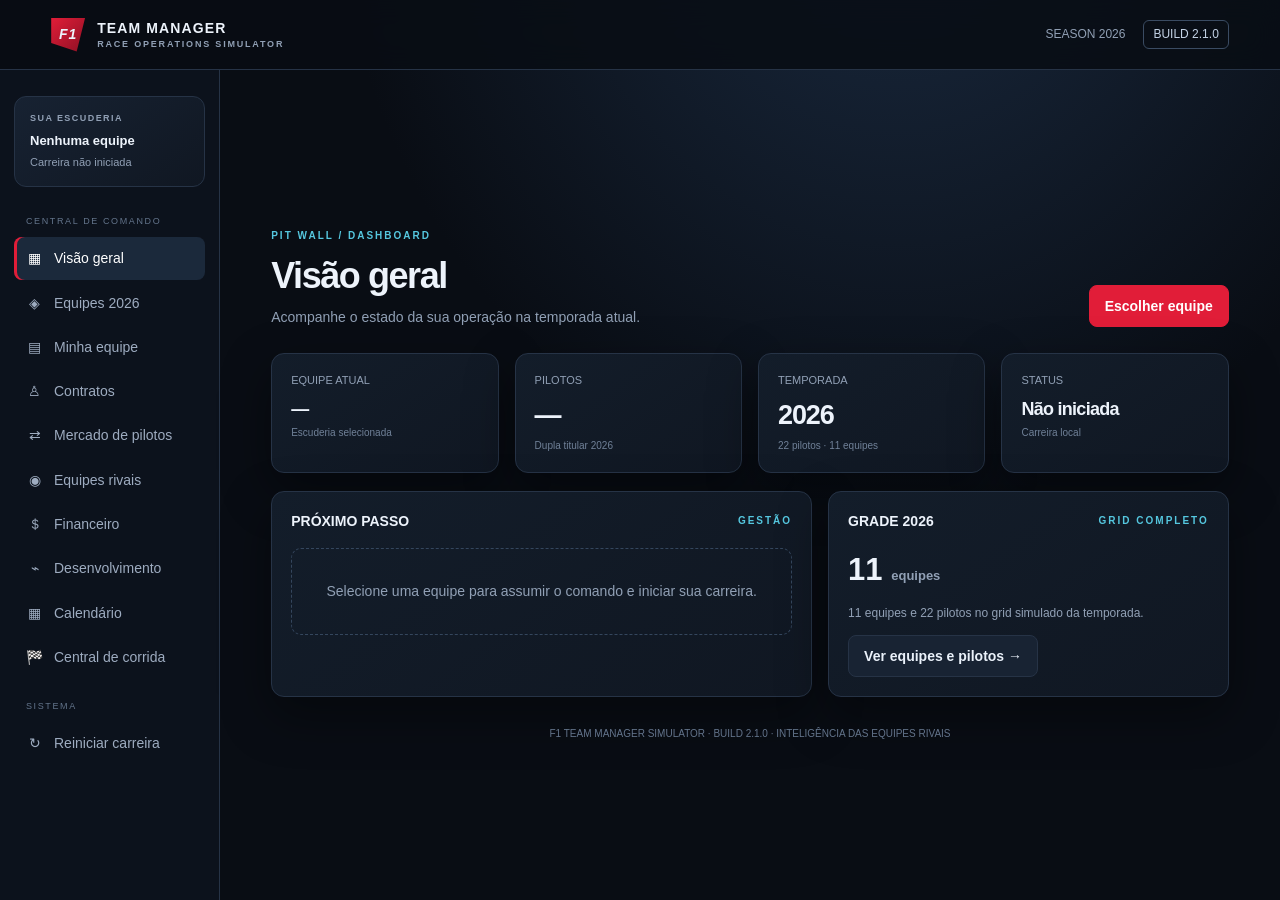
<file: F1-Team-Manager-Simulator-v2.1.0.html>
<!DOCTYPE html>
<html lang="pt-BR">
<head>
<meta charset="UTF-8">
<meta name="viewport" content="width=device-width, initial-scale=1.0">
<title>F1 Team Manager Simulator · v2.1.0</title>
<style>
:root{--bg:#090d14;--panel:#111925;--panel2:#151f2d;--line:#263346;--muted:#91a0b5;--text:#edf3fb;--accent:#e11d38;--cyan:#55c7df;--green:#48c78e;--shadow:0 18px 50px #0006}
*{box-sizing:border-box}body{margin:0;background:radial-gradient(ellipse at 70% -20%,#1b2c43 0,transparent 45%),var(--bg);color:var(--text);font:14px/1.45 Inter,Segoe UI,Arial,sans-serif}
button{font:inherit;cursor:pointer}button:focus-visible{outline:2px solid var(--cyan);outline-offset:3px}
.topbar{height:70px;border-bottom:1px solid var(--line);display:flex;align-items:center;justify-content:space-between;padding:0 4vw;background:#090d14dd;position:sticky;top:0;z-index:5;backdrop-filter:blur(14px)}
.brand{display:flex;gap:12px;align-items:center;font-weight:800;letter-spacing:.08em}.brandmark{width:34px;height:34px;background:linear-gradient(135deg,#e11d38,#8d1024);clip-path:polygon(0 0,100% 0,75% 100%,0 75%);display:grid;place-items:center;font-style:italic}
.brand small{display:block;color:var(--muted);font-size:9px;letter-spacing:.2em;font-weight:600}.topright{display:flex;gap:18px;align-items:center;color:var(--muted);font-size:12px}.version{border:1px solid #3a4b62;border-radius:6px;padding:5px 9px;color:#c4d3e6}
.layout{display:grid;grid-template-columns:220px 1fr;min-height:calc(100vh - 70px)}aside{border-right:1px solid var(--line);padding:26px 14px;background:#0c121c}
.team-mini{padding:15px;border:1px solid var(--line);border-radius:12px;margin-bottom:28px;background:linear-gradient(145deg,#172232,#101722)}.team-mini .eyebrow{font-size:9px;color:var(--muted);letter-spacing:.16em}.team-mini strong{display:block;margin-top:7px;font-size:13px}.team-mini span{color:var(--muted);font-size:11px}
.navlabel{font-size:9px;color:#64758c;letter-spacing:.18em;padding:0 12px;margin:22px 0 9px}.nav button{width:100%;border:0;background:transparent;color:#9eacc0;text-align:left;padding:11px 12px;border-radius:8px;margin:2px 0;display:flex;gap:11px;align-items:center}.nav button:hover,.nav button.active{background:#1b293b;color:#fff}.nav button.active{box-shadow:inset 3px 0 var(--accent)}.nav i{width:17px;text-align:center;font-style:normal}
main{padding:34px clamp(20px,4vw,64px);max-width:1600px;width:100%;margin:auto}.eyebrow{font-size:10px;color:var(--cyan);letter-spacing:.2em;font-weight:700}.pagehead{display:flex;justify-content:space-between;align-items:flex-end;gap:20px;margin-bottom:26px}.pagehead h1{font-size:clamp(25px,3vw,36px);margin:7px 0 5px;letter-spacing:-.04em}.sub{color:var(--muted);margin:0}.btn{border:1px solid var(--line);border-radius:8px;padding:10px 15px;color:#eaf1fa;background:#182333;font-weight:650}.btn:hover{background:#24354b}.btn.primary{background:var(--accent);border-color:var(--accent);color:white}.btn.primary:hover{background:#f02c47}.btn:disabled{opacity:.4;cursor:not-allowed}
.grid{display:grid;gap:16px}.stats{grid-template-columns:repeat(4,minmax(0,1fr));margin-bottom:18px}.card{background:linear-gradient(145deg,#131d2a,#101722);border:1px solid var(--line);border-radius:13px;padding:19px;box-shadow:var(--shadow)}.statlabel{color:var(--muted);font-size:11px}.statvalue{font-size:27px;font-weight:800;margin:7px 0 0;letter-spacing:-.04em}.statfoot{font-size:10px;color:#708198;margin-top:3px}
.contentgrid{grid-template-columns:1.35fr 1fr}.cardhead{display:flex;justify-content:space-between;align-items:center;margin-bottom:17px}.cardhead h2{font-size:14px;margin:0}.muted{color:var(--muted)}
.teamgrid{grid-template-columns:repeat(3,minmax(0,1fr))}.teamcard{padding:0;overflow:hidden;cursor:pointer;transition:.18s;border:1px solid var(--line);background:#111a27;border-radius:12px;position:relative}.teamcard:hover{transform:translateY(-3px);border-color:#71839c}.teamcard.selected{outline:2px solid var(--cyan);border-color:var(--cyan)}.teamstripe{height:5px;background:var(--team)}.teambody{padding:16px}.teamtop{display:flex;align-items:center;justify-content:space-between;gap:8px}.teamlogo{width:38px;height:38px;border-radius:9px;background:color-mix(in srgb,var(--team) 22%,#152030);display:grid;place-items:center;font-weight:900;color:white;font-size:12px;border:1px solid color-mix(in srgb,var(--team) 55%,transparent)}.teamname{font-size:13px;font-weight:800;margin:12px 0 3px}.engine{font-size:10px;color:var(--muted)}.drivers{border-top:1px solid #263346;margin-top:13px;padding-top:11px;display:flex;flex-direction:column;gap:5px;font-size:11px}.driverline{display:flex;justify-content:space-between;gap:8px}.driverline span:last-child{color:#9eacc0}
.section{display:none}.section.active{display:block}.notice{border:1px solid #34465d;background:#152234;padding:13px 15px;border-radius:9px;color:#c2d1e3;font-size:12px;margin-bottom:17px}
.selectedhero{border:1px solid var(--line);border-radius:14px;overflow:hidden;background:linear-gradient(120deg,#172333,#0f1722);margin-bottom:18px}.heroaccent{height:7px;background:var(--team)}.heroinside{padding:25px;display:flex;justify-content:space-between;align-items:center;gap:20px}.heroinside h2{font-size:26px;margin:6px 0}.heroinside p{color:var(--muted);margin:0}.heroabbr{font-size:50px;font-weight:900;color:#ffffff20;letter-spacing:-.08em}
.drivercards{grid-template-columns:repeat(2,minmax(0,1fr))}.drivercard{display:flex;align-items:center;gap:14px}.number{font-size:27px;font-weight:900;color:var(--team);width:52px}.drivercard h3{margin:0 0 3px;font-size:14px}.drivercard p{margin:0;color:var(--muted);font-size:11px}
.empty{padding:32px;text-align:center;color:var(--muted);border:1px dashed #34465d;border-radius:10px}
.footer{margin-top:30px;color:#63748b;font-size:10px;text-align:center}
.toast{position:fixed;bottom:20px;right:20px;background:#172638;border:1px solid #3b526d;border-radius:9px;padding:12px 16px;box-shadow:var(--shadow);display:none;z-index:10}
@media(max-width:1050px){.teamgrid{grid-template-columns:repeat(2,1fr)}.stats{grid-template-columns:repeat(2,1fr)}}
@media(max-width:720px){.layout{grid-template-columns:1fr}aside{border-right:0;border-bottom:1px solid var(--line);padding:10px}.team-mini,.navlabel{display:none}.nav{display:flex;overflow:auto;gap:4px}.nav button{white-space:nowrap;width:auto;padding:9px}.nav button.active{box-shadow:inset 0 -3px var(--accent)}main{padding:24px 15px}.contentgrid{grid-template-columns:1fr}.teamgrid{grid-template-columns:1fr}.pagehead{align-items:flex-start;flex-direction:column}.topbar{padding:0 15px}.topright span:first-child{display:none}}

.devgrid{grid-template-columns:repeat(2,minmax(0,1fr));margin-bottom:16px}.devcard{position:relative;overflow:hidden}.devtop{display:flex;justify-content:space-between;gap:12px;align-items:flex-start}.devicon{width:42px;height:42px;border-radius:10px;background:#1c2b3d;display:grid;place-items:center;font-size:20px}.devlevel{font-size:11px;color:var(--cyan);font-weight:700}.devbar{height:7px;background:#253449;border-radius:99px;overflow:hidden;margin:13px 0}.devbar span{display:block;height:100%;background:linear-gradient(90deg,var(--cyan),#3b82f6);border-radius:99px}.devmeta{display:flex;justify-content:space-between;gap:10px;color:var(--muted);font-size:11px}.devcard h3{margin:13px 0 5px}.devcard p{color:var(--muted);font-size:11px;min-height:32px}.projectbox{border:1px solid #36516b;background:linear-gradient(120deg,#172a3d,#121d2a);border-radius:12px;padding:18px;margin-bottom:16px}.money{font-variant-numeric:tabular-nums}.positive{color:var(--green)}.negative{color:#ff7182}.tablewrap{overflow-x:auto}table{width:100%;border-collapse:collapse;font-size:12px}th,td{text-align:left;padding:12px 10px;border-bottom:1px solid var(--line);white-space:nowrap}th{color:var(--muted);font-size:10px;letter-spacing:.1em;font-weight:700}td strong{font-size:12px}.pill{display:inline-block;padding:4px 8px;border-radius:99px;background:#1c2b3d;color:#c4d3e6;font-size:10px}.financegrid{grid-template-columns:repeat(3,minmax(0,1fr));margin-bottom:16px}.actionrow{display:flex;gap:9px;flex-wrap:wrap}.driver-actions{margin-left:auto}.drivercard{flex-wrap:wrap}.drivercard .details{min-width:0}.drivercard .contract-meta{font-size:10px;color:var(--muted);margin-top:5px}

.weekend-stages{display:grid;grid-template-columns:repeat(7,minmax(0,1fr));gap:8px}.weekend-stage{border:1px solid var(--line);border-radius:9px;padding:10px 7px;text-align:center;background:#0e1723;color:var(--muted);font-size:10px}.weekend-stage strong{display:block;color:var(--text);font-size:11px;margin-bottom:4px}.weekend-stage.done{border-color:#347b62;background:#10251f;color:#48c78e}.weekend-stage.current{border-color:var(--cyan);background:#142a38;color:#dff8ff}.weekend-results{max-height:300px;overflow:auto}.weekend-results table{font-size:11px}.weekend-results th,.weekend-results td{padding:7px 9px}
@media(max-width:850px){.weekend-stages{grid-template-columns:repeat(4,minmax(0,1fr))}}

@media(max-width:850px){.financegrid{grid-template-columns:1fr}.devgrid{grid-template-columns:1fr}.driver-actions{margin-left:0}}

/* BUILD 1.1 · Grand Prix Weekend */
.race-layout{display:grid;grid-template-columns:minmax(0,1.7fr) minmax(280px,1fr);gap:16px;align-items:start}
.race-canvas-wrap{background:#07100e;border:1px solid #2b3b45;border-radius:13px;overflow:hidden;position:relative}
#raceCanvas{display:block;width:100%;height:auto;aspect-ratio:900/520}
.race-overlay{position:absolute;left:14px;top:13px;background:#07111ddd;border:1px solid #3b4b58;border-radius:7px;padding:7px 10px;font-size:10px;letter-spacing:.12em;color:#dce7f1}
.race-controls{display:flex;gap:8px;flex-wrap:wrap;margin-top:12px}
.race-controls .btn.selected{border-color:var(--cyan);background:#1c3545}
.race-side{display:grid;gap:14px}
.race-side .card{padding:15px}
.race-statrow{display:flex;justify-content:space-between;gap:12px;padding:8px 0;border-bottom:1px solid var(--line);font-size:12px}
.race-statrow:last-child{border:0}
.race-statrow span{color:var(--muted)}
.race-meter{height:7px;background:#273648;border-radius:99px;overflow:hidden;margin-top:5px}
.race-meter span{display:block;height:100%;background:linear-gradient(90deg,#55c7df,#48c78e);width:0}
.race-table{max-height:490px;overflow:auto}
.race-table table{font-size:11px}
.race-table th,.race-table td{padding:8px 7px}
.race-table tr.own-car{background:#1b2c40}
.race-table tr.own-car td:first-child{border-left:3px solid var(--team,var(--cyan))}
.race-controls-grid{display:grid;grid-template-columns:1fr 1fr;gap:10px}
.race-controls-grid label{display:block;color:var(--muted);font-size:10px;margin-bottom:5px}
.race-controls-grid select{width:100%;padding:10px;border:1px solid var(--line);border-radius:7px;background:#101a27;color:var(--text)}
.race-message{border:1px solid #354a60;background:#142235;border-radius:9px;padding:10px 12px;color:#c7d6e8;font-size:11px;min-height:42px}
.race-result{border:1px solid #42634f;background:#14271f;border-radius:10px;padding:14px;margin-top:12px}
@media(max-width:980px){.race-layout{grid-template-columns:1fr}}
@media(max-width:560px){.race-controls-grid{grid-template-columns:1fr}.race-controls .btn{flex:1}}


/* BUILD 0.8 · Technical car telemetry */
.telemetry-grid{display:grid;grid-template-columns:repeat(5,minmax(0,1fr));gap:10px}
.metric-card{background:#0e1723;border:1px solid #26374b;border-radius:10px;padding:13px;min-width:0}
.metric-top{display:flex;justify-content:space-between;gap:8px;align-items:center;font-size:11px;color:var(--muted)}
.metric-value{font-size:22px;font-weight:850;margin:7px 0 8px;font-variant-numeric:tabular-nums}
.metric-track{height:6px;background:#253449;border-radius:99px;overflow:hidden}
.metric-track span{display:block;height:100%;background:linear-gradient(90deg,var(--cyan),#3b82f6);border-radius:99px}
.telemetry-head{display:flex;justify-content:space-between;align-items:center;gap:12px;margin-bottom:14px}
.telemetry-head h2{font-size:14px;margin:0}
.metric-delta{font-size:10px;color:var(--green);font-weight:700}
.history-list{display:grid;gap:8px}
.history-item{display:flex;justify-content:space-between;gap:12px;align-items:center;padding:10px 12px;border:1px solid var(--line);border-radius:8px;background:#0e1723;font-size:11px}
.history-item strong{display:block;font-size:12px;margin-bottom:3px}
.history-item small{color:var(--muted)}
.comparison-grid{display:grid;grid-template-columns:repeat(2,minmax(0,1fr));gap:12px}
@media(max-width:1050px){.telemetry-grid{grid-template-columns:repeat(3,minmax(0,1fr))}}
@media(max-width:650px){.telemetry-grid{grid-template-columns:repeat(2,minmax(0,1fr))}.comparison-grid{grid-template-columns:1fr}}
.tablewrap{max-width:100%;overflow-x:auto;-webkit-overflow-scrolling:touch}.tablewrap table{min-width:620px}.race-results,.weekend-results{max-width:100%;overflow-x:auto}


.market-card{display:flex;flex-direction:column;gap:12px;min-width:0}.market-card h3{margin:0;font-size:14px}.market-meta{font-size:11px;color:var(--muted)}.market-controls{display:flex;gap:8px;align-items:center;flex-wrap:wrap;margin-top:auto}.market-controls select{min-width:110px;max-width:100%;background:#0d1724;color:var(--text);border:1px solid var(--line);border-radius:7px;padding:9px}.market-rating{font-size:24px;font-weight:850;color:var(--cyan)}.market-empty{padding:18px;color:var(--muted);border:1px dashed var(--line);border-radius:9px;text-align:center}
@media(max-width:720px){#market .stats{grid-template-columns:1fr}.market-controls select{flex:1}}
</style>
</head>
<body>
<header class="topbar">
 <div class="brand"><div class="brandmark">F1</div><div>TEAM MANAGER<small>RACE OPERATIONS SIMULATOR</small></div></div>
 <div class="topright"><span id="seasonLabel">SEASON 2026</span><span class="version">BUILD 2.1.0</span></div>
</header>
<div class="layout">
<aside>
 <div class="team-mini"><div class="eyebrow">SUA ESCUDERIA</div><strong id="sideTeam">Nenhuma equipe</strong><span id="sideStatus">Carreira não iniciada</span></div>
 <div class="navlabel">CENTRAL DE COMANDO</div>
 <nav class="nav">
  <button class="active" data-page="overview"><i>▦</i> Visão geral</button>
  <button data-page="teams"><i>◈</i> Equipes 2026</button>
  <button data-page="garage"><i>▤</i> Minha equipe</button>
  <button data-page="contracts"><i>♙</i> Contratos</button>
  <button data-page="market"><i>⇄</i> Mercado de pilotos</button>
  <button data-page="rivals"><i>◉</i> Equipes rivais</button>
  <button data-page="finance"><i>＄</i> Financeiro</button>
  <button data-page="development"><i>⌁</i> Desenvolvimento</button>
  <button data-page="calendar"><i>▦</i> Calendário</button>
  <button data-page="race"><i>🏁</i> Central de corrida</button>
 </nav>
 <div class="navlabel">SISTEMA</div>
 <nav class="nav"><button id="resetBtn"><i>↻</i> Reiniciar carreira</button></nav>
</aside>
<main>
<section id="overview" class="section active">
 <div class="pagehead"><div><div class="eyebrow">PIT WALL / DASHBOARD</div><h1>Visão geral</h1><p class="sub">Acompanhe o estado da sua operação na temporada atual.</p></div><button class="btn primary" id="chooseTeamBtn">Escolher equipe</button></div>
 <div class="grid stats">
  <div class="card"><div class="statlabel">EQUIPE ATUAL</div><div class="statvalue" id="statTeam" style="font-size:18px">—</div><div class="statfoot">Escuderia selecionada</div></div>
  <div class="card"><div class="statlabel">PILOTOS</div><div class="statvalue" id="statDrivers">—</div><div class="statfoot">Dupla titular 2026</div></div>
  <div class="card"><div class="statlabel">TEMPORADA</div><div class="statvalue" id="overviewSeason">2026</div><div class="statfoot">22 pilotos · 11 equipes</div></div>
  <div class="card"><div class="statlabel">STATUS</div><div class="statvalue" id="statStatus" style="font-size:18px">Não iniciada</div><div class="statfoot">Carreira local</div></div>
 </div>
 <div class="grid contentgrid">
  <div class="card"><div class="cardhead"><h2>PRÓXIMO PASSO</h2><span class="eyebrow">GESTÃO</span></div><div id="nextStep" class="empty">Selecione uma equipe para assumir o comando e iniciar sua carreira.</div></div>
  <div class="card"><div class="cardhead"><h2>GRADE 2026</h2><span class="eyebrow">GRID COMPLETO</span></div><p style="font-size:31px;font-weight:850;margin:0">11 <span class="muted" style="font-size:13px">equipes</span></p><p class="muted" style="font-size:12px">11 equipes e 22 pilotos no grid simulado da temporada.</p><button class="btn" data-goto="teams">Ver equipes e pilotos →</button></div>
 </div>
 <div class="footer">F1 TEAM MANAGER SIMULATOR · BUILD 2.1.0 · INTELIGÊNCIA DAS EQUIPES RIVAIS</div>
</section>
<section id="teams" class="section">
 <div class="pagehead"><div><div class="eyebrow">CONSTRUTORES / 2026</div><h1>Selecione sua equipe</h1><p class="sub">Escolha uma das 11 escuderias para iniciar sua trajetória.</p></div><button class="btn primary" id="takeTeamBtn" disabled>Assumir equipe</button></div>
 <div class="notice">Selecione um cartão para visualizar a equipe. A escolha será salva neste navegador quando você iniciar a carreira.</div>
 <div id="teamGrid" class="grid teamgrid"></div>
</section>
<section id="garage" class="section">
 <div class="pagehead"><div><div class="eyebrow">GARAGEM / ROSTER</div><h1>Minha equipe</h1><p class="sub">Identidade e dupla de pilotos da sua escuderia.</p></div></div>
 <div id="garageContent" class="empty">Você ainda não assumiu uma equipe.</div>
</section>

<section id="contracts" class="section">
 <div class="pagehead"><div><div class="eyebrow">DRIVER MANAGEMENT / CONTRACTS</div><h1>Contratos dos pilotos</h1><p class="sub">Acompanhe salários, duração e renovações da sua dupla.</p></div></div>
 <div class="notice">Os salários e valores de contrato são parâmetros fictícios de gameplay, não salários oficiais dos pilotos.</div>
 <div id="contractsContent" class="grid drivercards"><div class="empty">Assuma uma equipe para gerenciar os contratos.</div></div>
</section>
<section id="market" class="section">
 <div class="pagehead"><div><div class="eyebrow">DRIVER MARKET / TRANSFERS</div><h1>Mercado de pilotos</h1><p class="sub">Negocie contratações, trocas e contratos para sua escuderia.</p></div><div class="pill" id="marketCash">Caixa: —</div></div>
 <div class="notice">Os valores são fictícios e servem apenas à simulação. Pilotos de outras equipes só podem ser contratados por troca, mantendo duas vagas por equipe. Agentes livres podem ser contratados mediante proposta salarial.</div>
 <div class="grid stats" style="grid-template-columns:repeat(3,minmax(0,1fr))">
  <div class="card"><div class="statlabel">PILOTOS DISPONÍVEIS</div><div class="statvalue" id="marketAvailable">—</div><div class="statfoot">Agentes livres e pilotos negociáveis</div></div>
  <div class="card"><div class="statlabel">SUA DUPLA</div><div class="statvalue" id="marketRoster">—</div><div class="statfoot">Vagas ocupadas</div></div>
  <div class="card"><div class="statlabel">MOVIMENTAÇÕES</div><div class="statvalue" id="marketTransfers">—</div><div class="statfoot">Nesta carreira</div></div>
 </div>
 <div class="card" style="margin-bottom:16px"><div class="cardhead"><h2>AGENTES LIVRES</h2><span class="eyebrow">FREE AGENTS</span></div><div id="freeAgentList" class="grid drivercards"></div></div>
 <div class="card" style="margin-bottom:16px"><div class="cardhead"><h2>PILOTOS DE OUTRAS EQUIPES</h2><span class="eyebrow">NEGOCIAÇÃO POR TROCA</span></div><div id="rivalDriverList" class="grid drivercards"></div></div>
 <div class="card"><div class="cardhead"><h2>HISTÓRICO DE MOVIMENTAÇÕES</h2><span class="eyebrow">TRANSFER LOG</span></div><div id="transferHistory"></div></div>
</section>
<section id="rivals" class="section">
 <div class="pagehead"><div><div class="eyebrow">PADDOCK INTELLIGENCE / AI</div><h1>Inteligência das equipes rivais</h1><p class="sub">As outras escuderias administram orçamento, contratos e evolução técnica de forma autônoma a cada mês.</p></div><span class="pill">IA AUTÔNOMA · ATIVA</span></div>
 <div class="grid stats" id="rivalSummary"></div>
 <div class="card"><div class="cardhead"><h2>GESTÃO DO PADDOCK</h2><span class="eyebrow">RIVAL MANAGEMENT</span></div><div id="rivalTeamGrid" class="grid teamgrid"></div></div>
 <div class="card" style="margin-top:16px"><div class="cardhead"><h2>REGISTRO DE DECISÕES</h2><span class="eyebrow">AI ACTIVITY LOG</span></div><div id="rivalActivity"></div></div>
</section>
<section id="finance" class="section">
 <div class="pagehead"><div><div class="eyebrow">TEAM FINANCE / CONTROL</div><h1>Gestão financeira</h1><p class="sub">Controle o caixa e os custos recorrentes da escuderia.</p></div><button class="btn primary" id="advanceMonthBtn">Fechar mês</button></div>
 <div class="notice">Valores simulados para o jogo. Ao fechar o mês, a folha salarial e os custos operacionais são debitados e as receitas de patrocinadores são creditadas.</div>
 <div class="grid financegrid">
  <div class="card"><div class="statlabel">SALDO DISPONÍVEL</div><div class="statvalue money" id="cashValue">—</div><div class="statfoot">Caixa da equipe</div></div>
  <div class="card"><div class="statlabel">FOLHA SALARIAL / MÊS</div><div class="statvalue money" id="payrollValue">—</div><div class="statfoot">Salários dos dois pilotos</div></div>
  <div class="card"><div class="statlabel">CUSTO OPERACIONAL / MÊS</div><div class="statvalue money" id="operatingValue">—</div><div class="statfoot">Estrutura, logística e fábrica</div></div>
 </div>
 <div class="grid contentgrid"><div class="card"><div class="cardhead"><h2>RESUMO DO MÊS</h2><span class="pill" id="monthLabel">Mês 1</span></div><div id="financeSummary" class="muted">Assuma uma equipe para visualizar o financeiro.</div></div><div class="card"><div class="cardhead"><h2>HISTÓRICO FINANCEIRO</h2><span class="eyebrow">TRANSAÇÕES</span></div><div id="transactions" class="muted">Nenhuma movimentação.</div></div></div>
</section>
<section id="development" class="section">
 <div class="pagehead"><div><div class="eyebrow">R&D / ENGENHARIA</div><h1>Desenvolvimento do carro</h1><p class="sub">Invista em áreas técnicas para melhorar o desempenho do seu monoposto.</p></div></div>
 <div class="notice">Sistema de desenvolvimento fictício para gameplay. Cada projeto custa dinheiro e leva um mês para ficar pronto. As melhorias alteram velocidade, curvas, estabilidade, eficiência e gestão dos pneus nas corridas.</div>
 <div class="grid stats">
  <div class="card"><div class="statlabel">DESEMPENHO GERAL</div><div class="statvalue" id="carRating">—</div><div class="statfoot">Índice técnico do carro</div></div>
  <div class="card"><div class="statlabel">PROJETOS CONCLUÍDOS</div><div class="statvalue" id="projectsDone">—</div><div class="statfoot">Evoluções instaladas</div></div>
  <div class="card"><div class="statlabel">PRÓXIMO PROJETO</div><div class="statvalue" id="nextProjectCost" style="font-size:20px">—</div><div class="statfoot">Custo da próxima melhoria</div></div>
  <div class="card"><div class="statlabel">CAIXA DISPONÍVEL</div><div class="statvalue" id="devCash" style="font-size:20px">—</div><div class="statfoot">Orçamento da equipe</div></div>
 </div>
 <div id="activeProject" class="projectbox"><strong>Nenhum projeto em andamento</strong><p class="muted">Escolha uma área abaixo para iniciar o desenvolvimento.</p></div>
 <div id="developmentTelemetry" class="card" style="margin-bottom:16px"><div class="empty">Os dados técnicos aparecerão após assumir uma equipe.</div></div>
 <div id="developmentContent" class="grid devgrid"><div class="empty">Assuma uma equipe para acessar a engenharia.</div></div>
 <div id="developmentHistoryPanel" class="card" style="margin-top:16px"><div class="empty">O histórico será exibido após concluir projetos.</div></div>
</section>

<section id="race" class="section">
 <div class="pagehead"><div><div class="eyebrow">RACE CONTROL / LIVE OPERATIONS</div><h1>Central de corrida</h1><p class="sub">Acompanhe os 22 carros e intervenha na estratégia dos seus dois pilotos.</p></div><span class="pill">SIMULAÇÃO 2D · 12 VOLTAS</span></div>
 <div class="notice">Modo híbrido: o desempenho agora considera a engenharia do carro. Potência favorece retas; aerodinâmica e chassi favorecem curvas e estabilidade; suspensão reduz desgaste dos pneus. Você controla ritmo e pit stops.</div>
 <div id="weekendPanel" class="card" style="margin-bottom:16px">
  <div class="cardhead"><div><div class="eyebrow">GRAND PRIX WEEKEND</div><h2 id="weekendTitle">Fim de semana de GP</h2></div><span class="pill" id="weekendStatus">Preparação</span></div>
  <div id="weekendStages" class="weekend-stages"></div>
  <div id="weekendSessionInfo" class="notice" style="margin:14px 0 0">Conclua as sessões na ordem para liberar a corrida.</div>
  <div id="weekendResults" style="margin-top:14px"></div>
  <div class="actionrow" style="margin-top:14px"><button class="btn primary" id="completeSessionBtn">Concluir sessão</button></div>
 </div>
 <div class="race-layout" id="raceWorkspace" style="display:none">
  <div>
   <div class="race-canvas-wrap"><canvas id="raceCanvas" width="900" height="520" aria-label="Circuito 2D com os carros da corrida"></canvas><div class="race-overlay" id="raceStatus">AGUARDANDO LARGADA</div></div>
   <div class="race-controls">
    <button class="btn primary" id="raceStartBtn">▶ Iniciar corrida</button>
    <button class="btn" id="racePauseBtn" disabled>Ⅱ Pausar</button>
    <button class="btn" id="raceResetBtn">↻ Nova corrida</button>
    <button class="btn selected" id="speed1Btn">1× Realista</button>
    <button class="btn" id="speed2Btn">2×</button>
   </div>
   <div class="grid stats" style="margin-top:14px;grid-template-columns:repeat(3,minmax(0,1fr))">
    <div class="card"><div class="statlabel">VOLTA</div><div class="statvalue" id="raceLap">— / 12</div><div class="statfoot">Progresso da prova</div></div>
    <div class="card"><div class="statlabel">TEMPO DE PROVA</div><div class="statvalue" id="raceClock">00:00</div><div class="statfoot">Tempo simulado</div></div>
    <div class="card"><div class="statlabel">CARROS NA PISTA</div><div class="statvalue" id="raceRunning">22</div><div class="statfoot">Competidores ativos</div></div>
   </div>
   <div class="card" style="margin-top:14px"><div class="cardhead"><h2>CLASSIFICAÇÃO AO VIVO</h2><span class="eyebrow">22 CARROS</span></div><div class="race-table" id="raceLeaderboard"><div class="empty">Inicie uma corrida para carregar a classificação.</div></div></div>
  </div>
  <div class="race-side">
   <div class="card"><div class="cardhead"><h2>ESTRATÉGIA DA EQUIPE</h2><span class="eyebrow">PIT WALL</span></div>
    <div class="race-controls-grid">
     <div><label for="raceDriverSelect">PILOTO CONTROLADO</label><select id="raceDriverSelect"><option value="0">Piloto 1</option><option value="1">Piloto 2</option></select></div>
     <div><label for="racePaceSelect">RITMO DE CORRIDA</label><select id="racePaceSelect"><option value="conservative">Conservador</option><option value="balanced" selected>Equilibrado</option><option value="push">Ataque</option></select></div>
     <div><label for="raceTireSelect">PNEU PARA O PIT STOP</label><select id="raceTireSelect"><option value="soft">Macio</option><option value="medium" selected>Médio</option><option value="hard">Duro</option><option value="intermediate">Intermediário</option><option value="wet">Chuva extrema</option></select></div>
     <div style="display:flex;align-items:end"><button class="btn primary" style="width:100%" id="pitCallBtn" disabled>Chamar aos boxes</button></div>
    </div>
    <div id="raceDriverStatus" style="margin-top:14px"><div class="empty">Os dados dos pilotos aparecerão durante a corrida.</div></div>
    <div id="raceMessage" class="race-message" style="margin-top:12px">Aguardando a largada. Prepare sua estratégia.</div>
   </div>
   <div class="card"><div class="cardhead"><h2>INFORMAÇÕES DA PROVA</h2><span class="eyebrow">RACE DATA</span></div>
    <div class="race-statrow"><span>Circuito</span><strong>Grand Prix Demo</strong></div>
    <div class="race-statrow"><span>Condição</span><strong>Clima dinâmico</strong></div>
    <div class="race-statrow"><span>Distância</span><strong>12 voltas</strong></div>
    <div class="race-statrow"><span>Paradas</span><strong id="racePitCount">0</strong></div>
    <div class="race-statrow"><span>Seu melhor resultado</span><strong id="raceBestResult">—</strong></div>
   </div>
   <div class="card"><div class="cardhead"><h2>CONTROLE DE PROVA</h2><span class="eyebrow">RACE CONTROL</span></div><div id="raceEventStatus"><div class="race-statrow"><span>Clima</span><strong>Seco</strong></div><div class="race-statrow"><span>Bandeira</span><strong>Verde</strong></div><p class="muted">Aguardando a largada.</p></div></div>
   <div class="card"><div class="cardhead"><h2>LEITURA DO CARRO</h2><span class="eyebrow">TELEMETRIA</span></div>
    <div class="statlabel">DESGASTE DOS PNEUS</div><div class="race-meter"><span id="tireMeter"></span></div><div class="race-statrow"><span id="tireLabel">—</span><strong id="tireValue">—</strong></div>
    <div class="statlabel" style="margin-top:12px">COMBUSTÍVEL</div><div class="race-meter"><span id="fuelMeter"></span></div><div class="race-statrow"><span>Combustível restante</span><strong id="fuelValue">—</strong></div>
   </div>
  </div>
 </div>
 <div id="raceResult" class="race-result" style="display:none"></div>
</section>

<section id="calendar" class="section">
 <div class="pagehead"><div><div class="eyebrow">RACE CONTROL / CHAMPIONSHIP</div><h1>Calendário da temporada</h1><p class="sub">Temporada jogável de 12 etapas, estatísticas individuais e histórico de campeonatos.</p></div><div style="display:flex;gap:8px;flex-wrap:wrap"><button class="btn" id="nextSeasonBtn" style="display:none">Iniciar próxima temporada →</button><button class="btn primary" id="calendarRaceBtn" disabled>Ir para a próxima etapa →</button></div></div>
 <div id="calendarSummary" class="grid stats"></div>
 <div class="card"><div class="cardhead"><h2>ETAPAS DO CAMPEONATO</h2><span class="eyebrow">12 ROUNDS</span></div><div id="calendarList"></div></div>
 <div class="grid comparison-grid" style="margin-top:16px"><div class="card"><div class="cardhead"><h2>CAMPEONATO DE PILOTOS</h2><span class="eyebrow">DRIVERS</span></div><div id="driverStandings"></div></div><div class="card"><div class="cardhead"><h2>CAMPEONATO DE CONSTRUTORES</h2><span class="eyebrow">TEAMS</span></div><div id="constructorStandings"></div></div></div>
 <div class="card" style="margin-top:16px"><div class="cardhead"><h2>HISTÓRICO DE TEMPORADAS</h2><span class="eyebrow">SEASON ARCHIVE</span></div><div id="seasonHistory"></div></div>
</section>
</main>
</div>
<div class="toast" id="toast" role="status" aria-live="polite"></div>
<script>
const TEAMS = [
 {id:"mclaren",name:"McLaren",full:"McLaren Mastercard F1 Team",abbr:"MCL",color:"#ff8700",engine:"Mercedes",drivers:[["1","Lando Norris","Reino Unido"],["81","Oscar Piastri","Austrália"]]},
 {id:"mercedes",name:"Mercedes",full:"Mercedes-AMG PETRONAS F1 Team",abbr:"MER",color:"#00a19c",engine:"Mercedes",drivers:[["63","George Russell","Reino Unido"],["12","Kimi Antonelli","Itália"]]},
 {id:"redbull",name:"Red Bull Racing",full:"Oracle Red Bull Racing",abbr:"RBR",color:"#3671c6",engine:"Red Bull Ford",drivers:[["3","Max Verstappen","Países Baixos"],["6","Isack Hadjar","França"]]},
 {id:"ferrari",name:"Ferrari",full:"Scuderia Ferrari HP",abbr:"FER",color:"#e80020",engine:"Ferrari",drivers:[["16","Charles Leclerc","Mônaco"],["44","Lewis Hamilton","Reino Unido"]]},
 {id:"williams",name:"Williams",full:"Atlassian Williams F1 Team",abbr:"WIL",color:"#1868db",engine:"Mercedes",drivers:[["23","Alexander Albon","Tailândia"],["55","Carlos Sainz","Espanha"]]},
 {id:"racingbulls",name:"Racing Bulls",full:"Visa Cash App Racing Bulls",abbr:"VCARB",color:"#6692ff",engine:"Red Bull Ford",drivers:[["30","Liam Lawson","Nova Zelândia"],["41","Arvid Lindblad","Reino Unido"]]},
 {id:"astonmartin",name:"Aston Martin",full:"Aston Martin Aramco F1 Team",abbr:"AMR",color:"#00665e",engine:"Honda",drivers:[["14","Fernando Alonso","Espanha"],["18","Lance Stroll","Canadá"]]},
 {id:"haas",name:"Haas",full:"TGR Haas F1 Team",abbr:"HAA",color:"#b6babd",engine:"Ferrari",drivers:[["31","Esteban Ocon","França"],["87","Oliver Bearman","Reino Unido"]]},
 {id:"audi",name:"Audi",full:"Audi Revolut F1 Team",abbr:"AUD",color:"#d8dce2",engine:"Audi",drivers:[["27","Nico Hülkenberg","Alemanha"],["5","Gabriel Bortoleto","Brasil"]]},
 {id:"alpine",name:"Alpine",full:"BWT Alpine F1 Team",abbr:"ALP",color:"#ff69b4",engine:"Mercedes",drivers:[["10","Pierre Gasly","França"],["43","Franco Colapinto","Argentina"]]},
 {id:"cadillac",name:"Cadillac",full:"Cadillac Formula 1 Team",abbr:"CAD",color:"#d6bd83",engine:"Ferrari",drivers:[["11","Sergio Pérez","México"],["77","Valtteri Bottas","Finlândia"]]}
];
// Parâmetros de jogo fictícios: ratings e salários não representam contratos reais.
const DRIVER_GAME_DATA={
 "Lando Norris":[94,6.0],"Oscar Piastri":[92,5.2],"George Russell":[91,5.0],"Kimi Antonelli":[84,2.0],"Max Verstappen":[97,7.0],"Isack Hadjar":[82,1.5],"Charles Leclerc":[94,6.2],"Lewis Hamilton":[93,6.5],"Alexander Albon":[87,3.0],"Carlos Sainz":[90,4.8],"Liam Lawson":[83,1.8],"Arvid Lindblad":[78,1.0],"Fernando Alonso":[91,4.0],"Lance Stroll":[82,2.5],"Esteban Ocon":[86,3.2],"Oliver Bearman":[83,1.8],"Nico Hülkenberg":[86,3.0],"Gabriel Bortoleto":[82,1.6],"Pierre Gasly":[88,3.5],"Franco Colapinto":[80,1.4],"Sergio Pérez":[88,3.8],"Valtteri Bottas":[87,3.4]
};
const TEAM_BUDGET={mclaren:145,mercedes:140,redbull:142,ferrari:143,williams:85,racingbulls:78,astonmartin:105,haas:72,audi:95,alpine:82,cadillac:90};
// Base técnica fictícia por equipe. Os projetos de P&D evoluem estes valores.
const TEAM_BASE_CAR={
 mclaren:{speed:87,cornering:88,stability:86,efficiency:85,tires:86},
 mercedes:{speed:86,cornering:86,stability:88,efficiency:87,tires:86},
 redbull:{speed:88,cornering:87,stability:85,efficiency:83,tires:84},
 ferrari:{speed:87,cornering:88,stability:85,efficiency:84,tires:83},
 williams:{speed:79,cornering:78,stability:79,efficiency:80,tires:78},
 racingbulls:{speed:77,cornering:78,stability:77,efficiency:76,tires:77},
 astonmartin:{speed:81,cornering:82,stability:81,efficiency:80,tires:79},
 haas:{speed:77,cornering:76,stability:77,efficiency:77,tires:76},
 audi:{speed:79,cornering:80,stability:79,efficiency:78,tires:79},
 alpine:{speed:78,cornering:79,stability:77,efficiency:78,tires:77},
 cadillac:{speed:76,cornering:76,stability:76,efficiency:76,tires:76}
};
const SEASON_CALENDAR=[
 {id:'bahrain',name:'GP do Bahrein',country:'Bahrein',circuit:'Bahrain International Circuit',laps:12},
 {id:'jeddah',name:'GP da Arábia Saudita',country:'Arábia Saudita',circuit:'Jeddah Corniche Circuit',laps:12},
 {id:'australia',name:'GP da Austrália',country:'Austrália',circuit:'Albert Park',laps:12},
 {id:'japan',name:'GP do Japão',country:'Japão',circuit:'Suzuka International Racing Course',laps:12},
 {id:'miami',name:'GP de Miami',country:'Estados Unidos',circuit:'Miami International Autodrome',laps:12},
 {id:'monaco',name:'GP de Mônaco',country:'Mônaco',circuit:'Circuit de Monaco',laps:12},
 {id:'spain',name:'GP da Espanha',country:'Espanha',circuit:'Circuit de Barcelona-Catalunya',laps:12},
 {id:'britain',name:'GP da Grã-Bretanha',country:'Reino Unido',circuit:'Silverstone Circuit',laps:12},
 {id:'belgium',name:'GP da Bélgica',country:'Bélgica',circuit:'Circuit de Spa-Francorchamps',laps:12},
 {id:'italy',name:'GP da Itália',country:'Itália',circuit:'Autodromo Nazionale Monza',laps:12},
 {id:'singapore',name:'GP de Singapura',country:'Singapura',circuit:'Marina Bay Street Circuit',laps:12},
 {id:'abu-dhabi',name:'GP de Abu Dhabi',country:'Emirados Árabes Unidos',circuit:'Yas Marina Circuit',laps:12}
];
const STORE="ftms_v05_career"; const OLD_STORE="ftms_v04_career"; const LEGACY_STORE="ftms_v03_career";
let selectedId=null,career=null; const $=id=>document.getElementById(id);
const money=n=>new Intl.NumberFormat('pt-BR',{style:'currency',currency:'USD',maximumFractionDigits:1,notation:'compact'}).format(n*1e6);
function team(id){return TEAMS.find(t=>t.id===id)}
function toast(msg){const el=$("toast");el.textContent=msg;el.style.display="block";clearTimeout(toast.timer);toast.timer=setTimeout(()=>el.style.display="none",2600)}
function escapeHTML(value){return String(value??"").replace(/[&<>"']/g,ch=>({"&":"&amp;","<":"&lt;",">":"&gt;",'"':"&quot;","'":"&#39;"}[ch]));}
function save(){try{localStorage.setItem(STORE,JSON.stringify(career));return true;}catch(e){toast("Não foi possível salvar neste navegador.");return false;}}
function normalizeCareer(data){
 if(!data||typeof data!=="object"||!team(data.teamId))return null;
 const base=makeCareer(data.teamId);
 const number=(value,fallback,min=0)=>{const n=Number(value);return Number.isFinite(n)&&n>=min?n:fallback;};
 const normalized={...base,...data};
 normalized.season=Math.max(2026,Math.floor(number(data.season,2026,2026)));
 normalized.month=Math.floor(number(data.month,1,1));
 normalized.cash=number(data.cash,base.cash);
 normalized.operatingCost=number(data.operatingCost,base.operatingCost);
 normalized.sponsorIncome=number(data.sponsorIncome,base.sponsorIncome);
 normalized.contracts=base.contracts.map(driver=>{const saved=Array.isArray(data.contracts)?data.contracts.find(c=>String(c.number)===driver.number):null;return {...driver,salary:number(saved?.salary,driver.salary),years:Math.min(5,Math.max(1,Math.floor(number(saved?.years,driver.years,1))))};});
 const legacyContracts=normalized.contracts.map(d=>({...d}));
 normalized.market=normalizeMarket(data.market);
 normalized.rivalAI=normalizeRivalAI(data.rivalAI);
 if(!data.market){normalized.market.rosters[normalized.teamId]=normalized.market.rosters[normalized.teamId].map(d=>{const old=legacyContracts.find(x=>String(x.number)===String(d.number)||x.name===d.name);return old?{...d,salary:old.salary,years:old.years,rating:old.rating??d.rating,nationality:old.nationality??d.nationality}:d;});}
 normalized.contracts=normalized.market.rosters[normalized.teamId].map(d=>({...d}));
 normalized.development={};
 for(const key of Object.keys(DEV_PARTS)){const level=number(data.development?.[key],1,1);normalized.development[key]=Math.min(5,Math.floor(level));}
 normalized.transactions=Array.isArray(data.transactions)?data.transactions.slice(0,100).filter(x=>x&&typeof x==="object").map(x=>({label:String(x.label??"Movimentação" ).slice(0,120),amount:number(x.amount,0),type:["income","expense","info"].includes(x.type)?x.type:"info",month:Math.max(1,Math.floor(number(x.month,1,1)))})):base.transactions;
 normalized.developmentHistory=Array.isArray(data.developmentHistory)?data.developmentHistory.slice(-40).filter(x=>x&&typeof x==="object"&&DEV_PARTS[x.key]).map(x=>{const snapshot=value=>value&&typeof value==="object"?{speed:number(value.speed,0),cornering:number(value.cornering,0),stability:number(value.stability,0),efficiency:number(value.efficiency,0),tires:number(value.tires,0),overall:number(value.overall,0)}:null;return {key:x.key,name:DEV_PARTS[x.key].name,level:Math.min(5,Math.max(1,Math.floor(number(x.level,1,1)))),month:Math.max(1,Math.floor(number(x.month,1,1))),before:snapshot(x.before),after:snapshot(x.after)};}):[];
 normalized.projectsDone=Math.max(0,Math.floor(number(data.projectsDone,normalized.developmentHistory.length)));
 normalized.teamPoints=Math.max(0,number(data.teamPoints,0));
 const savedCalendar=data.calendar&&typeof data.calendar==='object'?data.calendar:{};
 const completed=Array.isArray(savedCalendar.completedRounds)?savedCalendar.completedRounds.map(v=>Math.floor(number(v,-1,0))).filter(v=>v>=0&&v<SEASON_CALENDAR.length):[];
 const completedRounds=[...new Set(completed)].sort((a,b)=>a-b);const firstPending=SEASON_CALENDAR.findIndex((_,index)=>!completedRounds.includes(index));normalized.calendar={currentRound:firstPending<0?SEASON_CALENDAR.length:firstPending,completedRounds,seasonComplete:completedRounds.length===SEASON_CALENDAR.length};
 const savedWeekend=data.weekend&&typeof data.weekend==='object'?data.weekend:null;
 normalized.weekend=savedWeekend&&Number.isInteger(savedWeekend.round)&&savedWeekend.round>=0&&savedWeekend.round<SEASON_CALENDAR.length?{
  round:savedWeekend.round,sessionIndex:Math.min(7,Math.max(0,Math.floor(number(savedWeekend.sessionIndex,0,0)))),
  practiceResults:savedWeekend.practiceResults&&typeof savedWeekend.practiceResults==='object'?savedWeekend.practiceResults:{},
  qualifying:savedWeekend.qualifying&&typeof savedWeekend.qualifying==='object'?savedWeekend.qualifying:{Q1:[],Q2:[],Q3:[]},
  gridOrder:Array.isArray(savedWeekend.gridOrder)?savedWeekend.gridOrder.filter(name=>RACE_DRIVERS.some(d=>d.name===name)).slice(0,22):[],
  setupBonus:Math.max(0,Math.min(.012,number(savedWeekend.setupBonus,0))),raceSnapshot:savedWeekend.raceSnapshot&&typeof savedWeekend.raceSnapshot==='object'&&Array.isArray(savedWeekend.raceSnapshot.cars)?{round:Math.floor(number(savedWeekend.raceSnapshot.round,-1,-1)),eventId:String(savedWeekend.raceSnapshot.eventId||'').slice(0,40),elapsed:number(savedWeekend.raceSnapshot.elapsed,0),weather:['dry','cloudy','lightRain','heavyRain'].includes(savedWeekend.raceSnapshot.weather)?savedWeekend.raceSnapshot.weather:'dry',trackWetness:Math.max(0,Math.min(1,number(savedWeekend.raceSnapshot.trackWetness,0))),flag:['green','yellow','vsc','safety','red'].includes(savedWeekend.raceSnapshot.flag)?savedWeekend.raceSnapshot.flag:'green',flagEndsAt:number(savedWeekend.raceSnapshot.flagEndsAt,0),nextEventAt:number(savedWeekend.raceSnapshot.nextEventAt,0),redFlag:!!savedWeekend.raceSnapshot.redFlag,redFlagCount:Math.min(1,Math.max(0,Math.floor(number(savedWeekend.raceSnapshot.redFlagCount,0)))),eventText:String(savedWeekend.raceSnapshot.eventText||'Corrida retomada.').slice(0,180),eventLog:Array.isArray(savedWeekend.raceSnapshot.eventLog)?savedWeekend.raceSnapshot.eventLog.slice(0,8).map(e=>({time:number(e?.time,0),message:String(e?.message||'').slice(0,180)})):[],cars:savedWeekend.raceSnapshot.cars.slice(0,22).filter(x=>x&&typeof x.name==='string'&&(RACE_DRIVERS.some(d=>d.name===x.name)||Object.values(data.market?.rosters||{}).some(list=>Array.isArray(list)&&list.some(d=>d.name===x.name)))).map(x=>({name:x.name.slice(0,60),progress:number(x.progress,0,-1),wear:Math.max(0,Math.min(1,number(x.wear,0))),fuel:Math.max(0,Math.min(100,number(x.fuel,100))),tire:['soft','medium','hard','intermediate','wet'].includes(x.tire)?x.tire:'medium',pace:['push','balanced','conservative'].includes(x.pace)?x.pace:'balanced',pitRequested:!!x.pitRequested,pitTimer:Math.max(0,number(x.pitTimer,0)),pitStops:Math.max(0,Math.floor(number(x.pitStops,0))),finished:!!x.finished,retired:!!x.retired,damage:Math.max(0,Math.min(100,number(x.damage,0))),finishTime:x.finishTime===null||x.finishTime===undefined?null:number(x.finishTime,0),requestedTire:['soft','medium','hard','intermediate','wet'].includes(x.requestedTire)?x.requestedTire:null,nextTire:['soft','medium','hard','intermediate','wet'].includes(x.nextTire)?x.nextTire:null}))}:null,completed:!!savedWeekend.completed
 }:null;
 normalized.raceHistory=Array.isArray(data.raceHistory)?data.raceHistory.slice(0,100).filter(x=>x&&typeof x==="object").map(x=>({...x,round:Number.isInteger(x.round)?x.round:null,circuit:String(x.circuit||"Etapa anterior").slice(0,80),month:Math.max(1,Math.floor(number(x.month,1,1))),points:Math.max(0,number(x.points,0)),poleDriver:typeof x.poleDriver==="string"?x.poleDriver.slice(0,60):null,positions:Array.isArray(x.positions)?x.positions.filter(pos=>pos&&typeof pos.name==="string").map(pos=>({name:pos.name.slice(0,60),position:Math.max(1,Math.floor(number(pos.position,1,1)))})):[],driverResults:Array.isArray(x.driverResults)?x.driverResults.filter(d=>d&&typeof d.name==="string").slice(0,22).map(d=>({name:d.name.slice(0,60),teamId:String(d.teamId||"").slice(0,40),team:String(d.team||"Equipe").slice(0,60),position:Math.max(1,Math.floor(number(d.position,99,1))),points:Math.max(0,number(d.points,0))})):[]})):[ ];
 normalized.seasonHistory=Array.isArray(data.seasonHistory)?data.seasonHistory.slice(-30).filter(x=>x&&typeof x==="object"&&Number.isInteger(x.season)).map(x=>({season:x.season,champion:String(x.champion||"—").slice(0,60),constructorChampion:String(x.constructorChampion||"—").slice(0,60),races:Math.max(0,Math.floor(number(x.races,0))),drivers:Array.isArray(x.drivers)?x.drivers.slice(0,22).map(d=>({name:String(d.name||"—").slice(0,60),team:String(d.team||"—").slice(0,60),points:Math.max(0,number(d.points,0)),wins:Math.max(0,Math.floor(number(d.wins,0))),podiums:Math.max(0,Math.floor(number(d.podiums,0))),poles:Math.max(0,Math.floor(number(d.poles,0))),starts:Math.max(0,Math.floor(number(d.starts,0))),best:Math.max(1,Math.floor(number(d.best,99,1))),average:number(d.average,0)})):[],constructors:Array.isArray(x.constructors)?x.constructors.slice(0,11).map(t=>({team:String(t.team||"—").slice(0,60),points:Math.max(0,number(t.points,0)),wins:Math.max(0,Math.floor(number(t.wins,0))),podiums:Math.max(0,Math.floor(number(t.podiums,0)))})):[]})):[];
 const project=data.activeProject;
 normalized.activeProject=project&&DEV_PARTS[project.key]&&Math.floor(number(project.targetLevel,0,1))===normalized.development[project.key]+1&&normalized.development[project.key]<5?{key:project.key,name:DEV_PARTS[project.key].name,targetLevel:normalized.development[project.key]+1,cost:number(project.cost,devCostForLevel(project.key,normalized.development[project.key])),startedMonth:Math.max(1,Math.floor(number(project.startedMonth,normalized.month,1)))}:null;
 return normalized;
}
function devCostForLevel(key,level){return +(DEV_PARTS[key].base*Math.pow(level,1.55)).toFixed(1);}
const FREE_AGENT_SEED=[
 {name:'Theo Martins',number:90,nationality:'Brasil',rating:79,salary:1.2,potential:88,years:2},
 {name:'Luca Moretti',number:91,nationality:'Itália',rating:81,salary:1.5,potential:89,years:2},
 {name:'Ethan Cole',number:92,nationality:'Reino Unido',rating:77,salary:0.9,potential:86,years:3},
 {name:'Mateo Alvarez',number:93,nationality:'Espanha',rating:80,salary:1.3,potential:87,years:2},
 {name:'Noah Schneider',number:94,nationality:'Alemanha',rating:78,salary:1.0,potential:85,years:3},
 {name:'Alexandre Dubois',number:95,nationality:'França',rating:82,salary:1.7,potential:88,years:2}
];
const RIVAL_PROFILES={
 mclaren:{name:'Desenvolvedora',style:'Investe continuamente em desempenho',research:1.18,spend:1.08,risk:.62},
 mercedes:{name:'Estratégica',style:'Equilíbrio entre engenharia e caixa',research:1.08,spend:1.0,risk:.48},
 redbull:{name:'Agressiva',style:'Busca desempenho imediato',research:1.2,spend:1.16,risk:.72},
 ferrari:{name:'Competitiva',style:'Investe para disputar vitórias',research:1.15,spend:1.12,risk:.58},
 williams:{name:'Construtora',style:'Crescimento gradual e controlado',research:1.0,spend:.88,risk:.4},
 racingbulls:{name:'Formadora',style:'Prioriza jovens talentos',research:1.05,spend:.9,risk:.46},
 astonmartin:{name:'Investidora',style:'Busca saltos técnicos',research:1.14,spend:1.1,risk:.6},
 haas:{name:'Econômica',style:'Protege o orçamento',research:.82,spend:.76,risk:.28},
 audi:{name:'Estruturadora',style:'Investe em evolução consistente',research:1.08,spend:.98,risk:.5},
 alpine:{name:'Reativa',style:'Corrige pontos fracos do carro',research:1.02,spend:.94,risk:.45},
 cadillac:{name:'Em formação',style:'Constrói a equipe no longo prazo',research:.95,spend:.86,risk:.36}
};
const RIVAL_DEV_KEYS=['aero','power','chassis','suspension'];
function createRivalAI(){const state={};for(const t of TEAMS){const p=RIVAL_PROFILES[t.id]||{name:'Equilibrada',style:'Gestão equilibrada',research:1,spend:1,risk:.4};state[t.id]={cash:TEAM_BUDGET[t.id]*.32,profile:p.name,style:p.style,development:{aero:1,power:1,chassis:1,suspension:1},projectsDone:0,lastAction:'Equipe preparada para a temporada.',history:[]};}return state;}
function normalizeRivalAI(saved){const base=createRivalAI();if(!saved||typeof saved!=='object')return base;for(const t of TEAMS){const x=saved[t.id];if(!x||typeof x!=='object')continue;const p=RIVAL_PROFILES[t.id];base[t.id]={cash:Math.max(0,Math.min(500,Number.isFinite(Number(x.cash))?Number(x.cash):base[t.id].cash)),profile:p.name,style:p.style,development:{},projectsDone:Math.max(0,Math.floor(Number(x.projectsDone)||0)),lastAction:String(x.lastAction||'Gestão em andamento').slice(0,140),history:Array.isArray(x.history)?x.history.slice(-30).map(v=>({month:Math.max(1,Math.floor(Number(v.month)||1)),season:Math.max(2026,Math.floor(Number(v.season)||2026)),text:String(v.text||'Decisão administrativa').slice(0,150)})):[]};for(const k of RIVAL_DEV_KEYS)base[t.id].development[k]=Math.max(1,Math.min(5,Math.floor(Number(x.development?.[k])||1)));}return base;}
function rivalLog(id,text){const a=career.rivalAI[id];a.lastAction=text;a.history.unshift({season:career.season,month:career.month,text});a.history=a.history.slice(0,30);}
function rivalTeamScore(id){const roster=career.market.rosters[id]||[];const driverScore=roster.reduce((n,d)=>n+d.rating,0)/Math.max(1,roster.length);const ai=career.rivalAI[id];const tech=Object.values(ai.development).reduce((n,v)=>n+v,0);return Math.round(driverScore*.72+tech*1.4);}
function processRivalAI(closingMonth){
 if(!career?.rivalAI||!career?.market)return;
 const free=career.market.freeAgents;
 for(const t of TEAMS){if(t.id===career.teamId)continue;const ai=career.rivalAI[t.id],roster=career.market.rosters[t.id],profile=RIVAL_PROFILES[t.id];
  const annualBudget=TEAM_BUDGET[t.id],salary=roster.reduce((n,d)=>n+d.salary,0)/12,operating=annualBudget*.0042,revenue=annualBudget*.0062;
  ai.cash=Math.max(0,Math.min(500,ai.cash+revenue-salary-operating));
  // P&D autônomo: equipes priorizam áreas diferentes e só investem se puderem pagar.
  const researchChance=.34*profile.research;
  if(Math.random()<researchChance){const key=RIVAL_DEV_KEYS.slice().sort((a,b)=>ai.development[a]-ai.development[b])[0];const level=ai.development[key];if(level<5){const cost=+(annualBudget*.018*Math.pow(level,1.35)*profile.spend).toFixed(2);if(ai.cash>=cost){ai.cash-=cost;ai.development[key]++;ai.projectsDone++;rivalLog(t.id,`Evoluiu ${key==='aero'?'aerodinâmica':key==='power'?'unidade de potência':key==='chassis'?'chassi':'suspensão'} para nível ${ai.development[key]}.`);}}}
  // Renovação contratual anual, com decisões condicionadas ao caixa e ao desempenho.
  if(closingMonth%12===0){for(const d of roster){d.years=Math.max(0,d.years-1);if(d.years===0){const renewalCost=d.salary*1.12;if(ai.cash>renewalCost*.22&&Math.random()<.78){d.salary=+renewalCost.toFixed(2);d.years=2;rivalLog(t.id,`Renovou com ${d.name} por mais 2 temporadas.`);}else{d.years=1;d.salary=+Math.max(.5,d.salary*.96).toFixed(2);rivalLog(t.id,`Manteve ${d.name} por mais 1 temporada em contrato ajustado.`);}}}}
  // Reposição de vaga e contratação estratégica, limitada para não esvaziar o mercado.
  if(roster.length<2&&free.length){const need=roster.length===0?99:Math.max(60,roster[0].rating-5);const candidate=free.slice().sort((a,b)=>Math.abs(b.rating-need)-Math.abs(a.rating-need)).find(d=>d.salary*1.12<=Math.max(.5,ai.cash*.18)&&d.rating>=need-7)||free.find(d=>d.salary*.9<=Math.max(.5,ai.cash*.18));if(candidate){const idx=free.findIndex(d=>d.name===candidate.name);if(idx>=0){free.splice(idx,1);roster.push({...candidate,salary:+(candidate.salary*1.08).toFixed(2),years:2});rivalLog(t.id,`Contratou ${candidate.name} para completar o elenco.`);}}}
  // Uma equipe com caixa saudável pode disputar um agente livre mesmo sem vaga imediata,
  // liberando o piloto de menor nota para manter sempre dois titulares.
  else if(free.length&&ai.cash>annualBudget*.22&&Math.random()<.13*profile.spend){const weakest=roster.slice().sort((a,b)=>a.rating-b.rating)[0];const candidate=free.filter(d=>d.rating>=weakest.rating+3&&d.salary*1.08<=ai.cash*.16).sort((a,b)=>b.rating-a.rating)[0];if(candidate){const idx=free.findIndex(d=>d.name===candidate.name);if(idx>=0){free.splice(idx,1);const seat=roster.findIndex(d=>d.name===weakest.name);free.push({...weakest,years:2});roster[seat]={...candidate,salary:+(candidate.salary*1.08).toFixed(2),years:3};rivalLog(t.id,`Substituiu ${weakest.name} por ${candidate.name} para reforçar o elenco.`);}}}
 }
 career.market.freeAgents=free.slice(0,40);syncMarketRoster();
}
function renderRivals(){const summary=$('rivalSummary'),grid=$('rivalTeamGrid'),activity=$('rivalActivity');if(!career){summary.innerHTML='<div class="empty">Inicie uma carreira para acompanhar a IA.</div>';grid.innerHTML=activity.innerHTML='';return;}const rivals=TEAMS.filter(t=>t.id!==career.teamId),states=rivals.map(t=>career.rivalAI[t.id]);summary.innerHTML=`<div class="card"><div class="statlabel">EQUIPES CONTROLADAS PELA IA</div><div class="statvalue">${rivals.length}</div><div class="statfoot">Sua equipe é controlada por você</div></div><div class="card"><div class="statlabel">PROJETOS DE RIVAIS</div><div class="statvalue">${states.reduce((n,a)=>n+a.projectsDone,0)}</div><div class="statfoot">Evoluções técnicas concluídas</div></div><div class="card"><div class="statlabel">PILOTOS NO MERCADO</div><div class="statvalue">${career.market.freeAgents.length}</div><div class="statfoot">Agentes livres disponíveis</div></div><div class="card"><div class="statlabel">TEMPORADA / MÊS</div><div class="statvalue">${career.season} / ${career.month}</div><div class="statfoot">Ciclo atual de gestão</div></div>`;
 grid.innerHTML=rivals.map(t=>{const a=career.rivalAI[t.id],roster=career.market.rosters[t.id]||[];return `<article class="card" style="border-top:3px solid ${t.color}"><div class="teamtop"><strong>${escapeHTML(t.name)}</strong><span class="pill">${escapeHTML(a.profile)}</span></div><p class="market-meta">${escapeHTML(a.style)}</p><div class="market-meta">Caixa estimado: <strong>${money(a.cash)}</strong></div><div class="market-meta">Força do conjunto: <strong>${rivalTeamScore(t.id)}/100</strong> · Projetos: ${a.projectsDone}</div><div class="market-meta" style="margin-top:8px">${roster.map(d=>`${escapeHTML(d.name)} (${d.rating})`).join(' · ')}</div><div class="market-meta" style="margin-top:8px">Última decisão: ${escapeHTML(a.lastAction)}</div><div class="grid" style="grid-template-columns:repeat(4,1fr);gap:5px;margin-top:10px">${RIVAL_DEV_KEYS.map(k=>`<div class="pill" style="text-align:center">${k.toUpperCase()} ${a.development[k]}</div>`).join('')}</div></article>`;}).join('');
 const logs=rivals.flatMap(t=>career.rivalAI[t.id].history.map(h=>({...h,team:t.name,color:t.color}))).sort((a,b)=>b.season-a.season||b.month-a.month).slice(0,35);activity.innerHTML=logs.length?`<div class="tablewrap"><table><thead><tr><th>TEMPORADA</th><th>MÊS</th><th>EQUIPE</th><th>DECISÃO</th></tr></thead><tbody>${logs.map(h=>`<tr><td>${h.season}</td><td>${h.month}</td><td><strong>${escapeHTML(h.team)}</strong></td><td>${escapeHTML(h.text)}</td></tr>`).join('')}</tbody></table></div>`:'<div class="empty">As decisões autônomas aparecerão após o primeiro fechamento de mês.</div>';
}
function createInitialMarket(){
 const rosters={};
 for(const t of TEAMS){rosters[t.id]=t.drivers.map(d=>{const g=DRIVER_GAME_DATA[d[1]]||[78,1.2];return {number:Number(d[0]),name:d[1],nationality:d[2],rating:g[0],salary:g[1],years:2,potential:Math.min(99,g[0]+(g[0]<88?7:3))};});}
 return {rosters,freeAgents:FREE_AGENT_SEED.map(d=>({...d})),history:[]};
}
function normalizeMarket(saved){
 const base=createInitialMarket();if(!saved||typeof saved!=='object')return base;
 for(const t of TEAMS){const list=saved.rosters?.[t.id];if(Array.isArray(list)&&list.length===2){base.rosters[t.id]=list.slice(0,2).map((d,i)=>({number:Math.max(1,Math.floor(Number(d.number)||90+i)),name:String(d.name||`Piloto ${i+1}`).slice(0,60),nationality:String(d.nationality||'—').slice(0,40),rating:Math.max(50,Math.min(99,Math.floor(Number(d.rating)||75))),salary:Math.max(.2,Math.min(30,Number(d.salary)||1)),years:Math.max(1,Math.min(5,Math.floor(Number(d.years)||2))),potential:Math.max(50,Math.min(99,Math.floor(Number(d.potential)||Number(d.rating)||75)))}));}}
 if(Array.isArray(saved.freeAgents))base.freeAgents=saved.freeAgents.slice(0,40).map((d,i)=>({number:Math.max(90,Math.floor(Number(d.number)||90+i)),name:String(d.name||`Agente livre ${i+1}`).slice(0,60),nationality:String(d.nationality||'—').slice(0,40),rating:Math.max(50,Math.min(99,Math.floor(Number(d.rating)||75))),salary:Math.max(.2,Math.min(30,Number(d.salary)||1)),years:Math.max(1,Math.min(5,Math.floor(Number(d.years)||2))),potential:Math.max(50,Math.min(99,Math.floor(Number(d.potential)||Number(d.rating)||75)))}));
 base.history=Array.isArray(saved.history)?saved.history.slice(0,100).map(x=>({month:Math.max(1,Math.floor(Number(x.month)||1)),season:Math.max(2026,Math.floor(Number(x.season)||2026)),description:String(x.description||'Movimentação registrada').slice(0,180),fee:Math.max(0,Number(x.fee)||0)})):[];
 return base;
}
function syncMarketRoster(){
 if(!career?.market)return;
 const all=[];
 for(const t of TEAMS){const roster=career.market.rosters[t.id]||[];t.drivers=roster.map(d=>[String(d.number),d.name,d.nationality]);for(const d of roster)all.push({teamId:t.id,team:t.name,color:t.color,name:d.name,rating:d.rating,number:d.number,nationality:d.nationality,salary:d.salary,years:d.years,potential:d.potential});}
 RACE_DRIVERS.splice(0,RACE_DRIVERS.length,...all);
 career.contracts=(career.market.rosters[career.teamId]||[]).map(d=>({...d}));
}
function marketOfferSalary(driver,ratio){return +(driver.salary*ratio).toFixed(2);}
function renderMarket(){
 const free=$('freeAgentList'),rivals=$('rivalDriverList');if(!career){free.innerHTML=rivals.innerHTML='<div class="market-empty">Assuma uma equipe para acessar o mercado.</div>';return;}
 syncMarketRoster();const own=career.market.rosters[career.teamId]||[];const freeAgents=career.market.freeAgents||[];const other=TEAMS.filter(t=>t.id!==career.teamId).flatMap(t=>(career.market.rosters[t.id]||[]).map(d=>({...d,teamId:t.id,teamName:t.name,color:t.color})));
 $('marketCash').textContent=`Caixa: ${money(career.cash)}`;$('marketAvailable').textContent=freeAgents.length+other.length;$('marketRoster').textContent=`${own.length}/2`;$('marketTransfers').textContent=career.market.history.length;
 free.innerHTML=freeAgents.length?freeAgents.map(d=>`<article class="card market-card"><div class="market-top"><span class="pill">AGENTE LIVRE</span><span class="market-rating">${d.rating}<small style="font-size:10px;color:var(--muted)">/100</small></span></div><h3>${escapeHTML(d.name)}</h3><div class="market-meta">${escapeHTML(d.nationality)} · Potencial ${d.potential}/100</div><div class="market-meta">Pretensão: ${money(d.salary)}/ano · Vínculo proposto: 2 anos</div><div class="market-controls"><select aria-label="Piloto atual a substituir" data-free-out="${d.number}">${own.map(o=>`<option value="${escapeHTML(o.name)}">Substituir ${escapeHTML(o.name)}</option>`).join('')}</select><select aria-label="Salário oferecido a ${escapeHTML(d.name)}" data-free-offer="${d.number}"><option value="0.9">90% · ${money(marketOfferSalary(d,.9))}</option><option value="1" selected>100% · ${money(d.salary)}</option><option value="1.15">115% · ${money(marketOfferSalary(d,1.15))}</option></select><button class="btn primary" data-sign-free="${d.number}">Contratar</button></div></article>`).join(''):'<div class="market-empty">Nenhum agente livre disponível no momento.</div>';
 rivals.innerHTML=other.map(d=>`<article class="card market-card"><div class="market-top"><span class="pill">${escapeHTML(d.teamName)}</span><span class="market-rating">${d.rating}<small style="font-size:10px;color:var(--muted)">/100</small></span></div><h3>${escapeHTML(d.name)}</h3><div class="market-meta">${escapeHTML(d.nationality)} · Potencial ${d.potential}/100</div><div class="market-meta">Salário atual: ${money(d.salary)}/ano · Contrato: ${d.years} ano(s)</div><div class="market-controls"><select aria-label="Piloto da sua equipe a oferecer na troca" data-swap-out="${escapeHTML(d.name)}">${own.map(o=>`<option value="${escapeHTML(o.name)}">Trocar por ${escapeHTML(o.name)}</option>`).join('')}</select><select aria-label="Salário oferecido a ${escapeHTML(d.name)}" data-rival-offer="${escapeHTML(d.name)}"><option value="0.9">90% · ${money(marketOfferSalary(d,.9))}</option><option value="1" selected>100% · ${money(d.salary)}</option><option value="1.15">115% · ${money(marketOfferSalary(d,1.15))}</option></select><button class="btn" data-sign-rival="${escapeHTML(d.name)}">Propor troca</button></div></article>`).join('');
 const hist=$('transferHistory');hist.innerHTML=career.market.history.length?`<div class="tablewrap"><table><thead><tr><th>TEMPORADA</th><th>MÊS</th><th>MOVIMENTAÇÃO</th><th>TAXA</th></tr></thead><tbody>${career.market.history.slice().reverse().map(h=>`<tr><td>${h.season}</td><td>${h.month}</td><td>${escapeHTML(h.description)}</td><td>${h.fee?money(h.fee):'Sem taxa'}</td></tr>`).join('')}</tbody></table></div>`:'<div class="market-empty">As movimentações aparecerão aqui.</div>';
}
function marketRecord(description,fee=0){career.market.history.push({season:career.season,month:career.month,description,fee});career.market.history=career.market.history.slice(-100);career.transactions.unshift({label:description,amount:fee?-fee:0,type:fee?'expense':'info',month:career.month});career.transactions=career.transactions.slice(0,100);}
function signFreeAgent(number){
 const idx=career.market.freeAgents.findIndex(d=>String(d.number)===String(number));if(idx<0)return;const candidate=career.market.freeAgents[idx];const ratio=Number(document.querySelector(`[data-free-offer="${CSS.escape(String(number))}"]`)?.value||1);const salary=marketOfferSalary(candidate,ratio);if(ratio<1){toast(`${candidate.name} recusou a proposta. A oferta ficou abaixo da pretensão salarial.`);return;}
 if(race?.running||(career.weekend&&!career.weekend.completed)){toast('Finalize o final de semana atual antes de movimentar pilotos.');return;}
 const own=career.market.rosters[career.teamId];const outgoingName=document.querySelector(`[data-free-out=\"${CSS.escape(String(number))}\"]`)?.value;const seat=own.findIndex(d=>d.name===outgoingName);if(seat<0){toast('Selecione um piloto da sua equipe para liberar a vaga.');return;}const fee=0.8;if(career.cash<fee){toast('Saldo insuficiente para a taxa de contratação.');return;}const outgoing={...own[seat]};if(!confirm(`Contratar ${candidate.name} por ${money(salary)}/ano durante 2 anos, substituir ${outgoing.name} e pagar ${money(fee)} de taxa?`))return;
 career.market.freeAgents.splice(idx,1);career.market.freeAgents.push(outgoing);own[seat]={...candidate,salary,years:2};career.cash=+(career.cash-fee).toFixed(2);marketRecord(`${candidate.name} contratado por 2 anos; ${outgoing.name} liberado`,fee);syncMarketRoster();save();renderAll();renderMarket();toast(`${candidate.name} agora integra sua equipe.`);
}
function proposeRivalSwap(name){
 if(race?.running||(career.weekend&&!career.weekend.completed)){toast('Finalize o final de semana atual antes de movimentar pilotos.');return;}
 const targetTeam=TEAMS.find(t=>career.market.rosters[t.id]?.some(d=>d.name===name));if(!targetTeam)return;const target=career.market.rosters[targetTeam.id].find(d=>d.name===name);const own=career.market.rosters[career.teamId];const outName=document.querySelector(`[data-swap-out="${CSS.escape(name)}"]`)?.value;const seat=own.findIndex(d=>d.name===outName);if(seat<0)return;const ratio=Number(document.querySelector(`[data-rival-offer="${CSS.escape(name)}"]`)?.value||1);if(ratio<1){toast(`${name} recusou a proposta salarial.`);return;}const fee=+(target.rating*.045).toFixed(2);if(career.cash<fee){toast(`Saldo insuficiente. A taxa de transferência é ${money(fee)}.`);return;}if(!confirm(`Propor troca: ${name} (${targetTeam.name}) por ${outName}, com taxa de ${money(fee)} e salário de ${money(marketOfferSalary(target,ratio))}/ano?`))return;
 const outgoing={...own[seat]};const rivalSeat=career.market.rosters[targetTeam.id].findIndex(d=>d.name===name);career.market.rosters[targetTeam.id][rivalSeat]=outgoing;own[seat]={...target,salary:marketOfferSalary(target,ratio),years:3};career.cash=+(career.cash-fee).toFixed(2);marketRecord(`Troca: ${name} chega à ${team(career.teamId).name}; ${outgoing.name} vai para ${targetTeam.name}`,fee);syncMarketRoster();save();renderAll();renderMarket();toast('Troca concluída e elencos atualizados.');
}
function load(){
 career=null;
 try{career=normalizeCareer(JSON.parse(localStorage.getItem(STORE)||"null"));}catch(e){career=null;}
 if(!career){try{const old=JSON.parse(localStorage.getItem(OLD_STORE)||localStorage.getItem(LEGACY_STORE)||"null");career=normalizeCareer(old);if(career)save();}catch(e){career=null;}}
}
function makeCareer(id){const t=team(id);const contracts=t.drivers.map(d=>{const data=DRIVER_GAME_DATA[d[1]]||[80,2];return {number:d[0],name:d[1],nationality:d[2],rating:data[0],salary:data[1],years:2};});return {teamId:id,market:createInitialMarket(),rivalAI:createRivalAI(),season:2026,seasonHistory:[],calendar:{currentRound:0,completedRounds:[],seasonComplete:false},weekend:null,createdAt:new Date().toISOString(),status:"Carreira iniciada",month:1,cash:TEAM_BUDGET[id],operatingCost:TEAM_BUDGET[id]*.055, sponsorIncome:TEAM_BUDGET[id]*.09,contracts,transactions:[{label:"Investimento inicial da equipe",amount:TEAM_BUDGET[id],type:"income",month:1}],development:{aero:1,power:1,chassis:1,suspension:1},developmentHistory:[],projectsDone:0,activeProject:null,teamPoints:0,raceHistory:[]};}
function renderTeams(){$("teamGrid").innerHTML=TEAMS.map(t=>`<article class="teamcard ${selectedId===t.id?'selected':''}" data-team="${t.id}" style="--team:${t.color}" tabindex="0" role="button" aria-pressed="${selectedId===t.id}" aria-label="Selecionar ${t.name}"><div class="teamstripe"></div><div class="teambody"><div class="teamtop"><div class="teamlogo">${t.abbr}</div><span class="muted" style="font-size:10px">2026</span></div><div class="teamname">${t.name}</div><div class="engine">UNIDADE DE POTÊNCIA · ${t.engine}</div><div class="drivers">${t.drivers.map(d=>`<div class="driverline"><span>${d[1]}</span><span>#${d[0]}</span></div>`).join("")}</div></div></article>`).join("");document.querySelectorAll("[data-team]").forEach(el=>{el.addEventListener("click",()=>selectTeam(el.dataset.team));el.addEventListener("keydown",e=>{if(e.key==="Enter"||e.key===" "){e.preventDefault();selectTeam(el.dataset.team)}})});$("takeTeamBtn").disabled=!selectedId;}
function selectTeam(id){selectedId=id;renderTeams();toast(team(id).name+" selecionada.");}
function startCareer(){if(!selectedId)return;if(career&&!confirm("Iniciar outra carreira? O progresso atual será substituído."))return;stopRaceTimer();race=null;career=makeCareer(selectedId);save();renderAll();showPage("overview");toast("Você assumiu a "+team(selectedId).name+"!");}
function showPage(page){document.querySelectorAll(".section").forEach(s=>s.classList.toggle("active",s.id===page));$('market').addEventListener('click',event=>{const free=event.target.closest('[data-sign-free]');const rival=event.target.closest('[data-sign-rival]');if(free){signFreeAgent(free.dataset.signFree);return;}if(rival){proposeRivalSwap(rival.dataset.signRival);}});
document.querySelectorAll(".nav [data-page]").forEach(b=>b.classList.toggle("active",b.dataset.page===page));if(page==="teams")renderTeams();if(page==="market")renderMarket();if(page==="finance"||page==="contracts"||page==="development"||page==="race")renderAll();if(page==="calendar")renderCalendar();if(page==="race"){ensureWeekend();renderWeekend();if(career?.weekend?.sessionIndex===6&&!race)createRace();drawRaceTrack();}}
function payroll(){return career?career.contracts.reduce((sum,c)=>sum+c.salary/12,0):0;}
function renderContracts(t){const el=$("contractsContent");if(!t){el.innerHTML='<div class="empty">Assuma uma equipe para gerenciar os contratos.</div>';return;}el.innerHTML=career.contracts.map(c=>`<div class="card drivercard" style="--team:${t.color}"><div class="number">#${c.number}</div><div class="details"><h3>${escapeHTML(c.name)}</h3><p class="muted" style="margin:0;font-size:11px">${escapeHTML(c.nationality)} · Nota ${c.rating}/100</p><div class="contract-meta">Salário: <strong>${money(c.salary)}/ano</strong> · Duração restante: <strong>${c.years} ano(s)</strong></div></div><div class="driver-actions"><button class="btn" data-renew="${c.number}">Renovar +1 ano</button></div></div>`).join('');el.querySelectorAll('[data-renew]').forEach(b=>b.addEventListener('click',()=>renewContract(b.dataset.renew)));}
function renewContract(number){const c=career?.contracts.find(x=>x.number===number);if(!c)return;if(c.years>=5){toast("Contrato já está no limite de 5 anos.");return;}if(!confirm(`Renovar ${c.name} por mais um ano? O salário anual aumenta 10%.`))return;const old=c.salary;c.years++;c.salary=+(c.salary*1.10).toFixed(2);career.transactions.unshift({label:`Contrato renovado: ${c.name} (salário +10%)`,amount:0,type:'info',month:career.month});const md=career.market?.rosters?.[career.teamId]?.find(d=>d.name===c.name);if(md){md.salary=c.salary;md.years=c.years;}save();renderAll();toast("Contrato renovado.");}
const DEV_PARTS={
 aero:{name:"Aerodinâmica",icon:"◈",desc:"Melhora a eficiência em curvas e a estabilidade em alta velocidade.",base:8.5,stat:"Eficiência aerodinâmica"},
 power:{name:"Unidade de potência",icon:"ϟ",desc:"Aumenta a entrega de potência e a velocidade em retas.",base:10,stat:"Potência"},
 chassis:{name:"Chassi",icon:"▱",desc:"Reduz o peso e melhora o equilíbrio geral do carro.",base:7.5,stat:"Equilíbrio"},
 suspension:{name:"Suspensão",icon:"⌁",desc:"Melhora a tração, a estabilidade e o comportamento em zebras.",base:6.5,stat:"Dirigibilidade"}
};
function devLevel(key){return career?.development?.[key]||1;}
function devCost(key){return +(DEV_PARTS[key].base*Math.pow(devLevel(key),1.55)).toFixed(1);}
function clampStat(n){return Math.max(50,Math.min(100,Math.round(n)));}
function carMetrics(levels=career?.development||{},teamId=career?.teamId){
 const base=TEAM_BASE_CAR[teamId]||{speed:70,cornering:70,stability:70,efficiency:70,tires:70};
 const lv={aero:1,power:1,chassis:1,suspension:1,...levels};
 const stats={
  speed:clampStat(base.speed+(lv.power-1)*4.0+(lv.aero-1)*0.8),
  cornering:clampStat(base.cornering+(lv.aero-1)*4.0+(lv.suspension-1)*1.0),
  stability:clampStat(base.stability+(lv.chassis-1)*4.0+(lv.suspension-1)*1.2),
  efficiency:clampStat(base.efficiency+(lv.aero-1)*2.0+(lv.power-1)*1.0),
  tires:clampStat(base.tires+(lv.suspension-1)*4.0+(lv.chassis-1)*1.0)
 };
 stats.overall=Math.round((stats.speed+stats.cornering+stats.stability+stats.efficiency+stats.tires)/5);
 return stats;
}
function carScore(){return career?carMetrics().overall:0;}
const METRIC_LABELS={speed:'Velocidade',cornering:'Curvas',stability:'Estabilidade',efficiency:'Eficiência',tires:'Gestão de pneus'};
function metricCardsHTML(stats,compare=null){return Object.entries(METRIC_LABELS).map(([key,label])=>{const delta=compare?stats[key]-compare[key]:0;return `<div class="metric-card"><div class="metric-top"><span>${label}</span>${compare?`<span class="metric-delta">${delta>0?'+' : ''}${delta||'—'}</span>`:''}</div><div class="metric-value">${stats[key]}<small style="font-size:11px;color:var(--muted)">/100</small></div><div class="metric-track"><span style="width:${stats[key]}%"></span></div></div>`;}).join('');}
function renderTelemetry(containerId,showHistory=false){const el=$(containerId);if(!el)return;if(!career){el.innerHTML='<div class="empty">Assuma uma equipe para visualizar os dados técnicos.</div>';return;}const current=carMetrics(),base=carMetrics({aero:1,power:1,chassis:1,suspension:1});const history=career.developmentHistory||[];el.innerHTML=`<div class="telemetry-head"><div><div class="eyebrow">CAR DATA / TELEMETRIA</div><h2>Pacote técnico atual · ${current.overall}/100</h2></div><span class="pill">${history.length} evolução(ões) registrada(s)</span></div><div class="telemetry-grid">${metricCardsHTML(current,base)}</div>${showHistory?`<div style="margin-top:18px"><div class="cardhead"><h2>HISTÓRICO DE DESENVOLVIMENTO</h2><span class="eyebrow">R&D LOG</span></div>${history.length?`<div class="history-list">${history.slice().reverse().slice(0,8).map(h=>`<div class="history-item"><div><strong>${escapeHTML(h.name)} · Nível ${h.level}</strong><small>Concluído no mês ${h.month}</small></div><span class="metric-delta">${h.before?.overall??'—'} → ${h.after?.overall??'—'} geral</span></div>`).join('')}</div>`:'<div class="empty">As melhorias concluídas aparecerão aqui.</div>'}</div>`:''}`;}

function startDevelopment(key){
 if(!career){toast("Inicie uma carreira antes de desenvolver o carro.");return false;}
 const part=DEV_PARTS[key];
 if(!part){toast("Área de desenvolvimento inválida.");return false;}
 const level=devLevel(key);
 if(career.activeProject){toast("Já existe um projeto em andamento. Feche o mês para concluí-lo.");return false;}
 if(level>=5){toast("Esta área já atingiu o nível máximo.");return false;}
 const cash=Number(career.cash);
 const cost=devCost(key);
 if(!Number.isFinite(cash)||cash<cost){toast("Saldo insuficiente para este projeto.");return false;}
 // A ação é executada diretamente no clique. O custo e o projeto são persistidos juntos.
 career.cash=+(cash-cost).toFixed(2);
 career.activeProject={key,name:part.name,targetLevel:level+1,cost,startedMonth:career.month};
 career.transactions=Array.isArray(career.transactions)?career.transactions:[];
 career.transactions.unshift({label:`Projeto iniciado: ${part.name} nível ${level+1}`,amount:-cost,type:"expense",month:career.month});
 career.transactions=career.transactions.slice(0,30);
 save();
 renderAll();
 showPage("development");
 toast(`${part.name}: projeto iniciado. Investimento de ${money(cost)} registrado.`);
 return true;
}
function renderDevelopment(t){const content=$("developmentContent");if(!t){content.innerHTML='<div class="empty">Assuma uma equipe para acessar a engenharia.</div>';$('carRating').textContent=$('projectsDone').textContent=$('nextProjectCost').textContent=$('devCash').textContent='—';$('activeProject').innerHTML='<strong>Nenhum projeto em andamento</strong><p class="muted">Assuma uma equipe para começar a desenvolver o carro.</p>';renderTelemetry('developmentTelemetry');renderDevelopmentHistory();return;}
 $('carRating').textContent=carScore()+"/100";$('projectsDone').textContent=career.projectsDone||0;$('devCash').textContent=money(career.cash);const costs=Object.keys(DEV_PARTS).filter(k=>devLevel(k)<5).map(devCost);$('nextProjectCost').textContent=costs.length?money(Math.min(...costs)):"Nível máximo";
 const active=career.activeProject;$('activeProject').innerHTML=active?`<div class="eyebrow">PROJETO EM ANDAMENTO · MÊS ${active.startedMonth}</div><h3>${escapeHTML(active.name)} · Nível ${active.targetLevel}</h3><p class="muted">Investimento de ${money(active.cost)}. Feche o mês para concluir e instalar a melhoria.</p><div class="devbar"><span style="width:55%"></span></div><small class="muted">Desenvolvimento em andamento</small>`:'<div class="eyebrow">CENTRO DE ENGENHARIA</div><strong>Nenhum projeto em andamento</strong><p class="muted">Selecione uma área para iniciar uma melhoria. O custo será debitado imediatamente.</p>';
 content.innerHTML=Object.entries(DEV_PARTS).map(([key,p])=>{const level=devLevel(key),cost=devCost(key),max=level>=5,activeKey=active?.key===key;const metricImpact={aero:'Curvas + eficiência',power:'Velocidade em retas',chassis:'Estabilidade geral',suspension:'Pneus + tração'}[key];return `<article class="card devcard"><div class="devtop"><div class="devicon">${p.icon}</div><div class="devlevel">NÍVEL ${level}/5</div></div><h3>${p.name}</h3><p>${p.desc}</p><div class="devbar"><span style="width:${level*20}%"></span></div><div class="devmeta"><span>${metricImpact}</span><strong>${level*20}%</strong></div><div class="actionrow" style="margin-top:15px"><button type="button" class="btn primary" data-upgrade="${key}" ${max||active?'disabled':''}>${max?'Nível máximo':activeKey?'Projeto ativo':active?'Outro projeto ativo':'Desenvolver · '+money(cost)}</button></div></article>`}).join('');renderTelemetry('developmentTelemetry');renderDevelopmentHistory();}

function renderDevelopmentHistory(){const el=$('developmentHistoryPanel');if(!el)return;const history=career?.developmentHistory||[];el.innerHTML=`<div class="cardhead"><h2>HISTÓRICO DE EVOLUÇÃO</h2><span class="eyebrow">R&D LOG</span></div>${history.length?`<div class="history-list">${history.slice().reverse().map(h=>`<div class="history-item"><div><strong>${escapeHTML(h.name)} · Nível ${h.level}</strong><small>Concluído no mês ${h.month}</small></div><span class="metric-delta">${h.before?.overall??'—'} → ${h.after?.overall??'—'} geral</span></div>`).join('')}</div>`:'<div class="empty">As melhorias concluídas aparecerão aqui.</div>'}`;}

// --- Race Simulation 0.6: 2D top-down, strategy-driven hybrid mode ---
const RACE_LAPS=12, RACE_LAP_MS=24000;
const RACE_DRIVERS=[
 {teamId:'mclaren',team:'McLaren',color:'#ff8700',name:'Lando Norris',rating:94,number:1},{teamId:'mclaren',team:'McLaren',color:'#ff8700',name:'Oscar Piastri',rating:92,number:81},
 {teamId:'mercedes',team:'Mercedes',color:'#00a19c',name:'George Russell',rating:91,number:63},{teamId:'mercedes',team:'Mercedes',color:'#00a19c',name:'Kimi Antonelli',rating:84,number:12},
 {teamId:'redbull',team:'Red Bull',color:'#3671c6',name:'Max Verstappen',rating:97,number:3},{teamId:'redbull',team:'Red Bull',color:'#3671c6',name:'Isack Hadjar',rating:82,number:6},
 {teamId:'ferrari',team:'Ferrari',color:'#e80020',name:'Charles Leclerc',rating:94,number:16},{teamId:'ferrari',team:'Ferrari',color:'#e80020',name:'Lewis Hamilton',rating:93,number:44},
 {teamId:'williams',team:'Williams',color:'#1868db',name:'Alexander Albon',rating:87,number:23},{teamId:'williams',team:'Williams',color:'#1868db',name:'Carlos Sainz',rating:90,number:55},
 {teamId:'racingbulls',team:'Racing Bulls',color:'#6692ff',name:'Liam Lawson',rating:83,number:30},{teamId:'racingbulls',team:'Racing Bulls',color:'#6692ff',name:'Arvid Lindblad',rating:78,number:41},
 {teamId:'astonmartin',team:'Aston Martin',color:'#00665e',name:'Fernando Alonso',rating:91,number:14},{teamId:'astonmartin',team:'Aston Martin',color:'#00665e',name:'Lance Stroll',rating:82,number:18},
 {teamId:'haas',team:'Haas',color:'#b6babd',name:'Esteban Ocon',rating:86,number:31},{teamId:'haas',team:'Haas',color:'#b6babd',name:'Oliver Bearman',rating:83,number:87},
 {teamId:'audi',team:'Audi',color:'#d8dce2',name:'Nico Hülkenberg',rating:86,number:27},{teamId:'audi',team:'Audi',color:'#d8dce2',name:'Gabriel Bortoleto',rating:82,number:5},
 {teamId:'alpine',team:'Alpine',color:'#ff69b4',name:'Pierre Gasly',rating:88,number:10},{teamId:'alpine',team:'Alpine',color:'#ff69b4',name:'Franco Colapinto',rating:80,number:43},
 {teamId:'cadillac',team:'Cadillac',color:'#d6bd83',name:'Sergio Pérez',rating:88,number:11},{teamId:'cadillac',team:'Cadillac',color:'#d6bd83',name:'Valtteri Bottas',rating:87,number:77}
];
const TRACK_POINTS=[[.12,.34],[.18,.18],[.36,.12],[.55,.16],[.72,.13],[.86,.23],[.91,.40],[.86,.57],[.73,.65],[.64,.80],[.45,.84],[.29,.77],[.17,.67],[.10,.51]];
let race=null,raceTimer=null,raceLastTick=0,raceSpeed=1;
const WEATHER_LABELS={dry:"Seco",cloudy:"Nublado",lightRain:"Chuva leve",heavyRain:"Chuva forte"};
const FLAG_LABELS={green:"Verde",yellow:"Amarela",vsc:"Virtual Safety Car",safety:"Safety Car",red:"Vermelha"};
function trackPoint(progress,lane=0){const p=((progress%1)+1)%1,scaled=p*TRACK_POINTS.length,i=Math.floor(scaled),f=scaled-i,a=TRACK_POINTS[i],b=TRACK_POINTS[(i+1)%TRACK_POINTS.length];const x=(a[0]+(b[0]-a[0])*f)*900,y=(a[1]+(b[1]-a[1])*f)*520;const dx=(b[0]-a[0])*900,dy=(b[1]-a[1])*520,len=Math.hypot(dx,dy)||1;return {x:x-(dy/len)*lane,y:y+(dx/len)*lane,angle:Math.atan2(dy,dx)};}
function drawRaceTrack(){const canvas=$('raceCanvas');if(!canvas)return;const ctx=canvas.getContext('2d');ctx.clearRect(0,0,900,520);ctx.fillStyle='#10251e';ctx.fillRect(0,0,900,520);
 const path=()=>{ctx.beginPath();TRACK_POINTS.forEach((p,i)=>{const x=p[0]*900,y=p[1]*520;i?ctx.lineTo(x,y):ctx.moveTo(x,y)});ctx.closePath();};
 path();ctx.lineJoin='round';ctx.strokeStyle='#17212b';ctx.lineWidth=104;ctx.stroke();path();ctx.strokeStyle='#cbd3d8';ctx.lineWidth=78;ctx.stroke();path();ctx.strokeStyle='#3a4650';ctx.lineWidth=68;ctx.stroke();path();ctx.strokeStyle='#aeb7bd';ctx.lineWidth=2;ctx.setLineDash([14,13]);ctx.stroke();ctx.setLineDash([]);
 // Start/finish marker
 const start=trackPoint(0,0);ctx.save();ctx.translate(start.x,start.y);ctx.rotate(start.angle);for(let i=0;i<8;i++){ctx.fillStyle=i%2?'#101820':'#f4f6f8';ctx.fillRect(-3,-40+i*10,7,10);}ctx.restore();
 if(race){const ordered=[...race.cars].sort((a,b)=>a.progress-b.progress);ordered.forEach(car=>{if(car.finished)return;const lane=car.teamId===career?.teamId?(car.driverIndex===0?-9:9):(car.grid%2?12:-12);const pos=trackPoint(car.progress,lane);ctx.save();ctx.translate(pos.x,pos.y);ctx.rotate(pos.angle);ctx.fillStyle='#05080c';ctx.fillRect(-10,-5,20,10);ctx.fillStyle=car.color;ctx.fillRect(-8,-4,15,8);ctx.fillStyle='#eaf2f8';ctx.fillRect(1,-2,4,4);ctx.fillStyle='#111';ctx.fillRect(-8,-6,5,2);ctx.fillRect(-8,4,5,2);ctx.fillRect(5,-6,5,2);ctx.fillRect(5,4,5,2);if(car.teamId===career?.teamId){ctx.strokeStyle='#fff';ctx.lineWidth=1.4;ctx.strokeRect(-10,-6,21,12);}ctx.restore();});}
}
function raceMessage(msg){$('raceMessage').textContent=msg;}
const WEEKEND_SESSIONS=[
 {key:'FP1',name:'Treino livre 1',short:'TL1',description:'Primeiro contato com o circuito. Avalie o ritmo e a consistência do carro.'},
 {key:'FP2',name:'Treino livre 2',short:'TL2',description:'Sessão de acerto. Os pilotos acumulam dados para a classificação.'},
 {key:'FP3',name:'Treino livre 3',short:'TL3',description:'Últimos ajustes antes da classificação.'},
 {key:'Q1',name:'Classificação Q1',short:'Q1',description:'Os 22 pilotos participam. Os seis mais lentos são eliminados.'},
 {key:'Q2',name:'Classificação Q2',short:'Q2',description:'Os 16 restantes disputam. Mais seis são eliminados.'},
 {key:'Q3',name:'Classificação Q3',short:'Q3',description:'Os dez mais rápidos disputam a pole position e definem as dez primeiras posições.'},
 {key:'RACE',name:'Corrida',short:'GP',description:'A corrida está liberada. A ordem de largada foi definida pela classificação.'}
];
function ensureWeekend(){
 if(!career||career.calendar?.seasonComplete)return;
 const round=career.calendar?.currentRound??0;
 if(!career.weekend||career.weekend.round!==round){career.weekend={round,sessionIndex:0,practiceResults:{},qualifying:{Q1:[],Q2:[],Q3:[]},gridOrder:[],setupBonus:0,completed:false};race=null;save();}
}
function driverWeekendScore(driver,phase){
 const teamData=team(driver.teamId);const rivalLevels=career.rivalAI?.[driver.teamId]?.development;const metrics=driver.teamId===career.teamId?carMetrics():carMetrics(rivalLevels||{aero:1,power:1,chassis:1,suspension:1},driver.teamId);
 const teamScore=(metrics.speed+metrics.cornering+metrics.stability+metrics.efficiency)/4;
 const phaseFactor=phase==='Q3'?1.15:phase==='Q2'?0.8:phase==='Q1'?0.45:0;
 const seeded=(driver.rating*.64+teamScore*.36)+(Math.sin((career.weekend.round+2)*13+driver.number*0.73+phaseFactor)*1.7);
 return seeded+(career.teamId===driver.teamId?0.25:0);
}
function sessionResults(drivers,phase){
 return drivers.map(d=>({name:d.name,teamId:d.teamId,team:d.team,score:driverWeekendScore(d,phase)})).sort((a,b)=>b.score-a.score).map((d,i)=>({...d,position:i+1,time:(88+(100-d.score)*.105+i*.002).toFixed(3)}));
}
function renderWeekend(){
 const panel=$('weekendPanel'),workspace=$('raceWorkspace');if(!career){panel.style.display='none';workspace.style.display='none';return;}
 if(career.calendar?.seasonComplete){panel.style.display='block';workspace.style.display='none';$('weekendTitle').textContent='Temporada concluída';$('weekendStatus').textContent='Campeonato encerrado';$('weekendStages').innerHTML='';$('weekendSessionInfo').textContent='Todos os Grandes Prêmios foram concluídos. Consulte as classificações finais no calendário.';$('weekendResults').innerHTML='';$('completeSessionBtn').style.display='none';return;}
 ensureWeekend();const w=career.weekend,event=currentGrandPrix();panel.style.display='block';$('weekendTitle').textContent=event?event.name:'Temporada concluída';
 const stage=Math.min(w.sessionIndex,6);$('weekendStatus').textContent=w.sessionIndex===7?'GP concluído':`Sessão ${stage+1}/7`;
 $('weekendStages').innerHTML=WEEKEND_SESSIONS.map((item,i)=>`<div class="weekend-stage ${i<w.sessionIndex?'done':i===w.sessionIndex?'current':''}"><strong>${item.short}</strong>${i<w.sessionIndex?'Concluído':i===w.sessionIndex?'Em andamento':'Pendente'}</div>`).join('');
 if(w.sessionIndex<6){$('weekendSessionInfo').textContent=WEEKEND_SESSIONS[w.sessionIndex].description+(w.sessionIndex>=3?` Bônus de acerto acumulado: ${(w.setupBonus*100).toFixed(2)}%.`:'');$('completeSessionBtn').style.display='inline-block';$('completeSessionBtn').disabled=false;$('completeSessionBtn').textContent=`Concluir ${WEEKEND_SESSIONS[w.sessionIndex].short} →`;workspace.style.display='none';}
 else if(w.sessionIndex===6){$('weekendSessionInfo').textContent='Classificação concluída. O grid está definido. Inicie a corrida na central abaixo.';$('completeSessionBtn').style.display='none';workspace.style.display='grid';if(!race)createRace();}
 else{$('weekendSessionInfo').textContent='Este Grande Prêmio foi concluído. Consulte o resultado e avance para a próxima etapa no calendário.';$('completeSessionBtn').style.display='none';workspace.style.display='none';}
 const q=w.qualifying||{};const latest=w.sessionIndex>=6?(q.Q3||[]):w.sessionIndex>=5?(q.Q2||[]):w.sessionIndex>=4?(q.Q1||[]):Object.values(w.practiceResults||{}).slice(-1)[0]||[];
 $('weekendResults').innerHTML=latest.length?`<div class="weekend-results"><table><thead><tr><th>POS</th><th>PILOTO</th><th>EQUIPE</th><th>TEMPO</th></tr></thead><tbody>${latest.slice(0,22).map(r=>`<tr class="${r.teamId===career.teamId?'own-car':''}"><td>${r.position}</td><td>${escapeHTML(r.name)}</td><td>${escapeHTML(r.team)}</td><td>${r.time||'—'}</td></tr>`).join('')}</tbody></table></div>`:'<div class="empty">Os resultados da sessão aparecerão aqui.</div>';
}
function completeWeekendSession(){
 if(!career)return;ensureWeekend();const w=career.weekend;if(w.sessionIndex>5)return;
 const key=WEEKEND_SESSIONS[w.sessionIndex].key;
 if(key.startsWith('FP')){const results=sessionResults(RACE_DRIVERS,key);w.practiceResults[key]=results;const own=results.filter(r=>r.teamId===career.teamId);const avgPosition=own.reduce((sum,r)=>sum+r.position,0)/Math.max(1,own.length);w.practiceResults.setupRanks=w.practiceResults.setupRanks||[];w.practiceResults.setupRanks.push(avgPosition);const average=w.practiceResults.setupRanks.reduce((sum,r)=>sum+r,0)/w.practiceResults.setupRanks.length;w.setupBonus=Math.max(0,Math.min(.012,(22-average)/21*.012));}
 else if(key==='Q1'){
  const results=sessionResults(RACE_DRIVERS,'Q1');w.qualifying.Q1=results;w.qualifying.eliminatedQ1=results.slice(16).map(x=>x.name);w.qualifying.q2Drivers=results.slice(0,16).map(x=>x.name);
 }else if(key==='Q2'){
  const drivers=(w.qualifying.q2Drivers||[]).map(name=>RACE_DRIVERS.find(d=>d.name===name)).filter(Boolean);const results=sessionResults(drivers,'Q2');w.qualifying.Q2=results;w.qualifying.eliminatedQ2=results.slice(10).map(x=>x.name);w.qualifying.q3Drivers=results.slice(0,10).map(x=>x.name);
 }else if(key==='Q3'){
  const drivers=(w.qualifying.q3Drivers||[]).map(name=>RACE_DRIVERS.find(d=>d.name===name)).filter(Boolean);const results=sessionResults(drivers,'Q3');w.qualifying.Q3=results;
  const q2=(w.qualifying.Q2||[]).slice(10).sort((a,b)=>a.position-b.position);const q1=(w.qualifying.Q1||[]).slice(16).sort((a,b)=>a.position-b.position);
  w.gridOrder=[...results,...q2,...q1].map(x=>x.name);
  if(w.gridOrder.length!==22)w.gridOrder=RACE_DRIVERS.map(d=>d.name);
 }
 w.sessionIndex++;save();renderWeekend();if(key.startsWith('FP'))toast(`${key} concluído. Dados registrados.`);else if(key.startsWith('Q'))toast(`${key} concluído. Classificação atualizada.`);
}
function currentGrandPrix(){return SEASON_CALENDAR[career?.calendar?.currentRound??0]||null;}
function createRace(){
 if(!career){toast('Assuma uma equipe antes de iniciar uma corrida.');return;}
 ensureWeekend();
 if(career.weekend.sessionIndex<6){toast('Conclua os treinos e a classificação antes da corrida.');return;}
 stopRaceTimer();const event=currentGrandPrix();if(!event){toast('Temporada concluída!');return;}
 const grid=career.weekend.gridOrder.length===RACE_DRIVERS.length?career.weekend.gridOrder:RACE_DRIVERS.map(d=>d.name);
 const ordered=grid.map(name=>RACE_DRIVERS.find(d=>d.name===name)).filter(Boolean);
 race={round:career.calendar.currentRound,eventId:event.id,cars:ordered.map((d,i)=>({ ...d,grid:i,progress:-i*.002,wear:0.04,fuel:100,tire:'medium',pace:'balanced',pitRequested:false,pitTimer:0,pitStops:0,finished:false,retired:false,damage:0,finishTime:null,driverIndex:d.teamId===career.teamId?RACE_DRIVERS.filter(x=>x.teamId===career.teamId).findIndex(x=>x.name===d.name):-1})),elapsed:0,running:false,finished:false,selected:0,lastMessage:'Luzes apagadas em breve.',lastSnapshotAt:0,weather:'dry',trackWetness:0,flag:'green',flagEndsAt:0,nextEventAt:14000+Math.random()*9000,redFlag:false,redFlagCount:0,eventText:'Condições estáveis. Boa corrida!',eventLog:[]};
 const snapshot=career.weekend?.raceSnapshot;if(snapshot&&snapshot.round===race.round&&snapshot.eventId===race.eventId&&snapshot.cars.length===22){race.elapsed=snapshot.elapsed;Object.assign(race,{weather:snapshot.weather||'dry',trackWetness:snapshot.trackWetness||0,flag:snapshot.flag||'green',flagEndsAt:snapshot.flagEndsAt||0,nextEventAt:snapshot.nextEventAt||race.elapsed+15000,redFlag:!!snapshot.redFlag,redFlagCount:snapshot.redFlagCount||0,eventText:snapshot.eventText||'Corrida retomada.',eventLog:Array.isArray(snapshot.eventLog)?snapshot.eventLog:[]});race.cars.forEach(car=>{const saved=snapshot.cars.find(x=>x.name===car.name);if(saved)Object.assign(car,{progress:saved.progress,wear:saved.wear,fuel:saved.fuel,tire:saved.tire,pace:saved.pace,pitRequested:saved.pitRequested,pitTimer:saved.pitTimer,pitStops:saved.pitStops,finished:saved.finished,retired:!!saved.retired,damage:saved.damage||0,finishTime:saved.finishTime,requestedTire:saved.requestedTire,nextTire:saved.nextTire});});race.lastSnapshotAt=Math.floor(race.elapsed/5000);}
 $('raceWorkspace').style.display='grid';$('raceResult').style.display='none';$('raceStartBtn').disabled=false;$('raceStartBtn').textContent=race.redFlag?'▶ Relargar corrida':'▶ Iniciar corrida';$('racePauseBtn').disabled=true;$('raceDriverSelect').innerHTML=RACE_DRIVERS.filter(x=>x.teamId===career.teamId).map(d=>`<option value="${escapeHTML(d.name)}">${escapeHTML(d.name)}</option>`).join('');$('racePaceSelect').value='balanced';$('raceTireSelect').value='medium';raceSpeed=1;$('speed1Btn').classList.add('selected');$('speed2Btn').classList.remove('selected');$('racePitCount').textContent='0';$('raceBestResult').textContent=career.raceHistory?.length?`P${Math.min(...career.raceHistory[0].positions.map(x=>x.position))}`:'—';raceMessage(`Grid formado para ${event.name}. Prepare a estratégia e inicie a corrida.`);$('raceStatus').textContent=`ETAPA ${race.round+1} · GRID FORMADO`;const raceInfo=document.querySelector('#race .race-side .card .race-statrow strong');if(raceInfo)raceInfo.textContent=event.circuit;renderRace();drawRaceTrack();
}
function stopRaceTimer(){if(raceTimer){clearInterval(raceTimer);raceTimer=null;}}
function saveRaceSnapshot(){
 if(!career||!race||race.finished||!career.weekend||career.weekend.round!==race.round)return;
 career.weekend.raceSnapshot={round:race.round,eventId:race.eventId,elapsed:race.elapsed,weather:race.weather,trackWetness:race.trackWetness,flag:race.flag,flagEndsAt:race.flagEndsAt,nextEventAt:race.nextEventAt,redFlag:race.redFlag,redFlagCount:race.redFlagCount,eventText:race.eventText,eventLog:race.eventLog||[],cars:race.cars.map(c=>({name:c.name,progress:c.progress,wear:c.wear,fuel:c.fuel,tire:c.tire,pace:c.pace,pitRequested:c.pitRequested,pitTimer:c.pitTimer,pitStops:c.pitStops,finished:c.finished,retired:c.retired,damage:c.damage,finishTime:c.finishTime,requestedTire:c.requestedTire||null,nextTire:c.nextTire||null}))};
 save();
}
function startRace(){if(!race)createRace();if(!race||race.finished)return;if(!race.running){if(race.redFlag){race.redFlag=false;race.flag='green';race.eventText='Relargada após bandeira vermelha.';race.nextEventAt=race.elapsed+18000;raceMessage('Relargada! A corrida foi retomada após a bandeira vermelha.');}else if(race.elapsed===0)raceMessage('Largada! Acompanhe o ritmo e monitore os pneus.');race.running=true;raceLastTick=performance.now();raceTimer=setInterval(tickRace,100);$('raceStartBtn').disabled=true;$('raceStartBtn').textContent='▶ Iniciar corrida';$('racePauseBtn').disabled=false;$('raceStatus').textContent='CORRIDA EM ANDAMENTO';renderRace();}}
function pauseRace(){if(!race||!race.running)return;race.running=false;stopRaceTimer();saveRaceSnapshot();$('raceStartBtn').disabled=false;$('raceStartBtn').textContent='▶ Retomar corrida';$('racePauseBtn').disabled=true;$('raceStatus').textContent='CORRIDA PAUSADA';raceMessage('Simulação pausada. Ajuste sua estratégia antes de retomar.');}
function raceCarTechnicalFactor(car){
 const stats=car.teamId===career?.teamId?carMetrics():carMetrics(career?.rivalAI?.[car.teamId]?.development||{aero:1,power:1,chassis:1,suspension:1},car.teamId);
 const segment=Math.floor((((car.progress%1)+1)%1)*TRACK_POINTS.length);
 const straight=[0,2,3,5,7,9,11,13].includes(segment);
 let factor=straight?1+(stats.speed-82)*0.00072+(stats.efficiency-82)*0.00012:1+(stats.cornering-82)*0.00062+(stats.stability-82)*0.00022;
 if(car.teamId===career?.teamId)factor+=career.weekend?.setupBonus||0;
 return {factor:Math.max(.94,Math.min(1.075,factor)),tireFactor:Math.max(.88,Math.min(1.08,1-(stats.tires-82)*0.0022)),fuelFactor:Math.max(.90,Math.min(1.08,1-(stats.efficiency-82)*0.0018))};
}
function setRaceEvent(flag,message,duration=9000){
 race.flag=flag;race.flagEndsAt=flag==='green'?0:race.elapsed+duration;race.eventText=message;
 race.eventLog.unshift({time:race.elapsed,message});race.eventLog=race.eventLog.slice(0,8);raceMessage(message);
}
function triggerRaceEvent(){
 const roll=Math.random();
 if(roll<.16){race.weather=race.weather==='dry'||race.weather==='cloudy'?'lightRain':'heavyRain';race.trackWetness=Math.max(.35,race.trackWetness);setRaceEvent('yellow','Chuva começou a atingir o circuito. Avalie os pneus intermediários.',7000);return;}
 if(roll<.23&&race.weather!=='dry'){race.weather='cloudy';race.trackWetness=Math.max(0,race.trackWetness-.25);setRaceEvent('green','A chuva diminuiu. A pista começa a secar.',6500);return;}
 if(roll<.39){setRaceEvent('safety','SAFETY CAR: velocidade reduzida. Evite riscos e considere a janela de pit stop.',10000);return;}
 if(roll<.55){setRaceEvent('vsc','VIRTUAL SAFETY CAR: ritmo controlado em todo o circuito.',7500);return;}
 if(roll<.73){setRaceEvent('yellow','Bandeira amarela: setor com incidente. Proibido acelerar neste trecho.',6000);return;}
 const active=race.cars.filter(c=>!c.finished&&!c.retired&&c.pitTimer<=0);
 if(!active.length)return;
 const car=active[Math.floor(Math.random()*active.length)];
 if(roll>.965&&race.redFlagCount<1){car.damage=Math.min(100,car.damage+45);car.wear=Math.min(1,car.wear+.18);race.redFlagCount++;race.redFlag=true;race.running=false;stopRaceTimer();setRaceEvent('red',`BANDEIRA VERMELHA: incidente envolvendo ${car.name}. Corrida interrompida; pressione retomar para a relargada.`,0);$('raceStartBtn').disabled=false;$('raceStartBtn').textContent='▶ Relargar corrida';$('racePauseBtn').disabled=true;$('raceStatus').textContent='BANDEIRA VERMELHA';saveRaceSnapshot();return;}
 if(roll>.91){car.retired=true;car.finished=true;car.finishTime=Number.MAX_SAFE_INTEGER;car.damage=100;setRaceEvent(race.flag==='green'?'yellow':race.flag,`${car.name} abandonou após uma falha mecânica ou dano.`,6500);return;}
 car.progress=Math.max(0,car.progress-.035);car.wear=Math.min(1,car.wear+.12);car.damage=Math.min(100,car.damage+18);setRaceEvent('yellow',`${car.name} rodou e perdeu tempo. A equipe avalia danos no carro.`,6000);
}
function updateRaceControl(dt){
 if(race.flag!=='green'&&race.flag!=='red'&&race.elapsed>=race.flagEndsAt){setRaceEvent('green','Bandeira verde: pista liberada.',1);}
 if(race.weather==='lightRain')race.trackWetness=Math.min(.72,race.trackWetness+dt/90000);
 else if(race.weather==='heavyRain')race.trackWetness=Math.min(1,race.trackWetness+dt/65000);
 else race.trackWetness=Math.max(0,race.trackWetness-dt/120000);
 if(race.elapsed>=race.nextEventAt&&race.flag!=='red'&&!race.redFlag){triggerRaceEvent();race.nextEventAt=race.elapsed+19000+Math.random()*18000;}
}
function tickRace(){
 if(!race||!race.running)return;
 const now=performance.now(),dt=Math.min(250,now-raceLastTick)*raceSpeed;raceLastTick=now;race.elapsed+=dt;updateRaceControl(dt);
 if(race.redFlag){renderRace();saveRaceSnapshot();return;}
 const flagFactor=race.flag==='safety'?.48:race.flag==='vsc'?.68:race.flag==='yellow'?.78:1;
 race.cars.forEach(car=>{
  if(car.finished)return;
  if(car.pitTimer>0){car.pitTimer-=dt;if(car.pitTimer<=0){car.pitTimer=0;car.wear=.035;car.fuel=Math.min(100,car.fuel+28);car.tire=car.nextTire||'medium';car.nextTire=null;raceMessage(`${car.name} voltou à pista com pneus ${tireName(car.tire).toLowerCase()}.`);}return;}
  const paceFactor=car.pace==='push'?1.045:car.pace==='conservative'?.965:1;
  let tireFactor=car.tire==='soft'?1.035:car.tire==='hard'?.982:1;
  if(race.trackWetness>.25){const wetSuitability=car.tire==='wet'?1.035:car.tire==='intermediate'?1.02:1-(race.trackWetness*(car.tire==='soft'?.30:.38));tireFactor*=wetSuitability;}
  else if(car.tire==='wet')tireFactor*=.94;else if(car.tire==='intermediate')tireFactor*=.975;
  const wearPenalty=1-Math.max(0,car.wear-.25)*.16;const technical=raceCarTechnicalFactor(car);const driverFactor=.965+(car.rating/100)*.065;const damagePenalty=1-(car.damage||0)*.0011;const carFactor=driverFactor*technical.factor*damagePenalty;const variation=1+Math.sin(race.elapsed/3700+car.grid*1.7)*.004;const fuelPenalty=.98+car.fuel*.0002;const speed=paceFactor*tireFactor*wearPenalty*carFactor*variation*fuelPenalty*flagFactor;
  const oldLap=Math.floor(car.progress);car.progress+=dt/RACE_LAP_MS*speed;const newLap=Math.floor(car.progress);car.wear=Math.min(1,car.wear+dt/RACE_LAP_MS*(car.tire==='soft'?.105:car.tire==='hard'?.045:car.tire==='wet'?.075:car.tire==='intermediate'?.07:.068)*technical.tireFactor);car.fuel=Math.max(0,car.fuel-dt/RACE_LAP_MS*5.2*technical.fuelFactor);
  if(car.pitRequested&&newLap>oldLap){car.pitRequested=false;car.pitTimer=4200;car.pitStops++;car.nextTire=car.requestedTire||'medium';car.requestedTire=null;raceMessage(`${car.name} entrou nos boxes para trocar pneus.`);}
  if(car.progress>=RACE_LAPS){car.finished=true;car.finishTime=race.elapsed;}
 });
 const snapshotBucket=Math.floor(race.elapsed/5000);if(snapshotBucket>(race.lastSnapshotAt||0)){race.lastSnapshotAt=snapshotBucket;saveRaceSnapshot();}
 if(race.cars.every(c=>c.finished)){finishRace();return;}renderRace();drawRaceTrack();
}
function tireName(t){return ({soft:'Macio',medium:'Médio',hard:'Duro',intermediate:'Intermediário',wet:'Chuva extrema'})[t]||'Médio';}
function selectedRaceCar(){if(!race)return null;const selectedName=$('raceDriverSelect').value;return race.cars.find(c=>c.teamId===career?.teamId&&c.name===selectedName)||null;}
function callPit(){const car=selectedRaceCar();if(!race?.running||!car||car.finished)return;if(car.pitRequested||car.pitTimer>0){raceMessage(`${car.name} já tem uma parada programada ou está nos boxes.`);return;}car.pitRequested=true;car.requestedTire=$('raceTireSelect').value;raceMessage(`Ordem enviada: ${car.name} vai parar na próxima passagem pela linha de chegada.`);renderRace();}
function applyPace(){const car=selectedRaceCar();if(!car)return;car.pace=$('racePaceSelect').value;raceMessage(`Ritmo de ${car.name}: ${car.pace==='push'?'ataque':car.pace==='conservative'?'conservador':'equilibrado'}.`);renderRace();}
function renderRace(){if(!race)return;const cars=[...race.cars].sort((a,b)=>(a.retired?1:0)-(b.retired?1:0)||b.progress-a.progress);const own=selectedRaceCar();const lap=Math.min(RACE_LAPS,Math.max(1,Math.floor((own?.progress||0))+1));$('raceLap').textContent=`${lap} / ${RACE_LAPS}`;$('raceClock').textContent=formatRaceTime(race.elapsed);$('raceRunning').textContent=race.cars.filter(c=>!c.finished).length;$('racePitCount').textContent=race.cars.filter(c=>c.teamId===career.teamId).reduce((a,c)=>a+c.pitStops,0);$('raceLeaderboard').innerHTML=`<table><thead><tr><th>POS</th><th>PILOTO</th><th>EQUIPE</th><th>VOLTA</th><th>PNEU</th><th>STATUS</th></tr></thead><tbody>${cars.map((c,i)=>`<tr class="${c.teamId===career.teamId?'own-car':''}" style="--team:${c.color}"><td><strong>${i+1}</strong></td><td>${c.name}${c.teamId===career.teamId?' ★':''}</td><td>${c.team}</td><td>${Math.min(RACE_LAPS,Math.max(0,Math.floor(c.progress)))}/${RACE_LAPS}</td><td>${tireName(c.tire)}</td><td>${c.retired?'ABANDONO':c.finished?'FINALIZADO':'EM PROVA'}</td></tr>`).join('')}</tbody></table>`;
 if(own){$('raceDriverStatus').innerHTML=`<div class="race-statrow"><span>${own.name}</span><strong>${own.retired?'Abandono':own.finished?'Finalizado':`P${cars.findIndex(c=>c===own)+1}`}</strong></div><div class="race-statrow"><span>Ritmo</span><strong>${own.pace==='push'?'Ataque':own.pace==='conservative'?'Conservador':'Equilibrado'}</strong></div><div class="race-statrow"><span>Pneu atual</span><strong>${tireName(own.tire)}</strong></div><div class="race-statrow"><span>Paradas</span><strong>${own.pitStops}</strong></div>`;$('tireMeter').style.width=`${Math.max(0,100-own.wear*100)}%`;$('tireValue').textContent=`${Math.round(own.wear*100)}% usado`;$('tireLabel').textContent=tireName(own.tire);$('fuelMeter').style.width=`${own.fuel}%`;$('fuelValue').textContent=`${Math.round(own.fuel)}%`;$('pitCallBtn').disabled=!race.running||own.finished||own.pitRequested||own.pitTimer>0;}const weather=WEATHER_LABELS[race.weather]||'Seco';const flag=FLAG_LABELS[race.flag]||'Verde';const recommendation=race.trackWetness>.68?'Recomendação: pneus de chuva extrema.':race.trackWetness>.22?'Recomendação: pneus intermediários.':race.weather==='dry'?'Recomendação: pneus slick.':'Acompanhe a evolução da pista.';$('raceEventStatus').innerHTML=`<div class="race-statrow"><span>Clima</span><strong>${weather}</strong></div><div class="race-statrow"><span>Condição da pista</span><strong>${Math.round(race.trackWetness*100)}% molhada</strong></div><div class="race-statrow"><span>Bandeira</span><strong>${flag}</strong></div><p class="muted">${escapeHTML(race.eventText||'Pista liberada.')}<br>${recommendation}</p>`; }
function formatRaceTime(ms){const s=Math.floor(ms/1000);return `${String(Math.floor(s/60)).padStart(2,'0')}:${String(s%60).padStart(2,'0')}`;}
function finishRace(){
 if(!race||race.finished)return;
 race.running=false;race.finished=true;stopRaceTimer();
 const cars=[...race.cars].sort((a,b)=>(a.retired?1:0)-(b.retired?1:0)||a.finishTime-b.finishTime);
 const points=[25,18,15,12,10,8,6,4,2,1];
 const driverResults=cars.map((car,index)=>({name:car.name,teamId:car.teamId,team:car.team,position:index+1,status:car.retired?'Abandono':'Finalizado',points:car.retired?0:(points[index]||0)}));
 const own=cars.filter(c=>c.teamId===career.teamId);
 const earned=driverResults.filter(x=>x.teamId===career.teamId).reduce((sum,x)=>sum+x.points,0);
 career.teamPoints=(career.teamPoints||0)+earned;
 const result={season:career.season||2026,round:race.round,circuit:race.eventId,grandPrix:race.eventId,month:career.month,poleDriver:career.weekend?.qualifying?.Q3?.[0]?.name||career.weekend?.gridOrder?.[0]||null,positions:own.map(c=>({name:c.name,position:cars.indexOf(c)+1,status:c.retired?'Abandono':'Finalizado'})),driverResults,points:earned,elapsed:race.elapsed};
 career.raceHistory=career.raceHistory||[];
 if(career.weekend)career.weekend.raceSnapshot=null;
 if(!career.calendar)career.calendar={currentRound:0,completedRounds:[],seasonComplete:false};
 if(!career.calendar.completedRounds.includes(race.round)){
  career.raceHistory.unshift(result);career.raceHistory=career.raceHistory.slice(0,100);
  career.calendar.completedRounds.push(race.round);career.calendar.completedRounds.sort((a,b)=>a-b);
  career.calendar.currentRound=Math.min(SEASON_CALENDAR.length,career.calendar.currentRound+1);
  career.calendar.seasonComplete=career.calendar.completedRounds.length===SEASON_CALENDAR.length;
  if(career.weekend&&career.weekend.round===race.round){career.weekend.sessionIndex=7;career.weekend.completed=true;}
 }
 save();$('raceStartBtn').disabled=true;$('racePauseBtn').disabled=true;$('raceStatus').textContent='BANDEIRADA';$('raceRunning').textContent='0';$('raceBestResult').textContent=own.length?`P${Math.min(...own.map(c=>cars.indexOf(c)+1))}`:'—';
 const event=SEASON_CALENDAR[race.round];$('raceResult').style.display='block';
 $('raceResult').innerHTML=`<strong>🏁 ${escapeHTML(event?.name||'Corrida')} finalizado</strong><p>Seus pilotos terminaram em ${own.map(c=>`${escapeHTML(c.name)}: ${c.retired?'Abandono':`P${cars.indexOf(c)+1}`}`).join(' · ')}.</p><p>Pontos conquistados nesta etapa: <strong>${earned}</strong> · Total da equipe: <strong>${career.teamPoints}</strong>.</p><p>${career.calendar.seasonComplete?'🏆 Temporada concluída! Consulte a classificação final no calendário.':`Próxima etapa: ${escapeHTML(SEASON_CALENDAR[career.calendar.currentRound]?.name||'Temporada concluída')}.`}</p>`;
 raceMessage('Bandeirada! Resultado e pontuação registrados no campeonato.');renderRace();renderWeekend();renderCalendar();renderAll();
}

let monthClosing=false;
function closeMonth(){
 if(!career||monthClosing)return;
 monthClosing=true;const button=$("advanceMonthBtn");if(button)button.disabled=true;
 try{
  const p=payroll(),op=Number(career.operatingCost),inc=Number(career.sponsorIncome),cash=Number(career.cash);
  if(![p,op,inc,cash].every(Number.isFinite)||[p,op,inc,cash].some(v=>v<0)){toast("Dados financeiros inválidos. A carreira foi preservada.");return;}
  const net=inc-p-op;if(cash+net<0){toast("Saldo insuficiente para fechar o mês. Ajuste os contratos em uma atualização futura.");return;}
  const closingMonth=career.month;career.cash=+(cash+net).toFixed(2);career.month++;
  if(career.activeProject){const project=career.activeProject;if(DEV_PARTS[project.key]&&career.development[project.key]<5){const before=carMetrics();career.development[project.key]=project.targetLevel;const after=carMetrics();career.developmentHistory.push({key:project.key,name:DEV_PARTS[project.key].name,level:project.targetLevel,month:closingMonth,before,after});career.developmentHistory=career.developmentHistory.slice(-40);career.projectsDone=(career.projectsDone||0)+1;career.transactions.unshift({label:`Projeto concluído: ${DEV_PARTS[project.key].name} nível ${project.targetLevel}`,amount:0,type:"info",month:closingMonth});}career.activeProject=null;}
  processRivalAI(closingMonth);
  career.transactions.unshift({label:`Folha salarial · mês ${closingMonth}`,amount:-p,type:"expense",month:closingMonth},{label:`Custos operacionais · mês ${closingMonth}`,amount:-op,type:"expense",month:closingMonth},{label:`Receita de patrocinadores · mês ${closingMonth}`,amount:inc,type:"income",month:closingMonth});career.transactions=career.transactions.slice(0,30);
  if(save()){renderAll();toast("Mês fechado. Caixa atualizado.");}else{toast("Não foi possível confirmar o salvamento do fechamento.");}
 }finally{monthClosing=false;if(button)button.disabled=!career;}
}
function championshipTables(history=career?.raceHistory||[]){
 const drivers=new Map(RACE_DRIVERS.map(d=>[d.name,{name:d.name,teamId:d.teamId,team:d.team,points:0,wins:0,podiums:0,poles:0,starts:0,best:99,finishTotal:0}]));
 const constructors=new Map(TEAMS.map(t=>[t.id,{teamId:t.id,team:t.name,points:0,wins:0,podiums:0}]));
 history.forEach(r=>{
  const results=Array.isArray(r.driverResults)?r.driverResults:[];
  results.forEach(d=>{
   const old=drivers.get(d.name)||{name:d.name,teamId:d.teamId,team:d.team,points:0,wins:0,podiums:0,poles:0,starts:0,best:99,finishTotal:0};
   const pos=Math.max(1,Number(d.position)||99);old.points+=Number(d.points)||0;old.starts++;old.finishTotal+=pos;old.best=Math.min(old.best,pos);if(pos===1)old.wins++;if(pos<=3)old.podiums++;drivers.set(d.name,old);
   const teamOld=constructors.get(d.teamId)||{teamId:d.teamId,team:d.team,points:0,wins:0,podiums:0};teamOld.points+=Number(d.points)||0;if(pos===1)teamOld.wins++;if(pos<=3)teamOld.podiums++;constructors.set(d.teamId,teamOld);
  });
  if(r.poleDriver&&drivers.has(r.poleDriver))drivers.get(r.poleDriver).poles++;
 });
 const driverRows=[...drivers.values()].map(d=>({...d,average:d.starts?d.finishTotal/d.starts:0})).sort((a,b)=>b.points-a.points||b.wins-a.wins||b.podiums-a.podiums||a.best-b.best);
 const constructorRows=[...constructors.values()].sort((a,b)=>b.points-a.points||b.wins-a.wins||b.podiums-a.podiums);
 return {drivers:driverRows,constructors:constructorRows};
}
function archiveCurrentSeason(){
 if(!career||!career.calendar?.seasonComplete)return false;
 career.seasonHistory ||= [];
 if(career.seasonHistory.some(x=>x.season===career.season))return true;
 const tables=championshipTables();
 const drivers=tables.drivers.map(d=>({name:d.name,team:d.team,points:d.points,wins:d.wins,podiums:d.podiums,poles:d.poles,starts:d.starts,best:d.starts?d.best:99,average:+d.average.toFixed(2)}));
 const constructors=tables.constructors.map(t=>({team:t.team,points:t.points,wins:t.wins,podiums:t.podiums}));
 career.seasonHistory.push({season:career.season,champion:drivers[0]?.points>0?drivers[0].name:'Sem campeão',constructorChampion:constructors[0]?.points>0?constructors[0].team:'Sem campeão',races:career.calendar.completedRounds.length,drivers,constructors});
 career.seasonHistory=career.seasonHistory.slice(-30);save();return true;
}
function startNextSeason(){
 if(!career||!career.calendar?.seasonComplete)return;
 archiveCurrentSeason();
 career.season=(career.season||2026)+1;
 career.calendar={currentRound:0,completedRounds:[],seasonComplete:false};
 career.weekend=null;career.raceHistory=[];career.teamPoints=0;race=null;stopRaceTimer();
 save();renderAll();renderCalendar();renderWeekend();showPage('calendar');toast(`Temporada ${career.season} iniciada. Histórico anterior preservado.`);
}
function renderSeasonHistory(){
 const el=$('seasonHistory');if(!el)return;const rows=(career?.seasonHistory||[]).slice().reverse();
 el.innerHTML=rows.length?`<div class="tablewrap"><table><thead><tr><th>TEMPORADA</th><th>CAMPEÃO DE PILOTOS</th><th>CAMPEÃO DE CONSTRUTORES</th><th>GMS</th><th>ESTATÍSTICAS</th></tr></thead><tbody>${rows.map(x=>`<tr><td><strong>${x.season}</strong></td><td>${escapeHTML(x.champion)}</td><td>${escapeHTML(x.constructorChampion)}</td><td>${x.races}</td><td><details><summary style="cursor:pointer;color:var(--cyan)">Ver temporada</summary><div style="min-width:480px;padding:10px 0"><strong>Campeonato de pilotos</strong><table><thead><tr><th>#</th><th>Piloto</th><th>Equipe</th><th>PTS</th><th>Vit</th><th>Pód</th><th>Pol</th><th>Larg</th><th>Média</th></tr></thead><tbody>${(x.drivers||[]).slice(0,10).map((d,i)=>`<tr><td>${i+1}</td><td>${escapeHTML(d.name)}</td><td>${escapeHTML(d.team)}</td><td>${d.points}</td><td>${d.wins}</td><td>${d.podiums}</td><td>${d.poles}</td><td>${d.starts}</td><td>${Number(d.average||0).toFixed(1)}</td></tr>`).join('')}</tbody></table><strong style="display:block;margin-top:12px">Campeonato de construtores</strong><table><thead><tr><th>#</th><th>Equipe</th><th>PTS</th><th>Vitórias</th><th>Pódios</th></tr></thead><tbody>${(x.constructors||[]).map((t,i)=>`<tr><td>${i+1}</td><td>${escapeHTML(t.team)}</td><td>${t.points}</td><td>${t.wins}</td><td>${t.podiums}</td></tr>`).join('')}</tbody></table></div></details></td></tr>`).join('')}</tbody></table></div>`:'<div class="empty">As temporadas concluídas serão arquivadas aqui, com campeões e estatísticas finais.</div>';
}
function renderCalendar(){
 const summary=$('calendarSummary'),list=$('calendarList'),driverEl=$('driverStandings'),teamEl=$('constructorStandings'),button=$('calendarRaceBtn'),nextSeason=$('nextSeasonBtn');
 if(!career){summary.innerHTML='<div class="empty">Inicie uma carreira para acompanhar o campeonato.</div>';list.innerHTML='<div class="empty">Nenhuma temporada ativa.</div>';driverEl.innerHTML=teamEl.innerHTML='<div class="empty">Classificação indisponível.</div>';button.disabled=true;if(nextSeason)nextSeason.style.display='none';renderSeasonHistory();return;}
 career.calendar ||= {currentRound:0,completedRounds:[],seasonComplete:false};const completed=career.calendar.completedRounds||[],next=SEASON_CALENDAR[career.calendar.currentRound];
 $('seasonLabel').textContent=`SEASON ${career.season||2026}`;$('overviewSeason').textContent=career.season||2026;
 summary.innerHTML=`<div class="card"><div class="statlabel">ETAPAS CONCLUÍDAS</div><div class="statvalue">${completed.length}/${SEASON_CALENDAR.length}</div></div><div class="card"><div class="statlabel">PRÓXIMA ETAPA</div><div class="statvalue" style="font-size:18px">${next?escapeHTML(next.name):'Temporada encerrada'}</div></div><div class="card"><div class="statlabel">PONTOS DA EQUIPE</div><div class="statvalue">${career.teamPoints||0}</div></div><div class="card"><div class="statlabel">STATUS</div><div class="statvalue" style="font-size:18px">${career.calendar.seasonComplete?'Concluída':'Em andamento'}</div></div>`;
 list.innerHTML=`<div class="tablewrap"><table><thead><tr><th>ROUND</th><th>GRANDE PRÊMIO</th><th>CIRCUITO</th><th>STATUS</th><th>RESULTADO</th></tr></thead><tbody>${SEASON_CALENDAR.map((e,i)=>{const done=completed.includes(i),isNext=i===career.calendar.currentRound&&!career.calendar.seasonComplete;const result=(career.raceHistory||[]).find(r=>r.round===i);const best=result?.positions?.length?Math.min(...result.positions.map(x=>x.position)):null;return `<tr><td><strong>${String(i+1).padStart(2,'0')}</strong></td><td>${escapeHTML(e.name)}<div class="muted" style="font-size:10px">${escapeHTML(e.country)}</div></td><td>${escapeHTML(e.circuit)}</td><td><span class="pill" style="${done?'color:#48c78e':isNext?'color:#55c7df':''}">${done?'Concluído':isNext?'Próxima etapa':'Pendente'}</span></td><td>${done?(best?`Melhor P${best}`:'Concluído'):'—'}</td></tr>`;}).join('')}</tbody></table></div>`;
 const standings=championshipTables();
 driverEl.innerHTML=`<div class="tablewrap"><table><thead><tr><th>#</th><th>PILOTO</th><th>EQUIPE</th><th>PTS</th><th>VIT</th><th>PÓD</th><th>POL</th><th>LARG</th><th>MELHOR</th><th>MÉDIA</th></tr></thead><tbody>${standings.drivers.map((d,i)=>`<tr><td>${i+1}</td><td><strong>${escapeHTML(d.name)}</strong></td><td>${escapeHTML(d.team)}</td><td><strong>${d.points}</strong></td><td>${d.wins}</td><td>${d.podiums}</td><td>${d.poles}</td><td>${d.starts}</td><td>${d.starts?`P${d.best}`:'—'}</td><td>${d.starts?d.average.toFixed(1):'—'}</td></tr>`).join('')}</tbody></table></div>`;
 teamEl.innerHTML=`<div class="tablewrap"><table><thead><tr><th>#</th><th>EQUIPE</th><th>PTS</th><th>VIT</th><th>PÓD</th></tr></thead><tbody>${standings.constructors.map((t,i)=>`<tr><td>${i+1}</td><td><strong>${escapeHTML(t.team)}</strong></td><td><strong>${t.points}</strong></td><td>${t.wins}</td><td>${t.podiums}</td></tr>`).join('')}</tbody></table></div>`;
 button.disabled=!next;button.textContent=next?'Ir para a próxima etapa →':'Temporada concluída';
 if(nextSeason){nextSeason.style.display=career.calendar.seasonComplete?'inline-block':'none';nextSeason.textContent=`Iniciar temporada ${(career.season||2026)+1} →`;}
 if(career.calendar.seasonComplete)archiveCurrentSeason();renderSeasonHistory();
}
function renderFinance(t){if(!t){$("cashValue").textContent=$("payrollValue").textContent=$("operatingValue").textContent="—";$("financeSummary").textContent="Assuma uma equipe para visualizar o financeiro.";$("transactions").textContent="Nenhuma movimentação.";return;}const p=payroll(),net=career.sponsorIncome-p-career.operatingCost;$("cashValue").textContent=money(career.cash);$("payrollValue").textContent=money(p);$("operatingValue").textContent=money(career.operatingCost);$("monthLabel").textContent=`Mês ${career.month}`;$("financeSummary").innerHTML=`<p>Receita de patrocinadores: <strong class="positive">+${money(career.sponsorIncome)}</strong></p><p>Folha salarial: <strong class="negative">−${money(p)}</strong></p><p>Custos operacionais: <strong class="negative">−${money(career.operatingCost)}</strong></p><hr style="border-color:var(--line)"><p>Resultado previsto do mês: <strong class="${net>=0?'positive':'negative'}">${net>=0?'+':'−'}${money(Math.abs(net))}</strong></p>`;$("transactions").innerHTML=career.transactions.length?`<div class="tablewrap"><table><thead><tr><th>MÊS</th><th>MOVIMENTAÇÃO</th><th>VALOR</th></tr></thead><tbody>${career.transactions.map(x=>`<tr><td>${x.month}</td><td>${escapeHTML(x.label)}</td><td class="${x.type==='income'?'positive':x.type==='expense'?'negative':''}">${x.type==='info'?'Info':(x.amount>0?'+':'')+money(x.amount)}</td></tr>`).join('')}</tbody></table></div>`:'Nenhuma movimentação.';}
function renderAll(){const t=career?team(career.teamId):null;$("sideTeam").textContent=t?t.name:"Nenhuma equipe";$("sideStatus").textContent=career?`Temporada ${career.season||2026} · Mês ${career.month}`:"Carreira não iniciada";$("statTeam").textContent=t?t.name:"—";$("statDrivers").textContent=t?"02":"—";$("statStatus").textContent=career?"Em andamento":"Não iniciada";$("nextStep").className=t?"":"empty";$("nextStep").innerHTML=t?`<strong>${t.name} está sob seu comando.</strong><p class="muted">Caixa disponível: ${money(career.cash)}. Gerencie os contratos, desenvolva o carro e prepare sua equipe para as corridas. Pontos: ${career.teamPoints||0}.</p><button class="btn" data-goto="finance">Abrir financeiro →</button>`:"Selecione uma equipe para assumir o comando e iniciar sua carreira.";$("nextStep").querySelector("[data-goto]")?.addEventListener("click",()=>showPage("finance"));$("garageContent").style.setProperty("--team",t?t.color:"#55c7df");if(!t){$("garageContent").className="empty";$("garageContent").textContent="Você ainda não assumiu uma equipe.";}else{$("garageContent").className="";$("garageContent").innerHTML=`<div class="selectedhero" style="--team:${t.color}"><div class="heroaccent"></div><div class="heroinside"><div><div class="eyebrow">ESCUDERIA / TEMPORADA ${career.season||2026}</div><h2>${t.full}</h2><p>Unidade de potência: ${t.engine}</p></div><div class="heroabbr">${t.abbr}</div></div></div><div class="grid drivercards">${career.contracts.map(d=>`<div class="card drivercard" style="--team:${t.color}"><div class="number">#${d.number}</div><div><h3>${escapeHTML(d.name)}</h3><p>${escapeHTML(d.nationality)} · Nota ${d.rating}/100</p><div class="contract-meta">Contrato: ${d.years} ano(s) · ${money(d.salary)}/ano</div></div></div>`).join("")}</div><div class="card" style="margin-top:16px"><div class="telemetry-head"><div><div class="eyebrow">CAR PERFORMANCE</div><h2>Desempenho técnico do monoposto</h2></div><span class="pill">${carScore()}/100 geral</span></div><div class="telemetry-grid">${metricCardsHTML(carMetrics(),carMetrics({aero:1,power:1,chassis:1,suspension:1}))}</div><div style="margin-top:18px"><div class="cardhead"><h2>ÚLTIMAS EVOLUÇÕES</h2><button class="btn" data-goto="development">Abrir engenharia →</button></div>${career.developmentHistory?.length?`<div class="history-list">${career.developmentHistory.slice().reverse().slice(0,4).map(h=>`<div class="history-item"><div><strong>${escapeHTML(h.name)} · Nível ${h.level}</strong><small>Mês ${h.month}</small></div><span class="metric-delta">${h.before?.overall??'—'} → ${h.after?.overall??'—'}</span></div>`).join('')}</div>`:'<div class="empty">Nenhuma melhoria concluída ainda.</div>'}</div></div>`;}renderContracts(t);renderFinance(t);renderDevelopment(t);renderCalendar();renderMarket();renderRivals();$("advanceMonthBtn").disabled=!t;}
$('garageContent').addEventListener('click',event=>{const target=event.target.closest('[data-goto]');if(target)showPage(target.dataset.goto);});
// Delegação persistente: os cartões são recriados em cada render, então o clique
// é tratado no contêiner estável e não depende de listeners em botões dinâmicos.
$("developmentContent").addEventListener("click",event=>{
 const button=event.target.closest("button[data-upgrade]");
 if(!button||button.disabled)return;
 event.preventDefault();
 startDevelopment(button.dataset.upgrade);
});

document.querySelectorAll(".nav [data-page]").forEach(b=>b.addEventListener("click",()=>showPage(b.dataset.page)));document.querySelectorAll("[data-goto]").forEach(b=>b.addEventListener("click",()=>showPage(b.dataset.goto)));$("chooseTeamBtn").addEventListener("click",()=>showPage("teams"));$("takeTeamBtn").addEventListener("click",startCareer);$("advanceMonthBtn").addEventListener("click",closeMonth);$("resetBtn").addEventListener("click",()=>{if(confirm("Deseja apagar a carreira salva neste navegador?")){stopRaceTimer();race=null;localStorage.removeItem(STORE);localStorage.removeItem(OLD_STORE);localStorage.removeItem(LEGACY_STORE);career=null;selectedId=null;renderAll();renderTeams();showPage("overview");toast("Carreira reiniciada.");}});

$('raceStartBtn').addEventListener('click',()=>{if(!race||race.finished)createRace();startRace();});
$('racePauseBtn').addEventListener('click',pauseRace);
window.addEventListener('beforeunload',saveRaceSnapshot);
$('raceResetBtn').addEventListener('click',()=>{if(race?.running&&!confirm('Reiniciar a corrida atual? O progresso desta prova será perdido.'))return;if(career?.weekend){career.weekend.raceSnapshot=null;save();}createRace();});
$('speed1Btn').addEventListener('click',()=>{raceSpeed=1;$('speed1Btn').classList.add('selected');$('speed2Btn').classList.remove('selected');});
$('speed2Btn').addEventListener('click',()=>{raceSpeed=2;$('speed2Btn').classList.add('selected');$('speed1Btn').classList.remove('selected');});
$('raceDriverSelect').addEventListener('change',()=>{if(race){const car=selectedRaceCar();if(car){$('racePaceSelect').value=car.pace;renderRace();}}});
$('racePaceSelect').addEventListener('change',applyPace);
$('pitCallBtn').addEventListener('click',callPit);
$('calendarRaceBtn').addEventListener('click',()=>{ensureWeekend();showPage('race');renderWeekend();});
$('nextSeasonBtn').addEventListener('click',()=>{if(confirm(`Arquivar a temporada ${career?.season||2026} e iniciar a próxima?`))startNextSeason();});
$('completeSessionBtn').addEventListener('click',completeWeekendSession);

load();if(career&&team(career.teamId)){syncMarketRoster();selectedId=career.teamId;career.contracts ||= makeCareer(career.teamId).contracts;career.rivalAI=normalizeRivalAI(career.rivalAI);career.month ||= 1;career.cash ??= TEAM_BUDGET[career.teamId];career.operatingCost ??= TEAM_BUDGET[career.teamId]*.055;career.sponsorIncome ??= TEAM_BUDGET[career.teamId]*.09;career.transactions ||= [];career.development ||= {aero:1,power:1,chassis:1,suspension:1};career.developmentHistory ||= [];career.projectsDone ||= 0;career.activeProject ||= null;career.teamPoints ||= 0;career.raceHistory ||= [];career.developmentHistory ||= [];career.calendar ||= {currentRound:0,completedRounds:[],seasonComplete:false};career.seasonHistory ||= [];career.season ||= 2026;}else career=null;if(career&&!career.calendar.seasonComplete){ensureWeekend();}renderAll();renderTeams();renderWeekend();
</script>
</body>
</html>
</file>
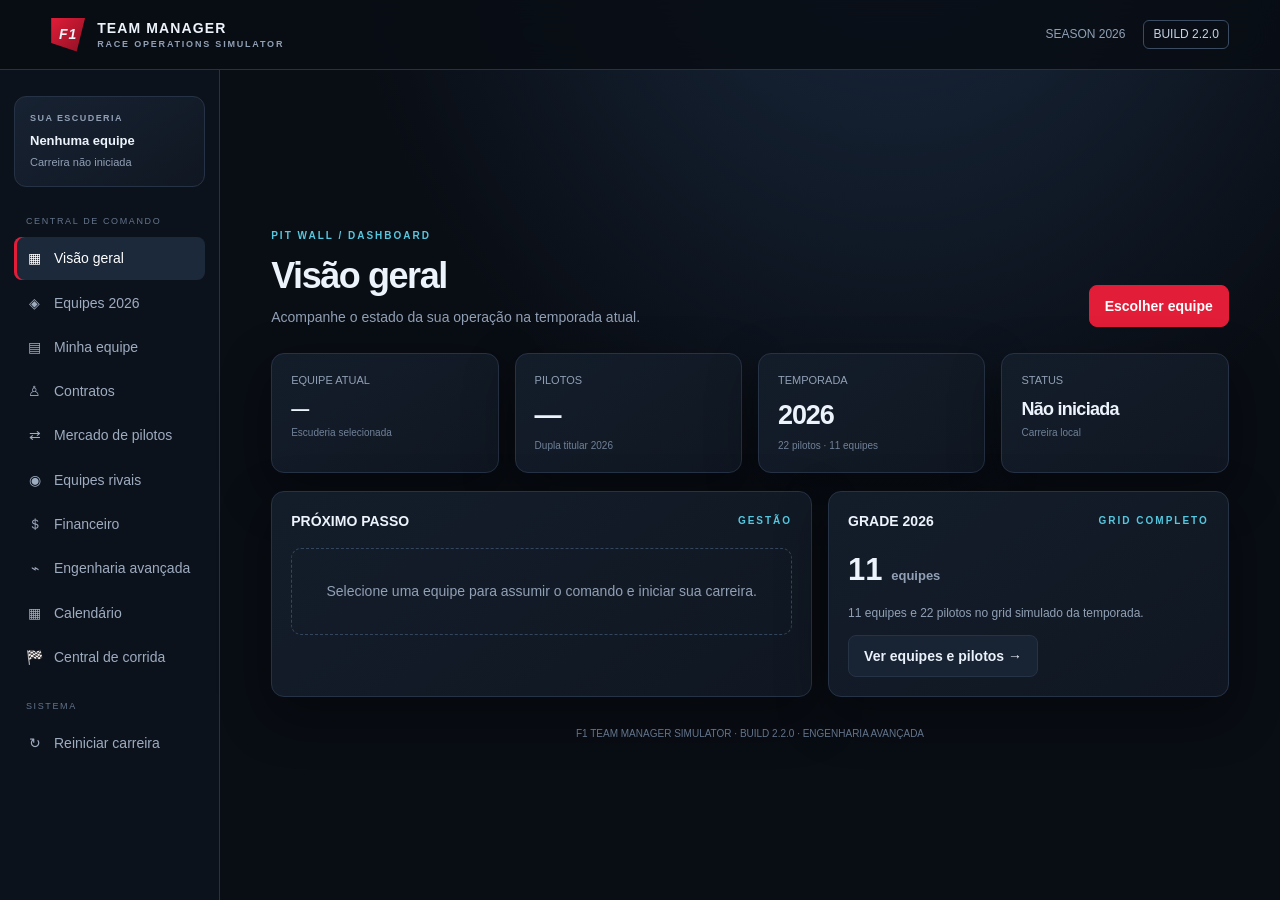
<file: F1-Team-Manager-Simulator-v2.2.0.html>
<!DOCTYPE html>
<html lang="pt-BR">
<head>
<meta charset="UTF-8">
<meta name="viewport" content="width=device-width, initial-scale=1.0">
<title>F1 Team Manager Simulator · v2.2.0</title>
<style>
:root{--bg:#090d14;--panel:#111925;--panel2:#151f2d;--line:#263346;--muted:#91a0b5;--text:#edf3fb;--accent:#e11d38;--cyan:#55c7df;--green:#48c78e;--shadow:0 18px 50px #0006}
*{box-sizing:border-box}body{margin:0;background:radial-gradient(ellipse at 70% -20%,#1b2c43 0,transparent 45%),var(--bg);color:var(--text);font:14px/1.45 Inter,Segoe UI,Arial,sans-serif}
button{font:inherit;cursor:pointer}button:focus-visible{outline:2px solid var(--cyan);outline-offset:3px}
.topbar{height:70px;border-bottom:1px solid var(--line);display:flex;align-items:center;justify-content:space-between;padding:0 4vw;background:#090d14dd;position:sticky;top:0;z-index:5;backdrop-filter:blur(14px)}
.brand{display:flex;gap:12px;align-items:center;font-weight:800;letter-spacing:.08em}.brandmark{width:34px;height:34px;background:linear-gradient(135deg,#e11d38,#8d1024);clip-path:polygon(0 0,100% 0,75% 100%,0 75%);display:grid;place-items:center;font-style:italic}
.brand small{display:block;color:var(--muted);font-size:9px;letter-spacing:.2em;font-weight:600}.topright{display:flex;gap:18px;align-items:center;color:var(--muted);font-size:12px}.version{border:1px solid #3a4b62;border-radius:6px;padding:5px 9px;color:#c4d3e6}
.layout{display:grid;grid-template-columns:220px 1fr;min-height:calc(100vh - 70px)}aside{border-right:1px solid var(--line);padding:26px 14px;background:#0c121c}
.team-mini{padding:15px;border:1px solid var(--line);border-radius:12px;margin-bottom:28px;background:linear-gradient(145deg,#172232,#101722)}.team-mini .eyebrow{font-size:9px;color:var(--muted);letter-spacing:.16em}.team-mini strong{display:block;margin-top:7px;font-size:13px}.team-mini span{color:var(--muted);font-size:11px}
.navlabel{font-size:9px;color:#64758c;letter-spacing:.18em;padding:0 12px;margin:22px 0 9px}.nav button{width:100%;border:0;background:transparent;color:#9eacc0;text-align:left;padding:11px 12px;border-radius:8px;margin:2px 0;display:flex;gap:11px;align-items:center}.nav button:hover,.nav button.active{background:#1b293b;color:#fff}.nav button.active{box-shadow:inset 3px 0 var(--accent)}.nav i{width:17px;text-align:center;font-style:normal}
main{padding:34px clamp(20px,4vw,64px);max-width:1600px;width:100%;margin:auto}.eyebrow{font-size:10px;color:var(--cyan);letter-spacing:.2em;font-weight:700}.pagehead{display:flex;justify-content:space-between;align-items:flex-end;gap:20px;margin-bottom:26px}.pagehead h1{font-size:clamp(25px,3vw,36px);margin:7px 0 5px;letter-spacing:-.04em}.sub{color:var(--muted);margin:0}.btn{border:1px solid var(--line);border-radius:8px;padding:10px 15px;color:#eaf1fa;background:#182333;font-weight:650}.btn:hover{background:#24354b}.btn.primary{background:var(--accent);border-color:var(--accent);color:white}.btn.primary:hover{background:#f02c47}.btn:disabled{opacity:.4;cursor:not-allowed}
.grid{display:grid;gap:16px}.stats{grid-template-columns:repeat(4,minmax(0,1fr));margin-bottom:18px}.card{background:linear-gradient(145deg,#131d2a,#101722);border:1px solid var(--line);border-radius:13px;padding:19px;box-shadow:var(--shadow)}.statlabel{color:var(--muted);font-size:11px}.statvalue{font-size:27px;font-weight:800;margin:7px 0 0;letter-spacing:-.04em}.statfoot{font-size:10px;color:#708198;margin-top:3px}
.contentgrid{grid-template-columns:1.35fr 1fr}.cardhead{display:flex;justify-content:space-between;align-items:center;margin-bottom:17px}.cardhead h2{font-size:14px;margin:0}.muted{color:var(--muted)}
.teamgrid{grid-template-columns:repeat(3,minmax(0,1fr))}.teamcard{padding:0;overflow:hidden;cursor:pointer;transition:.18s;border:1px solid var(--line);background:#111a27;border-radius:12px;position:relative}.teamcard:hover{transform:translateY(-3px);border-color:#71839c}.teamcard.selected{outline:2px solid var(--cyan);border-color:var(--cyan)}.teamstripe{height:5px;background:var(--team)}.teambody{padding:16px}.teamtop{display:flex;align-items:center;justify-content:space-between;gap:8px}.teamlogo{width:38px;height:38px;border-radius:9px;background:color-mix(in srgb,var(--team) 22%,#152030);display:grid;place-items:center;font-weight:900;color:white;font-size:12px;border:1px solid color-mix(in srgb,var(--team) 55%,transparent)}.teamname{font-size:13px;font-weight:800;margin:12px 0 3px}.engine{font-size:10px;color:var(--muted)}.drivers{border-top:1px solid #263346;margin-top:13px;padding-top:11px;display:flex;flex-direction:column;gap:5px;font-size:11px}.driverline{display:flex;justify-content:space-between;gap:8px}.driverline span:last-child{color:#9eacc0}
.section{display:none}.section.active{display:block}.notice{border:1px solid #34465d;background:#152234;padding:13px 15px;border-radius:9px;color:#c2d1e3;font-size:12px;margin-bottom:17px}
.selectedhero{border:1px solid var(--line);border-radius:14px;overflow:hidden;background:linear-gradient(120deg,#172333,#0f1722);margin-bottom:18px}.heroaccent{height:7px;background:var(--team)}.heroinside{padding:25px;display:flex;justify-content:space-between;align-items:center;gap:20px}.heroinside h2{font-size:26px;margin:6px 0}.heroinside p{color:var(--muted);margin:0}.heroabbr{font-size:50px;font-weight:900;color:#ffffff20;letter-spacing:-.08em}
.drivercards{grid-template-columns:repeat(2,minmax(0,1fr))}.drivercard{display:flex;align-items:center;gap:14px}.number{font-size:27px;font-weight:900;color:var(--team);width:52px}.drivercard h3{margin:0 0 3px;font-size:14px}.drivercard p{margin:0;color:var(--muted);font-size:11px}
.empty{padding:32px;text-align:center;color:var(--muted);border:1px dashed #34465d;border-radius:10px}
.footer{margin-top:30px;color:#63748b;font-size:10px;text-align:center}
.toast{position:fixed;bottom:20px;right:20px;background:#172638;border:1px solid #3b526d;border-radius:9px;padding:12px 16px;box-shadow:var(--shadow);display:none;z-index:10}
@media(max-width:1050px){.teamgrid{grid-template-columns:repeat(2,1fr)}.stats{grid-template-columns:repeat(2,1fr)}}
@media(max-width:720px){.layout{grid-template-columns:1fr}aside{border-right:0;border-bottom:1px solid var(--line);padding:10px}.team-mini,.navlabel{display:none}.nav{display:flex;overflow:auto;gap:4px}.nav button{white-space:nowrap;width:auto;padding:9px}.nav button.active{box-shadow:inset 0 -3px var(--accent)}main{padding:24px 15px}.contentgrid{grid-template-columns:1fr}.teamgrid{grid-template-columns:1fr}.pagehead{align-items:flex-start;flex-direction:column}.topbar{padding:0 15px}.topright span:first-child{display:none}}

.devgrid{grid-template-columns:repeat(2,minmax(0,1fr));margin-bottom:16px}.devcard{position:relative;overflow:hidden}.devtop{display:flex;justify-content:space-between;gap:12px;align-items:flex-start}.devicon{width:42px;height:42px;border-radius:10px;background:#1c2b3d;display:grid;place-items:center;font-size:20px}.devlevel{font-size:11px;color:var(--cyan);font-weight:700}.devbar{height:7px;background:#253449;border-radius:99px;overflow:hidden;margin:13px 0}.devbar span{display:block;height:100%;background:linear-gradient(90deg,var(--cyan),#3b82f6);border-radius:99px}.devmeta{display:flex;justify-content:space-between;gap:10px;color:var(--muted);font-size:11px}.devcard h3{margin:13px 0 5px}.devcard p{color:var(--muted);font-size:11px;min-height:32px}.projectbox{border:1px solid #36516b;background:linear-gradient(120deg,#172a3d,#121d2a);border-radius:12px;padding:18px;margin-bottom:16px}.money{font-variant-numeric:tabular-nums}.positive{color:var(--green)}.negative{color:#ff7182}.tablewrap{overflow-x:auto}table{width:100%;border-collapse:collapse;font-size:12px}th,td{text-align:left;padding:12px 10px;border-bottom:1px solid var(--line);white-space:nowrap}th{color:var(--muted);font-size:10px;letter-spacing:.1em;font-weight:700}td strong{font-size:12px}.pill{display:inline-block;padding:4px 8px;border-radius:99px;background:#1c2b3d;color:#c4d3e6;font-size:10px}.financegrid{grid-template-columns:repeat(3,minmax(0,1fr));margin-bottom:16px}.actionrow{display:flex;gap:9px;flex-wrap:wrap}.driver-actions{margin-left:auto}.drivercard{flex-wrap:wrap}.drivercard .details{min-width:0}.drivercard .contract-meta{font-size:10px;color:var(--muted);margin-top:5px}

.weekend-stages{display:grid;grid-template-columns:repeat(7,minmax(0,1fr));gap:8px}.weekend-stage{border:1px solid var(--line);border-radius:9px;padding:10px 7px;text-align:center;background:#0e1723;color:var(--muted);font-size:10px}.weekend-stage strong{display:block;color:var(--text);font-size:11px;margin-bottom:4px}.weekend-stage.done{border-color:#347b62;background:#10251f;color:#48c78e}.weekend-stage.current{border-color:var(--cyan);background:#142a38;color:#dff8ff}.weekend-results{max-height:300px;overflow:auto}.weekend-results table{font-size:11px}.weekend-results th,.weekend-results td{padding:7px 9px}
@media(max-width:850px){.weekend-stages{grid-template-columns:repeat(4,minmax(0,1fr))}}

@media(max-width:850px){.financegrid{grid-template-columns:1fr}.devgrid{grid-template-columns:1fr}.driver-actions{margin-left:0}}

/* BUILD 1.1 · Grand Prix Weekend */
.race-layout{display:grid;grid-template-columns:minmax(0,1.7fr) minmax(280px,1fr);gap:16px;align-items:start}
.race-canvas-wrap{background:#07100e;border:1px solid #2b3b45;border-radius:13px;overflow:hidden;position:relative}
#raceCanvas{display:block;width:100%;height:auto;aspect-ratio:900/520}
.race-overlay{position:absolute;left:14px;top:13px;background:#07111ddd;border:1px solid #3b4b58;border-radius:7px;padding:7px 10px;font-size:10px;letter-spacing:.12em;color:#dce7f1}
.race-controls{display:flex;gap:8px;flex-wrap:wrap;margin-top:12px}
.race-controls .btn.selected{border-color:var(--cyan);background:#1c3545}
.race-side{display:grid;gap:14px}
.race-side .card{padding:15px}
.race-statrow{display:flex;justify-content:space-between;gap:12px;padding:8px 0;border-bottom:1px solid var(--line);font-size:12px}
.race-statrow:last-child{border:0}
.race-statrow span{color:var(--muted)}
.race-meter{height:7px;background:#273648;border-radius:99px;overflow:hidden;margin-top:5px}
.race-meter span{display:block;height:100%;background:linear-gradient(90deg,#55c7df,#48c78e);width:0}
.race-table{max-height:490px;overflow:auto}
.race-table table{font-size:11px}
.race-table th,.race-table td{padding:8px 7px}
.race-table tr.own-car{background:#1b2c40}
.race-table tr.own-car td:first-child{border-left:3px solid var(--team,var(--cyan))}
.race-controls-grid{display:grid;grid-template-columns:1fr 1fr;gap:10px}
.race-controls-grid label{display:block;color:var(--muted);font-size:10px;margin-bottom:5px}
.race-controls-grid select{width:100%;padding:10px;border:1px solid var(--line);border-radius:7px;background:#101a27;color:var(--text)}
.race-message{border:1px solid #354a60;background:#142235;border-radius:9px;padding:10px 12px;color:#c7d6e8;font-size:11px;min-height:42px}
.race-result{border:1px solid #42634f;background:#14271f;border-radius:10px;padding:14px;margin-top:12px}
@media(max-width:980px){.race-layout{grid-template-columns:1fr}}
@media(max-width:560px){.race-controls-grid{grid-template-columns:1fr}.race-controls .btn{flex:1}}


/* BUILD 0.8 · Technical car telemetry */
.telemetry-grid{display:grid;grid-template-columns:repeat(5,minmax(0,1fr));gap:10px}
.metric-card{background:#0e1723;border:1px solid #26374b;border-radius:10px;padding:13px;min-width:0}
.metric-top{display:flex;justify-content:space-between;gap:8px;align-items:center;font-size:11px;color:var(--muted)}
.metric-value{font-size:22px;font-weight:850;margin:7px 0 8px;font-variant-numeric:tabular-nums}
.metric-track{height:6px;background:#253449;border-radius:99px;overflow:hidden}
.metric-track span{display:block;height:100%;background:linear-gradient(90deg,var(--cyan),#3b82f6);border-radius:99px}
.telemetry-head{display:flex;justify-content:space-between;align-items:center;gap:12px;margin-bottom:14px}
.telemetry-head h2{font-size:14px;margin:0}
.metric-delta{font-size:10px;color:var(--green);font-weight:700}
.history-list{display:grid;gap:8px}
.history-item{display:flex;justify-content:space-between;gap:12px;align-items:center;padding:10px 12px;border:1px solid var(--line);border-radius:8px;background:#0e1723;font-size:11px}
.history-item strong{display:block;font-size:12px;margin-bottom:3px}
.history-item small{color:var(--muted)}
.comparison-grid{display:grid;grid-template-columns:repeat(2,minmax(0,1fr));gap:12px}
@media(max-width:1050px){.telemetry-grid{grid-template-columns:repeat(3,minmax(0,1fr))}}
@media(max-width:650px){.telemetry-grid{grid-template-columns:repeat(2,minmax(0,1fr))}.comparison-grid{grid-template-columns:1fr}}
.tablewrap{max-width:100%;overflow-x:auto;-webkit-overflow-scrolling:touch}.tablewrap table{min-width:620px}.race-results,.weekend-results{max-width:100%;overflow-x:auto}


.market-card{display:flex;flex-direction:column;gap:12px;min-width:0}.market-card h3{margin:0;font-size:14px}.market-meta{font-size:11px;color:var(--muted)}.market-controls{display:flex;gap:8px;align-items:center;flex-wrap:wrap;margin-top:auto}.market-controls select{min-width:110px;max-width:100%;background:#0d1724;color:var(--text);border:1px solid var(--line);border-radius:7px;padding:9px}.market-rating{font-size:24px;font-weight:850;color:var(--cyan)}.market-empty{padding:18px;color:var(--muted);border:1px dashed var(--line);border-radius:9px;text-align:center}
@media(max-width:720px){#market .stats{grid-template-columns:1fr}.market-controls select{flex:1}}
</style>
</head>
<body>
<header class="topbar">
 <div class="brand"><div class="brandmark">F1</div><div>TEAM MANAGER<small>RACE OPERATIONS SIMULATOR</small></div></div>
 <div class="topright"><span id="seasonLabel">SEASON 2026</span><span class="version">BUILD 2.2.0</span></div>
</header>
<div class="layout">
<aside>
 <div class="team-mini"><div class="eyebrow">SUA ESCUDERIA</div><strong id="sideTeam">Nenhuma equipe</strong><span id="sideStatus">Carreira não iniciada</span></div>
 <div class="navlabel">CENTRAL DE COMANDO</div>
 <nav class="nav">
  <button class="active" data-page="overview"><i>▦</i> Visão geral</button>
  <button data-page="teams"><i>◈</i> Equipes 2026</button>
  <button data-page="garage"><i>▤</i> Minha equipe</button>
  <button data-page="contracts"><i>♙</i> Contratos</button>
  <button data-page="market"><i>⇄</i> Mercado de pilotos</button>
  <button data-page="rivals"><i>◉</i> Equipes rivais</button>
  <button data-page="finance"><i>＄</i> Financeiro</button>
  <button data-page="development"><i>⌁</i> Engenharia avançada</button>
  <button data-page="calendar"><i>▦</i> Calendário</button>
  <button data-page="race"><i>🏁</i> Central de corrida</button>
 </nav>
 <div class="navlabel">SISTEMA</div>
 <nav class="nav"><button id="resetBtn"><i>↻</i> Reiniciar carreira</button></nav>
</aside>
<main>
<section id="overview" class="section active">
 <div class="pagehead"><div><div class="eyebrow">PIT WALL / DASHBOARD</div><h1>Visão geral</h1><p class="sub">Acompanhe o estado da sua operação na temporada atual.</p></div><button class="btn primary" id="chooseTeamBtn">Escolher equipe</button></div>
 <div class="grid stats">
  <div class="card"><div class="statlabel">EQUIPE ATUAL</div><div class="statvalue" id="statTeam" style="font-size:18px">—</div><div class="statfoot">Escuderia selecionada</div></div>
  <div class="card"><div class="statlabel">PILOTOS</div><div class="statvalue" id="statDrivers">—</div><div class="statfoot">Dupla titular 2026</div></div>
  <div class="card"><div class="statlabel">TEMPORADA</div><div class="statvalue" id="overviewSeason">2026</div><div class="statfoot">22 pilotos · 11 equipes</div></div>
  <div class="card"><div class="statlabel">STATUS</div><div class="statvalue" id="statStatus" style="font-size:18px">Não iniciada</div><div class="statfoot">Carreira local</div></div>
 </div>
 <div class="grid contentgrid">
  <div class="card"><div class="cardhead"><h2>PRÓXIMO PASSO</h2><span class="eyebrow">GESTÃO</span></div><div id="nextStep" class="empty">Selecione uma equipe para assumir o comando e iniciar sua carreira.</div></div>
  <div class="card"><div class="cardhead"><h2>GRADE 2026</h2><span class="eyebrow">GRID COMPLETO</span></div><p style="font-size:31px;font-weight:850;margin:0">11 <span class="muted" style="font-size:13px">equipes</span></p><p class="muted" style="font-size:12px">11 equipes e 22 pilotos no grid simulado da temporada.</p><button class="btn" data-goto="teams">Ver equipes e pilotos →</button></div>
 </div>
 <div class="footer">F1 TEAM MANAGER SIMULATOR · BUILD 2.2.0 · ENGENHARIA AVANÇADA</div>
</section>
<section id="teams" class="section">
 <div class="pagehead"><div><div class="eyebrow">CONSTRUTORES / 2026</div><h1>Selecione sua equipe</h1><p class="sub">Escolha uma das 11 escuderias para iniciar sua trajetória.</p></div><button class="btn primary" id="takeTeamBtn" disabled>Assumir equipe</button></div>
 <div class="notice">Selecione um cartão para visualizar a equipe. A escolha será salva neste navegador quando você iniciar a carreira.</div>
 <div id="teamGrid" class="grid teamgrid"></div>
</section>
<section id="garage" class="section">
 <div class="pagehead"><div><div class="eyebrow">GARAGEM / ROSTER</div><h1>Minha equipe</h1><p class="sub">Identidade e dupla de pilotos da sua escuderia.</p></div></div>
 <div id="garageContent" class="empty">Você ainda não assumiu uma equipe.</div>
</section>

<section id="contracts" class="section">
 <div class="pagehead"><div><div class="eyebrow">DRIVER MANAGEMENT / CONTRACTS</div><h1>Contratos dos pilotos</h1><p class="sub">Acompanhe salários, duração e renovações da sua dupla.</p></div></div>
 <div class="notice">Os salários e valores de contrato são parâmetros fictícios de gameplay, não salários oficiais dos pilotos.</div>
 <div id="contractsContent" class="grid drivercards"><div class="empty">Assuma uma equipe para gerenciar os contratos.</div></div>
</section>
<section id="market" class="section">
 <div class="pagehead"><div><div class="eyebrow">DRIVER MARKET / TRANSFERS</div><h1>Mercado de pilotos</h1><p class="sub">Negocie contratações, trocas e contratos para sua escuderia.</p></div><div class="pill" id="marketCash">Caixa: —</div></div>
 <div class="notice">Os valores são fictícios e servem apenas à simulação. Pilotos de outras equipes só podem ser contratados por troca, mantendo duas vagas por equipe. Agentes livres podem ser contratados mediante proposta salarial.</div>
 <div class="grid stats" style="grid-template-columns:repeat(3,minmax(0,1fr))">
  <div class="card"><div class="statlabel">PILOTOS DISPONÍVEIS</div><div class="statvalue" id="marketAvailable">—</div><div class="statfoot">Agentes livres e pilotos negociáveis</div></div>
  <div class="card"><div class="statlabel">SUA DUPLA</div><div class="statvalue" id="marketRoster">—</div><div class="statfoot">Vagas ocupadas</div></div>
  <div class="card"><div class="statlabel">MOVIMENTAÇÕES</div><div class="statvalue" id="marketTransfers">—</div><div class="statfoot">Nesta carreira</div></div>
 </div>
 <div class="card" style="margin-bottom:16px"><div class="cardhead"><h2>AGENTES LIVRES</h2><span class="eyebrow">FREE AGENTS</span></div><div id="freeAgentList" class="grid drivercards"></div></div>
 <div class="card" style="margin-bottom:16px"><div class="cardhead"><h2>PILOTOS DE OUTRAS EQUIPES</h2><span class="eyebrow">NEGOCIAÇÃO POR TROCA</span></div><div id="rivalDriverList" class="grid drivercards"></div></div>
 <div class="card"><div class="cardhead"><h2>HISTÓRICO DE MOVIMENTAÇÕES</h2><span class="eyebrow">TRANSFER LOG</span></div><div id="transferHistory"></div></div>
</section>
<section id="rivals" class="section">
 <div class="pagehead"><div><div class="eyebrow">PADDOCK INTELLIGENCE / AI</div><h1>Inteligência das equipes rivais</h1><p class="sub">As outras escuderias administram orçamento, contratos e evolução técnica de forma autônoma a cada mês.</p></div><span class="pill">IA AUTÔNOMA · ATIVA</span></div>
 <div class="grid stats" id="rivalSummary"></div>
 <div class="card"><div class="cardhead"><h2>GESTÃO DO PADDOCK</h2><span class="eyebrow">RIVAL MANAGEMENT</span></div><div id="rivalTeamGrid" class="grid teamgrid"></div></div>
 <div class="card" style="margin-top:16px"><div class="cardhead"><h2>REGISTRO DE DECISÕES</h2><span class="eyebrow">AI ACTIVITY LOG</span></div><div id="rivalActivity"></div></div>
</section>
<section id="finance" class="section">
 <div class="pagehead"><div><div class="eyebrow">TEAM FINANCE / CONTROL</div><h1>Gestão financeira</h1><p class="sub">Controle o caixa e os custos recorrentes da escuderia.</p></div><button class="btn primary" id="advanceMonthBtn">Fechar mês</button></div>
 <div class="notice">Valores simulados para o jogo. Ao fechar o mês, a folha salarial e os custos operacionais são debitados e as receitas de patrocinadores são creditadas.</div>
 <div class="grid financegrid">
  <div class="card"><div class="statlabel">SALDO DISPONÍVEL</div><div class="statvalue money" id="cashValue">—</div><div class="statfoot">Caixa da equipe</div></div>
  <div class="card"><div class="statlabel">FOLHA SALARIAL / MÊS</div><div class="statvalue money" id="payrollValue">—</div><div class="statfoot">Salários dos dois pilotos</div></div>
  <div class="card"><div class="statlabel">CUSTO OPERACIONAL / MÊS</div><div class="statvalue money" id="operatingValue">—</div><div class="statfoot">Estrutura, logística e fábrica</div></div>
 </div>
 <div class="grid contentgrid"><div class="card"><div class="cardhead"><h2>RESUMO DO MÊS</h2><span class="pill" id="monthLabel">Mês 1</span></div><div id="financeSummary" class="muted">Assuma uma equipe para visualizar o financeiro.</div></div><div class="card"><div class="cardhead"><h2>HISTÓRICO FINANCEIRO</h2><span class="eyebrow">TRANSAÇÕES</span></div><div id="transactions" class="muted">Nenhuma movimentação.</div></div></div>
</section>
<section id="development" class="section">
 <div class="pagehead"><div><div class="eyebrow">R&D / ENGENHARIA</div><h1>Centro de engenharia</h1><p class="sub">Planeje projetos, distribua recursos e evolua cinco sistemas do monoposto.</p></div></div>
 <div class="notice">Engenharia de gameplay: mantenha até dois projetos simultâneos. Cada pesquisa tem custo e prazo próprios. Os ganhos técnicos afetam o comportamento do carro nas corridas.</div>
 <div class="grid stats">
  <div class="card"><div class="statlabel">DESEMPENHO GERAL</div><div class="statvalue" id="carRating">—</div><div class="statfoot">Índice técnico do carro</div></div>
  <div class="card"><div class="statlabel">PROJETOS CONCLUÍDOS</div><div class="statvalue" id="projectsDone">—</div><div class="statfoot">Evoluções instaladas</div></div>
  <div class="card"><div class="statlabel">PRÓXIMO PROJETO</div><div class="statvalue" id="nextProjectCost" style="font-size:20px">—</div><div class="statfoot">Custo da próxima melhoria</div></div>
  <div class="card"><div class="statlabel">CAIXA DISPONÍVEL</div><div class="statvalue" id="devCash" style="font-size:20px">—</div><div class="statfoot">Orçamento da equipe</div></div>
 </div>
 <div id="activeProject" class="projectbox"><strong>Nenhum projeto em andamento</strong><p class="muted">Escolha uma área abaixo para iniciar o desenvolvimento.</p></div>
 <div class="notice">Capacidade atual: até 2 projetos simultâneos. Os projetos avançam ao fechar cada mês. Melhorias são permanentes e podem ter efeitos complementares.</div>
 <div id="developmentTelemetry" class="card" style="margin-bottom:16px"><div class="empty">Os dados técnicos aparecerão após assumir uma equipe.</div></div>
 <div id="developmentContent" class="grid devgrid"><div class="empty">Assuma uma equipe para acessar a engenharia.</div></div>
 <div id="developmentHistoryPanel" class="card" style="margin-top:16px"><div class="empty">O histórico será exibido após concluir projetos.</div></div>
</section>

<section id="race" class="section">
 <div class="pagehead"><div><div class="eyebrow">RACE CONTROL / LIVE OPERATIONS</div><h1>Central de corrida</h1><p class="sub">Acompanhe os 22 carros e intervenha na estratégia dos seus dois pilotos.</p></div><span class="pill">SIMULAÇÃO 2D · 12 VOLTAS</span></div>
 <div class="notice">Modo híbrido: o desempenho agora considera a engenharia do carro. Potência favorece retas; aerodinâmica e chassi favorecem curvas e estabilidade; suspensão reduz desgaste dos pneus. Você controla ritmo e pit stops.</div>
 <div id="weekendPanel" class="card" style="margin-bottom:16px">
  <div class="cardhead"><div><div class="eyebrow">GRAND PRIX WEEKEND</div><h2 id="weekendTitle">Fim de semana de GP</h2></div><span class="pill" id="weekendStatus">Preparação</span></div>
  <div id="weekendStages" class="weekend-stages"></div>
  <div id="weekendSessionInfo" class="notice" style="margin:14px 0 0">Conclua as sessões na ordem para liberar a corrida.</div>
  <div id="weekendResults" style="margin-top:14px"></div>
  <div class="actionrow" style="margin-top:14px"><button class="btn primary" id="completeSessionBtn">Concluir sessão</button></div>
 </div>
 <div class="race-layout" id="raceWorkspace" style="display:none">
  <div>
   <div class="race-canvas-wrap"><canvas id="raceCanvas" width="900" height="520" aria-label="Circuito 2D com os carros da corrida"></canvas><div class="race-overlay" id="raceStatus">AGUARDANDO LARGADA</div></div>
   <div class="race-controls">
    <button class="btn primary" id="raceStartBtn">▶ Iniciar corrida</button>
    <button class="btn" id="racePauseBtn" disabled>Ⅱ Pausar</button>
    <button class="btn" id="raceResetBtn">↻ Nova corrida</button>
    <button class="btn selected" id="speed1Btn">1× Realista</button>
    <button class="btn" id="speed2Btn">2×</button>
   </div>
   <div class="grid stats" style="margin-top:14px;grid-template-columns:repeat(3,minmax(0,1fr))">
    <div class="card"><div class="statlabel">VOLTA</div><div class="statvalue" id="raceLap">— / 12</div><div class="statfoot">Progresso da prova</div></div>
    <div class="card"><div class="statlabel">TEMPO DE PROVA</div><div class="statvalue" id="raceClock">00:00</div><div class="statfoot">Tempo simulado</div></div>
    <div class="card"><div class="statlabel">CARROS NA PISTA</div><div class="statvalue" id="raceRunning">22</div><div class="statfoot">Competidores ativos</div></div>
   </div>
   <div class="card" style="margin-top:14px"><div class="cardhead"><h2>CLASSIFICAÇÃO AO VIVO</h2><span class="eyebrow">22 CARROS</span></div><div class="race-table" id="raceLeaderboard"><div class="empty">Inicie uma corrida para carregar a classificação.</div></div></div>
  </div>
  <div class="race-side">
   <div class="card"><div class="cardhead"><h2>ESTRATÉGIA DA EQUIPE</h2><span class="eyebrow">PIT WALL</span></div>
    <div class="race-controls-grid">
     <div><label for="raceDriverSelect">PILOTO CONTROLADO</label><select id="raceDriverSelect"><option value="0">Piloto 1</option><option value="1">Piloto 2</option></select></div>
     <div><label for="racePaceSelect">RITMO DE CORRIDA</label><select id="racePaceSelect"><option value="conservative">Conservador</option><option value="balanced" selected>Equilibrado</option><option value="push">Ataque</option></select></div>
     <div><label for="raceTireSelect">PNEU PARA O PIT STOP</label><select id="raceTireSelect"><option value="soft">Macio</option><option value="medium" selected>Médio</option><option value="hard">Duro</option><option value="intermediate">Intermediário</option><option value="wet">Chuva extrema</option></select></div>
     <div style="display:flex;align-items:end"><button class="btn primary" style="width:100%" id="pitCallBtn" disabled>Chamar aos boxes</button></div>
    </div>
    <div id="raceDriverStatus" style="margin-top:14px"><div class="empty">Os dados dos pilotos aparecerão durante a corrida.</div></div>
    <div id="raceMessage" class="race-message" style="margin-top:12px">Aguardando a largada. Prepare sua estratégia.</div>
   </div>
   <div class="card"><div class="cardhead"><h2>INFORMAÇÕES DA PROVA</h2><span class="eyebrow">RACE DATA</span></div>
    <div class="race-statrow"><span>Circuito</span><strong>Grand Prix Demo</strong></div>
    <div class="race-statrow"><span>Condição</span><strong>Clima dinâmico</strong></div>
    <div class="race-statrow"><span>Distância</span><strong>12 voltas</strong></div>
    <div class="race-statrow"><span>Paradas</span><strong id="racePitCount">0</strong></div>
    <div class="race-statrow"><span>Seu melhor resultado</span><strong id="raceBestResult">—</strong></div>
   </div>
   <div class="card"><div class="cardhead"><h2>CONTROLE DE PROVA</h2><span class="eyebrow">RACE CONTROL</span></div><div id="raceEventStatus"><div class="race-statrow"><span>Clima</span><strong>Seco</strong></div><div class="race-statrow"><span>Bandeira</span><strong>Verde</strong></div><p class="muted">Aguardando a largada.</p></div></div>
   <div class="card"><div class="cardhead"><h2>LEITURA DO CARRO</h2><span class="eyebrow">TELEMETRIA</span></div>
    <div class="statlabel">DESGASTE DOS PNEUS</div><div class="race-meter"><span id="tireMeter"></span></div><div class="race-statrow"><span id="tireLabel">—</span><strong id="tireValue">—</strong></div>
    <div class="statlabel" style="margin-top:12px">COMBUSTÍVEL</div><div class="race-meter"><span id="fuelMeter"></span></div><div class="race-statrow"><span>Combustível restante</span><strong id="fuelValue">—</strong></div>
   </div>
  </div>
 </div>
 <div id="raceResult" class="race-result" style="display:none"></div>
</section>

<section id="calendar" class="section">
 <div class="pagehead"><div><div class="eyebrow">RACE CONTROL / CHAMPIONSHIP</div><h1>Calendário da temporada</h1><p class="sub">Temporada jogável de 12 etapas, estatísticas individuais e histórico de campeonatos.</p></div><div style="display:flex;gap:8px;flex-wrap:wrap"><button class="btn" id="nextSeasonBtn" style="display:none">Iniciar próxima temporada →</button><button class="btn primary" id="calendarRaceBtn" disabled>Ir para a próxima etapa →</button></div></div>
 <div id="calendarSummary" class="grid stats"></div>
 <div class="card"><div class="cardhead"><h2>ETAPAS DO CAMPEONATO</h2><span class="eyebrow">12 ROUNDS</span></div><div id="calendarList"></div></div>
 <div class="grid comparison-grid" style="margin-top:16px"><div class="card"><div class="cardhead"><h2>CAMPEONATO DE PILOTOS</h2><span class="eyebrow">DRIVERS</span></div><div id="driverStandings"></div></div><div class="card"><div class="cardhead"><h2>CAMPEONATO DE CONSTRUTORES</h2><span class="eyebrow">TEAMS</span></div><div id="constructorStandings"></div></div></div>
 <div class="card" style="margin-top:16px"><div class="cardhead"><h2>HISTÓRICO DE TEMPORADAS</h2><span class="eyebrow">SEASON ARCHIVE</span></div><div id="seasonHistory"></div></div>
</section>
</main>
</div>
<div class="toast" id="toast" role="status" aria-live="polite"></div>
<script>
const TEAMS = [
 {id:"mclaren",name:"McLaren",full:"McLaren Mastercard F1 Team",abbr:"MCL",color:"#ff8700",engine:"Mercedes",drivers:[["1","Lando Norris","Reino Unido"],["81","Oscar Piastri","Austrália"]]},
 {id:"mercedes",name:"Mercedes",full:"Mercedes-AMG PETRONAS F1 Team",abbr:"MER",color:"#00a19c",engine:"Mercedes",drivers:[["63","George Russell","Reino Unido"],["12","Kimi Antonelli","Itália"]]},
 {id:"redbull",name:"Red Bull Racing",full:"Oracle Red Bull Racing",abbr:"RBR",color:"#3671c6",engine:"Red Bull Ford",drivers:[["3","Max Verstappen","Países Baixos"],["6","Isack Hadjar","França"]]},
 {id:"ferrari",name:"Ferrari",full:"Scuderia Ferrari HP",abbr:"FER",color:"#e80020",engine:"Ferrari",drivers:[["16","Charles Leclerc","Mônaco"],["44","Lewis Hamilton","Reino Unido"]]},
 {id:"williams",name:"Williams",full:"Atlassian Williams F1 Team",abbr:"WIL",color:"#1868db",engine:"Mercedes",drivers:[["23","Alexander Albon","Tailândia"],["55","Carlos Sainz","Espanha"]]},
 {id:"racingbulls",name:"Racing Bulls",full:"Visa Cash App Racing Bulls",abbr:"VCARB",color:"#6692ff",engine:"Red Bull Ford",drivers:[["30","Liam Lawson","Nova Zelândia"],["41","Arvid Lindblad","Reino Unido"]]},
 {id:"astonmartin",name:"Aston Martin",full:"Aston Martin Aramco F1 Team",abbr:"AMR",color:"#00665e",engine:"Honda",drivers:[["14","Fernando Alonso","Espanha"],["18","Lance Stroll","Canadá"]]},
 {id:"haas",name:"Haas",full:"TGR Haas F1 Team",abbr:"HAA",color:"#b6babd",engine:"Ferrari",drivers:[["31","Esteban Ocon","França"],["87","Oliver Bearman","Reino Unido"]]},
 {id:"audi",name:"Audi",full:"Audi Revolut F1 Team",abbr:"AUD",color:"#d8dce2",engine:"Audi",drivers:[["27","Nico Hülkenberg","Alemanha"],["5","Gabriel Bortoleto","Brasil"]]},
 {id:"alpine",name:"Alpine",full:"BWT Alpine F1 Team",abbr:"ALP",color:"#ff69b4",engine:"Mercedes",drivers:[["10","Pierre Gasly","França"],["43","Franco Colapinto","Argentina"]]},
 {id:"cadillac",name:"Cadillac",full:"Cadillac Formula 1 Team",abbr:"CAD",color:"#d6bd83",engine:"Ferrari",drivers:[["11","Sergio Pérez","México"],["77","Valtteri Bottas","Finlândia"]]}
];
// Parâmetros de jogo fictícios: ratings e salários não representam contratos reais.
const DRIVER_GAME_DATA={
 "Lando Norris":[94,6.0],"Oscar Piastri":[92,5.2],"George Russell":[91,5.0],"Kimi Antonelli":[84,2.0],"Max Verstappen":[97,7.0],"Isack Hadjar":[82,1.5],"Charles Leclerc":[94,6.2],"Lewis Hamilton":[93,6.5],"Alexander Albon":[87,3.0],"Carlos Sainz":[90,4.8],"Liam Lawson":[83,1.8],"Arvid Lindblad":[78,1.0],"Fernando Alonso":[91,4.0],"Lance Stroll":[82,2.5],"Esteban Ocon":[86,3.2],"Oliver Bearman":[83,1.8],"Nico Hülkenberg":[86,3.0],"Gabriel Bortoleto":[82,1.6],"Pierre Gasly":[88,3.5],"Franco Colapinto":[80,1.4],"Sergio Pérez":[88,3.8],"Valtteri Bottas":[87,3.4]
};
const TEAM_BUDGET={mclaren:145,mercedes:140,redbull:142,ferrari:143,williams:85,racingbulls:78,astonmartin:105,haas:72,audi:95,alpine:82,cadillac:90};
// Base técnica fictícia por equipe. Os projetos de P&D evoluem estes valores.
const TEAM_BASE_CAR={
 mclaren:{speed:87,cornering:88,stability:86,efficiency:85,tires:86},
 mercedes:{speed:86,cornering:86,stability:88,efficiency:87,tires:86},
 redbull:{speed:88,cornering:87,stability:85,efficiency:83,tires:84},
 ferrari:{speed:87,cornering:88,stability:85,efficiency:84,tires:83},
 williams:{speed:79,cornering:78,stability:79,efficiency:80,tires:78},
 racingbulls:{speed:77,cornering:78,stability:77,efficiency:76,tires:77},
 astonmartin:{speed:81,cornering:82,stability:81,efficiency:80,tires:79},
 haas:{speed:77,cornering:76,stability:77,efficiency:77,tires:76},
 audi:{speed:79,cornering:80,stability:79,efficiency:78,tires:79},
 alpine:{speed:78,cornering:79,stability:77,efficiency:78,tires:77},
 cadillac:{speed:76,cornering:76,stability:76,efficiency:76,tires:76}
};
const SEASON_CALENDAR=[
 {id:'bahrain',name:'GP do Bahrein',country:'Bahrein',circuit:'Bahrain International Circuit',laps:12},
 {id:'jeddah',name:'GP da Arábia Saudita',country:'Arábia Saudita',circuit:'Jeddah Corniche Circuit',laps:12},
 {id:'australia',name:'GP da Austrália',country:'Austrália',circuit:'Albert Park',laps:12},
 {id:'japan',name:'GP do Japão',country:'Japão',circuit:'Suzuka International Racing Course',laps:12},
 {id:'miami',name:'GP de Miami',country:'Estados Unidos',circuit:'Miami International Autodrome',laps:12},
 {id:'monaco',name:'GP de Mônaco',country:'Mônaco',circuit:'Circuit de Monaco',laps:12},
 {id:'spain',name:'GP da Espanha',country:'Espanha',circuit:'Circuit de Barcelona-Catalunya',laps:12},
 {id:'britain',name:'GP da Grã-Bretanha',country:'Reino Unido',circuit:'Silverstone Circuit',laps:12},
 {id:'belgium',name:'GP da Bélgica',country:'Bélgica',circuit:'Circuit de Spa-Francorchamps',laps:12},
 {id:'italy',name:'GP da Itália',country:'Itália',circuit:'Autodromo Nazionale Monza',laps:12},
 {id:'singapore',name:'GP de Singapura',country:'Singapura',circuit:'Marina Bay Street Circuit',laps:12},
 {id:'abu-dhabi',name:'GP de Abu Dhabi',country:'Emirados Árabes Unidos',circuit:'Yas Marina Circuit',laps:12}
];
const STORE="ftms_v05_career"; const OLD_STORE="ftms_v04_career"; const LEGACY_STORE="ftms_v03_career";
let selectedId=null,career=null; const $=id=>document.getElementById(id);
const money=n=>new Intl.NumberFormat('pt-BR',{style:'currency',currency:'USD',maximumFractionDigits:1,notation:'compact'}).format(n*1e6);
function team(id){return TEAMS.find(t=>t.id===id)}
function toast(msg){const el=$("toast");el.textContent=msg;el.style.display="block";clearTimeout(toast.timer);toast.timer=setTimeout(()=>el.style.display="none",2600)}
function escapeHTML(value){return String(value??"").replace(/[&<>"']/g,ch=>({"&":"&amp;","<":"&lt;",">":"&gt;",'"':"&quot;","'":"&#39;"}[ch]));}
function save(){try{localStorage.setItem(STORE,JSON.stringify(career));return true;}catch(e){toast("Não foi possível salvar neste navegador.");return false;}}
function normalizeCareer(data){
 if(!data||typeof data!=="object"||!team(data.teamId))return null;
 const base=makeCareer(data.teamId);
 const number=(value,fallback,min=0)=>{const n=Number(value);return Number.isFinite(n)&&n>=min?n:fallback;};
 const normalized={...base,...data};
 normalized.season=Math.max(2026,Math.floor(number(data.season,2026,2026)));
 normalized.month=Math.floor(number(data.month,1,1));
 normalized.cash=number(data.cash,base.cash);
 normalized.operatingCost=number(data.operatingCost,base.operatingCost);
 normalized.sponsorIncome=number(data.sponsorIncome,base.sponsorIncome);
 normalized.contracts=base.contracts.map(driver=>{const saved=Array.isArray(data.contracts)?data.contracts.find(c=>String(c.number)===driver.number):null;return {...driver,salary:number(saved?.salary,driver.salary),years:Math.min(5,Math.max(1,Math.floor(number(saved?.years,driver.years,1))))};});
 const legacyContracts=normalized.contracts.map(d=>({...d}));
 normalized.market=normalizeMarket(data.market);
 normalized.rivalAI=normalizeRivalAI(data.rivalAI);
 if(!data.market){normalized.market.rosters[normalized.teamId]=normalized.market.rosters[normalized.teamId].map(d=>{const old=legacyContracts.find(x=>String(x.number)===String(d.number)||x.name===d.name);return old?{...d,salary:old.salary,years:old.years,rating:old.rating??d.rating,nationality:old.nationality??d.nationality}:d;});}
 normalized.contracts=normalized.market.rosters[normalized.teamId].map(d=>({...d}));
 normalized.development={};
 for(const key of Object.keys(DEV_PARTS)){const level=number(data.development?.[key],1,1);normalized.development[key]=Math.min(5,Math.floor(level));}
 normalized.transactions=Array.isArray(data.transactions)?data.transactions.slice(0,100).filter(x=>x&&typeof x==="object").map(x=>({label:String(x.label??"Movimentação" ).slice(0,120),amount:number(x.amount,0),type:["income","expense","info"].includes(x.type)?x.type:"info",month:Math.max(1,Math.floor(number(x.month,1,1)))})):base.transactions;
 normalized.developmentHistory=Array.isArray(data.developmentHistory)?data.developmentHistory.slice(-40).filter(x=>x&&typeof x==="object"&&DEV_PARTS[x.key]).map(x=>{const snapshot=value=>value&&typeof value==="object"?{speed:number(value.speed,0),cornering:number(value.cornering,0),stability:number(value.stability,0),efficiency:number(value.efficiency,0),tires:number(value.tires,0),reliability:number(value.reliability,0),overall:number(value.overall,0)}:null;return {key:x.key,name:DEV_PARTS[x.key].name,level:Math.min(5,Math.max(1,Math.floor(number(x.level,1,1)))),month:Math.max(1,Math.floor(number(x.month,1,1))),before:snapshot(x.before),after:snapshot(x.after)};}):[];
 normalized.projectsDone=Math.max(0,Math.floor(number(data.projectsDone,normalized.developmentHistory.length)));
 normalized.teamPoints=Math.max(0,number(data.teamPoints,0));
 const savedCalendar=data.calendar&&typeof data.calendar==='object'?data.calendar:{};
 const completed=Array.isArray(savedCalendar.completedRounds)?savedCalendar.completedRounds.map(v=>Math.floor(number(v,-1,0))).filter(v=>v>=0&&v<SEASON_CALENDAR.length):[];
 const completedRounds=[...new Set(completed)].sort((a,b)=>a-b);const firstPending=SEASON_CALENDAR.findIndex((_,index)=>!completedRounds.includes(index));normalized.calendar={currentRound:firstPending<0?SEASON_CALENDAR.length:firstPending,completedRounds,seasonComplete:completedRounds.length===SEASON_CALENDAR.length};
 const savedWeekend=data.weekend&&typeof data.weekend==='object'?data.weekend:null;
 normalized.weekend=savedWeekend&&Number.isInteger(savedWeekend.round)&&savedWeekend.round>=0&&savedWeekend.round<SEASON_CALENDAR.length?{
  round:savedWeekend.round,sessionIndex:Math.min(7,Math.max(0,Math.floor(number(savedWeekend.sessionIndex,0,0)))),
  practiceResults:savedWeekend.practiceResults&&typeof savedWeekend.practiceResults==='object'?savedWeekend.practiceResults:{},
  qualifying:savedWeekend.qualifying&&typeof savedWeekend.qualifying==='object'?savedWeekend.qualifying:{Q1:[],Q2:[],Q3:[]},
  gridOrder:Array.isArray(savedWeekend.gridOrder)?savedWeekend.gridOrder.filter(name=>RACE_DRIVERS.some(d=>d.name===name)).slice(0,22):[],
  setupBonus:Math.max(0,Math.min(.012,number(savedWeekend.setupBonus,0))),raceSnapshot:savedWeekend.raceSnapshot&&typeof savedWeekend.raceSnapshot==='object'&&Array.isArray(savedWeekend.raceSnapshot.cars)?{round:Math.floor(number(savedWeekend.raceSnapshot.round,-1,-1)),eventId:String(savedWeekend.raceSnapshot.eventId||'').slice(0,40),elapsed:number(savedWeekend.raceSnapshot.elapsed,0),weather:['dry','cloudy','lightRain','heavyRain'].includes(savedWeekend.raceSnapshot.weather)?savedWeekend.raceSnapshot.weather:'dry',trackWetness:Math.max(0,Math.min(1,number(savedWeekend.raceSnapshot.trackWetness,0))),flag:['green','yellow','vsc','safety','red'].includes(savedWeekend.raceSnapshot.flag)?savedWeekend.raceSnapshot.flag:'green',flagEndsAt:number(savedWeekend.raceSnapshot.flagEndsAt,0),nextEventAt:number(savedWeekend.raceSnapshot.nextEventAt,0),redFlag:!!savedWeekend.raceSnapshot.redFlag,redFlagCount:Math.min(1,Math.max(0,Math.floor(number(savedWeekend.raceSnapshot.redFlagCount,0)))),eventText:String(savedWeekend.raceSnapshot.eventText||'Corrida retomada.').slice(0,180),eventLog:Array.isArray(savedWeekend.raceSnapshot.eventLog)?savedWeekend.raceSnapshot.eventLog.slice(0,8).map(e=>({time:number(e?.time,0),message:String(e?.message||'').slice(0,180)})):[],cars:savedWeekend.raceSnapshot.cars.slice(0,22).filter(x=>x&&typeof x.name==='string'&&(RACE_DRIVERS.some(d=>d.name===x.name)||Object.values(data.market?.rosters||{}).some(list=>Array.isArray(list)&&list.some(d=>d.name===x.name)))).map(x=>({name:x.name.slice(0,60),progress:number(x.progress,0,-1),wear:Math.max(0,Math.min(1,number(x.wear,0))),fuel:Math.max(0,Math.min(100,number(x.fuel,100))),tire:['soft','medium','hard','intermediate','wet'].includes(x.tire)?x.tire:'medium',pace:['push','balanced','conservative'].includes(x.pace)?x.pace:'balanced',pitRequested:!!x.pitRequested,pitTimer:Math.max(0,number(x.pitTimer,0)),pitStops:Math.max(0,Math.floor(number(x.pitStops,0))),finished:!!x.finished,retired:!!x.retired,damage:Math.max(0,Math.min(100,number(x.damage,0))),finishTime:x.finishTime===null||x.finishTime===undefined?null:number(x.finishTime,0),requestedTire:['soft','medium','hard','intermediate','wet'].includes(x.requestedTire)?x.requestedTire:null,nextTire:['soft','medium','hard','intermediate','wet'].includes(x.nextTire)?x.nextTire:null}))}:null,completed:!!savedWeekend.completed
 }:null;
 normalized.raceHistory=Array.isArray(data.raceHistory)?data.raceHistory.slice(0,100).filter(x=>x&&typeof x==="object").map(x=>({...x,round:Number.isInteger(x.round)?x.round:null,circuit:String(x.circuit||"Etapa anterior").slice(0,80),month:Math.max(1,Math.floor(number(x.month,1,1))),points:Math.max(0,number(x.points,0)),poleDriver:typeof x.poleDriver==="string"?x.poleDriver.slice(0,60):null,positions:Array.isArray(x.positions)?x.positions.filter(pos=>pos&&typeof pos.name==="string").map(pos=>({name:pos.name.slice(0,60),position:Math.max(1,Math.floor(number(pos.position,1,1)))})):[],driverResults:Array.isArray(x.driverResults)?x.driverResults.filter(d=>d&&typeof d.name==="string").slice(0,22).map(d=>({name:d.name.slice(0,60),teamId:String(d.teamId||"").slice(0,40),team:String(d.team||"Equipe").slice(0,60),position:Math.max(1,Math.floor(number(d.position,99,1))),points:Math.max(0,number(d.points,0))})):[]})):[ ];
 normalized.seasonHistory=Array.isArray(data.seasonHistory)?data.seasonHistory.slice(-30).filter(x=>x&&typeof x==="object"&&Number.isInteger(x.season)).map(x=>({season:x.season,champion:String(x.champion||"—").slice(0,60),constructorChampion:String(x.constructorChampion||"—").slice(0,60),races:Math.max(0,Math.floor(number(x.races,0))),drivers:Array.isArray(x.drivers)?x.drivers.slice(0,22).map(d=>({name:String(d.name||"—").slice(0,60),team:String(d.team||"—").slice(0,60),points:Math.max(0,number(d.points,0)),wins:Math.max(0,Math.floor(number(d.wins,0))),podiums:Math.max(0,Math.floor(number(d.podiums,0))),poles:Math.max(0,Math.floor(number(d.poles,0))),starts:Math.max(0,Math.floor(number(d.starts,0))),best:Math.max(1,Math.floor(number(d.best,99,1))),average:number(d.average,0)})):[],constructors:Array.isArray(x.constructors)?x.constructors.slice(0,11).map(t=>({team:String(t.team||"—").slice(0,60),points:Math.max(0,number(t.points,0)),wins:Math.max(0,Math.floor(number(t.wins,0))),podiums:Math.max(0,Math.floor(number(t.podiums,0)))})):[]})):[];
 const legacyProject=data.activeProject;
 const savedProjects=Array.isArray(data.activeProjects)?data.activeProjects:(legacyProject?[legacyProject]:[]);
 normalized.activeProjects=savedProjects.slice(0,MAX_ACTIVE_PROJECTS).filter(project=>project&&DEV_PARTS[project.key]&&normalized.development[project.key]<5&&Math.floor(number(project.targetLevel,0,1))===normalized.development[project.key]+1).map(project=>({key:project.key,name:DEV_PARTS[project.key].name,targetLevel:normalized.development[project.key]+1,cost:number(project.cost,devCostForLevel(project.key,normalized.development[project.key])),startedMonth:Math.max(1,Math.floor(number(project.startedMonth,normalized.month,1))),duration:Math.max(1,Math.min(3,Math.floor(number(project.duration,Array.isArray(data.activeProjects)?DEV_PARTS[project.key].duration:1,1)))),progress:Math.max(0,Math.min(2,Math.floor(number(project.progress,0))))}));
 normalized.activeProject=normalized.activeProjects[0]||null;
 return normalized;
}
function devCostForLevel(key,level){return +(DEV_PARTS[key].base*Math.pow(level,1.55)).toFixed(1);}
const FREE_AGENT_SEED=[
 {name:'Theo Martins',number:90,nationality:'Brasil',rating:79,salary:1.2,potential:88,years:2},
 {name:'Luca Moretti',number:91,nationality:'Itália',rating:81,salary:1.5,potential:89,years:2},
 {name:'Ethan Cole',number:92,nationality:'Reino Unido',rating:77,salary:0.9,potential:86,years:3},
 {name:'Mateo Alvarez',number:93,nationality:'Espanha',rating:80,salary:1.3,potential:87,years:2},
 {name:'Noah Schneider',number:94,nationality:'Alemanha',rating:78,salary:1.0,potential:85,years:3},
 {name:'Alexandre Dubois',number:95,nationality:'França',rating:82,salary:1.7,potential:88,years:2}
];
const RIVAL_PROFILES={
 mclaren:{name:'Desenvolvedora',style:'Investe continuamente em desempenho',research:1.18,spend:1.08,risk:.62},
 mercedes:{name:'Estratégica',style:'Equilíbrio entre engenharia e caixa',research:1.08,spend:1.0,risk:.48},
 redbull:{name:'Agressiva',style:'Busca desempenho imediato',research:1.2,spend:1.16,risk:.72},
 ferrari:{name:'Competitiva',style:'Investe para disputar vitórias',research:1.15,spend:1.12,risk:.58},
 williams:{name:'Construtora',style:'Crescimento gradual e controlado',research:1.0,spend:.88,risk:.4},
 racingbulls:{name:'Formadora',style:'Prioriza jovens talentos',research:1.05,spend:.9,risk:.46},
 astonmartin:{name:'Investidora',style:'Busca saltos técnicos',research:1.14,spend:1.1,risk:.6},
 haas:{name:'Econômica',style:'Protege o orçamento',research:.82,spend:.76,risk:.28},
 audi:{name:'Estruturadora',style:'Investe em evolução consistente',research:1.08,spend:.98,risk:.5},
 alpine:{name:'Reativa',style:'Corrige pontos fracos do carro',research:1.02,spend:.94,risk:.45},
 cadillac:{name:'Em formação',style:'Constrói a equipe no longo prazo',research:.95,spend:.86,risk:.36}
};
const RIVAL_DEV_KEYS=['aero','power','chassis','suspension','cooling'];
function createRivalAI(){const state={};for(const t of TEAMS){const p=RIVAL_PROFILES[t.id]||{name:'Equilibrada',style:'Gestão equilibrada',research:1,spend:1,risk:.4};state[t.id]={cash:TEAM_BUDGET[t.id]*.32,profile:p.name,style:p.style,development:{aero:1,power:1,chassis:1,suspension:1,cooling:1},projectsDone:0,lastAction:'Equipe preparada para a temporada.',history:[]};}return state;}
function normalizeRivalAI(saved){const base=createRivalAI();if(!saved||typeof saved!=='object')return base;for(const t of TEAMS){const x=saved[t.id];if(!x||typeof x!=='object')continue;const p=RIVAL_PROFILES[t.id];base[t.id]={cash:Math.max(0,Math.min(500,Number.isFinite(Number(x.cash))?Number(x.cash):base[t.id].cash)),profile:p.name,style:p.style,development:{},projectsDone:Math.max(0,Math.floor(Number(x.projectsDone)||0)),lastAction:String(x.lastAction||'Gestão em andamento').slice(0,140),history:Array.isArray(x.history)?x.history.slice(-30).map(v=>({month:Math.max(1,Math.floor(Number(v.month)||1)),season:Math.max(2026,Math.floor(Number(v.season)||2026)),text:String(v.text||'Decisão administrativa').slice(0,150)})):[]};for(const k of RIVAL_DEV_KEYS)base[t.id].development[k]=Math.max(1,Math.min(5,Math.floor(Number(x.development?.[k])||1)));}return base;}
function rivalLog(id,text){const a=career.rivalAI[id];a.lastAction=text;a.history.unshift({season:career.season,month:career.month,text});a.history=a.history.slice(0,30);}
function rivalTeamScore(id){const roster=career.market.rosters[id]||[];const driverScore=roster.reduce((n,d)=>n+d.rating,0)/Math.max(1,roster.length);const ai=career.rivalAI[id];const tech=Object.values(ai.development).reduce((n,v)=>n+v,0);return Math.round(driverScore*.72+tech*1.4);}
function processRivalAI(closingMonth){
 if(!career?.rivalAI||!career?.market)return;
 const free=career.market.freeAgents;
 for(const t of TEAMS){if(t.id===career.teamId)continue;const ai=career.rivalAI[t.id],roster=career.market.rosters[t.id],profile=RIVAL_PROFILES[t.id];
  const annualBudget=TEAM_BUDGET[t.id],salary=roster.reduce((n,d)=>n+d.salary,0)/12,operating=annualBudget*.0042,revenue=annualBudget*.0062;
  ai.cash=Math.max(0,Math.min(500,ai.cash+revenue-salary-operating));
  // P&D autônomo: equipes priorizam áreas diferentes e só investem se puderem pagar.
  const researchChance=.34*profile.research;
  if(Math.random()<researchChance){const key=RIVAL_DEV_KEYS.slice().sort((a,b)=>ai.development[a]-ai.development[b])[0];const level=ai.development[key];if(level<5){const cost=+(annualBudget*.018*Math.pow(level,1.35)*profile.spend).toFixed(2);if(ai.cash>=cost){ai.cash-=cost;ai.development[key]++;ai.projectsDone++;rivalLog(t.id,`Evoluiu ${key==='aero'?'aerodinâmica':key==='power'?'unidade de potência':key==='chassis'?'chassi':key==='suspension'?'suspensão':'refrigeração'} para nível ${ai.development[key]}.`);}}}
  // Renovação contratual anual, com decisões condicionadas ao caixa e ao desempenho.
  if(closingMonth%12===0){for(const d of roster){d.years=Math.max(0,d.years-1);if(d.years===0){const renewalCost=d.salary*1.12;if(ai.cash>renewalCost*.22&&Math.random()<.78){d.salary=+renewalCost.toFixed(2);d.years=2;rivalLog(t.id,`Renovou com ${d.name} por mais 2 temporadas.`);}else{d.years=1;d.salary=+Math.max(.5,d.salary*.96).toFixed(2);rivalLog(t.id,`Manteve ${d.name} por mais 1 temporada em contrato ajustado.`);}}}}
  // Reposição de vaga e contratação estratégica, limitada para não esvaziar o mercado.
  if(roster.length<2&&free.length){const need=roster.length===0?99:Math.max(60,roster[0].rating-5);const candidate=free.slice().sort((a,b)=>Math.abs(b.rating-need)-Math.abs(a.rating-need)).find(d=>d.salary*1.12<=Math.max(.5,ai.cash*.18)&&d.rating>=need-7)||free.find(d=>d.salary*.9<=Math.max(.5,ai.cash*.18));if(candidate){const idx=free.findIndex(d=>d.name===candidate.name);if(idx>=0){free.splice(idx,1);roster.push({...candidate,salary:+(candidate.salary*1.08).toFixed(2),years:2});rivalLog(t.id,`Contratou ${candidate.name} para completar o elenco.`);}}}
  // Uma equipe com caixa saudável pode disputar um agente livre mesmo sem vaga imediata,
  // liberando o piloto de menor nota para manter sempre dois titulares.
  else if(free.length&&ai.cash>annualBudget*.22&&Math.random()<.13*profile.spend){const weakest=roster.slice().sort((a,b)=>a.rating-b.rating)[0];const candidate=free.filter(d=>d.rating>=weakest.rating+3&&d.salary*1.08<=ai.cash*.16).sort((a,b)=>b.rating-a.rating)[0];if(candidate){const idx=free.findIndex(d=>d.name===candidate.name);if(idx>=0){free.splice(idx,1);const seat=roster.findIndex(d=>d.name===weakest.name);free.push({...weakest,years:2});roster[seat]={...candidate,salary:+(candidate.salary*1.08).toFixed(2),years:3};rivalLog(t.id,`Substituiu ${weakest.name} por ${candidate.name} para reforçar o elenco.`);}}}
 }
 career.market.freeAgents=free.slice(0,40);syncMarketRoster();
}
function renderRivals(){const summary=$('rivalSummary'),grid=$('rivalTeamGrid'),activity=$('rivalActivity');if(!career){summary.innerHTML='<div class="empty">Inicie uma carreira para acompanhar a IA.</div>';grid.innerHTML=activity.innerHTML='';return;}const rivals=TEAMS.filter(t=>t.id!==career.teamId),states=rivals.map(t=>career.rivalAI[t.id]);summary.innerHTML=`<div class="card"><div class="statlabel">EQUIPES CONTROLADAS PELA IA</div><div class="statvalue">${rivals.length}</div><div class="statfoot">Sua equipe é controlada por você</div></div><div class="card"><div class="statlabel">PROJETOS DE RIVAIS</div><div class="statvalue">${states.reduce((n,a)=>n+a.projectsDone,0)}</div><div class="statfoot">Evoluções técnicas concluídas</div></div><div class="card"><div class="statlabel">PILOTOS NO MERCADO</div><div class="statvalue">${career.market.freeAgents.length}</div><div class="statfoot">Agentes livres disponíveis</div></div><div class="card"><div class="statlabel">TEMPORADA / MÊS</div><div class="statvalue">${career.season} / ${career.month}</div><div class="statfoot">Ciclo atual de gestão</div></div>`;
 grid.innerHTML=rivals.map(t=>{const a=career.rivalAI[t.id],roster=career.market.rosters[t.id]||[];return `<article class="card" style="border-top:3px solid ${t.color}"><div class="teamtop"><strong>${escapeHTML(t.name)}</strong><span class="pill">${escapeHTML(a.profile)}</span></div><p class="market-meta">${escapeHTML(a.style)}</p><div class="market-meta">Caixa estimado: <strong>${money(a.cash)}</strong></div><div class="market-meta">Força do conjunto: <strong>${rivalTeamScore(t.id)}/100</strong> · Projetos: ${a.projectsDone}</div><div class="market-meta" style="margin-top:8px">${roster.map(d=>`${escapeHTML(d.name)} (${d.rating})`).join(' · ')}</div><div class="market-meta" style="margin-top:8px">Última decisão: ${escapeHTML(a.lastAction)}</div><div class="grid" style="grid-template-columns:repeat(4,1fr);gap:5px;margin-top:10px">${RIVAL_DEV_KEYS.map(k=>`<div class="pill" style="text-align:center">${k.toUpperCase()} ${a.development[k]}</div>`).join('')}</div></article>`;}).join('');
 const logs=rivals.flatMap(t=>career.rivalAI[t.id].history.map(h=>({...h,team:t.name,color:t.color}))).sort((a,b)=>b.season-a.season||b.month-a.month).slice(0,35);activity.innerHTML=logs.length?`<div class="tablewrap"><table><thead><tr><th>TEMPORADA</th><th>MÊS</th><th>EQUIPE</th><th>DECISÃO</th></tr></thead><tbody>${logs.map(h=>`<tr><td>${h.season}</td><td>${h.month}</td><td><strong>${escapeHTML(h.team)}</strong></td><td>${escapeHTML(h.text)}</td></tr>`).join('')}</tbody></table></div>`:'<div class="empty">As decisões autônomas aparecerão após o primeiro fechamento de mês.</div>';
}
function createInitialMarket(){
 const rosters={};
 for(const t of TEAMS){rosters[t.id]=t.drivers.map(d=>{const g=DRIVER_GAME_DATA[d[1]]||[78,1.2];return {number:Number(d[0]),name:d[1],nationality:d[2],rating:g[0],salary:g[1],years:2,potential:Math.min(99,g[0]+(g[0]<88?7:3))};});}
 return {rosters,freeAgents:FREE_AGENT_SEED.map(d=>({...d})),history:[]};
}
function normalizeMarket(saved){
 const base=createInitialMarket();if(!saved||typeof saved!=='object')return base;
 for(const t of TEAMS){const list=saved.rosters?.[t.id];if(Array.isArray(list)&&list.length===2){base.rosters[t.id]=list.slice(0,2).map((d,i)=>({number:Math.max(1,Math.floor(Number(d.number)||90+i)),name:String(d.name||`Piloto ${i+1}`).slice(0,60),nationality:String(d.nationality||'—').slice(0,40),rating:Math.max(50,Math.min(99,Math.floor(Number(d.rating)||75))),salary:Math.max(.2,Math.min(30,Number(d.salary)||1)),years:Math.max(1,Math.min(5,Math.floor(Number(d.years)||2))),potential:Math.max(50,Math.min(99,Math.floor(Number(d.potential)||Number(d.rating)||75)))}));}}
 if(Array.isArray(saved.freeAgents))base.freeAgents=saved.freeAgents.slice(0,40).map((d,i)=>({number:Math.max(90,Math.floor(Number(d.number)||90+i)),name:String(d.name||`Agente livre ${i+1}`).slice(0,60),nationality:String(d.nationality||'—').slice(0,40),rating:Math.max(50,Math.min(99,Math.floor(Number(d.rating)||75))),salary:Math.max(.2,Math.min(30,Number(d.salary)||1)),years:Math.max(1,Math.min(5,Math.floor(Number(d.years)||2))),potential:Math.max(50,Math.min(99,Math.floor(Number(d.potential)||Number(d.rating)||75)))}));
 base.history=Array.isArray(saved.history)?saved.history.slice(0,100).map(x=>({month:Math.max(1,Math.floor(Number(x.month)||1)),season:Math.max(2026,Math.floor(Number(x.season)||2026)),description:String(x.description||'Movimentação registrada').slice(0,180),fee:Math.max(0,Number(x.fee)||0)})):[];
 return base;
}
function syncMarketRoster(){
 if(!career?.market)return;
 const all=[];
 for(const t of TEAMS){const roster=career.market.rosters[t.id]||[];t.drivers=roster.map(d=>[String(d.number),d.name,d.nationality]);for(const d of roster)all.push({teamId:t.id,team:t.name,color:t.color,name:d.name,rating:d.rating,number:d.number,nationality:d.nationality,salary:d.salary,years:d.years,potential:d.potential});}
 RACE_DRIVERS.splice(0,RACE_DRIVERS.length,...all);
 career.contracts=(career.market.rosters[career.teamId]||[]).map(d=>({...d}));
}
function marketOfferSalary(driver,ratio){return +(driver.salary*ratio).toFixed(2);}
function renderMarket(){
 const free=$('freeAgentList'),rivals=$('rivalDriverList');if(!career){free.innerHTML=rivals.innerHTML='<div class="market-empty">Assuma uma equipe para acessar o mercado.</div>';return;}
 syncMarketRoster();const own=career.market.rosters[career.teamId]||[];const freeAgents=career.market.freeAgents||[];const other=TEAMS.filter(t=>t.id!==career.teamId).flatMap(t=>(career.market.rosters[t.id]||[]).map(d=>({...d,teamId:t.id,teamName:t.name,color:t.color})));
 $('marketCash').textContent=`Caixa: ${money(career.cash)}`;$('marketAvailable').textContent=freeAgents.length+other.length;$('marketRoster').textContent=`${own.length}/2`;$('marketTransfers').textContent=career.market.history.length;
 free.innerHTML=freeAgents.length?freeAgents.map(d=>`<article class="card market-card"><div class="market-top"><span class="pill">AGENTE LIVRE</span><span class="market-rating">${d.rating}<small style="font-size:10px;color:var(--muted)">/100</small></span></div><h3>${escapeHTML(d.name)}</h3><div class="market-meta">${escapeHTML(d.nationality)} · Potencial ${d.potential}/100</div><div class="market-meta">Pretensão: ${money(d.salary)}/ano · Vínculo proposto: 2 anos</div><div class="market-controls"><select aria-label="Piloto atual a substituir" data-free-out="${d.number}">${own.map(o=>`<option value="${escapeHTML(o.name)}">Substituir ${escapeHTML(o.name)}</option>`).join('')}</select><select aria-label="Salário oferecido a ${escapeHTML(d.name)}" data-free-offer="${d.number}"><option value="0.9">90% · ${money(marketOfferSalary(d,.9))}</option><option value="1" selected>100% · ${money(d.salary)}</option><option value="1.15">115% · ${money(marketOfferSalary(d,1.15))}</option></select><button class="btn primary" data-sign-free="${d.number}">Contratar</button></div></article>`).join(''):'<div class="market-empty">Nenhum agente livre disponível no momento.</div>';
 rivals.innerHTML=other.map(d=>`<article class="card market-card"><div class="market-top"><span class="pill">${escapeHTML(d.teamName)}</span><span class="market-rating">${d.rating}<small style="font-size:10px;color:var(--muted)">/100</small></span></div><h3>${escapeHTML(d.name)}</h3><div class="market-meta">${escapeHTML(d.nationality)} · Potencial ${d.potential}/100</div><div class="market-meta">Salário atual: ${money(d.salary)}/ano · Contrato: ${d.years} ano(s)</div><div class="market-controls"><select aria-label="Piloto da sua equipe a oferecer na troca" data-swap-out="${escapeHTML(d.name)}">${own.map(o=>`<option value="${escapeHTML(o.name)}">Trocar por ${escapeHTML(o.name)}</option>`).join('')}</select><select aria-label="Salário oferecido a ${escapeHTML(d.name)}" data-rival-offer="${escapeHTML(d.name)}"><option value="0.9">90% · ${money(marketOfferSalary(d,.9))}</option><option value="1" selected>100% · ${money(d.salary)}</option><option value="1.15">115% · ${money(marketOfferSalary(d,1.15))}</option></select><button class="btn" data-sign-rival="${escapeHTML(d.name)}">Propor troca</button></div></article>`).join('');
 const hist=$('transferHistory');hist.innerHTML=career.market.history.length?`<div class="tablewrap"><table><thead><tr><th>TEMPORADA</th><th>MÊS</th><th>MOVIMENTAÇÃO</th><th>TAXA</th></tr></thead><tbody>${career.market.history.slice().reverse().map(h=>`<tr><td>${h.season}</td><td>${h.month}</td><td>${escapeHTML(h.description)}</td><td>${h.fee?money(h.fee):'Sem taxa'}</td></tr>`).join('')}</tbody></table></div>`:'<div class="market-empty">As movimentações aparecerão aqui.</div>';
}
function marketRecord(description,fee=0){career.market.history.push({season:career.season,month:career.month,description,fee});career.market.history=career.market.history.slice(-100);career.transactions.unshift({label:description,amount:fee?-fee:0,type:fee?'expense':'info',month:career.month});career.transactions=career.transactions.slice(0,100);}
function signFreeAgent(number){
 const idx=career.market.freeAgents.findIndex(d=>String(d.number)===String(number));if(idx<0)return;const candidate=career.market.freeAgents[idx];const ratio=Number(document.querySelector(`[data-free-offer="${CSS.escape(String(number))}"]`)?.value||1);const salary=marketOfferSalary(candidate,ratio);if(ratio<1){toast(`${candidate.name} recusou a proposta. A oferta ficou abaixo da pretensão salarial.`);return;}
 if(race?.running||(career.weekend&&!career.weekend.completed)){toast('Finalize o final de semana atual antes de movimentar pilotos.');return;}
 const own=career.market.rosters[career.teamId];const outgoingName=document.querySelector(`[data-free-out=\"${CSS.escape(String(number))}\"]`)?.value;const seat=own.findIndex(d=>d.name===outgoingName);if(seat<0){toast('Selecione um piloto da sua equipe para liberar a vaga.');return;}const fee=0.8;if(career.cash<fee){toast('Saldo insuficiente para a taxa de contratação.');return;}const outgoing={...own[seat]};if(!confirm(`Contratar ${candidate.name} por ${money(salary)}/ano durante 2 anos, substituir ${outgoing.name} e pagar ${money(fee)} de taxa?`))return;
 career.market.freeAgents.splice(idx,1);career.market.freeAgents.push(outgoing);own[seat]={...candidate,salary,years:2};career.cash=+(career.cash-fee).toFixed(2);marketRecord(`${candidate.name} contratado por 2 anos; ${outgoing.name} liberado`,fee);syncMarketRoster();save();renderAll();renderMarket();toast(`${candidate.name} agora integra sua equipe.`);
}
function proposeRivalSwap(name){
 if(race?.running||(career.weekend&&!career.weekend.completed)){toast('Finalize o final de semana atual antes de movimentar pilotos.');return;}
 const targetTeam=TEAMS.find(t=>career.market.rosters[t.id]?.some(d=>d.name===name));if(!targetTeam)return;const target=career.market.rosters[targetTeam.id].find(d=>d.name===name);const own=career.market.rosters[career.teamId];const outName=document.querySelector(`[data-swap-out="${CSS.escape(name)}"]`)?.value;const seat=own.findIndex(d=>d.name===outName);if(seat<0)return;const ratio=Number(document.querySelector(`[data-rival-offer="${CSS.escape(name)}"]`)?.value||1);if(ratio<1){toast(`${name} recusou a proposta salarial.`);return;}const fee=+(target.rating*.045).toFixed(2);if(career.cash<fee){toast(`Saldo insuficiente. A taxa de transferência é ${money(fee)}.`);return;}if(!confirm(`Propor troca: ${name} (${targetTeam.name}) por ${outName}, com taxa de ${money(fee)} e salário de ${money(marketOfferSalary(target,ratio))}/ano?`))return;
 const outgoing={...own[seat]};const rivalSeat=career.market.rosters[targetTeam.id].findIndex(d=>d.name===name);career.market.rosters[targetTeam.id][rivalSeat]=outgoing;own[seat]={...target,salary:marketOfferSalary(target,ratio),years:3};career.cash=+(career.cash-fee).toFixed(2);marketRecord(`Troca: ${name} chega à ${team(career.teamId).name}; ${outgoing.name} vai para ${targetTeam.name}`,fee);syncMarketRoster();save();renderAll();renderMarket();toast('Troca concluída e elencos atualizados.');
}
function load(){
 career=null;
 try{career=normalizeCareer(JSON.parse(localStorage.getItem(STORE)||"null"));}catch(e){career=null;}
 if(!career){try{const old=JSON.parse(localStorage.getItem(OLD_STORE)||localStorage.getItem(LEGACY_STORE)||"null");career=normalizeCareer(old);if(career)save();}catch(e){career=null;}}
}
function makeCareer(id){const t=team(id);const contracts=t.drivers.map(d=>{const data=DRIVER_GAME_DATA[d[1]]||[80,2];return {number:d[0],name:d[1],nationality:d[2],rating:data[0],salary:data[1],years:2};});return {teamId:id,market:createInitialMarket(),rivalAI:createRivalAI(),season:2026,seasonHistory:[],calendar:{currentRound:0,completedRounds:[],seasonComplete:false},weekend:null,createdAt:new Date().toISOString(),status:"Carreira iniciada",month:1,cash:TEAM_BUDGET[id],operatingCost:TEAM_BUDGET[id]*.055, sponsorIncome:TEAM_BUDGET[id]*.09,contracts,transactions:[{label:"Investimento inicial da equipe",amount:TEAM_BUDGET[id],type:"income",month:1}],development:{aero:1,power:1,chassis:1,suspension:1,cooling:1},developmentHistory:[],projectsDone:0,activeProject:null,activeProjects:[],teamPoints:0,raceHistory:[]};}
function renderTeams(){$("teamGrid").innerHTML=TEAMS.map(t=>`<article class="teamcard ${selectedId===t.id?'selected':''}" data-team="${t.id}" style="--team:${t.color}" tabindex="0" role="button" aria-pressed="${selectedId===t.id}" aria-label="Selecionar ${t.name}"><div class="teamstripe"></div><div class="teambody"><div class="teamtop"><div class="teamlogo">${t.abbr}</div><span class="muted" style="font-size:10px">2026</span></div><div class="teamname">${t.name}</div><div class="engine">UNIDADE DE POTÊNCIA · ${t.engine}</div><div class="drivers">${t.drivers.map(d=>`<div class="driverline"><span>${d[1]}</span><span>#${d[0]}</span></div>`).join("")}</div></div></article>`).join("");document.querySelectorAll("[data-team]").forEach(el=>{el.addEventListener("click",()=>selectTeam(el.dataset.team));el.addEventListener("keydown",e=>{if(e.key==="Enter"||e.key===" "){e.preventDefault();selectTeam(el.dataset.team)}})});$("takeTeamBtn").disabled=!selectedId;}
function selectTeam(id){selectedId=id;renderTeams();toast(team(id).name+" selecionada.");}
function startCareer(){if(!selectedId)return;if(career&&!confirm("Iniciar outra carreira? O progresso atual será substituído."))return;stopRaceTimer();race=null;career=makeCareer(selectedId);save();renderAll();showPage("overview");toast("Você assumiu a "+team(selectedId).name+"!");}
function showPage(page){document.querySelectorAll(".section").forEach(s=>s.classList.toggle("active",s.id===page));$('market').addEventListener('click',event=>{const free=event.target.closest('[data-sign-free]');const rival=event.target.closest('[data-sign-rival]');if(free){signFreeAgent(free.dataset.signFree);return;}if(rival){proposeRivalSwap(rival.dataset.signRival);}});
document.querySelectorAll(".nav [data-page]").forEach(b=>b.classList.toggle("active",b.dataset.page===page));if(page==="teams")renderTeams();if(page==="market")renderMarket();if(page==="finance"||page==="contracts"||page==="development"||page==="race")renderAll();if(page==="calendar")renderCalendar();if(page==="race"){ensureWeekend();renderWeekend();if(career?.weekend?.sessionIndex===6&&!race)createRace();drawRaceTrack();}}
function payroll(){return career?career.contracts.reduce((sum,c)=>sum+c.salary/12,0):0;}
function renderContracts(t){const el=$("contractsContent");if(!t){el.innerHTML='<div class="empty">Assuma uma equipe para gerenciar os contratos.</div>';return;}el.innerHTML=career.contracts.map(c=>`<div class="card drivercard" style="--team:${t.color}"><div class="number">#${c.number}</div><div class="details"><h3>${escapeHTML(c.name)}</h3><p class="muted" style="margin:0;font-size:11px">${escapeHTML(c.nationality)} · Nota ${c.rating}/100</p><div class="contract-meta">Salário: <strong>${money(c.salary)}/ano</strong> · Duração restante: <strong>${c.years} ano(s)</strong></div></div><div class="driver-actions"><button class="btn" data-renew="${c.number}">Renovar +1 ano</button></div></div>`).join('');el.querySelectorAll('[data-renew]').forEach(b=>b.addEventListener('click',()=>renewContract(b.dataset.renew)));}
function renewContract(number){const c=career?.contracts.find(x=>x.number===number);if(!c)return;if(c.years>=5){toast("Contrato já está no limite de 5 anos.");return;}if(!confirm(`Renovar ${c.name} por mais um ano? O salário anual aumenta 10%.`))return;const old=c.salary;c.years++;c.salary=+(c.salary*1.10).toFixed(2);career.transactions.unshift({label:`Contrato renovado: ${c.name} (salário +10%)`,amount:0,type:'info',month:career.month});const md=career.market?.rosters?.[career.teamId]?.find(d=>d.name===c.name);if(md){md.salary=c.salary;md.years=c.years;}save();renderAll();toast("Contrato renovado.");}
const DEV_PARTS={
 aero:{name:"Aerodinâmica",icon:"◈",desc:"Refina asas, assoalho e eficiência aerodinâmica para ganhar desempenho em curvas.",base:8.5,stat:"Eficiência aerodinâmica",duration:1,impact:"Curvas e eficiência",tradeoff:"Pequeno aumento de arrasto em retas"},
 power:{name:"Unidade de potência",icon:"ϟ",desc:"Otimiza entrega de potência e recuperação de energia para ganhar velocidade em retas.",base:10,stat:"Potência",duration:2,impact:"Velocidade em retas",tradeoff:"Maior consumo energético"},
 chassis:{name:"Chassi",icon:"▱",desc:"Reduz massa estrutural e melhora a distribuição de peso e o equilíbrio geral.",base:7.5,stat:"Equilíbrio",duration:2,impact:"Estabilidade e equilíbrio",tradeoff:"Ganho de massa estrutural reduzido, mas custo alto"},
 suspension:{name:"Suspensão",icon:"⌁",desc:"Aprimora geometria, tração e controle do carro sobre zebras e mudanças de direção.",base:6.5,stat:"Dirigibilidade",duration:1,impact:"Tração e pneus",tradeoff:"Ajuste mais macio pode reduzir resposta em retas"},
 cooling:{name:"Refrigeração",icon:"❄",desc:"Melhora radiadores, fluxo interno e controle térmico para proteger os componentes em stints longos.",base:7.2,stat:"Confiabilidade térmica",duration:2,impact:"Eficiência e confiabilidade",tradeoff:"Retorno mais gradual, focado em stints longos"}
};
const MAX_ACTIVE_PROJECTS=2;
function devLevel(key){return career?.development?.[key]||1;}
function devCost(key){return +(DEV_PARTS[key].base*Math.pow(devLevel(key),1.55)).toFixed(1);}
function clampStat(n){return Math.max(50,Math.min(100,Math.round(n)));}
function carMetrics(levels=career?.development||{},teamId=career?.teamId){
 const base=TEAM_BASE_CAR[teamId]||{speed:70,cornering:70,stability:70,efficiency:70,tires:70};
 const lv={aero:1,power:1,chassis:1,suspension:1,cooling:1,...levels};
 const stats={
  speed:clampStat(base.speed+(lv.power-1)*4.0+(lv.aero-1)*0.8-(lv.suspension-1)*0.2),
  cornering:clampStat(base.cornering+(lv.aero-1)*4.0+(lv.suspension-1)*1.0),
  stability:clampStat(base.stability+(lv.chassis-1)*4.0+(lv.suspension-1)*1.2),
  efficiency:clampStat(base.efficiency+(lv.aero-1)*2.0+(lv.power-1)*0.5+(lv.cooling-1)*1.5),
  reliability:clampStat((base.speed+base.cornering+base.stability+base.efficiency+base.tires)/5+(lv.cooling-1)*5+(lv.chassis-1)*.7),
  tires:clampStat(base.tires+(lv.suspension-1)*4.0+(lv.chassis-1)*1.0)
 };
 stats.overall=Math.round((stats.speed+stats.cornering+stats.stability+stats.efficiency+stats.tires+stats.reliability)/6);
 return stats;
}
function carScore(){return career?carMetrics().overall:0;}
const METRIC_LABELS={speed:'Velocidade',cornering:'Curvas',stability:'Estabilidade',efficiency:'Eficiência',tires:'Gestão de pneus',reliability:'Confiabilidade'};
function metricCardsHTML(stats,compare=null){return Object.entries(METRIC_LABELS).map(([key,label])=>{const delta=compare?stats[key]-compare[key]:0;return `<div class="metric-card"><div class="metric-top"><span>${label}</span>${compare?`<span class="metric-delta">${delta>0?'+' : ''}${delta||'—'}</span>`:''}</div><div class="metric-value">${stats[key]}<small style="font-size:11px;color:var(--muted)">/100</small></div><div class="metric-track"><span style="width:${stats[key]}%"></span></div></div>`;}).join('');}
function renderTelemetry(containerId,showHistory=false){const el=$(containerId);if(!el)return;if(!career){el.innerHTML='<div class="empty">Assuma uma equipe para visualizar os dados técnicos.</div>';return;}const current=carMetrics(),base=carMetrics({aero:1,power:1,chassis:1,suspension:1,cooling:1});const history=career.developmentHistory||[];el.innerHTML=`<div class="telemetry-head"><div><div class="eyebrow">CAR DATA / TELEMETRIA</div><h2>Pacote técnico atual · ${current.overall}/100</h2></div><span class="pill">${history.length} evolução(ões) registrada(s)</span></div><div class="telemetry-grid">${metricCardsHTML(current,base)}</div>${showHistory?`<div style="margin-top:18px"><div class="cardhead"><h2>HISTÓRICO DE DESENVOLVIMENTO</h2><span class="eyebrow">R&D LOG</span></div>${history.length?`<div class="history-list">${history.slice().reverse().slice(0,8).map(h=>`<div class="history-item"><div><strong>${escapeHTML(h.name)} · Nível ${h.level}</strong><small>Concluído no mês ${h.month}</small></div><span class="metric-delta">${h.before?.overall??'—'} → ${h.after?.overall??'—'} geral</span></div>`).join('')}</div>`:'<div class="empty">As melhorias concluídas aparecerão aqui.</div>'}</div>`:''}`;}

function startDevelopment(key){
 if(!career){toast("Inicie uma carreira antes de desenvolver o carro.");return false;}
 const part=DEV_PARTS[key];if(!part){toast("Área de engenharia inválida.");return false;}
 career.activeProjects=Array.isArray(career.activeProjects)?career.activeProjects:(career.activeProject?[career.activeProject]:[]);
 if(career.activeProjects.length>=MAX_ACTIVE_PROJECTS){toast("Capacidade de engenharia atingida. Conclua um projeto antes de iniciar outro.");return false;}
 if(career.activeProjects.some(p=>p.key===key)){toast("Já existe uma pesquisa ativa nesta área.");return false;}
 const level=devLevel(key);if(level>=5){toast("Esta área já atingiu o nível máximo.");return false;}
 const cash=Number(career.cash),cost=devCost(key);if(!Number.isFinite(cash)||cash<cost){toast("Saldo insuficiente para este projeto.");return false;}
 career.cash=+(cash-cost).toFixed(2);
 const project={key,name:part.name,targetLevel:level+1,cost,startedMonth:career.month,duration:part.duration,progress:0};
 career.activeProjects.push(project);career.activeProject=career.activeProjects[0]||null;
 career.transactions=Array.isArray(career.transactions)?career.transactions:[];
 career.transactions.unshift({label:`Pesquisa iniciada: ${part.name} nível ${level+1}`,amount:-cost,type:"expense",month:career.month});career.transactions=career.transactions.slice(0,30);
 if(!save()){career.cash=+(career.cash+cost).toFixed(2);career.activeProjects=career.activeProjects.filter(p=>p!==project);career.activeProject=career.activeProjects[0]||null;return false;}
 renderAll();showPage("development");toast(`${part.name}: pesquisa iniciada. Prazo estimado: ${part.duration} mês(es).`);return true;
}
function renderDevelopment(t){
 const content=$("developmentContent");if(!t){content.innerHTML='<div class="empty">Assuma uma equipe para acessar a engenharia.</div>';$('carRating').textContent=$('projectsDone').textContent=$('nextProjectCost').textContent=$('devCash').textContent='—';$('activeProject').innerHTML='<strong>Nenhum projeto em andamento</strong><p class="muted">Assuma uma equipe para começar a desenvolver o carro.</p>';renderTelemetry('developmentTelemetry');renderDevelopmentHistory();return;}
 $('carRating').textContent=carScore()+"/100";$('projectsDone').textContent=career.projectsDone||0;$('devCash').textContent=money(career.cash);
 const costs=Object.keys(DEV_PARTS).filter(k=>devLevel(k)<5).map(devCost);$('nextProjectCost').textContent=costs.length?money(Math.min(...costs)):"Nível máximo";
 career.activeProjects=Array.isArray(career.activeProjects)?career.activeProjects:(career.activeProject?[career.activeProject]:[]);career.activeProject=career.activeProjects[0]||null;
 const active=career.activeProjects;
 $('activeProject').innerHTML=active.length?`<div class="eyebrow">CENTRO DE ENGENHARIA · ${active.length}/${MAX_ACTIVE_PROJECTS} VAGAS</div><div class="grid" style="grid-template-columns:repeat(auto-fit,minmax(220px,1fr));margin-top:12px">${active.map(project=>{const part=DEV_PARTS[project.key],progress=Math.min(100,Math.round(project.progress/project.duration*100));return `<div class="card"><strong>${escapeHTML(project.name)} · Nível ${project.targetLevel}</strong><p class="muted">Investimento: ${money(project.cost)} · Prazo: ${project.duration} mês(es)</p><div class="devbar"><span style="width:${progress}%"></span></div><small class="muted">${project.progress}/${project.duration} mês(es) concluído(s)</small></div>`;}).join('')}</div>`:'<div class="eyebrow">CENTRO DE ENGENHARIA</div><strong>Nenhum projeto em andamento</strong><p class="muted">Selecione uma área para iniciar uma pesquisa. Você pode manter até dois projetos simultâneos.</p>';
 content.innerHTML=Object.entries(DEV_PARTS).map(([key,p])=>{const level=devLevel(key),cost=devCost(key),max=level>=5,activeKey=active.some(project=>project.key===key),slotsFull=active.length>=MAX_ACTIVE_PROJECTS;return `<article class="card devcard"><div class="devtop"><div class="devicon">${p.icon}</div><div class="devlevel">NÍVEL ${level}/5</div></div><h3>${p.name}</h3><p>${p.desc}</p><div class="devbar"><span style="width:${level*20}%"></span></div><div class="devmeta"><span>${p.impact}</span><strong>${level*20}%</strong></div><div class="market-meta" style="margin-top:8px">Prazo: ${p.duration} mês(es) · Próximo nível: ${money(cost)}</div><div class="market-meta" style="margin-top:6px">Compromisso técnico: ${p.tradeoff}</div><div class="actionrow" style="margin-top:15px"><button type="button" class="btn primary" data-upgrade="${key}" ${max||activeKey||slotsFull?'disabled':''}>${max?'Nível máximo':activeKey?'Pesquisa ativa':slotsFull?'Sem vaga de pesquisa':'Pesquisar · '+money(cost)}</button></div></article>`}).join('');
 renderTelemetry('developmentTelemetry');renderDevelopmentHistory();
}

function renderDevelopmentHistory(){const el=$('developmentHistoryPanel');if(!el)return;const history=career?.developmentHistory||[];el.innerHTML=`<div class="cardhead"><h2>HISTÓRICO DE EVOLUÇÃO</h2><span class="eyebrow">R&D LOG</span></div>${history.length?`<div class="history-list">${history.slice().reverse().map(h=>`<div class="history-item"><div><strong>${escapeHTML(h.name)} · Nível ${h.level}</strong><small>Concluído no mês ${h.month}</small></div><span class="metric-delta">${h.before?.overall??'—'} → ${h.after?.overall??'—'} geral</span></div>`).join('')}</div>`:'<div class="empty">As melhorias concluídas aparecerão aqui.</div>'}`;}

// --- Race Simulation 0.6: 2D top-down, strategy-driven hybrid mode ---
const RACE_LAPS=12, RACE_LAP_MS=24000;
const RACE_DRIVERS=[
 {teamId:'mclaren',team:'McLaren',color:'#ff8700',name:'Lando Norris',rating:94,number:1},{teamId:'mclaren',team:'McLaren',color:'#ff8700',name:'Oscar Piastri',rating:92,number:81},
 {teamId:'mercedes',team:'Mercedes',color:'#00a19c',name:'George Russell',rating:91,number:63},{teamId:'mercedes',team:'Mercedes',color:'#00a19c',name:'Kimi Antonelli',rating:84,number:12},
 {teamId:'redbull',team:'Red Bull',color:'#3671c6',name:'Max Verstappen',rating:97,number:3},{teamId:'redbull',team:'Red Bull',color:'#3671c6',name:'Isack Hadjar',rating:82,number:6},
 {teamId:'ferrari',team:'Ferrari',color:'#e80020',name:'Charles Leclerc',rating:94,number:16},{teamId:'ferrari',team:'Ferrari',color:'#e80020',name:'Lewis Hamilton',rating:93,number:44},
 {teamId:'williams',team:'Williams',color:'#1868db',name:'Alexander Albon',rating:87,number:23},{teamId:'williams',team:'Williams',color:'#1868db',name:'Carlos Sainz',rating:90,number:55},
 {teamId:'racingbulls',team:'Racing Bulls',color:'#6692ff',name:'Liam Lawson',rating:83,number:30},{teamId:'racingbulls',team:'Racing Bulls',color:'#6692ff',name:'Arvid Lindblad',rating:78,number:41},
 {teamId:'astonmartin',team:'Aston Martin',color:'#00665e',name:'Fernando Alonso',rating:91,number:14},{teamId:'astonmartin',team:'Aston Martin',color:'#00665e',name:'Lance Stroll',rating:82,number:18},
 {teamId:'haas',team:'Haas',color:'#b6babd',name:'Esteban Ocon',rating:86,number:31},{teamId:'haas',team:'Haas',color:'#b6babd',name:'Oliver Bearman',rating:83,number:87},
 {teamId:'audi',team:'Audi',color:'#d8dce2',name:'Nico Hülkenberg',rating:86,number:27},{teamId:'audi',team:'Audi',color:'#d8dce2',name:'Gabriel Bortoleto',rating:82,number:5},
 {teamId:'alpine',team:'Alpine',color:'#ff69b4',name:'Pierre Gasly',rating:88,number:10},{teamId:'alpine',team:'Alpine',color:'#ff69b4',name:'Franco Colapinto',rating:80,number:43},
 {teamId:'cadillac',team:'Cadillac',color:'#d6bd83',name:'Sergio Pérez',rating:88,number:11},{teamId:'cadillac',team:'Cadillac',color:'#d6bd83',name:'Valtteri Bottas',rating:87,number:77}
];
const TRACK_POINTS=[[.12,.34],[.18,.18],[.36,.12],[.55,.16],[.72,.13],[.86,.23],[.91,.40],[.86,.57],[.73,.65],[.64,.80],[.45,.84],[.29,.77],[.17,.67],[.10,.51]];
let race=null,raceTimer=null,raceLastTick=0,raceSpeed=1;
const WEATHER_LABELS={dry:"Seco",cloudy:"Nublado",lightRain:"Chuva leve",heavyRain:"Chuva forte"};
const FLAG_LABELS={green:"Verde",yellow:"Amarela",vsc:"Virtual Safety Car",safety:"Safety Car",red:"Vermelha"};
function trackPoint(progress,lane=0){const p=((progress%1)+1)%1,scaled=p*TRACK_POINTS.length,i=Math.floor(scaled),f=scaled-i,a=TRACK_POINTS[i],b=TRACK_POINTS[(i+1)%TRACK_POINTS.length];const x=(a[0]+(b[0]-a[0])*f)*900,y=(a[1]+(b[1]-a[1])*f)*520;const dx=(b[0]-a[0])*900,dy=(b[1]-a[1])*520,len=Math.hypot(dx,dy)||1;return {x:x-(dy/len)*lane,y:y+(dx/len)*lane,angle:Math.atan2(dy,dx)};}
function drawRaceTrack(){const canvas=$('raceCanvas');if(!canvas)return;const ctx=canvas.getContext('2d');ctx.clearRect(0,0,900,520);ctx.fillStyle='#10251e';ctx.fillRect(0,0,900,520);
 const path=()=>{ctx.beginPath();TRACK_POINTS.forEach((p,i)=>{const x=p[0]*900,y=p[1]*520;i?ctx.lineTo(x,y):ctx.moveTo(x,y)});ctx.closePath();};
 path();ctx.lineJoin='round';ctx.strokeStyle='#17212b';ctx.lineWidth=104;ctx.stroke();path();ctx.strokeStyle='#cbd3d8';ctx.lineWidth=78;ctx.stroke();path();ctx.strokeStyle='#3a4650';ctx.lineWidth=68;ctx.stroke();path();ctx.strokeStyle='#aeb7bd';ctx.lineWidth=2;ctx.setLineDash([14,13]);ctx.stroke();ctx.setLineDash([]);
 // Start/finish marker
 const start=trackPoint(0,0);ctx.save();ctx.translate(start.x,start.y);ctx.rotate(start.angle);for(let i=0;i<8;i++){ctx.fillStyle=i%2?'#101820':'#f4f6f8';ctx.fillRect(-3,-40+i*10,7,10);}ctx.restore();
 if(race){const ordered=[...race.cars].sort((a,b)=>a.progress-b.progress);ordered.forEach(car=>{if(car.finished)return;const lane=car.teamId===career?.teamId?(car.driverIndex===0?-9:9):(car.grid%2?12:-12);const pos=trackPoint(car.progress,lane);ctx.save();ctx.translate(pos.x,pos.y);ctx.rotate(pos.angle);ctx.fillStyle='#05080c';ctx.fillRect(-10,-5,20,10);ctx.fillStyle=car.color;ctx.fillRect(-8,-4,15,8);ctx.fillStyle='#eaf2f8';ctx.fillRect(1,-2,4,4);ctx.fillStyle='#111';ctx.fillRect(-8,-6,5,2);ctx.fillRect(-8,4,5,2);ctx.fillRect(5,-6,5,2);ctx.fillRect(5,4,5,2);if(car.teamId===career?.teamId){ctx.strokeStyle='#fff';ctx.lineWidth=1.4;ctx.strokeRect(-10,-6,21,12);}ctx.restore();});}
}
function raceMessage(msg){$('raceMessage').textContent=msg;}
const WEEKEND_SESSIONS=[
 {key:'FP1',name:'Treino livre 1',short:'TL1',description:'Primeiro contato com o circuito. Avalie o ritmo e a consistência do carro.'},
 {key:'FP2',name:'Treino livre 2',short:'TL2',description:'Sessão de acerto. Os pilotos acumulam dados para a classificação.'},
 {key:'FP3',name:'Treino livre 3',short:'TL3',description:'Últimos ajustes antes da classificação.'},
 {key:'Q1',name:'Classificação Q1',short:'Q1',description:'Os 22 pilotos participam. Os seis mais lentos são eliminados.'},
 {key:'Q2',name:'Classificação Q2',short:'Q2',description:'Os 16 restantes disputam. Mais seis são eliminados.'},
 {key:'Q3',name:'Classificação Q3',short:'Q3',description:'Os dez mais rápidos disputam a pole position e definem as dez primeiras posições.'},
 {key:'RACE',name:'Corrida',short:'GP',description:'A corrida está liberada. A ordem de largada foi definida pela classificação.'}
];
function ensureWeekend(){
 if(!career||career.calendar?.seasonComplete)return;
 const round=career.calendar?.currentRound??0;
 if(!career.weekend||career.weekend.round!==round){career.weekend={round,sessionIndex:0,practiceResults:{},qualifying:{Q1:[],Q2:[],Q3:[]},gridOrder:[],setupBonus:0,completed:false};race=null;save();}
}
function driverWeekendScore(driver,phase){
 const teamData=team(driver.teamId);const rivalLevels=career.rivalAI?.[driver.teamId]?.development;const metrics=driver.teamId===career.teamId?carMetrics():carMetrics(rivalLevels||{aero:1,power:1,chassis:1,suspension:1,cooling:1},driver.teamId);
 const teamScore=(metrics.speed+metrics.cornering+metrics.stability+metrics.efficiency+metrics.reliability*.35)/4.35;
 const phaseFactor=phase==='Q3'?1.15:phase==='Q2'?0.8:phase==='Q1'?0.45:0;
 const seeded=(driver.rating*.64+teamScore*.36)+(Math.sin((career.weekend.round+2)*13+driver.number*0.73+phaseFactor)*1.7);
 return seeded+(career.teamId===driver.teamId?0.25:0);
}
function sessionResults(drivers,phase){
 return drivers.map(d=>({name:d.name,teamId:d.teamId,team:d.team,score:driverWeekendScore(d,phase)})).sort((a,b)=>b.score-a.score).map((d,i)=>({...d,position:i+1,time:(88+(100-d.score)*.105+i*.002).toFixed(3)}));
}
function renderWeekend(){
 const panel=$('weekendPanel'),workspace=$('raceWorkspace');if(!career){panel.style.display='none';workspace.style.display='none';return;}
 if(career.calendar?.seasonComplete){panel.style.display='block';workspace.style.display='none';$('weekendTitle').textContent='Temporada concluída';$('weekendStatus').textContent='Campeonato encerrado';$('weekendStages').innerHTML='';$('weekendSessionInfo').textContent='Todos os Grandes Prêmios foram concluídos. Consulte as classificações finais no calendário.';$('weekendResults').innerHTML='';$('completeSessionBtn').style.display='none';return;}
 ensureWeekend();const w=career.weekend,event=currentGrandPrix();panel.style.display='block';$('weekendTitle').textContent=event?event.name:'Temporada concluída';
 const stage=Math.min(w.sessionIndex,6);$('weekendStatus').textContent=w.sessionIndex===7?'GP concluído':`Sessão ${stage+1}/7`;
 $('weekendStages').innerHTML=WEEKEND_SESSIONS.map((item,i)=>`<div class="weekend-stage ${i<w.sessionIndex?'done':i===w.sessionIndex?'current':''}"><strong>${item.short}</strong>${i<w.sessionIndex?'Concluído':i===w.sessionIndex?'Em andamento':'Pendente'}</div>`).join('');
 if(w.sessionIndex<6){$('weekendSessionInfo').textContent=WEEKEND_SESSIONS[w.sessionIndex].description+(w.sessionIndex>=3?` Bônus de acerto acumulado: ${(w.setupBonus*100).toFixed(2)}%.`:'');$('completeSessionBtn').style.display='inline-block';$('completeSessionBtn').disabled=false;$('completeSessionBtn').textContent=`Concluir ${WEEKEND_SESSIONS[w.sessionIndex].short} →`;workspace.style.display='none';}
 else if(w.sessionIndex===6){$('weekendSessionInfo').textContent='Classificação concluída. O grid está definido. Inicie a corrida na central abaixo.';$('completeSessionBtn').style.display='none';workspace.style.display='grid';if(!race)createRace();}
 else{$('weekendSessionInfo').textContent='Este Grande Prêmio foi concluído. Consulte o resultado e avance para a próxima etapa no calendário.';$('completeSessionBtn').style.display='none';workspace.style.display='none';}
 const q=w.qualifying||{};const latest=w.sessionIndex>=6?(q.Q3||[]):w.sessionIndex>=5?(q.Q2||[]):w.sessionIndex>=4?(q.Q1||[]):Object.values(w.practiceResults||{}).slice(-1)[0]||[];
 $('weekendResults').innerHTML=latest.length?`<div class="weekend-results"><table><thead><tr><th>POS</th><th>PILOTO</th><th>EQUIPE</th><th>TEMPO</th></tr></thead><tbody>${latest.slice(0,22).map(r=>`<tr class="${r.teamId===career.teamId?'own-car':''}"><td>${r.position}</td><td>${escapeHTML(r.name)}</td><td>${escapeHTML(r.team)}</td><td>${r.time||'—'}</td></tr>`).join('')}</tbody></table></div>`:'<div class="empty">Os resultados da sessão aparecerão aqui.</div>';
}
function completeWeekendSession(){
 if(!career)return;ensureWeekend();const w=career.weekend;if(w.sessionIndex>5)return;
 const key=WEEKEND_SESSIONS[w.sessionIndex].key;
 if(key.startsWith('FP')){const results=sessionResults(RACE_DRIVERS,key);w.practiceResults[key]=results;const own=results.filter(r=>r.teamId===career.teamId);const avgPosition=own.reduce((sum,r)=>sum+r.position,0)/Math.max(1,own.length);w.practiceResults.setupRanks=w.practiceResults.setupRanks||[];w.practiceResults.setupRanks.push(avgPosition);const average=w.practiceResults.setupRanks.reduce((sum,r)=>sum+r,0)/w.practiceResults.setupRanks.length;w.setupBonus=Math.max(0,Math.min(.012,(22-average)/21*.012));}
 else if(key==='Q1'){
  const results=sessionResults(RACE_DRIVERS,'Q1');w.qualifying.Q1=results;w.qualifying.eliminatedQ1=results.slice(16).map(x=>x.name);w.qualifying.q2Drivers=results.slice(0,16).map(x=>x.name);
 }else if(key==='Q2'){
  const drivers=(w.qualifying.q2Drivers||[]).map(name=>RACE_DRIVERS.find(d=>d.name===name)).filter(Boolean);const results=sessionResults(drivers,'Q2');w.qualifying.Q2=results;w.qualifying.eliminatedQ2=results.slice(10).map(x=>x.name);w.qualifying.q3Drivers=results.slice(0,10).map(x=>x.name);
 }else if(key==='Q3'){
  const drivers=(w.qualifying.q3Drivers||[]).map(name=>RACE_DRIVERS.find(d=>d.name===name)).filter(Boolean);const results=sessionResults(drivers,'Q3');w.qualifying.Q3=results;
  const q2=(w.qualifying.Q2||[]).slice(10).sort((a,b)=>a.position-b.position);const q1=(w.qualifying.Q1||[]).slice(16).sort((a,b)=>a.position-b.position);
  w.gridOrder=[...results,...q2,...q1].map(x=>x.name);
  if(w.gridOrder.length!==22)w.gridOrder=RACE_DRIVERS.map(d=>d.name);
 }
 w.sessionIndex++;save();renderWeekend();if(key.startsWith('FP'))toast(`${key} concluído. Dados registrados.`);else if(key.startsWith('Q'))toast(`${key} concluído. Classificação atualizada.`);
}
function currentGrandPrix(){return SEASON_CALENDAR[career?.calendar?.currentRound??0]||null;}
function createRace(){
 if(!career){toast('Assuma uma equipe antes de iniciar uma corrida.');return;}
 ensureWeekend();
 if(career.weekend.sessionIndex<6){toast('Conclua os treinos e a classificação antes da corrida.');return;}
 stopRaceTimer();const event=currentGrandPrix();if(!event){toast('Temporada concluída!');return;}
 const grid=career.weekend.gridOrder.length===RACE_DRIVERS.length?career.weekend.gridOrder:RACE_DRIVERS.map(d=>d.name);
 const ordered=grid.map(name=>RACE_DRIVERS.find(d=>d.name===name)).filter(Boolean);
 race={round:career.calendar.currentRound,eventId:event.id,cars:ordered.map((d,i)=>({ ...d,grid:i,progress:-i*.002,wear:0.04,fuel:100,tire:'medium',pace:'balanced',pitRequested:false,pitTimer:0,pitStops:0,finished:false,retired:false,damage:0,finishTime:null,driverIndex:d.teamId===career.teamId?RACE_DRIVERS.filter(x=>x.teamId===career.teamId).findIndex(x=>x.name===d.name):-1})),elapsed:0,running:false,finished:false,selected:0,lastMessage:'Luzes apagadas em breve.',lastSnapshotAt:0,weather:'dry',trackWetness:0,flag:'green',flagEndsAt:0,nextEventAt:14000+Math.random()*9000,redFlag:false,redFlagCount:0,eventText:'Condições estáveis. Boa corrida!',eventLog:[]};
 const snapshot=career.weekend?.raceSnapshot;if(snapshot&&snapshot.round===race.round&&snapshot.eventId===race.eventId&&snapshot.cars.length===22){race.elapsed=snapshot.elapsed;Object.assign(race,{weather:snapshot.weather||'dry',trackWetness:snapshot.trackWetness||0,flag:snapshot.flag||'green',flagEndsAt:snapshot.flagEndsAt||0,nextEventAt:snapshot.nextEventAt||race.elapsed+15000,redFlag:!!snapshot.redFlag,redFlagCount:snapshot.redFlagCount||0,eventText:snapshot.eventText||'Corrida retomada.',eventLog:Array.isArray(snapshot.eventLog)?snapshot.eventLog:[]});race.cars.forEach(car=>{const saved=snapshot.cars.find(x=>x.name===car.name);if(saved)Object.assign(car,{progress:saved.progress,wear:saved.wear,fuel:saved.fuel,tire:saved.tire,pace:saved.pace,pitRequested:saved.pitRequested,pitTimer:saved.pitTimer,pitStops:saved.pitStops,finished:saved.finished,retired:!!saved.retired,damage:saved.damage||0,finishTime:saved.finishTime,requestedTire:saved.requestedTire,nextTire:saved.nextTire});});race.lastSnapshotAt=Math.floor(race.elapsed/5000);}
 $('raceWorkspace').style.display='grid';$('raceResult').style.display='none';$('raceStartBtn').disabled=false;$('raceStartBtn').textContent=race.redFlag?'▶ Relargar corrida':'▶ Iniciar corrida';$('racePauseBtn').disabled=true;$('raceDriverSelect').innerHTML=RACE_DRIVERS.filter(x=>x.teamId===career.teamId).map(d=>`<option value="${escapeHTML(d.name)}">${escapeHTML(d.name)}</option>`).join('');$('racePaceSelect').value='balanced';$('raceTireSelect').value='medium';raceSpeed=1;$('speed1Btn').classList.add('selected');$('speed2Btn').classList.remove('selected');$('racePitCount').textContent='0';$('raceBestResult').textContent=career.raceHistory?.length?`P${Math.min(...career.raceHistory[0].positions.map(x=>x.position))}`:'—';raceMessage(`Grid formado para ${event.name}. Prepare a estratégia e inicie a corrida.`);$('raceStatus').textContent=`ETAPA ${race.round+1} · GRID FORMADO`;const raceInfo=document.querySelector('#race .race-side .card .race-statrow strong');if(raceInfo)raceInfo.textContent=event.circuit;renderRace();drawRaceTrack();
}
function stopRaceTimer(){if(raceTimer){clearInterval(raceTimer);raceTimer=null;}}
function saveRaceSnapshot(){
 if(!career||!race||race.finished||!career.weekend||career.weekend.round!==race.round)return;
 career.weekend.raceSnapshot={round:race.round,eventId:race.eventId,elapsed:race.elapsed,weather:race.weather,trackWetness:race.trackWetness,flag:race.flag,flagEndsAt:race.flagEndsAt,nextEventAt:race.nextEventAt,redFlag:race.redFlag,redFlagCount:race.redFlagCount,eventText:race.eventText,eventLog:race.eventLog||[],cars:race.cars.map(c=>({name:c.name,progress:c.progress,wear:c.wear,fuel:c.fuel,tire:c.tire,pace:c.pace,pitRequested:c.pitRequested,pitTimer:c.pitTimer,pitStops:c.pitStops,finished:c.finished,retired:c.retired,damage:c.damage,finishTime:c.finishTime,requestedTire:c.requestedTire||null,nextTire:c.nextTire||null}))};
 save();
}
function startRace(){if(!race)createRace();if(!race||race.finished)return;if(!race.running){if(race.redFlag){race.redFlag=false;race.flag='green';race.eventText='Relargada após bandeira vermelha.';race.nextEventAt=race.elapsed+18000;raceMessage('Relargada! A corrida foi retomada após a bandeira vermelha.');}else if(race.elapsed===0)raceMessage('Largada! Acompanhe o ritmo e monitore os pneus.');race.running=true;raceLastTick=performance.now();raceTimer=setInterval(tickRace,100);$('raceStartBtn').disabled=true;$('raceStartBtn').textContent='▶ Iniciar corrida';$('racePauseBtn').disabled=false;$('raceStatus').textContent='CORRIDA EM ANDAMENTO';renderRace();}}
function pauseRace(){if(!race||!race.running)return;race.running=false;stopRaceTimer();saveRaceSnapshot();$('raceStartBtn').disabled=false;$('raceStartBtn').textContent='▶ Retomar corrida';$('racePauseBtn').disabled=true;$('raceStatus').textContent='CORRIDA PAUSADA';raceMessage('Simulação pausada. Ajuste sua estratégia antes de retomar.');}
function raceCarTechnicalFactor(car){
 const stats=car.teamId===career?.teamId?carMetrics():carMetrics(career?.rivalAI?.[car.teamId]?.development||{aero:1,power:1,chassis:1,suspension:1,cooling:1},car.teamId);
 const segment=Math.floor((((car.progress%1)+1)%1)*TRACK_POINTS.length);
 const straight=[0,2,3,5,7,9,11,13].includes(segment);
 let factor=straight?1+(stats.speed-82)*0.00072+(stats.efficiency-82)*0.00012:1+(stats.cornering-82)*0.00062+(stats.stability-82)*0.00022;
 if(car.teamId===career?.teamId)factor+=career.weekend?.setupBonus||0;
 return {factor:Math.max(.94,Math.min(1.075,factor)),tireFactor:Math.max(.88,Math.min(1.08,1-(stats.tires-82)*0.0022)),fuelFactor:Math.max(.90,Math.min(1.08,1-(stats.efficiency-82)*0.0018))};
}
function setRaceEvent(flag,message,duration=9000){
 race.flag=flag;race.flagEndsAt=flag==='green'?0:race.elapsed+duration;race.eventText=message;
 race.eventLog.unshift({time:race.elapsed,message});race.eventLog=race.eventLog.slice(0,8);raceMessage(message);
}
function triggerRaceEvent(){
 const roll=Math.random();
 if(roll<.16){race.weather=race.weather==='dry'||race.weather==='cloudy'?'lightRain':'heavyRain';race.trackWetness=Math.max(.35,race.trackWetness);setRaceEvent('yellow','Chuva começou a atingir o circuito. Avalie os pneus intermediários.',7000);return;}
 if(roll<.23&&race.weather!=='dry'){race.weather='cloudy';race.trackWetness=Math.max(0,race.trackWetness-.25);setRaceEvent('green','A chuva diminuiu. A pista começa a secar.',6500);return;}
 if(roll<.39){setRaceEvent('safety','SAFETY CAR: velocidade reduzida. Evite riscos e considere a janela de pit stop.',10000);return;}
 if(roll<.55){setRaceEvent('vsc','VIRTUAL SAFETY CAR: ritmo controlado em todo o circuito.',7500);return;}
 if(roll<.73){setRaceEvent('yellow','Bandeira amarela: setor com incidente. Proibido acelerar neste trecho.',6000);return;}
 const active=race.cars.filter(c=>!c.finished&&!c.retired&&c.pitTimer<=0);
 if(!active.length)return;
 const car=active[Math.floor(Math.random()*active.length)];
 if(roll>.965&&race.redFlagCount<1){car.damage=Math.min(100,car.damage+45);car.wear=Math.min(1,car.wear+.18);race.redFlagCount++;race.redFlag=true;race.running=false;stopRaceTimer();setRaceEvent('red',`BANDEIRA VERMELHA: incidente envolvendo ${car.name}. Corrida interrompida; pressione retomar para a relargada.`,0);$('raceStartBtn').disabled=false;$('raceStartBtn').textContent='▶ Relargar corrida';$('racePauseBtn').disabled=true;$('raceStatus').textContent='BANDEIRA VERMELHA';saveRaceSnapshot();return;}
 if(roll>.91){car.retired=true;car.finished=true;car.finishTime=Number.MAX_SAFE_INTEGER;car.damage=100;setRaceEvent(race.flag==='green'?'yellow':race.flag,`${car.name} abandonou após uma falha mecânica ou dano.`,6500);return;}
 car.progress=Math.max(0,car.progress-.035);car.wear=Math.min(1,car.wear+.12);car.damage=Math.min(100,car.damage+18);setRaceEvent('yellow',`${car.name} rodou e perdeu tempo. A equipe avalia danos no carro.`,6000);
}
function updateRaceControl(dt){
 if(race.flag!=='green'&&race.flag!=='red'&&race.elapsed>=race.flagEndsAt){setRaceEvent('green','Bandeira verde: pista liberada.',1);}
 if(race.weather==='lightRain')race.trackWetness=Math.min(.72,race.trackWetness+dt/90000);
 else if(race.weather==='heavyRain')race.trackWetness=Math.min(1,race.trackWetness+dt/65000);
 else race.trackWetness=Math.max(0,race.trackWetness-dt/120000);
 if(race.elapsed>=race.nextEventAt&&race.flag!=='red'&&!race.redFlag){triggerRaceEvent();race.nextEventAt=race.elapsed+19000+Math.random()*18000;}
}
function tickRace(){
 if(!race||!race.running)return;
 const now=performance.now(),dt=Math.min(250,now-raceLastTick)*raceSpeed;raceLastTick=now;race.elapsed+=dt;updateRaceControl(dt);
 if(race.redFlag){renderRace();saveRaceSnapshot();return;}
 const flagFactor=race.flag==='safety'?.48:race.flag==='vsc'?.68:race.flag==='yellow'?.78:1;
 race.cars.forEach(car=>{
  if(car.finished)return;
  if(car.pitTimer>0){car.pitTimer-=dt;if(car.pitTimer<=0){car.pitTimer=0;car.wear=.035;car.fuel=Math.min(100,car.fuel+28);car.tire=car.nextTire||'medium';car.nextTire=null;raceMessage(`${car.name} voltou à pista com pneus ${tireName(car.tire).toLowerCase()}.`);}return;}
  const paceFactor=car.pace==='push'?1.045:car.pace==='conservative'?.965:1;
  let tireFactor=car.tire==='soft'?1.035:car.tire==='hard'?.982:1;
  if(race.trackWetness>.25){const wetSuitability=car.tire==='wet'?1.035:car.tire==='intermediate'?1.02:1-(race.trackWetness*(car.tire==='soft'?.30:.38));tireFactor*=wetSuitability;}
  else if(car.tire==='wet')tireFactor*=.94;else if(car.tire==='intermediate')tireFactor*=.975;
  const wearPenalty=1-Math.max(0,car.wear-.25)*.16;const technical=raceCarTechnicalFactor(car);const driverFactor=.965+(car.rating/100)*.065;const damagePenalty=1-(car.damage||0)*.0011;const carFactor=driverFactor*technical.factor*damagePenalty;const variation=1+Math.sin(race.elapsed/3700+car.grid*1.7)*.004;const fuelPenalty=.98+car.fuel*.0002;const speed=paceFactor*tireFactor*wearPenalty*carFactor*variation*fuelPenalty*flagFactor;
  const oldLap=Math.floor(car.progress);car.progress+=dt/RACE_LAP_MS*speed;const newLap=Math.floor(car.progress);car.wear=Math.min(1,car.wear+dt/RACE_LAP_MS*(car.tire==='soft'?.105:car.tire==='hard'?.045:car.tire==='wet'?.075:car.tire==='intermediate'?.07:.068)*technical.tireFactor);car.fuel=Math.max(0,car.fuel-dt/RACE_LAP_MS*5.2*technical.fuelFactor);
  if(car.pitRequested&&newLap>oldLap){car.pitRequested=false;car.pitTimer=4200;car.pitStops++;car.nextTire=car.requestedTire||'medium';car.requestedTire=null;raceMessage(`${car.name} entrou nos boxes para trocar pneus.`);}
  if(car.progress>=RACE_LAPS){car.finished=true;car.finishTime=race.elapsed;}
 });
 const snapshotBucket=Math.floor(race.elapsed/5000);if(snapshotBucket>(race.lastSnapshotAt||0)){race.lastSnapshotAt=snapshotBucket;saveRaceSnapshot();}
 if(race.cars.every(c=>c.finished)){finishRace();return;}renderRace();drawRaceTrack();
}
function tireName(t){return ({soft:'Macio',medium:'Médio',hard:'Duro',intermediate:'Intermediário',wet:'Chuva extrema'})[t]||'Médio';}
function selectedRaceCar(){if(!race)return null;const selectedName=$('raceDriverSelect').value;return race.cars.find(c=>c.teamId===career?.teamId&&c.name===selectedName)||null;}
function callPit(){const car=selectedRaceCar();if(!race?.running||!car||car.finished)return;if(car.pitRequested||car.pitTimer>0){raceMessage(`${car.name} já tem uma parada programada ou está nos boxes.`);return;}car.pitRequested=true;car.requestedTire=$('raceTireSelect').value;raceMessage(`Ordem enviada: ${car.name} vai parar na próxima passagem pela linha de chegada.`);renderRace();}
function applyPace(){const car=selectedRaceCar();if(!car)return;car.pace=$('racePaceSelect').value;raceMessage(`Ritmo de ${car.name}: ${car.pace==='push'?'ataque':car.pace==='conservative'?'conservador':'equilibrado'}.`);renderRace();}
function renderRace(){if(!race)return;const cars=[...race.cars].sort((a,b)=>(a.retired?1:0)-(b.retired?1:0)||b.progress-a.progress);const own=selectedRaceCar();const lap=Math.min(RACE_LAPS,Math.max(1,Math.floor((own?.progress||0))+1));$('raceLap').textContent=`${lap} / ${RACE_LAPS}`;$('raceClock').textContent=formatRaceTime(race.elapsed);$('raceRunning').textContent=race.cars.filter(c=>!c.finished).length;$('racePitCount').textContent=race.cars.filter(c=>c.teamId===career.teamId).reduce((a,c)=>a+c.pitStops,0);$('raceLeaderboard').innerHTML=`<table><thead><tr><th>POS</th><th>PILOTO</th><th>EQUIPE</th><th>VOLTA</th><th>PNEU</th><th>STATUS</th></tr></thead><tbody>${cars.map((c,i)=>`<tr class="${c.teamId===career.teamId?'own-car':''}" style="--team:${c.color}"><td><strong>${i+1}</strong></td><td>${c.name}${c.teamId===career.teamId?' ★':''}</td><td>${c.team}</td><td>${Math.min(RACE_LAPS,Math.max(0,Math.floor(c.progress)))}/${RACE_LAPS}</td><td>${tireName(c.tire)}</td><td>${c.retired?'ABANDONO':c.finished?'FINALIZADO':'EM PROVA'}</td></tr>`).join('')}</tbody></table>`;
 if(own){$('raceDriverStatus').innerHTML=`<div class="race-statrow"><span>${own.name}</span><strong>${own.retired?'Abandono':own.finished?'Finalizado':`P${cars.findIndex(c=>c===own)+1}`}</strong></div><div class="race-statrow"><span>Ritmo</span><strong>${own.pace==='push'?'Ataque':own.pace==='conservative'?'Conservador':'Equilibrado'}</strong></div><div class="race-statrow"><span>Pneu atual</span><strong>${tireName(own.tire)}</strong></div><div class="race-statrow"><span>Paradas</span><strong>${own.pitStops}</strong></div>`;$('tireMeter').style.width=`${Math.max(0,100-own.wear*100)}%`;$('tireValue').textContent=`${Math.round(own.wear*100)}% usado`;$('tireLabel').textContent=tireName(own.tire);$('fuelMeter').style.width=`${own.fuel}%`;$('fuelValue').textContent=`${Math.round(own.fuel)}%`;$('pitCallBtn').disabled=!race.running||own.finished||own.pitRequested||own.pitTimer>0;}const weather=WEATHER_LABELS[race.weather]||'Seco';const flag=FLAG_LABELS[race.flag]||'Verde';const recommendation=race.trackWetness>.68?'Recomendação: pneus de chuva extrema.':race.trackWetness>.22?'Recomendação: pneus intermediários.':race.weather==='dry'?'Recomendação: pneus slick.':'Acompanhe a evolução da pista.';$('raceEventStatus').innerHTML=`<div class="race-statrow"><span>Clima</span><strong>${weather}</strong></div><div class="race-statrow"><span>Condição da pista</span><strong>${Math.round(race.trackWetness*100)}% molhada</strong></div><div class="race-statrow"><span>Bandeira</span><strong>${flag}</strong></div><p class="muted">${escapeHTML(race.eventText||'Pista liberada.')}<br>${recommendation}</p>`; }
function formatRaceTime(ms){const s=Math.floor(ms/1000);return `${String(Math.floor(s/60)).padStart(2,'0')}:${String(s%60).padStart(2,'0')}`;}
function finishRace(){
 if(!race||race.finished)return;
 race.running=false;race.finished=true;stopRaceTimer();
 const cars=[...race.cars].sort((a,b)=>(a.retired?1:0)-(b.retired?1:0)||a.finishTime-b.finishTime);
 const points=[25,18,15,12,10,8,6,4,2,1];
 const driverResults=cars.map((car,index)=>({name:car.name,teamId:car.teamId,team:car.team,position:index+1,status:car.retired?'Abandono':'Finalizado',points:car.retired?0:(points[index]||0)}));
 const own=cars.filter(c=>c.teamId===career.teamId);
 const earned=driverResults.filter(x=>x.teamId===career.teamId).reduce((sum,x)=>sum+x.points,0);
 career.teamPoints=(career.teamPoints||0)+earned;
 const result={season:career.season||2026,round:race.round,circuit:race.eventId,grandPrix:race.eventId,month:career.month,poleDriver:career.weekend?.qualifying?.Q3?.[0]?.name||career.weekend?.gridOrder?.[0]||null,positions:own.map(c=>({name:c.name,position:cars.indexOf(c)+1,status:c.retired?'Abandono':'Finalizado'})),driverResults,points:earned,elapsed:race.elapsed};
 career.raceHistory=career.raceHistory||[];
 if(career.weekend)career.weekend.raceSnapshot=null;
 if(!career.calendar)career.calendar={currentRound:0,completedRounds:[],seasonComplete:false};
 if(!career.calendar.completedRounds.includes(race.round)){
  career.raceHistory.unshift(result);career.raceHistory=career.raceHistory.slice(0,100);
  career.calendar.completedRounds.push(race.round);career.calendar.completedRounds.sort((a,b)=>a-b);
  career.calendar.currentRound=Math.min(SEASON_CALENDAR.length,career.calendar.currentRound+1);
  career.calendar.seasonComplete=career.calendar.completedRounds.length===SEASON_CALENDAR.length;
  if(career.weekend&&career.weekend.round===race.round){career.weekend.sessionIndex=7;career.weekend.completed=true;}
 }
 save();$('raceStartBtn').disabled=true;$('racePauseBtn').disabled=true;$('raceStatus').textContent='BANDEIRADA';$('raceRunning').textContent='0';$('raceBestResult').textContent=own.length?`P${Math.min(...own.map(c=>cars.indexOf(c)+1))}`:'—';
 const event=SEASON_CALENDAR[race.round];$('raceResult').style.display='block';
 $('raceResult').innerHTML=`<strong>🏁 ${escapeHTML(event?.name||'Corrida')} finalizado</strong><p>Seus pilotos terminaram em ${own.map(c=>`${escapeHTML(c.name)}: ${c.retired?'Abandono':`P${cars.indexOf(c)+1}`}`).join(' · ')}.</p><p>Pontos conquistados nesta etapa: <strong>${earned}</strong> · Total da equipe: <strong>${career.teamPoints}</strong>.</p><p>${career.calendar.seasonComplete?'🏆 Temporada concluída! Consulte a classificação final no calendário.':`Próxima etapa: ${escapeHTML(SEASON_CALENDAR[career.calendar.currentRound]?.name||'Temporada concluída')}.`}</p>`;
 raceMessage('Bandeirada! Resultado e pontuação registrados no campeonato.');renderRace();renderWeekend();renderCalendar();renderAll();
}

let monthClosing=false;
function closeMonth(){
 if(!career||monthClosing)return;
 monthClosing=true;const button=$("advanceMonthBtn");if(button)button.disabled=true;
 try{
  const p=payroll(),op=Number(career.operatingCost),inc=Number(career.sponsorIncome),cash=Number(career.cash);
  if(![p,op,inc,cash].every(Number.isFinite)||[p,op,inc,cash].some(v=>v<0)){toast("Dados financeiros inválidos. A carreira foi preservada.");return;}
  const net=inc-p-op;if(cash+net<0){toast("Saldo insuficiente para fechar o mês. Ajuste os contratos em uma atualização futura.");return;}
  const closingMonth=career.month;career.cash=+(cash+net).toFixed(2);career.month++;
  career.activeProjects=Array.isArray(career.activeProjects)?career.activeProjects:(career.activeProject?[career.activeProject]:[]);
  const remainingProjects=[];
  for(const project of career.activeProjects){if(!DEV_PARTS[project.key]||career.development[project.key]>=5)continue;project.progress=Math.min(project.duration||1,(project.progress||0)+1);if(project.progress>=(project.duration||1)){const before=carMetrics();career.development[project.key]=project.targetLevel;const after=carMetrics();career.developmentHistory.push({key:project.key,name:DEV_PARTS[project.key].name,level:project.targetLevel,month:closingMonth,before,after});career.developmentHistory=career.developmentHistory.slice(-40);career.projectsDone=(career.projectsDone||0)+1;career.transactions.unshift({label:`Pesquisa concluída: ${DEV_PARTS[project.key].name} nível ${project.targetLevel}`,amount:0,type:"info",month:closingMonth});}else remainingProjects.push(project);}
  career.activeProjects=remainingProjects;career.activeProject=remainingProjects[0]||null;
  processRivalAI(closingMonth);
  career.transactions.unshift({label:`Folha salarial · mês ${closingMonth}`,amount:-p,type:"expense",month:closingMonth},{label:`Custos operacionais · mês ${closingMonth}`,amount:-op,type:"expense",month:closingMonth},{label:`Receita de patrocinadores · mês ${closingMonth}`,amount:inc,type:"income",month:closingMonth});career.transactions=career.transactions.slice(0,30);
  if(save()){renderAll();toast("Mês fechado. Caixa atualizado.");}else{toast("Não foi possível confirmar o salvamento do fechamento.");}
 }finally{monthClosing=false;if(button)button.disabled=!career;}
}
function championshipTables(history=career?.raceHistory||[]){
 const drivers=new Map(RACE_DRIVERS.map(d=>[d.name,{name:d.name,teamId:d.teamId,team:d.team,points:0,wins:0,podiums:0,poles:0,starts:0,best:99,finishTotal:0}]));
 const constructors=new Map(TEAMS.map(t=>[t.id,{teamId:t.id,team:t.name,points:0,wins:0,podiums:0}]));
 history.forEach(r=>{
  const results=Array.isArray(r.driverResults)?r.driverResults:[];
  results.forEach(d=>{
   const old=drivers.get(d.name)||{name:d.name,teamId:d.teamId,team:d.team,points:0,wins:0,podiums:0,poles:0,starts:0,best:99,finishTotal:0};
   const pos=Math.max(1,Number(d.position)||99);old.points+=Number(d.points)||0;old.starts++;old.finishTotal+=pos;old.best=Math.min(old.best,pos);if(pos===1)old.wins++;if(pos<=3)old.podiums++;drivers.set(d.name,old);
   const teamOld=constructors.get(d.teamId)||{teamId:d.teamId,team:d.team,points:0,wins:0,podiums:0};teamOld.points+=Number(d.points)||0;if(pos===1)teamOld.wins++;if(pos<=3)teamOld.podiums++;constructors.set(d.teamId,teamOld);
  });
  if(r.poleDriver&&drivers.has(r.poleDriver))drivers.get(r.poleDriver).poles++;
 });
 const driverRows=[...drivers.values()].map(d=>({...d,average:d.starts?d.finishTotal/d.starts:0})).sort((a,b)=>b.points-a.points||b.wins-a.wins||b.podiums-a.podiums||a.best-b.best);
 const constructorRows=[...constructors.values()].sort((a,b)=>b.points-a.points||b.wins-a.wins||b.podiums-a.podiums);
 return {drivers:driverRows,constructors:constructorRows};
}
function archiveCurrentSeason(){
 if(!career||!career.calendar?.seasonComplete)return false;
 career.seasonHistory ||= [];
 if(career.seasonHistory.some(x=>x.season===career.season))return true;
 const tables=championshipTables();
 const drivers=tables.drivers.map(d=>({name:d.name,team:d.team,points:d.points,wins:d.wins,podiums:d.podiums,poles:d.poles,starts:d.starts,best:d.starts?d.best:99,average:+d.average.toFixed(2)}));
 const constructors=tables.constructors.map(t=>({team:t.team,points:t.points,wins:t.wins,podiums:t.podiums}));
 career.seasonHistory.push({season:career.season,champion:drivers[0]?.points>0?drivers[0].name:'Sem campeão',constructorChampion:constructors[0]?.points>0?constructors[0].team:'Sem campeão',races:career.calendar.completedRounds.length,drivers,constructors});
 career.seasonHistory=career.seasonHistory.slice(-30);save();return true;
}
function startNextSeason(){
 if(!career||!career.calendar?.seasonComplete)return;
 archiveCurrentSeason();
 career.season=(career.season||2026)+1;
 career.calendar={currentRound:0,completedRounds:[],seasonComplete:false};
 career.weekend=null;career.raceHistory=[];career.teamPoints=0;race=null;stopRaceTimer();
 save();renderAll();renderCalendar();renderWeekend();showPage('calendar');toast(`Temporada ${career.season} iniciada. Histórico anterior preservado.`);
}
function renderSeasonHistory(){
 const el=$('seasonHistory');if(!el)return;const rows=(career?.seasonHistory||[]).slice().reverse();
 el.innerHTML=rows.length?`<div class="tablewrap"><table><thead><tr><th>TEMPORADA</th><th>CAMPEÃO DE PILOTOS</th><th>CAMPEÃO DE CONSTRUTORES</th><th>GMS</th><th>ESTATÍSTICAS</th></tr></thead><tbody>${rows.map(x=>`<tr><td><strong>${x.season}</strong></td><td>${escapeHTML(x.champion)}</td><td>${escapeHTML(x.constructorChampion)}</td><td>${x.races}</td><td><details><summary style="cursor:pointer;color:var(--cyan)">Ver temporada</summary><div style="min-width:480px;padding:10px 0"><strong>Campeonato de pilotos</strong><table><thead><tr><th>#</th><th>Piloto</th><th>Equipe</th><th>PTS</th><th>Vit</th><th>Pód</th><th>Pol</th><th>Larg</th><th>Média</th></tr></thead><tbody>${(x.drivers||[]).slice(0,10).map((d,i)=>`<tr><td>${i+1}</td><td>${escapeHTML(d.name)}</td><td>${escapeHTML(d.team)}</td><td>${d.points}</td><td>${d.wins}</td><td>${d.podiums}</td><td>${d.poles}</td><td>${d.starts}</td><td>${Number(d.average||0).toFixed(1)}</td></tr>`).join('')}</tbody></table><strong style="display:block;margin-top:12px">Campeonato de construtores</strong><table><thead><tr><th>#</th><th>Equipe</th><th>PTS</th><th>Vitórias</th><th>Pódios</th></tr></thead><tbody>${(x.constructors||[]).map((t,i)=>`<tr><td>${i+1}</td><td>${escapeHTML(t.team)}</td><td>${t.points}</td><td>${t.wins}</td><td>${t.podiums}</td></tr>`).join('')}</tbody></table></div></details></td></tr>`).join('')}</tbody></table></div>`:'<div class="empty">As temporadas concluídas serão arquivadas aqui, com campeões e estatísticas finais.</div>';
}
function renderCalendar(){
 const summary=$('calendarSummary'),list=$('calendarList'),driverEl=$('driverStandings'),teamEl=$('constructorStandings'),button=$('calendarRaceBtn'),nextSeason=$('nextSeasonBtn');
 if(!career){summary.innerHTML='<div class="empty">Inicie uma carreira para acompanhar o campeonato.</div>';list.innerHTML='<div class="empty">Nenhuma temporada ativa.</div>';driverEl.innerHTML=teamEl.innerHTML='<div class="empty">Classificação indisponível.</div>';button.disabled=true;if(nextSeason)nextSeason.style.display='none';renderSeasonHistory();return;}
 career.calendar ||= {currentRound:0,completedRounds:[],seasonComplete:false};const completed=career.calendar.completedRounds||[],next=SEASON_CALENDAR[career.calendar.currentRound];
 $('seasonLabel').textContent=`SEASON ${career.season||2026}`;$('overviewSeason').textContent=career.season||2026;
 summary.innerHTML=`<div class="card"><div class="statlabel">ETAPAS CONCLUÍDAS</div><div class="statvalue">${completed.length}/${SEASON_CALENDAR.length}</div></div><div class="card"><div class="statlabel">PRÓXIMA ETAPA</div><div class="statvalue" style="font-size:18px">${next?escapeHTML(next.name):'Temporada encerrada'}</div></div><div class="card"><div class="statlabel">PONTOS DA EQUIPE</div><div class="statvalue">${career.teamPoints||0}</div></div><div class="card"><div class="statlabel">STATUS</div><div class="statvalue" style="font-size:18px">${career.calendar.seasonComplete?'Concluída':'Em andamento'}</div></div>`;
 list.innerHTML=`<div class="tablewrap"><table><thead><tr><th>ROUND</th><th>GRANDE PRÊMIO</th><th>CIRCUITO</th><th>STATUS</th><th>RESULTADO</th></tr></thead><tbody>${SEASON_CALENDAR.map((e,i)=>{const done=completed.includes(i),isNext=i===career.calendar.currentRound&&!career.calendar.seasonComplete;const result=(career.raceHistory||[]).find(r=>r.round===i);const best=result?.positions?.length?Math.min(...result.positions.map(x=>x.position)):null;return `<tr><td><strong>${String(i+1).padStart(2,'0')}</strong></td><td>${escapeHTML(e.name)}<div class="muted" style="font-size:10px">${escapeHTML(e.country)}</div></td><td>${escapeHTML(e.circuit)}</td><td><span class="pill" style="${done?'color:#48c78e':isNext?'color:#55c7df':''}">${done?'Concluído':isNext?'Próxima etapa':'Pendente'}</span></td><td>${done?(best?`Melhor P${best}`:'Concluído'):'—'}</td></tr>`;}).join('')}</tbody></table></div>`;
 const standings=championshipTables();
 driverEl.innerHTML=`<div class="tablewrap"><table><thead><tr><th>#</th><th>PILOTO</th><th>EQUIPE</th><th>PTS</th><th>VIT</th><th>PÓD</th><th>POL</th><th>LARG</th><th>MELHOR</th><th>MÉDIA</th></tr></thead><tbody>${standings.drivers.map((d,i)=>`<tr><td>${i+1}</td><td><strong>${escapeHTML(d.name)}</strong></td><td>${escapeHTML(d.team)}</td><td><strong>${d.points}</strong></td><td>${d.wins}</td><td>${d.podiums}</td><td>${d.poles}</td><td>${d.starts}</td><td>${d.starts?`P${d.best}`:'—'}</td><td>${d.starts?d.average.toFixed(1):'—'}</td></tr>`).join('')}</tbody></table></div>`;
 teamEl.innerHTML=`<div class="tablewrap"><table><thead><tr><th>#</th><th>EQUIPE</th><th>PTS</th><th>VIT</th><th>PÓD</th></tr></thead><tbody>${standings.constructors.map((t,i)=>`<tr><td>${i+1}</td><td><strong>${escapeHTML(t.team)}</strong></td><td><strong>${t.points}</strong></td><td>${t.wins}</td><td>${t.podiums}</td></tr>`).join('')}</tbody></table></div>`;
 button.disabled=!next;button.textContent=next?'Ir para a próxima etapa →':'Temporada concluída';
 if(nextSeason){nextSeason.style.display=career.calendar.seasonComplete?'inline-block':'none';nextSeason.textContent=`Iniciar temporada ${(career.season||2026)+1} →`;}
 if(career.calendar.seasonComplete)archiveCurrentSeason();renderSeasonHistory();
}
function renderFinance(t){if(!t){$("cashValue").textContent=$("payrollValue").textContent=$("operatingValue").textContent="—";$("financeSummary").textContent="Assuma uma equipe para visualizar o financeiro.";$("transactions").textContent="Nenhuma movimentação.";return;}const p=payroll(),net=career.sponsorIncome-p-career.operatingCost;$("cashValue").textContent=money(career.cash);$("payrollValue").textContent=money(p);$("operatingValue").textContent=money(career.operatingCost);$("monthLabel").textContent=`Mês ${career.month}`;$("financeSummary").innerHTML=`<p>Receita de patrocinadores: <strong class="positive">+${money(career.sponsorIncome)}</strong></p><p>Folha salarial: <strong class="negative">−${money(p)}</strong></p><p>Custos operacionais: <strong class="negative">−${money(career.operatingCost)}</strong></p><hr style="border-color:var(--line)"><p>Resultado previsto do mês: <strong class="${net>=0?'positive':'negative'}">${net>=0?'+':'−'}${money(Math.abs(net))}</strong></p>`;$("transactions").innerHTML=career.transactions.length?`<div class="tablewrap"><table><thead><tr><th>MÊS</th><th>MOVIMENTAÇÃO</th><th>VALOR</th></tr></thead><tbody>${career.transactions.map(x=>`<tr><td>${x.month}</td><td>${escapeHTML(x.label)}</td><td class="${x.type==='income'?'positive':x.type==='expense'?'negative':''}">${x.type==='info'?'Info':(x.amount>0?'+':'')+money(x.amount)}</td></tr>`).join('')}</tbody></table></div>`:'Nenhuma movimentação.';}
function renderAll(){const t=career?team(career.teamId):null;$("sideTeam").textContent=t?t.name:"Nenhuma equipe";$("sideStatus").textContent=career?`Temporada ${career.season||2026} · Mês ${career.month}`:"Carreira não iniciada";$("statTeam").textContent=t?t.name:"—";$("statDrivers").textContent=t?"02":"—";$("statStatus").textContent=career?"Em andamento":"Não iniciada";$("nextStep").className=t?"":"empty";$("nextStep").innerHTML=t?`<strong>${t.name} está sob seu comando.</strong><p class="muted">Caixa disponível: ${money(career.cash)}. Gerencie os contratos, desenvolva o carro e prepare sua equipe para as corridas. Pontos: ${career.teamPoints||0}.</p><button class="btn" data-goto="finance">Abrir financeiro →</button>`:"Selecione uma equipe para assumir o comando e iniciar sua carreira.";$("nextStep").querySelector("[data-goto]")?.addEventListener("click",()=>showPage("finance"));$("garageContent").style.setProperty("--team",t?t.color:"#55c7df");if(!t){$("garageContent").className="empty";$("garageContent").textContent="Você ainda não assumiu uma equipe.";}else{$("garageContent").className="";$("garageContent").innerHTML=`<div class="selectedhero" style="--team:${t.color}"><div class="heroaccent"></div><div class="heroinside"><div><div class="eyebrow">ESCUDERIA / TEMPORADA ${career.season||2026}</div><h2>${t.full}</h2><p>Unidade de potência: ${t.engine}</p></div><div class="heroabbr">${t.abbr}</div></div></div><div class="grid drivercards">${career.contracts.map(d=>`<div class="card drivercard" style="--team:${t.color}"><div class="number">#${d.number}</div><div><h3>${escapeHTML(d.name)}</h3><p>${escapeHTML(d.nationality)} · Nota ${d.rating}/100</p><div class="contract-meta">Contrato: ${d.years} ano(s) · ${money(d.salary)}/ano</div></div></div>`).join("")}</div><div class="card" style="margin-top:16px"><div class="telemetry-head"><div><div class="eyebrow">CAR PERFORMANCE</div><h2>Desempenho técnico do monoposto</h2></div><span class="pill">${carScore()}/100 geral</span></div><div class="telemetry-grid">${metricCardsHTML(carMetrics(),carMetrics({aero:1,power:1,chassis:1,suspension:1,cooling:1}))}</div><div style="margin-top:18px"><div class="cardhead"><h2>ÚLTIMAS EVOLUÇÕES</h2><button class="btn" data-goto="development">Abrir engenharia →</button></div>${career.developmentHistory?.length?`<div class="history-list">${career.developmentHistory.slice().reverse().slice(0,4).map(h=>`<div class="history-item"><div><strong>${escapeHTML(h.name)} · Nível ${h.level}</strong><small>Mês ${h.month}</small></div><span class="metric-delta">${h.before?.overall??'—'} → ${h.after?.overall??'—'}</span></div>`).join('')}</div>`:'<div class="empty">Nenhuma melhoria concluída ainda.</div>'}</div></div>`;}renderContracts(t);renderFinance(t);renderDevelopment(t);renderCalendar();renderMarket();renderRivals();$("advanceMonthBtn").disabled=!t;}
$('garageContent').addEventListener('click',event=>{const target=event.target.closest('[data-goto]');if(target)showPage(target.dataset.goto);});
// Delegação persistente: os cartões são recriados em cada render, então o clique
// é tratado no contêiner estável e não depende de listeners em botões dinâmicos.
$("developmentContent").addEventListener("click",event=>{
 const button=event.target.closest("button[data-upgrade]");
 if(!button||button.disabled)return;
 event.preventDefault();
 startDevelopment(button.dataset.upgrade);
});

document.querySelectorAll(".nav [data-page]").forEach(b=>b.addEventListener("click",()=>showPage(b.dataset.page)));document.querySelectorAll("[data-goto]").forEach(b=>b.addEventListener("click",()=>showPage(b.dataset.goto)));$("chooseTeamBtn").addEventListener("click",()=>showPage("teams"));$("takeTeamBtn").addEventListener("click",startCareer);$("advanceMonthBtn").addEventListener("click",closeMonth);$("resetBtn").addEventListener("click",()=>{if(confirm("Deseja apagar a carreira salva neste navegador?")){stopRaceTimer();race=null;localStorage.removeItem(STORE);localStorage.removeItem(OLD_STORE);localStorage.removeItem(LEGACY_STORE);career=null;selectedId=null;renderAll();renderTeams();showPage("overview");toast("Carreira reiniciada.");}});

$('raceStartBtn').addEventListener('click',()=>{if(!race||race.finished)createRace();startRace();});
$('racePauseBtn').addEventListener('click',pauseRace);
window.addEventListener('beforeunload',saveRaceSnapshot);
$('raceResetBtn').addEventListener('click',()=>{if(race?.running&&!confirm('Reiniciar a corrida atual? O progresso desta prova será perdido.'))return;if(career?.weekend){career.weekend.raceSnapshot=null;save();}createRace();});
$('speed1Btn').addEventListener('click',()=>{raceSpeed=1;$('speed1Btn').classList.add('selected');$('speed2Btn').classList.remove('selected');});
$('speed2Btn').addEventListener('click',()=>{raceSpeed=2;$('speed2Btn').classList.add('selected');$('speed1Btn').classList.remove('selected');});
$('raceDriverSelect').addEventListener('change',()=>{if(race){const car=selectedRaceCar();if(car){$('racePaceSelect').value=car.pace;renderRace();}}});
$('racePaceSelect').addEventListener('change',applyPace);
$('pitCallBtn').addEventListener('click',callPit);
$('calendarRaceBtn').addEventListener('click',()=>{ensureWeekend();showPage('race');renderWeekend();});
$('nextSeasonBtn').addEventListener('click',()=>{if(confirm(`Arquivar a temporada ${career?.season||2026} e iniciar a próxima?`))startNextSeason();});
$('completeSessionBtn').addEventListener('click',completeWeekendSession);

load();if(career&&team(career.teamId)){syncMarketRoster();selectedId=career.teamId;career.contracts ||= makeCareer(career.teamId).contracts;career.rivalAI=normalizeRivalAI(career.rivalAI);career.month ||= 1;career.cash ??= TEAM_BUDGET[career.teamId];career.operatingCost ??= TEAM_BUDGET[career.teamId]*.055;career.sponsorIncome ??= TEAM_BUDGET[career.teamId]*.09;career.transactions ||= [];career.development ||= {aero:1,power:1,chassis:1,suspension:1};career.developmentHistory ||= [];career.projectsDone ||= 0;career.activeProject ||= null;career.activeProjects ||= (career.activeProject?[career.activeProject]:[]);career.development.cooling ||= 1;career.teamPoints ||= 0;career.raceHistory ||= [];career.developmentHistory ||= [];career.calendar ||= {currentRound:0,completedRounds:[],seasonComplete:false};career.seasonHistory ||= [];career.season ||= 2026;}else career=null;if(career&&!career.calendar.seasonComplete){ensureWeekend();}renderAll();renderTeams();renderWeekend();
</script>
</body>
</html>
</file>
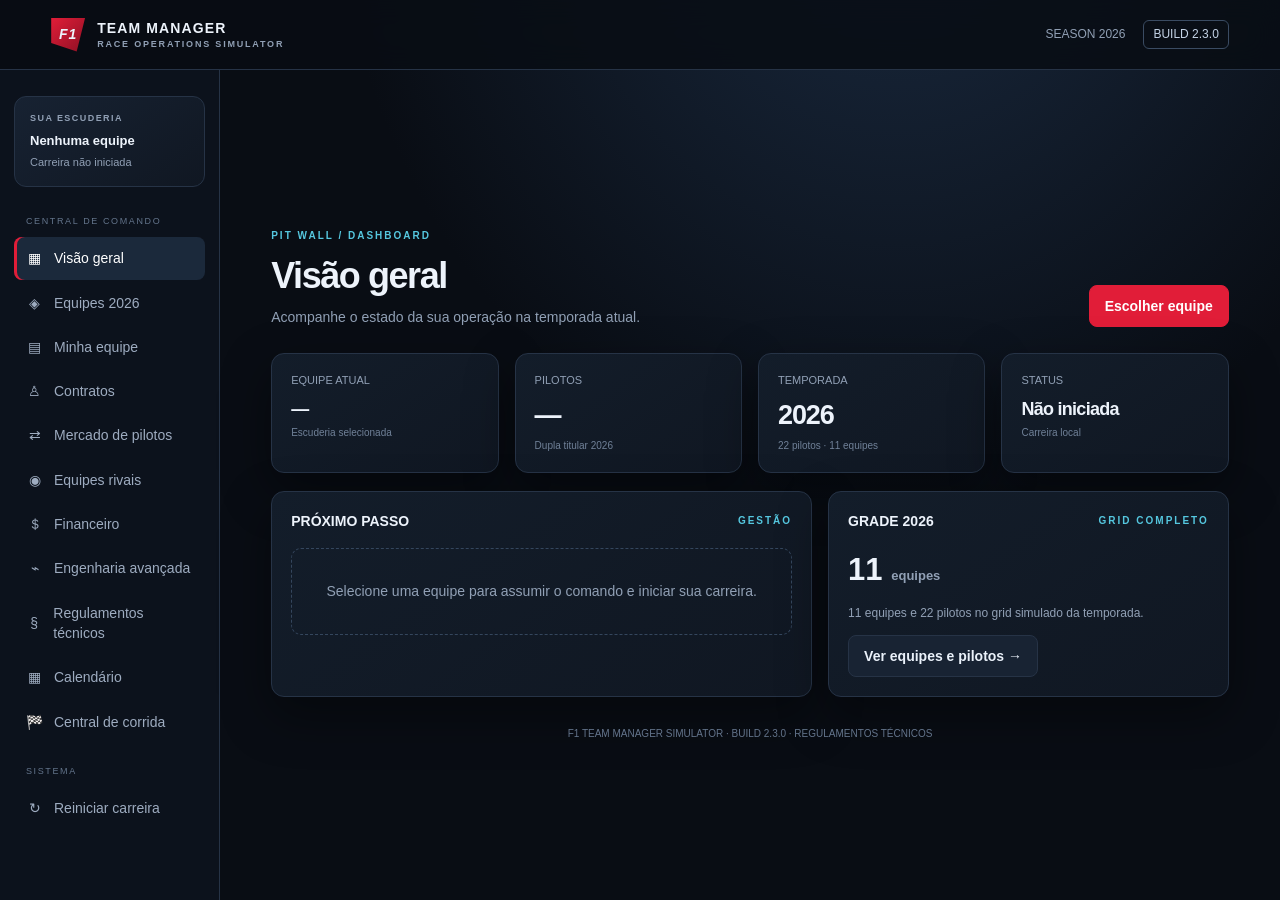
<file: F1-Team-Manager-Simulator-v2.3.0.html>
<!DOCTYPE html>
<html lang="pt-BR">
<head>
<meta charset="UTF-8">
<meta name="viewport" content="width=device-width, initial-scale=1.0">
<title>F1 Team Manager Simulator · v2.3.0</title>
<style>
:root{--bg:#090d14;--panel:#111925;--panel2:#151f2d;--line:#263346;--muted:#91a0b5;--text:#edf3fb;--accent:#e11d38;--cyan:#55c7df;--green:#48c78e;--shadow:0 18px 50px #0006}
*{box-sizing:border-box}body{margin:0;background:radial-gradient(ellipse at 70% -20%,#1b2c43 0,transparent 45%),var(--bg);color:var(--text);font:14px/1.45 Inter,Segoe UI,Arial,sans-serif}
button{font:inherit;cursor:pointer}button:focus-visible{outline:2px solid var(--cyan);outline-offset:3px}
.topbar{height:70px;border-bottom:1px solid var(--line);display:flex;align-items:center;justify-content:space-between;padding:0 4vw;background:#090d14dd;position:sticky;top:0;z-index:5;backdrop-filter:blur(14px)}
.brand{display:flex;gap:12px;align-items:center;font-weight:800;letter-spacing:.08em}.brandmark{width:34px;height:34px;background:linear-gradient(135deg,#e11d38,#8d1024);clip-path:polygon(0 0,100% 0,75% 100%,0 75%);display:grid;place-items:center;font-style:italic}
.brand small{display:block;color:var(--muted);font-size:9px;letter-spacing:.2em;font-weight:600}.topright{display:flex;gap:18px;align-items:center;color:var(--muted);font-size:12px}.version{border:1px solid #3a4b62;border-radius:6px;padding:5px 9px;color:#c4d3e6}
.layout{display:grid;grid-template-columns:220px 1fr;min-height:calc(100vh - 70px)}aside{border-right:1px solid var(--line);padding:26px 14px;background:#0c121c}
.team-mini{padding:15px;border:1px solid var(--line);border-radius:12px;margin-bottom:28px;background:linear-gradient(145deg,#172232,#101722)}.team-mini .eyebrow{font-size:9px;color:var(--muted);letter-spacing:.16em}.team-mini strong{display:block;margin-top:7px;font-size:13px}.team-mini span{color:var(--muted);font-size:11px}
.navlabel{font-size:9px;color:#64758c;letter-spacing:.18em;padding:0 12px;margin:22px 0 9px}.nav button{width:100%;border:0;background:transparent;color:#9eacc0;text-align:left;padding:11px 12px;border-radius:8px;margin:2px 0;display:flex;gap:11px;align-items:center}.nav button:hover,.nav button.active{background:#1b293b;color:#fff}.nav button.active{box-shadow:inset 3px 0 var(--accent)}.nav i{width:17px;text-align:center;font-style:normal}
main{padding:34px clamp(20px,4vw,64px);max-width:1600px;width:100%;margin:auto}.eyebrow{font-size:10px;color:var(--cyan);letter-spacing:.2em;font-weight:700}.pagehead{display:flex;justify-content:space-between;align-items:flex-end;gap:20px;margin-bottom:26px}.pagehead h1{font-size:clamp(25px,3vw,36px);margin:7px 0 5px;letter-spacing:-.04em}.sub{color:var(--muted);margin:0}.btn{border:1px solid var(--line);border-radius:8px;padding:10px 15px;color:#eaf1fa;background:#182333;font-weight:650}.btn:hover{background:#24354b}.btn.primary{background:var(--accent);border-color:var(--accent);color:white}.btn.primary:hover{background:#f02c47}.btn:disabled{opacity:.4;cursor:not-allowed}
.grid{display:grid;gap:16px}.stats{grid-template-columns:repeat(4,minmax(0,1fr));margin-bottom:18px}.card{background:linear-gradient(145deg,#131d2a,#101722);border:1px solid var(--line);border-radius:13px;padding:19px;box-shadow:var(--shadow)}.statlabel{color:var(--muted);font-size:11px}.statvalue{font-size:27px;font-weight:800;margin:7px 0 0;letter-spacing:-.04em}.statfoot{font-size:10px;color:#708198;margin-top:3px}
.contentgrid{grid-template-columns:1.35fr 1fr}.cardhead{display:flex;justify-content:space-between;align-items:center;margin-bottom:17px}.cardhead h2{font-size:14px;margin:0}.muted{color:var(--muted)}
.teamgrid{grid-template-columns:repeat(3,minmax(0,1fr))}.teamcard{padding:0;overflow:hidden;cursor:pointer;transition:.18s;border:1px solid var(--line);background:#111a27;border-radius:12px;position:relative}.teamcard:hover{transform:translateY(-3px);border-color:#71839c}.teamcard.selected{outline:2px solid var(--cyan);border-color:var(--cyan)}.teamstripe{height:5px;background:var(--team)}.teambody{padding:16px}.teamtop{display:flex;align-items:center;justify-content:space-between;gap:8px}.teamlogo{width:38px;height:38px;border-radius:9px;background:color-mix(in srgb,var(--team) 22%,#152030);display:grid;place-items:center;font-weight:900;color:white;font-size:12px;border:1px solid color-mix(in srgb,var(--team) 55%,transparent)}.teamname{font-size:13px;font-weight:800;margin:12px 0 3px}.engine{font-size:10px;color:var(--muted)}.drivers{border-top:1px solid #263346;margin-top:13px;padding-top:11px;display:flex;flex-direction:column;gap:5px;font-size:11px}.driverline{display:flex;justify-content:space-between;gap:8px}.driverline span:last-child{color:#9eacc0}
.section{display:none}.section.active{display:block}.notice{border:1px solid #34465d;background:#152234;padding:13px 15px;border-radius:9px;color:#c2d1e3;font-size:12px;margin-bottom:17px}
.selectedhero{border:1px solid var(--line);border-radius:14px;overflow:hidden;background:linear-gradient(120deg,#172333,#0f1722);margin-bottom:18px}.heroaccent{height:7px;background:var(--team)}.heroinside{padding:25px;display:flex;justify-content:space-between;align-items:center;gap:20px}.heroinside h2{font-size:26px;margin:6px 0}.heroinside p{color:var(--muted);margin:0}.heroabbr{font-size:50px;font-weight:900;color:#ffffff20;letter-spacing:-.08em}
.drivercards{grid-template-columns:repeat(2,minmax(0,1fr))}.drivercard{display:flex;align-items:center;gap:14px}.number{font-size:27px;font-weight:900;color:var(--team);width:52px}.drivercard h3{margin:0 0 3px;font-size:14px}.drivercard p{margin:0;color:var(--muted);font-size:11px}
.empty{padding:32px;text-align:center;color:var(--muted);border:1px dashed #34465d;border-radius:10px}
.footer{margin-top:30px;color:#63748b;font-size:10px;text-align:center}
.toast{position:fixed;bottom:20px;right:20px;background:#172638;border:1px solid #3b526d;border-radius:9px;padding:12px 16px;box-shadow:var(--shadow);display:none;z-index:10}
@media(max-width:1050px){.teamgrid{grid-template-columns:repeat(2,1fr)}.stats{grid-template-columns:repeat(2,1fr)}}
@media(max-width:720px){.layout{grid-template-columns:1fr}aside{border-right:0;border-bottom:1px solid var(--line);padding:10px}.team-mini,.navlabel{display:none}.nav{display:flex;overflow:auto;gap:4px}.nav button{white-space:nowrap;width:auto;padding:9px}.nav button.active{box-shadow:inset 0 -3px var(--accent)}main{padding:24px 15px}.contentgrid{grid-template-columns:1fr}.teamgrid{grid-template-columns:1fr}.pagehead{align-items:flex-start;flex-direction:column}.topbar{padding:0 15px}.topright span:first-child{display:none}}

.devgrid{grid-template-columns:repeat(2,minmax(0,1fr));margin-bottom:16px}.devcard{position:relative;overflow:hidden}.devtop{display:flex;justify-content:space-between;gap:12px;align-items:flex-start}.devicon{width:42px;height:42px;border-radius:10px;background:#1c2b3d;display:grid;place-items:center;font-size:20px}.devlevel{font-size:11px;color:var(--cyan);font-weight:700}.devbar{height:7px;background:#253449;border-radius:99px;overflow:hidden;margin:13px 0}.devbar span{display:block;height:100%;background:linear-gradient(90deg,var(--cyan),#3b82f6);border-radius:99px}.devmeta{display:flex;justify-content:space-between;gap:10px;color:var(--muted);font-size:11px}.devcard h3{margin:13px 0 5px}.devcard p{color:var(--muted);font-size:11px;min-height:32px}.projectbox{border:1px solid #36516b;background:linear-gradient(120deg,#172a3d,#121d2a);border-radius:12px;padding:18px;margin-bottom:16px}.money{font-variant-numeric:tabular-nums}.positive{color:var(--green)}.negative{color:#ff7182}.tablewrap{overflow-x:auto}table{width:100%;border-collapse:collapse;font-size:12px}th,td{text-align:left;padding:12px 10px;border-bottom:1px solid var(--line);white-space:nowrap}th{color:var(--muted);font-size:10px;letter-spacing:.1em;font-weight:700}td strong{font-size:12px}.pill{display:inline-block;padding:4px 8px;border-radius:99px;background:#1c2b3d;color:#c4d3e6;font-size:10px}.financegrid{grid-template-columns:repeat(3,minmax(0,1fr));margin-bottom:16px}.actionrow{display:flex;gap:9px;flex-wrap:wrap}.driver-actions{margin-left:auto}.drivercard{flex-wrap:wrap}.drivercard .details{min-width:0}.drivercard .contract-meta{font-size:10px;color:var(--muted);margin-top:5px}

.weekend-stages{display:grid;grid-template-columns:repeat(7,minmax(0,1fr));gap:8px}.weekend-stage{border:1px solid var(--line);border-radius:9px;padding:10px 7px;text-align:center;background:#0e1723;color:var(--muted);font-size:10px}.weekend-stage strong{display:block;color:var(--text);font-size:11px;margin-bottom:4px}.weekend-stage.done{border-color:#347b62;background:#10251f;color:#48c78e}.weekend-stage.current{border-color:var(--cyan);background:#142a38;color:#dff8ff}.weekend-results{max-height:300px;overflow:auto}.weekend-results table{font-size:11px}.weekend-results th,.weekend-results td{padding:7px 9px}
@media(max-width:850px){.weekend-stages{grid-template-columns:repeat(4,minmax(0,1fr))}}

@media(max-width:850px){.financegrid{grid-template-columns:1fr}.devgrid{grid-template-columns:1fr}.driver-actions{margin-left:0}}

/* BUILD 1.1 · Grand Prix Weekend */
.race-layout{display:grid;grid-template-columns:minmax(0,1.7fr) minmax(280px,1fr);gap:16px;align-items:start}
.race-canvas-wrap{background:#07100e;border:1px solid #2b3b45;border-radius:13px;overflow:hidden;position:relative}
#raceCanvas{display:block;width:100%;height:auto;aspect-ratio:900/520}
.race-overlay{position:absolute;left:14px;top:13px;background:#07111ddd;border:1px solid #3b4b58;border-radius:7px;padding:7px 10px;font-size:10px;letter-spacing:.12em;color:#dce7f1}
.race-controls{display:flex;gap:8px;flex-wrap:wrap;margin-top:12px}
.race-controls .btn.selected{border-color:var(--cyan);background:#1c3545}
.race-side{display:grid;gap:14px}
.race-side .card{padding:15px}
.race-statrow{display:flex;justify-content:space-between;gap:12px;padding:8px 0;border-bottom:1px solid var(--line);font-size:12px}
.race-statrow:last-child{border:0}
.race-statrow span{color:var(--muted)}
.race-meter{height:7px;background:#273648;border-radius:99px;overflow:hidden;margin-top:5px}
.race-meter span{display:block;height:100%;background:linear-gradient(90deg,#55c7df,#48c78e);width:0}
.race-table{max-height:490px;overflow:auto}
.race-table table{font-size:11px}
.race-table th,.race-table td{padding:8px 7px}
.race-table tr.own-car{background:#1b2c40}
.race-table tr.own-car td:first-child{border-left:3px solid var(--team,var(--cyan))}
.race-controls-grid{display:grid;grid-template-columns:1fr 1fr;gap:10px}
.race-controls-grid label{display:block;color:var(--muted);font-size:10px;margin-bottom:5px}
.race-controls-grid select{width:100%;padding:10px;border:1px solid var(--line);border-radius:7px;background:#101a27;color:var(--text)}
.race-message{border:1px solid #354a60;background:#142235;border-radius:9px;padding:10px 12px;color:#c7d6e8;font-size:11px;min-height:42px}
.race-result{border:1px solid #42634f;background:#14271f;border-radius:10px;padding:14px;margin-top:12px}
@media(max-width:980px){.race-layout{grid-template-columns:1fr}}
@media(max-width:560px){.race-controls-grid{grid-template-columns:1fr}.race-controls .btn{flex:1}}


/* BUILD 0.8 · Technical car telemetry */
.telemetry-grid{display:grid;grid-template-columns:repeat(5,minmax(0,1fr));gap:10px}
.metric-card{background:#0e1723;border:1px solid #26374b;border-radius:10px;padding:13px;min-width:0}
.metric-top{display:flex;justify-content:space-between;gap:8px;align-items:center;font-size:11px;color:var(--muted)}
.metric-value{font-size:22px;font-weight:850;margin:7px 0 8px;font-variant-numeric:tabular-nums}
.metric-track{height:6px;background:#253449;border-radius:99px;overflow:hidden}
.metric-track span{display:block;height:100%;background:linear-gradient(90deg,var(--cyan),#3b82f6);border-radius:99px}
.telemetry-head{display:flex;justify-content:space-between;align-items:center;gap:12px;margin-bottom:14px}
.telemetry-head h2{font-size:14px;margin:0}
.metric-delta{font-size:10px;color:var(--green);font-weight:700}
.history-list{display:grid;gap:8px}
.history-item{display:flex;justify-content:space-between;gap:12px;align-items:center;padding:10px 12px;border:1px solid var(--line);border-radius:8px;background:#0e1723;font-size:11px}
.history-item strong{display:block;font-size:12px;margin-bottom:3px}
.history-item small{color:var(--muted)}
.comparison-grid{display:grid;grid-template-columns:repeat(2,minmax(0,1fr));gap:12px}
@media(max-width:1050px){.telemetry-grid{grid-template-columns:repeat(3,minmax(0,1fr))}}
@media(max-width:650px){.telemetry-grid{grid-template-columns:repeat(2,minmax(0,1fr))}.comparison-grid{grid-template-columns:1fr}}
.tablewrap{max-width:100%;overflow-x:auto;-webkit-overflow-scrolling:touch}.tablewrap table{min-width:620px}.race-results,.weekend-results{max-width:100%;overflow-x:auto}


.market-card{display:flex;flex-direction:column;gap:12px;min-width:0}.market-card h3{margin:0;font-size:14px}.market-meta{font-size:11px;color:var(--muted)}.market-controls{display:flex;gap:8px;align-items:center;flex-wrap:wrap;margin-top:auto}.market-controls select{min-width:110px;max-width:100%;background:#0d1724;color:var(--text);border:1px solid var(--line);border-radius:7px;padding:9px}.market-rating{font-size:24px;font-weight:850;color:var(--cyan)}.market-empty{padding:18px;color:var(--muted);border:1px dashed var(--line);border-radius:9px;text-align:center}
@media(max-width:720px){#market .stats{grid-template-columns:1fr}.market-controls select{flex:1}}

.regulation-rule{border:1px solid var(--line);border-radius:12px;padding:14px;background:var(--panel)}
#regulations .positive{font-weight:750;color:#48c78e}
</style>
</head>
<body>
<header class="topbar">
 <div class="brand"><div class="brandmark">F1</div><div>TEAM MANAGER<small>RACE OPERATIONS SIMULATOR</small></div></div>
 <div class="topright"><span id="seasonLabel">SEASON 2026</span><span class="version">BUILD 2.3.0</span></div>
</header>
<div class="layout">
<aside>
 <div class="team-mini"><div class="eyebrow">SUA ESCUDERIA</div><strong id="sideTeam">Nenhuma equipe</strong><span id="sideStatus">Carreira não iniciada</span></div>
 <div class="navlabel">CENTRAL DE COMANDO</div>
 <nav class="nav">
  <button class="active" data-page="overview"><i>▦</i> Visão geral</button>
  <button data-page="teams"><i>◈</i> Equipes 2026</button>
  <button data-page="garage"><i>▤</i> Minha equipe</button>
  <button data-page="contracts"><i>♙</i> Contratos</button>
  <button data-page="market"><i>⇄</i> Mercado de pilotos</button>
  <button data-page="rivals"><i>◉</i> Equipes rivais</button>
  <button data-page="finance"><i>＄</i> Financeiro</button>
  <button data-page="development"><i>⌁</i> Engenharia avançada</button>
  <button data-page="regulations"><i>§</i> Regulamentos técnicos</button>
  <button data-page="calendar"><i>▦</i> Calendário</button>
  <button data-page="race"><i>🏁</i> Central de corrida</button>
 </nav>
 <div class="navlabel">SISTEMA</div>
 <nav class="nav"><button id="resetBtn"><i>↻</i> Reiniciar carreira</button></nav>
</aside>
<main>
<section id="overview" class="section active">
 <div class="pagehead"><div><div class="eyebrow">PIT WALL / DASHBOARD</div><h1>Visão geral</h1><p class="sub">Acompanhe o estado da sua operação na temporada atual.</p></div><button class="btn primary" id="chooseTeamBtn">Escolher equipe</button></div>
 <div class="grid stats">
  <div class="card"><div class="statlabel">EQUIPE ATUAL</div><div class="statvalue" id="statTeam" style="font-size:18px">—</div><div class="statfoot">Escuderia selecionada</div></div>
  <div class="card"><div class="statlabel">PILOTOS</div><div class="statvalue" id="statDrivers">—</div><div class="statfoot">Dupla titular 2026</div></div>
  <div class="card"><div class="statlabel">TEMPORADA</div><div class="statvalue" id="overviewSeason">2026</div><div class="statfoot">22 pilotos · 11 equipes</div></div>
  <div class="card"><div class="statlabel">STATUS</div><div class="statvalue" id="statStatus" style="font-size:18px">Não iniciada</div><div class="statfoot">Carreira local</div></div>
 </div>
 <div class="grid contentgrid">
  <div class="card"><div class="cardhead"><h2>PRÓXIMO PASSO</h2><span class="eyebrow">GESTÃO</span></div><div id="nextStep" class="empty">Selecione uma equipe para assumir o comando e iniciar sua carreira.</div></div>
  <div class="card"><div class="cardhead"><h2>GRADE 2026</h2><span class="eyebrow">GRID COMPLETO</span></div><p style="font-size:31px;font-weight:850;margin:0">11 <span class="muted" style="font-size:13px">equipes</span></p><p class="muted" style="font-size:12px">11 equipes e 22 pilotos no grid simulado da temporada.</p><button class="btn" data-goto="teams">Ver equipes e pilotos →</button></div>
 </div>
 <div class="footer">F1 TEAM MANAGER SIMULATOR · BUILD 2.3.0 · REGULAMENTOS TÉCNICOS</div>
</section>
<section id="teams" class="section">
 <div class="pagehead"><div><div class="eyebrow">CONSTRUTORES / 2026</div><h1>Selecione sua equipe</h1><p class="sub">Escolha uma das 11 escuderias para iniciar sua trajetória.</p></div><button class="btn primary" id="takeTeamBtn" disabled>Assumir equipe</button></div>
 <div class="notice">Selecione um cartão para visualizar a equipe. A escolha será salva neste navegador quando você iniciar a carreira.</div>
 <div id="teamGrid" class="grid teamgrid"></div>
</section>
<section id="garage" class="section">
 <div class="pagehead"><div><div class="eyebrow">GARAGEM / ROSTER</div><h1>Minha equipe</h1><p class="sub">Identidade e dupla de pilotos da sua escuderia.</p></div></div>
 <div id="garageContent" class="empty">Você ainda não assumiu uma equipe.</div>
</section>

<section id="contracts" class="section">
 <div class="pagehead"><div><div class="eyebrow">DRIVER MANAGEMENT / CONTRACTS</div><h1>Contratos dos pilotos</h1><p class="sub">Acompanhe salários, duração e renovações da sua dupla.</p></div></div>
 <div class="notice">Os salários e valores de contrato são parâmetros fictícios de gameplay, não salários oficiais dos pilotos.</div>
 <div id="contractsContent" class="grid drivercards"><div class="empty">Assuma uma equipe para gerenciar os contratos.</div></div>
</section>
<section id="market" class="section">
 <div class="pagehead"><div><div class="eyebrow">DRIVER MARKET / TRANSFERS</div><h1>Mercado de pilotos</h1><p class="sub">Negocie contratações, trocas e contratos para sua escuderia.</p></div><div class="pill" id="marketCash">Caixa: —</div></div>
 <div class="notice">Os valores são fictícios e servem apenas à simulação. Pilotos de outras equipes só podem ser contratados por troca, mantendo duas vagas por equipe. Agentes livres podem ser contratados mediante proposta salarial.</div>
 <div class="grid stats" style="grid-template-columns:repeat(3,minmax(0,1fr))">
  <div class="card"><div class="statlabel">PILOTOS DISPONÍVEIS</div><div class="statvalue" id="marketAvailable">—</div><div class="statfoot">Agentes livres e pilotos negociáveis</div></div>
  <div class="card"><div class="statlabel">SUA DUPLA</div><div class="statvalue" id="marketRoster">—</div><div class="statfoot">Vagas ocupadas</div></div>
  <div class="card"><div class="statlabel">MOVIMENTAÇÕES</div><div class="statvalue" id="marketTransfers">—</div><div class="statfoot">Nesta carreira</div></div>
 </div>
 <div class="card" style="margin-bottom:16px"><div class="cardhead"><h2>AGENTES LIVRES</h2><span class="eyebrow">FREE AGENTS</span></div><div id="freeAgentList" class="grid drivercards"></div></div>
 <div class="card" style="margin-bottom:16px"><div class="cardhead"><h2>PILOTOS DE OUTRAS EQUIPES</h2><span class="eyebrow">NEGOCIAÇÃO POR TROCA</span></div><div id="rivalDriverList" class="grid drivercards"></div></div>
 <div class="card"><div class="cardhead"><h2>HISTÓRICO DE MOVIMENTAÇÕES</h2><span class="eyebrow">TRANSFER LOG</span></div><div id="transferHistory"></div></div>
</section>
<section id="rivals" class="section">
 <div class="pagehead"><div><div class="eyebrow">PADDOCK INTELLIGENCE / AI</div><h1>Inteligência das equipes rivais</h1><p class="sub">As outras escuderias administram orçamento, contratos e evolução técnica de forma autônoma a cada mês.</p></div><span class="pill">IA AUTÔNOMA · ATIVA</span></div>
 <div class="grid stats" id="rivalSummary"></div>
 <div class="card"><div class="cardhead"><h2>GESTÃO DO PADDOCK</h2><span class="eyebrow">RIVAL MANAGEMENT</span></div><div id="rivalTeamGrid" class="grid teamgrid"></div></div>
 <div class="card" style="margin-top:16px"><div class="cardhead"><h2>REGISTRO DE DECISÕES</h2><span class="eyebrow">AI ACTIVITY LOG</span></div><div id="rivalActivity"></div></div>
</section>
<section id="finance" class="section">
 <div class="pagehead"><div><div class="eyebrow">TEAM FINANCE / CONTROL</div><h1>Gestão financeira</h1><p class="sub">Controle o caixa e os custos recorrentes da escuderia.</p></div><button class="btn primary" id="advanceMonthBtn">Fechar mês</button></div>
 <div class="notice">Valores simulados para o jogo. Ao fechar o mês, a folha salarial e os custos operacionais são debitados e as receitas de patrocinadores são creditadas.</div>
 <div class="grid financegrid">
  <div class="card"><div class="statlabel">SALDO DISPONÍVEL</div><div class="statvalue money" id="cashValue">—</div><div class="statfoot">Caixa da equipe</div></div>
  <div class="card"><div class="statlabel">FOLHA SALARIAL / MÊS</div><div class="statvalue money" id="payrollValue">—</div><div class="statfoot">Salários dos dois pilotos</div></div>
  <div class="card"><div class="statlabel">CUSTO OPERACIONAL / MÊS</div><div class="statvalue money" id="operatingValue">—</div><div class="statfoot">Estrutura, logística e fábrica</div></div>
 </div>
 <div class="grid contentgrid"><div class="card"><div class="cardhead"><h2>RESUMO DO MÊS</h2><span class="pill" id="monthLabel">Mês 1</span></div><div id="financeSummary" class="muted">Assuma uma equipe para visualizar o financeiro.</div></div><div class="card"><div class="cardhead"><h2>HISTÓRICO FINANCEIRO</h2><span class="eyebrow">TRANSAÇÕES</span></div><div id="transactions" class="muted">Nenhuma movimentação.</div></div></div>
</section>
<section id="development" class="section">
 <div class="pagehead"><div><div class="eyebrow">R&D / ENGENHARIA</div><h1>Centro de engenharia</h1><p class="sub">Planeje projetos, distribua recursos e evolua cinco sistemas do monoposto.</p></div></div>
 <div class="notice">Engenharia de gameplay: mantenha até dois projetos simultâneos. Cada pesquisa tem custo e prazo próprios. Os ganhos técnicos afetam o comportamento do carro nas corridas.</div>
 <div class="grid stats">
  <div class="card"><div class="statlabel">DESEMPENHO GERAL</div><div class="statvalue" id="carRating">—</div><div class="statfoot">Índice técnico do carro</div></div>
  <div class="card"><div class="statlabel">PROJETOS CONCLUÍDOS</div><div class="statvalue" id="projectsDone">—</div><div class="statfoot">Evoluções instaladas</div></div>
  <div class="card"><div class="statlabel">PRÓXIMO PROJETO</div><div class="statvalue" id="nextProjectCost" style="font-size:20px">—</div><div class="statfoot">Custo da próxima melhoria</div></div>
  <div class="card"><div class="statlabel">CAIXA DISPONÍVEL</div><div class="statvalue" id="devCash" style="font-size:20px">—</div><div class="statfoot">Orçamento da equipe</div></div>
 </div>
 <div id="activeProject" class="projectbox"><strong>Nenhum projeto em andamento</strong><p class="muted">Escolha uma área abaixo para iniciar o desenvolvimento.</p></div>
 <div class="notice">Capacidade atual: até 2 projetos simultâneos. Os projetos avançam ao fechar cada mês. Melhorias são permanentes e podem ter efeitos complementares.</div>
 <div id="developmentTelemetry" class="card" style="margin-bottom:16px"><div class="empty">Os dados técnicos aparecerão após assumir uma equipe.</div></div>
 <div id="developmentContent" class="grid devgrid"><div class="empty">Assuma uma equipe para acessar a engenharia.</div></div>
 <div id="developmentHistoryPanel" class="card" style="margin-top:16px"><div class="empty">O histórico será exibido após concluir projetos.</div></div>
</section>
<section id="regulations" class="section">
 <div class="pagehead"><div><div class="eyebrow">FIA / TECHNICAL GOVERNANCE</div><h1>Regulamentos técnicos</h1><p class="sub">Acompanhe as regras vigentes, prepare a próxima temporada e mantenha seu carro dentro do regulamento.</p></div><span class="pill">REGULATORY OFFICE</span></div>
 <div class="notice">As mudanças são anunciadas ao fim de cada temporada e entram em vigor na seguinte. Sua equipe precisa investir na adaptação; as rivais fazem isso de forma autônoma.</div>
 <div id="regulationSummary" class="grid stats"></div>
 <div class="card" style="margin-bottom:16px"><div class="cardhead"><h2>REGULAMENTO VIGENTE</h2><span class="eyebrow">ACTIVE RULEBOOK</span></div><div id="activeRegulation"></div><div id="regulationAdaptAction" style="margin-top:14px"></div></div>
 <div class="card" style="margin-bottom:16px"><div class="cardhead"><h2>PRÓXIMA TEMPORADA</h2><span class="eyebrow">ANNOUNCED CHANGES</span></div><div id="pendingRegulation"></div></div>
 <div class="card"><div class="cardhead"><h2>HISTÓRICO REGULAMENTAR</h2><span class="eyebrow">RULEBOOK ARCHIVE</span></div><div id="regulationHistory"></div></div>
</section>

<section id="race" class="section">
 <div class="pagehead"><div><div class="eyebrow">RACE CONTROL / LIVE OPERATIONS</div><h1>Central de corrida</h1><p class="sub">Acompanhe os 22 carros e intervenha na estratégia dos seus dois pilotos.</p></div><span class="pill">SIMULAÇÃO 2D · 12 VOLTAS</span></div>
 <div class="notice">Modo híbrido: o desempenho agora considera a engenharia do carro. Potência favorece retas; aerodinâmica e chassi favorecem curvas e estabilidade; suspensão reduz desgaste dos pneus. Você controla ritmo e pit stops.</div>
 <div id="weekendPanel" class="card" style="margin-bottom:16px">
  <div class="cardhead"><div><div class="eyebrow">GRAND PRIX WEEKEND</div><h2 id="weekendTitle">Fim de semana de GP</h2></div><span class="pill" id="weekendStatus">Preparação</span></div>
  <div id="weekendStages" class="weekend-stages"></div>
  <div id="weekendSessionInfo" class="notice" style="margin:14px 0 0">Conclua as sessões na ordem para liberar a corrida.</div>
  <div id="weekendResults" style="margin-top:14px"></div>
  <div class="actionrow" style="margin-top:14px"><button class="btn primary" id="completeSessionBtn">Concluir sessão</button></div>
 </div>
 <div class="race-layout" id="raceWorkspace" style="display:none">
  <div>
   <div class="race-canvas-wrap"><canvas id="raceCanvas" width="900" height="520" aria-label="Circuito 2D com os carros da corrida"></canvas><div class="race-overlay" id="raceStatus">AGUARDANDO LARGADA</div></div>
   <div class="race-controls">
    <button class="btn primary" id="raceStartBtn">▶ Iniciar corrida</button>
    <button class="btn" id="racePauseBtn" disabled>Ⅱ Pausar</button>
    <button class="btn" id="raceResetBtn">↻ Nova corrida</button>
    <button class="btn selected" id="speed1Btn">1× Realista</button>
    <button class="btn" id="speed2Btn">2×</button>
   </div>
   <div class="grid stats" style="margin-top:14px;grid-template-columns:repeat(3,minmax(0,1fr))">
    <div class="card"><div class="statlabel">VOLTA</div><div class="statvalue" id="raceLap">— / 12</div><div class="statfoot">Progresso da prova</div></div>
    <div class="card"><div class="statlabel">TEMPO DE PROVA</div><div class="statvalue" id="raceClock">00:00</div><div class="statfoot">Tempo simulado</div></div>
    <div class="card"><div class="statlabel">CARROS NA PISTA</div><div class="statvalue" id="raceRunning">22</div><div class="statfoot">Competidores ativos</div></div>
   </div>
   <div class="card" style="margin-top:14px"><div class="cardhead"><h2>CLASSIFICAÇÃO AO VIVO</h2><span class="eyebrow">22 CARROS</span></div><div class="race-table" id="raceLeaderboard"><div class="empty">Inicie uma corrida para carregar a classificação.</div></div></div>
  </div>
  <div class="race-side">
   <div class="card"><div class="cardhead"><h2>ESTRATÉGIA DA EQUIPE</h2><span class="eyebrow">PIT WALL</span></div>
    <div class="race-controls-grid">
     <div><label for="raceDriverSelect">PILOTO CONTROLADO</label><select id="raceDriverSelect"><option value="0">Piloto 1</option><option value="1">Piloto 2</option></select></div>
     <div><label for="racePaceSelect">RITMO DE CORRIDA</label><select id="racePaceSelect"><option value="conservative">Conservador</option><option value="balanced" selected>Equilibrado</option><option value="push">Ataque</option></select></div>
     <div><label for="raceTireSelect">PNEU PARA O PIT STOP</label><select id="raceTireSelect"><option value="soft">Macio</option><option value="medium" selected>Médio</option><option value="hard">Duro</option><option value="intermediate">Intermediário</option><option value="wet">Chuva extrema</option></select></div>
     <div style="display:flex;align-items:end"><button class="btn primary" style="width:100%" id="pitCallBtn" disabled>Chamar aos boxes</button></div>
    </div>
    <div id="raceDriverStatus" style="margin-top:14px"><div class="empty">Os dados dos pilotos aparecerão durante a corrida.</div></div>
    <div id="raceMessage" class="race-message" style="margin-top:12px">Aguardando a largada. Prepare sua estratégia.</div>
   </div>
   <div class="card"><div class="cardhead"><h2>INFORMAÇÕES DA PROVA</h2><span class="eyebrow">RACE DATA</span></div>
    <div class="race-statrow"><span>Circuito</span><strong>Grand Prix Demo</strong></div>
    <div class="race-statrow"><span>Condição</span><strong>Clima dinâmico</strong></div>
    <div class="race-statrow"><span>Distância</span><strong>12 voltas</strong></div>
    <div class="race-statrow"><span>Paradas</span><strong id="racePitCount">0</strong></div>
    <div class="race-statrow"><span>Seu melhor resultado</span><strong id="raceBestResult">—</strong></div>
   </div>
   <div class="card"><div class="cardhead"><h2>CONTROLE DE PROVA</h2><span class="eyebrow">RACE CONTROL</span></div><div id="raceEventStatus"><div class="race-statrow"><span>Clima</span><strong>Seco</strong></div><div class="race-statrow"><span>Bandeira</span><strong>Verde</strong></div><p class="muted">Aguardando a largada.</p></div></div>
   <div class="card"><div class="cardhead"><h2>LEITURA DO CARRO</h2><span class="eyebrow">TELEMETRIA</span></div>
    <div class="statlabel">DESGASTE DOS PNEUS</div><div class="race-meter"><span id="tireMeter"></span></div><div class="race-statrow"><span id="tireLabel">—</span><strong id="tireValue">—</strong></div>
    <div class="statlabel" style="margin-top:12px">COMBUSTÍVEL</div><div class="race-meter"><span id="fuelMeter"></span></div><div class="race-statrow"><span>Combustível restante</span><strong id="fuelValue">—</strong></div>
   </div>
  </div>
 </div>
 <div id="raceResult" class="race-result" style="display:none"></div>
</section>

<section id="calendar" class="section">
 <div class="pagehead"><div><div class="eyebrow">RACE CONTROL / CHAMPIONSHIP</div><h1>Calendário da temporada</h1><p class="sub">Temporada jogável de 12 etapas, estatísticas individuais e histórico de campeonatos.</p></div><div style="display:flex;gap:8px;flex-wrap:wrap"><button class="btn" id="nextSeasonBtn" style="display:none">Iniciar próxima temporada →</button><button class="btn primary" id="calendarRaceBtn" disabled>Ir para a próxima etapa →</button></div></div>
 <div id="calendarSummary" class="grid stats"></div>
 <div class="card"><div class="cardhead"><h2>ETAPAS DO CAMPEONATO</h2><span class="eyebrow">12 ROUNDS</span></div><div id="calendarList"></div></div>
 <div class="grid comparison-grid" style="margin-top:16px"><div class="card"><div class="cardhead"><h2>CAMPEONATO DE PILOTOS</h2><span class="eyebrow">DRIVERS</span></div><div id="driverStandings"></div></div><div class="card"><div class="cardhead"><h2>CAMPEONATO DE CONSTRUTORES</h2><span class="eyebrow">TEAMS</span></div><div id="constructorStandings"></div></div></div>
 <div class="card" style="margin-top:16px"><div class="cardhead"><h2>HISTÓRICO DE TEMPORADAS</h2><span class="eyebrow">SEASON ARCHIVE</span></div><div id="seasonHistory"></div></div>
</section>
</main>
</div>
<div class="toast" id="toast" role="status" aria-live="polite"></div>
<script>
const TEAMS = [
 {id:"mclaren",name:"McLaren",full:"McLaren Mastercard F1 Team",abbr:"MCL",color:"#ff8700",engine:"Mercedes",drivers:[["1","Lando Norris","Reino Unido"],["81","Oscar Piastri","Austrália"]]},
 {id:"mercedes",name:"Mercedes",full:"Mercedes-AMG PETRONAS F1 Team",abbr:"MER",color:"#00a19c",engine:"Mercedes",drivers:[["63","George Russell","Reino Unido"],["12","Kimi Antonelli","Itália"]]},
 {id:"redbull",name:"Red Bull Racing",full:"Oracle Red Bull Racing",abbr:"RBR",color:"#3671c6",engine:"Red Bull Ford",drivers:[["3","Max Verstappen","Países Baixos"],["6","Isack Hadjar","França"]]},
 {id:"ferrari",name:"Ferrari",full:"Scuderia Ferrari HP",abbr:"FER",color:"#e80020",engine:"Ferrari",drivers:[["16","Charles Leclerc","Mônaco"],["44","Lewis Hamilton","Reino Unido"]]},
 {id:"williams",name:"Williams",full:"Atlassian Williams F1 Team",abbr:"WIL",color:"#1868db",engine:"Mercedes",drivers:[["23","Alexander Albon","Tailândia"],["55","Carlos Sainz","Espanha"]]},
 {id:"racingbulls",name:"Racing Bulls",full:"Visa Cash App Racing Bulls",abbr:"VCARB",color:"#6692ff",engine:"Red Bull Ford",drivers:[["30","Liam Lawson","Nova Zelândia"],["41","Arvid Lindblad","Reino Unido"]]},
 {id:"astonmartin",name:"Aston Martin",full:"Aston Martin Aramco F1 Team",abbr:"AMR",color:"#00665e",engine:"Honda",drivers:[["14","Fernando Alonso","Espanha"],["18","Lance Stroll","Canadá"]]},
 {id:"haas",name:"Haas",full:"TGR Haas F1 Team",abbr:"HAA",color:"#b6babd",engine:"Ferrari",drivers:[["31","Esteban Ocon","França"],["87","Oliver Bearman","Reino Unido"]]},
 {id:"audi",name:"Audi",full:"Audi Revolut F1 Team",abbr:"AUD",color:"#d8dce2",engine:"Audi",drivers:[["27","Nico Hülkenberg","Alemanha"],["5","Gabriel Bortoleto","Brasil"]]},
 {id:"alpine",name:"Alpine",full:"BWT Alpine F1 Team",abbr:"ALP",color:"#ff69b4",engine:"Mercedes",drivers:[["10","Pierre Gasly","França"],["43","Franco Colapinto","Argentina"]]},
 {id:"cadillac",name:"Cadillac",full:"Cadillac Formula 1 Team",abbr:"CAD",color:"#d6bd83",engine:"Ferrari",drivers:[["11","Sergio Pérez","México"],["77","Valtteri Bottas","Finlândia"]]}
];
// Parâmetros de jogo fictícios: ratings e salários não representam contratos reais.
const DRIVER_GAME_DATA={
 "Lando Norris":[94,6.0],"Oscar Piastri":[92,5.2],"George Russell":[91,5.0],"Kimi Antonelli":[84,2.0],"Max Verstappen":[97,7.0],"Isack Hadjar":[82,1.5],"Charles Leclerc":[94,6.2],"Lewis Hamilton":[93,6.5],"Alexander Albon":[87,3.0],"Carlos Sainz":[90,4.8],"Liam Lawson":[83,1.8],"Arvid Lindblad":[78,1.0],"Fernando Alonso":[91,4.0],"Lance Stroll":[82,2.5],"Esteban Ocon":[86,3.2],"Oliver Bearman":[83,1.8],"Nico Hülkenberg":[86,3.0],"Gabriel Bortoleto":[82,1.6],"Pierre Gasly":[88,3.5],"Franco Colapinto":[80,1.4],"Sergio Pérez":[88,3.8],"Valtteri Bottas":[87,3.4]
};
const TEAM_BUDGET={mclaren:145,mercedes:140,redbull:142,ferrari:143,williams:85,racingbulls:78,astonmartin:105,haas:72,audi:95,alpine:82,cadillac:90};
// Base técnica fictícia por equipe. Os projetos de P&D evoluem estes valores.
const TEAM_BASE_CAR={
 mclaren:{speed:87,cornering:88,stability:86,efficiency:85,tires:86},
 mercedes:{speed:86,cornering:86,stability:88,efficiency:87,tires:86},
 redbull:{speed:88,cornering:87,stability:85,efficiency:83,tires:84},
 ferrari:{speed:87,cornering:88,stability:85,efficiency:84,tires:83},
 williams:{speed:79,cornering:78,stability:79,efficiency:80,tires:78},
 racingbulls:{speed:77,cornering:78,stability:77,efficiency:76,tires:77},
 astonmartin:{speed:81,cornering:82,stability:81,efficiency:80,tires:79},
 haas:{speed:77,cornering:76,stability:77,efficiency:77,tires:76},
 audi:{speed:79,cornering:80,stability:79,efficiency:78,tires:79},
 alpine:{speed:78,cornering:79,stability:77,efficiency:78,tires:77},
 cadillac:{speed:76,cornering:76,stability:76,efficiency:76,tires:76}
};
const SEASON_CALENDAR=[
 {id:'bahrain',name:'GP do Bahrein',country:'Bahrein',circuit:'Bahrain International Circuit',laps:12},
 {id:'jeddah',name:'GP da Arábia Saudita',country:'Arábia Saudita',circuit:'Jeddah Corniche Circuit',laps:12},
 {id:'australia',name:'GP da Austrália',country:'Austrália',circuit:'Albert Park',laps:12},
 {id:'japan',name:'GP do Japão',country:'Japão',circuit:'Suzuka International Racing Course',laps:12},
 {id:'miami',name:'GP de Miami',country:'Estados Unidos',circuit:'Miami International Autodrome',laps:12},
 {id:'monaco',name:'GP de Mônaco',country:'Mônaco',circuit:'Circuit de Monaco',laps:12},
 {id:'spain',name:'GP da Espanha',country:'Espanha',circuit:'Circuit de Barcelona-Catalunya',laps:12},
 {id:'britain',name:'GP da Grã-Bretanha',country:'Reino Unido',circuit:'Silverstone Circuit',laps:12},
 {id:'belgium',name:'GP da Bélgica',country:'Bélgica',circuit:'Circuit de Spa-Francorchamps',laps:12},
 {id:'italy',name:'GP da Itália',country:'Itália',circuit:'Autodromo Nazionale Monza',laps:12},
 {id:'singapore',name:'GP de Singapura',country:'Singapura',circuit:'Marina Bay Street Circuit',laps:12},
 {id:'abu-dhabi',name:'GP de Abu Dhabi',country:'Emirados Árabes Unidos',circuit:'Yas Marina Circuit',laps:12}
];
const STORE="ftms_v05_career"; const OLD_STORE="ftms_v04_career"; const LEGACY_STORE="ftms_v03_career";
let selectedId=null,career=null; const $=id=>document.getElementById(id);
const money=n=>new Intl.NumberFormat('pt-BR',{style:'currency',currency:'USD',maximumFractionDigits:1,notation:'compact'}).format(n*1e6);
function team(id){return TEAMS.find(t=>t.id===id)}
function toast(msg){const el=$("toast");el.textContent=msg;el.style.display="block";clearTimeout(toast.timer);toast.timer=setTimeout(()=>el.style.display="none",2600)}
function escapeHTML(value){return String(value??"").replace(/[&<>"']/g,ch=>({"&":"&amp;","<":"&lt;",">":"&gt;",'"':"&quot;","'":"&#39;"}[ch]));}
function save(){try{localStorage.setItem(STORE,JSON.stringify(career));return true;}catch(e){toast("Não foi possível salvar neste navegador.");return false;}}
const REGULATION_RULES=[
 {id:'aero-floor',label:'Geometria do assoalho',description:'Revisão da flexibilidade e das dimensões do assoalho. Exige reotimização aerodinâmica.',stat:'cornering',penalty:3,area:'Aerodinâmica'},
 {id:'power-energy',label:'Gestão de energia',description:'Limites revisados para recuperação e entrega de energia da unidade de potência.',stat:'speed',penalty:3,area:'Unidade de potência'},
 {id:'minimum-weight',label:'Peso mínimo do carro',description:'Aumento da exigência de componentes estruturais e distribuição de massa.',stat:'stability',penalty:2,area:'Chassi'},
 {id:'tire-construction',label:'Construção dos pneus',description:'Nova especificação de carcaça exige recalibração de suspensão e equilíbrio.',stat:'tires',penalty:3,area:'Suspensão'},
 {id:'cooling-ducts',label:'Dutos de refrigeração',description:'Restrições nos dutos de refrigeração exigem reorganização do fluxo interno.',stat:'reliability',penalty:3,area:'Refrigeração'}
];
function generateRegulation(season){
 const pool=REGULATION_RULES.slice();for(let i=pool.length-1;i>0;i--){const j=Math.floor(Math.random()*(i+1));[pool[i],pool[j]]=[pool[j],pool[i]];}
 const changes=pool.slice(0,2).map(rule=>({...rule}));
 return {season,title:`Pacote técnico ${season}`,announced:true,changes};
}
function normalizeRegulations(saved,season=2026){
 const cleanPackage=(pkg,fallbackSeason)=>{if(!pkg||typeof pkg!=='object')return null;const changes=Array.isArray(pkg.changes)?pkg.changes.map(c=>REGULATION_RULES.find(r=>r.id===c?.id)).filter(Boolean).slice(0,2):[];return {season:Math.max(2026,Math.floor(Number(pkg.season)||fallbackSeason)),title:String(pkg.title||`Pacote técnico ${fallbackSeason}`).slice(0,80),announced:pkg.announced!==false,changes};};
 const active=cleanPackage(saved?.active,season)||{season,title:'Regulamento-base',announced:true,changes:[]};
 const pending=cleanPackage(saved?.pending,season+1);
 const history=Array.isArray(saved?.history)?saved.history.slice(-20).map(x=>cleanPackage(x,season)).filter(Boolean):[];
 return {active,pending,history,adaptedSeason:Number.isInteger(saved?.adaptedSeason)?saved.adaptedSeason:null};
}
function regulationAdaptationCost(){return +(TEAM_BUDGET[career.teamId]*.028).toFixed(2);}
function isRegulationAdapted(teamId){if(!career?.regulations)return true;if(teamId===career.teamId)return career.regulations.adaptedSeason===career.season;return career.rivalAI?.[teamId]?.regulationAdaptedSeason===career.season;}
function adaptToRegulations(){
 if(!career)return false;const rules=career.regulations?.active;if(!rules?.changes?.length){career.regulations.adaptedSeason=career.season;save();renderAll();toast('Sua equipe já está alinhada ao regulamento vigente.');return true;}
 if(isRegulationAdapted(career.teamId)){toast('Sua equipe já está adaptada ao regulamento atual.');return false;}
 const cost=regulationAdaptationCost();if(career.cash<cost){toast(`Caixa insuficiente. A adaptação custa ${money(cost)}.`);return false;}
 career.cash=+(career.cash-cost).toFixed(2);career.regulations.adaptedSeason=career.season;career.transactions.unshift({label:`Adaptação regulamentar · temporada ${career.season}`,amount:-cost,type:'expense',month:career.month});career.transactions=career.transactions.slice(0,100);save();renderAll();toast('Carro adaptado ao novo regulamento.');return true;
}
function adaptRivalsToRegulations(){
 if(!career?.regulations)return;for(const t of TEAMS){if(t.id===career.teamId)continue;const ai=career.rivalAI[t.id];const cost=+(TEAM_BUDGET[t.id]*.026).toFixed(2);if(ai.cash>=cost){ai.cash=+(ai.cash-cost).toFixed(2);ai.regulationAdaptedSeason=career.season;rivalLog(t.id,`Adaptou o carro ao regulamento ${career.season}.`);}else{ai.regulationAdaptedSeason=null;rivalLog(t.id,'Não conseguiu financiar a adaptação regulamentar completa.');}}
}
function renderRegulations(){
 const summary=$('regulationSummary'),active=$('activeRegulation'),pending=$('pendingRegulation'),action=$('regulationAdaptAction'),history=$('regulationHistory');if(!career){summary.innerHTML=active.innerHTML=pending.innerHTML=history.innerHTML='<div class="empty">Inicie uma carreira para acompanhar os regulamentos.</div>';action.innerHTML='';return;}
 career.regulations=normalizeRegulations(career.regulations,career.season);
 const current=career.regulations.active,upcoming=career.regulations.pending,adapted=isRegulationAdapted(career.teamId),cost=regulationAdaptationCost();
 summary.innerHTML=`<div class="card"><div class="statlabel">TEMPORADA ATUAL</div><div class="statvalue">${career.season}</div></div><div class="card"><div class="statlabel">REGRAS VIGENTES</div><div class="statvalue">${current.changes.length}</div></div><div class="card"><div class="statlabel">STATUS DA EQUIPE</div><div class="statvalue" style="font-size:18px">${adapted?'Adaptada':'Pendente'}</div></div><div class="card"><div class="statlabel">CUSTO DE ADAPTAÇÃO</div><div class="statvalue" style="font-size:20px">${money(cost)}</div></div>`;
 active.innerHTML=`<h3>${escapeHTML(current.title)} · ${current.season}</h3>${current.changes.length?`<div class="grid" style="grid-template-columns:repeat(auto-fit,minmax(220px,1fr));margin-top:12px">${current.changes.map(c=>`<article class="card"><strong>${escapeHTML(c.label)}</strong><p class="muted">${escapeHTML(c.description)}</p><span class="pill">Área: ${escapeHTML(c.area)}</span></article>`).join('')}</div>`:'<p class="muted">Regulamento inicial da categoria. Nenhuma alteração técnica especial está ativa.</p>'}`;
 action.innerHTML=current.changes.length?(adapted?'<span class="positive">✓ Sua equipe está adaptada às regras vigentes.</span>':`<p class="muted">Sem adaptação, seu carro perde desempenho nas áreas afetadas até receber o pacote de atualização.</p><button class="btn primary" id="adaptRegulationBtn">Adaptar carro · ${money(cost)}</button>`):'<span class="positive">✓ Regulamento-base ativo.</span>';
 pending.innerHTML=upcoming?`<span class="pill">Anunciado para ${upcoming.season}</span><h3>${escapeHTML(upcoming.title)}</h3><p class="muted">Estas mudanças entrarão em vigor quando você iniciar a próxima temporada.</p><div class="grid" style="grid-template-columns:repeat(auto-fit,minmax(220px,1fr));margin-top:12px">${upcoming.changes.map(c=>`<article class="card"><strong>${escapeHTML(c.label)}</strong><p class="muted">${escapeHTML(c.description)}</p><span class="pill">Área: ${escapeHTML(c.area)}</span></article>`).join('')}</div>`:'<div class="empty">O próximo pacote será anunciado quando a temporada atual for concluída.</div>';
 const rows=career.regulations.history.slice().reverse();history.innerHTML=rows.length?`<div class="history-list">${rows.map(r=>`<div class="history-item"><div><strong>${escapeHTML(r.title)}</strong><small>Temporada ${r.season}</small></div><span class="metric-delta">${r.changes.length} alteração(ões)</span></div>`).join('')}</div>`:'<div class="empty">O histórico será preenchido conforme novos regulamentos entrarem em vigor.</div>';
 $('adaptRegulationBtn')?.addEventListener('click',adaptToRegulations);
}

function normalizeCareer(data){
 if(!data||typeof data!=="object"||!team(data.teamId))return null;
 const base=makeCareer(data.teamId);
 const number=(value,fallback,min=0)=>{const n=Number(value);return Number.isFinite(n)&&n>=min?n:fallback;};
 const normalized={...base,...data};
 normalized.season=Math.max(2026,Math.floor(number(data.season,2026,2026)));
 normalized.month=Math.floor(number(data.month,1,1));
 normalized.regulations=normalizeRegulations(data.regulations,normalized.season);
 normalized.cash=number(data.cash,base.cash);
 normalized.operatingCost=number(data.operatingCost,base.operatingCost);
 normalized.sponsorIncome=number(data.sponsorIncome,base.sponsorIncome);
 normalized.contracts=base.contracts.map(driver=>{const saved=Array.isArray(data.contracts)?data.contracts.find(c=>String(c.number)===driver.number):null;return {...driver,salary:number(saved?.salary,driver.salary),years:Math.min(5,Math.max(1,Math.floor(number(saved?.years,driver.years,1))))};});
 const legacyContracts=normalized.contracts.map(d=>({...d}));
 normalized.market=normalizeMarket(data.market);
 normalized.rivalAI=normalizeRivalAI(data.rivalAI);
 if(!data.market){normalized.market.rosters[normalized.teamId]=normalized.market.rosters[normalized.teamId].map(d=>{const old=legacyContracts.find(x=>String(x.number)===String(d.number)||x.name===d.name);return old?{...d,salary:old.salary,years:old.years,rating:old.rating??d.rating,nationality:old.nationality??d.nationality}:d;});}
 normalized.contracts=normalized.market.rosters[normalized.teamId].map(d=>({...d}));
 normalized.development={};
 for(const key of Object.keys(DEV_PARTS)){const level=number(data.development?.[key],1,1);normalized.development[key]=Math.min(5,Math.floor(level));}
 normalized.transactions=Array.isArray(data.transactions)?data.transactions.slice(0,100).filter(x=>x&&typeof x==="object").map(x=>({label:String(x.label??"Movimentação" ).slice(0,120),amount:number(x.amount,0),type:["income","expense","info"].includes(x.type)?x.type:"info",month:Math.max(1,Math.floor(number(x.month,1,1)))})):base.transactions;
 normalized.developmentHistory=Array.isArray(data.developmentHistory)?data.developmentHistory.slice(-40).filter(x=>x&&typeof x==="object"&&DEV_PARTS[x.key]).map(x=>{const snapshot=value=>value&&typeof value==="object"?{speed:number(value.speed,0),cornering:number(value.cornering,0),stability:number(value.stability,0),efficiency:number(value.efficiency,0),tires:number(value.tires,0),reliability:number(value.reliability,0),overall:number(value.overall,0)}:null;return {key:x.key,name:DEV_PARTS[x.key].name,level:Math.min(5,Math.max(1,Math.floor(number(x.level,1,1)))),month:Math.max(1,Math.floor(number(x.month,1,1))),before:snapshot(x.before),after:snapshot(x.after)};}):[];
 normalized.projectsDone=Math.max(0,Math.floor(number(data.projectsDone,normalized.developmentHistory.length)));
 normalized.teamPoints=Math.max(0,number(data.teamPoints,0));
 const savedCalendar=data.calendar&&typeof data.calendar==='object'?data.calendar:{};
 const completed=Array.isArray(savedCalendar.completedRounds)?savedCalendar.completedRounds.map(v=>Math.floor(number(v,-1,0))).filter(v=>v>=0&&v<SEASON_CALENDAR.length):[];
 const completedRounds=[...new Set(completed)].sort((a,b)=>a-b);const firstPending=SEASON_CALENDAR.findIndex((_,index)=>!completedRounds.includes(index));normalized.calendar={currentRound:firstPending<0?SEASON_CALENDAR.length:firstPending,completedRounds,seasonComplete:completedRounds.length===SEASON_CALENDAR.length};
 const savedWeekend=data.weekend&&typeof data.weekend==='object'?data.weekend:null;
 normalized.weekend=savedWeekend&&Number.isInteger(savedWeekend.round)&&savedWeekend.round>=0&&savedWeekend.round<SEASON_CALENDAR.length?{
  round:savedWeekend.round,sessionIndex:Math.min(7,Math.max(0,Math.floor(number(savedWeekend.sessionIndex,0,0)))),
  practiceResults:savedWeekend.practiceResults&&typeof savedWeekend.practiceResults==='object'?savedWeekend.practiceResults:{},
  qualifying:savedWeekend.qualifying&&typeof savedWeekend.qualifying==='object'?savedWeekend.qualifying:{Q1:[],Q2:[],Q3:[]},
  gridOrder:Array.isArray(savedWeekend.gridOrder)?savedWeekend.gridOrder.filter(name=>RACE_DRIVERS.some(d=>d.name===name)).slice(0,22):[],
  setupBonus:Math.max(0,Math.min(.012,number(savedWeekend.setupBonus,0))),raceSnapshot:savedWeekend.raceSnapshot&&typeof savedWeekend.raceSnapshot==='object'&&Array.isArray(savedWeekend.raceSnapshot.cars)?{round:Math.floor(number(savedWeekend.raceSnapshot.round,-1,-1)),eventId:String(savedWeekend.raceSnapshot.eventId||'').slice(0,40),elapsed:number(savedWeekend.raceSnapshot.elapsed,0),weather:['dry','cloudy','lightRain','heavyRain'].includes(savedWeekend.raceSnapshot.weather)?savedWeekend.raceSnapshot.weather:'dry',trackWetness:Math.max(0,Math.min(1,number(savedWeekend.raceSnapshot.trackWetness,0))),flag:['green','yellow','vsc','safety','red'].includes(savedWeekend.raceSnapshot.flag)?savedWeekend.raceSnapshot.flag:'green',flagEndsAt:number(savedWeekend.raceSnapshot.flagEndsAt,0),nextEventAt:number(savedWeekend.raceSnapshot.nextEventAt,0),redFlag:!!savedWeekend.raceSnapshot.redFlag,redFlagCount:Math.min(1,Math.max(0,Math.floor(number(savedWeekend.raceSnapshot.redFlagCount,0)))),eventText:String(savedWeekend.raceSnapshot.eventText||'Corrida retomada.').slice(0,180),eventLog:Array.isArray(savedWeekend.raceSnapshot.eventLog)?savedWeekend.raceSnapshot.eventLog.slice(0,8).map(e=>({time:number(e?.time,0),message:String(e?.message||'').slice(0,180)})):[],cars:savedWeekend.raceSnapshot.cars.slice(0,22).filter(x=>x&&typeof x.name==='string'&&(RACE_DRIVERS.some(d=>d.name===x.name)||Object.values(data.market?.rosters||{}).some(list=>Array.isArray(list)&&list.some(d=>d.name===x.name)))).map(x=>({name:x.name.slice(0,60),progress:number(x.progress,0,-1),wear:Math.max(0,Math.min(1,number(x.wear,0))),fuel:Math.max(0,Math.min(100,number(x.fuel,100))),tire:['soft','medium','hard','intermediate','wet'].includes(x.tire)?x.tire:'medium',pace:['push','balanced','conservative'].includes(x.pace)?x.pace:'balanced',pitRequested:!!x.pitRequested,pitTimer:Math.max(0,number(x.pitTimer,0)),pitStops:Math.max(0,Math.floor(number(x.pitStops,0))),finished:!!x.finished,retired:!!x.retired,damage:Math.max(0,Math.min(100,number(x.damage,0))),finishTime:x.finishTime===null||x.finishTime===undefined?null:number(x.finishTime,0),requestedTire:['soft','medium','hard','intermediate','wet'].includes(x.requestedTire)?x.requestedTire:null,nextTire:['soft','medium','hard','intermediate','wet'].includes(x.nextTire)?x.nextTire:null}))}:null,completed:!!savedWeekend.completed
 }:null;
 normalized.raceHistory=Array.isArray(data.raceHistory)?data.raceHistory.slice(0,100).filter(x=>x&&typeof x==="object").map(x=>({...x,round:Number.isInteger(x.round)?x.round:null,circuit:String(x.circuit||"Etapa anterior").slice(0,80),month:Math.max(1,Math.floor(number(x.month,1,1))),points:Math.max(0,number(x.points,0)),poleDriver:typeof x.poleDriver==="string"?x.poleDriver.slice(0,60):null,positions:Array.isArray(x.positions)?x.positions.filter(pos=>pos&&typeof pos.name==="string").map(pos=>({name:pos.name.slice(0,60),position:Math.max(1,Math.floor(number(pos.position,1,1)))})):[],driverResults:Array.isArray(x.driverResults)?x.driverResults.filter(d=>d&&typeof d.name==="string").slice(0,22).map(d=>({name:d.name.slice(0,60),teamId:String(d.teamId||"").slice(0,40),team:String(d.team||"Equipe").slice(0,60),position:Math.max(1,Math.floor(number(d.position,99,1))),points:Math.max(0,number(d.points,0))})):[]})):[ ];
 normalized.seasonHistory=Array.isArray(data.seasonHistory)?data.seasonHistory.slice(-30).filter(x=>x&&typeof x==="object"&&Number.isInteger(x.season)).map(x=>({season:x.season,champion:String(x.champion||"—").slice(0,60),constructorChampion:String(x.constructorChampion||"—").slice(0,60),races:Math.max(0,Math.floor(number(x.races,0))),drivers:Array.isArray(x.drivers)?x.drivers.slice(0,22).map(d=>({name:String(d.name||"—").slice(0,60),team:String(d.team||"—").slice(0,60),points:Math.max(0,number(d.points,0)),wins:Math.max(0,Math.floor(number(d.wins,0))),podiums:Math.max(0,Math.floor(number(d.podiums,0))),poles:Math.max(0,Math.floor(number(d.poles,0))),starts:Math.max(0,Math.floor(number(d.starts,0))),best:Math.max(1,Math.floor(number(d.best,99,1))),average:number(d.average,0)})):[],constructors:Array.isArray(x.constructors)?x.constructors.slice(0,11).map(t=>({team:String(t.team||"—").slice(0,60),points:Math.max(0,number(t.points,0)),wins:Math.max(0,Math.floor(number(t.wins,0))),podiums:Math.max(0,Math.floor(number(t.podiums,0)))})):[]})):[];
 const legacyProject=data.activeProject;
 const savedProjects=Array.isArray(data.activeProjects)?data.activeProjects:(legacyProject?[legacyProject]:[]);
 normalized.activeProjects=savedProjects.slice(0,MAX_ACTIVE_PROJECTS).filter(project=>project&&DEV_PARTS[project.key]&&normalized.development[project.key]<5&&Math.floor(number(project.targetLevel,0,1))===normalized.development[project.key]+1).map(project=>({key:project.key,name:DEV_PARTS[project.key].name,targetLevel:normalized.development[project.key]+1,cost:number(project.cost,devCostForLevel(project.key,normalized.development[project.key])),startedMonth:Math.max(1,Math.floor(number(project.startedMonth,normalized.month,1))),duration:Math.max(1,Math.min(3,Math.floor(number(project.duration,Array.isArray(data.activeProjects)?DEV_PARTS[project.key].duration:1,1)))),progress:Math.max(0,Math.min(2,Math.floor(number(project.progress,0))))}));
 normalized.activeProject=normalized.activeProjects[0]||null;
 return normalized;
}
function devCostForLevel(key,level){return +(DEV_PARTS[key].base*Math.pow(level,1.55)).toFixed(1);}
const FREE_AGENT_SEED=[
 {name:'Theo Martins',number:90,nationality:'Brasil',rating:79,salary:1.2,potential:88,years:2},
 {name:'Luca Moretti',number:91,nationality:'Itália',rating:81,salary:1.5,potential:89,years:2},
 {name:'Ethan Cole',number:92,nationality:'Reino Unido',rating:77,salary:0.9,potential:86,years:3},
 {name:'Mateo Alvarez',number:93,nationality:'Espanha',rating:80,salary:1.3,potential:87,years:2},
 {name:'Noah Schneider',number:94,nationality:'Alemanha',rating:78,salary:1.0,potential:85,years:3},
 {name:'Alexandre Dubois',number:95,nationality:'França',rating:82,salary:1.7,potential:88,years:2}
];
const RIVAL_PROFILES={
 mclaren:{name:'Desenvolvedora',style:'Investe continuamente em desempenho',research:1.18,spend:1.08,risk:.62},
 mercedes:{name:'Estratégica',style:'Equilíbrio entre engenharia e caixa',research:1.08,spend:1.0,risk:.48},
 redbull:{name:'Agressiva',style:'Busca desempenho imediato',research:1.2,spend:1.16,risk:.72},
 ferrari:{name:'Competitiva',style:'Investe para disputar vitórias',research:1.15,spend:1.12,risk:.58},
 williams:{name:'Construtora',style:'Crescimento gradual e controlado',research:1.0,spend:.88,risk:.4},
 racingbulls:{name:'Formadora',style:'Prioriza jovens talentos',research:1.05,spend:.9,risk:.46},
 astonmartin:{name:'Investidora',style:'Busca saltos técnicos',research:1.14,spend:1.1,risk:.6},
 haas:{name:'Econômica',style:'Protege o orçamento',research:.82,spend:.76,risk:.28},
 audi:{name:'Estruturadora',style:'Investe em evolução consistente',research:1.08,spend:.98,risk:.5},
 alpine:{name:'Reativa',style:'Corrige pontos fracos do carro',research:1.02,spend:.94,risk:.45},
 cadillac:{name:'Em formação',style:'Constrói a equipe no longo prazo',research:.95,spend:.86,risk:.36}
};
const RIVAL_DEV_KEYS=['aero','power','chassis','suspension','cooling'];
function createRivalAI(){const state={};for(const t of TEAMS){const p=RIVAL_PROFILES[t.id]||{name:'Equilibrada',style:'Gestão equilibrada',research:1,spend:1,risk:.4};state[t.id]={cash:TEAM_BUDGET[t.id]*.32,profile:p.name,style:p.style,development:{aero:1,power:1,chassis:1,suspension:1,cooling:1},projectsDone:0,lastAction:'Equipe preparada para a temporada.',regulationAdaptedSeason:2026,history:[]};}return state;}
function normalizeRivalAI(saved){const base=createRivalAI();if(!saved||typeof saved!=='object')return base;for(const t of TEAMS){const x=saved[t.id];if(!x||typeof x!=='object')continue;const p=RIVAL_PROFILES[t.id];base[t.id]={cash:Math.max(0,Math.min(500,Number.isFinite(Number(x.cash))?Number(x.cash):base[t.id].cash)),profile:p.name,style:p.style,development:{},projectsDone:Math.max(0,Math.floor(Number(x.projectsDone)||0)),lastAction:String(x.lastAction||'Gestão em andamento').slice(0,140),regulationAdaptedSeason:Number.isInteger(x.regulationAdaptedSeason)?x.regulationAdaptedSeason:null,history:Array.isArray(x.history)?x.history.slice(-30).map(v=>({month:Math.max(1,Math.floor(Number(v.month)||1)),season:Math.max(2026,Math.floor(Number(v.season)||2026)),text:String(v.text||'Decisão administrativa').slice(0,150)})):[]};for(const k of RIVAL_DEV_KEYS)base[t.id].development[k]=Math.max(1,Math.min(5,Math.floor(Number(x.development?.[k])||1)));}return base;}
function rivalLog(id,text){const a=career.rivalAI[id];a.lastAction=text;a.history.unshift({season:career.season,month:career.month,text});a.history=a.history.slice(0,30);}
function rivalTeamScore(id){const roster=career.market.rosters[id]||[];const driverScore=roster.reduce((n,d)=>n+d.rating,0)/Math.max(1,roster.length);const ai=career.rivalAI[id];const tech=Object.values(ai.development).reduce((n,v)=>n+v,0);return Math.round(driverScore*.72+tech*1.4);}
function processRivalAI(closingMonth){
 if(!career?.rivalAI||!career?.market)return;
 const free=career.market.freeAgents;
 for(const t of TEAMS){if(t.id===career.teamId)continue;const ai=career.rivalAI[t.id],roster=career.market.rosters[t.id],profile=RIVAL_PROFILES[t.id];
  const annualBudget=TEAM_BUDGET[t.id],salary=roster.reduce((n,d)=>n+d.salary,0)/12,operating=annualBudget*.0042,revenue=annualBudget*.0062;
  ai.cash=Math.max(0,Math.min(500,ai.cash+revenue-salary-operating));
  const regulationCost=+(annualBudget*.026).toFixed(2);
  if(career.regulations?.active?.changes?.length&&ai.regulationAdaptedSeason!==career.season&&ai.cash>=regulationCost){ai.cash-=regulationCost;ai.regulationAdaptedSeason=career.season;rivalLog(t.id,`Concluiu a adaptação ao regulamento ${career.season}.`);}
  // P&D autônomo: equipes priorizam áreas diferentes e só investem se puderem pagar.
  const researchChance=.34*profile.research;
  if(Math.random()<researchChance){const key=RIVAL_DEV_KEYS.slice().sort((a,b)=>ai.development[a]-ai.development[b])[0];const level=ai.development[key];if(level<5){const cost=+(annualBudget*.018*Math.pow(level,1.35)*profile.spend).toFixed(2);if(ai.cash>=cost){ai.cash-=cost;ai.development[key]++;ai.projectsDone++;rivalLog(t.id,`Evoluiu ${key==='aero'?'aerodinâmica':key==='power'?'unidade de potência':key==='chassis'?'chassi':key==='suspension'?'suspensão':'refrigeração'} para nível ${ai.development[key]}.`);}}}
  // Renovação contratual anual, com decisões condicionadas ao caixa e ao desempenho.
  if(closingMonth%12===0){for(const d of roster){d.years=Math.max(0,d.years-1);if(d.years===0){const renewalCost=d.salary*1.12;if(ai.cash>renewalCost*.22&&Math.random()<.78){d.salary=+renewalCost.toFixed(2);d.years=2;rivalLog(t.id,`Renovou com ${d.name} por mais 2 temporadas.`);}else{d.years=1;d.salary=+Math.max(.5,d.salary*.96).toFixed(2);rivalLog(t.id,`Manteve ${d.name} por mais 1 temporada em contrato ajustado.`);}}}}
  // Reposição de vaga e contratação estratégica, limitada para não esvaziar o mercado.
  if(roster.length<2&&free.length){const need=roster.length===0?99:Math.max(60,roster[0].rating-5);const candidate=free.slice().sort((a,b)=>Math.abs(b.rating-need)-Math.abs(a.rating-need)).find(d=>d.salary*1.12<=Math.max(.5,ai.cash*.18)&&d.rating>=need-7)||free.find(d=>d.salary*.9<=Math.max(.5,ai.cash*.18));if(candidate){const idx=free.findIndex(d=>d.name===candidate.name);if(idx>=0){free.splice(idx,1);roster.push({...candidate,salary:+(candidate.salary*1.08).toFixed(2),years:2});rivalLog(t.id,`Contratou ${candidate.name} para completar o elenco.`);}}}
  // Uma equipe com caixa saudável pode disputar um agente livre mesmo sem vaga imediata,
  // liberando o piloto de menor nota para manter sempre dois titulares.
  else if(free.length&&ai.cash>annualBudget*.22&&Math.random()<.13*profile.spend){const weakest=roster.slice().sort((a,b)=>a.rating-b.rating)[0];const candidate=free.filter(d=>d.rating>=weakest.rating+3&&d.salary*1.08<=ai.cash*.16).sort((a,b)=>b.rating-a.rating)[0];if(candidate){const idx=free.findIndex(d=>d.name===candidate.name);if(idx>=0){free.splice(idx,1);const seat=roster.findIndex(d=>d.name===weakest.name);free.push({...weakest,years:2});roster[seat]={...candidate,salary:+(candidate.salary*1.08).toFixed(2),years:3};rivalLog(t.id,`Substituiu ${weakest.name} por ${candidate.name} para reforçar o elenco.`);}}}
 }
 career.market.freeAgents=free.slice(0,40);syncMarketRoster();
}
function renderRivals(){const summary=$('rivalSummary'),grid=$('rivalTeamGrid'),activity=$('rivalActivity');if(!career){summary.innerHTML='<div class="empty">Inicie uma carreira para acompanhar a IA.</div>';grid.innerHTML=activity.innerHTML='';return;}const rivals=TEAMS.filter(t=>t.id!==career.teamId),states=rivals.map(t=>career.rivalAI[t.id]);summary.innerHTML=`<div class="card"><div class="statlabel">EQUIPES CONTROLADAS PELA IA</div><div class="statvalue">${rivals.length}</div><div class="statfoot">Sua equipe é controlada por você</div></div><div class="card"><div class="statlabel">PROJETOS DE RIVAIS</div><div class="statvalue">${states.reduce((n,a)=>n+a.projectsDone,0)}</div><div class="statfoot">Evoluções técnicas concluídas</div></div><div class="card"><div class="statlabel">PILOTOS NO MERCADO</div><div class="statvalue">${career.market.freeAgents.length}</div><div class="statfoot">Agentes livres disponíveis</div></div><div class="card"><div class="statlabel">TEMPORADA / MÊS</div><div class="statvalue">${career.season} / ${career.month}</div><div class="statfoot">Ciclo atual de gestão</div></div>`;
 grid.innerHTML=rivals.map(t=>{const a=career.rivalAI[t.id],roster=career.market.rosters[t.id]||[];return `<article class="card" style="border-top:3px solid ${t.color}"><div class="teamtop"><strong>${escapeHTML(t.name)}</strong><span class="pill">${escapeHTML(a.profile)}</span></div><p class="market-meta">${escapeHTML(a.style)}</p><div class="market-meta">Caixa estimado: <strong>${money(a.cash)}</strong></div><div class="market-meta">Força do conjunto: <strong>${rivalTeamScore(t.id)}/100</strong> · Projetos: ${a.projectsDone}</div><div class="market-meta" style="margin-top:8px">${roster.map(d=>`${escapeHTML(d.name)} (${d.rating})`).join(' · ')}</div><div class="market-meta" style="margin-top:8px">Última decisão: ${escapeHTML(a.lastAction)}</div><div class="grid" style="grid-template-columns:repeat(4,1fr);gap:5px;margin-top:10px">${RIVAL_DEV_KEYS.map(k=>`<div class="pill" style="text-align:center">${k.toUpperCase()} ${a.development[k]}</div>`).join('')}</div></article>`;}).join('');
 const logs=rivals.flatMap(t=>career.rivalAI[t.id].history.map(h=>({...h,team:t.name,color:t.color}))).sort((a,b)=>b.season-a.season||b.month-a.month).slice(0,35);activity.innerHTML=logs.length?`<div class="tablewrap"><table><thead><tr><th>TEMPORADA</th><th>MÊS</th><th>EQUIPE</th><th>DECISÃO</th></tr></thead><tbody>${logs.map(h=>`<tr><td>${h.season}</td><td>${h.month}</td><td><strong>${escapeHTML(h.team)}</strong></td><td>${escapeHTML(h.text)}</td></tr>`).join('')}</tbody></table></div>`:'<div class="empty">As decisões autônomas aparecerão após o primeiro fechamento de mês.</div>';
}
function createInitialMarket(){
 const rosters={};
 for(const t of TEAMS){rosters[t.id]=t.drivers.map(d=>{const g=DRIVER_GAME_DATA[d[1]]||[78,1.2];return {number:Number(d[0]),name:d[1],nationality:d[2],rating:g[0],salary:g[1],years:2,potential:Math.min(99,g[0]+(g[0]<88?7:3))};});}
 return {rosters,freeAgents:FREE_AGENT_SEED.map(d=>({...d})),history:[]};
}
function normalizeMarket(saved){
 const base=createInitialMarket();if(!saved||typeof saved!=='object')return base;
 for(const t of TEAMS){const list=saved.rosters?.[t.id];if(Array.isArray(list)&&list.length===2){base.rosters[t.id]=list.slice(0,2).map((d,i)=>({number:Math.max(1,Math.floor(Number(d.number)||90+i)),name:String(d.name||`Piloto ${i+1}`).slice(0,60),nationality:String(d.nationality||'—').slice(0,40),rating:Math.max(50,Math.min(99,Math.floor(Number(d.rating)||75))),salary:Math.max(.2,Math.min(30,Number(d.salary)||1)),years:Math.max(1,Math.min(5,Math.floor(Number(d.years)||2))),potential:Math.max(50,Math.min(99,Math.floor(Number(d.potential)||Number(d.rating)||75)))}));}}
 if(Array.isArray(saved.freeAgents))base.freeAgents=saved.freeAgents.slice(0,40).map((d,i)=>({number:Math.max(90,Math.floor(Number(d.number)||90+i)),name:String(d.name||`Agente livre ${i+1}`).slice(0,60),nationality:String(d.nationality||'—').slice(0,40),rating:Math.max(50,Math.min(99,Math.floor(Number(d.rating)||75))),salary:Math.max(.2,Math.min(30,Number(d.salary)||1)),years:Math.max(1,Math.min(5,Math.floor(Number(d.years)||2))),potential:Math.max(50,Math.min(99,Math.floor(Number(d.potential)||Number(d.rating)||75)))}));
 base.history=Array.isArray(saved.history)?saved.history.slice(0,100).map(x=>({month:Math.max(1,Math.floor(Number(x.month)||1)),season:Math.max(2026,Math.floor(Number(x.season)||2026)),description:String(x.description||'Movimentação registrada').slice(0,180),fee:Math.max(0,Number(x.fee)||0)})):[];
 return base;
}
function syncMarketRoster(){
 if(!career?.market)return;
 const all=[];
 for(const t of TEAMS){const roster=career.market.rosters[t.id]||[];t.drivers=roster.map(d=>[String(d.number),d.name,d.nationality]);for(const d of roster)all.push({teamId:t.id,team:t.name,color:t.color,name:d.name,rating:d.rating,number:d.number,nationality:d.nationality,salary:d.salary,years:d.years,potential:d.potential});}
 RACE_DRIVERS.splice(0,RACE_DRIVERS.length,...all);
 career.contracts=(career.market.rosters[career.teamId]||[]).map(d=>({...d}));
}
function marketOfferSalary(driver,ratio){return +(driver.salary*ratio).toFixed(2);}
function renderMarket(){
 const free=$('freeAgentList'),rivals=$('rivalDriverList');if(!career){free.innerHTML=rivals.innerHTML='<div class="market-empty">Assuma uma equipe para acessar o mercado.</div>';return;}
 syncMarketRoster();const own=career.market.rosters[career.teamId]||[];const freeAgents=career.market.freeAgents||[];const other=TEAMS.filter(t=>t.id!==career.teamId).flatMap(t=>(career.market.rosters[t.id]||[]).map(d=>({...d,teamId:t.id,teamName:t.name,color:t.color})));
 $('marketCash').textContent=`Caixa: ${money(career.cash)}`;$('marketAvailable').textContent=freeAgents.length+other.length;$('marketRoster').textContent=`${own.length}/2`;$('marketTransfers').textContent=career.market.history.length;
 free.innerHTML=freeAgents.length?freeAgents.map(d=>`<article class="card market-card"><div class="market-top"><span class="pill">AGENTE LIVRE</span><span class="market-rating">${d.rating}<small style="font-size:10px;color:var(--muted)">/100</small></span></div><h3>${escapeHTML(d.name)}</h3><div class="market-meta">${escapeHTML(d.nationality)} · Potencial ${d.potential}/100</div><div class="market-meta">Pretensão: ${money(d.salary)}/ano · Vínculo proposto: 2 anos</div><div class="market-controls"><select aria-label="Piloto atual a substituir" data-free-out="${d.number}">${own.map(o=>`<option value="${escapeHTML(o.name)}">Substituir ${escapeHTML(o.name)}</option>`).join('')}</select><select aria-label="Salário oferecido a ${escapeHTML(d.name)}" data-free-offer="${d.number}"><option value="0.9">90% · ${money(marketOfferSalary(d,.9))}</option><option value="1" selected>100% · ${money(d.salary)}</option><option value="1.15">115% · ${money(marketOfferSalary(d,1.15))}</option></select><button class="btn primary" data-sign-free="${d.number}">Contratar</button></div></article>`).join(''):'<div class="market-empty">Nenhum agente livre disponível no momento.</div>';
 rivals.innerHTML=other.map(d=>`<article class="card market-card"><div class="market-top"><span class="pill">${escapeHTML(d.teamName)}</span><span class="market-rating">${d.rating}<small style="font-size:10px;color:var(--muted)">/100</small></span></div><h3>${escapeHTML(d.name)}</h3><div class="market-meta">${escapeHTML(d.nationality)} · Potencial ${d.potential}/100</div><div class="market-meta">Salário atual: ${money(d.salary)}/ano · Contrato: ${d.years} ano(s)</div><div class="market-controls"><select aria-label="Piloto da sua equipe a oferecer na troca" data-swap-out="${escapeHTML(d.name)}">${own.map(o=>`<option value="${escapeHTML(o.name)}">Trocar por ${escapeHTML(o.name)}</option>`).join('')}</select><select aria-label="Salário oferecido a ${escapeHTML(d.name)}" data-rival-offer="${escapeHTML(d.name)}"><option value="0.9">90% · ${money(marketOfferSalary(d,.9))}</option><option value="1" selected>100% · ${money(d.salary)}</option><option value="1.15">115% · ${money(marketOfferSalary(d,1.15))}</option></select><button class="btn" data-sign-rival="${escapeHTML(d.name)}">Propor troca</button></div></article>`).join('');
 const hist=$('transferHistory');hist.innerHTML=career.market.history.length?`<div class="tablewrap"><table><thead><tr><th>TEMPORADA</th><th>MÊS</th><th>MOVIMENTAÇÃO</th><th>TAXA</th></tr></thead><tbody>${career.market.history.slice().reverse().map(h=>`<tr><td>${h.season}</td><td>${h.month}</td><td>${escapeHTML(h.description)}</td><td>${h.fee?money(h.fee):'Sem taxa'}</td></tr>`).join('')}</tbody></table></div>`:'<div class="market-empty">As movimentações aparecerão aqui.</div>';
}
function marketRecord(description,fee=0){career.market.history.push({season:career.season,month:career.month,description,fee});career.market.history=career.market.history.slice(-100);career.transactions.unshift({label:description,amount:fee?-fee:0,type:fee?'expense':'info',month:career.month});career.transactions=career.transactions.slice(0,100);}
function signFreeAgent(number){
 const idx=career.market.freeAgents.findIndex(d=>String(d.number)===String(number));if(idx<0)return;const candidate=career.market.freeAgents[idx];const ratio=Number(document.querySelector(`[data-free-offer="${CSS.escape(String(number))}"]`)?.value||1);const salary=marketOfferSalary(candidate,ratio);if(ratio<1){toast(`${candidate.name} recusou a proposta. A oferta ficou abaixo da pretensão salarial.`);return;}
 if(race?.running||(career.weekend&&!career.weekend.completed)){toast('Finalize o final de semana atual antes de movimentar pilotos.');return;}
 const own=career.market.rosters[career.teamId];const outgoingName=document.querySelector(`[data-free-out=\"${CSS.escape(String(number))}\"]`)?.value;const seat=own.findIndex(d=>d.name===outgoingName);if(seat<0){toast('Selecione um piloto da sua equipe para liberar a vaga.');return;}const fee=0.8;if(career.cash<fee){toast('Saldo insuficiente para a taxa de contratação.');return;}const outgoing={...own[seat]};if(!confirm(`Contratar ${candidate.name} por ${money(salary)}/ano durante 2 anos, substituir ${outgoing.name} e pagar ${money(fee)} de taxa?`))return;
 career.market.freeAgents.splice(idx,1);career.market.freeAgents.push(outgoing);own[seat]={...candidate,salary,years:2};career.cash=+(career.cash-fee).toFixed(2);marketRecord(`${candidate.name} contratado por 2 anos; ${outgoing.name} liberado`,fee);syncMarketRoster();save();renderAll();renderMarket();toast(`${candidate.name} agora integra sua equipe.`);
}
function proposeRivalSwap(name){
 if(race?.running||(career.weekend&&!career.weekend.completed)){toast('Finalize o final de semana atual antes de movimentar pilotos.');return;}
 const targetTeam=TEAMS.find(t=>career.market.rosters[t.id]?.some(d=>d.name===name));if(!targetTeam)return;const target=career.market.rosters[targetTeam.id].find(d=>d.name===name);const own=career.market.rosters[career.teamId];const outName=document.querySelector(`[data-swap-out="${CSS.escape(name)}"]`)?.value;const seat=own.findIndex(d=>d.name===outName);if(seat<0)return;const ratio=Number(document.querySelector(`[data-rival-offer="${CSS.escape(name)}"]`)?.value||1);if(ratio<1){toast(`${name} recusou a proposta salarial.`);return;}const fee=+(target.rating*.045).toFixed(2);if(career.cash<fee){toast(`Saldo insuficiente. A taxa de transferência é ${money(fee)}.`);return;}if(!confirm(`Propor troca: ${name} (${targetTeam.name}) por ${outName}, com taxa de ${money(fee)} e salário de ${money(marketOfferSalary(target,ratio))}/ano?`))return;
 const outgoing={...own[seat]};const rivalSeat=career.market.rosters[targetTeam.id].findIndex(d=>d.name===name);career.market.rosters[targetTeam.id][rivalSeat]=outgoing;own[seat]={...target,salary:marketOfferSalary(target,ratio),years:3};career.cash=+(career.cash-fee).toFixed(2);marketRecord(`Troca: ${name} chega à ${team(career.teamId).name}; ${outgoing.name} vai para ${targetTeam.name}`,fee);syncMarketRoster();save();renderAll();renderMarket();toast('Troca concluída e elencos atualizados.');
}
function load(){
 career=null;
 try{career=normalizeCareer(JSON.parse(localStorage.getItem(STORE)||"null"));}catch(e){career=null;}
 if(!career){try{const old=JSON.parse(localStorage.getItem(OLD_STORE)||localStorage.getItem(LEGACY_STORE)||"null");career=normalizeCareer(old);if(career)save();}catch(e){career=null;}}
}
function makeCareer(id){const t=team(id);const contracts=t.drivers.map(d=>{const data=DRIVER_GAME_DATA[d[1]]||[80,2];return {number:d[0],name:d[1],nationality:d[2],rating:data[0],salary:data[1],years:2};});return {teamId:id,market:createInitialMarket(),rivalAI:createRivalAI(),regulations:normalizeRegulations(null,2026),season:2026,seasonHistory:[],calendar:{currentRound:0,completedRounds:[],seasonComplete:false},weekend:null,createdAt:new Date().toISOString(),status:"Carreira iniciada",month:1,cash:TEAM_BUDGET[id],operatingCost:TEAM_BUDGET[id]*.055, sponsorIncome:TEAM_BUDGET[id]*.09,contracts,transactions:[{label:"Investimento inicial da equipe",amount:TEAM_BUDGET[id],type:"income",month:1}],development:{aero:1,power:1,chassis:1,suspension:1,cooling:1},developmentHistory:[],projectsDone:0,activeProject:null,activeProjects:[],teamPoints:0,raceHistory:[]};}
function renderTeams(){$("teamGrid").innerHTML=TEAMS.map(t=>`<article class="teamcard ${selectedId===t.id?'selected':''}" data-team="${t.id}" style="--team:${t.color}" tabindex="0" role="button" aria-pressed="${selectedId===t.id}" aria-label="Selecionar ${t.name}"><div class="teamstripe"></div><div class="teambody"><div class="teamtop"><div class="teamlogo">${t.abbr}</div><span class="muted" style="font-size:10px">2026</span></div><div class="teamname">${t.name}</div><div class="engine">UNIDADE DE POTÊNCIA · ${t.engine}</div><div class="drivers">${t.drivers.map(d=>`<div class="driverline"><span>${d[1]}</span><span>#${d[0]}</span></div>`).join("")}</div></div></article>`).join("");document.querySelectorAll("[data-team]").forEach(el=>{el.addEventListener("click",()=>selectTeam(el.dataset.team));el.addEventListener("keydown",e=>{if(e.key==="Enter"||e.key===" "){e.preventDefault();selectTeam(el.dataset.team)}})});$("takeTeamBtn").disabled=!selectedId;}
function selectTeam(id){selectedId=id;renderTeams();toast(team(id).name+" selecionada.");}
function startCareer(){if(!selectedId)return;if(career&&!confirm("Iniciar outra carreira? O progresso atual será substituído."))return;stopRaceTimer();race=null;career=makeCareer(selectedId);save();renderAll();showPage("overview");toast("Você assumiu a "+team(selectedId).name+"!");}
function showPage(page){document.querySelectorAll(".section").forEach(s=>s.classList.toggle("active",s.id===page));$('market').addEventListener('click',event=>{const free=event.target.closest('[data-sign-free]');const rival=event.target.closest('[data-sign-rival]');if(free){signFreeAgent(free.dataset.signFree);return;}if(rival){proposeRivalSwap(rival.dataset.signRival);}});
document.querySelectorAll(".nav [data-page]").forEach(b=>b.classList.toggle("active",b.dataset.page===page));if(page==="teams")renderTeams();if(page==="market")renderMarket();if(page==="finance"||page==="contracts"||page==="development"||page==="race")renderAll();if(page==="calendar")renderCalendar();if(page==="regulations")renderRegulations();if(page==="race"){ensureWeekend();renderWeekend();if(career?.weekend?.sessionIndex===6&&!race)createRace();drawRaceTrack();}}
function payroll(){return career?career.contracts.reduce((sum,c)=>sum+c.salary/12,0):0;}
function renderContracts(t){const el=$("contractsContent");if(!t){el.innerHTML='<div class="empty">Assuma uma equipe para gerenciar os contratos.</div>';return;}el.innerHTML=career.contracts.map(c=>`<div class="card drivercard" style="--team:${t.color}"><div class="number">#${c.number}</div><div class="details"><h3>${escapeHTML(c.name)}</h3><p class="muted" style="margin:0;font-size:11px">${escapeHTML(c.nationality)} · Nota ${c.rating}/100</p><div class="contract-meta">Salário: <strong>${money(c.salary)}/ano</strong> · Duração restante: <strong>${c.years} ano(s)</strong></div></div><div class="driver-actions"><button class="btn" data-renew="${c.number}">Renovar +1 ano</button></div></div>`).join('');el.querySelectorAll('[data-renew]').forEach(b=>b.addEventListener('click',()=>renewContract(b.dataset.renew)));}
function renewContract(number){const c=career?.contracts.find(x=>x.number===number);if(!c)return;if(c.years>=5){toast("Contrato já está no limite de 5 anos.");return;}if(!confirm(`Renovar ${c.name} por mais um ano? O salário anual aumenta 10%.`))return;const old=c.salary;c.years++;c.salary=+(c.salary*1.10).toFixed(2);career.transactions.unshift({label:`Contrato renovado: ${c.name} (salário +10%)`,amount:0,type:'info',month:career.month});const md=career.market?.rosters?.[career.teamId]?.find(d=>d.name===c.name);if(md){md.salary=c.salary;md.years=c.years;}save();renderAll();toast("Contrato renovado.");}
const DEV_PARTS={
 aero:{name:"Aerodinâmica",icon:"◈",desc:"Refina asas, assoalho e eficiência aerodinâmica para ganhar desempenho em curvas.",base:8.5,stat:"Eficiência aerodinâmica",duration:1,impact:"Curvas e eficiência",tradeoff:"Pequeno aumento de arrasto em retas"},
 power:{name:"Unidade de potência",icon:"ϟ",desc:"Otimiza entrega de potência e recuperação de energia para ganhar velocidade em retas.",base:10,stat:"Potência",duration:2,impact:"Velocidade em retas",tradeoff:"Maior consumo energético"},
 chassis:{name:"Chassi",icon:"▱",desc:"Reduz massa estrutural e melhora a distribuição de peso e o equilíbrio geral.",base:7.5,stat:"Equilíbrio",duration:2,impact:"Estabilidade e equilíbrio",tradeoff:"Ganho de massa estrutural reduzido, mas custo alto"},
 suspension:{name:"Suspensão",icon:"⌁",desc:"Aprimora geometria, tração e controle do carro sobre zebras e mudanças de direção.",base:6.5,stat:"Dirigibilidade",duration:1,impact:"Tração e pneus",tradeoff:"Ajuste mais macio pode reduzir resposta em retas"},
 cooling:{name:"Refrigeração",icon:"❄",desc:"Melhora radiadores, fluxo interno e controle térmico para proteger os componentes em stints longos.",base:7.2,stat:"Confiabilidade térmica",duration:2,impact:"Eficiência e confiabilidade",tradeoff:"Retorno mais gradual, focado em stints longos"}
};
const MAX_ACTIVE_PROJECTS=2;
function devLevel(key){return career?.development?.[key]||1;}
function devCost(key){return +(DEV_PARTS[key].base*Math.pow(devLevel(key),1.55)).toFixed(1);}
function clampStat(n){return Math.max(50,Math.min(100,Math.round(n)));}
function carMetrics(levels=career?.development||{},teamId=career?.teamId){
 const base=TEAM_BASE_CAR[teamId]||{speed:70,cornering:70,stability:70,efficiency:70,tires:70};
 const lv={aero:1,power:1,chassis:1,suspension:1,cooling:1,...levels};
 const stats={
  speed:clampStat(base.speed+(lv.power-1)*4.0+(lv.aero-1)*0.8-(lv.suspension-1)*0.2),
  cornering:clampStat(base.cornering+(lv.aero-1)*4.0+(lv.suspension-1)*1.0),
  stability:clampStat(base.stability+(lv.chassis-1)*4.0+(lv.suspension-1)*1.2),
  efficiency:clampStat(base.efficiency+(lv.aero-1)*2.0+(lv.power-1)*0.5+(lv.cooling-1)*1.5),
  reliability:clampStat((base.speed+base.cornering+base.stability+base.efficiency+base.tires)/5+(lv.cooling-1)*5+(lv.chassis-1)*.7),
  tires:clampStat(base.tires+(lv.suspension-1)*4.0+(lv.chassis-1)*1.0)
 };
 if(career?.regulations?.active?.changes?.length){
  const adapted=isRegulationAdapted(teamId);
  for(const rule of career.regulations.active.changes){const key=rule.stat;if(Object.prototype.hasOwnProperty.call(stats,key)){const adjustment=adapted?1:-rule.penalty;stats[key]=clampStat(stats[key]+adjustment);}}
 }
 stats.overall=Math.round((stats.speed+stats.cornering+stats.stability+stats.efficiency+stats.tires+stats.reliability)/6);
 return stats;
}
function carScore(){return career?carMetrics().overall:0;}
const METRIC_LABELS={speed:'Velocidade',cornering:'Curvas',stability:'Estabilidade',efficiency:'Eficiência',tires:'Gestão de pneus',reliability:'Confiabilidade'};
function metricCardsHTML(stats,compare=null){return Object.entries(METRIC_LABELS).map(([key,label])=>{const delta=compare?stats[key]-compare[key]:0;return `<div class="metric-card"><div class="metric-top"><span>${label}</span>${compare?`<span class="metric-delta">${delta>0?'+' : ''}${delta||'—'}</span>`:''}</div><div class="metric-value">${stats[key]}<small style="font-size:11px;color:var(--muted)">/100</small></div><div class="metric-track"><span style="width:${stats[key]}%"></span></div></div>`;}).join('');}
function renderTelemetry(containerId,showHistory=false){const el=$(containerId);if(!el)return;if(!career){el.innerHTML='<div class="empty">Assuma uma equipe para visualizar os dados técnicos.</div>';return;}const current=carMetrics(),base=carMetrics({aero:1,power:1,chassis:1,suspension:1,cooling:1});const history=career.developmentHistory||[];el.innerHTML=`<div class="telemetry-head"><div><div class="eyebrow">CAR DATA / TELEMETRIA</div><h2>Pacote técnico atual · ${current.overall}/100</h2></div><span class="pill">${history.length} evolução(ões) registrada(s)</span></div><div class="telemetry-grid">${metricCardsHTML(current,base)}</div>${showHistory?`<div style="margin-top:18px"><div class="cardhead"><h2>HISTÓRICO DE DESENVOLVIMENTO</h2><span class="eyebrow">R&D LOG</span></div>${history.length?`<div class="history-list">${history.slice().reverse().slice(0,8).map(h=>`<div class="history-item"><div><strong>${escapeHTML(h.name)} · Nível ${h.level}</strong><small>Concluído no mês ${h.month}</small></div><span class="metric-delta">${h.before?.overall??'—'} → ${h.after?.overall??'—'} geral</span></div>`).join('')}</div>`:'<div class="empty">As melhorias concluídas aparecerão aqui.</div>'}</div>`:''}`;}

function startDevelopment(key){
 if(!career){toast("Inicie uma carreira antes de desenvolver o carro.");return false;}
 const part=DEV_PARTS[key];if(!part){toast("Área de engenharia inválida.");return false;}
 career.activeProjects=Array.isArray(career.activeProjects)?career.activeProjects:(career.activeProject?[career.activeProject]:[]);
 if(career.activeProjects.length>=MAX_ACTIVE_PROJECTS){toast("Capacidade de engenharia atingida. Conclua um projeto antes de iniciar outro.");return false;}
 if(career.activeProjects.some(p=>p.key===key)){toast("Já existe uma pesquisa ativa nesta área.");return false;}
 const level=devLevel(key);if(level>=5){toast("Esta área já atingiu o nível máximo.");return false;}
 const cash=Number(career.cash),cost=devCost(key);if(!Number.isFinite(cash)||cash<cost){toast("Saldo insuficiente para este projeto.");return false;}
 career.cash=+(cash-cost).toFixed(2);
 const project={key,name:part.name,targetLevel:level+1,cost,startedMonth:career.month,duration:part.duration,progress:0};
 career.activeProjects.push(project);career.activeProject=career.activeProjects[0]||null;
 career.transactions=Array.isArray(career.transactions)?career.transactions:[];
 career.transactions.unshift({label:`Pesquisa iniciada: ${part.name} nível ${level+1}`,amount:-cost,type:"expense",month:career.month});career.transactions=career.transactions.slice(0,30);
 if(!save()){career.cash=+(career.cash+cost).toFixed(2);career.activeProjects=career.activeProjects.filter(p=>p!==project);career.activeProject=career.activeProjects[0]||null;return false;}
 renderAll();showPage("development");toast(`${part.name}: pesquisa iniciada. Prazo estimado: ${part.duration} mês(es).`);return true;
}
function renderDevelopment(t){
 const content=$("developmentContent");if(!t){content.innerHTML='<div class="empty">Assuma uma equipe para acessar a engenharia.</div>';$('carRating').textContent=$('projectsDone').textContent=$('nextProjectCost').textContent=$('devCash').textContent='—';$('activeProject').innerHTML='<strong>Nenhum projeto em andamento</strong><p class="muted">Assuma uma equipe para começar a desenvolver o carro.</p>';renderTelemetry('developmentTelemetry');renderDevelopmentHistory();return;}
 $('carRating').textContent=carScore()+"/100";$('projectsDone').textContent=career.projectsDone||0;$('devCash').textContent=money(career.cash);
 const costs=Object.keys(DEV_PARTS).filter(k=>devLevel(k)<5).map(devCost);$('nextProjectCost').textContent=costs.length?money(Math.min(...costs)):"Nível máximo";
 career.activeProjects=Array.isArray(career.activeProjects)?career.activeProjects:(career.activeProject?[career.activeProject]:[]);career.activeProject=career.activeProjects[0]||null;
 const active=career.activeProjects;
 $('activeProject').innerHTML=active.length?`<div class="eyebrow">CENTRO DE ENGENHARIA · ${active.length}/${MAX_ACTIVE_PROJECTS} VAGAS</div><div class="grid" style="grid-template-columns:repeat(auto-fit,minmax(220px,1fr));margin-top:12px">${active.map(project=>{const part=DEV_PARTS[project.key],progress=Math.min(100,Math.round(project.progress/project.duration*100));return `<div class="card"><strong>${escapeHTML(project.name)} · Nível ${project.targetLevel}</strong><p class="muted">Investimento: ${money(project.cost)} · Prazo: ${project.duration} mês(es)</p><div class="devbar"><span style="width:${progress}%"></span></div><small class="muted">${project.progress}/${project.duration} mês(es) concluído(s)</small></div>`;}).join('')}</div>`:'<div class="eyebrow">CENTRO DE ENGENHARIA</div><strong>Nenhum projeto em andamento</strong><p class="muted">Selecione uma área para iniciar uma pesquisa. Você pode manter até dois projetos simultâneos.</p>';
 content.innerHTML=Object.entries(DEV_PARTS).map(([key,p])=>{const level=devLevel(key),cost=devCost(key),max=level>=5,activeKey=active.some(project=>project.key===key),slotsFull=active.length>=MAX_ACTIVE_PROJECTS;return `<article class="card devcard"><div class="devtop"><div class="devicon">${p.icon}</div><div class="devlevel">NÍVEL ${level}/5</div></div><h3>${p.name}</h3><p>${p.desc}</p><div class="devbar"><span style="width:${level*20}%"></span></div><div class="devmeta"><span>${p.impact}</span><strong>${level*20}%</strong></div><div class="market-meta" style="margin-top:8px">Prazo: ${p.duration} mês(es) · Próximo nível: ${money(cost)}</div><div class="market-meta" style="margin-top:6px">Compromisso técnico: ${p.tradeoff}</div><div class="actionrow" style="margin-top:15px"><button type="button" class="btn primary" data-upgrade="${key}" ${max||activeKey||slotsFull?'disabled':''}>${max?'Nível máximo':activeKey?'Pesquisa ativa':slotsFull?'Sem vaga de pesquisa':'Pesquisar · '+money(cost)}</button></div></article>`}).join('');
 renderTelemetry('developmentTelemetry');renderDevelopmentHistory();
}

function renderDevelopmentHistory(){const el=$('developmentHistoryPanel');if(!el)return;const history=career?.developmentHistory||[];el.innerHTML=`<div class="cardhead"><h2>HISTÓRICO DE EVOLUÇÃO</h2><span class="eyebrow">R&D LOG</span></div>${history.length?`<div class="history-list">${history.slice().reverse().map(h=>`<div class="history-item"><div><strong>${escapeHTML(h.name)} · Nível ${h.level}</strong><small>Concluído no mês ${h.month}</small></div><span class="metric-delta">${h.before?.overall??'—'} → ${h.after?.overall??'—'} geral</span></div>`).join('')}</div>`:'<div class="empty">As melhorias concluídas aparecerão aqui.</div>'}`;}

// --- Race Simulation 0.6: 2D top-down, strategy-driven hybrid mode ---
const RACE_LAPS=12, RACE_LAP_MS=24000;
const RACE_DRIVERS=[
 {teamId:'mclaren',team:'McLaren',color:'#ff8700',name:'Lando Norris',rating:94,number:1},{teamId:'mclaren',team:'McLaren',color:'#ff8700',name:'Oscar Piastri',rating:92,number:81},
 {teamId:'mercedes',team:'Mercedes',color:'#00a19c',name:'George Russell',rating:91,number:63},{teamId:'mercedes',team:'Mercedes',color:'#00a19c',name:'Kimi Antonelli',rating:84,number:12},
 {teamId:'redbull',team:'Red Bull',color:'#3671c6',name:'Max Verstappen',rating:97,number:3},{teamId:'redbull',team:'Red Bull',color:'#3671c6',name:'Isack Hadjar',rating:82,number:6},
 {teamId:'ferrari',team:'Ferrari',color:'#e80020',name:'Charles Leclerc',rating:94,number:16},{teamId:'ferrari',team:'Ferrari',color:'#e80020',name:'Lewis Hamilton',rating:93,number:44},
 {teamId:'williams',team:'Williams',color:'#1868db',name:'Alexander Albon',rating:87,number:23},{teamId:'williams',team:'Williams',color:'#1868db',name:'Carlos Sainz',rating:90,number:55},
 {teamId:'racingbulls',team:'Racing Bulls',color:'#6692ff',name:'Liam Lawson',rating:83,number:30},{teamId:'racingbulls',team:'Racing Bulls',color:'#6692ff',name:'Arvid Lindblad',rating:78,number:41},
 {teamId:'astonmartin',team:'Aston Martin',color:'#00665e',name:'Fernando Alonso',rating:91,number:14},{teamId:'astonmartin',team:'Aston Martin',color:'#00665e',name:'Lance Stroll',rating:82,number:18},
 {teamId:'haas',team:'Haas',color:'#b6babd',name:'Esteban Ocon',rating:86,number:31},{teamId:'haas',team:'Haas',color:'#b6babd',name:'Oliver Bearman',rating:83,number:87},
 {teamId:'audi',team:'Audi',color:'#d8dce2',name:'Nico Hülkenberg',rating:86,number:27},{teamId:'audi',team:'Audi',color:'#d8dce2',name:'Gabriel Bortoleto',rating:82,number:5},
 {teamId:'alpine',team:'Alpine',color:'#ff69b4',name:'Pierre Gasly',rating:88,number:10},{teamId:'alpine',team:'Alpine',color:'#ff69b4',name:'Franco Colapinto',rating:80,number:43},
 {teamId:'cadillac',team:'Cadillac',color:'#d6bd83',name:'Sergio Pérez',rating:88,number:11},{teamId:'cadillac',team:'Cadillac',color:'#d6bd83',name:'Valtteri Bottas',rating:87,number:77}
];
const TRACK_POINTS=[[.12,.34],[.18,.18],[.36,.12],[.55,.16],[.72,.13],[.86,.23],[.91,.40],[.86,.57],[.73,.65],[.64,.80],[.45,.84],[.29,.77],[.17,.67],[.10,.51]];
let race=null,raceTimer=null,raceLastTick=0,raceSpeed=1;
const WEATHER_LABELS={dry:"Seco",cloudy:"Nublado",lightRain:"Chuva leve",heavyRain:"Chuva forte"};
const FLAG_LABELS={green:"Verde",yellow:"Amarela",vsc:"Virtual Safety Car",safety:"Safety Car",red:"Vermelha"};
function trackPoint(progress,lane=0){const p=((progress%1)+1)%1,scaled=p*TRACK_POINTS.length,i=Math.floor(scaled),f=scaled-i,a=TRACK_POINTS[i],b=TRACK_POINTS[(i+1)%TRACK_POINTS.length];const x=(a[0]+(b[0]-a[0])*f)*900,y=(a[1]+(b[1]-a[1])*f)*520;const dx=(b[0]-a[0])*900,dy=(b[1]-a[1])*520,len=Math.hypot(dx,dy)||1;return {x:x-(dy/len)*lane,y:y+(dx/len)*lane,angle:Math.atan2(dy,dx)};}
function drawRaceTrack(){const canvas=$('raceCanvas');if(!canvas)return;const ctx=canvas.getContext('2d');ctx.clearRect(0,0,900,520);ctx.fillStyle='#10251e';ctx.fillRect(0,0,900,520);
 const path=()=>{ctx.beginPath();TRACK_POINTS.forEach((p,i)=>{const x=p[0]*900,y=p[1]*520;i?ctx.lineTo(x,y):ctx.moveTo(x,y)});ctx.closePath();};
 path();ctx.lineJoin='round';ctx.strokeStyle='#17212b';ctx.lineWidth=104;ctx.stroke();path();ctx.strokeStyle='#cbd3d8';ctx.lineWidth=78;ctx.stroke();path();ctx.strokeStyle='#3a4650';ctx.lineWidth=68;ctx.stroke();path();ctx.strokeStyle='#aeb7bd';ctx.lineWidth=2;ctx.setLineDash([14,13]);ctx.stroke();ctx.setLineDash([]);
 // Start/finish marker
 const start=trackPoint(0,0);ctx.save();ctx.translate(start.x,start.y);ctx.rotate(start.angle);for(let i=0;i<8;i++){ctx.fillStyle=i%2?'#101820':'#f4f6f8';ctx.fillRect(-3,-40+i*10,7,10);}ctx.restore();
 if(race){const ordered=[...race.cars].sort((a,b)=>a.progress-b.progress);ordered.forEach(car=>{if(car.finished)return;const lane=car.teamId===career?.teamId?(car.driverIndex===0?-9:9):(car.grid%2?12:-12);const pos=trackPoint(car.progress,lane);ctx.save();ctx.translate(pos.x,pos.y);ctx.rotate(pos.angle);ctx.fillStyle='#05080c';ctx.fillRect(-10,-5,20,10);ctx.fillStyle=car.color;ctx.fillRect(-8,-4,15,8);ctx.fillStyle='#eaf2f8';ctx.fillRect(1,-2,4,4);ctx.fillStyle='#111';ctx.fillRect(-8,-6,5,2);ctx.fillRect(-8,4,5,2);ctx.fillRect(5,-6,5,2);ctx.fillRect(5,4,5,2);if(car.teamId===career?.teamId){ctx.strokeStyle='#fff';ctx.lineWidth=1.4;ctx.strokeRect(-10,-6,21,12);}ctx.restore();});}
}
function raceMessage(msg){$('raceMessage').textContent=msg;}
const WEEKEND_SESSIONS=[
 {key:'FP1',name:'Treino livre 1',short:'TL1',description:'Primeiro contato com o circuito. Avalie o ritmo e a consistência do carro.'},
 {key:'FP2',name:'Treino livre 2',short:'TL2',description:'Sessão de acerto. Os pilotos acumulam dados para a classificação.'},
 {key:'FP3',name:'Treino livre 3',short:'TL3',description:'Últimos ajustes antes da classificação.'},
 {key:'Q1',name:'Classificação Q1',short:'Q1',description:'Os 22 pilotos participam. Os seis mais lentos são eliminados.'},
 {key:'Q2',name:'Classificação Q2',short:'Q2',description:'Os 16 restantes disputam. Mais seis são eliminados.'},
 {key:'Q3',name:'Classificação Q3',short:'Q3',description:'Os dez mais rápidos disputam a pole position e definem as dez primeiras posições.'},
 {key:'RACE',name:'Corrida',short:'GP',description:'A corrida está liberada. A ordem de largada foi definida pela classificação.'}
];
function ensureWeekend(){
 if(!career||career.calendar?.seasonComplete)return;
 const round=career.calendar?.currentRound??0;
 if(!career.weekend||career.weekend.round!==round){career.weekend={round,sessionIndex:0,practiceResults:{},qualifying:{Q1:[],Q2:[],Q3:[]},gridOrder:[],setupBonus:0,completed:false};race=null;save();}
}
function driverWeekendScore(driver,phase){
 const teamData=team(driver.teamId);const rivalLevels=career.rivalAI?.[driver.teamId]?.development;const metrics=driver.teamId===career.teamId?carMetrics():carMetrics(rivalLevels||{aero:1,power:1,chassis:1,suspension:1,cooling:1},driver.teamId);
 const teamScore=(metrics.speed+metrics.cornering+metrics.stability+metrics.efficiency+metrics.reliability*.35)/4.35;
 const phaseFactor=phase==='Q3'?1.15:phase==='Q2'?0.8:phase==='Q1'?0.45:0;
 const seeded=(driver.rating*.64+teamScore*.36)+(Math.sin((career.weekend.round+2)*13+driver.number*0.73+phaseFactor)*1.7);
 return seeded+(career.teamId===driver.teamId?0.25:0);
}
function sessionResults(drivers,phase){
 return drivers.map(d=>({name:d.name,teamId:d.teamId,team:d.team,score:driverWeekendScore(d,phase)})).sort((a,b)=>b.score-a.score).map((d,i)=>({...d,position:i+1,time:(88+(100-d.score)*.105+i*.002).toFixed(3)}));
}
function renderWeekend(){
 const panel=$('weekendPanel'),workspace=$('raceWorkspace');if(!career){panel.style.display='none';workspace.style.display='none';return;}
 if(career.calendar?.seasonComplete){panel.style.display='block';workspace.style.display='none';$('weekendTitle').textContent='Temporada concluída';$('weekendStatus').textContent='Campeonato encerrado';$('weekendStages').innerHTML='';$('weekendSessionInfo').textContent='Todos os Grandes Prêmios foram concluídos. Consulte as classificações finais no calendário.';$('weekendResults').innerHTML='';$('completeSessionBtn').style.display='none';return;}
 ensureWeekend();const w=career.weekend,event=currentGrandPrix();panel.style.display='block';$('weekendTitle').textContent=event?event.name:'Temporada concluída';
 const stage=Math.min(w.sessionIndex,6);$('weekendStatus').textContent=w.sessionIndex===7?'GP concluído':`Sessão ${stage+1}/7`;
 $('weekendStages').innerHTML=WEEKEND_SESSIONS.map((item,i)=>`<div class="weekend-stage ${i<w.sessionIndex?'done':i===w.sessionIndex?'current':''}"><strong>${item.short}</strong>${i<w.sessionIndex?'Concluído':i===w.sessionIndex?'Em andamento':'Pendente'}</div>`).join('');
 if(w.sessionIndex<6){$('weekendSessionInfo').textContent=WEEKEND_SESSIONS[w.sessionIndex].description+(w.sessionIndex>=3?` Bônus de acerto acumulado: ${(w.setupBonus*100).toFixed(2)}%.`:'');$('completeSessionBtn').style.display='inline-block';$('completeSessionBtn').disabled=false;$('completeSessionBtn').textContent=`Concluir ${WEEKEND_SESSIONS[w.sessionIndex].short} →`;workspace.style.display='none';}
 else if(w.sessionIndex===6){$('weekendSessionInfo').textContent='Classificação concluída. O grid está definido. Inicie a corrida na central abaixo.';$('completeSessionBtn').style.display='none';workspace.style.display='grid';if(!race)createRace();}
 else{$('weekendSessionInfo').textContent='Este Grande Prêmio foi concluído. Consulte o resultado e avance para a próxima etapa no calendário.';$('completeSessionBtn').style.display='none';workspace.style.display='none';}
 const q=w.qualifying||{};const latest=w.sessionIndex>=6?(q.Q3||[]):w.sessionIndex>=5?(q.Q2||[]):w.sessionIndex>=4?(q.Q1||[]):Object.values(w.practiceResults||{}).slice(-1)[0]||[];
 $('weekendResults').innerHTML=latest.length?`<div class="weekend-results"><table><thead><tr><th>POS</th><th>PILOTO</th><th>EQUIPE</th><th>TEMPO</th></tr></thead><tbody>${latest.slice(0,22).map(r=>`<tr class="${r.teamId===career.teamId?'own-car':''}"><td>${r.position}</td><td>${escapeHTML(r.name)}</td><td>${escapeHTML(r.team)}</td><td>${r.time||'—'}</td></tr>`).join('')}</tbody></table></div>`:'<div class="empty">Os resultados da sessão aparecerão aqui.</div>';
}
function completeWeekendSession(){
 if(!career)return;ensureWeekend();const w=career.weekend;if(w.sessionIndex>5)return;
 const key=WEEKEND_SESSIONS[w.sessionIndex].key;
 if(key.startsWith('FP')){const results=sessionResults(RACE_DRIVERS,key);w.practiceResults[key]=results;const own=results.filter(r=>r.teamId===career.teamId);const avgPosition=own.reduce((sum,r)=>sum+r.position,0)/Math.max(1,own.length);w.practiceResults.setupRanks=w.practiceResults.setupRanks||[];w.practiceResults.setupRanks.push(avgPosition);const average=w.practiceResults.setupRanks.reduce((sum,r)=>sum+r,0)/w.practiceResults.setupRanks.length;w.setupBonus=Math.max(0,Math.min(.012,(22-average)/21*.012));}
 else if(key==='Q1'){
  const results=sessionResults(RACE_DRIVERS,'Q1');w.qualifying.Q1=results;w.qualifying.eliminatedQ1=results.slice(16).map(x=>x.name);w.qualifying.q2Drivers=results.slice(0,16).map(x=>x.name);
 }else if(key==='Q2'){
  const drivers=(w.qualifying.q2Drivers||[]).map(name=>RACE_DRIVERS.find(d=>d.name===name)).filter(Boolean);const results=sessionResults(drivers,'Q2');w.qualifying.Q2=results;w.qualifying.eliminatedQ2=results.slice(10).map(x=>x.name);w.qualifying.q3Drivers=results.slice(0,10).map(x=>x.name);
 }else if(key==='Q3'){
  const drivers=(w.qualifying.q3Drivers||[]).map(name=>RACE_DRIVERS.find(d=>d.name===name)).filter(Boolean);const results=sessionResults(drivers,'Q3');w.qualifying.Q3=results;
  const q2=(w.qualifying.Q2||[]).slice(10).sort((a,b)=>a.position-b.position);const q1=(w.qualifying.Q1||[]).slice(16).sort((a,b)=>a.position-b.position);
  w.gridOrder=[...results,...q2,...q1].map(x=>x.name);
  if(w.gridOrder.length!==22)w.gridOrder=RACE_DRIVERS.map(d=>d.name);
 }
 w.sessionIndex++;save();renderWeekend();if(key.startsWith('FP'))toast(`${key} concluído. Dados registrados.`);else if(key.startsWith('Q'))toast(`${key} concluído. Classificação atualizada.`);
}
function currentGrandPrix(){return SEASON_CALENDAR[career?.calendar?.currentRound??0]||null;}
function createRace(){
 if(!career){toast('Assuma uma equipe antes de iniciar uma corrida.');return;}
 ensureWeekend();
 if(career.weekend.sessionIndex<6){toast('Conclua os treinos e a classificação antes da corrida.');return;}
 stopRaceTimer();const event=currentGrandPrix();if(!event){toast('Temporada concluída!');return;}
 const grid=career.weekend.gridOrder.length===RACE_DRIVERS.length?career.weekend.gridOrder:RACE_DRIVERS.map(d=>d.name);
 const ordered=grid.map(name=>RACE_DRIVERS.find(d=>d.name===name)).filter(Boolean);
 race={round:career.calendar.currentRound,eventId:event.id,cars:ordered.map((d,i)=>({ ...d,grid:i,progress:-i*.002,wear:0.04,fuel:100,tire:'medium',pace:'balanced',pitRequested:false,pitTimer:0,pitStops:0,finished:false,retired:false,damage:0,finishTime:null,driverIndex:d.teamId===career.teamId?RACE_DRIVERS.filter(x=>x.teamId===career.teamId).findIndex(x=>x.name===d.name):-1})),elapsed:0,running:false,finished:false,selected:0,lastMessage:'Luzes apagadas em breve.',lastSnapshotAt:0,weather:'dry',trackWetness:0,flag:'green',flagEndsAt:0,nextEventAt:14000+Math.random()*9000,redFlag:false,redFlagCount:0,eventText:'Condições estáveis. Boa corrida!',eventLog:[]};
 const snapshot=career.weekend?.raceSnapshot;if(snapshot&&snapshot.round===race.round&&snapshot.eventId===race.eventId&&snapshot.cars.length===22){race.elapsed=snapshot.elapsed;Object.assign(race,{weather:snapshot.weather||'dry',trackWetness:snapshot.trackWetness||0,flag:snapshot.flag||'green',flagEndsAt:snapshot.flagEndsAt||0,nextEventAt:snapshot.nextEventAt||race.elapsed+15000,redFlag:!!snapshot.redFlag,redFlagCount:snapshot.redFlagCount||0,eventText:snapshot.eventText||'Corrida retomada.',eventLog:Array.isArray(snapshot.eventLog)?snapshot.eventLog:[]});race.cars.forEach(car=>{const saved=snapshot.cars.find(x=>x.name===car.name);if(saved)Object.assign(car,{progress:saved.progress,wear:saved.wear,fuel:saved.fuel,tire:saved.tire,pace:saved.pace,pitRequested:saved.pitRequested,pitTimer:saved.pitTimer,pitStops:saved.pitStops,finished:saved.finished,retired:!!saved.retired,damage:saved.damage||0,finishTime:saved.finishTime,requestedTire:saved.requestedTire,nextTire:saved.nextTire});});race.lastSnapshotAt=Math.floor(race.elapsed/5000);}
 $('raceWorkspace').style.display='grid';$('raceResult').style.display='none';$('raceStartBtn').disabled=false;$('raceStartBtn').textContent=race.redFlag?'▶ Relargar corrida':'▶ Iniciar corrida';$('racePauseBtn').disabled=true;$('raceDriverSelect').innerHTML=RACE_DRIVERS.filter(x=>x.teamId===career.teamId).map(d=>`<option value="${escapeHTML(d.name)}">${escapeHTML(d.name)}</option>`).join('');$('racePaceSelect').value='balanced';$('raceTireSelect').value='medium';raceSpeed=1;$('speed1Btn').classList.add('selected');$('speed2Btn').classList.remove('selected');$('racePitCount').textContent='0';$('raceBestResult').textContent=career.raceHistory?.length?`P${Math.min(...career.raceHistory[0].positions.map(x=>x.position))}`:'—';raceMessage(`Grid formado para ${event.name}. Prepare a estratégia e inicie a corrida.`);$('raceStatus').textContent=`ETAPA ${race.round+1} · GRID FORMADO`;const raceInfo=document.querySelector('#race .race-side .card .race-statrow strong');if(raceInfo)raceInfo.textContent=event.circuit;renderRace();drawRaceTrack();
}
function stopRaceTimer(){if(raceTimer){clearInterval(raceTimer);raceTimer=null;}}
function saveRaceSnapshot(){
 if(!career||!race||race.finished||!career.weekend||career.weekend.round!==race.round)return;
 career.weekend.raceSnapshot={round:race.round,eventId:race.eventId,elapsed:race.elapsed,weather:race.weather,trackWetness:race.trackWetness,flag:race.flag,flagEndsAt:race.flagEndsAt,nextEventAt:race.nextEventAt,redFlag:race.redFlag,redFlagCount:race.redFlagCount,eventText:race.eventText,eventLog:race.eventLog||[],cars:race.cars.map(c=>({name:c.name,progress:c.progress,wear:c.wear,fuel:c.fuel,tire:c.tire,pace:c.pace,pitRequested:c.pitRequested,pitTimer:c.pitTimer,pitStops:c.pitStops,finished:c.finished,retired:c.retired,damage:c.damage,finishTime:c.finishTime,requestedTire:c.requestedTire||null,nextTire:c.nextTire||null}))};
 save();
}
function startRace(){if(!race)createRace();if(!race||race.finished)return;if(!race.running){if(race.redFlag){race.redFlag=false;race.flag='green';race.eventText='Relargada após bandeira vermelha.';race.nextEventAt=race.elapsed+18000;raceMessage('Relargada! A corrida foi retomada após a bandeira vermelha.');}else if(race.elapsed===0)raceMessage('Largada! Acompanhe o ritmo e monitore os pneus.');race.running=true;raceLastTick=performance.now();raceTimer=setInterval(tickRace,100);$('raceStartBtn').disabled=true;$('raceStartBtn').textContent='▶ Iniciar corrida';$('racePauseBtn').disabled=false;$('raceStatus').textContent='CORRIDA EM ANDAMENTO';renderRace();}}
function pauseRace(){if(!race||!race.running)return;race.running=false;stopRaceTimer();saveRaceSnapshot();$('raceStartBtn').disabled=false;$('raceStartBtn').textContent='▶ Retomar corrida';$('racePauseBtn').disabled=true;$('raceStatus').textContent='CORRIDA PAUSADA';raceMessage('Simulação pausada. Ajuste sua estratégia antes de retomar.');}
function raceCarTechnicalFactor(car){
 const stats=car.teamId===career?.teamId?carMetrics():carMetrics(career?.rivalAI?.[car.teamId]?.development||{aero:1,power:1,chassis:1,suspension:1,cooling:1},car.teamId);
 const segment=Math.floor((((car.progress%1)+1)%1)*TRACK_POINTS.length);
 const straight=[0,2,3,5,7,9,11,13].includes(segment);
 let factor=straight?1+(stats.speed-82)*0.00072+(stats.efficiency-82)*0.00012:1+(stats.cornering-82)*0.00062+(stats.stability-82)*0.00022;
 if(car.teamId===career?.teamId)factor+=career.weekend?.setupBonus||0;
 return {factor:Math.max(.94,Math.min(1.075,factor)),tireFactor:Math.max(.88,Math.min(1.08,1-(stats.tires-82)*0.0022)),fuelFactor:Math.max(.90,Math.min(1.08,1-(stats.efficiency-82)*0.0018))};
}
function setRaceEvent(flag,message,duration=9000){
 race.flag=flag;race.flagEndsAt=flag==='green'?0:race.elapsed+duration;race.eventText=message;
 race.eventLog.unshift({time:race.elapsed,message});race.eventLog=race.eventLog.slice(0,8);raceMessage(message);
}
function triggerRaceEvent(){
 const roll=Math.random();
 if(roll<.16){race.weather=race.weather==='dry'||race.weather==='cloudy'?'lightRain':'heavyRain';race.trackWetness=Math.max(.35,race.trackWetness);setRaceEvent('yellow','Chuva começou a atingir o circuito. Avalie os pneus intermediários.',7000);return;}
 if(roll<.23&&race.weather!=='dry'){race.weather='cloudy';race.trackWetness=Math.max(0,race.trackWetness-.25);setRaceEvent('green','A chuva diminuiu. A pista começa a secar.',6500);return;}
 if(roll<.39){setRaceEvent('safety','SAFETY CAR: velocidade reduzida. Evite riscos e considere a janela de pit stop.',10000);return;}
 if(roll<.55){setRaceEvent('vsc','VIRTUAL SAFETY CAR: ritmo controlado em todo o circuito.',7500);return;}
 if(roll<.73){setRaceEvent('yellow','Bandeira amarela: setor com incidente. Proibido acelerar neste trecho.',6000);return;}
 const active=race.cars.filter(c=>!c.finished&&!c.retired&&c.pitTimer<=0);
 if(!active.length)return;
 const car=active[Math.floor(Math.random()*active.length)];
 if(roll>.965&&race.redFlagCount<1){car.damage=Math.min(100,car.damage+45);car.wear=Math.min(1,car.wear+.18);race.redFlagCount++;race.redFlag=true;race.running=false;stopRaceTimer();setRaceEvent('red',`BANDEIRA VERMELHA: incidente envolvendo ${car.name}. Corrida interrompida; pressione retomar para a relargada.`,0);$('raceStartBtn').disabled=false;$('raceStartBtn').textContent='▶ Relargar corrida';$('racePauseBtn').disabled=true;$('raceStatus').textContent='BANDEIRA VERMELHA';saveRaceSnapshot();return;}
 if(roll>.91){car.retired=true;car.finished=true;car.finishTime=Number.MAX_SAFE_INTEGER;car.damage=100;setRaceEvent(race.flag==='green'?'yellow':race.flag,`${car.name} abandonou após uma falha mecânica ou dano.`,6500);return;}
 car.progress=Math.max(0,car.progress-.035);car.wear=Math.min(1,car.wear+.12);car.damage=Math.min(100,car.damage+18);setRaceEvent('yellow',`${car.name} rodou e perdeu tempo. A equipe avalia danos no carro.`,6000);
}
function updateRaceControl(dt){
 if(race.flag!=='green'&&race.flag!=='red'&&race.elapsed>=race.flagEndsAt){setRaceEvent('green','Bandeira verde: pista liberada.',1);}
 if(race.weather==='lightRain')race.trackWetness=Math.min(.72,race.trackWetness+dt/90000);
 else if(race.weather==='heavyRain')race.trackWetness=Math.min(1,race.trackWetness+dt/65000);
 else race.trackWetness=Math.max(0,race.trackWetness-dt/120000);
 if(race.elapsed>=race.nextEventAt&&race.flag!=='red'&&!race.redFlag){triggerRaceEvent();race.nextEventAt=race.elapsed+19000+Math.random()*18000;}
}
function tickRace(){
 if(!race||!race.running)return;
 const now=performance.now(),dt=Math.min(250,now-raceLastTick)*raceSpeed;raceLastTick=now;race.elapsed+=dt;updateRaceControl(dt);
 if(race.redFlag){renderRace();saveRaceSnapshot();return;}
 const flagFactor=race.flag==='safety'?.48:race.flag==='vsc'?.68:race.flag==='yellow'?.78:1;
 race.cars.forEach(car=>{
  if(car.finished)return;
  if(car.pitTimer>0){car.pitTimer-=dt;if(car.pitTimer<=0){car.pitTimer=0;car.wear=.035;car.fuel=Math.min(100,car.fuel+28);car.tire=car.nextTire||'medium';car.nextTire=null;raceMessage(`${car.name} voltou à pista com pneus ${tireName(car.tire).toLowerCase()}.`);}return;}
  const paceFactor=car.pace==='push'?1.045:car.pace==='conservative'?.965:1;
  let tireFactor=car.tire==='soft'?1.035:car.tire==='hard'?.982:1;
  if(race.trackWetness>.25){const wetSuitability=car.tire==='wet'?1.035:car.tire==='intermediate'?1.02:1-(race.trackWetness*(car.tire==='soft'?.30:.38));tireFactor*=wetSuitability;}
  else if(car.tire==='wet')tireFactor*=.94;else if(car.tire==='intermediate')tireFactor*=.975;
  const wearPenalty=1-Math.max(0,car.wear-.25)*.16;const technical=raceCarTechnicalFactor(car);const driverFactor=.965+(car.rating/100)*.065;const damagePenalty=1-(car.damage||0)*.0011;const carFactor=driverFactor*technical.factor*damagePenalty;const variation=1+Math.sin(race.elapsed/3700+car.grid*1.7)*.004;const fuelPenalty=.98+car.fuel*.0002;const speed=paceFactor*tireFactor*wearPenalty*carFactor*variation*fuelPenalty*flagFactor;
  const oldLap=Math.floor(car.progress);car.progress+=dt/RACE_LAP_MS*speed;const newLap=Math.floor(car.progress);car.wear=Math.min(1,car.wear+dt/RACE_LAP_MS*(car.tire==='soft'?.105:car.tire==='hard'?.045:car.tire==='wet'?.075:car.tire==='intermediate'?.07:.068)*technical.tireFactor);car.fuel=Math.max(0,car.fuel-dt/RACE_LAP_MS*5.2*technical.fuelFactor);
  if(car.pitRequested&&newLap>oldLap){car.pitRequested=false;car.pitTimer=4200;car.pitStops++;car.nextTire=car.requestedTire||'medium';car.requestedTire=null;raceMessage(`${car.name} entrou nos boxes para trocar pneus.`);}
  if(car.progress>=RACE_LAPS){car.finished=true;car.finishTime=race.elapsed;}
 });
 const snapshotBucket=Math.floor(race.elapsed/5000);if(snapshotBucket>(race.lastSnapshotAt||0)){race.lastSnapshotAt=snapshotBucket;saveRaceSnapshot();}
 if(race.cars.every(c=>c.finished)){finishRace();return;}renderRace();drawRaceTrack();
}
function tireName(t){return ({soft:'Macio',medium:'Médio',hard:'Duro',intermediate:'Intermediário',wet:'Chuva extrema'})[t]||'Médio';}
function selectedRaceCar(){if(!race)return null;const selectedName=$('raceDriverSelect').value;return race.cars.find(c=>c.teamId===career?.teamId&&c.name===selectedName)||null;}
function callPit(){const car=selectedRaceCar();if(!race?.running||!car||car.finished)return;if(car.pitRequested||car.pitTimer>0){raceMessage(`${car.name} já tem uma parada programada ou está nos boxes.`);return;}car.pitRequested=true;car.requestedTire=$('raceTireSelect').value;raceMessage(`Ordem enviada: ${car.name} vai parar na próxima passagem pela linha de chegada.`);renderRace();}
function applyPace(){const car=selectedRaceCar();if(!car)return;car.pace=$('racePaceSelect').value;raceMessage(`Ritmo de ${car.name}: ${car.pace==='push'?'ataque':car.pace==='conservative'?'conservador':'equilibrado'}.`);renderRace();}
function renderRace(){if(!race)return;const cars=[...race.cars].sort((a,b)=>(a.retired?1:0)-(b.retired?1:0)||b.progress-a.progress);const own=selectedRaceCar();const lap=Math.min(RACE_LAPS,Math.max(1,Math.floor((own?.progress||0))+1));$('raceLap').textContent=`${lap} / ${RACE_LAPS}`;$('raceClock').textContent=formatRaceTime(race.elapsed);$('raceRunning').textContent=race.cars.filter(c=>!c.finished).length;$('racePitCount').textContent=race.cars.filter(c=>c.teamId===career.teamId).reduce((a,c)=>a+c.pitStops,0);$('raceLeaderboard').innerHTML=`<table><thead><tr><th>POS</th><th>PILOTO</th><th>EQUIPE</th><th>VOLTA</th><th>PNEU</th><th>STATUS</th></tr></thead><tbody>${cars.map((c,i)=>`<tr class="${c.teamId===career.teamId?'own-car':''}" style="--team:${c.color}"><td><strong>${i+1}</strong></td><td>${c.name}${c.teamId===career.teamId?' ★':''}</td><td>${c.team}</td><td>${Math.min(RACE_LAPS,Math.max(0,Math.floor(c.progress)))}/${RACE_LAPS}</td><td>${tireName(c.tire)}</td><td>${c.retired?'ABANDONO':c.finished?'FINALIZADO':'EM PROVA'}</td></tr>`).join('')}</tbody></table>`;
 if(own){$('raceDriverStatus').innerHTML=`<div class="race-statrow"><span>${own.name}</span><strong>${own.retired?'Abandono':own.finished?'Finalizado':`P${cars.findIndex(c=>c===own)+1}`}</strong></div><div class="race-statrow"><span>Ritmo</span><strong>${own.pace==='push'?'Ataque':own.pace==='conservative'?'Conservador':'Equilibrado'}</strong></div><div class="race-statrow"><span>Pneu atual</span><strong>${tireName(own.tire)}</strong></div><div class="race-statrow"><span>Paradas</span><strong>${own.pitStops}</strong></div>`;$('tireMeter').style.width=`${Math.max(0,100-own.wear*100)}%`;$('tireValue').textContent=`${Math.round(own.wear*100)}% usado`;$('tireLabel').textContent=tireName(own.tire);$('fuelMeter').style.width=`${own.fuel}%`;$('fuelValue').textContent=`${Math.round(own.fuel)}%`;$('pitCallBtn').disabled=!race.running||own.finished||own.pitRequested||own.pitTimer>0;}const weather=WEATHER_LABELS[race.weather]||'Seco';const flag=FLAG_LABELS[race.flag]||'Verde';const recommendation=race.trackWetness>.68?'Recomendação: pneus de chuva extrema.':race.trackWetness>.22?'Recomendação: pneus intermediários.':race.weather==='dry'?'Recomendação: pneus slick.':'Acompanhe a evolução da pista.';$('raceEventStatus').innerHTML=`<div class="race-statrow"><span>Clima</span><strong>${weather}</strong></div><div class="race-statrow"><span>Condição da pista</span><strong>${Math.round(race.trackWetness*100)}% molhada</strong></div><div class="race-statrow"><span>Bandeira</span><strong>${flag}</strong></div><p class="muted">${escapeHTML(race.eventText||'Pista liberada.')}<br>${recommendation}</p>`; }
function formatRaceTime(ms){const s=Math.floor(ms/1000);return `${String(Math.floor(s/60)).padStart(2,'0')}:${String(s%60).padStart(2,'0')}`;}
function finishRace(){
 if(!race||race.finished)return;
 race.running=false;race.finished=true;stopRaceTimer();
 const cars=[...race.cars].sort((a,b)=>(a.retired?1:0)-(b.retired?1:0)||a.finishTime-b.finishTime);
 const points=[25,18,15,12,10,8,6,4,2,1];
 const driverResults=cars.map((car,index)=>({name:car.name,teamId:car.teamId,team:car.team,position:index+1,status:car.retired?'Abandono':'Finalizado',points:car.retired?0:(points[index]||0)}));
 const own=cars.filter(c=>c.teamId===career.teamId);
 const earned=driverResults.filter(x=>x.teamId===career.teamId).reduce((sum,x)=>sum+x.points,0);
 career.teamPoints=(career.teamPoints||0)+earned;
 const result={season:career.season||2026,round:race.round,circuit:race.eventId,grandPrix:race.eventId,month:career.month,poleDriver:career.weekend?.qualifying?.Q3?.[0]?.name||career.weekend?.gridOrder?.[0]||null,positions:own.map(c=>({name:c.name,position:cars.indexOf(c)+1,status:c.retired?'Abandono':'Finalizado'})),driverResults,points:earned,elapsed:race.elapsed};
 career.raceHistory=career.raceHistory||[];
 if(career.weekend)career.weekend.raceSnapshot=null;
 if(!career.calendar)career.calendar={currentRound:0,completedRounds:[],seasonComplete:false};
 if(!career.calendar.completedRounds.includes(race.round)){
  career.raceHistory.unshift(result);career.raceHistory=career.raceHistory.slice(0,100);
  career.calendar.completedRounds.push(race.round);career.calendar.completedRounds.sort((a,b)=>a-b);
  career.calendar.currentRound=Math.min(SEASON_CALENDAR.length,career.calendar.currentRound+1);
  career.calendar.seasonComplete=career.calendar.completedRounds.length===SEASON_CALENDAR.length;
  if(career.weekend&&career.weekend.round===race.round){career.weekend.sessionIndex=7;career.weekend.completed=true;}
 }
 save();$('raceStartBtn').disabled=true;$('racePauseBtn').disabled=true;$('raceStatus').textContent='BANDEIRADA';$('raceRunning').textContent='0';$('raceBestResult').textContent=own.length?`P${Math.min(...own.map(c=>cars.indexOf(c)+1))}`:'—';
 const event=SEASON_CALENDAR[race.round];$('raceResult').style.display='block';
 $('raceResult').innerHTML=`<strong>🏁 ${escapeHTML(event?.name||'Corrida')} finalizado</strong><p>Seus pilotos terminaram em ${own.map(c=>`${escapeHTML(c.name)}: ${c.retired?'Abandono':`P${cars.indexOf(c)+1}`}`).join(' · ')}.</p><p>Pontos conquistados nesta etapa: <strong>${earned}</strong> · Total da equipe: <strong>${career.teamPoints}</strong>.</p><p>${career.calendar.seasonComplete?'🏆 Temporada concluída! Consulte a classificação final no calendário.':`Próxima etapa: ${escapeHTML(SEASON_CALENDAR[career.calendar.currentRound]?.name||'Temporada concluída')}.`}</p>`;
 raceMessage('Bandeirada! Resultado e pontuação registrados no campeonato.');renderRace();renderWeekend();renderCalendar();renderAll();
}

let monthClosing=false;
function closeMonth(){
 if(!career||monthClosing)return;
 monthClosing=true;const button=$("advanceMonthBtn");if(button)button.disabled=true;
 try{
  const p=payroll(),op=Number(career.operatingCost),inc=Number(career.sponsorIncome),cash=Number(career.cash);
  if(![p,op,inc,cash].every(Number.isFinite)||[p,op,inc,cash].some(v=>v<0)){toast("Dados financeiros inválidos. A carreira foi preservada.");return;}
  const net=inc-p-op;if(cash+net<0){toast("Saldo insuficiente para fechar o mês. Ajuste os contratos em uma atualização futura.");return;}
  const closingMonth=career.month;career.cash=+(cash+net).toFixed(2);career.month++;
  career.activeProjects=Array.isArray(career.activeProjects)?career.activeProjects:(career.activeProject?[career.activeProject]:[]);
  const remainingProjects=[];
  for(const project of career.activeProjects){if(!DEV_PARTS[project.key]||career.development[project.key]>=5)continue;project.progress=Math.min(project.duration||1,(project.progress||0)+1);if(project.progress>=(project.duration||1)){const before=carMetrics();career.development[project.key]=project.targetLevel;const after=carMetrics();career.developmentHistory.push({key:project.key,name:DEV_PARTS[project.key].name,level:project.targetLevel,month:closingMonth,before,after});career.developmentHistory=career.developmentHistory.slice(-40);career.projectsDone=(career.projectsDone||0)+1;career.transactions.unshift({label:`Pesquisa concluída: ${DEV_PARTS[project.key].name} nível ${project.targetLevel}`,amount:0,type:"info",month:closingMonth});}else remainingProjects.push(project);}
  career.activeProjects=remainingProjects;career.activeProject=remainingProjects[0]||null;
  processRivalAI(closingMonth);
  career.transactions.unshift({label:`Folha salarial · mês ${closingMonth}`,amount:-p,type:"expense",month:closingMonth},{label:`Custos operacionais · mês ${closingMonth}`,amount:-op,type:"expense",month:closingMonth},{label:`Receita de patrocinadores · mês ${closingMonth}`,amount:inc,type:"income",month:closingMonth});career.transactions=career.transactions.slice(0,30);
  if(save()){renderAll();toast("Mês fechado. Caixa atualizado.");}else{toast("Não foi possível confirmar o salvamento do fechamento.");}
 }finally{monthClosing=false;if(button)button.disabled=!career;}
}
function championshipTables(history=career?.raceHistory||[]){
 const drivers=new Map(RACE_DRIVERS.map(d=>[d.name,{name:d.name,teamId:d.teamId,team:d.team,points:0,wins:0,podiums:0,poles:0,starts:0,best:99,finishTotal:0}]));
 const constructors=new Map(TEAMS.map(t=>[t.id,{teamId:t.id,team:t.name,points:0,wins:0,podiums:0}]));
 history.forEach(r=>{
  const results=Array.isArray(r.driverResults)?r.driverResults:[];
  results.forEach(d=>{
   const old=drivers.get(d.name)||{name:d.name,teamId:d.teamId,team:d.team,points:0,wins:0,podiums:0,poles:0,starts:0,best:99,finishTotal:0};
   const pos=Math.max(1,Number(d.position)||99);old.points+=Number(d.points)||0;old.starts++;old.finishTotal+=pos;old.best=Math.min(old.best,pos);if(pos===1)old.wins++;if(pos<=3)old.podiums++;drivers.set(d.name,old);
   const teamOld=constructors.get(d.teamId)||{teamId:d.teamId,team:d.team,points:0,wins:0,podiums:0};teamOld.points+=Number(d.points)||0;if(pos===1)teamOld.wins++;if(pos<=3)teamOld.podiums++;constructors.set(d.teamId,teamOld);
  });
  if(r.poleDriver&&drivers.has(r.poleDriver))drivers.get(r.poleDriver).poles++;
 });
 const driverRows=[...drivers.values()].map(d=>({...d,average:d.starts?d.finishTotal/d.starts:0})).sort((a,b)=>b.points-a.points||b.wins-a.wins||b.podiums-a.podiums||a.best-b.best);
 const constructorRows=[...constructors.values()].sort((a,b)=>b.points-a.points||b.wins-a.wins||b.podiums-a.podiums);
 return {drivers:driverRows,constructors:constructorRows};
}
function archiveCurrentSeason(){
 if(!career||!career.calendar?.seasonComplete)return false;
 career.seasonHistory ||= [];
 if(career.seasonHistory.some(x=>x.season===career.season)){if(!career.regulations?.pending)career.regulations.pending=generateRegulation(career.season+1);return true;}
 const tables=championshipTables();
 const drivers=tables.drivers.map(d=>({name:d.name,team:d.team,points:d.points,wins:d.wins,podiums:d.podiums,poles:d.poles,starts:d.starts,best:d.starts?d.best:99,average:+d.average.toFixed(2)}));
 const constructors=tables.constructors.map(t=>({team:t.team,points:t.points,wins:t.wins,podiums:t.podiums}));
 career.seasonHistory.push({season:career.season,champion:drivers[0]?.points>0?drivers[0].name:'Sem campeão',constructorChampion:constructors[0]?.points>0?constructors[0].team:'Sem campeão',races:career.calendar.completedRounds.length,drivers,constructors});
 career.seasonHistory=career.seasonHistory.slice(-30);career.regulations ||= normalizeRegulations(null,career.season);if(!career.regulations.pending)career.regulations.pending=generateRegulation(career.season+1);save();return true;
}
function startNextSeason(){
 if(!career||!career.calendar?.seasonComplete)return;
 archiveCurrentSeason();
 career.regulations ||= normalizeRegulations(null,career.season);
 if(career.regulations.pending){career.regulations.active=career.regulations.pending;career.regulations.pending=null;career.regulations.history.push(career.regulations.active);career.regulations.history=career.regulations.history.slice(-20);}
 career.season=(career.season||2026)+1;career.regulations.active.season=career.season;career.regulations.adaptedSeason=null;adaptRivalsToRegulations();
 career.calendar={currentRound:0,completedRounds:[],seasonComplete:false};
 career.weekend=null;career.raceHistory=[];career.teamPoints=0;race=null;stopRaceTimer();
 save();renderAll();renderCalendar();renderWeekend();showPage('calendar');toast(`Temporada ${career.season} iniciada. Histórico anterior preservado.`);
}
function renderSeasonHistory(){
 const el=$('seasonHistory');if(!el)return;const rows=(career?.seasonHistory||[]).slice().reverse();
 el.innerHTML=rows.length?`<div class="tablewrap"><table><thead><tr><th>TEMPORADA</th><th>CAMPEÃO DE PILOTOS</th><th>CAMPEÃO DE CONSTRUTORES</th><th>GMS</th><th>ESTATÍSTICAS</th></tr></thead><tbody>${rows.map(x=>`<tr><td><strong>${x.season}</strong></td><td>${escapeHTML(x.champion)}</td><td>${escapeHTML(x.constructorChampion)}</td><td>${x.races}</td><td><details><summary style="cursor:pointer;color:var(--cyan)">Ver temporada</summary><div style="min-width:480px;padding:10px 0"><strong>Campeonato de pilotos</strong><table><thead><tr><th>#</th><th>Piloto</th><th>Equipe</th><th>PTS</th><th>Vit</th><th>Pód</th><th>Pol</th><th>Larg</th><th>Média</th></tr></thead><tbody>${(x.drivers||[]).slice(0,10).map((d,i)=>`<tr><td>${i+1}</td><td>${escapeHTML(d.name)}</td><td>${escapeHTML(d.team)}</td><td>${d.points}</td><td>${d.wins}</td><td>${d.podiums}</td><td>${d.poles}</td><td>${d.starts}</td><td>${Number(d.average||0).toFixed(1)}</td></tr>`).join('')}</tbody></table><strong style="display:block;margin-top:12px">Campeonato de construtores</strong><table><thead><tr><th>#</th><th>Equipe</th><th>PTS</th><th>Vitórias</th><th>Pódios</th></tr></thead><tbody>${(x.constructors||[]).map((t,i)=>`<tr><td>${i+1}</td><td>${escapeHTML(t.team)}</td><td>${t.points}</td><td>${t.wins}</td><td>${t.podiums}</td></tr>`).join('')}</tbody></table></div></details></td></tr>`).join('')}</tbody></table></div>`:'<div class="empty">As temporadas concluídas serão arquivadas aqui, com campeões e estatísticas finais.</div>';
}
function renderCalendar(){
 const summary=$('calendarSummary'),list=$('calendarList'),driverEl=$('driverStandings'),teamEl=$('constructorStandings'),button=$('calendarRaceBtn'),nextSeason=$('nextSeasonBtn');
 if(!career){summary.innerHTML='<div class="empty">Inicie uma carreira para acompanhar o campeonato.</div>';list.innerHTML='<div class="empty">Nenhuma temporada ativa.</div>';driverEl.innerHTML=teamEl.innerHTML='<div class="empty">Classificação indisponível.</div>';button.disabled=true;if(nextSeason)nextSeason.style.display='none';renderSeasonHistory();return;}
 career.calendar ||= {currentRound:0,completedRounds:[],seasonComplete:false};const completed=career.calendar.completedRounds||[],next=SEASON_CALENDAR[career.calendar.currentRound];
 $('seasonLabel').textContent=`SEASON ${career.season||2026}`;$('overviewSeason').textContent=career.season||2026;
 summary.innerHTML=`<div class="card"><div class="statlabel">ETAPAS CONCLUÍDAS</div><div class="statvalue">${completed.length}/${SEASON_CALENDAR.length}</div></div><div class="card"><div class="statlabel">PRÓXIMA ETAPA</div><div class="statvalue" style="font-size:18px">${next?escapeHTML(next.name):'Temporada encerrada'}</div></div><div class="card"><div class="statlabel">PONTOS DA EQUIPE</div><div class="statvalue">${career.teamPoints||0}</div></div><div class="card"><div class="statlabel">STATUS</div><div class="statvalue" style="font-size:18px">${career.calendar.seasonComplete?'Concluída':'Em andamento'}</div></div>`;
 list.innerHTML=`<div class="tablewrap"><table><thead><tr><th>ROUND</th><th>GRANDE PRÊMIO</th><th>CIRCUITO</th><th>STATUS</th><th>RESULTADO</th></tr></thead><tbody>${SEASON_CALENDAR.map((e,i)=>{const done=completed.includes(i),isNext=i===career.calendar.currentRound&&!career.calendar.seasonComplete;const result=(career.raceHistory||[]).find(r=>r.round===i);const best=result?.positions?.length?Math.min(...result.positions.map(x=>x.position)):null;return `<tr><td><strong>${String(i+1).padStart(2,'0')}</strong></td><td>${escapeHTML(e.name)}<div class="muted" style="font-size:10px">${escapeHTML(e.country)}</div></td><td>${escapeHTML(e.circuit)}</td><td><span class="pill" style="${done?'color:#48c78e':isNext?'color:#55c7df':''}">${done?'Concluído':isNext?'Próxima etapa':'Pendente'}</span></td><td>${done?(best?`Melhor P${best}`:'Concluído'):'—'}</td></tr>`;}).join('')}</tbody></table></div>`;
 const standings=championshipTables();
 driverEl.innerHTML=`<div class="tablewrap"><table><thead><tr><th>#</th><th>PILOTO</th><th>EQUIPE</th><th>PTS</th><th>VIT</th><th>PÓD</th><th>POL</th><th>LARG</th><th>MELHOR</th><th>MÉDIA</th></tr></thead><tbody>${standings.drivers.map((d,i)=>`<tr><td>${i+1}</td><td><strong>${escapeHTML(d.name)}</strong></td><td>${escapeHTML(d.team)}</td><td><strong>${d.points}</strong></td><td>${d.wins}</td><td>${d.podiums}</td><td>${d.poles}</td><td>${d.starts}</td><td>${d.starts?`P${d.best}`:'—'}</td><td>${d.starts?d.average.toFixed(1):'—'}</td></tr>`).join('')}</tbody></table></div>`;
 teamEl.innerHTML=`<div class="tablewrap"><table><thead><tr><th>#</th><th>EQUIPE</th><th>PTS</th><th>VIT</th><th>PÓD</th></tr></thead><tbody>${standings.constructors.map((t,i)=>`<tr><td>${i+1}</td><td><strong>${escapeHTML(t.team)}</strong></td><td><strong>${t.points}</strong></td><td>${t.wins}</td><td>${t.podiums}</td></tr>`).join('')}</tbody></table></div>`;
 button.disabled=!next;button.textContent=next?'Ir para a próxima etapa →':'Temporada concluída';
 if(nextSeason){nextSeason.style.display=career.calendar.seasonComplete?'inline-block':'none';nextSeason.textContent=`Iniciar temporada ${(career.season||2026)+1} →`;}
 if(career.calendar.seasonComplete)archiveCurrentSeason();renderSeasonHistory();
}
function renderFinance(t){if(!t){$("cashValue").textContent=$("payrollValue").textContent=$("operatingValue").textContent="—";$("financeSummary").textContent="Assuma uma equipe para visualizar o financeiro.";$("transactions").textContent="Nenhuma movimentação.";return;}const p=payroll(),net=career.sponsorIncome-p-career.operatingCost;$("cashValue").textContent=money(career.cash);$("payrollValue").textContent=money(p);$("operatingValue").textContent=money(career.operatingCost);$("monthLabel").textContent=`Mês ${career.month}`;$("financeSummary").innerHTML=`<p>Receita de patrocinadores: <strong class="positive">+${money(career.sponsorIncome)}</strong></p><p>Folha salarial: <strong class="negative">−${money(p)}</strong></p><p>Custos operacionais: <strong class="negative">−${money(career.operatingCost)}</strong></p><hr style="border-color:var(--line)"><p>Resultado previsto do mês: <strong class="${net>=0?'positive':'negative'}">${net>=0?'+':'−'}${money(Math.abs(net))}</strong></p>`;$("transactions").innerHTML=career.transactions.length?`<div class="tablewrap"><table><thead><tr><th>MÊS</th><th>MOVIMENTAÇÃO</th><th>VALOR</th></tr></thead><tbody>${career.transactions.map(x=>`<tr><td>${x.month}</td><td>${escapeHTML(x.label)}</td><td class="${x.type==='income'?'positive':x.type==='expense'?'negative':''}">${x.type==='info'?'Info':(x.amount>0?'+':'')+money(x.amount)}</td></tr>`).join('')}</tbody></table></div>`:'Nenhuma movimentação.';}
function renderAll(){const t=career?team(career.teamId):null;$("sideTeam").textContent=t?t.name:"Nenhuma equipe";$("sideStatus").textContent=career?`Temporada ${career.season||2026} · Mês ${career.month}`:"Carreira não iniciada";$("statTeam").textContent=t?t.name:"—";$("statDrivers").textContent=t?"02":"—";$("statStatus").textContent=career?"Em andamento":"Não iniciada";$("nextStep").className=t?"":"empty";$("nextStep").innerHTML=t?`<strong>${t.name} está sob seu comando.</strong><p class="muted">Caixa disponível: ${money(career.cash)}. Gerencie os contratos, desenvolva o carro e prepare sua equipe para as corridas. Pontos: ${career.teamPoints||0}.</p><button class="btn" data-goto="finance">Abrir financeiro →</button>`:"Selecione uma equipe para assumir o comando e iniciar sua carreira.";$("nextStep").querySelector("[data-goto]")?.addEventListener("click",()=>showPage("finance"));$("garageContent").style.setProperty("--team",t?t.color:"#55c7df");if(!t){$("garageContent").className="empty";$("garageContent").textContent="Você ainda não assumiu uma equipe.";}else{$("garageContent").className="";$("garageContent").innerHTML=`<div class="selectedhero" style="--team:${t.color}"><div class="heroaccent"></div><div class="heroinside"><div><div class="eyebrow">ESCUDERIA / TEMPORADA ${career.season||2026}</div><h2>${t.full}</h2><p>Unidade de potência: ${t.engine}</p></div><div class="heroabbr">${t.abbr}</div></div></div><div class="grid drivercards">${career.contracts.map(d=>`<div class="card drivercard" style="--team:${t.color}"><div class="number">#${d.number}</div><div><h3>${escapeHTML(d.name)}</h3><p>${escapeHTML(d.nationality)} · Nota ${d.rating}/100</p><div class="contract-meta">Contrato: ${d.years} ano(s) · ${money(d.salary)}/ano</div></div></div>`).join("")}</div><div class="card" style="margin-top:16px"><div class="telemetry-head"><div><div class="eyebrow">CAR PERFORMANCE</div><h2>Desempenho técnico do monoposto</h2></div><span class="pill">${carScore()}/100 geral</span></div><div class="telemetry-grid">${metricCardsHTML(carMetrics(),carMetrics({aero:1,power:1,chassis:1,suspension:1,cooling:1}))}</div><div style="margin-top:18px"><div class="cardhead"><h2>ÚLTIMAS EVOLUÇÕES</h2><button class="btn" data-goto="development">Abrir engenharia →</button></div>${career.developmentHistory?.length?`<div class="history-list">${career.developmentHistory.slice().reverse().slice(0,4).map(h=>`<div class="history-item"><div><strong>${escapeHTML(h.name)} · Nível ${h.level}</strong><small>Mês ${h.month}</small></div><span class="metric-delta">${h.before?.overall??'—'} → ${h.after?.overall??'—'}</span></div>`).join('')}</div>`:'<div class="empty">Nenhuma melhoria concluída ainda.</div>'}</div></div>`;}renderContracts(t);renderFinance(t);renderDevelopment(t);renderCalendar();renderMarket();renderRivals();renderRegulations();$("advanceMonthBtn").disabled=!t;}
$('garageContent').addEventListener('click',event=>{const target=event.target.closest('[data-goto]');if(target)showPage(target.dataset.goto);});
// Delegação persistente: os cartões são recriados em cada render, então o clique
// é tratado no contêiner estável e não depende de listeners em botões dinâmicos.
$("developmentContent").addEventListener("click",event=>{
 const button=event.target.closest("button[data-upgrade]");
 if(!button||button.disabled)return;
 event.preventDefault();
 startDevelopment(button.dataset.upgrade);
});

document.querySelectorAll(".nav [data-page]").forEach(b=>b.addEventListener("click",()=>showPage(b.dataset.page)));document.querySelectorAll("[data-goto]").forEach(b=>b.addEventListener("click",()=>showPage(b.dataset.goto)));$("chooseTeamBtn").addEventListener("click",()=>showPage("teams"));$("takeTeamBtn").addEventListener("click",startCareer);$("advanceMonthBtn").addEventListener("click",closeMonth);$("resetBtn").addEventListener("click",()=>{if(confirm("Deseja apagar a carreira salva neste navegador?")){stopRaceTimer();race=null;localStorage.removeItem(STORE);localStorage.removeItem(OLD_STORE);localStorage.removeItem(LEGACY_STORE);career=null;selectedId=null;renderAll();renderTeams();showPage("overview");toast("Carreira reiniciada.");}});

$('raceStartBtn').addEventListener('click',()=>{if(!race||race.finished)createRace();startRace();});
$('racePauseBtn').addEventListener('click',pauseRace);
window.addEventListener('beforeunload',saveRaceSnapshot);
$('raceResetBtn').addEventListener('click',()=>{if(race?.running&&!confirm('Reiniciar a corrida atual? O progresso desta prova será perdido.'))return;if(career?.weekend){career.weekend.raceSnapshot=null;save();}createRace();});
$('speed1Btn').addEventListener('click',()=>{raceSpeed=1;$('speed1Btn').classList.add('selected');$('speed2Btn').classList.remove('selected');});
$('speed2Btn').addEventListener('click',()=>{raceSpeed=2;$('speed2Btn').classList.add('selected');$('speed1Btn').classList.remove('selected');});
$('raceDriverSelect').addEventListener('change',()=>{if(race){const car=selectedRaceCar();if(car){$('racePaceSelect').value=car.pace;renderRace();}}});
$('racePaceSelect').addEventListener('change',applyPace);
$('pitCallBtn').addEventListener('click',callPit);
$('calendarRaceBtn').addEventListener('click',()=>{ensureWeekend();showPage('race');renderWeekend();});
$('nextSeasonBtn').addEventListener('click',()=>{if(confirm(`Arquivar a temporada ${career?.season||2026} e iniciar a próxima?`))startNextSeason();});
$('completeSessionBtn').addEventListener('click',completeWeekendSession);

load();if(career&&team(career.teamId)){syncMarketRoster();selectedId=career.teamId;career.contracts ||= makeCareer(career.teamId).contracts;career.rivalAI=normalizeRivalAI(career.rivalAI);career.regulations=normalizeRegulations(career.regulations,career.season||2026);career.month ||= 1;career.cash ??= TEAM_BUDGET[career.teamId];career.operatingCost ??= TEAM_BUDGET[career.teamId]*.055;career.sponsorIncome ??= TEAM_BUDGET[career.teamId]*.09;career.transactions ||= [];career.development ||= {aero:1,power:1,chassis:1,suspension:1};career.developmentHistory ||= [];career.projectsDone ||= 0;career.activeProject ||= null;career.activeProjects ||= (career.activeProject?[career.activeProject]:[]);career.development.cooling ||= 1;career.teamPoints ||= 0;career.raceHistory ||= [];career.developmentHistory ||= [];career.calendar ||= {currentRound:0,completedRounds:[],seasonComplete:false};career.seasonHistory ||= [];career.season ||= 2026;}else career=null;if(career&&!career.calendar.seasonComplete){ensureWeekend();}renderAll();renderTeams();renderWeekend();
</script>
</body>
</html>
</file>
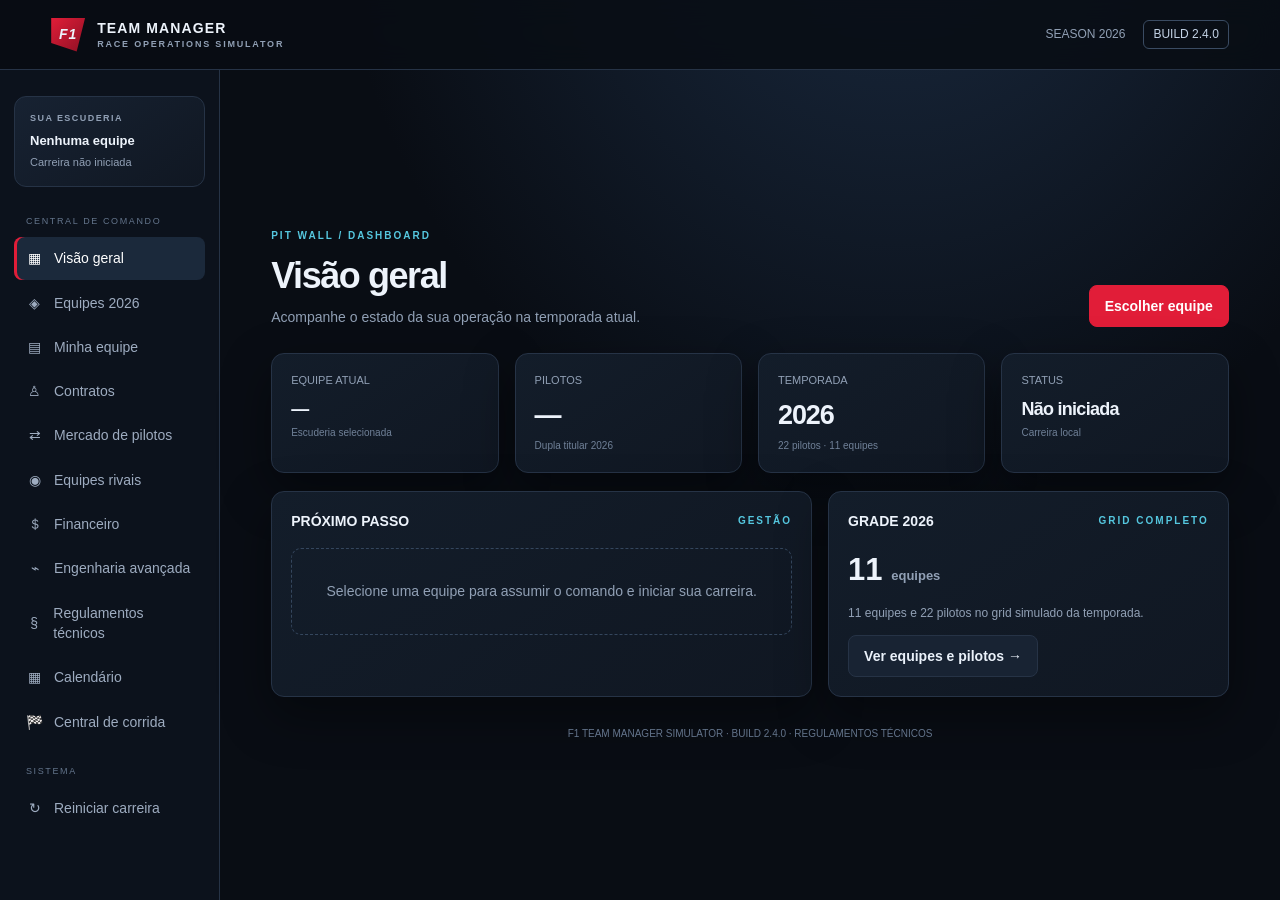
<file: F1-Team-Manager-Simulator-v2.4.0.html>
<!DOCTYPE html>
<html lang="pt-BR">
<head>
<meta charset="UTF-8">
<meta name="viewport" content="width=device-width, initial-scale=1.0">
<title>F1 Team Manager Simulator · v2.4.0</title>
<style>
:root{--bg:#090d14;--panel:#111925;--panel2:#151f2d;--line:#263346;--muted:#91a0b5;--text:#edf3fb;--accent:#e11d38;--cyan:#55c7df;--green:#48c78e;--shadow:0 18px 50px #0006}
*{box-sizing:border-box}body{margin:0;background:radial-gradient(ellipse at 70% -20%,#1b2c43 0,transparent 45%),var(--bg);color:var(--text);font:14px/1.45 Inter,Segoe UI,Arial,sans-serif}
button{font:inherit;cursor:pointer}button:focus-visible{outline:2px solid var(--cyan);outline-offset:3px}
.topbar{height:70px;border-bottom:1px solid var(--line);display:flex;align-items:center;justify-content:space-between;padding:0 4vw;background:#090d14dd;position:sticky;top:0;z-index:5;backdrop-filter:blur(14px)}
.brand{display:flex;gap:12px;align-items:center;font-weight:800;letter-spacing:.08em}.brandmark{width:34px;height:34px;background:linear-gradient(135deg,#e11d38,#8d1024);clip-path:polygon(0 0,100% 0,75% 100%,0 75%);display:grid;place-items:center;font-style:italic}
.brand small{display:block;color:var(--muted);font-size:9px;letter-spacing:.2em;font-weight:600}.topright{display:flex;gap:18px;align-items:center;color:var(--muted);font-size:12px}.version{border:1px solid #3a4b62;border-radius:6px;padding:5px 9px;color:#c4d3e6}
.layout{display:grid;grid-template-columns:220px 1fr;min-height:calc(100vh - 70px)}aside{border-right:1px solid var(--line);padding:26px 14px;background:#0c121c}
.team-mini{padding:15px;border:1px solid var(--line);border-radius:12px;margin-bottom:28px;background:linear-gradient(145deg,#172232,#101722)}.team-mini .eyebrow{font-size:9px;color:var(--muted);letter-spacing:.16em}.team-mini strong{display:block;margin-top:7px;font-size:13px}.team-mini span{color:var(--muted);font-size:11px}
.navlabel{font-size:9px;color:#64758c;letter-spacing:.18em;padding:0 12px;margin:22px 0 9px}.nav button{width:100%;border:0;background:transparent;color:#9eacc0;text-align:left;padding:11px 12px;border-radius:8px;margin:2px 0;display:flex;gap:11px;align-items:center}.nav button:hover,.nav button.active{background:#1b293b;color:#fff}.nav button.active{box-shadow:inset 3px 0 var(--accent)}.nav i{width:17px;text-align:center;font-style:normal}
main{padding:34px clamp(20px,4vw,64px);max-width:1600px;width:100%;margin:auto}.eyebrow{font-size:10px;color:var(--cyan);letter-spacing:.2em;font-weight:700}.pagehead{display:flex;justify-content:space-between;align-items:flex-end;gap:20px;margin-bottom:26px}.pagehead h1{font-size:clamp(25px,3vw,36px);margin:7px 0 5px;letter-spacing:-.04em}.sub{color:var(--muted);margin:0}.btn{border:1px solid var(--line);border-radius:8px;padding:10px 15px;color:#eaf1fa;background:#182333;font-weight:650}.btn:hover{background:#24354b}.btn.primary{background:var(--accent);border-color:var(--accent);color:white}.btn.primary:hover{background:#f02c47}.btn:disabled{opacity:.4;cursor:not-allowed}
.grid{display:grid;gap:16px}.stats{grid-template-columns:repeat(4,minmax(0,1fr));margin-bottom:18px}.card{background:linear-gradient(145deg,#131d2a,#101722);border:1px solid var(--line);border-radius:13px;padding:19px;box-shadow:var(--shadow)}.statlabel{color:var(--muted);font-size:11px}.statvalue{font-size:27px;font-weight:800;margin:7px 0 0;letter-spacing:-.04em}.statfoot{font-size:10px;color:#708198;margin-top:3px}
.contentgrid{grid-template-columns:1.35fr 1fr}.cardhead{display:flex;justify-content:space-between;align-items:center;margin-bottom:17px}.cardhead h2{font-size:14px;margin:0}.muted{color:var(--muted)}
.teamgrid{grid-template-columns:repeat(3,minmax(0,1fr))}.teamcard{padding:0;overflow:hidden;cursor:pointer;transition:.18s;border:1px solid var(--line);background:#111a27;border-radius:12px;position:relative}.teamcard:hover{transform:translateY(-3px);border-color:#71839c}.teamcard.selected{outline:2px solid var(--cyan);border-color:var(--cyan)}.teamstripe{height:5px;background:var(--team)}.teambody{padding:16px}.teamtop{display:flex;align-items:center;justify-content:space-between;gap:8px}.teamlogo{width:38px;height:38px;border-radius:9px;background:color-mix(in srgb,var(--team) 22%,#152030);display:grid;place-items:center;font-weight:900;color:white;font-size:12px;border:1px solid color-mix(in srgb,var(--team) 55%,transparent)}.teamname{font-size:13px;font-weight:800;margin:12px 0 3px}.engine{font-size:10px;color:var(--muted)}.drivers{border-top:1px solid #263346;margin-top:13px;padding-top:11px;display:flex;flex-direction:column;gap:5px;font-size:11px}.driverline{display:flex;justify-content:space-between;gap:8px}.driverline span:last-child{color:#9eacc0}
.section{display:none}.section.active{display:block}.notice{border:1px solid #34465d;background:#152234;padding:13px 15px;border-radius:9px;color:#c2d1e3;font-size:12px;margin-bottom:17px}
.selectedhero{border:1px solid var(--line);border-radius:14px;overflow:hidden;background:linear-gradient(120deg,#172333,#0f1722);margin-bottom:18px}.heroaccent{height:7px;background:var(--team)}.heroinside{padding:25px;display:flex;justify-content:space-between;align-items:center;gap:20px}.heroinside h2{font-size:26px;margin:6px 0}.heroinside p{color:var(--muted);margin:0}.heroabbr{font-size:50px;font-weight:900;color:#ffffff20;letter-spacing:-.08em}
.drivercards{grid-template-columns:repeat(2,minmax(0,1fr))}.drivercard{display:flex;align-items:center;gap:14px}.number{font-size:27px;font-weight:900;color:var(--team);width:52px}.drivercard h3{margin:0 0 3px;font-size:14px}.drivercard p{margin:0;color:var(--muted);font-size:11px}
.empty{padding:32px;text-align:center;color:var(--muted);border:1px dashed #34465d;border-radius:10px}
.footer{margin-top:30px;color:#63748b;font-size:10px;text-align:center}
.toast{position:fixed;bottom:20px;right:20px;background:#172638;border:1px solid #3b526d;border-radius:9px;padding:12px 16px;box-shadow:var(--shadow);display:none;z-index:10}
@media(max-width:1050px){.teamgrid{grid-template-columns:repeat(2,1fr)}.stats{grid-template-columns:repeat(2,1fr)}}
@media(max-width:720px){.layout{grid-template-columns:1fr}aside{border-right:0;border-bottom:1px solid var(--line);padding:10px}.team-mini,.navlabel{display:none}.nav{display:flex;overflow:auto;gap:4px}.nav button{white-space:nowrap;width:auto;padding:9px}.nav button.active{box-shadow:inset 0 -3px var(--accent)}main{padding:24px 15px}.contentgrid{grid-template-columns:1fr}.teamgrid{grid-template-columns:1fr}.pagehead{align-items:flex-start;flex-direction:column}.topbar{padding:0 15px}.topright span:first-child{display:none}}

.devgrid{grid-template-columns:repeat(2,minmax(0,1fr));margin-bottom:16px}.devcard{position:relative;overflow:hidden}.devtop{display:flex;justify-content:space-between;gap:12px;align-items:flex-start}.devicon{width:42px;height:42px;border-radius:10px;background:#1c2b3d;display:grid;place-items:center;font-size:20px}.devlevel{font-size:11px;color:var(--cyan);font-weight:700}.devbar{height:7px;background:#253449;border-radius:99px;overflow:hidden;margin:13px 0}.devbar span{display:block;height:100%;background:linear-gradient(90deg,var(--cyan),#3b82f6);border-radius:99px}.devmeta{display:flex;justify-content:space-between;gap:10px;color:var(--muted);font-size:11px}.devcard h3{margin:13px 0 5px}.devcard p{color:var(--muted);font-size:11px;min-height:32px}.projectbox{border:1px solid #36516b;background:linear-gradient(120deg,#172a3d,#121d2a);border-radius:12px;padding:18px;margin-bottom:16px}.money{font-variant-numeric:tabular-nums}.positive{color:var(--green)}.negative{color:#ff7182}.tablewrap{overflow-x:auto}table{width:100%;border-collapse:collapse;font-size:12px}th,td{text-align:left;padding:12px 10px;border-bottom:1px solid var(--line);white-space:nowrap}th{color:var(--muted);font-size:10px;letter-spacing:.1em;font-weight:700}td strong{font-size:12px}.pill{display:inline-block;padding:4px 8px;border-radius:99px;background:#1c2b3d;color:#c4d3e6;font-size:10px}.financegrid{grid-template-columns:repeat(3,minmax(0,1fr));margin-bottom:16px}.actionrow{display:flex;gap:9px;flex-wrap:wrap}.driver-actions{margin-left:auto}.drivercard{flex-wrap:wrap}.drivercard .details{min-width:0}.drivercard .contract-meta{font-size:10px;color:var(--muted);margin-top:5px}

.weekend-stages{display:grid;grid-template-columns:repeat(7,minmax(0,1fr));gap:8px}.weekend-stage{border:1px solid var(--line);border-radius:9px;padding:10px 7px;text-align:center;background:#0e1723;color:var(--muted);font-size:10px}.weekend-stage strong{display:block;color:var(--text);font-size:11px;margin-bottom:4px}.weekend-stage.done{border-color:#347b62;background:#10251f;color:#48c78e}.weekend-stage.current{border-color:var(--cyan);background:#142a38;color:#dff8ff}.weekend-results{max-height:300px;overflow:auto}.weekend-results table{font-size:11px}.weekend-results th,.weekend-results td{padding:7px 9px}
@media(max-width:850px){.weekend-stages{grid-template-columns:repeat(4,minmax(0,1fr))}}

@media(max-width:850px){.financegrid{grid-template-columns:1fr}.devgrid{grid-template-columns:1fr}.driver-actions{margin-left:0}}

/* BUILD 1.1 · Grand Prix Weekend */
.race-layout{display:grid;grid-template-columns:minmax(0,1.7fr) minmax(280px,1fr);gap:16px;align-items:start}
.race-canvas-wrap{background:#07100e;border:1px solid #2b3b45;border-radius:13px;overflow:hidden;position:relative}
#raceCanvas{display:block;width:100%;height:auto;aspect-ratio:900/520}
.race-overlay{position:absolute;left:14px;top:13px;background:#07111ddd;border:1px solid #3b4b58;border-radius:7px;padding:7px 10px;font-size:10px;letter-spacing:.12em;color:#dce7f1}
.race-controls{display:flex;gap:8px;flex-wrap:wrap;margin-top:12px}
.race-controls .btn.selected{border-color:var(--cyan);background:#1c3545}
.race-side{display:grid;gap:14px}
.race-side .card{padding:15px}
.race-statrow{display:flex;justify-content:space-between;gap:12px;padding:8px 0;border-bottom:1px solid var(--line);font-size:12px}
.race-statrow:last-child{border:0}
.race-statrow span{color:var(--muted)}
.race-meter{height:7px;background:#273648;border-radius:99px;overflow:hidden;margin-top:5px}
.race-meter span{display:block;height:100%;background:linear-gradient(90deg,#55c7df,#48c78e);width:0}
.race-table{max-height:490px;overflow:auto}
.race-table table{font-size:11px}
.race-table th,.race-table td{padding:8px 7px}
.race-table tr.own-car{background:#1b2c40}
.race-table tr.own-car td:first-child{border-left:3px solid var(--team,var(--cyan))}
.race-controls-grid{display:grid;grid-template-columns:1fr 1fr;gap:10px}
.race-controls-grid label{display:block;color:var(--muted);font-size:10px;margin-bottom:5px}
.race-controls-grid select{width:100%;padding:10px;border:1px solid var(--line);border-radius:7px;background:#101a27;color:var(--text)}
.race-message{border:1px solid #354a60;background:#142235;border-radius:9px;padding:10px 12px;color:#c7d6e8;font-size:11px;min-height:42px}
.race-result{border:1px solid #42634f;background:#14271f;border-radius:10px;padding:14px;margin-top:12px}
@media(max-width:980px){.race-layout{grid-template-columns:1fr}}
@media(max-width:560px){.race-controls-grid{grid-template-columns:1fr}.race-controls .btn{flex:1}}


/* BUILD 0.8 · Technical car telemetry */
.telemetry-grid{display:grid;grid-template-columns:repeat(5,minmax(0,1fr));gap:10px}
.metric-card{background:#0e1723;border:1px solid #26374b;border-radius:10px;padding:13px;min-width:0}
.metric-top{display:flex;justify-content:space-between;gap:8px;align-items:center;font-size:11px;color:var(--muted)}
.metric-value{font-size:22px;font-weight:850;margin:7px 0 8px;font-variant-numeric:tabular-nums}
.metric-track{height:6px;background:#253449;border-radius:99px;overflow:hidden}
.metric-track span{display:block;height:100%;background:linear-gradient(90deg,var(--cyan),#3b82f6);border-radius:99px}
.telemetry-head{display:flex;justify-content:space-between;align-items:center;gap:12px;margin-bottom:14px}
.telemetry-head h2{font-size:14px;margin:0}
.metric-delta{font-size:10px;color:var(--green);font-weight:700}
.history-list{display:grid;gap:8px}
.history-item{display:flex;justify-content:space-between;gap:12px;align-items:center;padding:10px 12px;border:1px solid var(--line);border-radius:8px;background:#0e1723;font-size:11px}
.history-item strong{display:block;font-size:12px;margin-bottom:3px}
.history-item small{color:var(--muted)}
.comparison-grid{display:grid;grid-template-columns:repeat(2,minmax(0,1fr));gap:12px}
@media(max-width:1050px){.telemetry-grid{grid-template-columns:repeat(3,minmax(0,1fr))}}
@media(max-width:650px){.telemetry-grid{grid-template-columns:repeat(2,minmax(0,1fr))}.comparison-grid{grid-template-columns:1fr}}
.tablewrap{max-width:100%;overflow-x:auto;-webkit-overflow-scrolling:touch}.tablewrap table{min-width:620px}.race-results,.weekend-results{max-width:100%;overflow-x:auto}


.market-card{display:flex;flex-direction:column;gap:12px;min-width:0}.market-card h3{margin:0;font-size:14px}.market-meta{font-size:11px;color:var(--muted)}.market-controls{display:flex;gap:8px;align-items:center;flex-wrap:wrap;margin-top:auto}.market-controls select{min-width:110px;max-width:100%;background:#0d1724;color:var(--text);border:1px solid var(--line);border-radius:7px;padding:9px}.market-rating{font-size:24px;font-weight:850;color:var(--cyan)}.market-empty{padding:18px;color:var(--muted);border:1px dashed var(--line);border-radius:9px;text-align:center}
@media(max-width:720px){#market .stats{grid-template-columns:1fr}.market-controls select{flex:1}}

.regulation-rule{border:1px solid var(--line);border-radius:12px;padding:14px;background:var(--panel)}
#regulations .positive{font-weight:750;color:#48c78e}
</style>
</head>
<body>
<header class="topbar">
 <div class="brand"><div class="brandmark">F1</div><div>TEAM MANAGER<small>RACE OPERATIONS SIMULATOR</small></div></div>
 <div class="topright"><span id="seasonLabel">SEASON 2026</span><span class="version">BUILD 2.4.0</span></div>
</header>
<div class="layout">
<aside>
 <div class="team-mini"><div class="eyebrow">SUA ESCUDERIA</div><strong id="sideTeam">Nenhuma equipe</strong><span id="sideStatus">Carreira não iniciada</span></div>
 <div class="navlabel">CENTRAL DE COMANDO</div>
 <nav class="nav">
  <button class="active" data-page="overview"><i>▦</i> Visão geral</button>
  <button data-page="teams"><i>◈</i> Equipes 2026</button>
  <button data-page="garage"><i>▤</i> Minha equipe</button>
  <button data-page="contracts"><i>♙</i> Contratos</button>
  <button data-page="market"><i>⇄</i> Mercado de pilotos</button>
  <button data-page="rivals"><i>◉</i> Equipes rivais</button>
  <button data-page="finance"><i>＄</i> Financeiro</button>
  <button data-page="development"><i>⌁</i> Engenharia avançada</button>
  <button data-page="regulations"><i>§</i> Regulamentos técnicos</button>
  <button data-page="calendar"><i>▦</i> Calendário</button>
  <button data-page="race"><i>🏁</i> Central de corrida</button>
 </nav>
 <div class="navlabel">SISTEMA</div>
 <nav class="nav"><button id="resetBtn"><i>↻</i> Reiniciar carreira</button></nav>
</aside>
<main>
<section id="overview" class="section active">
 <div class="pagehead"><div><div class="eyebrow">PIT WALL / DASHBOARD</div><h1>Visão geral</h1><p class="sub">Acompanhe o estado da sua operação na temporada atual.</p></div><button class="btn primary" id="chooseTeamBtn">Escolher equipe</button></div>
 <div class="grid stats">
  <div class="card"><div class="statlabel">EQUIPE ATUAL</div><div class="statvalue" id="statTeam" style="font-size:18px">—</div><div class="statfoot">Escuderia selecionada</div></div>
  <div class="card"><div class="statlabel">PILOTOS</div><div class="statvalue" id="statDrivers">—</div><div class="statfoot">Dupla titular 2026</div></div>
  <div class="card"><div class="statlabel">TEMPORADA</div><div class="statvalue" id="overviewSeason">2026</div><div class="statfoot">22 pilotos · 11 equipes</div></div>
  <div class="card"><div class="statlabel">STATUS</div><div class="statvalue" id="statStatus" style="font-size:18px">Não iniciada</div><div class="statfoot">Carreira local</div></div>
 </div>
 <div class="grid contentgrid">
  <div class="card"><div class="cardhead"><h2>PRÓXIMO PASSO</h2><span class="eyebrow">GESTÃO</span></div><div id="nextStep" class="empty">Selecione uma equipe para assumir o comando e iniciar sua carreira.</div></div>
  <div class="card"><div class="cardhead"><h2>GRADE 2026</h2><span class="eyebrow">GRID COMPLETO</span></div><p style="font-size:31px;font-weight:850;margin:0">11 <span class="muted" style="font-size:13px">equipes</span></p><p class="muted" style="font-size:12px">11 equipes e 22 pilotos no grid simulado da temporada.</p><button class="btn" data-goto="teams">Ver equipes e pilotos →</button></div>
 </div>
 <div class="footer">F1 TEAM MANAGER SIMULATOR · BUILD 2.4.0 · REGULAMENTOS TÉCNICOS</div>
</section>
<section id="teams" class="section">
 <div class="pagehead"><div><div class="eyebrow">CONSTRUTORES / 2026</div><h1>Selecione sua equipe</h1><p class="sub">Escolha uma das 11 escuderias para iniciar sua trajetória.</p></div><button class="btn primary" id="takeTeamBtn" disabled>Assumir equipe</button></div>
 <div class="notice">Selecione um cartão para visualizar a equipe. A escolha será salva neste navegador quando você iniciar a carreira.</div>
 <div id="teamGrid" class="grid teamgrid"></div>
</section>
<section id="garage" class="section">
 <div class="pagehead"><div><div class="eyebrow">GARAGEM / ROSTER</div><h1>Minha equipe</h1><p class="sub">Identidade e dupla de pilotos da sua escuderia.</p></div></div>
 <div id="garageContent" class="empty">Você ainda não assumiu uma equipe.</div>
</section>

<section id="contracts" class="section">
 <div class="pagehead"><div><div class="eyebrow">DRIVER MANAGEMENT / CONTRACTS</div><h1>Contratos dos pilotos</h1><p class="sub">Acompanhe salários, duração e renovações da sua dupla.</p></div></div>
 <div class="notice">Os salários e valores de contrato são parâmetros fictícios de gameplay, não salários oficiais dos pilotos.</div>
 <div id="contractsContent" class="grid drivercards"><div class="empty">Assuma uma equipe para gerenciar os contratos.</div></div>
</section>
<section id="market" class="section">
 <div class="pagehead"><div><div class="eyebrow">DRIVER MARKET / TRANSFERS</div><h1>Mercado de pilotos</h1><p class="sub">Negocie contratações, trocas e contratos para sua escuderia.</p></div><div class="pill" id="marketCash">Caixa: —</div></div>
 <div class="notice">Os valores são fictícios e servem apenas à simulação. Pilotos de outras equipes só podem ser contratados por troca, mantendo duas vagas por equipe. Agentes livres podem ser contratados mediante proposta salarial.</div>
 <div class="grid stats" style="grid-template-columns:repeat(3,minmax(0,1fr))">
  <div class="card"><div class="statlabel">PILOTOS DISPONÍVEIS</div><div class="statvalue" id="marketAvailable">—</div><div class="statfoot">Agentes livres e pilotos negociáveis</div></div>
  <div class="card"><div class="statlabel">SUA DUPLA</div><div class="statvalue" id="marketRoster">—</div><div class="statfoot">Vagas ocupadas</div></div>
  <div class="card"><div class="statlabel">MOVIMENTAÇÕES</div><div class="statvalue" id="marketTransfers">—</div><div class="statfoot">Nesta carreira</div></div>
 </div>
 <div class="card" style="margin-bottom:16px"><div class="cardhead"><h2>AGENTES LIVRES</h2><span class="eyebrow">FREE AGENTS</span></div><div id="freeAgentList" class="grid drivercards"></div></div>
 <div class="card" style="margin-bottom:16px"><div class="cardhead"><h2>PILOTOS DE OUTRAS EQUIPES</h2><span class="eyebrow">NEGOCIAÇÃO POR TROCA</span></div><div id="rivalDriverList" class="grid drivercards"></div></div>
 <div class="card"><div class="cardhead"><h2>HISTÓRICO DE MOVIMENTAÇÕES</h2><span class="eyebrow">TRANSFER LOG</span></div><div id="transferHistory"></div></div>
</section>
<section id="rivals" class="section">
 <div class="pagehead"><div><div class="eyebrow">PADDOCK INTELLIGENCE / AI</div><h1>Inteligência das equipes rivais</h1><p class="sub">As outras escuderias administram orçamento, contratos e evolução técnica de forma autônoma a cada mês.</p></div><span class="pill">IA AUTÔNOMA · ATIVA</span></div>
 <div class="grid stats" id="rivalSummary"></div>
 <div class="card"><div class="cardhead"><h2>GESTÃO DO PADDOCK</h2><span class="eyebrow">RIVAL MANAGEMENT</span></div><div id="rivalTeamGrid" class="grid teamgrid"></div></div>
 <div class="card" style="margin-top:16px"><div class="cardhead"><h2>REGISTRO DE DECISÕES</h2><span class="eyebrow">AI ACTIVITY LOG</span></div><div id="rivalActivity"></div></div>
</section>
<section id="finance" class="section">
 <div class="pagehead"><div><div class="eyebrow">TEAM FINANCE / CONTROL</div><h1>Gestão financeira</h1><p class="sub">Controle o caixa e os custos recorrentes da escuderia.</p></div><button class="btn primary" id="advanceMonthBtn">Fechar mês</button></div>
 <div class="notice">Valores simulados para o jogo. Ao fechar o mês, a folha salarial e os custos operacionais são debitados e as receitas de patrocinadores são creditadas.</div>
 <div class="grid financegrid">
  <div class="card"><div class="statlabel">SALDO DISPONÍVEL</div><div class="statvalue money" id="cashValue">—</div><div class="statfoot">Caixa da equipe</div></div>
  <div class="card"><div class="statlabel">FOLHA SALARIAL / MÊS</div><div class="statvalue money" id="payrollValue">—</div><div class="statfoot">Salários dos dois pilotos</div></div>
  <div class="card"><div class="statlabel">CUSTO OPERACIONAL / MÊS</div><div class="statvalue money" id="operatingValue">—</div><div class="statfoot">Estrutura, logística e fábrica</div></div>
 </div>
 <div class="grid contentgrid"><div class="card"><div class="cardhead"><h2>RESUMO DO MÊS</h2><span class="pill" id="monthLabel">Mês 1</span></div><div id="financeSummary" class="muted">Assuma uma equipe para visualizar o financeiro.</div></div><div class="card"><div class="cardhead"><h2>HISTÓRICO FINANCEIRO</h2><span class="eyebrow">TRANSAÇÕES</span></div><div id="transactions" class="muted">Nenhuma movimentação.</div></div></div>
</section>
<section id="development" class="section">
 <div class="pagehead"><div><div class="eyebrow">R&D / ENGENHARIA</div><h1>Centro de engenharia</h1><p class="sub">Planeje projetos, distribua recursos e evolua cinco sistemas do monoposto.</p></div></div>
 <div class="notice">Engenharia de gameplay: mantenha até dois projetos simultâneos. Cada pesquisa tem custo e prazo próprios. Os ganhos técnicos afetam o comportamento do carro nas corridas.</div>
 <div class="grid stats">
  <div class="card"><div class="statlabel">DESEMPENHO GERAL</div><div class="statvalue" id="carRating">—</div><div class="statfoot">Índice técnico do carro</div></div>
  <div class="card"><div class="statlabel">PROJETOS CONCLUÍDOS</div><div class="statvalue" id="projectsDone">—</div><div class="statfoot">Evoluções instaladas</div></div>
  <div class="card"><div class="statlabel">PRÓXIMO PROJETO</div><div class="statvalue" id="nextProjectCost" style="font-size:20px">—</div><div class="statfoot">Custo da próxima melhoria</div></div>
  <div class="card"><div class="statlabel">CAIXA DISPONÍVEL</div><div class="statvalue" id="devCash" style="font-size:20px">—</div><div class="statfoot">Orçamento da equipe</div></div>
 </div>
 <div id="activeProject" class="projectbox"><strong>Nenhum projeto em andamento</strong><p class="muted">Escolha uma área abaixo para iniciar o desenvolvimento.</p></div>
 <div class="notice">Capacidade atual: até 2 projetos simultâneos. Os projetos avançam ao fechar cada mês. Melhorias são permanentes e podem ter efeitos complementares.</div>
 <div id="developmentTelemetry" class="card" style="margin-bottom:16px"><div class="empty">Os dados técnicos aparecerão após assumir uma equipe.</div></div>
 <div id="developmentContent" class="grid devgrid"><div class="empty">Assuma uma equipe para acessar a engenharia.</div></div>
 <div id="developmentHistoryPanel" class="card" style="margin-top:16px"><div class="empty">O histórico será exibido após concluir projetos.</div></div>
</section>
<section id="regulations" class="section">
 <div class="pagehead"><div><div class="eyebrow">FIA / TECHNICAL GOVERNANCE</div><h1>Regulamentos técnicos</h1><p class="sub">Acompanhe as regras vigentes, prepare a próxima temporada e mantenha seu carro dentro do regulamento.</p></div><span class="pill">REGULATORY OFFICE</span></div>
 <div class="notice">As mudanças são anunciadas ao fim de cada temporada e entram em vigor na seguinte. Sua equipe precisa investir na adaptação; as rivais fazem isso de forma autônoma.</div>
 <div id="regulationSummary" class="grid stats"></div>
 <div class="card" style="margin-bottom:16px"><div class="cardhead"><h2>REGULAMENTO VIGENTE</h2><span class="eyebrow">ACTIVE RULEBOOK</span></div><div id="activeRegulation"></div><div id="regulationAdaptAction" style="margin-top:14px"></div></div>
 <div class="card" style="margin-bottom:16px"><div class="cardhead"><h2>PRÓXIMA TEMPORADA</h2><span class="eyebrow">ANNOUNCED CHANGES</span></div><div id="pendingRegulation"></div></div>
 <div class="card"><div class="cardhead"><h2>HISTÓRICO REGULAMENTAR</h2><span class="eyebrow">RULEBOOK ARCHIVE</span></div><div id="regulationHistory"></div></div>
</section>

<section id="race" class="section">
 <div class="pagehead"><div><div class="eyebrow">RACE CONTROL / LIVE OPERATIONS</div><h1>Central de corrida</h1><p class="sub">Acompanhe os 22 carros e intervenha na estratégia dos seus dois pilotos.</p></div><span class="pill">SIMULAÇÃO 2D · 12 VOLTAS</span></div>
 <div class="notice">Modo híbrido: o desempenho agora considera a engenharia do carro. Potência favorece retas; aerodinâmica e chassi favorecem curvas e estabilidade; suspensão reduz desgaste dos pneus. Você controla ritmo e pit stops.</div>
 <div id="weekendPanel" class="card" style="margin-bottom:16px">
  <div class="cardhead"><div><div class="eyebrow">GRAND PRIX WEEKEND</div><h2 id="weekendTitle">Fim de semana de GP</h2></div><span class="pill" id="weekendStatus">Preparação</span></div>
  <div id="weekendStages" class="weekend-stages"></div>
  <div id="weekendSessionInfo" class="notice" style="margin:14px 0 0">Conclua as sessões na ordem para liberar a corrida.</div>
  <div id="weekendResults" style="margin-top:14px"></div>
  <div class="actionrow" style="margin-top:14px"><button class="btn primary" id="completeSessionBtn">Concluir sessão</button></div>
 </div>
 <div class="race-layout" id="raceWorkspace" style="display:none">
  <div>
   <div class="race-canvas-wrap"><canvas id="raceCanvas" width="900" height="520" aria-label="Circuito 2D com os carros da corrida"></canvas><div class="race-overlay" id="raceStatus">AGUARDANDO LARGADA</div></div>
   <div class="race-controls">
    <button class="btn primary" id="raceStartBtn">▶ Iniciar corrida</button>
    <button class="btn" id="racePauseBtn" disabled>Ⅱ Pausar</button>
    <button class="btn" id="raceResetBtn">↻ Nova corrida</button>
    <button class="btn selected" id="speed1Btn">1× Realista</button>
    <button class="btn" id="speed2Btn">2×</button>
   </div>
   <div class="grid stats" style="margin-top:14px;grid-template-columns:repeat(3,minmax(0,1fr))">
    <div class="card"><div class="statlabel">VOLTA</div><div class="statvalue" id="raceLap">— / 12</div><div class="statfoot">Progresso da prova</div></div>
    <div class="card"><div class="statlabel">TEMPO DE PROVA</div><div class="statvalue" id="raceClock">00:00</div><div class="statfoot">Tempo simulado</div></div>
    <div class="card"><div class="statlabel">CARROS NA PISTA</div><div class="statvalue" id="raceRunning">22</div><div class="statfoot">Competidores ativos</div></div>
   </div>
   <div class="card" style="margin-top:14px"><div class="cardhead"><h2>CLASSIFICAÇÃO AO VIVO</h2><span class="eyebrow">22 CARROS</span></div><div class="race-table" id="raceLeaderboard"><div class="empty">Inicie uma corrida para carregar a classificação.</div></div></div>
  </div>
  <div class="race-side">
   <div class="card"><div class="cardhead"><h2>ESTRATÉGIA DA EQUIPE</h2><span class="eyebrow">PIT WALL</span></div>
    <div class="race-controls-grid">
     <div><label for="raceDriverSelect">PILOTO CONTROLADO</label><select id="raceDriverSelect"><option value="0">Piloto 1</option><option value="1">Piloto 2</option></select></div>
     <div><label for="racePaceSelect">RITMO DE CORRIDA</label><select id="racePaceSelect"><option value="conservative">Conservador</option><option value="balanced" selected>Equilibrado</option><option value="push">Ataque</option></select></div>
     <div><label for="raceTireSelect">PNEU PARA O PIT STOP</label><select id="raceTireSelect"><option value="soft">Macio</option><option value="medium" selected>Médio</option><option value="hard">Duro</option><option value="intermediate">Intermediário</option><option value="wet">Chuva extrema</option></select></div>
     <div style="display:flex;align-items:end"><button class="btn primary" style="width:100%" id="pitCallBtn" disabled>Chamar aos boxes</button></div>
    </div>
    <div id="raceDriverStatus" style="margin-top:14px"><div class="empty">Os dados dos pilotos aparecerão durante a corrida.</div></div>
    <div id="raceMessage" class="race-message" style="margin-top:12px">Aguardando a largada. Prepare sua estratégia.</div>
   </div>
   <div class="card"><div class="cardhead"><h2>INFORMAÇÕES DA PROVA</h2><span class="eyebrow">RACE DATA</span></div>
    <div class="race-statrow"><span>Circuito</span><strong>Grand Prix Demo</strong></div>
    <div class="race-statrow"><span>Condição</span><strong>Clima dinâmico</strong></div>
    <div class="race-statrow"><span>Distância</span><strong>12 voltas</strong></div>
    <div class="race-statrow"><span>Paradas</span><strong id="racePitCount">0</strong></div>
    <div class="race-statrow"><span>Seu melhor resultado</span><strong id="raceBestResult">—</strong></div>
   </div>
   <div class="card"><div class="cardhead"><h2>CONTROLE DE PROVA</h2><span class="eyebrow">RACE CONTROL</span></div><div id="raceEventStatus"><div class="race-statrow"><span>Clima</span><strong>Seco</strong></div><div class="race-statrow"><span>Bandeira</span><strong>Verde</strong></div><p class="muted">Aguardando a largada.</p></div></div>
   <div class="card"><div class="cardhead"><h2>LEITURA DO CARRO</h2><span class="eyebrow">TELEMETRIA</span></div>
    <div class="statlabel">DESGASTE DOS PNEUS</div><div class="race-meter"><span id="tireMeter"></span></div><div class="race-statrow"><span id="tireLabel">—</span><strong id="tireValue">—</strong></div>
    <div class="statlabel" style="margin-top:12px">COMBUSTÍVEL</div><div class="race-meter"><span id="fuelMeter"></span></div><div class="race-statrow"><span>Combustível restante</span><strong id="fuelValue">—</strong></div>
   </div>
  </div>
 </div>
 <div id="raceResult" class="race-result" style="display:none"></div>
</section>

<section id="calendar" class="section">
 <div class="pagehead"><div><div class="eyebrow">RACE CONTROL / CHAMPIONSHIP</div><h1>Calendário da temporada</h1><p class="sub">Temporada jogável de 12 etapas, estatísticas individuais e histórico de campeonatos.</p></div><div style="display:flex;gap:8px;flex-wrap:wrap"><button class="btn" id="nextSeasonBtn" style="display:none">Iniciar próxima temporada →</button><button class="btn primary" id="calendarRaceBtn" disabled>Ir para a próxima etapa →</button></div></div>
 <div id="calendarSummary" class="grid stats"></div>
 <div class="card"><div class="cardhead"><h2>ETAPAS DO CAMPEONATO</h2><span class="eyebrow">12 ROUNDS</span></div><div id="calendarList"></div></div>
 <div class="grid comparison-grid" style="margin-top:16px"><div class="card"><div class="cardhead"><h2>CAMPEONATO DE PILOTOS</h2><span class="eyebrow">DRIVERS</span></div><div id="driverStandings"></div></div><div class="card"><div class="cardhead"><h2>CAMPEONATO DE CONSTRUTORES</h2><span class="eyebrow">TEAMS</span></div><div id="constructorStandings"></div></div></div>
 <div class="card" style="margin-top:16px"><div class="cardhead"><h2>HISTÓRICO DE TEMPORADAS</h2><span class="eyebrow">SEASON ARCHIVE</span></div><div id="seasonHistory"></div></div>
</section>
</main>
</div>
<div class="toast" id="toast" role="status" aria-live="polite"></div>
<script>
const TEAMS = [
 {id:"mclaren",name:"McLaren",full:"McLaren Mastercard F1 Team",abbr:"MCL",color:"#ff8700",engine:"Mercedes",drivers:[["1","Lando Norris","Reino Unido"],["81","Oscar Piastri","Austrália"]]},
 {id:"mercedes",name:"Mercedes",full:"Mercedes-AMG PETRONAS F1 Team",abbr:"MER",color:"#00a19c",engine:"Mercedes",drivers:[["63","George Russell","Reino Unido"],["12","Kimi Antonelli","Itália"]]},
 {id:"redbull",name:"Red Bull Racing",full:"Oracle Red Bull Racing",abbr:"RBR",color:"#3671c6",engine:"Red Bull Ford",drivers:[["3","Max Verstappen","Países Baixos"],["6","Isack Hadjar","França"]]},
 {id:"ferrari",name:"Ferrari",full:"Scuderia Ferrari HP",abbr:"FER",color:"#e80020",engine:"Ferrari",drivers:[["16","Charles Leclerc","Mônaco"],["44","Lewis Hamilton","Reino Unido"]]},
 {id:"williams",name:"Williams",full:"Atlassian Williams F1 Team",abbr:"WIL",color:"#1868db",engine:"Mercedes",drivers:[["23","Alexander Albon","Tailândia"],["55","Carlos Sainz","Espanha"]]},
 {id:"racingbulls",name:"Racing Bulls",full:"Visa Cash App Racing Bulls",abbr:"VCARB",color:"#6692ff",engine:"Red Bull Ford",drivers:[["30","Liam Lawson","Nova Zelândia"],["41","Arvid Lindblad","Reino Unido"]]},
 {id:"astonmartin",name:"Aston Martin",full:"Aston Martin Aramco F1 Team",abbr:"AMR",color:"#00665e",engine:"Honda",drivers:[["14","Fernando Alonso","Espanha"],["18","Lance Stroll","Canadá"]]},
 {id:"haas",name:"Haas",full:"TGR Haas F1 Team",abbr:"HAA",color:"#b6babd",engine:"Ferrari",drivers:[["31","Esteban Ocon","França"],["87","Oliver Bearman","Reino Unido"]]},
 {id:"audi",name:"Audi",full:"Audi Revolut F1 Team",abbr:"AUD",color:"#d8dce2",engine:"Audi",drivers:[["27","Nico Hülkenberg","Alemanha"],["5","Gabriel Bortoleto","Brasil"]]},
 {id:"alpine",name:"Alpine",full:"BWT Alpine F1 Team",abbr:"ALP",color:"#ff69b4",engine:"Mercedes",drivers:[["10","Pierre Gasly","França"],["43","Franco Colapinto","Argentina"]]},
 {id:"cadillac",name:"Cadillac",full:"Cadillac Formula 1 Team",abbr:"CAD",color:"#d6bd83",engine:"Ferrari",drivers:[["11","Sergio Pérez","México"],["77","Valtteri Bottas","Finlândia"]]}
];
// Parâmetros de jogo fictícios: ratings e salários não representam contratos reais.
const DRIVER_GAME_DATA={
 "Lando Norris":[94,6.0],"Oscar Piastri":[92,5.2],"George Russell":[91,5.0],"Kimi Antonelli":[84,2.0],"Max Verstappen":[97,7.0],"Isack Hadjar":[82,1.5],"Charles Leclerc":[94,6.2],"Lewis Hamilton":[93,6.5],"Alexander Albon":[87,3.0],"Carlos Sainz":[90,4.8],"Liam Lawson":[83,1.8],"Arvid Lindblad":[78,1.0],"Fernando Alonso":[91,4.0],"Lance Stroll":[82,2.5],"Esteban Ocon":[86,3.2],"Oliver Bearman":[83,1.8],"Nico Hülkenberg":[86,3.0],"Gabriel Bortoleto":[82,1.6],"Pierre Gasly":[88,3.5],"Franco Colapinto":[80,1.4],"Sergio Pérez":[88,3.8],"Valtteri Bottas":[87,3.4]
};
const TEAM_BUDGET={mclaren:145,mercedes:140,redbull:142,ferrari:143,williams:85,racingbulls:78,astonmartin:105,haas:72,audi:95,alpine:82,cadillac:90};
// Base técnica fictícia por equipe. Os projetos de P&D evoluem estes valores.
const TEAM_BASE_CAR={
 mclaren:{speed:87,cornering:88,stability:86,efficiency:85,tires:86},
 mercedes:{speed:86,cornering:86,stability:88,efficiency:87,tires:86},
 redbull:{speed:88,cornering:87,stability:85,efficiency:83,tires:84},
 ferrari:{speed:87,cornering:88,stability:85,efficiency:84,tires:83},
 williams:{speed:79,cornering:78,stability:79,efficiency:80,tires:78},
 racingbulls:{speed:77,cornering:78,stability:77,efficiency:76,tires:77},
 astonmartin:{speed:81,cornering:82,stability:81,efficiency:80,tires:79},
 haas:{speed:77,cornering:76,stability:77,efficiency:77,tires:76},
 audi:{speed:79,cornering:80,stability:79,efficiency:78,tires:79},
 alpine:{speed:78,cornering:79,stability:77,efficiency:78,tires:77},
 cadillac:{speed:76,cornering:76,stability:76,efficiency:76,tires:76}
};
const SEASON_CALENDAR=[
 {id:'bahrain',name:'GP do Bahrein',country:'Bahrein',circuit:'Bahrain International Circuit',laps:12},
 {id:'jeddah',name:'GP da Arábia Saudita',country:'Arábia Saudita',circuit:'Jeddah Corniche Circuit',laps:12},
 {id:'australia',name:'GP da Austrália',country:'Austrália',circuit:'Albert Park',laps:12},
 {id:'japan',name:'GP do Japão',country:'Japão',circuit:'Suzuka International Racing Course',laps:12},
 {id:'miami',name:'GP de Miami',country:'Estados Unidos',circuit:'Miami International Autodrome',laps:12},
 {id:'monaco',name:'GP de Mônaco',country:'Mônaco',circuit:'Circuit de Monaco',laps:12},
 {id:'spain',name:'GP da Espanha',country:'Espanha',circuit:'Circuit de Barcelona-Catalunya',laps:12},
 {id:'britain',name:'GP da Grã-Bretanha',country:'Reino Unido',circuit:'Silverstone Circuit',laps:12},
 {id:'belgium',name:'GP da Bélgica',country:'Bélgica',circuit:'Circuit de Spa-Francorchamps',laps:12},
 {id:'italy',name:'GP da Itália',country:'Itália',circuit:'Autodromo Nazionale Monza',laps:12},
 {id:'singapore',name:'GP de Singapura',country:'Singapura',circuit:'Marina Bay Street Circuit',laps:12},
 {id:'abu-dhabi',name:'GP de Abu Dhabi',country:'Emirados Árabes Unidos',circuit:'Yas Marina Circuit',laps:12}
];
const STORE="ftms_v05_career"; const OLD_STORE="ftms_v04_career"; const LEGACY_STORE="ftms_v03_career";
let selectedId=null,career=null; const $=id=>document.getElementById(id);
const money=n=>new Intl.NumberFormat('pt-BR',{style:'currency',currency:'USD',maximumFractionDigits:1,notation:'compact'}).format(n*1e6);
function team(id){return TEAMS.find(t=>t.id===id)}
function toast(msg){const el=$("toast");el.textContent=msg;el.style.display="block";clearTimeout(toast.timer);toast.timer=setTimeout(()=>el.style.display="none",2600)}
function escapeHTML(value){return String(value??"").replace(/[&<>"']/g,ch=>({"&":"&amp;","<":"&lt;",">":"&gt;",'"':"&quot;","'":"&#39;"}[ch]));}
function save(){try{localStorage.setItem(STORE,JSON.stringify(career));return true;}catch(e){toast("Não foi possível salvar neste navegador.");return false;}}
const REGULATION_RULES=[
 {id:'aero-floor',label:'Geometria do assoalho',description:'Revisão da flexibilidade e das dimensões do assoalho. Exige reotimização aerodinâmica.',stat:'cornering',penalty:3,area:'Aerodinâmica'},
 {id:'power-energy',label:'Gestão de energia',description:'Limites revisados para recuperação e entrega de energia da unidade de potência.',stat:'speed',penalty:3,area:'Unidade de potência'},
 {id:'minimum-weight',label:'Peso mínimo do carro',description:'Aumento da exigência de componentes estruturais e distribuição de massa.',stat:'stability',penalty:2,area:'Chassi'},
 {id:'tire-construction',label:'Construção dos pneus',description:'Nova especificação de carcaça exige recalibração de suspensão e equilíbrio.',stat:'tires',penalty:3,area:'Suspensão'},
 {id:'cooling-ducts',label:'Dutos de refrigeração',description:'Restrições nos dutos de refrigeração exigem reorganização do fluxo interno.',stat:'reliability',penalty:3,area:'Refrigeração'}
];
function generateRegulation(season){
 const pool=REGULATION_RULES.slice();for(let i=pool.length-1;i>0;i--){const j=Math.floor(Math.random()*(i+1));[pool[i],pool[j]]=[pool[j],pool[i]];}
 const changes=pool.slice(0,2).map(rule=>({...rule}));
 return {season,title:`Pacote técnico ${season}`,announced:true,changes};
}
function normalizeRegulations(saved,season=2026){
 const cleanPackage=(pkg,fallbackSeason)=>{if(!pkg||typeof pkg!=='object')return null;const changes=Array.isArray(pkg.changes)?pkg.changes.map(c=>REGULATION_RULES.find(r=>r.id===c?.id)).filter(Boolean).slice(0,2):[];return {season:Math.max(2026,Math.floor(Number(pkg.season)||fallbackSeason)),title:String(pkg.title||`Pacote técnico ${fallbackSeason}`).slice(0,80),announced:pkg.announced!==false,changes};};
 const active=cleanPackage(saved?.active,season)||{season,title:'Regulamento-base',announced:true,changes:[]};
 const pending=cleanPackage(saved?.pending,season+1);
 const history=Array.isArray(saved?.history)?saved.history.slice(-20).map(x=>cleanPackage(x,season)).filter(Boolean):[];
 return {active,pending,history,adaptedSeason:Number.isInteger(saved?.adaptedSeason)?saved.adaptedSeason:null};
}
function regulationAdaptationCost(){return +(TEAM_BUDGET[career.teamId]*.028).toFixed(2);}
function isRegulationAdapted(teamId){if(!career?.regulations)return true;if(teamId===career.teamId)return career.regulations.adaptedSeason===career.season;return career.rivalAI?.[teamId]?.regulationAdaptedSeason===career.season;}
function adaptToRegulations(){
 if(!career)return false;const rules=career.regulations?.active;if(!rules?.changes?.length){career.regulations.adaptedSeason=career.season;save();renderAll();toast('Sua equipe já está alinhada ao regulamento vigente.');return true;}
 if(isRegulationAdapted(career.teamId)){toast('Sua equipe já está adaptada ao regulamento atual.');return false;}
 const cost=regulationAdaptationCost();if(career.cash<cost){toast(`Caixa insuficiente. A adaptação custa ${money(cost)}.`);return false;}
 career.cash=+(career.cash-cost).toFixed(2);career.regulations.adaptedSeason=career.season;career.transactions.unshift({label:`Adaptação regulamentar · temporada ${career.season}`,amount:-cost,type:'expense',month:career.month});career.transactions=career.transactions.slice(0,100);save();renderAll();toast('Carro adaptado ao novo regulamento.');return true;
}
function adaptRivalsToRegulations(){
 if(!career?.regulations)return;for(const t of TEAMS){if(t.id===career.teamId)continue;const ai=career.rivalAI[t.id];const cost=+(TEAM_BUDGET[t.id]*.026).toFixed(2);if(ai.cash>=cost){ai.cash=+(ai.cash-cost).toFixed(2);ai.regulationAdaptedSeason=career.season;rivalLog(t.id,`Adaptou o carro ao regulamento ${career.season}.`);}else{ai.regulationAdaptedSeason=null;rivalLog(t.id,'Não conseguiu financiar a adaptação regulamentar completa.');}}
}
function renderRegulations(){
 const summary=$('regulationSummary'),active=$('activeRegulation'),pending=$('pendingRegulation'),action=$('regulationAdaptAction'),history=$('regulationHistory');if(!career){summary.innerHTML=active.innerHTML=pending.innerHTML=history.innerHTML='<div class="empty">Inicie uma carreira para acompanhar os regulamentos.</div>';action.innerHTML='';return;}
 career.regulations=normalizeRegulations(career.regulations,career.season);
 const current=career.regulations.active,upcoming=career.regulations.pending,adapted=isRegulationAdapted(career.teamId),cost=regulationAdaptationCost();
 summary.innerHTML=`<div class="card"><div class="statlabel">TEMPORADA ATUAL</div><div class="statvalue">${career.season}</div></div><div class="card"><div class="statlabel">REGRAS VIGENTES</div><div class="statvalue">${current.changes.length}</div></div><div class="card"><div class="statlabel">STATUS DA EQUIPE</div><div class="statvalue" style="font-size:18px">${adapted?'Adaptada':'Pendente'}</div></div><div class="card"><div class="statlabel">CUSTO DE ADAPTAÇÃO</div><div class="statvalue" style="font-size:20px">${money(cost)}</div></div>`;
 active.innerHTML=`<h3>${escapeHTML(current.title)} · ${current.season}</h3>${current.changes.length?`<div class="grid" style="grid-template-columns:repeat(auto-fit,minmax(220px,1fr));margin-top:12px">${current.changes.map(c=>`<article class="card"><strong>${escapeHTML(c.label)}</strong><p class="muted">${escapeHTML(c.description)}</p><span class="pill">Área: ${escapeHTML(c.area)}</span></article>`).join('')}</div>`:'<p class="muted">Regulamento inicial da categoria. Nenhuma alteração técnica especial está ativa.</p>'}`;
 action.innerHTML=current.changes.length?(adapted?'<span class="positive">✓ Sua equipe está adaptada às regras vigentes.</span>':`<p class="muted">Sem adaptação, seu carro perde desempenho nas áreas afetadas até receber o pacote de atualização.</p><button class="btn primary" id="adaptRegulationBtn">Adaptar carro · ${money(cost)}</button>`):'<span class="positive">✓ Regulamento-base ativo.</span>';
 pending.innerHTML=upcoming?`<span class="pill">Anunciado para ${upcoming.season}</span><h3>${escapeHTML(upcoming.title)}</h3><p class="muted">Estas mudanças entrarão em vigor quando você iniciar a próxima temporada.</p><div class="grid" style="grid-template-columns:repeat(auto-fit,minmax(220px,1fr));margin-top:12px">${upcoming.changes.map(c=>`<article class="card"><strong>${escapeHTML(c.label)}</strong><p class="muted">${escapeHTML(c.description)}</p><span class="pill">Área: ${escapeHTML(c.area)}</span></article>`).join('')}</div>`:'<div class="empty">O próximo pacote será anunciado quando a temporada atual for concluída.</div>';
 const rows=career.regulations.history.slice().reverse();history.innerHTML=rows.length?`<div class="history-list">${rows.map(r=>`<div class="history-item"><div><strong>${escapeHTML(r.title)}</strong><small>Temporada ${r.season}</small></div><span class="metric-delta">${r.changes.length} alteração(ões)</span></div>`).join('')}</div>`:'<div class="empty">O histórico será preenchido conforme novos regulamentos entrarem em vigor.</div>';
 $('adaptRegulationBtn')?.addEventListener('click',adaptToRegulations);
}

function normalizeCareer(data){
 if(!data||typeof data!=="object"||!team(data.teamId))return null;
 const base=makeCareer(data.teamId);
 const number=(value,fallback,min=0)=>{const n=Number(value);return Number.isFinite(n)&&n>=min?n:fallback;};
 const normalized={...base,...data};
 normalized.season=Math.max(2026,Math.floor(number(data.season,2026,2026)));
 normalized.month=Math.floor(number(data.month,1,1));
 normalized.regulations=normalizeRegulations(data.regulations,normalized.season);
 normalized.cash=number(data.cash,base.cash);
 normalized.operatingCost=number(data.operatingCost,base.operatingCost);
 normalized.sponsorIncome=number(data.sponsorIncome,base.sponsorIncome);
 normalized.contracts=base.contracts.map(driver=>{const saved=Array.isArray(data.contracts)?data.contracts.find(c=>String(c.number)===driver.number):null;return {...driver,salary:number(saved?.salary,driver.salary),years:Math.min(5,Math.max(1,Math.floor(number(saved?.years,driver.years,1))))};});
 const legacyContracts=normalized.contracts.map(d=>({...d}));
 normalized.market=normalizeMarket(data.market);
 normalized.rivalAI=normalizeRivalAI(data.rivalAI);
 if(!data.market){normalized.market.rosters[normalized.teamId]=normalized.market.rosters[normalized.teamId].map(d=>{const old=legacyContracts.find(x=>String(x.number)===String(d.number)||x.name===d.name);return old?{...d,salary:old.salary,years:old.years,rating:old.rating??d.rating,nationality:old.nationality??d.nationality}:d;});}
 normalized.contracts=normalized.market.rosters[normalized.teamId].map(d=>({...d}));
 normalized.development={};
 for(const key of Object.keys(DEV_PARTS)){const level=number(data.development?.[key],1,1);normalized.development[key]=Math.min(5,Math.floor(level));}
 normalized.transactions=Array.isArray(data.transactions)?data.transactions.slice(0,100).filter(x=>x&&typeof x==="object").map(x=>({label:String(x.label??"Movimentação" ).slice(0,120),amount:number(x.amount,0),type:["income","expense","info"].includes(x.type)?x.type:"info",month:Math.max(1,Math.floor(number(x.month,1,1)))})):base.transactions;
 normalized.developmentHistory=Array.isArray(data.developmentHistory)?data.developmentHistory.slice(-40).filter(x=>x&&typeof x==="object"&&DEV_PARTS[x.key]).map(x=>{const snapshot=value=>value&&typeof value==="object"?{speed:number(value.speed,0),cornering:number(value.cornering,0),stability:number(value.stability,0),efficiency:number(value.efficiency,0),tires:number(value.tires,0),reliability:number(value.reliability,0),overall:number(value.overall,0)}:null;return {key:x.key,name:DEV_PARTS[x.key].name,level:Math.min(5,Math.max(1,Math.floor(number(x.level,1,1)))),month:Math.max(1,Math.floor(number(x.month,1,1))),before:snapshot(x.before),after:snapshot(x.after)};}):[];
 normalized.projectsDone=Math.max(0,Math.floor(number(data.projectsDone,normalized.developmentHistory.length)));
 normalized.teamPoints=Math.max(0,number(data.teamPoints,0));
 const savedCalendar=data.calendar&&typeof data.calendar==='object'?data.calendar:{};
 const completed=Array.isArray(savedCalendar.completedRounds)?savedCalendar.completedRounds.map(v=>Math.floor(number(v,-1,0))).filter(v=>v>=0&&v<SEASON_CALENDAR.length):[];
 const completedRounds=[...new Set(completed)].sort((a,b)=>a-b);const firstPending=SEASON_CALENDAR.findIndex((_,index)=>!completedRounds.includes(index));normalized.calendar={currentRound:firstPending<0?SEASON_CALENDAR.length:firstPending,completedRounds,seasonComplete:completedRounds.length===SEASON_CALENDAR.length};
 const savedWeekend=data.weekend&&typeof data.weekend==='object'?data.weekend:null;
 normalized.weekend=savedWeekend&&Number.isInteger(savedWeekend.round)&&savedWeekend.round>=0&&savedWeekend.round<SEASON_CALENDAR.length?{
  round:savedWeekend.round,sessionIndex:Math.min(7,Math.max(0,Math.floor(number(savedWeekend.sessionIndex,0,0)))),
  practiceResults:savedWeekend.practiceResults&&typeof savedWeekend.practiceResults==='object'?savedWeekend.practiceResults:{},
  qualifying:savedWeekend.qualifying&&typeof savedWeekend.qualifying==='object'?savedWeekend.qualifying:{Q1:[],Q2:[],Q3:[]},
  gridOrder:Array.isArray(savedWeekend.gridOrder)?savedWeekend.gridOrder.filter(name=>RACE_DRIVERS.some(d=>d.name===name)).slice(0,22):[],
  setupBonus:Math.max(0,Math.min(.012,number(savedWeekend.setupBonus,0))),raceSnapshot:savedWeekend.raceSnapshot&&typeof savedWeekend.raceSnapshot==='object'&&Array.isArray(savedWeekend.raceSnapshot.cars)?{round:Math.floor(number(savedWeekend.raceSnapshot.round,-1,-1)),eventId:String(savedWeekend.raceSnapshot.eventId||'').slice(0,40),elapsed:number(savedWeekend.raceSnapshot.elapsed,0),weather:['dry','cloudy','lightRain','heavyRain'].includes(savedWeekend.raceSnapshot.weather)?savedWeekend.raceSnapshot.weather:'dry',trackWetness:Math.max(0,Math.min(1,number(savedWeekend.raceSnapshot.trackWetness,0))),flag:['green','yellow','vsc','safety','red'].includes(savedWeekend.raceSnapshot.flag)?savedWeekend.raceSnapshot.flag:'green',flagEndsAt:number(savedWeekend.raceSnapshot.flagEndsAt,0),nextEventAt:number(savedWeekend.raceSnapshot.nextEventAt,0),redFlag:!!savedWeekend.raceSnapshot.redFlag,redFlagCount:Math.min(1,Math.max(0,Math.floor(number(savedWeekend.raceSnapshot.redFlagCount,0)))),eventText:String(savedWeekend.raceSnapshot.eventText||'Corrida retomada.').slice(0,180),eventLog:Array.isArray(savedWeekend.raceSnapshot.eventLog)?savedWeekend.raceSnapshot.eventLog.slice(0,8).map(e=>({time:number(e?.time,0),message:String(e?.message||'').slice(0,180)})):[],cars:savedWeekend.raceSnapshot.cars.slice(0,22).filter(x=>x&&typeof x.name==='string'&&(RACE_DRIVERS.some(d=>d.name===x.name)||Object.values(data.market?.rosters||{}).some(list=>Array.isArray(list)&&list.some(d=>d.name===x.name)))).map(x=>({name:x.name.slice(0,60),progress:number(x.progress,0,-1),velocity:Math.max(.55,Math.min(1.12,number(x.velocity,1))),wear:Math.max(0,Math.min(1,number(x.wear,0))),fuel:Math.max(0,Math.min(100,number(x.fuel,100))),tire:['soft','medium','hard','intermediate','wet'].includes(x.tire)?x.tire:'medium',pace:['push','balanced','conservative'].includes(x.pace)?x.pace:'balanced',pitRequested:!!x.pitRequested,pitTimer:Math.max(0,number(x.pitTimer,0)),pitStops:Math.max(0,Math.floor(number(x.pitStops,0))),finished:!!x.finished,retired:!!x.retired,damage:Math.max(0,Math.min(100,number(x.damage,0))),finishTime:x.finishTime===null||x.finishTime===undefined?null:number(x.finishTime,0),requestedTire:['soft','medium','hard','intermediate','wet'].includes(x.requestedTire)?x.requestedTire:null,nextTire:['soft','medium','hard','intermediate','wet'].includes(x.nextTire)?x.nextTire:null}))}:null,completed:!!savedWeekend.completed
 }:null;
 normalized.raceHistory=Array.isArray(data.raceHistory)?data.raceHistory.slice(0,100).filter(x=>x&&typeof x==="object").map(x=>({...x,round:Number.isInteger(x.round)?x.round:null,circuit:String(x.circuit||"Etapa anterior").slice(0,80),month:Math.max(1,Math.floor(number(x.month,1,1))),points:Math.max(0,number(x.points,0)),poleDriver:typeof x.poleDriver==="string"?x.poleDriver.slice(0,60):null,positions:Array.isArray(x.positions)?x.positions.filter(pos=>pos&&typeof pos.name==="string").map(pos=>({name:pos.name.slice(0,60),position:Math.max(1,Math.floor(number(pos.position,1,1)))})):[],driverResults:Array.isArray(x.driverResults)?x.driverResults.filter(d=>d&&typeof d.name==="string").slice(0,22).map(d=>({name:d.name.slice(0,60),teamId:String(d.teamId||"").slice(0,40),team:String(d.team||"Equipe").slice(0,60),position:Math.max(1,Math.floor(number(d.position,99,1))),points:Math.max(0,number(d.points,0))})):[]})):[ ];
 normalized.seasonHistory=Array.isArray(data.seasonHistory)?data.seasonHistory.slice(-30).filter(x=>x&&typeof x==="object"&&Number.isInteger(x.season)).map(x=>({season:x.season,champion:String(x.champion||"—").slice(0,60),constructorChampion:String(x.constructorChampion||"—").slice(0,60),races:Math.max(0,Math.floor(number(x.races,0))),drivers:Array.isArray(x.drivers)?x.drivers.slice(0,22).map(d=>({name:String(d.name||"—").slice(0,60),team:String(d.team||"—").slice(0,60),points:Math.max(0,number(d.points,0)),wins:Math.max(0,Math.floor(number(d.wins,0))),podiums:Math.max(0,Math.floor(number(d.podiums,0))),poles:Math.max(0,Math.floor(number(d.poles,0))),starts:Math.max(0,Math.floor(number(d.starts,0))),best:Math.max(1,Math.floor(number(d.best,99,1))),average:number(d.average,0)})):[],constructors:Array.isArray(x.constructors)?x.constructors.slice(0,11).map(t=>({team:String(t.team||"—").slice(0,60),points:Math.max(0,number(t.points,0)),wins:Math.max(0,Math.floor(number(t.wins,0))),podiums:Math.max(0,Math.floor(number(t.podiums,0)))})):[]})):[];
 const legacyProject=data.activeProject;
 const savedProjects=Array.isArray(data.activeProjects)?data.activeProjects:(legacyProject?[legacyProject]:[]);
 normalized.activeProjects=savedProjects.slice(0,MAX_ACTIVE_PROJECTS).filter(project=>project&&DEV_PARTS[project.key]&&normalized.development[project.key]<5&&Math.floor(number(project.targetLevel,0,1))===normalized.development[project.key]+1).map(project=>({key:project.key,name:DEV_PARTS[project.key].name,targetLevel:normalized.development[project.key]+1,cost:number(project.cost,devCostForLevel(project.key,normalized.development[project.key])),startedMonth:Math.max(1,Math.floor(number(project.startedMonth,normalized.month,1))),duration:Math.max(1,Math.min(3,Math.floor(number(project.duration,Array.isArray(data.activeProjects)?DEV_PARTS[project.key].duration:1,1)))),progress:Math.max(0,Math.min(2,Math.floor(number(project.progress,0))))}));
 normalized.activeProject=normalized.activeProjects[0]||null;
 return normalized;
}
function devCostForLevel(key,level){return +(DEV_PARTS[key].base*Math.pow(level,1.55)).toFixed(1);}
const FREE_AGENT_SEED=[
 {name:'Theo Martins',number:90,nationality:'Brasil',rating:79,salary:1.2,potential:88,years:2},
 {name:'Luca Moretti',number:91,nationality:'Itália',rating:81,salary:1.5,potential:89,years:2},
 {name:'Ethan Cole',number:92,nationality:'Reino Unido',rating:77,salary:0.9,potential:86,years:3},
 {name:'Mateo Alvarez',number:93,nationality:'Espanha',rating:80,salary:1.3,potential:87,years:2},
 {name:'Noah Schneider',number:94,nationality:'Alemanha',rating:78,salary:1.0,potential:85,years:3},
 {name:'Alexandre Dubois',number:95,nationality:'França',rating:82,salary:1.7,potential:88,years:2}
];
const RIVAL_PROFILES={
 mclaren:{name:'Desenvolvedora',style:'Investe continuamente em desempenho',research:1.18,spend:1.08,risk:.62},
 mercedes:{name:'Estratégica',style:'Equilíbrio entre engenharia e caixa',research:1.08,spend:1.0,risk:.48},
 redbull:{name:'Agressiva',style:'Busca desempenho imediato',research:1.2,spend:1.16,risk:.72},
 ferrari:{name:'Competitiva',style:'Investe para disputar vitórias',research:1.15,spend:1.12,risk:.58},
 williams:{name:'Construtora',style:'Crescimento gradual e controlado',research:1.0,spend:.88,risk:.4},
 racingbulls:{name:'Formadora',style:'Prioriza jovens talentos',research:1.05,spend:.9,risk:.46},
 astonmartin:{name:'Investidora',style:'Busca saltos técnicos',research:1.14,spend:1.1,risk:.6},
 haas:{name:'Econômica',style:'Protege o orçamento',research:.82,spend:.76,risk:.28},
 audi:{name:'Estruturadora',style:'Investe em evolução consistente',research:1.08,spend:.98,risk:.5},
 alpine:{name:'Reativa',style:'Corrige pontos fracos do carro',research:1.02,spend:.94,risk:.45},
 cadillac:{name:'Em formação',style:'Constrói a equipe no longo prazo',research:.95,spend:.86,risk:.36}
};
const RIVAL_DEV_KEYS=['aero','power','chassis','suspension','cooling'];
function createRivalAI(){const state={};for(const t of TEAMS){const p=RIVAL_PROFILES[t.id]||{name:'Equilibrada',style:'Gestão equilibrada',research:1,spend:1,risk:.4};state[t.id]={cash:TEAM_BUDGET[t.id]*.32,profile:p.name,style:p.style,development:{aero:1,power:1,chassis:1,suspension:1,cooling:1},projectsDone:0,lastAction:'Equipe preparada para a temporada.',regulationAdaptedSeason:2026,history:[]};}return state;}
function normalizeRivalAI(saved){const base=createRivalAI();if(!saved||typeof saved!=='object')return base;for(const t of TEAMS){const x=saved[t.id];if(!x||typeof x!=='object')continue;const p=RIVAL_PROFILES[t.id];base[t.id]={cash:Math.max(0,Math.min(500,Number.isFinite(Number(x.cash))?Number(x.cash):base[t.id].cash)),profile:p.name,style:p.style,development:{},projectsDone:Math.max(0,Math.floor(Number(x.projectsDone)||0)),lastAction:String(x.lastAction||'Gestão em andamento').slice(0,140),regulationAdaptedSeason:Number.isInteger(x.regulationAdaptedSeason)?x.regulationAdaptedSeason:null,history:Array.isArray(x.history)?x.history.slice(-30).map(v=>({month:Math.max(1,Math.floor(Number(v.month)||1)),season:Math.max(2026,Math.floor(Number(v.season)||2026)),text:String(v.text||'Decisão administrativa').slice(0,150)})):[]};for(const k of RIVAL_DEV_KEYS)base[t.id].development[k]=Math.max(1,Math.min(5,Math.floor(Number(x.development?.[k])||1)));}return base;}
function rivalLog(id,text){const a=career.rivalAI[id];a.lastAction=text;a.history.unshift({season:career.season,month:career.month,text});a.history=a.history.slice(0,30);}
function rivalTeamScore(id){const roster=career.market.rosters[id]||[];const driverScore=roster.reduce((n,d)=>n+d.rating,0)/Math.max(1,roster.length);const ai=career.rivalAI[id];const tech=Object.values(ai.development).reduce((n,v)=>n+v,0);return Math.round(driverScore*.72+tech*1.4);}
function processRivalAI(closingMonth){
 if(!career?.rivalAI||!career?.market)return;
 const free=career.market.freeAgents;
 for(const t of TEAMS){if(t.id===career.teamId)continue;const ai=career.rivalAI[t.id],roster=career.market.rosters[t.id],profile=RIVAL_PROFILES[t.id];
  const annualBudget=TEAM_BUDGET[t.id],salary=roster.reduce((n,d)=>n+d.salary,0)/12,operating=annualBudget*.0042,revenue=annualBudget*.0062;
  ai.cash=Math.max(0,Math.min(500,ai.cash+revenue-salary-operating));
  const regulationCost=+(annualBudget*.026).toFixed(2);
  if(career.regulations?.active?.changes?.length&&ai.regulationAdaptedSeason!==career.season&&ai.cash>=regulationCost){ai.cash-=regulationCost;ai.regulationAdaptedSeason=career.season;rivalLog(t.id,`Concluiu a adaptação ao regulamento ${career.season}.`);}
  // P&D autônomo: equipes priorizam áreas diferentes e só investem se puderem pagar.
  const researchChance=.34*profile.research;
  if(Math.random()<researchChance){const key=RIVAL_DEV_KEYS.slice().sort((a,b)=>ai.development[a]-ai.development[b])[0];const level=ai.development[key];if(level<5){const cost=+(annualBudget*.018*Math.pow(level,1.35)*profile.spend).toFixed(2);if(ai.cash>=cost){ai.cash-=cost;ai.development[key]++;ai.projectsDone++;rivalLog(t.id,`Evoluiu ${key==='aero'?'aerodinâmica':key==='power'?'unidade de potência':key==='chassis'?'chassi':key==='suspension'?'suspensão':'refrigeração'} para nível ${ai.development[key]}.`);}}}
  // Renovação contratual anual, com decisões condicionadas ao caixa e ao desempenho.
  if(closingMonth%12===0){for(const d of roster){d.years=Math.max(0,d.years-1);if(d.years===0){const renewalCost=d.salary*1.12;if(ai.cash>renewalCost*.22&&Math.random()<.78){d.salary=+renewalCost.toFixed(2);d.years=2;rivalLog(t.id,`Renovou com ${d.name} por mais 2 temporadas.`);}else{d.years=1;d.salary=+Math.max(.5,d.salary*.96).toFixed(2);rivalLog(t.id,`Manteve ${d.name} por mais 1 temporada em contrato ajustado.`);}}}}
  // Reposição de vaga e contratação estratégica, limitada para não esvaziar o mercado.
  if(roster.length<2&&free.length){const need=roster.length===0?99:Math.max(60,roster[0].rating-5);const candidate=free.slice().sort((a,b)=>Math.abs(b.rating-need)-Math.abs(a.rating-need)).find(d=>d.salary*1.12<=Math.max(.5,ai.cash*.18)&&d.rating>=need-7)||free.find(d=>d.salary*.9<=Math.max(.5,ai.cash*.18));if(candidate){const idx=free.findIndex(d=>d.name===candidate.name);if(idx>=0){free.splice(idx,1);roster.push({...candidate,salary:+(candidate.salary*1.08).toFixed(2),years:2});rivalLog(t.id,`Contratou ${candidate.name} para completar o elenco.`);}}}
  // Uma equipe com caixa saudável pode disputar um agente livre mesmo sem vaga imediata,
  // liberando o piloto de menor nota para manter sempre dois titulares.
  else if(free.length&&ai.cash>annualBudget*.22&&Math.random()<.13*profile.spend){const weakest=roster.slice().sort((a,b)=>a.rating-b.rating)[0];const candidate=free.filter(d=>d.rating>=weakest.rating+3&&d.salary*1.08<=ai.cash*.16).sort((a,b)=>b.rating-a.rating)[0];if(candidate){const idx=free.findIndex(d=>d.name===candidate.name);if(idx>=0){free.splice(idx,1);const seat=roster.findIndex(d=>d.name===weakest.name);free.push({...weakest,years:2});roster[seat]={...candidate,salary:+(candidate.salary*1.08).toFixed(2),years:3};rivalLog(t.id,`Substituiu ${weakest.name} por ${candidate.name} para reforçar o elenco.`);}}}
 }
 career.market.freeAgents=free.slice(0,40);syncMarketRoster();
}
function renderRivals(){const summary=$('rivalSummary'),grid=$('rivalTeamGrid'),activity=$('rivalActivity');if(!career){summary.innerHTML='<div class="empty">Inicie uma carreira para acompanhar a IA.</div>';grid.innerHTML=activity.innerHTML='';return;}const rivals=TEAMS.filter(t=>t.id!==career.teamId),states=rivals.map(t=>career.rivalAI[t.id]);summary.innerHTML=`<div class="card"><div class="statlabel">EQUIPES CONTROLADAS PELA IA</div><div class="statvalue">${rivals.length}</div><div class="statfoot">Sua equipe é controlada por você</div></div><div class="card"><div class="statlabel">PROJETOS DE RIVAIS</div><div class="statvalue">${states.reduce((n,a)=>n+a.projectsDone,0)}</div><div class="statfoot">Evoluções técnicas concluídas</div></div><div class="card"><div class="statlabel">PILOTOS NO MERCADO</div><div class="statvalue">${career.market.freeAgents.length}</div><div class="statfoot">Agentes livres disponíveis</div></div><div class="card"><div class="statlabel">TEMPORADA / MÊS</div><div class="statvalue">${career.season} / ${career.month}</div><div class="statfoot">Ciclo atual de gestão</div></div>`;
 grid.innerHTML=rivals.map(t=>{const a=career.rivalAI[t.id],roster=career.market.rosters[t.id]||[];return `<article class="card" style="border-top:3px solid ${t.color}"><div class="teamtop"><strong>${escapeHTML(t.name)}</strong><span class="pill">${escapeHTML(a.profile)}</span></div><p class="market-meta">${escapeHTML(a.style)}</p><div class="market-meta">Caixa estimado: <strong>${money(a.cash)}</strong></div><div class="market-meta">Força do conjunto: <strong>${rivalTeamScore(t.id)}/100</strong> · Projetos: ${a.projectsDone}</div><div class="market-meta" style="margin-top:8px">${roster.map(d=>`${escapeHTML(d.name)} (${d.rating})`).join(' · ')}</div><div class="market-meta" style="margin-top:8px">Última decisão: ${escapeHTML(a.lastAction)}</div><div class="grid" style="grid-template-columns:repeat(4,1fr);gap:5px;margin-top:10px">${RIVAL_DEV_KEYS.map(k=>`<div class="pill" style="text-align:center">${k.toUpperCase()} ${a.development[k]}</div>`).join('')}</div></article>`;}).join('');
 const logs=rivals.flatMap(t=>career.rivalAI[t.id].history.map(h=>({...h,team:t.name,color:t.color}))).sort((a,b)=>b.season-a.season||b.month-a.month).slice(0,35);activity.innerHTML=logs.length?`<div class="tablewrap"><table><thead><tr><th>TEMPORADA</th><th>MÊS</th><th>EQUIPE</th><th>DECISÃO</th></tr></thead><tbody>${logs.map(h=>`<tr><td>${h.season}</td><td>${h.month}</td><td><strong>${escapeHTML(h.team)}</strong></td><td>${escapeHTML(h.text)}</td></tr>`).join('')}</tbody></table></div>`:'<div class="empty">As decisões autônomas aparecerão após o primeiro fechamento de mês.</div>';
}
function createInitialMarket(){
 const rosters={};
 for(const t of TEAMS){rosters[t.id]=t.drivers.map(d=>{const g=DRIVER_GAME_DATA[d[1]]||[78,1.2];return {number:Number(d[0]),name:d[1],nationality:d[2],rating:g[0],salary:g[1],years:2,potential:Math.min(99,g[0]+(g[0]<88?7:3))};});}
 return {rosters,freeAgents:FREE_AGENT_SEED.map(d=>({...d})),history:[]};
}
function normalizeMarket(saved){
 const base=createInitialMarket();if(!saved||typeof saved!=='object')return base;
 for(const t of TEAMS){const list=saved.rosters?.[t.id];if(Array.isArray(list)&&list.length===2){base.rosters[t.id]=list.slice(0,2).map((d,i)=>({number:Math.max(1,Math.floor(Number(d.number)||90+i)),name:String(d.name||`Piloto ${i+1}`).slice(0,60),nationality:String(d.nationality||'—').slice(0,40),rating:Math.max(50,Math.min(99,Math.floor(Number(d.rating)||75))),salary:Math.max(.2,Math.min(30,Number(d.salary)||1)),years:Math.max(1,Math.min(5,Math.floor(Number(d.years)||2))),potential:Math.max(50,Math.min(99,Math.floor(Number(d.potential)||Number(d.rating)||75)))}));}}
 if(Array.isArray(saved.freeAgents))base.freeAgents=saved.freeAgents.slice(0,40).map((d,i)=>({number:Math.max(90,Math.floor(Number(d.number)||90+i)),name:String(d.name||`Agente livre ${i+1}`).slice(0,60),nationality:String(d.nationality||'—').slice(0,40),rating:Math.max(50,Math.min(99,Math.floor(Number(d.rating)||75))),salary:Math.max(.2,Math.min(30,Number(d.salary)||1)),years:Math.max(1,Math.min(5,Math.floor(Number(d.years)||2))),potential:Math.max(50,Math.min(99,Math.floor(Number(d.potential)||Number(d.rating)||75)))}));
 base.history=Array.isArray(saved.history)?saved.history.slice(0,100).map(x=>({month:Math.max(1,Math.floor(Number(x.month)||1)),season:Math.max(2026,Math.floor(Number(x.season)||2026)),description:String(x.description||'Movimentação registrada').slice(0,180),fee:Math.max(0,Number(x.fee)||0)})):[];
 return base;
}
function syncMarketRoster(){
 if(!career?.market)return;
 const all=[];
 for(const t of TEAMS){const roster=career.market.rosters[t.id]||[];t.drivers=roster.map(d=>[String(d.number),d.name,d.nationality]);for(const d of roster)all.push({teamId:t.id,team:t.name,color:t.color,name:d.name,rating:d.rating,number:d.number,nationality:d.nationality,salary:d.salary,years:d.years,potential:d.potential});}
 RACE_DRIVERS.splice(0,RACE_DRIVERS.length,...all);
 career.contracts=(career.market.rosters[career.teamId]||[]).map(d=>({...d}));
}
function marketOfferSalary(driver,ratio){return +(driver.salary*ratio).toFixed(2);}
function renderMarket(){
 const free=$('freeAgentList'),rivals=$('rivalDriverList');if(!career){free.innerHTML=rivals.innerHTML='<div class="market-empty">Assuma uma equipe para acessar o mercado.</div>';return;}
 syncMarketRoster();const own=career.market.rosters[career.teamId]||[];const freeAgents=career.market.freeAgents||[];const other=TEAMS.filter(t=>t.id!==career.teamId).flatMap(t=>(career.market.rosters[t.id]||[]).map(d=>({...d,teamId:t.id,teamName:t.name,color:t.color})));
 $('marketCash').textContent=`Caixa: ${money(career.cash)}`;$('marketAvailable').textContent=freeAgents.length+other.length;$('marketRoster').textContent=`${own.length}/2`;$('marketTransfers').textContent=career.market.history.length;
 free.innerHTML=freeAgents.length?freeAgents.map(d=>`<article class="card market-card"><div class="market-top"><span class="pill">AGENTE LIVRE</span><span class="market-rating">${d.rating}<small style="font-size:10px;color:var(--muted)">/100</small></span></div><h3>${escapeHTML(d.name)}</h3><div class="market-meta">${escapeHTML(d.nationality)} · Potencial ${d.potential}/100</div><div class="market-meta">Pretensão: ${money(d.salary)}/ano · Vínculo proposto: 2 anos</div><div class="market-controls"><select aria-label="Piloto atual a substituir" data-free-out="${d.number}">${own.map(o=>`<option value="${escapeHTML(o.name)}">Substituir ${escapeHTML(o.name)}</option>`).join('')}</select><select aria-label="Salário oferecido a ${escapeHTML(d.name)}" data-free-offer="${d.number}"><option value="0.9">90% · ${money(marketOfferSalary(d,.9))}</option><option value="1" selected>100% · ${money(d.salary)}</option><option value="1.15">115% · ${money(marketOfferSalary(d,1.15))}</option></select><button class="btn primary" data-sign-free="${d.number}">Contratar</button></div></article>`).join(''):'<div class="market-empty">Nenhum agente livre disponível no momento.</div>';
 rivals.innerHTML=other.map(d=>`<article class="card market-card"><div class="market-top"><span class="pill">${escapeHTML(d.teamName)}</span><span class="market-rating">${d.rating}<small style="font-size:10px;color:var(--muted)">/100</small></span></div><h3>${escapeHTML(d.name)}</h3><div class="market-meta">${escapeHTML(d.nationality)} · Potencial ${d.potential}/100</div><div class="market-meta">Salário atual: ${money(d.salary)}/ano · Contrato: ${d.years} ano(s)</div><div class="market-controls"><select aria-label="Piloto da sua equipe a oferecer na troca" data-swap-out="${escapeHTML(d.name)}">${own.map(o=>`<option value="${escapeHTML(o.name)}">Trocar por ${escapeHTML(o.name)}</option>`).join('')}</select><select aria-label="Salário oferecido a ${escapeHTML(d.name)}" data-rival-offer="${escapeHTML(d.name)}"><option value="0.9">90% · ${money(marketOfferSalary(d,.9))}</option><option value="1" selected>100% · ${money(d.salary)}</option><option value="1.15">115% · ${money(marketOfferSalary(d,1.15))}</option></select><button class="btn" data-sign-rival="${escapeHTML(d.name)}">Propor troca</button></div></article>`).join('');
 const hist=$('transferHistory');hist.innerHTML=career.market.history.length?`<div class="tablewrap"><table><thead><tr><th>TEMPORADA</th><th>MÊS</th><th>MOVIMENTAÇÃO</th><th>TAXA</th></tr></thead><tbody>${career.market.history.slice().reverse().map(h=>`<tr><td>${h.season}</td><td>${h.month}</td><td>${escapeHTML(h.description)}</td><td>${h.fee?money(h.fee):'Sem taxa'}</td></tr>`).join('')}</tbody></table></div>`:'<div class="market-empty">As movimentações aparecerão aqui.</div>';
}
function marketRecord(description,fee=0){career.market.history.push({season:career.season,month:career.month,description,fee});career.market.history=career.market.history.slice(-100);career.transactions.unshift({label:description,amount:fee?-fee:0,type:fee?'expense':'info',month:career.month});career.transactions=career.transactions.slice(0,100);}
function signFreeAgent(number){
 const idx=career.market.freeAgents.findIndex(d=>String(d.number)===String(number));if(idx<0)return;const candidate=career.market.freeAgents[idx];const ratio=Number(document.querySelector(`[data-free-offer="${CSS.escape(String(number))}"]`)?.value||1);const salary=marketOfferSalary(candidate,ratio);if(ratio<1){toast(`${candidate.name} recusou a proposta. A oferta ficou abaixo da pretensão salarial.`);return;}
 if(race?.running||(career.weekend&&!career.weekend.completed)){toast('Finalize o final de semana atual antes de movimentar pilotos.');return;}
 const own=career.market.rosters[career.teamId];const outgoingName=document.querySelector(`[data-free-out=\"${CSS.escape(String(number))}\"]`)?.value;const seat=own.findIndex(d=>d.name===outgoingName);if(seat<0){toast('Selecione um piloto da sua equipe para liberar a vaga.');return;}const fee=0.8;if(career.cash<fee){toast('Saldo insuficiente para a taxa de contratação.');return;}const outgoing={...own[seat]};if(!confirm(`Contratar ${candidate.name} por ${money(salary)}/ano durante 2 anos, substituir ${outgoing.name} e pagar ${money(fee)} de taxa?`))return;
 career.market.freeAgents.splice(idx,1);career.market.freeAgents.push(outgoing);own[seat]={...candidate,salary,years:2};career.cash=+(career.cash-fee).toFixed(2);marketRecord(`${candidate.name} contratado por 2 anos; ${outgoing.name} liberado`,fee);syncMarketRoster();save();renderAll();renderMarket();toast(`${candidate.name} agora integra sua equipe.`);
}
function proposeRivalSwap(name){
 if(race?.running||(career.weekend&&!career.weekend.completed)){toast('Finalize o final de semana atual antes de movimentar pilotos.');return;}
 const targetTeam=TEAMS.find(t=>career.market.rosters[t.id]?.some(d=>d.name===name));if(!targetTeam)return;const target=career.market.rosters[targetTeam.id].find(d=>d.name===name);const own=career.market.rosters[career.teamId];const outName=document.querySelector(`[data-swap-out="${CSS.escape(name)}"]`)?.value;const seat=own.findIndex(d=>d.name===outName);if(seat<0)return;const ratio=Number(document.querySelector(`[data-rival-offer="${CSS.escape(name)}"]`)?.value||1);if(ratio<1){toast(`${name} recusou a proposta salarial.`);return;}const fee=+(target.rating*.045).toFixed(2);if(career.cash<fee){toast(`Saldo insuficiente. A taxa de transferência é ${money(fee)}.`);return;}if(!confirm(`Propor troca: ${name} (${targetTeam.name}) por ${outName}, com taxa de ${money(fee)} e salário de ${money(marketOfferSalary(target,ratio))}/ano?`))return;
 const outgoing={...own[seat]};const rivalSeat=career.market.rosters[targetTeam.id].findIndex(d=>d.name===name);career.market.rosters[targetTeam.id][rivalSeat]=outgoing;own[seat]={...target,salary:marketOfferSalary(target,ratio),years:3};career.cash=+(career.cash-fee).toFixed(2);marketRecord(`Troca: ${name} chega à ${team(career.teamId).name}; ${outgoing.name} vai para ${targetTeam.name}`,fee);syncMarketRoster();save();renderAll();renderMarket();toast('Troca concluída e elencos atualizados.');
}
function load(){
 career=null;
 try{career=normalizeCareer(JSON.parse(localStorage.getItem(STORE)||"null"));}catch(e){career=null;}
 if(!career){try{const old=JSON.parse(localStorage.getItem(OLD_STORE)||localStorage.getItem(LEGACY_STORE)||"null");career=normalizeCareer(old);if(career)save();}catch(e){career=null;}}
}
function makeCareer(id){const t=team(id);const contracts=t.drivers.map(d=>{const data=DRIVER_GAME_DATA[d[1]]||[80,2];return {number:d[0],name:d[1],nationality:d[2],rating:data[0],salary:data[1],years:2};});return {teamId:id,market:createInitialMarket(),rivalAI:createRivalAI(),regulations:normalizeRegulations(null,2026),season:2026,seasonHistory:[],calendar:{currentRound:0,completedRounds:[],seasonComplete:false},weekend:null,createdAt:new Date().toISOString(),status:"Carreira iniciada",month:1,cash:TEAM_BUDGET[id],operatingCost:TEAM_BUDGET[id]*.055, sponsorIncome:TEAM_BUDGET[id]*.09,contracts,transactions:[{label:"Investimento inicial da equipe",amount:TEAM_BUDGET[id],type:"income",month:1}],development:{aero:1,power:1,chassis:1,suspension:1,cooling:1},developmentHistory:[],projectsDone:0,activeProject:null,activeProjects:[],teamPoints:0,raceHistory:[]};}
function renderTeams(){$("teamGrid").innerHTML=TEAMS.map(t=>`<article class="teamcard ${selectedId===t.id?'selected':''}" data-team="${t.id}" style="--team:${t.color}" tabindex="0" role="button" aria-pressed="${selectedId===t.id}" aria-label="Selecionar ${t.name}"><div class="teamstripe"></div><div class="teambody"><div class="teamtop"><div class="teamlogo">${t.abbr}</div><span class="muted" style="font-size:10px">2026</span></div><div class="teamname">${t.name}</div><div class="engine">UNIDADE DE POTÊNCIA · ${t.engine}</div><div class="drivers">${t.drivers.map(d=>`<div class="driverline"><span>${d[1]}</span><span>#${d[0]}</span></div>`).join("")}</div></div></article>`).join("");document.querySelectorAll("[data-team]").forEach(el=>{el.addEventListener("click",()=>selectTeam(el.dataset.team));el.addEventListener("keydown",e=>{if(e.key==="Enter"||e.key===" "){e.preventDefault();selectTeam(el.dataset.team)}})});$("takeTeamBtn").disabled=!selectedId;}
function selectTeam(id){selectedId=id;renderTeams();toast(team(id).name+" selecionada.");}
function startCareer(){if(!selectedId)return;if(career&&!confirm("Iniciar outra carreira? O progresso atual será substituído."))return;stopRaceTimer();race=null;career=makeCareer(selectedId);save();renderAll();showPage("overview");toast("Você assumiu a "+team(selectedId).name+"!");}
function showPage(page){document.querySelectorAll(".section").forEach(s=>s.classList.toggle("active",s.id===page));$('market').addEventListener('click',event=>{const free=event.target.closest('[data-sign-free]');const rival=event.target.closest('[data-sign-rival]');if(free){signFreeAgent(free.dataset.signFree);return;}if(rival){proposeRivalSwap(rival.dataset.signRival);}});
document.querySelectorAll(".nav [data-page]").forEach(b=>b.classList.toggle("active",b.dataset.page===page));if(page==="teams")renderTeams();if(page==="market")renderMarket();if(page==="finance"||page==="contracts"||page==="development"||page==="race")renderAll();if(page==="calendar")renderCalendar();if(page==="regulations")renderRegulations();if(page==="race"){ensureWeekend();renderWeekend();if(career?.weekend?.sessionIndex===6&&!race)createRace();drawRaceTrack();}}
function payroll(){return career?career.contracts.reduce((sum,c)=>sum+c.salary/12,0):0;}
function renderContracts(t){const el=$("contractsContent");if(!t){el.innerHTML='<div class="empty">Assuma uma equipe para gerenciar os contratos.</div>';return;}el.innerHTML=career.contracts.map(c=>`<div class="card drivercard" style="--team:${t.color}"><div class="number">#${c.number}</div><div class="details"><h3>${escapeHTML(c.name)}</h3><p class="muted" style="margin:0;font-size:11px">${escapeHTML(c.nationality)} · Nota ${c.rating}/100</p><div class="contract-meta">Salário: <strong>${money(c.salary)}/ano</strong> · Duração restante: <strong>${c.years} ano(s)</strong></div></div><div class="driver-actions"><button class="btn" data-renew="${c.number}">Renovar +1 ano</button></div></div>`).join('');el.querySelectorAll('[data-renew]').forEach(b=>b.addEventListener('click',()=>renewContract(b.dataset.renew)));}
function renewContract(number){const c=career?.contracts.find(x=>x.number===number);if(!c)return;if(c.years>=5){toast("Contrato já está no limite de 5 anos.");return;}if(!confirm(`Renovar ${c.name} por mais um ano? O salário anual aumenta 10%.`))return;const old=c.salary;c.years++;c.salary=+(c.salary*1.10).toFixed(2);career.transactions.unshift({label:`Contrato renovado: ${c.name} (salário +10%)`,amount:0,type:'info',month:career.month});const md=career.market?.rosters?.[career.teamId]?.find(d=>d.name===c.name);if(md){md.salary=c.salary;md.years=c.years;}save();renderAll();toast("Contrato renovado.");}
const DEV_PARTS={
 aero:{name:"Aerodinâmica",icon:"◈",desc:"Refina asas, assoalho e eficiência aerodinâmica para ganhar desempenho em curvas.",base:8.5,stat:"Eficiência aerodinâmica",duration:1,impact:"Curvas e eficiência",tradeoff:"Pequeno aumento de arrasto em retas"},
 power:{name:"Unidade de potência",icon:"ϟ",desc:"Otimiza entrega de potência e recuperação de energia para ganhar velocidade em retas.",base:10,stat:"Potência",duration:2,impact:"Velocidade em retas",tradeoff:"Maior consumo energético"},
 chassis:{name:"Chassi",icon:"▱",desc:"Reduz massa estrutural e melhora a distribuição de peso e o equilíbrio geral.",base:7.5,stat:"Equilíbrio",duration:2,impact:"Estabilidade e equilíbrio",tradeoff:"Ganho de massa estrutural reduzido, mas custo alto"},
 suspension:{name:"Suspensão",icon:"⌁",desc:"Aprimora geometria, tração e controle do carro sobre zebras e mudanças de direção.",base:6.5,stat:"Dirigibilidade",duration:1,impact:"Tração e pneus",tradeoff:"Ajuste mais macio pode reduzir resposta em retas"},
 cooling:{name:"Refrigeração",icon:"❄",desc:"Melhora radiadores, fluxo interno e controle térmico para proteger os componentes em stints longos.",base:7.2,stat:"Confiabilidade térmica",duration:2,impact:"Eficiência e confiabilidade",tradeoff:"Retorno mais gradual, focado em stints longos"}
};
const MAX_ACTIVE_PROJECTS=2;
function devLevel(key){return career?.development?.[key]||1;}
function devCost(key){return +(DEV_PARTS[key].base*Math.pow(devLevel(key),1.55)).toFixed(1);}
function clampStat(n){return Math.max(50,Math.min(100,Math.round(n)));}
function carMetrics(levels=career?.development||{},teamId=career?.teamId){
 const base=TEAM_BASE_CAR[teamId]||{speed:70,cornering:70,stability:70,efficiency:70,tires:70};
 const lv={aero:1,power:1,chassis:1,suspension:1,cooling:1,...levels};
 const stats={
  speed:clampStat(base.speed+(lv.power-1)*4.0+(lv.aero-1)*0.8-(lv.suspension-1)*0.2),
  cornering:clampStat(base.cornering+(lv.aero-1)*4.0+(lv.suspension-1)*1.0),
  stability:clampStat(base.stability+(lv.chassis-1)*4.0+(lv.suspension-1)*1.2),
  efficiency:clampStat(base.efficiency+(lv.aero-1)*2.0+(lv.power-1)*0.5+(lv.cooling-1)*1.5),
  reliability:clampStat((base.speed+base.cornering+base.stability+base.efficiency+base.tires)/5+(lv.cooling-1)*5+(lv.chassis-1)*.7),
  tires:clampStat(base.tires+(lv.suspension-1)*4.0+(lv.chassis-1)*1.0)
 };
 if(career?.regulations?.active?.changes?.length){
  const adapted=isRegulationAdapted(teamId);
  for(const rule of career.regulations.active.changes){const key=rule.stat;if(Object.prototype.hasOwnProperty.call(stats,key)){const adjustment=adapted?1:-rule.penalty;stats[key]=clampStat(stats[key]+adjustment);}}
 }
 stats.overall=Math.round((stats.speed+stats.cornering+stats.stability+stats.efficiency+stats.tires+stats.reliability)/6);
 return stats;
}
function carScore(){return career?carMetrics().overall:0;}
const METRIC_LABELS={speed:'Velocidade',cornering:'Curvas',stability:'Estabilidade',efficiency:'Eficiência',tires:'Gestão de pneus',reliability:'Confiabilidade'};
function metricCardsHTML(stats,compare=null){return Object.entries(METRIC_LABELS).map(([key,label])=>{const delta=compare?stats[key]-compare[key]:0;return `<div class="metric-card"><div class="metric-top"><span>${label}</span>${compare?`<span class="metric-delta">${delta>0?'+' : ''}${delta||'—'}</span>`:''}</div><div class="metric-value">${stats[key]}<small style="font-size:11px;color:var(--muted)">/100</small></div><div class="metric-track"><span style="width:${stats[key]}%"></span></div></div>`;}).join('');}
function renderTelemetry(containerId,showHistory=false){const el=$(containerId);if(!el)return;if(!career){el.innerHTML='<div class="empty">Assuma uma equipe para visualizar os dados técnicos.</div>';return;}const current=carMetrics(),base=carMetrics({aero:1,power:1,chassis:1,suspension:1,cooling:1});const history=career.developmentHistory||[];el.innerHTML=`<div class="telemetry-head"><div><div class="eyebrow">CAR DATA / TELEMETRIA</div><h2>Pacote técnico atual · ${current.overall}/100</h2></div><span class="pill">${history.length} evolução(ões) registrada(s)</span></div><div class="telemetry-grid">${metricCardsHTML(current,base)}</div>${showHistory?`<div style="margin-top:18px"><div class="cardhead"><h2>HISTÓRICO DE DESENVOLVIMENTO</h2><span class="eyebrow">R&D LOG</span></div>${history.length?`<div class="history-list">${history.slice().reverse().slice(0,8).map(h=>`<div class="history-item"><div><strong>${escapeHTML(h.name)} · Nível ${h.level}</strong><small>Concluído no mês ${h.month}</small></div><span class="metric-delta">${h.before?.overall??'—'} → ${h.after?.overall??'—'} geral</span></div>`).join('')}</div>`:'<div class="empty">As melhorias concluídas aparecerão aqui.</div>'}</div>`:''}`;}

function startDevelopment(key){
 if(!career){toast("Inicie uma carreira antes de desenvolver o carro.");return false;}
 const part=DEV_PARTS[key];if(!part){toast("Área de engenharia inválida.");return false;}
 career.activeProjects=Array.isArray(career.activeProjects)?career.activeProjects:(career.activeProject?[career.activeProject]:[]);
 if(career.activeProjects.length>=MAX_ACTIVE_PROJECTS){toast("Capacidade de engenharia atingida. Conclua um projeto antes de iniciar outro.");return false;}
 if(career.activeProjects.some(p=>p.key===key)){toast("Já existe uma pesquisa ativa nesta área.");return false;}
 const level=devLevel(key);if(level>=5){toast("Esta área já atingiu o nível máximo.");return false;}
 const cash=Number(career.cash),cost=devCost(key);if(!Number.isFinite(cash)||cash<cost){toast("Saldo insuficiente para este projeto.");return false;}
 career.cash=+(cash-cost).toFixed(2);
 const project={key,name:part.name,targetLevel:level+1,cost,startedMonth:career.month,duration:part.duration,progress:0};
 career.activeProjects.push(project);career.activeProject=career.activeProjects[0]||null;
 career.transactions=Array.isArray(career.transactions)?career.transactions:[];
 career.transactions.unshift({label:`Pesquisa iniciada: ${part.name} nível ${level+1}`,amount:-cost,type:"expense",month:career.month});career.transactions=career.transactions.slice(0,30);
 if(!save()){career.cash=+(career.cash+cost).toFixed(2);career.activeProjects=career.activeProjects.filter(p=>p!==project);career.activeProject=career.activeProjects[0]||null;return false;}
 renderAll();showPage("development");toast(`${part.name}: pesquisa iniciada. Prazo estimado: ${part.duration} mês(es).`);return true;
}
function renderDevelopment(t){
 const content=$("developmentContent");if(!t){content.innerHTML='<div class="empty">Assuma uma equipe para acessar a engenharia.</div>';$('carRating').textContent=$('projectsDone').textContent=$('nextProjectCost').textContent=$('devCash').textContent='—';$('activeProject').innerHTML='<strong>Nenhum projeto em andamento</strong><p class="muted">Assuma uma equipe para começar a desenvolver o carro.</p>';renderTelemetry('developmentTelemetry');renderDevelopmentHistory();return;}
 $('carRating').textContent=carScore()+"/100";$('projectsDone').textContent=career.projectsDone||0;$('devCash').textContent=money(career.cash);
 const costs=Object.keys(DEV_PARTS).filter(k=>devLevel(k)<5).map(devCost);$('nextProjectCost').textContent=costs.length?money(Math.min(...costs)):"Nível máximo";
 career.activeProjects=Array.isArray(career.activeProjects)?career.activeProjects:(career.activeProject?[career.activeProject]:[]);career.activeProject=career.activeProjects[0]||null;
 const active=career.activeProjects;
 $('activeProject').innerHTML=active.length?`<div class="eyebrow">CENTRO DE ENGENHARIA · ${active.length}/${MAX_ACTIVE_PROJECTS} VAGAS</div><div class="grid" style="grid-template-columns:repeat(auto-fit,minmax(220px,1fr));margin-top:12px">${active.map(project=>{const part=DEV_PARTS[project.key],progress=Math.min(100,Math.round(project.progress/project.duration*100));return `<div class="card"><strong>${escapeHTML(project.name)} · Nível ${project.targetLevel}</strong><p class="muted">Investimento: ${money(project.cost)} · Prazo: ${project.duration} mês(es)</p><div class="devbar"><span style="width:${progress}%"></span></div><small class="muted">${project.progress}/${project.duration} mês(es) concluído(s)</small></div>`;}).join('')}</div>`:'<div class="eyebrow">CENTRO DE ENGENHARIA</div><strong>Nenhum projeto em andamento</strong><p class="muted">Selecione uma área para iniciar uma pesquisa. Você pode manter até dois projetos simultâneos.</p>';
 content.innerHTML=Object.entries(DEV_PARTS).map(([key,p])=>{const level=devLevel(key),cost=devCost(key),max=level>=5,activeKey=active.some(project=>project.key===key),slotsFull=active.length>=MAX_ACTIVE_PROJECTS;return `<article class="card devcard"><div class="devtop"><div class="devicon">${p.icon}</div><div class="devlevel">NÍVEL ${level}/5</div></div><h3>${p.name}</h3><p>${p.desc}</p><div class="devbar"><span style="width:${level*20}%"></span></div><div class="devmeta"><span>${p.impact}</span><strong>${level*20}%</strong></div><div class="market-meta" style="margin-top:8px">Prazo: ${p.duration} mês(es) · Próximo nível: ${money(cost)}</div><div class="market-meta" style="margin-top:6px">Compromisso técnico: ${p.tradeoff}</div><div class="actionrow" style="margin-top:15px"><button type="button" class="btn primary" data-upgrade="${key}" ${max||activeKey||slotsFull?'disabled':''}>${max?'Nível máximo':activeKey?'Pesquisa ativa':slotsFull?'Sem vaga de pesquisa':'Pesquisar · '+money(cost)}</button></div></article>`}).join('');
 renderTelemetry('developmentTelemetry');renderDevelopmentHistory();
}

function renderDevelopmentHistory(){const el=$('developmentHistoryPanel');if(!el)return;const history=career?.developmentHistory||[];el.innerHTML=`<div class="cardhead"><h2>HISTÓRICO DE EVOLUÇÃO</h2><span class="eyebrow">R&D LOG</span></div>${history.length?`<div class="history-list">${history.slice().reverse().map(h=>`<div class="history-item"><div><strong>${escapeHTML(h.name)} · Nível ${h.level}</strong><small>Concluído no mês ${h.month}</small></div><span class="metric-delta">${h.before?.overall??'—'} → ${h.after?.overall??'—'} geral</span></div>`).join('')}</div>`:'<div class="empty">As melhorias concluídas aparecerão aqui.</div>'}`;}

// --- Race Simulation 0.6: 2D top-down, strategy-driven hybrid mode ---
const RACE_LAPS=12, RACE_LAP_MS=24000;
const RACE_DRIVERS=[
 {teamId:'mclaren',team:'McLaren',color:'#ff8700',name:'Lando Norris',rating:94,number:1},{teamId:'mclaren',team:'McLaren',color:'#ff8700',name:'Oscar Piastri',rating:92,number:81},
 {teamId:'mercedes',team:'Mercedes',color:'#00a19c',name:'George Russell',rating:91,number:63},{teamId:'mercedes',team:'Mercedes',color:'#00a19c',name:'Kimi Antonelli',rating:84,number:12},
 {teamId:'redbull',team:'Red Bull',color:'#3671c6',name:'Max Verstappen',rating:97,number:3},{teamId:'redbull',team:'Red Bull',color:'#3671c6',name:'Isack Hadjar',rating:82,number:6},
 {teamId:'ferrari',team:'Ferrari',color:'#e80020',name:'Charles Leclerc',rating:94,number:16},{teamId:'ferrari',team:'Ferrari',color:'#e80020',name:'Lewis Hamilton',rating:93,number:44},
 {teamId:'williams',team:'Williams',color:'#1868db',name:'Alexander Albon',rating:87,number:23},{teamId:'williams',team:'Williams',color:'#1868db',name:'Carlos Sainz',rating:90,number:55},
 {teamId:'racingbulls',team:'Racing Bulls',color:'#6692ff',name:'Liam Lawson',rating:83,number:30},{teamId:'racingbulls',team:'Racing Bulls',color:'#6692ff',name:'Arvid Lindblad',rating:78,number:41},
 {teamId:'astonmartin',team:'Aston Martin',color:'#00665e',name:'Fernando Alonso',rating:91,number:14},{teamId:'astonmartin',team:'Aston Martin',color:'#00665e',name:'Lance Stroll',rating:82,number:18},
 {teamId:'haas',team:'Haas',color:'#b6babd',name:'Esteban Ocon',rating:86,number:31},{teamId:'haas',team:'Haas',color:'#b6babd',name:'Oliver Bearman',rating:83,number:87},
 {teamId:'audi',team:'Audi',color:'#d8dce2',name:'Nico Hülkenberg',rating:86,number:27},{teamId:'audi',team:'Audi',color:'#d8dce2',name:'Gabriel Bortoleto',rating:82,number:5},
 {teamId:'alpine',team:'Alpine',color:'#ff69b4',name:'Pierre Gasly',rating:88,number:10},{teamId:'alpine',team:'Alpine',color:'#ff69b4',name:'Franco Colapinto',rating:80,number:43},
 {teamId:'cadillac',team:'Cadillac',color:'#d6bd83',name:'Sergio Pérez',rating:88,number:11},{teamId:'cadillac',team:'Cadillac',color:'#d6bd83',name:'Valtteri Bottas',rating:87,number:77}
];
const TRACK_POINTS=[[.12,.34],[.18,.18],[.36,.12],[.55,.16],[.72,.13],[.86,.23],[.91,.40],[.86,.57],[.73,.65],[.64,.80],[.45,.84],[.29,.77],[.17,.67],[.10,.51]];
let race=null,raceTimer=null,raceLastTick=0,raceSpeed=1;
const WEATHER_LABELS={dry:"Seco",cloudy:"Nublado",lightRain:"Chuva leve",heavyRain:"Chuva forte"};
const FLAG_LABELS={green:"Verde",yellow:"Amarela",vsc:"Virtual Safety Car",safety:"Safety Car",red:"Vermelha"};
function trackPoint(progress,lane=0){const p=((progress%1)+1)%1,scaled=p*TRACK_POINTS.length,i=Math.floor(scaled),f=scaled-i,a=TRACK_POINTS[i],b=TRACK_POINTS[(i+1)%TRACK_POINTS.length];const x=(a[0]+(b[0]-a[0])*f)*900,y=(a[1]+(b[1]-a[1])*f)*520;const dx=(b[0]-a[0])*900,dy=(b[1]-a[1])*520,len=Math.hypot(dx,dy)||1;return {x:x-(dy/len)*lane,y:y+(dx/len)*lane,angle:Math.atan2(dy,dx)};}
function drawRaceTrack(){const canvas=$('raceCanvas');if(!canvas)return;const ctx=canvas.getContext('2d');ctx.clearRect(0,0,900,520);ctx.fillStyle='#10251e';ctx.fillRect(0,0,900,520);
 const path=()=>{ctx.beginPath();TRACK_POINTS.forEach((p,i)=>{const x=p[0]*900,y=p[1]*520;i?ctx.lineTo(x,y):ctx.moveTo(x,y)});ctx.closePath();};
 path();ctx.lineJoin='round';ctx.strokeStyle='#17212b';ctx.lineWidth=104;ctx.stroke();path();ctx.strokeStyle='#cbd3d8';ctx.lineWidth=78;ctx.stroke();path();ctx.strokeStyle='#3a4650';ctx.lineWidth=68;ctx.stroke();path();ctx.strokeStyle='#aeb7bd';ctx.lineWidth=2;ctx.setLineDash([14,13]);ctx.stroke();ctx.setLineDash([]);
 // Start/finish marker
 const start=trackPoint(0,0);ctx.save();ctx.translate(start.x,start.y);ctx.rotate(start.angle);for(let i=0;i<8;i++){ctx.fillStyle=i%2?'#101820':'#f4f6f8';ctx.fillRect(-3,-40+i*10,7,10);}ctx.restore();
 if(race){const ordered=[...race.cars].sort((a,b)=>a.progress-b.progress);ordered.forEach(car=>{if(car.finished)return;const lane=car.teamId===career?.teamId?(car.driverIndex===0?-9:9):(car.grid%2?12:-12);const pos=trackPoint(car.progress,lane);ctx.save();ctx.translate(pos.x,pos.y);ctx.rotate(pos.angle);ctx.fillStyle='#05080c';ctx.fillRect(-10,-5,20,10);ctx.fillStyle=car.color;ctx.fillRect(-8,-4,15,8);ctx.fillStyle='#eaf2f8';ctx.fillRect(1,-2,4,4);ctx.fillStyle='#111';ctx.fillRect(-8,-6,5,2);ctx.fillRect(-8,4,5,2);ctx.fillRect(5,-6,5,2);ctx.fillRect(5,4,5,2);if(car.teamId===career?.teamId){ctx.strokeStyle='#fff';ctx.lineWidth=1.4;ctx.strokeRect(-10,-6,21,12);}ctx.restore();});}
}
function raceMessage(msg){$('raceMessage').textContent=msg;}
const WEEKEND_SESSIONS=[
 {key:'FP1',name:'Treino livre 1',short:'TL1',description:'Primeiro contato com o circuito. Avalie o ritmo e a consistência do carro.'},
 {key:'FP2',name:'Treino livre 2',short:'TL2',description:'Sessão de acerto. Os pilotos acumulam dados para a classificação.'},
 {key:'FP3',name:'Treino livre 3',short:'TL3',description:'Últimos ajustes antes da classificação.'},
 {key:'Q1',name:'Classificação Q1',short:'Q1',description:'Os 22 pilotos participam. Os seis mais lentos são eliminados.'},
 {key:'Q2',name:'Classificação Q2',short:'Q2',description:'Os 16 restantes disputam. Mais seis são eliminados.'},
 {key:'Q3',name:'Classificação Q3',short:'Q3',description:'Os dez mais rápidos disputam a pole position e definem as dez primeiras posições.'},
 {key:'RACE',name:'Corrida',short:'GP',description:'A corrida está liberada. A ordem de largada foi definida pela classificação.'}
];
function ensureWeekend(){
 if(!career||career.calendar?.seasonComplete)return;
 const round=career.calendar?.currentRound??0;
 if(!career.weekend||career.weekend.round!==round){career.weekend={round,sessionIndex:0,practiceResults:{},qualifying:{Q1:[],Q2:[],Q3:[]},gridOrder:[],setupBonus:0,completed:false};race=null;save();}
}
function driverWeekendScore(driver,phase){
 const teamData=team(driver.teamId);const rivalLevels=career.rivalAI?.[driver.teamId]?.development;const metrics=driver.teamId===career.teamId?carMetrics():carMetrics(rivalLevels||{aero:1,power:1,chassis:1,suspension:1,cooling:1},driver.teamId);
 const teamScore=(metrics.speed+metrics.cornering+metrics.stability+metrics.efficiency+metrics.reliability*.35)/4.35;
 const phaseFactor=phase==='Q3'?1.15:phase==='Q2'?0.8:phase==='Q1'?0.45:0;
 const seeded=(driver.rating*.64+teamScore*.36)+(Math.sin((career.weekend.round+2)*13+driver.number*0.73+phaseFactor)*1.7);
 return seeded+(career.teamId===driver.teamId?0.25:0);
}
function sessionResults(drivers,phase){
 return drivers.map(d=>({name:d.name,teamId:d.teamId,team:d.team,score:driverWeekendScore(d,phase)})).sort((a,b)=>b.score-a.score).map((d,i)=>({...d,position:i+1,time:(88+(100-d.score)*.105+i*.002).toFixed(3)}));
}
function renderWeekend(){
 const panel=$('weekendPanel'),workspace=$('raceWorkspace');if(!career){panel.style.display='none';workspace.style.display='none';return;}
 if(career.calendar?.seasonComplete){panel.style.display='block';workspace.style.display='none';$('weekendTitle').textContent='Temporada concluída';$('weekendStatus').textContent='Campeonato encerrado';$('weekendStages').innerHTML='';$('weekendSessionInfo').textContent='Todos os Grandes Prêmios foram concluídos. Consulte as classificações finais no calendário.';$('weekendResults').innerHTML='';$('completeSessionBtn').style.display='none';return;}
 ensureWeekend();const w=career.weekend,event=currentGrandPrix();panel.style.display='block';$('weekendTitle').textContent=event?event.name:'Temporada concluída';
 const stage=Math.min(w.sessionIndex,6);$('weekendStatus').textContent=w.sessionIndex===7?'GP concluído':`Sessão ${stage+1}/7`;
 $('weekendStages').innerHTML=WEEKEND_SESSIONS.map((item,i)=>`<div class="weekend-stage ${i<w.sessionIndex?'done':i===w.sessionIndex?'current':''}"><strong>${item.short}</strong>${i<w.sessionIndex?'Concluído':i===w.sessionIndex?'Em andamento':'Pendente'}</div>`).join('');
 if(w.sessionIndex<6){$('weekendSessionInfo').textContent=WEEKEND_SESSIONS[w.sessionIndex].description+(w.sessionIndex>=3?` Bônus de acerto acumulado: ${(w.setupBonus*100).toFixed(2)}%.`:'');$('completeSessionBtn').style.display='inline-block';$('completeSessionBtn').disabled=false;$('completeSessionBtn').textContent=`Concluir ${WEEKEND_SESSIONS[w.sessionIndex].short} →`;workspace.style.display='none';}
 else if(w.sessionIndex===6){$('weekendSessionInfo').textContent='Classificação concluída. O grid está definido. Inicie a corrida na central abaixo.';$('completeSessionBtn').style.display='none';workspace.style.display='grid';if(!race)createRace();}
 else{$('weekendSessionInfo').textContent='Este Grande Prêmio foi concluído. Consulte o resultado e avance para a próxima etapa no calendário.';$('completeSessionBtn').style.display='none';workspace.style.display='none';}
 const q=w.qualifying||{};const latest=w.sessionIndex>=6?(q.Q3||[]):w.sessionIndex>=5?(q.Q2||[]):w.sessionIndex>=4?(q.Q1||[]):Object.values(w.practiceResults||{}).slice(-1)[0]||[];
 $('weekendResults').innerHTML=latest.length?`<div class="weekend-results"><table><thead><tr><th>POS</th><th>PILOTO</th><th>EQUIPE</th><th>TEMPO</th></tr></thead><tbody>${latest.slice(0,22).map(r=>`<tr class="${r.teamId===career.teamId?'own-car':''}"><td>${r.position}</td><td>${escapeHTML(r.name)}</td><td>${escapeHTML(r.team)}</td><td>${r.time||'—'}</td></tr>`).join('')}</tbody></table></div>`:'<div class="empty">Os resultados da sessão aparecerão aqui.</div>';
}
function completeWeekendSession(){
 if(!career)return;ensureWeekend();const w=career.weekend;if(w.sessionIndex>5)return;
 const key=WEEKEND_SESSIONS[w.sessionIndex].key;
 if(key.startsWith('FP')){const results=sessionResults(RACE_DRIVERS,key);w.practiceResults[key]=results;const own=results.filter(r=>r.teamId===career.teamId);const avgPosition=own.reduce((sum,r)=>sum+r.position,0)/Math.max(1,own.length);w.practiceResults.setupRanks=w.practiceResults.setupRanks||[];w.practiceResults.setupRanks.push(avgPosition);const average=w.practiceResults.setupRanks.reduce((sum,r)=>sum+r,0)/w.practiceResults.setupRanks.length;w.setupBonus=Math.max(0,Math.min(.012,(22-average)/21*.012));}
 else if(key==='Q1'){
  const results=sessionResults(RACE_DRIVERS,'Q1');w.qualifying.Q1=results;w.qualifying.eliminatedQ1=results.slice(16).map(x=>x.name);w.qualifying.q2Drivers=results.slice(0,16).map(x=>x.name);
 }else if(key==='Q2'){
  const drivers=(w.qualifying.q2Drivers||[]).map(name=>RACE_DRIVERS.find(d=>d.name===name)).filter(Boolean);const results=sessionResults(drivers,'Q2');w.qualifying.Q2=results;w.qualifying.eliminatedQ2=results.slice(10).map(x=>x.name);w.qualifying.q3Drivers=results.slice(0,10).map(x=>x.name);
 }else if(key==='Q3'){
  const drivers=(w.qualifying.q3Drivers||[]).map(name=>RACE_DRIVERS.find(d=>d.name===name)).filter(Boolean);const results=sessionResults(drivers,'Q3');w.qualifying.Q3=results;
  const q2=(w.qualifying.Q2||[]).slice(10).sort((a,b)=>a.position-b.position);const q1=(w.qualifying.Q1||[]).slice(16).sort((a,b)=>a.position-b.position);
  w.gridOrder=[...results,...q2,...q1].map(x=>x.name);
  if(w.gridOrder.length!==22)w.gridOrder=RACE_DRIVERS.map(d=>d.name);
 }
 w.sessionIndex++;save();renderWeekend();if(key.startsWith('FP'))toast(`${key} concluído. Dados registrados.`);else if(key.startsWith('Q'))toast(`${key} concluído. Classificação atualizada.`);
}
function currentGrandPrix(){return SEASON_CALENDAR[career?.calendar?.currentRound??0]||null;}
function createRace(){
 if(!career){toast('Assuma uma equipe antes de iniciar uma corrida.');return;}
 ensureWeekend();
 if(career.weekend.sessionIndex<6){toast('Conclua os treinos e a classificação antes da corrida.');return;}
 stopRaceTimer();const event=currentGrandPrix();if(!event){toast('Temporada concluída!');return;}
 const grid=career.weekend.gridOrder.length===RACE_DRIVERS.length?career.weekend.gridOrder:RACE_DRIVERS.map(d=>d.name);
 const ordered=grid.map(name=>RACE_DRIVERS.find(d=>d.name===name)).filter(Boolean);
 race={round:career.calendar.currentRound,eventId:event.id,cars:ordered.map((d,i)=>({ ...d,grid:i,progress:-i*.002,velocity:1,wear:0.04,fuel:100,tire:'medium',pace:'balanced',pitRequested:false,pitTimer:0,pitStops:0,finished:false,retired:false,damage:0,finishTime:null,driverIndex:d.teamId===career.teamId?RACE_DRIVERS.filter(x=>x.teamId===career.teamId).findIndex(x=>x.name===d.name):-1})),elapsed:0,running:false,finished:false,selected:0,lastMessage:'Luzes apagadas em breve.',lastSnapshotAt:0,weather:'dry',trackWetness:0,flag:'green',flagEndsAt:0,nextEventAt:14000+Math.random()*9000,redFlag:false,redFlagCount:0,eventText:'Condições estáveis. Boa corrida!',eventLog:[]};
 const snapshot=career.weekend?.raceSnapshot;if(snapshot&&snapshot.round===race.round&&snapshot.eventId===race.eventId&&snapshot.cars.length===22){race.elapsed=snapshot.elapsed;Object.assign(race,{weather:snapshot.weather||'dry',trackWetness:snapshot.trackWetness||0,flag:snapshot.flag||'green',flagEndsAt:snapshot.flagEndsAt||0,nextEventAt:snapshot.nextEventAt||race.elapsed+15000,redFlag:!!snapshot.redFlag,redFlagCount:snapshot.redFlagCount||0,eventText:snapshot.eventText||'Corrida retomada.',eventLog:Array.isArray(snapshot.eventLog)?snapshot.eventLog:[]});race.cars.forEach(car=>{const saved=snapshot.cars.find(x=>x.name===car.name);if(saved)Object.assign(car,{progress:saved.progress,velocity:saved.velocity||1,wear:saved.wear,fuel:saved.fuel,tire:saved.tire,pace:saved.pace,pitRequested:saved.pitRequested,pitTimer:saved.pitTimer,pitStops:saved.pitStops,finished:saved.finished,retired:!!saved.retired,damage:saved.damage||0,finishTime:saved.finishTime,requestedTire:saved.requestedTire,nextTire:saved.nextTire});});race.lastSnapshotAt=Math.floor(race.elapsed/5000);}
 $('raceWorkspace').style.display='grid';$('raceResult').style.display='none';$('raceStartBtn').disabled=false;$('raceStartBtn').textContent=race.redFlag?'▶ Relargar corrida':'▶ Iniciar corrida';$('racePauseBtn').disabled=true;$('raceDriverSelect').innerHTML=RACE_DRIVERS.filter(x=>x.teamId===career.teamId).map(d=>`<option value="${escapeHTML(d.name)}">${escapeHTML(d.name)}</option>`).join('');$('racePaceSelect').value='balanced';$('raceTireSelect').value='medium';raceSpeed=1;$('speed1Btn').classList.add('selected');$('speed2Btn').classList.remove('selected');$('racePitCount').textContent='0';$('raceBestResult').textContent=career.raceHistory?.length?`P${Math.min(...career.raceHistory[0].positions.map(x=>x.position))}`:'—';raceMessage(`Grid formado para ${event.name}. Prepare a estratégia e inicie a corrida.`);$('raceStatus').textContent=`ETAPA ${race.round+1} · GRID FORMADO`;const raceInfo=document.querySelector('#race .race-side .card .race-statrow strong');if(raceInfo)raceInfo.textContent=event.circuit;renderRace();drawRaceTrack();
}
function stopRaceTimer(){if(raceTimer){clearInterval(raceTimer);raceTimer=null;}}
function saveRaceSnapshot(){
 if(!career||!race||race.finished||!career.weekend||career.weekend.round!==race.round)return;
 career.weekend.raceSnapshot={round:race.round,eventId:race.eventId,elapsed:race.elapsed,weather:race.weather,trackWetness:race.trackWetness,flag:race.flag,flagEndsAt:race.flagEndsAt,nextEventAt:race.nextEventAt,redFlag:race.redFlag,redFlagCount:race.redFlagCount,eventText:race.eventText,eventLog:race.eventLog||[],cars:race.cars.map(c=>({name:c.name,progress:c.progress,velocity:c.velocity||1,wear:c.wear,fuel:c.fuel,tire:c.tire,pace:c.pace,pitRequested:c.pitRequested,pitTimer:c.pitTimer,pitStops:c.pitStops,finished:c.finished,retired:c.retired,damage:c.damage,finishTime:c.finishTime,requestedTire:c.requestedTire||null,nextTire:c.nextTire||null}))};
 save();
}
function startRace(){if(!race)createRace();if(!race||race.finished)return;if(!race.running){if(race.redFlag){race.redFlag=false;race.flag='green';race.eventText='Relargada após bandeira vermelha.';race.nextEventAt=race.elapsed+18000;raceMessage('Relargada! A corrida foi retomada após a bandeira vermelha.');}else if(race.elapsed===0)raceMessage('Largada! Acompanhe o ritmo e monitore os pneus.');race.running=true;raceLastTick=performance.now();raceTimer=setInterval(tickRace,100);$('raceStartBtn').disabled=true;$('raceStartBtn').textContent='▶ Iniciar corrida';$('racePauseBtn').disabled=false;$('raceStatus').textContent='CORRIDA EM ANDAMENTO';renderRace();}}
function pauseRace(){if(!race||!race.running)return;race.running=false;stopRaceTimer();saveRaceSnapshot();$('raceStartBtn').disabled=false;$('raceStartBtn').textContent='▶ Retomar corrida';$('racePauseBtn').disabled=true;$('raceStatus').textContent='CORRIDA PAUSADA';raceMessage('Simulação pausada. Ajuste sua estratégia antes de retomar.');}
function raceCarTechnicalFactor(car){
 const stats=car.teamId===career?.teamId?carMetrics():carMetrics(career?.rivalAI?.[car.teamId]?.development||{aero:1,power:1,chassis:1,suspension:1,cooling:1},car.teamId);
 const segment=Math.floor((((car.progress%1)+1)%1)*TRACK_POINTS.length);
 const straight=[0,2,3,5,7,9,11,13].includes(segment);
 let factor=straight?1+(stats.speed-82)*0.00072+(stats.efficiency-82)*0.00012:1+(stats.cornering-82)*0.00062+(stats.stability-82)*0.00022;
 if(car.teamId===career?.teamId)factor+=career.weekend?.setupBonus||0;
 return {factor:Math.max(.94,Math.min(1.075,factor)),tireFactor:Math.max(.88,Math.min(1.08,1-(stats.tires-82)*0.0022)),fuelFactor:Math.max(.90,Math.min(1.08,1-(stats.efficiency-82)*0.0018))};
}
function setRaceEvent(flag,message,duration=9000){
 race.flag=flag;race.flagEndsAt=flag==='green'?0:race.elapsed+duration;race.eventText=message;
 race.eventLog.unshift({time:race.elapsed,message});race.eventLog=race.eventLog.slice(0,8);raceMessage(message);
}
function triggerRaceEvent(){
 const roll=Math.random();
 if(roll<.16){race.weather=race.weather==='dry'||race.weather==='cloudy'?'lightRain':'heavyRain';race.trackWetness=Math.max(.35,race.trackWetness);setRaceEvent('yellow','Chuva começou a atingir o circuito. Avalie os pneus intermediários.',7000);return;}
 if(roll<.23&&race.weather!=='dry'){race.weather='cloudy';race.trackWetness=Math.max(0,race.trackWetness-.25);setRaceEvent('green','A chuva diminuiu. A pista começa a secar.',6500);return;}
 if(roll<.39){setRaceEvent('safety','SAFETY CAR: velocidade reduzida. Evite riscos e considere a janela de pit stop.',10000);return;}
 if(roll<.55){setRaceEvent('vsc','VIRTUAL SAFETY CAR: ritmo controlado em todo o circuito.',7500);return;}
 if(roll<.73){setRaceEvent('yellow','Bandeira amarela: setor com incidente. Proibido acelerar neste trecho.',6000);return;}
 const active=race.cars.filter(c=>!c.finished&&!c.retired&&c.pitTimer<=0);
 if(!active.length)return;
 const car=active[Math.floor(Math.random()*active.length)];
 if(roll>.965&&race.redFlagCount<1){car.damage=Math.min(100,car.damage+45);car.wear=Math.min(1,car.wear+.18);race.redFlagCount++;race.redFlag=true;race.running=false;stopRaceTimer();setRaceEvent('red',`BANDEIRA VERMELHA: incidente envolvendo ${car.name}. Corrida interrompida; pressione retomar para a relargada.`,0);$('raceStartBtn').disabled=false;$('raceStartBtn').textContent='▶ Relargar corrida';$('racePauseBtn').disabled=true;$('raceStatus').textContent='BANDEIRA VERMELHA';saveRaceSnapshot();return;}
 if(roll>.91){car.retired=true;car.finished=true;car.finishTime=Number.MAX_SAFE_INTEGER;car.damage=100;setRaceEvent(race.flag==='green'?'yellow':race.flag,`${car.name} abandonou após uma falha mecânica ou dano.`,6500);return;}
 car.progress=Math.max(0,car.progress-.035);car.wear=Math.min(1,car.wear+.12);car.damage=Math.min(100,car.damage+18);setRaceEvent('yellow',`${car.name} rodou e perdeu tempo. A equipe avalia danos no carro.`,6000);
}
function updateRaceControl(dt){
 if(race.flag!=='green'&&race.flag!=='red'&&race.elapsed>=race.flagEndsAt){setRaceEvent('green','Bandeira verde: pista liberada.',1);}
 if(race.weather==='lightRain')race.trackWetness=Math.min(.72,race.trackWetness+dt/90000);
 else if(race.weather==='heavyRain')race.trackWetness=Math.min(1,race.trackWetness+dt/65000);
 else race.trackWetness=Math.max(0,race.trackWetness-dt/120000);
 if(race.elapsed>=race.nextEventAt&&race.flag!=='red'&&!race.redFlag){triggerRaceEvent();race.nextEventAt=race.elapsed+19000+Math.random()*18000;}
}
// Física simplificada por segmento: identifica curvas pela mudança de direção da linha ideal.
function trackPhysicsAt(progress){
 const p=((progress%1)+1)%1, scaled=p*TRACK_POINTS.length, index=Math.floor(scaled);
 const prev=TRACK_POINTS[(index-1+TRACK_POINTS.length)%TRACK_POINTS.length], cur=TRACK_POINTS[index], next=TRACK_POINTS[(index+1)%TRACK_POINTS.length];
 const ax=(cur[0]-prev[0])*900, ay=(cur[1]-prev[1])*520, bx=(next[0]-cur[0])*900, by=(next[1]-cur[1])*520;
 const al=Math.hypot(ax,ay)||1, bl=Math.hypot(bx,by)||1;
 const dot=Math.max(-1,Math.min(1,(ax*bx+ay*by)/(al*bl)));
 const turn=Math.acos(dot); // radianos de mudança de direção
 const corner=Math.max(0,Math.min(1,turn/1.65));
 return {corner,straight:corner<.16,braking:corner>.34};
}
function tickRace(){
 if(!race||!race.running)return;
 const now=performance.now(),dt=Math.min(250,now-raceLastTick)*raceSpeed;raceLastTick=now;race.elapsed+=dt;updateRaceControl(dt);
 if(race.redFlag){renderRace();saveRaceSnapshot();return;}
 const flagFactor=race.flag==='safety'?.48:race.flag==='vsc'?.68:race.flag==='yellow'?.78:1;
 race.cars.forEach(car=>{
  if(car.finished)return;
  if(car.pitTimer>0){car.pitTimer-=dt;if(car.pitTimer<=0){car.pitTimer=0;car.wear=.035;car.fuel=Math.min(100,car.fuel+28);car.tire=car.nextTire||'medium';car.nextTire=null;raceMessage(`${car.name} voltou à pista com pneus ${tireName(car.tire).toLowerCase()}.`);}return;}
  const paceFactor=car.pace==='push'?1.045:car.pace==='conservative'?.965:1;
  let tireFactor=car.tire==='soft'?1.035:car.tire==='hard'?.982:1;
  if(race.trackWetness>.25){const wetSuitability=car.tire==='wet'?1.035:car.tire==='intermediate'?1.02:1-(race.trackWetness*(car.tire==='soft'?.30:.38));tireFactor*=wetSuitability;}
  else if(car.tire==='wet')tireFactor*=.94;else if(car.tire==='intermediate')tireFactor*=.975;
  const wearPenalty=1-Math.max(0,car.wear-.25)*.19;const technical=raceCarTechnicalFactor(car);const driverFactor=.965+(car.rating/100)*.065;const damagePenalty=1-(car.damage||0)*.0011;const carFactor=driverFactor*technical.factor*damagePenalty;const variation=1+Math.sin(race.elapsed/3700+car.grid*1.7)*.004;const fuelPenalty=.98+car.fuel*.0002;
  const track=trackPhysicsAt(car.progress);const stats=car.teamId===career?.teamId?carMetrics():carMetrics(career?.rivalAI?.[car.teamId]?.development||{aero:1,power:1,chassis:1,suspension:1,cooling:1},car.teamId);
  const grip= Math.max(.82,Math.min(1.08,1+(stats.cornering-82)*.0015+(stats.stability-82)*.0008-(car.wear*.12)));
  const cornerLimit=1-track.corner*(.105/grip);const targetSpeed=paceFactor*tireFactor*wearPenalty*carFactor*variation*fuelPenalty*flagFactor*cornerLimit;
  // Aceleração progressiva e frenagem mais rápida antes de curvas fechadas.
  const response=targetSpeed<(car.velocity||1)?(track.braking?.010:.006):.0038;const blend=1-Math.exp(-dt*response);car.velocity=(car.velocity||1)+(targetSpeed-(car.velocity||1))*blend;
  const speed=Math.max(.42,Math.min(1.12,car.velocity));
  const oldLap=Math.floor(car.progress);car.progress+=dt/RACE_LAP_MS*speed;const newLap=Math.floor(car.progress);car.wear=Math.min(1,car.wear+dt/RACE_LAP_MS*(car.tire==='soft'?.105:car.tire==='hard'?.045:car.tire==='wet'?.075:car.tire==='intermediate'?.07:.068)*technical.tireFactor*(1+track.corner*.12));car.fuel=Math.max(0,car.fuel-dt/RACE_LAP_MS*5.2*technical.fuelFactor);
  if(car.pitRequested&&newLap>oldLap){car.pitRequested=false;car.pitTimer=4200;car.pitStops++;car.nextTire=car.requestedTire||'medium';car.requestedTire=null;raceMessage(`${car.name} entrou nos boxes para trocar pneus.`);}
  if(car.progress>=RACE_LAPS){car.finished=true;car.finishTime=race.elapsed;}
 });
 const snapshotBucket=Math.floor(race.elapsed/5000);if(snapshotBucket>(race.lastSnapshotAt||0)){race.lastSnapshotAt=snapshotBucket;saveRaceSnapshot();}
 if(race.cars.every(c=>c.finished)){finishRace();return;}renderRace();drawRaceTrack();
}
function tireName(t){return ({soft:'Macio',medium:'Médio',hard:'Duro',intermediate:'Intermediário',wet:'Chuva extrema'})[t]||'Médio';}
function selectedRaceCar(){if(!race)return null;const selectedName=$('raceDriverSelect').value;return race.cars.find(c=>c.teamId===career?.teamId&&c.name===selectedName)||null;}
function callPit(){const car=selectedRaceCar();if(!race?.running||!car||car.finished)return;if(car.pitRequested||car.pitTimer>0){raceMessage(`${car.name} já tem uma parada programada ou está nos boxes.`);return;}car.pitRequested=true;car.requestedTire=$('raceTireSelect').value;raceMessage(`Ordem enviada: ${car.name} vai parar na próxima passagem pela linha de chegada.`);renderRace();}
function applyPace(){const car=selectedRaceCar();if(!car)return;car.pace=$('racePaceSelect').value;raceMessage(`Ritmo de ${car.name}: ${car.pace==='push'?'ataque':car.pace==='conservative'?'conservador':'equilibrado'}.`);renderRace();}
function renderRace(){if(!race)return;const cars=[...race.cars].sort((a,b)=>(a.retired?1:0)-(b.retired?1:0)||b.progress-a.progress);const own=selectedRaceCar();const lap=Math.min(RACE_LAPS,Math.max(1,Math.floor((own?.progress||0))+1));$('raceLap').textContent=`${lap} / ${RACE_LAPS}`;$('raceClock').textContent=formatRaceTime(race.elapsed);$('raceRunning').textContent=race.cars.filter(c=>!c.finished).length;$('racePitCount').textContent=race.cars.filter(c=>c.teamId===career.teamId).reduce((a,c)=>a+c.pitStops,0);$('raceLeaderboard').innerHTML=`<table><thead><tr><th>POS</th><th>PILOTO</th><th>EQUIPE</th><th>VOLTA</th><th>PNEU</th><th>STATUS</th></tr></thead><tbody>${cars.map((c,i)=>`<tr class="${c.teamId===career.teamId?'own-car':''}" style="--team:${c.color}"><td><strong>${i+1}</strong></td><td>${c.name}${c.teamId===career.teamId?' ★':''}</td><td>${c.team}</td><td>${Math.min(RACE_LAPS,Math.max(0,Math.floor(c.progress)))}/${RACE_LAPS}</td><td>${tireName(c.tire)}</td><td>${c.retired?'ABANDONO':c.finished?'FINALIZADO':'EM PROVA'}</td></tr>`).join('')}</tbody></table>`;
 if(own){$('raceDriverStatus').innerHTML=`<div class="race-statrow"><span>${own.name}</span><strong>${own.retired?'Abandono':own.finished?'Finalizado':`P${cars.findIndex(c=>c===own)+1}`}</strong></div><div class="race-statrow"><span>Ritmo</span><strong>${own.pace==='push'?'Ataque':own.pace==='conservative'?'Conservador':'Equilibrado'}</strong></div><div class="race-statrow"><span>Pneu atual</span><strong>${tireName(own.tire)}</strong></div><div class="race-statrow"><span>Paradas</span><strong>${own.pitStops}</strong></div>`;$('tireMeter').style.width=`${Math.max(0,100-own.wear*100)}%`;$('tireValue').textContent=`${Math.round(own.wear*100)}% usado`;$('tireLabel').textContent=tireName(own.tire);$('fuelMeter').style.width=`${own.fuel}%`;$('fuelValue').textContent=`${Math.round(own.fuel)}%`;$('pitCallBtn').disabled=!race.running||own.finished||own.pitRequested||own.pitTimer>0;}const weather=WEATHER_LABELS[race.weather]||'Seco';const flag=FLAG_LABELS[race.flag]||'Verde';const recommendation=race.trackWetness>.68?'Recomendação: pneus de chuva extrema.':race.trackWetness>.22?'Recomendação: pneus intermediários.':race.weather==='dry'?'Recomendação: pneus slick.':'Acompanhe a evolução da pista.';$('raceEventStatus').innerHTML=`<div class="race-statrow"><span>Clima</span><strong>${weather}</strong></div><div class="race-statrow"><span>Condição da pista</span><strong>${Math.round(race.trackWetness*100)}% molhada</strong></div><div class="race-statrow"><span>Bandeira</span><strong>${flag}</strong></div><p class="muted">${escapeHTML(race.eventText||'Pista liberada.')}<br>${recommendation}</p>`; }
function formatRaceTime(ms){const s=Math.floor(ms/1000);return `${String(Math.floor(s/60)).padStart(2,'0')}:${String(s%60).padStart(2,'0')}`;}
function finishRace(){
 if(!race||race.finished)return;
 race.running=false;race.finished=true;stopRaceTimer();
 const cars=[...race.cars].sort((a,b)=>(a.retired?1:0)-(b.retired?1:0)||a.finishTime-b.finishTime);
 const points=[25,18,15,12,10,8,6,4,2,1];
 const driverResults=cars.map((car,index)=>({name:car.name,teamId:car.teamId,team:car.team,position:index+1,status:car.retired?'Abandono':'Finalizado',points:car.retired?0:(points[index]||0)}));
 const own=cars.filter(c=>c.teamId===career.teamId);
 const earned=driverResults.filter(x=>x.teamId===career.teamId).reduce((sum,x)=>sum+x.points,0);
 career.teamPoints=(career.teamPoints||0)+earned;
 const result={season:career.season||2026,round:race.round,circuit:race.eventId,grandPrix:race.eventId,month:career.month,poleDriver:career.weekend?.qualifying?.Q3?.[0]?.name||career.weekend?.gridOrder?.[0]||null,positions:own.map(c=>({name:c.name,position:cars.indexOf(c)+1,status:c.retired?'Abandono':'Finalizado'})),driverResults,points:earned,elapsed:race.elapsed};
 career.raceHistory=career.raceHistory||[];
 if(career.weekend)career.weekend.raceSnapshot=null;
 if(!career.calendar)career.calendar={currentRound:0,completedRounds:[],seasonComplete:false};
 if(!career.calendar.completedRounds.includes(race.round)){
  career.raceHistory.unshift(result);career.raceHistory=career.raceHistory.slice(0,100);
  career.calendar.completedRounds.push(race.round);career.calendar.completedRounds.sort((a,b)=>a-b);
  career.calendar.currentRound=Math.min(SEASON_CALENDAR.length,career.calendar.currentRound+1);
  career.calendar.seasonComplete=career.calendar.completedRounds.length===SEASON_CALENDAR.length;
  if(career.weekend&&career.weekend.round===race.round){career.weekend.sessionIndex=7;career.weekend.completed=true;}
 }
 save();$('raceStartBtn').disabled=true;$('racePauseBtn').disabled=true;$('raceStatus').textContent='BANDEIRADA';$('raceRunning').textContent='0';$('raceBestResult').textContent=own.length?`P${Math.min(...own.map(c=>cars.indexOf(c)+1))}`:'—';
 const event=SEASON_CALENDAR[race.round];$('raceResult').style.display='block';
 $('raceResult').innerHTML=`<strong>🏁 ${escapeHTML(event?.name||'Corrida')} finalizado</strong><p>Seus pilotos terminaram em ${own.map(c=>`${escapeHTML(c.name)}: ${c.retired?'Abandono':`P${cars.indexOf(c)+1}`}`).join(' · ')}.</p><p>Pontos conquistados nesta etapa: <strong>${earned}</strong> · Total da equipe: <strong>${career.teamPoints}</strong>.</p><p>${career.calendar.seasonComplete?'🏆 Temporada concluída! Consulte a classificação final no calendário.':`Próxima etapa: ${escapeHTML(SEASON_CALENDAR[career.calendar.currentRound]?.name||'Temporada concluída')}.`}</p>`;
 raceMessage('Bandeirada! Resultado e pontuação registrados no campeonato.');renderRace();renderWeekend();renderCalendar();renderAll();
}

let monthClosing=false;
function closeMonth(){
 if(!career||monthClosing)return;
 monthClosing=true;const button=$("advanceMonthBtn");if(button)button.disabled=true;
 try{
  const p=payroll(),op=Number(career.operatingCost),inc=Number(career.sponsorIncome),cash=Number(career.cash);
  if(![p,op,inc,cash].every(Number.isFinite)||[p,op,inc,cash].some(v=>v<0)){toast("Dados financeiros inválidos. A carreira foi preservada.");return;}
  const net=inc-p-op;if(cash+net<0){toast("Saldo insuficiente para fechar o mês. Ajuste os contratos em uma atualização futura.");return;}
  const closingMonth=career.month;career.cash=+(cash+net).toFixed(2);career.month++;
  career.activeProjects=Array.isArray(career.activeProjects)?career.activeProjects:(career.activeProject?[career.activeProject]:[]);
  const remainingProjects=[];
  for(const project of career.activeProjects){if(!DEV_PARTS[project.key]||career.development[project.key]>=5)continue;project.progress=Math.min(project.duration||1,(project.progress||0)+1);if(project.progress>=(project.duration||1)){const before=carMetrics();career.development[project.key]=project.targetLevel;const after=carMetrics();career.developmentHistory.push({key:project.key,name:DEV_PARTS[project.key].name,level:project.targetLevel,month:closingMonth,before,after});career.developmentHistory=career.developmentHistory.slice(-40);career.projectsDone=(career.projectsDone||0)+1;career.transactions.unshift({label:`Pesquisa concluída: ${DEV_PARTS[project.key].name} nível ${project.targetLevel}`,amount:0,type:"info",month:closingMonth});}else remainingProjects.push(project);}
  career.activeProjects=remainingProjects;career.activeProject=remainingProjects[0]||null;
  processRivalAI(closingMonth);
  career.transactions.unshift({label:`Folha salarial · mês ${closingMonth}`,amount:-p,type:"expense",month:closingMonth},{label:`Custos operacionais · mês ${closingMonth}`,amount:-op,type:"expense",month:closingMonth},{label:`Receita de patrocinadores · mês ${closingMonth}`,amount:inc,type:"income",month:closingMonth});career.transactions=career.transactions.slice(0,30);
  if(save()){renderAll();toast("Mês fechado. Caixa atualizado.");}else{toast("Não foi possível confirmar o salvamento do fechamento.");}
 }finally{monthClosing=false;if(button)button.disabled=!career;}
}
function championshipTables(history=career?.raceHistory||[]){
 const drivers=new Map(RACE_DRIVERS.map(d=>[d.name,{name:d.name,teamId:d.teamId,team:d.team,points:0,wins:0,podiums:0,poles:0,starts:0,best:99,finishTotal:0}]));
 const constructors=new Map(TEAMS.map(t=>[t.id,{teamId:t.id,team:t.name,points:0,wins:0,podiums:0}]));
 history.forEach(r=>{
  const results=Array.isArray(r.driverResults)?r.driverResults:[];
  results.forEach(d=>{
   const old=drivers.get(d.name)||{name:d.name,teamId:d.teamId,team:d.team,points:0,wins:0,podiums:0,poles:0,starts:0,best:99,finishTotal:0};
   const pos=Math.max(1,Number(d.position)||99);old.points+=Number(d.points)||0;old.starts++;old.finishTotal+=pos;old.best=Math.min(old.best,pos);if(pos===1)old.wins++;if(pos<=3)old.podiums++;drivers.set(d.name,old);
   const teamOld=constructors.get(d.teamId)||{teamId:d.teamId,team:d.team,points:0,wins:0,podiums:0};teamOld.points+=Number(d.points)||0;if(pos===1)teamOld.wins++;if(pos<=3)teamOld.podiums++;constructors.set(d.teamId,teamOld);
  });
  if(r.poleDriver&&drivers.has(r.poleDriver))drivers.get(r.poleDriver).poles++;
 });
 const driverRows=[...drivers.values()].map(d=>({...d,average:d.starts?d.finishTotal/d.starts:0})).sort((a,b)=>b.points-a.points||b.wins-a.wins||b.podiums-a.podiums||a.best-b.best);
 const constructorRows=[...constructors.values()].sort((a,b)=>b.points-a.points||b.wins-a.wins||b.podiums-a.podiums);
 return {drivers:driverRows,constructors:constructorRows};
}
function archiveCurrentSeason(){
 if(!career||!career.calendar?.seasonComplete)return false;
 career.seasonHistory ||= [];
 if(career.seasonHistory.some(x=>x.season===career.season)){if(!career.regulations?.pending)career.regulations.pending=generateRegulation(career.season+1);return true;}
 const tables=championshipTables();
 const drivers=tables.drivers.map(d=>({name:d.name,team:d.team,points:d.points,wins:d.wins,podiums:d.podiums,poles:d.poles,starts:d.starts,best:d.starts?d.best:99,average:+d.average.toFixed(2)}));
 const constructors=tables.constructors.map(t=>({team:t.team,points:t.points,wins:t.wins,podiums:t.podiums}));
 career.seasonHistory.push({season:career.season,champion:drivers[0]?.points>0?drivers[0].name:'Sem campeão',constructorChampion:constructors[0]?.points>0?constructors[0].team:'Sem campeão',races:career.calendar.completedRounds.length,drivers,constructors});
 career.seasonHistory=career.seasonHistory.slice(-30);career.regulations ||= normalizeRegulations(null,career.season);if(!career.regulations.pending)career.regulations.pending=generateRegulation(career.season+1);save();return true;
}
function startNextSeason(){
 if(!career||!career.calendar?.seasonComplete)return;
 archiveCurrentSeason();
 career.regulations ||= normalizeRegulations(null,career.season);
 if(career.regulations.pending){career.regulations.active=career.regulations.pending;career.regulations.pending=null;career.regulations.history.push(career.regulations.active);career.regulations.history=career.regulations.history.slice(-20);}
 career.season=(career.season||2026)+1;career.regulations.active.season=career.season;career.regulations.adaptedSeason=null;adaptRivalsToRegulations();
 career.calendar={currentRound:0,completedRounds:[],seasonComplete:false};
 career.weekend=null;career.raceHistory=[];career.teamPoints=0;race=null;stopRaceTimer();
 save();renderAll();renderCalendar();renderWeekend();showPage('calendar');toast(`Temporada ${career.season} iniciada. Histórico anterior preservado.`);
}
function renderSeasonHistory(){
 const el=$('seasonHistory');if(!el)return;const rows=(career?.seasonHistory||[]).slice().reverse();
 el.innerHTML=rows.length?`<div class="tablewrap"><table><thead><tr><th>TEMPORADA</th><th>CAMPEÃO DE PILOTOS</th><th>CAMPEÃO DE CONSTRUTORES</th><th>GMS</th><th>ESTATÍSTICAS</th></tr></thead><tbody>${rows.map(x=>`<tr><td><strong>${x.season}</strong></td><td>${escapeHTML(x.champion)}</td><td>${escapeHTML(x.constructorChampion)}</td><td>${x.races}</td><td><details><summary style="cursor:pointer;color:var(--cyan)">Ver temporada</summary><div style="min-width:480px;padding:10px 0"><strong>Campeonato de pilotos</strong><table><thead><tr><th>#</th><th>Piloto</th><th>Equipe</th><th>PTS</th><th>Vit</th><th>Pód</th><th>Pol</th><th>Larg</th><th>Média</th></tr></thead><tbody>${(x.drivers||[]).slice(0,10).map((d,i)=>`<tr><td>${i+1}</td><td>${escapeHTML(d.name)}</td><td>${escapeHTML(d.team)}</td><td>${d.points}</td><td>${d.wins}</td><td>${d.podiums}</td><td>${d.poles}</td><td>${d.starts}</td><td>${Number(d.average||0).toFixed(1)}</td></tr>`).join('')}</tbody></table><strong style="display:block;margin-top:12px">Campeonato de construtores</strong><table><thead><tr><th>#</th><th>Equipe</th><th>PTS</th><th>Vitórias</th><th>Pódios</th></tr></thead><tbody>${(x.constructors||[]).map((t,i)=>`<tr><td>${i+1}</td><td>${escapeHTML(t.team)}</td><td>${t.points}</td><td>${t.wins}</td><td>${t.podiums}</td></tr>`).join('')}</tbody></table></div></details></td></tr>`).join('')}</tbody></table></div>`:'<div class="empty">As temporadas concluídas serão arquivadas aqui, com campeões e estatísticas finais.</div>';
}
function renderCalendar(){
 const summary=$('calendarSummary'),list=$('calendarList'),driverEl=$('driverStandings'),teamEl=$('constructorStandings'),button=$('calendarRaceBtn'),nextSeason=$('nextSeasonBtn');
 if(!career){summary.innerHTML='<div class="empty">Inicie uma carreira para acompanhar o campeonato.</div>';list.innerHTML='<div class="empty">Nenhuma temporada ativa.</div>';driverEl.innerHTML=teamEl.innerHTML='<div class="empty">Classificação indisponível.</div>';button.disabled=true;if(nextSeason)nextSeason.style.display='none';renderSeasonHistory();return;}
 career.calendar ||= {currentRound:0,completedRounds:[],seasonComplete:false};const completed=career.calendar.completedRounds||[],next=SEASON_CALENDAR[career.calendar.currentRound];
 $('seasonLabel').textContent=`SEASON ${career.season||2026}`;$('overviewSeason').textContent=career.season||2026;
 summary.innerHTML=`<div class="card"><div class="statlabel">ETAPAS CONCLUÍDAS</div><div class="statvalue">${completed.length}/${SEASON_CALENDAR.length}</div></div><div class="card"><div class="statlabel">PRÓXIMA ETAPA</div><div class="statvalue" style="font-size:18px">${next?escapeHTML(next.name):'Temporada encerrada'}</div></div><div class="card"><div class="statlabel">PONTOS DA EQUIPE</div><div class="statvalue">${career.teamPoints||0}</div></div><div class="card"><div class="statlabel">STATUS</div><div class="statvalue" style="font-size:18px">${career.calendar.seasonComplete?'Concluída':'Em andamento'}</div></div>`;
 list.innerHTML=`<div class="tablewrap"><table><thead><tr><th>ROUND</th><th>GRANDE PRÊMIO</th><th>CIRCUITO</th><th>STATUS</th><th>RESULTADO</th></tr></thead><tbody>${SEASON_CALENDAR.map((e,i)=>{const done=completed.includes(i),isNext=i===career.calendar.currentRound&&!career.calendar.seasonComplete;const result=(career.raceHistory||[]).find(r=>r.round===i);const best=result?.positions?.length?Math.min(...result.positions.map(x=>x.position)):null;return `<tr><td><strong>${String(i+1).padStart(2,'0')}</strong></td><td>${escapeHTML(e.name)}<div class="muted" style="font-size:10px">${escapeHTML(e.country)}</div></td><td>${escapeHTML(e.circuit)}</td><td><span class="pill" style="${done?'color:#48c78e':isNext?'color:#55c7df':''}">${done?'Concluído':isNext?'Próxima etapa':'Pendente'}</span></td><td>${done?(best?`Melhor P${best}`:'Concluído'):'—'}</td></tr>`;}).join('')}</tbody></table></div>`;
 const standings=championshipTables();
 driverEl.innerHTML=`<div class="tablewrap"><table><thead><tr><th>#</th><th>PILOTO</th><th>EQUIPE</th><th>PTS</th><th>VIT</th><th>PÓD</th><th>POL</th><th>LARG</th><th>MELHOR</th><th>MÉDIA</th></tr></thead><tbody>${standings.drivers.map((d,i)=>`<tr><td>${i+1}</td><td><strong>${escapeHTML(d.name)}</strong></td><td>${escapeHTML(d.team)}</td><td><strong>${d.points}</strong></td><td>${d.wins}</td><td>${d.podiums}</td><td>${d.poles}</td><td>${d.starts}</td><td>${d.starts?`P${d.best}`:'—'}</td><td>${d.starts?d.average.toFixed(1):'—'}</td></tr>`).join('')}</tbody></table></div>`;
 teamEl.innerHTML=`<div class="tablewrap"><table><thead><tr><th>#</th><th>EQUIPE</th><th>PTS</th><th>VIT</th><th>PÓD</th></tr></thead><tbody>${standings.constructors.map((t,i)=>`<tr><td>${i+1}</td><td><strong>${escapeHTML(t.team)}</strong></td><td><strong>${t.points}</strong></td><td>${t.wins}</td><td>${t.podiums}</td></tr>`).join('')}</tbody></table></div>`;
 button.disabled=!next;button.textContent=next?'Ir para a próxima etapa →':'Temporada concluída';
 if(nextSeason){nextSeason.style.display=career.calendar.seasonComplete?'inline-block':'none';nextSeason.textContent=`Iniciar temporada ${(career.season||2026)+1} →`;}
 if(career.calendar.seasonComplete)archiveCurrentSeason();renderSeasonHistory();
}
function renderFinance(t){if(!t){$("cashValue").textContent=$("payrollValue").textContent=$("operatingValue").textContent="—";$("financeSummary").textContent="Assuma uma equipe para visualizar o financeiro.";$("transactions").textContent="Nenhuma movimentação.";return;}const p=payroll(),net=career.sponsorIncome-p-career.operatingCost;$("cashValue").textContent=money(career.cash);$("payrollValue").textContent=money(p);$("operatingValue").textContent=money(career.operatingCost);$("monthLabel").textContent=`Mês ${career.month}`;$("financeSummary").innerHTML=`<p>Receita de patrocinadores: <strong class="positive">+${money(career.sponsorIncome)}</strong></p><p>Folha salarial: <strong class="negative">−${money(p)}</strong></p><p>Custos operacionais: <strong class="negative">−${money(career.operatingCost)}</strong></p><hr style="border-color:var(--line)"><p>Resultado previsto do mês: <strong class="${net>=0?'positive':'negative'}">${net>=0?'+':'−'}${money(Math.abs(net))}</strong></p>`;$("transactions").innerHTML=career.transactions.length?`<div class="tablewrap"><table><thead><tr><th>MÊS</th><th>MOVIMENTAÇÃO</th><th>VALOR</th></tr></thead><tbody>${career.transactions.map(x=>`<tr><td>${x.month}</td><td>${escapeHTML(x.label)}</td><td class="${x.type==='income'?'positive':x.type==='expense'?'negative':''}">${x.type==='info'?'Info':(x.amount>0?'+':'')+money(x.amount)}</td></tr>`).join('')}</tbody></table></div>`:'Nenhuma movimentação.';}
function renderAll(){const t=career?team(career.teamId):null;$("sideTeam").textContent=t?t.name:"Nenhuma equipe";$("sideStatus").textContent=career?`Temporada ${career.season||2026} · Mês ${career.month}`:"Carreira não iniciada";$("statTeam").textContent=t?t.name:"—";$("statDrivers").textContent=t?"02":"—";$("statStatus").textContent=career?"Em andamento":"Não iniciada";$("nextStep").className=t?"":"empty";$("nextStep").innerHTML=t?`<strong>${t.name} está sob seu comando.</strong><p class="muted">Caixa disponível: ${money(career.cash)}. Gerencie os contratos, desenvolva o carro e prepare sua equipe para as corridas. Pontos: ${career.teamPoints||0}.</p><button class="btn" data-goto="finance">Abrir financeiro →</button>`:"Selecione uma equipe para assumir o comando e iniciar sua carreira.";$("nextStep").querySelector("[data-goto]")?.addEventListener("click",()=>showPage("finance"));$("garageContent").style.setProperty("--team",t?t.color:"#55c7df");if(!t){$("garageContent").className="empty";$("garageContent").textContent="Você ainda não assumiu uma equipe.";}else{$("garageContent").className="";$("garageContent").innerHTML=`<div class="selectedhero" style="--team:${t.color}"><div class="heroaccent"></div><div class="heroinside"><div><div class="eyebrow">ESCUDERIA / TEMPORADA ${career.season||2026}</div><h2>${t.full}</h2><p>Unidade de potência: ${t.engine}</p></div><div class="heroabbr">${t.abbr}</div></div></div><div class="grid drivercards">${career.contracts.map(d=>`<div class="card drivercard" style="--team:${t.color}"><div class="number">#${d.number}</div><div><h3>${escapeHTML(d.name)}</h3><p>${escapeHTML(d.nationality)} · Nota ${d.rating}/100</p><div class="contract-meta">Contrato: ${d.years} ano(s) · ${money(d.salary)}/ano</div></div></div>`).join("")}</div><div class="card" style="margin-top:16px"><div class="telemetry-head"><div><div class="eyebrow">CAR PERFORMANCE</div><h2>Desempenho técnico do monoposto</h2></div><span class="pill">${carScore()}/100 geral</span></div><div class="telemetry-grid">${metricCardsHTML(carMetrics(),carMetrics({aero:1,power:1,chassis:1,suspension:1,cooling:1}))}</div><div style="margin-top:18px"><div class="cardhead"><h2>ÚLTIMAS EVOLUÇÕES</h2><button class="btn" data-goto="development">Abrir engenharia →</button></div>${career.developmentHistory?.length?`<div class="history-list">${career.developmentHistory.slice().reverse().slice(0,4).map(h=>`<div class="history-item"><div><strong>${escapeHTML(h.name)} · Nível ${h.level}</strong><small>Mês ${h.month}</small></div><span class="metric-delta">${h.before?.overall??'—'} → ${h.after?.overall??'—'}</span></div>`).join('')}</div>`:'<div class="empty">Nenhuma melhoria concluída ainda.</div>'}</div></div>`;}renderContracts(t);renderFinance(t);renderDevelopment(t);renderCalendar();renderMarket();renderRivals();renderRegulations();$("advanceMonthBtn").disabled=!t;}
$('garageContent').addEventListener('click',event=>{const target=event.target.closest('[data-goto]');if(target)showPage(target.dataset.goto);});
// Delegação persistente: os cartões são recriados em cada render, então o clique
// é tratado no contêiner estável e não depende de listeners em botões dinâmicos.
$("developmentContent").addEventListener("click",event=>{
 const button=event.target.closest("button[data-upgrade]");
 if(!button||button.disabled)return;
 event.preventDefault();
 startDevelopment(button.dataset.upgrade);
});

document.querySelectorAll(".nav [data-page]").forEach(b=>b.addEventListener("click",()=>showPage(b.dataset.page)));document.querySelectorAll("[data-goto]").forEach(b=>b.addEventListener("click",()=>showPage(b.dataset.goto)));$("chooseTeamBtn").addEventListener("click",()=>showPage("teams"));$("takeTeamBtn").addEventListener("click",startCareer);$("advanceMonthBtn").addEventListener("click",closeMonth);$("resetBtn").addEventListener("click",()=>{if(confirm("Deseja apagar a carreira salva neste navegador?")){stopRaceTimer();race=null;localStorage.removeItem(STORE);localStorage.removeItem(OLD_STORE);localStorage.removeItem(LEGACY_STORE);career=null;selectedId=null;renderAll();renderTeams();showPage("overview");toast("Carreira reiniciada.");}});

$('raceStartBtn').addEventListener('click',()=>{if(!race||race.finished)createRace();startRace();});
$('racePauseBtn').addEventListener('click',pauseRace);
window.addEventListener('beforeunload',saveRaceSnapshot);
$('raceResetBtn').addEventListener('click',()=>{if(race?.running&&!confirm('Reiniciar a corrida atual? O progresso desta prova será perdido.'))return;if(career?.weekend){career.weekend.raceSnapshot=null;save();}createRace();});
$('speed1Btn').addEventListener('click',()=>{raceSpeed=1;$('speed1Btn').classList.add('selected');$('speed2Btn').classList.remove('selected');});
$('speed2Btn').addEventListener('click',()=>{raceSpeed=2;$('speed2Btn').classList.add('selected');$('speed1Btn').classList.remove('selected');});
$('raceDriverSelect').addEventListener('change',()=>{if(race){const car=selectedRaceCar();if(car){$('racePaceSelect').value=car.pace;renderRace();}}});
$('racePaceSelect').addEventListener('change',applyPace);
$('pitCallBtn').addEventListener('click',callPit);
$('calendarRaceBtn').addEventListener('click',()=>{ensureWeekend();showPage('race');renderWeekend();});
$('nextSeasonBtn').addEventListener('click',()=>{if(confirm(`Arquivar a temporada ${career?.season||2026} e iniciar a próxima?`))startNextSeason();});
$('completeSessionBtn').addEventListener('click',completeWeekendSession);

load();if(career&&team(career.teamId)){syncMarketRoster();selectedId=career.teamId;career.contracts ||= makeCareer(career.teamId).contracts;career.rivalAI=normalizeRivalAI(career.rivalAI);career.regulations=normalizeRegulations(career.regulations,career.season||2026);career.month ||= 1;career.cash ??= TEAM_BUDGET[career.teamId];career.operatingCost ??= TEAM_BUDGET[career.teamId]*.055;career.sponsorIncome ??= TEAM_BUDGET[career.teamId]*.09;career.transactions ||= [];career.development ||= {aero:1,power:1,chassis:1,suspension:1};career.developmentHistory ||= [];career.projectsDone ||= 0;career.activeProject ||= null;career.activeProjects ||= (career.activeProject?[career.activeProject]:[]);career.development.cooling ||= 1;career.teamPoints ||= 0;career.raceHistory ||= [];career.developmentHistory ||= [];career.calendar ||= {currentRound:0,completedRounds:[],seasonComplete:false};career.seasonHistory ||= [];career.season ||= 2026;}else career=null;if(career&&!career.calendar.seasonComplete){ensureWeekend();}renderAll();renderTeams();renderWeekend();
</script>
</body>
</html>
</file>
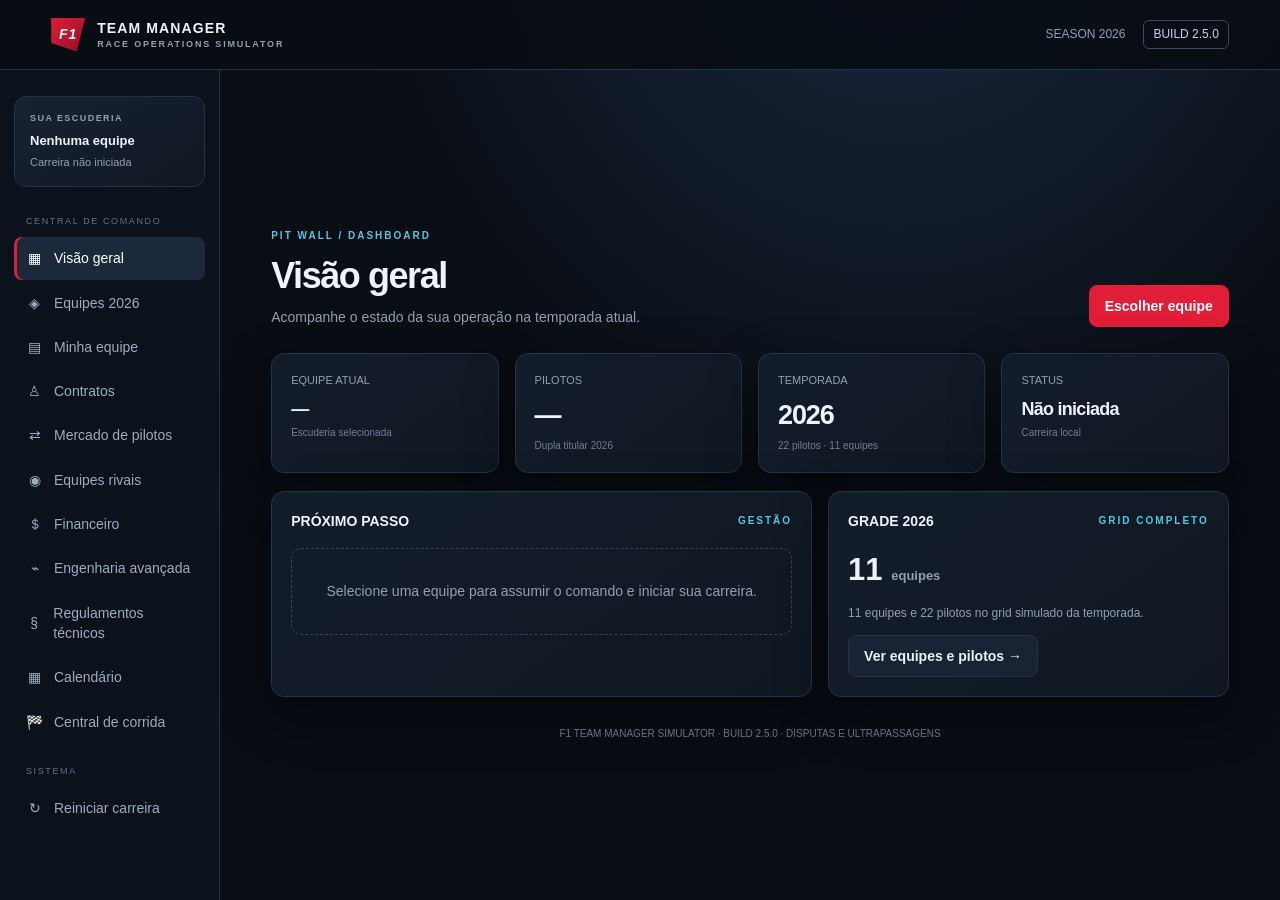
<file: F1-Team-Manager-Simulator-v2.5.0.html>
<!DOCTYPE html>
<html lang="pt-BR">
<head>
<meta charset="UTF-8">
<meta name="viewport" content="width=device-width, initial-scale=1.0">
<title>F1 Team Manager Simulator · v2.5.0</title>
<style>
:root{--bg:#090d14;--panel:#111925;--panel2:#151f2d;--line:#263346;--muted:#91a0b5;--text:#edf3fb;--accent:#e11d38;--cyan:#55c7df;--green:#48c78e;--shadow:0 18px 50px #0006}
*{box-sizing:border-box}body{margin:0;background:radial-gradient(ellipse at 70% -20%,#1b2c43 0,transparent 45%),var(--bg);color:var(--text);font:14px/1.45 Inter,Segoe UI,Arial,sans-serif}
button{font:inherit;cursor:pointer}button:focus-visible{outline:2px solid var(--cyan);outline-offset:3px}
.topbar{height:70px;border-bottom:1px solid var(--line);display:flex;align-items:center;justify-content:space-between;padding:0 4vw;background:#090d14dd;position:sticky;top:0;z-index:5;backdrop-filter:blur(14px)}
.brand{display:flex;gap:12px;align-items:center;font-weight:800;letter-spacing:.08em}.brandmark{width:34px;height:34px;background:linear-gradient(135deg,#e11d38,#8d1024);clip-path:polygon(0 0,100% 0,75% 100%,0 75%);display:grid;place-items:center;font-style:italic}
.brand small{display:block;color:var(--muted);font-size:9px;letter-spacing:.2em;font-weight:600}.topright{display:flex;gap:18px;align-items:center;color:var(--muted);font-size:12px}.version{border:1px solid #3a4b62;border-radius:6px;padding:5px 9px;color:#c4d3e6}
.layout{display:grid;grid-template-columns:220px 1fr;min-height:calc(100vh - 70px)}aside{border-right:1px solid var(--line);padding:26px 14px;background:#0c121c}
.team-mini{padding:15px;border:1px solid var(--line);border-radius:12px;margin-bottom:28px;background:linear-gradient(145deg,#172232,#101722)}.team-mini .eyebrow{font-size:9px;color:var(--muted);letter-spacing:.16em}.team-mini strong{display:block;margin-top:7px;font-size:13px}.team-mini span{color:var(--muted);font-size:11px}
.navlabel{font-size:9px;color:#64758c;letter-spacing:.18em;padding:0 12px;margin:22px 0 9px}.nav button{width:100%;border:0;background:transparent;color:#9eacc0;text-align:left;padding:11px 12px;border-radius:8px;margin:2px 0;display:flex;gap:11px;align-items:center}.nav button:hover,.nav button.active{background:#1b293b;color:#fff}.nav button.active{box-shadow:inset 3px 0 var(--accent)}.nav i{width:17px;text-align:center;font-style:normal}
main{padding:34px clamp(20px,4vw,64px);max-width:1600px;width:100%;margin:auto}.eyebrow{font-size:10px;color:var(--cyan);letter-spacing:.2em;font-weight:700}.pagehead{display:flex;justify-content:space-between;align-items:flex-end;gap:20px;margin-bottom:26px}.pagehead h1{font-size:clamp(25px,3vw,36px);margin:7px 0 5px;letter-spacing:-.04em}.sub{color:var(--muted);margin:0}.btn{border:1px solid var(--line);border-radius:8px;padding:10px 15px;color:#eaf1fa;background:#182333;font-weight:650}.btn:hover{background:#24354b}.btn.primary{background:var(--accent);border-color:var(--accent);color:white}.btn.primary:hover{background:#f02c47}.btn:disabled{opacity:.4;cursor:not-allowed}
.grid{display:grid;gap:16px}.stats{grid-template-columns:repeat(4,minmax(0,1fr));margin-bottom:18px}.card{background:linear-gradient(145deg,#131d2a,#101722);border:1px solid var(--line);border-radius:13px;padding:19px;box-shadow:var(--shadow)}.statlabel{color:var(--muted);font-size:11px}.statvalue{font-size:27px;font-weight:800;margin:7px 0 0;letter-spacing:-.04em}.statfoot{font-size:10px;color:#708198;margin-top:3px}
.contentgrid{grid-template-columns:1.35fr 1fr}.cardhead{display:flex;justify-content:space-between;align-items:center;margin-bottom:17px}.cardhead h2{font-size:14px;margin:0}.muted{color:var(--muted)}
.teamgrid{grid-template-columns:repeat(3,minmax(0,1fr))}.teamcard{padding:0;overflow:hidden;cursor:pointer;transition:.18s;border:1px solid var(--line);background:#111a27;border-radius:12px;position:relative}.teamcard:hover{transform:translateY(-3px);border-color:#71839c}.teamcard.selected{outline:2px solid var(--cyan);border-color:var(--cyan)}.teamstripe{height:5px;background:var(--team)}.teambody{padding:16px}.teamtop{display:flex;align-items:center;justify-content:space-between;gap:8px}.teamlogo{width:38px;height:38px;border-radius:9px;background:color-mix(in srgb,var(--team) 22%,#152030);display:grid;place-items:center;font-weight:900;color:white;font-size:12px;border:1px solid color-mix(in srgb,var(--team) 55%,transparent)}.teamname{font-size:13px;font-weight:800;margin:12px 0 3px}.engine{font-size:10px;color:var(--muted)}.drivers{border-top:1px solid #263346;margin-top:13px;padding-top:11px;display:flex;flex-direction:column;gap:5px;font-size:11px}.driverline{display:flex;justify-content:space-between;gap:8px}.driverline span:last-child{color:#9eacc0}
.section{display:none}.section.active{display:block}.notice{border:1px solid #34465d;background:#152234;padding:13px 15px;border-radius:9px;color:#c2d1e3;font-size:12px;margin-bottom:17px}
.selectedhero{border:1px solid var(--line);border-radius:14px;overflow:hidden;background:linear-gradient(120deg,#172333,#0f1722);margin-bottom:18px}.heroaccent{height:7px;background:var(--team)}.heroinside{padding:25px;display:flex;justify-content:space-between;align-items:center;gap:20px}.heroinside h2{font-size:26px;margin:6px 0}.heroinside p{color:var(--muted);margin:0}.heroabbr{font-size:50px;font-weight:900;color:#ffffff20;letter-spacing:-.08em}
.drivercards{grid-template-columns:repeat(2,minmax(0,1fr))}.drivercard{display:flex;align-items:center;gap:14px}.number{font-size:27px;font-weight:900;color:var(--team);width:52px}.drivercard h3{margin:0 0 3px;font-size:14px}.drivercard p{margin:0;color:var(--muted);font-size:11px}
.empty{padding:32px;text-align:center;color:var(--muted);border:1px dashed #34465d;border-radius:10px}
.footer{margin-top:30px;color:#63748b;font-size:10px;text-align:center}
.toast{position:fixed;bottom:20px;right:20px;background:#172638;border:1px solid #3b526d;border-radius:9px;padding:12px 16px;box-shadow:var(--shadow);display:none;z-index:10}
@media(max-width:1050px){.teamgrid{grid-template-columns:repeat(2,1fr)}.stats{grid-template-columns:repeat(2,1fr)}}
@media(max-width:720px){.layout{grid-template-columns:1fr}aside{border-right:0;border-bottom:1px solid var(--line);padding:10px}.team-mini,.navlabel{display:none}.nav{display:flex;overflow:auto;gap:4px}.nav button{white-space:nowrap;width:auto;padding:9px}.nav button.active{box-shadow:inset 0 -3px var(--accent)}main{padding:24px 15px}.contentgrid{grid-template-columns:1fr}.teamgrid{grid-template-columns:1fr}.pagehead{align-items:flex-start;flex-direction:column}.topbar{padding:0 15px}.topright span:first-child{display:none}}

.devgrid{grid-template-columns:repeat(2,minmax(0,1fr));margin-bottom:16px}.devcard{position:relative;overflow:hidden}.devtop{display:flex;justify-content:space-between;gap:12px;align-items:flex-start}.devicon{width:42px;height:42px;border-radius:10px;background:#1c2b3d;display:grid;place-items:center;font-size:20px}.devlevel{font-size:11px;color:var(--cyan);font-weight:700}.devbar{height:7px;background:#253449;border-radius:99px;overflow:hidden;margin:13px 0}.devbar span{display:block;height:100%;background:linear-gradient(90deg,var(--cyan),#3b82f6);border-radius:99px}.devmeta{display:flex;justify-content:space-between;gap:10px;color:var(--muted);font-size:11px}.devcard h3{margin:13px 0 5px}.devcard p{color:var(--muted);font-size:11px;min-height:32px}.projectbox{border:1px solid #36516b;background:linear-gradient(120deg,#172a3d,#121d2a);border-radius:12px;padding:18px;margin-bottom:16px}.money{font-variant-numeric:tabular-nums}.positive{color:var(--green)}.negative{color:#ff7182}.tablewrap{overflow-x:auto}table{width:100%;border-collapse:collapse;font-size:12px}th,td{text-align:left;padding:12px 10px;border-bottom:1px solid var(--line);white-space:nowrap}th{color:var(--muted);font-size:10px;letter-spacing:.1em;font-weight:700}td strong{font-size:12px}.pill{display:inline-block;padding:4px 8px;border-radius:99px;background:#1c2b3d;color:#c4d3e6;font-size:10px}.financegrid{grid-template-columns:repeat(3,minmax(0,1fr));margin-bottom:16px}.actionrow{display:flex;gap:9px;flex-wrap:wrap}.driver-actions{margin-left:auto}.drivercard{flex-wrap:wrap}.drivercard .details{min-width:0}.drivercard .contract-meta{font-size:10px;color:var(--muted);margin-top:5px}

.weekend-stages{display:grid;grid-template-columns:repeat(7,minmax(0,1fr));gap:8px}.weekend-stage{border:1px solid var(--line);border-radius:9px;padding:10px 7px;text-align:center;background:#0e1723;color:var(--muted);font-size:10px}.weekend-stage strong{display:block;color:var(--text);font-size:11px;margin-bottom:4px}.weekend-stage.done{border-color:#347b62;background:#10251f;color:#48c78e}.weekend-stage.current{border-color:var(--cyan);background:#142a38;color:#dff8ff}.weekend-results{max-height:300px;overflow:auto}.weekend-results table{font-size:11px}.weekend-results th,.weekend-results td{padding:7px 9px}
@media(max-width:850px){.weekend-stages{grid-template-columns:repeat(4,minmax(0,1fr))}}

@media(max-width:850px){.financegrid{grid-template-columns:1fr}.devgrid{grid-template-columns:1fr}.driver-actions{margin-left:0}}

/* BUILD 1.1 · Grand Prix Weekend */
.race-layout{display:grid;grid-template-columns:minmax(0,1.7fr) minmax(280px,1fr);gap:16px;align-items:start}
.race-canvas-wrap{background:#07100e;border:1px solid #2b3b45;border-radius:13px;overflow:hidden;position:relative}
#raceCanvas{display:block;width:100%;height:auto;aspect-ratio:900/520}
.race-overlay{position:absolute;left:14px;top:13px;background:#07111ddd;border:1px solid #3b4b58;border-radius:7px;padding:7px 10px;font-size:10px;letter-spacing:.12em;color:#dce7f1}
.race-controls{display:flex;gap:8px;flex-wrap:wrap;margin-top:12px}
.race-controls .btn.selected{border-color:var(--cyan);background:#1c3545}
.race-side{display:grid;gap:14px}
.race-side .card{padding:15px}
.race-statrow{display:flex;justify-content:space-between;gap:12px;padding:8px 0;border-bottom:1px solid var(--line);font-size:12px}
.race-statrow:last-child{border:0}
.race-statrow span{color:var(--muted)}
.race-meter{height:7px;background:#273648;border-radius:99px;overflow:hidden;margin-top:5px}
.race-meter span{display:block;height:100%;background:linear-gradient(90deg,#55c7df,#48c78e);width:0}
.race-table{max-height:490px;overflow:auto}
.race-table table{font-size:11px}
.race-table th,.race-table td{padding:8px 7px}
.race-table tr.own-car{background:#1b2c40}
.race-table tr.own-car td:first-child{border-left:3px solid var(--team,var(--cyan))}
.race-controls-grid{display:grid;grid-template-columns:1fr 1fr;gap:10px}
.race-controls-grid label{display:block;color:var(--muted);font-size:10px;margin-bottom:5px}
.race-controls-grid select{width:100%;padding:10px;border:1px solid var(--line);border-radius:7px;background:#101a27;color:var(--text)}
.race-message{border:1px solid #354a60;background:#142235;border-radius:9px;padding:10px 12px;color:#c7d6e8;font-size:11px;min-height:42px}
.race-result{border:1px solid #42634f;background:#14271f;border-radius:10px;padding:14px;margin-top:12px}
@media(max-width:980px){.race-layout{grid-template-columns:1fr}}
@media(max-width:560px){.race-controls-grid{grid-template-columns:1fr}.race-controls .btn{flex:1}}


/* BUILD 0.8 · Technical car telemetry */
.telemetry-grid{display:grid;grid-template-columns:repeat(5,minmax(0,1fr));gap:10px}
.metric-card{background:#0e1723;border:1px solid #26374b;border-radius:10px;padding:13px;min-width:0}
.metric-top{display:flex;justify-content:space-between;gap:8px;align-items:center;font-size:11px;color:var(--muted)}
.metric-value{font-size:22px;font-weight:850;margin:7px 0 8px;font-variant-numeric:tabular-nums}
.metric-track{height:6px;background:#253449;border-radius:99px;overflow:hidden}
.metric-track span{display:block;height:100%;background:linear-gradient(90deg,var(--cyan),#3b82f6);border-radius:99px}
.telemetry-head{display:flex;justify-content:space-between;align-items:center;gap:12px;margin-bottom:14px}
.telemetry-head h2{font-size:14px;margin:0}
.metric-delta{font-size:10px;color:var(--green);font-weight:700}
.history-list{display:grid;gap:8px}
.history-item{display:flex;justify-content:space-between;gap:12px;align-items:center;padding:10px 12px;border:1px solid var(--line);border-radius:8px;background:#0e1723;font-size:11px}
.history-item strong{display:block;font-size:12px;margin-bottom:3px}
.history-item small{color:var(--muted)}
.comparison-grid{display:grid;grid-template-columns:repeat(2,minmax(0,1fr));gap:12px}
@media(max-width:1050px){.telemetry-grid{grid-template-columns:repeat(3,minmax(0,1fr))}}
@media(max-width:650px){.telemetry-grid{grid-template-columns:repeat(2,minmax(0,1fr))}.comparison-grid{grid-template-columns:1fr}}
.tablewrap{max-width:100%;overflow-x:auto;-webkit-overflow-scrolling:touch}.tablewrap table{min-width:620px}.race-results,.weekend-results{max-width:100%;overflow-x:auto}


.market-card{display:flex;flex-direction:column;gap:12px;min-width:0}.market-card h3{margin:0;font-size:14px}.market-meta{font-size:11px;color:var(--muted)}.market-controls{display:flex;gap:8px;align-items:center;flex-wrap:wrap;margin-top:auto}.market-controls select{min-width:110px;max-width:100%;background:#0d1724;color:var(--text);border:1px solid var(--line);border-radius:7px;padding:9px}.market-rating{font-size:24px;font-weight:850;color:var(--cyan)}.market-empty{padding:18px;color:var(--muted);border:1px dashed var(--line);border-radius:9px;text-align:center}
@media(max-width:720px){#market .stats{grid-template-columns:1fr}.market-controls select{flex:1}}

.regulation-rule{border:1px solid var(--line);border-radius:12px;padding:14px;background:var(--panel)}
#regulations .positive{font-weight:750;color:#48c78e}
</style>
</head>
<body>
<header class="topbar">
 <div class="brand"><div class="brandmark">F1</div><div>TEAM MANAGER<small>RACE OPERATIONS SIMULATOR</small></div></div>
 <div class="topright"><span id="seasonLabel">SEASON 2026</span><span class="version">BUILD 2.5.0</span></div>
</header>
<div class="layout">
<aside>
 <div class="team-mini"><div class="eyebrow">SUA ESCUDERIA</div><strong id="sideTeam">Nenhuma equipe</strong><span id="sideStatus">Carreira não iniciada</span></div>
 <div class="navlabel">CENTRAL DE COMANDO</div>
 <nav class="nav">
  <button class="active" data-page="overview"><i>▦</i> Visão geral</button>
  <button data-page="teams"><i>◈</i> Equipes 2026</button>
  <button data-page="garage"><i>▤</i> Minha equipe</button>
  <button data-page="contracts"><i>♙</i> Contratos</button>
  <button data-page="market"><i>⇄</i> Mercado de pilotos</button>
  <button data-page="rivals"><i>◉</i> Equipes rivais</button>
  <button data-page="finance"><i>＄</i> Financeiro</button>
  <button data-page="development"><i>⌁</i> Engenharia avançada</button>
  <button data-page="regulations"><i>§</i> Regulamentos técnicos</button>
  <button data-page="calendar"><i>▦</i> Calendário</button>
  <button data-page="race"><i>🏁</i> Central de corrida</button>
 </nav>
 <div class="navlabel">SISTEMA</div>
 <nav class="nav"><button id="resetBtn"><i>↻</i> Reiniciar carreira</button></nav>
</aside>
<main>
<section id="overview" class="section active">
 <div class="pagehead"><div><div class="eyebrow">PIT WALL / DASHBOARD</div><h1>Visão geral</h1><p class="sub">Acompanhe o estado da sua operação na temporada atual.</p></div><button class="btn primary" id="chooseTeamBtn">Escolher equipe</button></div>
 <div class="grid stats">
  <div class="card"><div class="statlabel">EQUIPE ATUAL</div><div class="statvalue" id="statTeam" style="font-size:18px">—</div><div class="statfoot">Escuderia selecionada</div></div>
  <div class="card"><div class="statlabel">PILOTOS</div><div class="statvalue" id="statDrivers">—</div><div class="statfoot">Dupla titular 2026</div></div>
  <div class="card"><div class="statlabel">TEMPORADA</div><div class="statvalue" id="overviewSeason">2026</div><div class="statfoot">22 pilotos · 11 equipes</div></div>
  <div class="card"><div class="statlabel">STATUS</div><div class="statvalue" id="statStatus" style="font-size:18px">Não iniciada</div><div class="statfoot">Carreira local</div></div>
 </div>
 <div class="grid contentgrid">
  <div class="card"><div class="cardhead"><h2>PRÓXIMO PASSO</h2><span class="eyebrow">GESTÃO</span></div><div id="nextStep" class="empty">Selecione uma equipe para assumir o comando e iniciar sua carreira.</div></div>
  <div class="card"><div class="cardhead"><h2>GRADE 2026</h2><span class="eyebrow">GRID COMPLETO</span></div><p style="font-size:31px;font-weight:850;margin:0">11 <span class="muted" style="font-size:13px">equipes</span></p><p class="muted" style="font-size:12px">11 equipes e 22 pilotos no grid simulado da temporada.</p><button class="btn" data-goto="teams">Ver equipes e pilotos →</button></div>
 </div>
 <div class="footer">F1 TEAM MANAGER SIMULATOR · BUILD 2.5.0 · DISPUTAS E ULTRAPASSAGENS</div>
</section>
<section id="teams" class="section">
 <div class="pagehead"><div><div class="eyebrow">CONSTRUTORES / 2026</div><h1>Selecione sua equipe</h1><p class="sub">Escolha uma das 11 escuderias para iniciar sua trajetória.</p></div><button class="btn primary" id="takeTeamBtn" disabled>Assumir equipe</button></div>
 <div class="notice">Selecione um cartão para visualizar a equipe. A escolha será salva neste navegador quando você iniciar a carreira.</div>
 <div id="teamGrid" class="grid teamgrid"></div>
</section>
<section id="garage" class="section">
 <div class="pagehead"><div><div class="eyebrow">GARAGEM / ROSTER</div><h1>Minha equipe</h1><p class="sub">Identidade e dupla de pilotos da sua escuderia.</p></div></div>
 <div id="garageContent" class="empty">Você ainda não assumiu uma equipe.</div>
</section>

<section id="contracts" class="section">
 <div class="pagehead"><div><div class="eyebrow">DRIVER MANAGEMENT / CONTRACTS</div><h1>Contratos dos pilotos</h1><p class="sub">Acompanhe salários, duração e renovações da sua dupla.</p></div></div>
 <div class="notice">Os salários e valores de contrato são parâmetros fictícios de gameplay, não salários oficiais dos pilotos.</div>
 <div id="contractsContent" class="grid drivercards"><div class="empty">Assuma uma equipe para gerenciar os contratos.</div></div>
</section>
<section id="market" class="section">
 <div class="pagehead"><div><div class="eyebrow">DRIVER MARKET / TRANSFERS</div><h1>Mercado de pilotos</h1><p class="sub">Negocie contratações, trocas e contratos para sua escuderia.</p></div><div class="pill" id="marketCash">Caixa: —</div></div>
 <div class="notice">Os valores são fictícios e servem apenas à simulação. Pilotos de outras equipes só podem ser contratados por troca, mantendo duas vagas por equipe. Agentes livres podem ser contratados mediante proposta salarial.</div>
 <div class="grid stats" style="grid-template-columns:repeat(3,minmax(0,1fr))">
  <div class="card"><div class="statlabel">PILOTOS DISPONÍVEIS</div><div class="statvalue" id="marketAvailable">—</div><div class="statfoot">Agentes livres e pilotos negociáveis</div></div>
  <div class="card"><div class="statlabel">SUA DUPLA</div><div class="statvalue" id="marketRoster">—</div><div class="statfoot">Vagas ocupadas</div></div>
  <div class="card"><div class="statlabel">MOVIMENTAÇÕES</div><div class="statvalue" id="marketTransfers">—</div><div class="statfoot">Nesta carreira</div></div>
 </div>
 <div class="card" style="margin-bottom:16px"><div class="cardhead"><h2>AGENTES LIVRES</h2><span class="eyebrow">FREE AGENTS</span></div><div id="freeAgentList" class="grid drivercards"></div></div>
 <div class="card" style="margin-bottom:16px"><div class="cardhead"><h2>PILOTOS DE OUTRAS EQUIPES</h2><span class="eyebrow">NEGOCIAÇÃO POR TROCA</span></div><div id="rivalDriverList" class="grid drivercards"></div></div>
 <div class="card"><div class="cardhead"><h2>HISTÓRICO DE MOVIMENTAÇÕES</h2><span class="eyebrow">TRANSFER LOG</span></div><div id="transferHistory"></div></div>
</section>
<section id="rivals" class="section">
 <div class="pagehead"><div><div class="eyebrow">PADDOCK INTELLIGENCE / AI</div><h1>Inteligência das equipes rivais</h1><p class="sub">As outras escuderias administram orçamento, contratos e evolução técnica de forma autônoma a cada mês.</p></div><span class="pill">IA AUTÔNOMA · ATIVA</span></div>
 <div class="grid stats" id="rivalSummary"></div>
 <div class="card"><div class="cardhead"><h2>GESTÃO DO PADDOCK</h2><span class="eyebrow">RIVAL MANAGEMENT</span></div><div id="rivalTeamGrid" class="grid teamgrid"></div></div>
 <div class="card" style="margin-top:16px"><div class="cardhead"><h2>REGISTRO DE DECISÕES</h2><span class="eyebrow">AI ACTIVITY LOG</span></div><div id="rivalActivity"></div></div>
</section>
<section id="finance" class="section">
 <div class="pagehead"><div><div class="eyebrow">TEAM FINANCE / CONTROL</div><h1>Gestão financeira</h1><p class="sub">Controle o caixa e os custos recorrentes da escuderia.</p></div><button class="btn primary" id="advanceMonthBtn">Fechar mês</button></div>
 <div class="notice">Valores simulados para o jogo. Ao fechar o mês, a folha salarial e os custos operacionais são debitados e as receitas de patrocinadores são creditadas.</div>
 <div class="grid financegrid">
  <div class="card"><div class="statlabel">SALDO DISPONÍVEL</div><div class="statvalue money" id="cashValue">—</div><div class="statfoot">Caixa da equipe</div></div>
  <div class="card"><div class="statlabel">FOLHA SALARIAL / MÊS</div><div class="statvalue money" id="payrollValue">—</div><div class="statfoot">Salários dos dois pilotos</div></div>
  <div class="card"><div class="statlabel">CUSTO OPERACIONAL / MÊS</div><div class="statvalue money" id="operatingValue">—</div><div class="statfoot">Estrutura, logística e fábrica</div></div>
 </div>
 <div class="grid contentgrid"><div class="card"><div class="cardhead"><h2>RESUMO DO MÊS</h2><span class="pill" id="monthLabel">Mês 1</span></div><div id="financeSummary" class="muted">Assuma uma equipe para visualizar o financeiro.</div></div><div class="card"><div class="cardhead"><h2>HISTÓRICO FINANCEIRO</h2><span class="eyebrow">TRANSAÇÕES</span></div><div id="transactions" class="muted">Nenhuma movimentação.</div></div></div>
</section>
<section id="development" class="section">
 <div class="pagehead"><div><div class="eyebrow">R&D / ENGENHARIA</div><h1>Centro de engenharia</h1><p class="sub">Planeje projetos, distribua recursos e evolua cinco sistemas do monoposto.</p></div></div>
 <div class="notice">Engenharia de gameplay: mantenha até dois projetos simultâneos. Cada pesquisa tem custo e prazo próprios. Os ganhos técnicos afetam o comportamento do carro nas corridas.</div>
 <div class="grid stats">
  <div class="card"><div class="statlabel">DESEMPENHO GERAL</div><div class="statvalue" id="carRating">—</div><div class="statfoot">Índice técnico do carro</div></div>
  <div class="card"><div class="statlabel">PROJETOS CONCLUÍDOS</div><div class="statvalue" id="projectsDone">—</div><div class="statfoot">Evoluções instaladas</div></div>
  <div class="card"><div class="statlabel">PRÓXIMO PROJETO</div><div class="statvalue" id="nextProjectCost" style="font-size:20px">—</div><div class="statfoot">Custo da próxima melhoria</div></div>
  <div class="card"><div class="statlabel">CAIXA DISPONÍVEL</div><div class="statvalue" id="devCash" style="font-size:20px">—</div><div class="statfoot">Orçamento da equipe</div></div>
 </div>
 <div id="activeProject" class="projectbox"><strong>Nenhum projeto em andamento</strong><p class="muted">Escolha uma área abaixo para iniciar o desenvolvimento.</p></div>
 <div class="notice">Capacidade atual: até 2 projetos simultâneos. Os projetos avançam ao fechar cada mês. Melhorias são permanentes e podem ter efeitos complementares.</div>
 <div id="developmentTelemetry" class="card" style="margin-bottom:16px"><div class="empty">Os dados técnicos aparecerão após assumir uma equipe.</div></div>
 <div id="developmentContent" class="grid devgrid"><div class="empty">Assuma uma equipe para acessar a engenharia.</div></div>
 <div id="developmentHistoryPanel" class="card" style="margin-top:16px"><div class="empty">O histórico será exibido após concluir projetos.</div></div>
</section>
<section id="regulations" class="section">
 <div class="pagehead"><div><div class="eyebrow">FIA / TECHNICAL GOVERNANCE</div><h1>Regulamentos técnicos</h1><p class="sub">Acompanhe as regras vigentes, prepare a próxima temporada e mantenha seu carro dentro do regulamento.</p></div><span class="pill">REGULATORY OFFICE</span></div>
 <div class="notice">As mudanças são anunciadas ao fim de cada temporada e entram em vigor na seguinte. Sua equipe precisa investir na adaptação; as rivais fazem isso de forma autônoma.</div>
 <div id="regulationSummary" class="grid stats"></div>
 <div class="card" style="margin-bottom:16px"><div class="cardhead"><h2>REGULAMENTO VIGENTE</h2><span class="eyebrow">ACTIVE RULEBOOK</span></div><div id="activeRegulation"></div><div id="regulationAdaptAction" style="margin-top:14px"></div></div>
 <div class="card" style="margin-bottom:16px"><div class="cardhead"><h2>PRÓXIMA TEMPORADA</h2><span class="eyebrow">ANNOUNCED CHANGES</span></div><div id="pendingRegulation"></div></div>
 <div class="card"><div class="cardhead"><h2>HISTÓRICO REGULAMENTAR</h2><span class="eyebrow">RULEBOOK ARCHIVE</span></div><div id="regulationHistory"></div></div>
</section>

<section id="race" class="section">
 <div class="pagehead"><div><div class="eyebrow">RACE CONTROL / LIVE OPERATIONS</div><h1>Central de corrida</h1><p class="sub">Acompanhe os 22 carros e intervenha na estratégia dos seus dois pilotos.</p></div><span class="pill">SIMULAÇÃO 2D · 12 VOLTAS</span></div>
 <div class="notice">Modo híbrido: o desempenho agora considera a engenharia do carro. Potência favorece retas; aerodinâmica e chassi favorecem curvas e estabilidade; suspensão reduz desgaste dos pneus. Você controla ritmo e pit stops. Disputas, defesa de posição e DRS influenciam as ultrapassagens.</div>
 <div id="weekendPanel" class="card" style="margin-bottom:16px">
  <div class="cardhead"><div><div class="eyebrow">GRAND PRIX WEEKEND</div><h2 id="weekendTitle">Fim de semana de GP</h2></div><span class="pill" id="weekendStatus">Preparação</span></div>
  <div id="weekendStages" class="weekend-stages"></div>
  <div id="weekendSessionInfo" class="notice" style="margin:14px 0 0">Conclua as sessões na ordem para liberar a corrida.</div>
  <div id="weekendResults" style="margin-top:14px"></div>
  <div class="actionrow" style="margin-top:14px"><button class="btn primary" id="completeSessionBtn">Concluir sessão</button></div>
 </div>
 <div class="race-layout" id="raceWorkspace" style="display:none">
  <div>
   <div class="race-canvas-wrap"><canvas id="raceCanvas" width="900" height="520" aria-label="Circuito 2D com os carros da corrida"></canvas><div class="race-overlay" id="raceStatus">AGUARDANDO LARGADA</div></div>
   <div class="race-controls">
    <button class="btn primary" id="raceStartBtn">▶ Iniciar corrida</button>
    <button class="btn" id="racePauseBtn" disabled>Ⅱ Pausar</button>
    <button class="btn" id="raceResetBtn">↻ Nova corrida</button>
    <button class="btn selected" id="speed1Btn">1× Realista</button>
    <button class="btn" id="speed2Btn">2×</button>
   </div>
   <div class="grid stats" style="margin-top:14px;grid-template-columns:repeat(3,minmax(0,1fr))">
    <div class="card"><div class="statlabel">VOLTA</div><div class="statvalue" id="raceLap">— / 12</div><div class="statfoot">Progresso da prova</div></div>
    <div class="card"><div class="statlabel">TEMPO DE PROVA</div><div class="statvalue" id="raceClock">00:00</div><div class="statfoot">Tempo simulado</div></div>
    <div class="card"><div class="statlabel">CARROS NA PISTA</div><div class="statvalue" id="raceRunning">22</div><div class="statfoot">Competidores ativos</div></div>
   </div>
   <div class="card" style="margin-top:14px"><div class="cardhead"><h2>CLASSIFICAÇÃO AO VIVO</h2><span class="eyebrow">22 CARROS</span></div><div class="race-table" id="raceLeaderboard"><div class="empty">Inicie uma corrida para carregar a classificação.</div></div></div>
  </div>
  <div class="race-side">
   <div class="card"><div class="cardhead"><h2>ESTRATÉGIA DA EQUIPE</h2><span class="eyebrow">PIT WALL</span></div>
    <div class="race-controls-grid">
     <div><label for="raceDriverSelect">PILOTO CONTROLADO</label><select id="raceDriverSelect"><option value="0">Piloto 1</option><option value="1">Piloto 2</option></select></div>
     <div><label for="racePaceSelect">RITMO DE CORRIDA</label><select id="racePaceSelect"><option value="conservative">Conservador</option><option value="balanced" selected>Equilibrado</option><option value="push">Ataque</option></select></div>
     <div><label for="raceTireSelect">PNEU PARA O PIT STOP</label><select id="raceTireSelect"><option value="soft">Macio</option><option value="medium" selected>Médio</option><option value="hard">Duro</option><option value="intermediate">Intermediário</option><option value="wet">Chuva extrema</option></select></div>
     <div style="display:flex;align-items:end"><button class="btn primary" style="width:100%" id="pitCallBtn" disabled>Chamar aos boxes</button></div>
    </div>
    <div id="raceDriverStatus" style="margin-top:14px"><div class="empty">Os dados dos pilotos aparecerão durante a corrida.</div></div>
    <div id="raceMessage" class="race-message" style="margin-top:12px">Aguardando a largada. Prepare sua estratégia.</div>
   </div>
   <div class="card"><div class="cardhead"><h2>INFORMAÇÕES DA PROVA</h2><span class="eyebrow">RACE DATA</span></div>
    <div class="race-statrow"><span>Circuito</span><strong>Grand Prix Demo</strong></div>
    <div class="race-statrow"><span>Condição</span><strong>Clima dinâmico</strong></div>
    <div class="race-statrow"><span>Distância</span><strong>12 voltas</strong></div>
    <div class="race-statrow"><span>Paradas</span><strong id="racePitCount">0</strong></div>
    <div class="race-statrow"><span>Seu melhor resultado</span><strong id="raceBestResult">—</strong></div>
   </div>
   <div class="card"><div class="cardhead"><h2>CONTROLE DE PROVA</h2><span class="eyebrow">RACE CONTROL</span></div><div id="raceEventStatus"><div class="race-statrow"><span>Clima</span><strong>Seco</strong></div><div class="race-statrow"><span>Bandeira</span><strong>Verde</strong></div><p class="muted">Aguardando a largada.</p></div></div>
   <div class="card"><div class="cardhead"><h2>LEITURA DO CARRO</h2><span class="eyebrow">TELEMETRIA</span></div>
    <div class="statlabel">DESGASTE DOS PNEUS</div><div class="race-meter"><span id="tireMeter"></span></div><div class="race-statrow"><span id="tireLabel">—</span><strong id="tireValue">—</strong></div>
    <div class="statlabel" style="margin-top:12px">COMBUSTÍVEL</div><div class="race-meter"><span id="fuelMeter"></span></div><div class="race-statrow"><span>Combustível restante</span><strong id="fuelValue">—</strong></div>
   </div>
  </div>
 </div>
 <div id="raceResult" class="race-result" style="display:none"></div>
</section>

<section id="calendar" class="section">
 <div class="pagehead"><div><div class="eyebrow">RACE CONTROL / CHAMPIONSHIP</div><h1>Calendário da temporada</h1><p class="sub">Temporada jogável de 12 etapas, estatísticas individuais e histórico de campeonatos.</p></div><div style="display:flex;gap:8px;flex-wrap:wrap"><button class="btn" id="nextSeasonBtn" style="display:none">Iniciar próxima temporada →</button><button class="btn primary" id="calendarRaceBtn" disabled>Ir para a próxima etapa →</button></div></div>
 <div id="calendarSummary" class="grid stats"></div>
 <div class="card"><div class="cardhead"><h2>ETAPAS DO CAMPEONATO</h2><span class="eyebrow">12 ROUNDS</span></div><div id="calendarList"></div></div>
 <div class="grid comparison-grid" style="margin-top:16px"><div class="card"><div class="cardhead"><h2>CAMPEONATO DE PILOTOS</h2><span class="eyebrow">DRIVERS</span></div><div id="driverStandings"></div></div><div class="card"><div class="cardhead"><h2>CAMPEONATO DE CONSTRUTORES</h2><span class="eyebrow">TEAMS</span></div><div id="constructorStandings"></div></div></div>
 <div class="card" style="margin-top:16px"><div class="cardhead"><h2>HISTÓRICO DE TEMPORADAS</h2><span class="eyebrow">SEASON ARCHIVE</span></div><div id="seasonHistory"></div></div>
</section>
</main>
</div>
<div class="toast" id="toast" role="status" aria-live="polite"></div>
<script>
const TEAMS = [
 {id:"mclaren",name:"McLaren",full:"McLaren Mastercard F1 Team",abbr:"MCL",color:"#ff8700",engine:"Mercedes",drivers:[["1","Lando Norris","Reino Unido"],["81","Oscar Piastri","Austrália"]]},
 {id:"mercedes",name:"Mercedes",full:"Mercedes-AMG PETRONAS F1 Team",abbr:"MER",color:"#00a19c",engine:"Mercedes",drivers:[["63","George Russell","Reino Unido"],["12","Kimi Antonelli","Itália"]]},
 {id:"redbull",name:"Red Bull Racing",full:"Oracle Red Bull Racing",abbr:"RBR",color:"#3671c6",engine:"Red Bull Ford",drivers:[["3","Max Verstappen","Países Baixos"],["6","Isack Hadjar","França"]]},
 {id:"ferrari",name:"Ferrari",full:"Scuderia Ferrari HP",abbr:"FER",color:"#e80020",engine:"Ferrari",drivers:[["16","Charles Leclerc","Mônaco"],["44","Lewis Hamilton","Reino Unido"]]},
 {id:"williams",name:"Williams",full:"Atlassian Williams F1 Team",abbr:"WIL",color:"#1868db",engine:"Mercedes",drivers:[["23","Alexander Albon","Tailândia"],["55","Carlos Sainz","Espanha"]]},
 {id:"racingbulls",name:"Racing Bulls",full:"Visa Cash App Racing Bulls",abbr:"VCARB",color:"#6692ff",engine:"Red Bull Ford",drivers:[["30","Liam Lawson","Nova Zelândia"],["41","Arvid Lindblad","Reino Unido"]]},
 {id:"astonmartin",name:"Aston Martin",full:"Aston Martin Aramco F1 Team",abbr:"AMR",color:"#00665e",engine:"Honda",drivers:[["14","Fernando Alonso","Espanha"],["18","Lance Stroll","Canadá"]]},
 {id:"haas",name:"Haas",full:"TGR Haas F1 Team",abbr:"HAA",color:"#b6babd",engine:"Ferrari",drivers:[["31","Esteban Ocon","França"],["87","Oliver Bearman","Reino Unido"]]},
 {id:"audi",name:"Audi",full:"Audi Revolut F1 Team",abbr:"AUD",color:"#d8dce2",engine:"Audi",drivers:[["27","Nico Hülkenberg","Alemanha"],["5","Gabriel Bortoleto","Brasil"]]},
 {id:"alpine",name:"Alpine",full:"BWT Alpine F1 Team",abbr:"ALP",color:"#ff69b4",engine:"Mercedes",drivers:[["10","Pierre Gasly","França"],["43","Franco Colapinto","Argentina"]]},
 {id:"cadillac",name:"Cadillac",full:"Cadillac Formula 1 Team",abbr:"CAD",color:"#d6bd83",engine:"Ferrari",drivers:[["11","Sergio Pérez","México"],["77","Valtteri Bottas","Finlândia"]]}
];
// Parâmetros de jogo fictícios: ratings e salários não representam contratos reais.
const DRIVER_GAME_DATA={
 "Lando Norris":[94,6.0],"Oscar Piastri":[92,5.2],"George Russell":[91,5.0],"Kimi Antonelli":[84,2.0],"Max Verstappen":[97,7.0],"Isack Hadjar":[82,1.5],"Charles Leclerc":[94,6.2],"Lewis Hamilton":[93,6.5],"Alexander Albon":[87,3.0],"Carlos Sainz":[90,4.8],"Liam Lawson":[83,1.8],"Arvid Lindblad":[78,1.0],"Fernando Alonso":[91,4.0],"Lance Stroll":[82,2.5],"Esteban Ocon":[86,3.2],"Oliver Bearman":[83,1.8],"Nico Hülkenberg":[86,3.0],"Gabriel Bortoleto":[82,1.6],"Pierre Gasly":[88,3.5],"Franco Colapinto":[80,1.4],"Sergio Pérez":[88,3.8],"Valtteri Bottas":[87,3.4]
};
const TEAM_BUDGET={mclaren:145,mercedes:140,redbull:142,ferrari:143,williams:85,racingbulls:78,astonmartin:105,haas:72,audi:95,alpine:82,cadillac:90};
// Base técnica fictícia por equipe. Os projetos de P&D evoluem estes valores.
const TEAM_BASE_CAR={
 mclaren:{speed:87,cornering:88,stability:86,efficiency:85,tires:86},
 mercedes:{speed:86,cornering:86,stability:88,efficiency:87,tires:86},
 redbull:{speed:88,cornering:87,stability:85,efficiency:83,tires:84},
 ferrari:{speed:87,cornering:88,stability:85,efficiency:84,tires:83},
 williams:{speed:79,cornering:78,stability:79,efficiency:80,tires:78},
 racingbulls:{speed:77,cornering:78,stability:77,efficiency:76,tires:77},
 astonmartin:{speed:81,cornering:82,stability:81,efficiency:80,tires:79},
 haas:{speed:77,cornering:76,stability:77,efficiency:77,tires:76},
 audi:{speed:79,cornering:80,stability:79,efficiency:78,tires:79},
 alpine:{speed:78,cornering:79,stability:77,efficiency:78,tires:77},
 cadillac:{speed:76,cornering:76,stability:76,efficiency:76,tires:76}
};
const SEASON_CALENDAR=[
 {id:'bahrain',name:'GP do Bahrein',country:'Bahrein',circuit:'Bahrain International Circuit',laps:12},
 {id:'jeddah',name:'GP da Arábia Saudita',country:'Arábia Saudita',circuit:'Jeddah Corniche Circuit',laps:12},
 {id:'australia',name:'GP da Austrália',country:'Austrália',circuit:'Albert Park',laps:12},
 {id:'japan',name:'GP do Japão',country:'Japão',circuit:'Suzuka International Racing Course',laps:12},
 {id:'miami',name:'GP de Miami',country:'Estados Unidos',circuit:'Miami International Autodrome',laps:12},
 {id:'monaco',name:'GP de Mônaco',country:'Mônaco',circuit:'Circuit de Monaco',laps:12},
 {id:'spain',name:'GP da Espanha',country:'Espanha',circuit:'Circuit de Barcelona-Catalunya',laps:12},
 {id:'britain',name:'GP da Grã-Bretanha',country:'Reino Unido',circuit:'Silverstone Circuit',laps:12},
 {id:'belgium',name:'GP da Bélgica',country:'Bélgica',circuit:'Circuit de Spa-Francorchamps',laps:12},
 {id:'italy',name:'GP da Itália',country:'Itália',circuit:'Autodromo Nazionale Monza',laps:12},
 {id:'singapore',name:'GP de Singapura',country:'Singapura',circuit:'Marina Bay Street Circuit',laps:12},
 {id:'abu-dhabi',name:'GP de Abu Dhabi',country:'Emirados Árabes Unidos',circuit:'Yas Marina Circuit',laps:12}
];
const STORE="ftms_v05_career"; const OLD_STORE="ftms_v04_career"; const LEGACY_STORE="ftms_v03_career";
let selectedId=null,career=null; const $=id=>document.getElementById(id);
const money=n=>new Intl.NumberFormat('pt-BR',{style:'currency',currency:'USD',maximumFractionDigits:1,notation:'compact'}).format(n*1e6);
function team(id){return TEAMS.find(t=>t.id===id)}
function toast(msg){const el=$("toast");el.textContent=msg;el.style.display="block";clearTimeout(toast.timer);toast.timer=setTimeout(()=>el.style.display="none",2600)}
function escapeHTML(value){return String(value??"").replace(/[&<>"']/g,ch=>({"&":"&amp;","<":"&lt;",">":"&gt;",'"':"&quot;","'":"&#39;"}[ch]));}
function save(){try{localStorage.setItem(STORE,JSON.stringify(career));return true;}catch(e){toast("Não foi possível salvar neste navegador.");return false;}}
const REGULATION_RULES=[
 {id:'aero-floor',label:'Geometria do assoalho',description:'Revisão da flexibilidade e das dimensões do assoalho. Exige reotimização aerodinâmica.',stat:'cornering',penalty:3,area:'Aerodinâmica'},
 {id:'power-energy',label:'Gestão de energia',description:'Limites revisados para recuperação e entrega de energia da unidade de potência.',stat:'speed',penalty:3,area:'Unidade de potência'},
 {id:'minimum-weight',label:'Peso mínimo do carro',description:'Aumento da exigência de componentes estruturais e distribuição de massa.',stat:'stability',penalty:2,area:'Chassi'},
 {id:'tire-construction',label:'Construção dos pneus',description:'Nova especificação de carcaça exige recalibração de suspensão e equilíbrio.',stat:'tires',penalty:3,area:'Suspensão'},
 {id:'cooling-ducts',label:'Dutos de refrigeração',description:'Restrições nos dutos de refrigeração exigem reorganização do fluxo interno.',stat:'reliability',penalty:3,area:'Refrigeração'}
];
function generateRegulation(season){
 const pool=REGULATION_RULES.slice();for(let i=pool.length-1;i>0;i--){const j=Math.floor(Math.random()*(i+1));[pool[i],pool[j]]=[pool[j],pool[i]];}
 const changes=pool.slice(0,2).map(rule=>({...rule}));
 return {season,title:`Pacote técnico ${season}`,announced:true,changes};
}
function normalizeRegulations(saved,season=2026){
 const cleanPackage=(pkg,fallbackSeason)=>{if(!pkg||typeof pkg!=='object')return null;const changes=Array.isArray(pkg.changes)?pkg.changes.map(c=>REGULATION_RULES.find(r=>r.id===c?.id)).filter(Boolean).slice(0,2):[];return {season:Math.max(2026,Math.floor(Number(pkg.season)||fallbackSeason)),title:String(pkg.title||`Pacote técnico ${fallbackSeason}`).slice(0,80),announced:pkg.announced!==false,changes};};
 const active=cleanPackage(saved?.active,season)||{season,title:'Regulamento-base',announced:true,changes:[]};
 const pending=cleanPackage(saved?.pending,season+1);
 const history=Array.isArray(saved?.history)?saved.history.slice(-20).map(x=>cleanPackage(x,season)).filter(Boolean):[];
 return {active,pending,history,adaptedSeason:Number.isInteger(saved?.adaptedSeason)?saved.adaptedSeason:null};
}
function regulationAdaptationCost(){return +(TEAM_BUDGET[career.teamId]*.028).toFixed(2);}
function isRegulationAdapted(teamId){if(!career?.regulations)return true;if(teamId===career.teamId)return career.regulations.adaptedSeason===career.season;return career.rivalAI?.[teamId]?.regulationAdaptedSeason===career.season;}
function adaptToRegulations(){
 if(!career)return false;const rules=career.regulations?.active;if(!rules?.changes?.length){career.regulations.adaptedSeason=career.season;save();renderAll();toast('Sua equipe já está alinhada ao regulamento vigente.');return true;}
 if(isRegulationAdapted(career.teamId)){toast('Sua equipe já está adaptada ao regulamento atual.');return false;}
 const cost=regulationAdaptationCost();if(career.cash<cost){toast(`Caixa insuficiente. A adaptação custa ${money(cost)}.`);return false;}
 career.cash=+(career.cash-cost).toFixed(2);career.regulations.adaptedSeason=career.season;career.transactions.unshift({label:`Adaptação regulamentar · temporada ${career.season}`,amount:-cost,type:'expense',month:career.month});career.transactions=career.transactions.slice(0,100);save();renderAll();toast('Carro adaptado ao novo regulamento.');return true;
}
function adaptRivalsToRegulations(){
 if(!career?.regulations)return;for(const t of TEAMS){if(t.id===career.teamId)continue;const ai=career.rivalAI[t.id];const cost=+(TEAM_BUDGET[t.id]*.026).toFixed(2);if(ai.cash>=cost){ai.cash=+(ai.cash-cost).toFixed(2);ai.regulationAdaptedSeason=career.season;rivalLog(t.id,`Adaptou o carro ao regulamento ${career.season}.`);}else{ai.regulationAdaptedSeason=null;rivalLog(t.id,'Não conseguiu financiar a adaptação regulamentar completa.');}}
}
function renderRegulations(){
 const summary=$('regulationSummary'),active=$('activeRegulation'),pending=$('pendingRegulation'),action=$('regulationAdaptAction'),history=$('regulationHistory');if(!career){summary.innerHTML=active.innerHTML=pending.innerHTML=history.innerHTML='<div class="empty">Inicie uma carreira para acompanhar os regulamentos.</div>';action.innerHTML='';return;}
 career.regulations=normalizeRegulations(career.regulations,career.season);
 const current=career.regulations.active,upcoming=career.regulations.pending,adapted=isRegulationAdapted(career.teamId),cost=regulationAdaptationCost();
 summary.innerHTML=`<div class="card"><div class="statlabel">TEMPORADA ATUAL</div><div class="statvalue">${career.season}</div></div><div class="card"><div class="statlabel">REGRAS VIGENTES</div><div class="statvalue">${current.changes.length}</div></div><div class="card"><div class="statlabel">STATUS DA EQUIPE</div><div class="statvalue" style="font-size:18px">${adapted?'Adaptada':'Pendente'}</div></div><div class="card"><div class="statlabel">CUSTO DE ADAPTAÇÃO</div><div class="statvalue" style="font-size:20px">${money(cost)}</div></div>`;
 active.innerHTML=`<h3>${escapeHTML(current.title)} · ${current.season}</h3>${current.changes.length?`<div class="grid" style="grid-template-columns:repeat(auto-fit,minmax(220px,1fr));margin-top:12px">${current.changes.map(c=>`<article class="card"><strong>${escapeHTML(c.label)}</strong><p class="muted">${escapeHTML(c.description)}</p><span class="pill">Área: ${escapeHTML(c.area)}</span></article>`).join('')}</div>`:'<p class="muted">Regulamento inicial da categoria. Nenhuma alteração técnica especial está ativa.</p>'}`;
 action.innerHTML=current.changes.length?(adapted?'<span class="positive">✓ Sua equipe está adaptada às regras vigentes.</span>':`<p class="muted">Sem adaptação, seu carro perde desempenho nas áreas afetadas até receber o pacote de atualização.</p><button class="btn primary" id="adaptRegulationBtn">Adaptar carro · ${money(cost)}</button>`):'<span class="positive">✓ Regulamento-base ativo.</span>';
 pending.innerHTML=upcoming?`<span class="pill">Anunciado para ${upcoming.season}</span><h3>${escapeHTML(upcoming.title)}</h3><p class="muted">Estas mudanças entrarão em vigor quando você iniciar a próxima temporada.</p><div class="grid" style="grid-template-columns:repeat(auto-fit,minmax(220px,1fr));margin-top:12px">${upcoming.changes.map(c=>`<article class="card"><strong>${escapeHTML(c.label)}</strong><p class="muted">${escapeHTML(c.description)}</p><span class="pill">Área: ${escapeHTML(c.area)}</span></article>`).join('')}</div>`:'<div class="empty">O próximo pacote será anunciado quando a temporada atual for concluída.</div>';
 const rows=career.regulations.history.slice().reverse();history.innerHTML=rows.length?`<div class="history-list">${rows.map(r=>`<div class="history-item"><div><strong>${escapeHTML(r.title)}</strong><small>Temporada ${r.season}</small></div><span class="metric-delta">${r.changes.length} alteração(ões)</span></div>`).join('')}</div>`:'<div class="empty">O histórico será preenchido conforme novos regulamentos entrarem em vigor.</div>';
 $('adaptRegulationBtn')?.addEventListener('click',adaptToRegulations);
}

function normalizeCareer(data){
 if(!data||typeof data!=="object"||!team(data.teamId))return null;
 const base=makeCareer(data.teamId);
 const number=(value,fallback,min=0)=>{const n=Number(value);return Number.isFinite(n)&&n>=min?n:fallback;};
 const normalized={...base,...data};
 normalized.season=Math.max(2026,Math.floor(number(data.season,2026,2026)));
 normalized.month=Math.floor(number(data.month,1,1));
 normalized.regulations=normalizeRegulations(data.regulations,normalized.season);
 normalized.cash=number(data.cash,base.cash);
 normalized.operatingCost=number(data.operatingCost,base.operatingCost);
 normalized.sponsorIncome=number(data.sponsorIncome,base.sponsorIncome);
 normalized.contracts=base.contracts.map(driver=>{const saved=Array.isArray(data.contracts)?data.contracts.find(c=>String(c.number)===driver.number):null;return {...driver,salary:number(saved?.salary,driver.salary),years:Math.min(5,Math.max(1,Math.floor(number(saved?.years,driver.years,1))))};});
 const legacyContracts=normalized.contracts.map(d=>({...d}));
 normalized.market=normalizeMarket(data.market);
 normalized.rivalAI=normalizeRivalAI(data.rivalAI);
 if(!data.market){normalized.market.rosters[normalized.teamId]=normalized.market.rosters[normalized.teamId].map(d=>{const old=legacyContracts.find(x=>String(x.number)===String(d.number)||x.name===d.name);return old?{...d,salary:old.salary,years:old.years,rating:old.rating??d.rating,nationality:old.nationality??d.nationality}:d;});}
 normalized.contracts=normalized.market.rosters[normalized.teamId].map(d=>({...d}));
 normalized.development={};
 for(const key of Object.keys(DEV_PARTS)){const level=number(data.development?.[key],1,1);normalized.development[key]=Math.min(5,Math.floor(level));}
 normalized.transactions=Array.isArray(data.transactions)?data.transactions.slice(0,100).filter(x=>x&&typeof x==="object").map(x=>({label:String(x.label??"Movimentação" ).slice(0,120),amount:number(x.amount,0),type:["income","expense","info"].includes(x.type)?x.type:"info",month:Math.max(1,Math.floor(number(x.month,1,1)))})):base.transactions;
 normalized.developmentHistory=Array.isArray(data.developmentHistory)?data.developmentHistory.slice(-40).filter(x=>x&&typeof x==="object"&&DEV_PARTS[x.key]).map(x=>{const snapshot=value=>value&&typeof value==="object"?{speed:number(value.speed,0),cornering:number(value.cornering,0),stability:number(value.stability,0),efficiency:number(value.efficiency,0),tires:number(value.tires,0),reliability:number(value.reliability,0),overall:number(value.overall,0)}:null;return {key:x.key,name:DEV_PARTS[x.key].name,level:Math.min(5,Math.max(1,Math.floor(number(x.level,1,1)))),month:Math.max(1,Math.floor(number(x.month,1,1))),before:snapshot(x.before),after:snapshot(x.after)};}):[];
 normalized.projectsDone=Math.max(0,Math.floor(number(data.projectsDone,normalized.developmentHistory.length)));
 normalized.teamPoints=Math.max(0,number(data.teamPoints,0));
 const savedCalendar=data.calendar&&typeof data.calendar==='object'?data.calendar:{};
 const completed=Array.isArray(savedCalendar.completedRounds)?savedCalendar.completedRounds.map(v=>Math.floor(number(v,-1,0))).filter(v=>v>=0&&v<SEASON_CALENDAR.length):[];
 const completedRounds=[...new Set(completed)].sort((a,b)=>a-b);const firstPending=SEASON_CALENDAR.findIndex((_,index)=>!completedRounds.includes(index));normalized.calendar={currentRound:firstPending<0?SEASON_CALENDAR.length:firstPending,completedRounds,seasonComplete:completedRounds.length===SEASON_CALENDAR.length};
 const savedWeekend=data.weekend&&typeof data.weekend==='object'?data.weekend:null;
 normalized.weekend=savedWeekend&&Number.isInteger(savedWeekend.round)&&savedWeekend.round>=0&&savedWeekend.round<SEASON_CALENDAR.length?{
  round:savedWeekend.round,sessionIndex:Math.min(7,Math.max(0,Math.floor(number(savedWeekend.sessionIndex,0,0)))),
  practiceResults:savedWeekend.practiceResults&&typeof savedWeekend.practiceResults==='object'?savedWeekend.practiceResults:{},
  qualifying:savedWeekend.qualifying&&typeof savedWeekend.qualifying==='object'?savedWeekend.qualifying:{Q1:[],Q2:[],Q3:[]},
  gridOrder:Array.isArray(savedWeekend.gridOrder)?savedWeekend.gridOrder.filter(name=>RACE_DRIVERS.some(d=>d.name===name)).slice(0,22):[],
  setupBonus:Math.max(0,Math.min(.012,number(savedWeekend.setupBonus,0))),raceSnapshot:savedWeekend.raceSnapshot&&typeof savedWeekend.raceSnapshot==='object'&&Array.isArray(savedWeekend.raceSnapshot.cars)?{round:Math.floor(number(savedWeekend.raceSnapshot.round,-1,-1)),eventId:String(savedWeekend.raceSnapshot.eventId||'').slice(0,40),elapsed:number(savedWeekend.raceSnapshot.elapsed,0),weather:['dry','cloudy','lightRain','heavyRain'].includes(savedWeekend.raceSnapshot.weather)?savedWeekend.raceSnapshot.weather:'dry',trackWetness:Math.max(0,Math.min(1,number(savedWeekend.raceSnapshot.trackWetness,0))),flag:['green','yellow','vsc','safety','red'].includes(savedWeekend.raceSnapshot.flag)?savedWeekend.raceSnapshot.flag:'green',flagEndsAt:number(savedWeekend.raceSnapshot.flagEndsAt,0),nextEventAt:number(savedWeekend.raceSnapshot.nextEventAt,0),redFlag:!!savedWeekend.raceSnapshot.redFlag,redFlagCount:Math.min(1,Math.max(0,Math.floor(number(savedWeekend.raceSnapshot.redFlagCount,0)))),eventText:String(savedWeekend.raceSnapshot.eventText||'Corrida retomada.').slice(0,180),eventLog:Array.isArray(savedWeekend.raceSnapshot.eventLog)?savedWeekend.raceSnapshot.eventLog.slice(0,8).map(e=>({time:number(e?.time,0),message:String(e?.message||'').slice(0,180)})):[],cars:savedWeekend.raceSnapshot.cars.slice(0,22).filter(x=>x&&typeof x.name==='string'&&(RACE_DRIVERS.some(d=>d.name===x.name)||Object.values(data.market?.rosters||{}).some(list=>Array.isArray(list)&&list.some(d=>d.name===x.name)))).map(x=>({name:x.name.slice(0,60),progress:number(x.progress,0,-1),velocity:Math.max(.55,Math.min(1.12,number(x.velocity,1))),wear:Math.max(0,Math.min(1,number(x.wear,0))),fuel:Math.max(0,Math.min(100,number(x.fuel,100))),tire:['soft','medium','hard','intermediate','wet'].includes(x.tire)?x.tire:'medium',pace:['push','balanced','conservative'].includes(x.pace)?x.pace:'balanced',pitRequested:!!x.pitRequested,pitTimer:Math.max(0,number(x.pitTimer,0)),pitStops:Math.max(0,Math.floor(number(x.pitStops,0))),finished:!!x.finished,retired:!!x.retired,damage:Math.max(0,Math.min(100,number(x.damage,0))),finishTime:x.finishTime===null||x.finishTime===undefined?null:number(x.finishTime,0),requestedTire:['soft','medium','hard','intermediate','wet'].includes(x.requestedTire)?x.requestedTire:null,nextTire:['soft','medium','hard','intermediate','wet'].includes(x.nextTire)?x.nextTire:null}))}:null,completed:!!savedWeekend.completed
 }:null;
 normalized.raceHistory=Array.isArray(data.raceHistory)?data.raceHistory.slice(0,100).filter(x=>x&&typeof x==="object").map(x=>({...x,round:Number.isInteger(x.round)?x.round:null,circuit:String(x.circuit||"Etapa anterior").slice(0,80),month:Math.max(1,Math.floor(number(x.month,1,1))),points:Math.max(0,number(x.points,0)),poleDriver:typeof x.poleDriver==="string"?x.poleDriver.slice(0,60):null,positions:Array.isArray(x.positions)?x.positions.filter(pos=>pos&&typeof pos.name==="string").map(pos=>({name:pos.name.slice(0,60),position:Math.max(1,Math.floor(number(pos.position,1,1)))})):[],driverResults:Array.isArray(x.driverResults)?x.driverResults.filter(d=>d&&typeof d.name==="string").slice(0,22).map(d=>({name:d.name.slice(0,60),teamId:String(d.teamId||"").slice(0,40),team:String(d.team||"Equipe").slice(0,60),position:Math.max(1,Math.floor(number(d.position,99,1))),points:Math.max(0,number(d.points,0))})):[]})):[ ];
 normalized.seasonHistory=Array.isArray(data.seasonHistory)?data.seasonHistory.slice(-30).filter(x=>x&&typeof x==="object"&&Number.isInteger(x.season)).map(x=>({season:x.season,champion:String(x.champion||"—").slice(0,60),constructorChampion:String(x.constructorChampion||"—").slice(0,60),races:Math.max(0,Math.floor(number(x.races,0))),drivers:Array.isArray(x.drivers)?x.drivers.slice(0,22).map(d=>({name:String(d.name||"—").slice(0,60),team:String(d.team||"—").slice(0,60),points:Math.max(0,number(d.points,0)),wins:Math.max(0,Math.floor(number(d.wins,0))),podiums:Math.max(0,Math.floor(number(d.podiums,0))),poles:Math.max(0,Math.floor(number(d.poles,0))),starts:Math.max(0,Math.floor(number(d.starts,0))),best:Math.max(1,Math.floor(number(d.best,99,1))),average:number(d.average,0)})):[],constructors:Array.isArray(x.constructors)?x.constructors.slice(0,11).map(t=>({team:String(t.team||"—").slice(0,60),points:Math.max(0,number(t.points,0)),wins:Math.max(0,Math.floor(number(t.wins,0))),podiums:Math.max(0,Math.floor(number(t.podiums,0)))})):[]})):[];
 const legacyProject=data.activeProject;
 const savedProjects=Array.isArray(data.activeProjects)?data.activeProjects:(legacyProject?[legacyProject]:[]);
 normalized.activeProjects=savedProjects.slice(0,MAX_ACTIVE_PROJECTS).filter(project=>project&&DEV_PARTS[project.key]&&normalized.development[project.key]<5&&Math.floor(number(project.targetLevel,0,1))===normalized.development[project.key]+1).map(project=>({key:project.key,name:DEV_PARTS[project.key].name,targetLevel:normalized.development[project.key]+1,cost:number(project.cost,devCostForLevel(project.key,normalized.development[project.key])),startedMonth:Math.max(1,Math.floor(number(project.startedMonth,normalized.month,1))),duration:Math.max(1,Math.min(3,Math.floor(number(project.duration,Array.isArray(data.activeProjects)?DEV_PARTS[project.key].duration:1,1)))),progress:Math.max(0,Math.min(2,Math.floor(number(project.progress,0))))}));
 normalized.activeProject=normalized.activeProjects[0]||null;
 return normalized;
}
function devCostForLevel(key,level){return +(DEV_PARTS[key].base*Math.pow(level,1.55)).toFixed(1);}
const FREE_AGENT_SEED=[
 {name:'Theo Martins',number:90,nationality:'Brasil',rating:79,salary:1.2,potential:88,years:2},
 {name:'Luca Moretti',number:91,nationality:'Itália',rating:81,salary:1.5,potential:89,years:2},
 {name:'Ethan Cole',number:92,nationality:'Reino Unido',rating:77,salary:0.9,potential:86,years:3},
 {name:'Mateo Alvarez',number:93,nationality:'Espanha',rating:80,salary:1.3,potential:87,years:2},
 {name:'Noah Schneider',number:94,nationality:'Alemanha',rating:78,salary:1.0,potential:85,years:3},
 {name:'Alexandre Dubois',number:95,nationality:'França',rating:82,salary:1.7,potential:88,years:2}
];
const RIVAL_PROFILES={
 mclaren:{name:'Desenvolvedora',style:'Investe continuamente em desempenho',research:1.18,spend:1.08,risk:.62},
 mercedes:{name:'Estratégica',style:'Equilíbrio entre engenharia e caixa',research:1.08,spend:1.0,risk:.48},
 redbull:{name:'Agressiva',style:'Busca desempenho imediato',research:1.2,spend:1.16,risk:.72},
 ferrari:{name:'Competitiva',style:'Investe para disputar vitórias',research:1.15,spend:1.12,risk:.58},
 williams:{name:'Construtora',style:'Crescimento gradual e controlado',research:1.0,spend:.88,risk:.4},
 racingbulls:{name:'Formadora',style:'Prioriza jovens talentos',research:1.05,spend:.9,risk:.46},
 astonmartin:{name:'Investidora',style:'Busca saltos técnicos',research:1.14,spend:1.1,risk:.6},
 haas:{name:'Econômica',style:'Protege o orçamento',research:.82,spend:.76,risk:.28},
 audi:{name:'Estruturadora',style:'Investe em evolução consistente',research:1.08,spend:.98,risk:.5},
 alpine:{name:'Reativa',style:'Corrige pontos fracos do carro',research:1.02,spend:.94,risk:.45},
 cadillac:{name:'Em formação',style:'Constrói a equipe no longo prazo',research:.95,spend:.86,risk:.36}
};
const RIVAL_DEV_KEYS=['aero','power','chassis','suspension','cooling'];
function createRivalAI(){const state={};for(const t of TEAMS){const p=RIVAL_PROFILES[t.id]||{name:'Equilibrada',style:'Gestão equilibrada',research:1,spend:1,risk:.4};state[t.id]={cash:TEAM_BUDGET[t.id]*.32,profile:p.name,style:p.style,development:{aero:1,power:1,chassis:1,suspension:1,cooling:1},projectsDone:0,lastAction:'Equipe preparada para a temporada.',regulationAdaptedSeason:2026,history:[]};}return state;}
function normalizeRivalAI(saved){const base=createRivalAI();if(!saved||typeof saved!=='object')return base;for(const t of TEAMS){const x=saved[t.id];if(!x||typeof x!=='object')continue;const p=RIVAL_PROFILES[t.id];base[t.id]={cash:Math.max(0,Math.min(500,Number.isFinite(Number(x.cash))?Number(x.cash):base[t.id].cash)),profile:p.name,style:p.style,development:{},projectsDone:Math.max(0,Math.floor(Number(x.projectsDone)||0)),lastAction:String(x.lastAction||'Gestão em andamento').slice(0,140),regulationAdaptedSeason:Number.isInteger(x.regulationAdaptedSeason)?x.regulationAdaptedSeason:null,history:Array.isArray(x.history)?x.history.slice(-30).map(v=>({month:Math.max(1,Math.floor(Number(v.month)||1)),season:Math.max(2026,Math.floor(Number(v.season)||2026)),text:String(v.text||'Decisão administrativa').slice(0,150)})):[]};for(const k of RIVAL_DEV_KEYS)base[t.id].development[k]=Math.max(1,Math.min(5,Math.floor(Number(x.development?.[k])||1)));}return base;}
function rivalLog(id,text){const a=career.rivalAI[id];a.lastAction=text;a.history.unshift({season:career.season,month:career.month,text});a.history=a.history.slice(0,30);}
function rivalTeamScore(id){const roster=career.market.rosters[id]||[];const driverScore=roster.reduce((n,d)=>n+d.rating,0)/Math.max(1,roster.length);const ai=career.rivalAI[id];const tech=Object.values(ai.development).reduce((n,v)=>n+v,0);return Math.round(driverScore*.72+tech*1.4);}
function processRivalAI(closingMonth){
 if(!career?.rivalAI||!career?.market)return;
 const free=career.market.freeAgents;
 for(const t of TEAMS){if(t.id===career.teamId)continue;const ai=career.rivalAI[t.id],roster=career.market.rosters[t.id],profile=RIVAL_PROFILES[t.id];
  const annualBudget=TEAM_BUDGET[t.id],salary=roster.reduce((n,d)=>n+d.salary,0)/12,operating=annualBudget*.0042,revenue=annualBudget*.0062;
  ai.cash=Math.max(0,Math.min(500,ai.cash+revenue-salary-operating));
  const regulationCost=+(annualBudget*.026).toFixed(2);
  if(career.regulations?.active?.changes?.length&&ai.regulationAdaptedSeason!==career.season&&ai.cash>=regulationCost){ai.cash-=regulationCost;ai.regulationAdaptedSeason=career.season;rivalLog(t.id,`Concluiu a adaptação ao regulamento ${career.season}.`);}
  // P&D autônomo: equipes priorizam áreas diferentes e só investem se puderem pagar.
  const researchChance=.34*profile.research;
  if(Math.random()<researchChance){const key=RIVAL_DEV_KEYS.slice().sort((a,b)=>ai.development[a]-ai.development[b])[0];const level=ai.development[key];if(level<5){const cost=+(annualBudget*.018*Math.pow(level,1.35)*profile.spend).toFixed(2);if(ai.cash>=cost){ai.cash-=cost;ai.development[key]++;ai.projectsDone++;rivalLog(t.id,`Evoluiu ${key==='aero'?'aerodinâmica':key==='power'?'unidade de potência':key==='chassis'?'chassi':key==='suspension'?'suspensão':'refrigeração'} para nível ${ai.development[key]}.`);}}}
  // Renovação contratual anual, com decisões condicionadas ao caixa e ao desempenho.
  if(closingMonth%12===0){for(const d of roster){d.years=Math.max(0,d.years-1);if(d.years===0){const renewalCost=d.salary*1.12;if(ai.cash>renewalCost*.22&&Math.random()<.78){d.salary=+renewalCost.toFixed(2);d.years=2;rivalLog(t.id,`Renovou com ${d.name} por mais 2 temporadas.`);}else{d.years=1;d.salary=+Math.max(.5,d.salary*.96).toFixed(2);rivalLog(t.id,`Manteve ${d.name} por mais 1 temporada em contrato ajustado.`);}}}}
  // Reposição de vaga e contratação estratégica, limitada para não esvaziar o mercado.
  if(roster.length<2&&free.length){const need=roster.length===0?99:Math.max(60,roster[0].rating-5);const candidate=free.slice().sort((a,b)=>Math.abs(b.rating-need)-Math.abs(a.rating-need)).find(d=>d.salary*1.12<=Math.max(.5,ai.cash*.18)&&d.rating>=need-7)||free.find(d=>d.salary*.9<=Math.max(.5,ai.cash*.18));if(candidate){const idx=free.findIndex(d=>d.name===candidate.name);if(idx>=0){free.splice(idx,1);roster.push({...candidate,salary:+(candidate.salary*1.08).toFixed(2),years:2});rivalLog(t.id,`Contratou ${candidate.name} para completar o elenco.`);}}}
  // Uma equipe com caixa saudável pode disputar um agente livre mesmo sem vaga imediata,
  // liberando o piloto de menor nota para manter sempre dois titulares.
  else if(free.length&&ai.cash>annualBudget*.22&&Math.random()<.13*profile.spend){const weakest=roster.slice().sort((a,b)=>a.rating-b.rating)[0];const candidate=free.filter(d=>d.rating>=weakest.rating+3&&d.salary*1.08<=ai.cash*.16).sort((a,b)=>b.rating-a.rating)[0];if(candidate){const idx=free.findIndex(d=>d.name===candidate.name);if(idx>=0){free.splice(idx,1);const seat=roster.findIndex(d=>d.name===weakest.name);free.push({...weakest,years:2});roster[seat]={...candidate,salary:+(candidate.salary*1.08).toFixed(2),years:3};rivalLog(t.id,`Substituiu ${weakest.name} por ${candidate.name} para reforçar o elenco.`);}}}
 }
 career.market.freeAgents=free.slice(0,40);syncMarketRoster();
}
function renderRivals(){const summary=$('rivalSummary'),grid=$('rivalTeamGrid'),activity=$('rivalActivity');if(!career){summary.innerHTML='<div class="empty">Inicie uma carreira para acompanhar a IA.</div>';grid.innerHTML=activity.innerHTML='';return;}const rivals=TEAMS.filter(t=>t.id!==career.teamId),states=rivals.map(t=>career.rivalAI[t.id]);summary.innerHTML=`<div class="card"><div class="statlabel">EQUIPES CONTROLADAS PELA IA</div><div class="statvalue">${rivals.length}</div><div class="statfoot">Sua equipe é controlada por você</div></div><div class="card"><div class="statlabel">PROJETOS DE RIVAIS</div><div class="statvalue">${states.reduce((n,a)=>n+a.projectsDone,0)}</div><div class="statfoot">Evoluções técnicas concluídas</div></div><div class="card"><div class="statlabel">PILOTOS NO MERCADO</div><div class="statvalue">${career.market.freeAgents.length}</div><div class="statfoot">Agentes livres disponíveis</div></div><div class="card"><div class="statlabel">TEMPORADA / MÊS</div><div class="statvalue">${career.season} / ${career.month}</div><div class="statfoot">Ciclo atual de gestão</div></div>`;
 grid.innerHTML=rivals.map(t=>{const a=career.rivalAI[t.id],roster=career.market.rosters[t.id]||[];return `<article class="card" style="border-top:3px solid ${t.color}"><div class="teamtop"><strong>${escapeHTML(t.name)}</strong><span class="pill">${escapeHTML(a.profile)}</span></div><p class="market-meta">${escapeHTML(a.style)}</p><div class="market-meta">Caixa estimado: <strong>${money(a.cash)}</strong></div><div class="market-meta">Força do conjunto: <strong>${rivalTeamScore(t.id)}/100</strong> · Projetos: ${a.projectsDone}</div><div class="market-meta" style="margin-top:8px">${roster.map(d=>`${escapeHTML(d.name)} (${d.rating})`).join(' · ')}</div><div class="market-meta" style="margin-top:8px">Última decisão: ${escapeHTML(a.lastAction)}</div><div class="grid" style="grid-template-columns:repeat(4,1fr);gap:5px;margin-top:10px">${RIVAL_DEV_KEYS.map(k=>`<div class="pill" style="text-align:center">${k.toUpperCase()} ${a.development[k]}</div>`).join('')}</div></article>`;}).join('');
 const logs=rivals.flatMap(t=>career.rivalAI[t.id].history.map(h=>({...h,team:t.name,color:t.color}))).sort((a,b)=>b.season-a.season||b.month-a.month).slice(0,35);activity.innerHTML=logs.length?`<div class="tablewrap"><table><thead><tr><th>TEMPORADA</th><th>MÊS</th><th>EQUIPE</th><th>DECISÃO</th></tr></thead><tbody>${logs.map(h=>`<tr><td>${h.season}</td><td>${h.month}</td><td><strong>${escapeHTML(h.team)}</strong></td><td>${escapeHTML(h.text)}</td></tr>`).join('')}</tbody></table></div>`:'<div class="empty">As decisões autônomas aparecerão após o primeiro fechamento de mês.</div>';
}
function createInitialMarket(){
 const rosters={};
 for(const t of TEAMS){rosters[t.id]=t.drivers.map(d=>{const g=DRIVER_GAME_DATA[d[1]]||[78,1.2];return {number:Number(d[0]),name:d[1],nationality:d[2],rating:g[0],salary:g[1],years:2,potential:Math.min(99,g[0]+(g[0]<88?7:3))};});}
 return {rosters,freeAgents:FREE_AGENT_SEED.map(d=>({...d})),history:[]};
}
function normalizeMarket(saved){
 const base=createInitialMarket();if(!saved||typeof saved!=='object')return base;
 for(const t of TEAMS){const list=saved.rosters?.[t.id];if(Array.isArray(list)&&list.length===2){base.rosters[t.id]=list.slice(0,2).map((d,i)=>({number:Math.max(1,Math.floor(Number(d.number)||90+i)),name:String(d.name||`Piloto ${i+1}`).slice(0,60),nationality:String(d.nationality||'—').slice(0,40),rating:Math.max(50,Math.min(99,Math.floor(Number(d.rating)||75))),salary:Math.max(.2,Math.min(30,Number(d.salary)||1)),years:Math.max(1,Math.min(5,Math.floor(Number(d.years)||2))),potential:Math.max(50,Math.min(99,Math.floor(Number(d.potential)||Number(d.rating)||75)))}));}}
 if(Array.isArray(saved.freeAgents))base.freeAgents=saved.freeAgents.slice(0,40).map((d,i)=>({number:Math.max(90,Math.floor(Number(d.number)||90+i)),name:String(d.name||`Agente livre ${i+1}`).slice(0,60),nationality:String(d.nationality||'—').slice(0,40),rating:Math.max(50,Math.min(99,Math.floor(Number(d.rating)||75))),salary:Math.max(.2,Math.min(30,Number(d.salary)||1)),years:Math.max(1,Math.min(5,Math.floor(Number(d.years)||2))),potential:Math.max(50,Math.min(99,Math.floor(Number(d.potential)||Number(d.rating)||75)))}));
 base.history=Array.isArray(saved.history)?saved.history.slice(0,100).map(x=>({month:Math.max(1,Math.floor(Number(x.month)||1)),season:Math.max(2026,Math.floor(Number(x.season)||2026)),description:String(x.description||'Movimentação registrada').slice(0,180),fee:Math.max(0,Number(x.fee)||0)})):[];
 return base;
}
function syncMarketRoster(){
 if(!career?.market)return;
 const all=[];
 for(const t of TEAMS){const roster=career.market.rosters[t.id]||[];t.drivers=roster.map(d=>[String(d.number),d.name,d.nationality]);for(const d of roster)all.push({teamId:t.id,team:t.name,color:t.color,name:d.name,rating:d.rating,number:d.number,nationality:d.nationality,salary:d.salary,years:d.years,potential:d.potential});}
 RACE_DRIVERS.splice(0,RACE_DRIVERS.length,...all);
 career.contracts=(career.market.rosters[career.teamId]||[]).map(d=>({...d}));
}
function marketOfferSalary(driver,ratio){return +(driver.salary*ratio).toFixed(2);}
function renderMarket(){
 const free=$('freeAgentList'),rivals=$('rivalDriverList');if(!career){free.innerHTML=rivals.innerHTML='<div class="market-empty">Assuma uma equipe para acessar o mercado.</div>';return;}
 syncMarketRoster();const own=career.market.rosters[career.teamId]||[];const freeAgents=career.market.freeAgents||[];const other=TEAMS.filter(t=>t.id!==career.teamId).flatMap(t=>(career.market.rosters[t.id]||[]).map(d=>({...d,teamId:t.id,teamName:t.name,color:t.color})));
 $('marketCash').textContent=`Caixa: ${money(career.cash)}`;$('marketAvailable').textContent=freeAgents.length+other.length;$('marketRoster').textContent=`${own.length}/2`;$('marketTransfers').textContent=career.market.history.length;
 free.innerHTML=freeAgents.length?freeAgents.map(d=>`<article class="card market-card"><div class="market-top"><span class="pill">AGENTE LIVRE</span><span class="market-rating">${d.rating}<small style="font-size:10px;color:var(--muted)">/100</small></span></div><h3>${escapeHTML(d.name)}</h3><div class="market-meta">${escapeHTML(d.nationality)} · Potencial ${d.potential}/100</div><div class="market-meta">Pretensão: ${money(d.salary)}/ano · Vínculo proposto: 2 anos</div><div class="market-controls"><select aria-label="Piloto atual a substituir" data-free-out="${d.number}">${own.map(o=>`<option value="${escapeHTML(o.name)}">Substituir ${escapeHTML(o.name)}</option>`).join('')}</select><select aria-label="Salário oferecido a ${escapeHTML(d.name)}" data-free-offer="${d.number}"><option value="0.9">90% · ${money(marketOfferSalary(d,.9))}</option><option value="1" selected>100% · ${money(d.salary)}</option><option value="1.15">115% · ${money(marketOfferSalary(d,1.15))}</option></select><button class="btn primary" data-sign-free="${d.number}">Contratar</button></div></article>`).join(''):'<div class="market-empty">Nenhum agente livre disponível no momento.</div>';
 rivals.innerHTML=other.map(d=>`<article class="card market-card"><div class="market-top"><span class="pill">${escapeHTML(d.teamName)}</span><span class="market-rating">${d.rating}<small style="font-size:10px;color:var(--muted)">/100</small></span></div><h3>${escapeHTML(d.name)}</h3><div class="market-meta">${escapeHTML(d.nationality)} · Potencial ${d.potential}/100</div><div class="market-meta">Salário atual: ${money(d.salary)}/ano · Contrato: ${d.years} ano(s)</div><div class="market-controls"><select aria-label="Piloto da sua equipe a oferecer na troca" data-swap-out="${escapeHTML(d.name)}">${own.map(o=>`<option value="${escapeHTML(o.name)}">Trocar por ${escapeHTML(o.name)}</option>`).join('')}</select><select aria-label="Salário oferecido a ${escapeHTML(d.name)}" data-rival-offer="${escapeHTML(d.name)}"><option value="0.9">90% · ${money(marketOfferSalary(d,.9))}</option><option value="1" selected>100% · ${money(d.salary)}</option><option value="1.15">115% · ${money(marketOfferSalary(d,1.15))}</option></select><button class="btn" data-sign-rival="${escapeHTML(d.name)}">Propor troca</button></div></article>`).join('');
 const hist=$('transferHistory');hist.innerHTML=career.market.history.length?`<div class="tablewrap"><table><thead><tr><th>TEMPORADA</th><th>MÊS</th><th>MOVIMENTAÇÃO</th><th>TAXA</th></tr></thead><tbody>${career.market.history.slice().reverse().map(h=>`<tr><td>${h.season}</td><td>${h.month}</td><td>${escapeHTML(h.description)}</td><td>${h.fee?money(h.fee):'Sem taxa'}</td></tr>`).join('')}</tbody></table></div>`:'<div class="market-empty">As movimentações aparecerão aqui.</div>';
}
function marketRecord(description,fee=0){career.market.history.push({season:career.season,month:career.month,description,fee});career.market.history=career.market.history.slice(-100);career.transactions.unshift({label:description,amount:fee?-fee:0,type:fee?'expense':'info',month:career.month});career.transactions=career.transactions.slice(0,100);}
function signFreeAgent(number){
 const idx=career.market.freeAgents.findIndex(d=>String(d.number)===String(number));if(idx<0)return;const candidate=career.market.freeAgents[idx];const ratio=Number(document.querySelector(`[data-free-offer="${CSS.escape(String(number))}"]`)?.value||1);const salary=marketOfferSalary(candidate,ratio);if(ratio<1){toast(`${candidate.name} recusou a proposta. A oferta ficou abaixo da pretensão salarial.`);return;}
 if(race?.running||(career.weekend&&!career.weekend.completed)){toast('Finalize o final de semana atual antes de movimentar pilotos.');return;}
 const own=career.market.rosters[career.teamId];const outgoingName=document.querySelector(`[data-free-out=\"${CSS.escape(String(number))}\"]`)?.value;const seat=own.findIndex(d=>d.name===outgoingName);if(seat<0){toast('Selecione um piloto da sua equipe para liberar a vaga.');return;}const fee=0.8;if(career.cash<fee){toast('Saldo insuficiente para a taxa de contratação.');return;}const outgoing={...own[seat]};if(!confirm(`Contratar ${candidate.name} por ${money(salary)}/ano durante 2 anos, substituir ${outgoing.name} e pagar ${money(fee)} de taxa?`))return;
 career.market.freeAgents.splice(idx,1);career.market.freeAgents.push(outgoing);own[seat]={...candidate,salary,years:2};career.cash=+(career.cash-fee).toFixed(2);marketRecord(`${candidate.name} contratado por 2 anos; ${outgoing.name} liberado`,fee);syncMarketRoster();save();renderAll();renderMarket();toast(`${candidate.name} agora integra sua equipe.`);
}
function proposeRivalSwap(name){
 if(race?.running||(career.weekend&&!career.weekend.completed)){toast('Finalize o final de semana atual antes de movimentar pilotos.');return;}
 const targetTeam=TEAMS.find(t=>career.market.rosters[t.id]?.some(d=>d.name===name));if(!targetTeam)return;const target=career.market.rosters[targetTeam.id].find(d=>d.name===name);const own=career.market.rosters[career.teamId];const outName=document.querySelector(`[data-swap-out="${CSS.escape(name)}"]`)?.value;const seat=own.findIndex(d=>d.name===outName);if(seat<0)return;const ratio=Number(document.querySelector(`[data-rival-offer="${CSS.escape(name)}"]`)?.value||1);if(ratio<1){toast(`${name} recusou a proposta salarial.`);return;}const fee=+(target.rating*.045).toFixed(2);if(career.cash<fee){toast(`Saldo insuficiente. A taxa de transferência é ${money(fee)}.`);return;}if(!confirm(`Propor troca: ${name} (${targetTeam.name}) por ${outName}, com taxa de ${money(fee)} e salário de ${money(marketOfferSalary(target,ratio))}/ano?`))return;
 const outgoing={...own[seat]};const rivalSeat=career.market.rosters[targetTeam.id].findIndex(d=>d.name===name);career.market.rosters[targetTeam.id][rivalSeat]=outgoing;own[seat]={...target,salary:marketOfferSalary(target,ratio),years:3};career.cash=+(career.cash-fee).toFixed(2);marketRecord(`Troca: ${name} chega à ${team(career.teamId).name}; ${outgoing.name} vai para ${targetTeam.name}`,fee);syncMarketRoster();save();renderAll();renderMarket();toast('Troca concluída e elencos atualizados.');
}
function load(){
 career=null;
 try{career=normalizeCareer(JSON.parse(localStorage.getItem(STORE)||"null"));}catch(e){career=null;}
 if(!career){try{const old=JSON.parse(localStorage.getItem(OLD_STORE)||localStorage.getItem(LEGACY_STORE)||"null");career=normalizeCareer(old);if(career)save();}catch(e){career=null;}}
}
function makeCareer(id){const t=team(id);const contracts=t.drivers.map(d=>{const data=DRIVER_GAME_DATA[d[1]]||[80,2];return {number:d[0],name:d[1],nationality:d[2],rating:data[0],salary:data[1],years:2};});return {teamId:id,market:createInitialMarket(),rivalAI:createRivalAI(),regulations:normalizeRegulations(null,2026),season:2026,seasonHistory:[],calendar:{currentRound:0,completedRounds:[],seasonComplete:false},weekend:null,createdAt:new Date().toISOString(),status:"Carreira iniciada",month:1,cash:TEAM_BUDGET[id],operatingCost:TEAM_BUDGET[id]*.055, sponsorIncome:TEAM_BUDGET[id]*.09,contracts,transactions:[{label:"Investimento inicial da equipe",amount:TEAM_BUDGET[id],type:"income",month:1}],development:{aero:1,power:1,chassis:1,suspension:1,cooling:1},developmentHistory:[],projectsDone:0,activeProject:null,activeProjects:[],teamPoints:0,raceHistory:[]};}
function renderTeams(){$("teamGrid").innerHTML=TEAMS.map(t=>`<article class="teamcard ${selectedId===t.id?'selected':''}" data-team="${t.id}" style="--team:${t.color}" tabindex="0" role="button" aria-pressed="${selectedId===t.id}" aria-label="Selecionar ${t.name}"><div class="teamstripe"></div><div class="teambody"><div class="teamtop"><div class="teamlogo">${t.abbr}</div><span class="muted" style="font-size:10px">2026</span></div><div class="teamname">${t.name}</div><div class="engine">UNIDADE DE POTÊNCIA · ${t.engine}</div><div class="drivers">${t.drivers.map(d=>`<div class="driverline"><span>${d[1]}</span><span>#${d[0]}</span></div>`).join("")}</div></div></article>`).join("");document.querySelectorAll("[data-team]").forEach(el=>{el.addEventListener("click",()=>selectTeam(el.dataset.team));el.addEventListener("keydown",e=>{if(e.key==="Enter"||e.key===" "){e.preventDefault();selectTeam(el.dataset.team)}})});$("takeTeamBtn").disabled=!selectedId;}
function selectTeam(id){selectedId=id;renderTeams();toast(team(id).name+" selecionada.");}
function startCareer(){if(!selectedId)return;if(career&&!confirm("Iniciar outra carreira? O progresso atual será substituído."))return;stopRaceTimer();race=null;career=makeCareer(selectedId);save();renderAll();showPage("overview");toast("Você assumiu a "+team(selectedId).name+"!");}
function showPage(page){document.querySelectorAll(".section").forEach(s=>s.classList.toggle("active",s.id===page));$('market').addEventListener('click',event=>{const free=event.target.closest('[data-sign-free]');const rival=event.target.closest('[data-sign-rival]');if(free){signFreeAgent(free.dataset.signFree);return;}if(rival){proposeRivalSwap(rival.dataset.signRival);}});
document.querySelectorAll(".nav [data-page]").forEach(b=>b.classList.toggle("active",b.dataset.page===page));if(page==="teams")renderTeams();if(page==="market")renderMarket();if(page==="finance"||page==="contracts"||page==="development"||page==="race")renderAll();if(page==="calendar")renderCalendar();if(page==="regulations")renderRegulations();if(page==="race"){ensureWeekend();renderWeekend();if(career?.weekend?.sessionIndex===6&&!race)createRace();drawRaceTrack();}}
function payroll(){return career?career.contracts.reduce((sum,c)=>sum+c.salary/12,0):0;}
function renderContracts(t){const el=$("contractsContent");if(!t){el.innerHTML='<div class="empty">Assuma uma equipe para gerenciar os contratos.</div>';return;}el.innerHTML=career.contracts.map(c=>`<div class="card drivercard" style="--team:${t.color}"><div class="number">#${c.number}</div><div class="details"><h3>${escapeHTML(c.name)}</h3><p class="muted" style="margin:0;font-size:11px">${escapeHTML(c.nationality)} · Nota ${c.rating}/100</p><div class="contract-meta">Salário: <strong>${money(c.salary)}/ano</strong> · Duração restante: <strong>${c.years} ano(s)</strong></div></div><div class="driver-actions"><button class="btn" data-renew="${c.number}">Renovar +1 ano</button></div></div>`).join('');el.querySelectorAll('[data-renew]').forEach(b=>b.addEventListener('click',()=>renewContract(b.dataset.renew)));}
function renewContract(number){const c=career?.contracts.find(x=>x.number===number);if(!c)return;if(c.years>=5){toast("Contrato já está no limite de 5 anos.");return;}if(!confirm(`Renovar ${c.name} por mais um ano? O salário anual aumenta 10%.`))return;const old=c.salary;c.years++;c.salary=+(c.salary*1.10).toFixed(2);career.transactions.unshift({label:`Contrato renovado: ${c.name} (salário +10%)`,amount:0,type:'info',month:career.month});const md=career.market?.rosters?.[career.teamId]?.find(d=>d.name===c.name);if(md){md.salary=c.salary;md.years=c.years;}save();renderAll();toast("Contrato renovado.");}
const DEV_PARTS={
 aero:{name:"Aerodinâmica",icon:"◈",desc:"Refina asas, assoalho e eficiência aerodinâmica para ganhar desempenho em curvas.",base:8.5,stat:"Eficiência aerodinâmica",duration:1,impact:"Curvas e eficiência",tradeoff:"Pequeno aumento de arrasto em retas"},
 power:{name:"Unidade de potência",icon:"ϟ",desc:"Otimiza entrega de potência e recuperação de energia para ganhar velocidade em retas.",base:10,stat:"Potência",duration:2,impact:"Velocidade em retas",tradeoff:"Maior consumo energético"},
 chassis:{name:"Chassi",icon:"▱",desc:"Reduz massa estrutural e melhora a distribuição de peso e o equilíbrio geral.",base:7.5,stat:"Equilíbrio",duration:2,impact:"Estabilidade e equilíbrio",tradeoff:"Ganho de massa estrutural reduzido, mas custo alto"},
 suspension:{name:"Suspensão",icon:"⌁",desc:"Aprimora geometria, tração e controle do carro sobre zebras e mudanças de direção.",base:6.5,stat:"Dirigibilidade",duration:1,impact:"Tração e pneus",tradeoff:"Ajuste mais macio pode reduzir resposta em retas"},
 cooling:{name:"Refrigeração",icon:"❄",desc:"Melhora radiadores, fluxo interno e controle térmico para proteger os componentes em stints longos.",base:7.2,stat:"Confiabilidade térmica",duration:2,impact:"Eficiência e confiabilidade",tradeoff:"Retorno mais gradual, focado em stints longos"}
};
const MAX_ACTIVE_PROJECTS=2;
function devLevel(key){return career?.development?.[key]||1;}
function devCost(key){return +(DEV_PARTS[key].base*Math.pow(devLevel(key),1.55)).toFixed(1);}
function clampStat(n){return Math.max(50,Math.min(100,Math.round(n)));}
function carMetrics(levels=career?.development||{},teamId=career?.teamId){
 const base=TEAM_BASE_CAR[teamId]||{speed:70,cornering:70,stability:70,efficiency:70,tires:70};
 const lv={aero:1,power:1,chassis:1,suspension:1,cooling:1,...levels};
 const stats={
  speed:clampStat(base.speed+(lv.power-1)*4.0+(lv.aero-1)*0.8-(lv.suspension-1)*0.2),
  cornering:clampStat(base.cornering+(lv.aero-1)*4.0+(lv.suspension-1)*1.0),
  stability:clampStat(base.stability+(lv.chassis-1)*4.0+(lv.suspension-1)*1.2),
  efficiency:clampStat(base.efficiency+(lv.aero-1)*2.0+(lv.power-1)*0.5+(lv.cooling-1)*1.5),
  reliability:clampStat((base.speed+base.cornering+base.stability+base.efficiency+base.tires)/5+(lv.cooling-1)*5+(lv.chassis-1)*.7),
  tires:clampStat(base.tires+(lv.suspension-1)*4.0+(lv.chassis-1)*1.0)
 };
 if(career?.regulations?.active?.changes?.length){
  const adapted=isRegulationAdapted(teamId);
  for(const rule of career.regulations.active.changes){const key=rule.stat;if(Object.prototype.hasOwnProperty.call(stats,key)){const adjustment=adapted?1:-rule.penalty;stats[key]=clampStat(stats[key]+adjustment);}}
 }
 stats.overall=Math.round((stats.speed+stats.cornering+stats.stability+stats.efficiency+stats.tires+stats.reliability)/6);
 return stats;
}
function carScore(){return career?carMetrics().overall:0;}
const METRIC_LABELS={speed:'Velocidade',cornering:'Curvas',stability:'Estabilidade',efficiency:'Eficiência',tires:'Gestão de pneus',reliability:'Confiabilidade'};
function metricCardsHTML(stats,compare=null){return Object.entries(METRIC_LABELS).map(([key,label])=>{const delta=compare?stats[key]-compare[key]:0;return `<div class="metric-card"><div class="metric-top"><span>${label}</span>${compare?`<span class="metric-delta">${delta>0?'+' : ''}${delta||'—'}</span>`:''}</div><div class="metric-value">${stats[key]}<small style="font-size:11px;color:var(--muted)">/100</small></div><div class="metric-track"><span style="width:${stats[key]}%"></span></div></div>`;}).join('');}
function renderTelemetry(containerId,showHistory=false){const el=$(containerId);if(!el)return;if(!career){el.innerHTML='<div class="empty">Assuma uma equipe para visualizar os dados técnicos.</div>';return;}const current=carMetrics(),base=carMetrics({aero:1,power:1,chassis:1,suspension:1,cooling:1});const history=career.developmentHistory||[];el.innerHTML=`<div class="telemetry-head"><div><div class="eyebrow">CAR DATA / TELEMETRIA</div><h2>Pacote técnico atual · ${current.overall}/100</h2></div><span class="pill">${history.length} evolução(ões) registrada(s)</span></div><div class="telemetry-grid">${metricCardsHTML(current,base)}</div>${showHistory?`<div style="margin-top:18px"><div class="cardhead"><h2>HISTÓRICO DE DESENVOLVIMENTO</h2><span class="eyebrow">R&D LOG</span></div>${history.length?`<div class="history-list">${history.slice().reverse().slice(0,8).map(h=>`<div class="history-item"><div><strong>${escapeHTML(h.name)} · Nível ${h.level}</strong><small>Concluído no mês ${h.month}</small></div><span class="metric-delta">${h.before?.overall??'—'} → ${h.after?.overall??'—'} geral</span></div>`).join('')}</div>`:'<div class="empty">As melhorias concluídas aparecerão aqui.</div>'}</div>`:''}`;}

function startDevelopment(key){
 if(!career){toast("Inicie uma carreira antes de desenvolver o carro.");return false;}
 const part=DEV_PARTS[key];if(!part){toast("Área de engenharia inválida.");return false;}
 career.activeProjects=Array.isArray(career.activeProjects)?career.activeProjects:(career.activeProject?[career.activeProject]:[]);
 if(career.activeProjects.length>=MAX_ACTIVE_PROJECTS){toast("Capacidade de engenharia atingida. Conclua um projeto antes de iniciar outro.");return false;}
 if(career.activeProjects.some(p=>p.key===key)){toast("Já existe uma pesquisa ativa nesta área.");return false;}
 const level=devLevel(key);if(level>=5){toast("Esta área já atingiu o nível máximo.");return false;}
 const cash=Number(career.cash),cost=devCost(key);if(!Number.isFinite(cash)||cash<cost){toast("Saldo insuficiente para este projeto.");return false;}
 career.cash=+(cash-cost).toFixed(2);
 const project={key,name:part.name,targetLevel:level+1,cost,startedMonth:career.month,duration:part.duration,progress:0};
 career.activeProjects.push(project);career.activeProject=career.activeProjects[0]||null;
 career.transactions=Array.isArray(career.transactions)?career.transactions:[];
 career.transactions.unshift({label:`Pesquisa iniciada: ${part.name} nível ${level+1}`,amount:-cost,type:"expense",month:career.month});career.transactions=career.transactions.slice(0,30);
 if(!save()){career.cash=+(career.cash+cost).toFixed(2);career.activeProjects=career.activeProjects.filter(p=>p!==project);career.activeProject=career.activeProjects[0]||null;return false;}
 renderAll();showPage("development");toast(`${part.name}: pesquisa iniciada. Prazo estimado: ${part.duration} mês(es).`);return true;
}
function renderDevelopment(t){
 const content=$("developmentContent");if(!t){content.innerHTML='<div class="empty">Assuma uma equipe para acessar a engenharia.</div>';$('carRating').textContent=$('projectsDone').textContent=$('nextProjectCost').textContent=$('devCash').textContent='—';$('activeProject').innerHTML='<strong>Nenhum projeto em andamento</strong><p class="muted">Assuma uma equipe para começar a desenvolver o carro.</p>';renderTelemetry('developmentTelemetry');renderDevelopmentHistory();return;}
 $('carRating').textContent=carScore()+"/100";$('projectsDone').textContent=career.projectsDone||0;$('devCash').textContent=money(career.cash);
 const costs=Object.keys(DEV_PARTS).filter(k=>devLevel(k)<5).map(devCost);$('nextProjectCost').textContent=costs.length?money(Math.min(...costs)):"Nível máximo";
 career.activeProjects=Array.isArray(career.activeProjects)?career.activeProjects:(career.activeProject?[career.activeProject]:[]);career.activeProject=career.activeProjects[0]||null;
 const active=career.activeProjects;
 $('activeProject').innerHTML=active.length?`<div class="eyebrow">CENTRO DE ENGENHARIA · ${active.length}/${MAX_ACTIVE_PROJECTS} VAGAS</div><div class="grid" style="grid-template-columns:repeat(auto-fit,minmax(220px,1fr));margin-top:12px">${active.map(project=>{const part=DEV_PARTS[project.key],progress=Math.min(100,Math.round(project.progress/project.duration*100));return `<div class="card"><strong>${escapeHTML(project.name)} · Nível ${project.targetLevel}</strong><p class="muted">Investimento: ${money(project.cost)} · Prazo: ${project.duration} mês(es)</p><div class="devbar"><span style="width:${progress}%"></span></div><small class="muted">${project.progress}/${project.duration} mês(es) concluído(s)</small></div>`;}).join('')}</div>`:'<div class="eyebrow">CENTRO DE ENGENHARIA</div><strong>Nenhum projeto em andamento</strong><p class="muted">Selecione uma área para iniciar uma pesquisa. Você pode manter até dois projetos simultâneos.</p>';
 content.innerHTML=Object.entries(DEV_PARTS).map(([key,p])=>{const level=devLevel(key),cost=devCost(key),max=level>=5,activeKey=active.some(project=>project.key===key),slotsFull=active.length>=MAX_ACTIVE_PROJECTS;return `<article class="card devcard"><div class="devtop"><div class="devicon">${p.icon}</div><div class="devlevel">NÍVEL ${level}/5</div></div><h3>${p.name}</h3><p>${p.desc}</p><div class="devbar"><span style="width:${level*20}%"></span></div><div class="devmeta"><span>${p.impact}</span><strong>${level*20}%</strong></div><div class="market-meta" style="margin-top:8px">Prazo: ${p.duration} mês(es) · Próximo nível: ${money(cost)}</div><div class="market-meta" style="margin-top:6px">Compromisso técnico: ${p.tradeoff}</div><div class="actionrow" style="margin-top:15px"><button type="button" class="btn primary" data-upgrade="${key}" ${max||activeKey||slotsFull?'disabled':''}>${max?'Nível máximo':activeKey?'Pesquisa ativa':slotsFull?'Sem vaga de pesquisa':'Pesquisar · '+money(cost)}</button></div></article>`}).join('');
 renderTelemetry('developmentTelemetry');renderDevelopmentHistory();
}

function renderDevelopmentHistory(){const el=$('developmentHistoryPanel');if(!el)return;const history=career?.developmentHistory||[];el.innerHTML=`<div class="cardhead"><h2>HISTÓRICO DE EVOLUÇÃO</h2><span class="eyebrow">R&D LOG</span></div>${history.length?`<div class="history-list">${history.slice().reverse().map(h=>`<div class="history-item"><div><strong>${escapeHTML(h.name)} · Nível ${h.level}</strong><small>Concluído no mês ${h.month}</small></div><span class="metric-delta">${h.before?.overall??'—'} → ${h.after?.overall??'—'} geral</span></div>`).join('')}</div>`:'<div class="empty">As melhorias concluídas aparecerão aqui.</div>'}`;}

// --- Race Simulation 0.6: 2D top-down, strategy-driven hybrid mode ---
const RACE_LAPS=12, RACE_LAP_MS=24000;
const RACE_DRIVERS=[
 {teamId:'mclaren',team:'McLaren',color:'#ff8700',name:'Lando Norris',rating:94,number:1},{teamId:'mclaren',team:'McLaren',color:'#ff8700',name:'Oscar Piastri',rating:92,number:81},
 {teamId:'mercedes',team:'Mercedes',color:'#00a19c',name:'George Russell',rating:91,number:63},{teamId:'mercedes',team:'Mercedes',color:'#00a19c',name:'Kimi Antonelli',rating:84,number:12},
 {teamId:'redbull',team:'Red Bull',color:'#3671c6',name:'Max Verstappen',rating:97,number:3},{teamId:'redbull',team:'Red Bull',color:'#3671c6',name:'Isack Hadjar',rating:82,number:6},
 {teamId:'ferrari',team:'Ferrari',color:'#e80020',name:'Charles Leclerc',rating:94,number:16},{teamId:'ferrari',team:'Ferrari',color:'#e80020',name:'Lewis Hamilton',rating:93,number:44},
 {teamId:'williams',team:'Williams',color:'#1868db',name:'Alexander Albon',rating:87,number:23},{teamId:'williams',team:'Williams',color:'#1868db',name:'Carlos Sainz',rating:90,number:55},
 {teamId:'racingbulls',team:'Racing Bulls',color:'#6692ff',name:'Liam Lawson',rating:83,number:30},{teamId:'racingbulls',team:'Racing Bulls',color:'#6692ff',name:'Arvid Lindblad',rating:78,number:41},
 {teamId:'astonmartin',team:'Aston Martin',color:'#00665e',name:'Fernando Alonso',rating:91,number:14},{teamId:'astonmartin',team:'Aston Martin',color:'#00665e',name:'Lance Stroll',rating:82,number:18},
 {teamId:'haas',team:'Haas',color:'#b6babd',name:'Esteban Ocon',rating:86,number:31},{teamId:'haas',team:'Haas',color:'#b6babd',name:'Oliver Bearman',rating:83,number:87},
 {teamId:'audi',team:'Audi',color:'#d8dce2',name:'Nico Hülkenberg',rating:86,number:27},{teamId:'audi',team:'Audi',color:'#d8dce2',name:'Gabriel Bortoleto',rating:82,number:5},
 {teamId:'alpine',team:'Alpine',color:'#ff69b4',name:'Pierre Gasly',rating:88,number:10},{teamId:'alpine',team:'Alpine',color:'#ff69b4',name:'Franco Colapinto',rating:80,number:43},
 {teamId:'cadillac',team:'Cadillac',color:'#d6bd83',name:'Sergio Pérez',rating:88,number:11},{teamId:'cadillac',team:'Cadillac',color:'#d6bd83',name:'Valtteri Bottas',rating:87,number:77}
];
const TRACK_POINTS=[[.12,.34],[.18,.18],[.36,.12],[.55,.16],[.72,.13],[.86,.23],[.91,.40],[.86,.57],[.73,.65],[.64,.80],[.45,.84],[.29,.77],[.17,.67],[.10,.51]];
let race=null,raceTimer=null,raceLastTick=0,raceSpeed=1;
const WEATHER_LABELS={dry:"Seco",cloudy:"Nublado",lightRain:"Chuva leve",heavyRain:"Chuva forte"};
const FLAG_LABELS={green:"Verde",yellow:"Amarela",vsc:"Virtual Safety Car",safety:"Safety Car",red:"Vermelha"};
function trackPoint(progress,lane=0){const p=((progress%1)+1)%1,scaled=p*TRACK_POINTS.length,i=Math.floor(scaled),f=scaled-i,a=TRACK_POINTS[i],b=TRACK_POINTS[(i+1)%TRACK_POINTS.length];const x=(a[0]+(b[0]-a[0])*f)*900,y=(a[1]+(b[1]-a[1])*f)*520;const dx=(b[0]-a[0])*900,dy=(b[1]-a[1])*520,len=Math.hypot(dx,dy)||1;return {x:x-(dy/len)*lane,y:y+(dx/len)*lane,angle:Math.atan2(dy,dx)};}
function drawRaceTrack(){const canvas=$('raceCanvas');if(!canvas)return;const ctx=canvas.getContext('2d');ctx.clearRect(0,0,900,520);ctx.fillStyle='#10251e';ctx.fillRect(0,0,900,520);
 const path=()=>{ctx.beginPath();TRACK_POINTS.forEach((p,i)=>{const x=p[0]*900,y=p[1]*520;i?ctx.lineTo(x,y):ctx.moveTo(x,y)});ctx.closePath();};
 path();ctx.lineJoin='round';ctx.strokeStyle='#17212b';ctx.lineWidth=104;ctx.stroke();path();ctx.strokeStyle='#cbd3d8';ctx.lineWidth=78;ctx.stroke();path();ctx.strokeStyle='#3a4650';ctx.lineWidth=68;ctx.stroke();path();ctx.strokeStyle='#aeb7bd';ctx.lineWidth=2;ctx.setLineDash([14,13]);ctx.stroke();ctx.setLineDash([]);
 // Start/finish marker
 const start=trackPoint(0,0);ctx.save();ctx.translate(start.x,start.y);ctx.rotate(start.angle);for(let i=0;i<8;i++){ctx.fillStyle=i%2?'#101820':'#f4f6f8';ctx.fillRect(-3,-40+i*10,7,10);}ctx.restore();
 if(race){const ordered=[...race.cars].sort((a,b)=>a.progress-b.progress);ordered.forEach(car=>{if(car.finished)return;const lane=(car.grid%2?12:-12)+(car.raceLaneOffset||0);const pos=trackPoint(car.progress,lane);ctx.save();ctx.translate(pos.x,pos.y);ctx.rotate(pos.angle);ctx.fillStyle='#05080c';ctx.fillRect(-10,-5,20,10);ctx.fillStyle=car.color;ctx.fillRect(-8,-4,15,8);ctx.fillStyle='#eaf2f8';ctx.fillRect(1,-2,4,4);ctx.fillStyle='#111';ctx.fillRect(-8,-6,5,2);ctx.fillRect(-8,4,5,2);ctx.fillRect(5,-6,5,2);ctx.fillRect(5,4,5,2);if(car.teamId===career?.teamId){ctx.strokeStyle='#fff';ctx.lineWidth=1.4;ctx.strokeRect(-10,-6,21,12);}ctx.restore();});}
}
function raceMessage(msg){$('raceMessage').textContent=msg;}
const WEEKEND_SESSIONS=[
 {key:'FP1',name:'Treino livre 1',short:'TL1',description:'Primeiro contato com o circuito. Avalie o ritmo e a consistência do carro.'},
 {key:'FP2',name:'Treino livre 2',short:'TL2',description:'Sessão de acerto. Os pilotos acumulam dados para a classificação.'},
 {key:'FP3',name:'Treino livre 3',short:'TL3',description:'Últimos ajustes antes da classificação.'},
 {key:'Q1',name:'Classificação Q1',short:'Q1',description:'Os 22 pilotos participam. Os seis mais lentos são eliminados.'},
 {key:'Q2',name:'Classificação Q2',short:'Q2',description:'Os 16 restantes disputam. Mais seis são eliminados.'},
 {key:'Q3',name:'Classificação Q3',short:'Q3',description:'Os dez mais rápidos disputam a pole position e definem as dez primeiras posições.'},
 {key:'RACE',name:'Corrida',short:'GP',description:'A corrida está liberada. A ordem de largada foi definida pela classificação.'}
];
function ensureWeekend(){
 if(!career||career.calendar?.seasonComplete)return;
 const round=career.calendar?.currentRound??0;
 if(!career.weekend||career.weekend.round!==round){career.weekend={round,sessionIndex:0,practiceResults:{},qualifying:{Q1:[],Q2:[],Q3:[]},gridOrder:[],setupBonus:0,completed:false};race=null;save();}
}
function driverWeekendScore(driver,phase){
 const teamData=team(driver.teamId);const rivalLevels=career.rivalAI?.[driver.teamId]?.development;const metrics=driver.teamId===career.teamId?carMetrics():carMetrics(rivalLevels||{aero:1,power:1,chassis:1,suspension:1,cooling:1},driver.teamId);
 const teamScore=(metrics.speed+metrics.cornering+metrics.stability+metrics.efficiency+metrics.reliability*.35)/4.35;
 const phaseFactor=phase==='Q3'?1.15:phase==='Q2'?0.8:phase==='Q1'?0.45:0;
 const seeded=(driver.rating*.64+teamScore*.36)+(Math.sin((career.weekend.round+2)*13+driver.number*0.73+phaseFactor)*1.7);
 return seeded+(career.teamId===driver.teamId?0.25:0);
}
function sessionResults(drivers,phase){
 return drivers.map(d=>({name:d.name,teamId:d.teamId,team:d.team,score:driverWeekendScore(d,phase)})).sort((a,b)=>b.score-a.score).map((d,i)=>({...d,position:i+1,time:(88+(100-d.score)*.105+i*.002).toFixed(3)}));
}
function renderWeekend(){
 const panel=$('weekendPanel'),workspace=$('raceWorkspace');if(!career){panel.style.display='none';workspace.style.display='none';return;}
 if(career.calendar?.seasonComplete){panel.style.display='block';workspace.style.display='none';$('weekendTitle').textContent='Temporada concluída';$('weekendStatus').textContent='Campeonato encerrado';$('weekendStages').innerHTML='';$('weekendSessionInfo').textContent='Todos os Grandes Prêmios foram concluídos. Consulte as classificações finais no calendário.';$('weekendResults').innerHTML='';$('completeSessionBtn').style.display='none';return;}
 ensureWeekend();const w=career.weekend,event=currentGrandPrix();panel.style.display='block';$('weekendTitle').textContent=event?event.name:'Temporada concluída';
 const stage=Math.min(w.sessionIndex,6);$('weekendStatus').textContent=w.sessionIndex===7?'GP concluído':`Sessão ${stage+1}/7`;
 $('weekendStages').innerHTML=WEEKEND_SESSIONS.map((item,i)=>`<div class="weekend-stage ${i<w.sessionIndex?'done':i===w.sessionIndex?'current':''}"><strong>${item.short}</strong>${i<w.sessionIndex?'Concluído':i===w.sessionIndex?'Em andamento':'Pendente'}</div>`).join('');
 if(w.sessionIndex<6){$('weekendSessionInfo').textContent=WEEKEND_SESSIONS[w.sessionIndex].description+(w.sessionIndex>=3?` Bônus de acerto acumulado: ${(w.setupBonus*100).toFixed(2)}%.`:'');$('completeSessionBtn').style.display='inline-block';$('completeSessionBtn').disabled=false;$('completeSessionBtn').textContent=`Concluir ${WEEKEND_SESSIONS[w.sessionIndex].short} →`;workspace.style.display='none';}
 else if(w.sessionIndex===6){$('weekendSessionInfo').textContent='Classificação concluída. O grid está definido. Inicie a corrida na central abaixo.';$('completeSessionBtn').style.display='none';workspace.style.display='grid';if(!race)createRace();}
 else{$('weekendSessionInfo').textContent='Este Grande Prêmio foi concluído. Consulte o resultado e avance para a próxima etapa no calendário.';$('completeSessionBtn').style.display='none';workspace.style.display='none';}
 const q=w.qualifying||{};const latest=w.sessionIndex>=6?(q.Q3||[]):w.sessionIndex>=5?(q.Q2||[]):w.sessionIndex>=4?(q.Q1||[]):Object.values(w.practiceResults||{}).slice(-1)[0]||[];
 $('weekendResults').innerHTML=latest.length?`<div class="weekend-results"><table><thead><tr><th>POS</th><th>PILOTO</th><th>EQUIPE</th><th>TEMPO</th></tr></thead><tbody>${latest.slice(0,22).map(r=>`<tr class="${r.teamId===career.teamId?'own-car':''}"><td>${r.position}</td><td>${escapeHTML(r.name)}</td><td>${escapeHTML(r.team)}</td><td>${r.time||'—'}</td></tr>`).join('')}</tbody></table></div>`:'<div class="empty">Os resultados da sessão aparecerão aqui.</div>';
}
function completeWeekendSession(){
 if(!career)return;ensureWeekend();const w=career.weekend;if(w.sessionIndex>5)return;
 const key=WEEKEND_SESSIONS[w.sessionIndex].key;
 if(key.startsWith('FP')){const results=sessionResults(RACE_DRIVERS,key);w.practiceResults[key]=results;const own=results.filter(r=>r.teamId===career.teamId);const avgPosition=own.reduce((sum,r)=>sum+r.position,0)/Math.max(1,own.length);w.practiceResults.setupRanks=w.practiceResults.setupRanks||[];w.practiceResults.setupRanks.push(avgPosition);const average=w.practiceResults.setupRanks.reduce((sum,r)=>sum+r,0)/w.practiceResults.setupRanks.length;w.setupBonus=Math.max(0,Math.min(.012,(22-average)/21*.012));}
 else if(key==='Q1'){
  const results=sessionResults(RACE_DRIVERS,'Q1');w.qualifying.Q1=results;w.qualifying.eliminatedQ1=results.slice(16).map(x=>x.name);w.qualifying.q2Drivers=results.slice(0,16).map(x=>x.name);
 }else if(key==='Q2'){
  const drivers=(w.qualifying.q2Drivers||[]).map(name=>RACE_DRIVERS.find(d=>d.name===name)).filter(Boolean);const results=sessionResults(drivers,'Q2');w.qualifying.Q2=results;w.qualifying.eliminatedQ2=results.slice(10).map(x=>x.name);w.qualifying.q3Drivers=results.slice(0,10).map(x=>x.name);
 }else if(key==='Q3'){
  const drivers=(w.qualifying.q3Drivers||[]).map(name=>RACE_DRIVERS.find(d=>d.name===name)).filter(Boolean);const results=sessionResults(drivers,'Q3');w.qualifying.Q3=results;
  const q2=(w.qualifying.Q2||[]).slice(10).sort((a,b)=>a.position-b.position);const q1=(w.qualifying.Q1||[]).slice(16).sort((a,b)=>a.position-b.position);
  w.gridOrder=[...results,...q2,...q1].map(x=>x.name);
  if(w.gridOrder.length!==22)w.gridOrder=RACE_DRIVERS.map(d=>d.name);
 }
 w.sessionIndex++;save();renderWeekend();if(key.startsWith('FP'))toast(`${key} concluído. Dados registrados.`);else if(key.startsWith('Q'))toast(`${key} concluído. Classificação atualizada.`);
}
function currentGrandPrix(){return SEASON_CALENDAR[career?.calendar?.currentRound??0]||null;}
function createRace(){
 if(!career){toast('Assuma uma equipe antes de iniciar uma corrida.');return;}
 ensureWeekend();
 if(career.weekend.sessionIndex<6){toast('Conclua os treinos e a classificação antes da corrida.');return;}
 stopRaceTimer();const event=currentGrandPrix();if(!event){toast('Temporada concluída!');return;}
 const grid=career.weekend.gridOrder.length===RACE_DRIVERS.length?career.weekend.gridOrder:RACE_DRIVERS.map(d=>d.name);
 const ordered=grid.map(name=>RACE_DRIVERS.find(d=>d.name===name)).filter(Boolean);
 race={round:career.calendar.currentRound,eventId:event.id,cars:ordered.map((d,i)=>({ ...d,grid:i,progress:-i*.002,velocity:1,wear:0.04,fuel:100,tire:'medium',pace:'balanced',pitRequested:false,pitTimer:0,pitStops:0,finished:false,retired:false,damage:0,finishTime:null,driverIndex:d.teamId===career.teamId?RACE_DRIVERS.filter(x=>x.teamId===career.teamId).findIndex(x=>x.name===d.name):-1,overtaking:55+((d.number*7+d.rating*3)%41),defense:55+((d.number*11+d.rating*5)%41),aggression:45+((d.number*13+d.rating*2)%51),drsActive:false,overtakeBoost:0,attackCooldown:0,battleState:'',battleTarget:null,battleStateTimer:0,raceLaneOffset:0,defenseBoost:0,overtakes:0})),elapsed:0,running:false,finished:false,selected:0,lastMessage:'Luzes apagadas em breve.',lastSnapshotAt:0,weather:'dry',trackWetness:0,flag:'green',flagEndsAt:0,nextEventAt:14000+Math.random()*9000,redFlag:false,redFlagCount:0,eventText:'Condições estáveis. Boa corrida!',eventLog:[]};
 const snapshot=career.weekend?.raceSnapshot;if(snapshot&&snapshot.round===race.round&&snapshot.eventId===race.eventId&&snapshot.cars.length===22){race.elapsed=snapshot.elapsed;Object.assign(race,{weather:snapshot.weather||'dry',trackWetness:snapshot.trackWetness||0,flag:snapshot.flag||'green',flagEndsAt:snapshot.flagEndsAt||0,nextEventAt:snapshot.nextEventAt||race.elapsed+15000,redFlag:!!snapshot.redFlag,redFlagCount:snapshot.redFlagCount||0,eventText:snapshot.eventText||'Corrida retomada.',eventLog:Array.isArray(snapshot.eventLog)?snapshot.eventLog:[]});race.cars.forEach(car=>{const saved=snapshot.cars.find(x=>x.name===car.name);if(saved)Object.assign(car,{progress:saved.progress,velocity:saved.velocity||1,wear:saved.wear,fuel:saved.fuel,tire:saved.tire,pace:saved.pace,pitRequested:saved.pitRequested,pitTimer:saved.pitTimer,pitStops:saved.pitStops,finished:saved.finished,retired:!!saved.retired,damage:saved.damage||0,finishTime:saved.finishTime,requestedTire:saved.requestedTire,nextTire:saved.nextTire,drsActive:!!saved.drsActive,overtakeBoost:saved.overtakeBoost||0,attackCooldown:saved.attackCooldown||0,battleState:saved.battleState||'',battleTarget:saved.battleTarget||null,battleStateTimer:saved.battleStateTimer||0,raceLaneOffset:saved.raceLaneOffset||0,defenseBoost:saved.defenseBoost||0,overtakes:saved.overtakes||0});});race.lastSnapshotAt=Math.floor(race.elapsed/5000);}
 $('raceWorkspace').style.display='grid';$('raceResult').style.display='none';$('raceStartBtn').disabled=false;$('raceStartBtn').textContent=race.redFlag?'▶ Relargar corrida':'▶ Iniciar corrida';$('racePauseBtn').disabled=true;$('raceDriverSelect').innerHTML=RACE_DRIVERS.filter(x=>x.teamId===career.teamId).map(d=>`<option value="${escapeHTML(d.name)}">${escapeHTML(d.name)}</option>`).join('');$('racePaceSelect').value='balanced';$('raceTireSelect').value='medium';raceSpeed=1;$('speed1Btn').classList.add('selected');$('speed2Btn').classList.remove('selected');$('racePitCount').textContent='0';$('raceBestResult').textContent=career.raceHistory?.length?`P${Math.min(...career.raceHistory[0].positions.map(x=>x.position))}`:'—';raceMessage(`Grid formado para ${event.name}. Prepare a estratégia e inicie a corrida.`);$('raceStatus').textContent=`ETAPA ${race.round+1} · GRID FORMADO`;const raceInfo=document.querySelector('#race .race-side .card .race-statrow strong');if(raceInfo)raceInfo.textContent=event.circuit;renderRace();drawRaceTrack();
}
function stopRaceTimer(){if(raceTimer){clearInterval(raceTimer);raceTimer=null;}}
function saveRaceSnapshot(){
 if(!career||!race||race.finished||!career.weekend||career.weekend.round!==race.round)return;
 career.weekend.raceSnapshot={round:race.round,eventId:race.eventId,elapsed:race.elapsed,weather:race.weather,trackWetness:race.trackWetness,flag:race.flag,flagEndsAt:race.flagEndsAt,nextEventAt:race.nextEventAt,redFlag:race.redFlag,redFlagCount:race.redFlagCount,eventText:race.eventText,eventLog:race.eventLog||[],cars:race.cars.map(c=>({name:c.name,progress:c.progress,velocity:c.velocity||1,wear:c.wear,fuel:c.fuel,tire:c.tire,pace:c.pace,pitRequested:c.pitRequested,pitTimer:c.pitTimer,pitStops:c.pitStops,finished:c.finished,retired:c.retired,damage:c.damage,finishTime:c.finishTime,requestedTire:c.requestedTire||null,nextTire:c.nextTire||null,drsActive:!!c.drsActive,overtakeBoost:c.overtakeBoost||0,attackCooldown:c.attackCooldown||0,battleState:c.battleState||'',battleTarget:c.battleTarget||null,battleStateTimer:c.battleStateTimer||0,raceLaneOffset:c.raceLaneOffset||0,defenseBoost:c.defenseBoost||0,overtakes:c.overtakes||0}))};
 save();
}
function startRace(){if(!race)createRace();if(!race||race.finished)return;if(!race.running){if(race.redFlag){race.redFlag=false;race.flag='green';race.eventText='Relargada após bandeira vermelha.';race.nextEventAt=race.elapsed+18000;raceMessage('Relargada! A corrida foi retomada após a bandeira vermelha.');}else if(race.elapsed===0)raceMessage('Largada! Acompanhe o ritmo e monitore os pneus.');race.running=true;raceLastTick=performance.now();raceTimer=setInterval(tickRace,100);$('raceStartBtn').disabled=true;$('raceStartBtn').textContent='▶ Iniciar corrida';$('racePauseBtn').disabled=false;$('raceStatus').textContent='CORRIDA EM ANDAMENTO';renderRace();}}
function pauseRace(){if(!race||!race.running)return;race.running=false;stopRaceTimer();saveRaceSnapshot();$('raceStartBtn').disabled=false;$('raceStartBtn').textContent='▶ Retomar corrida';$('racePauseBtn').disabled=true;$('raceStatus').textContent='CORRIDA PAUSADA';raceMessage('Simulação pausada. Ajuste sua estratégia antes de retomar.');}
function raceCarTechnicalFactor(car){
 const stats=car.teamId===career?.teamId?carMetrics():carMetrics(career?.rivalAI?.[car.teamId]?.development||{aero:1,power:1,chassis:1,suspension:1,cooling:1},car.teamId);
 const segment=Math.floor((((car.progress%1)+1)%1)*TRACK_POINTS.length);
 const straight=[0,2,3,5,7,9,11,13].includes(segment);
 let factor=straight?1+(stats.speed-82)*0.00072+(stats.efficiency-82)*0.00012:1+(stats.cornering-82)*0.00062+(stats.stability-82)*0.00022;
 if(car.teamId===career?.teamId)factor+=career.weekend?.setupBonus||0;
 return {factor:Math.max(.94,Math.min(1.075,factor)),tireFactor:Math.max(.88,Math.min(1.08,1-(stats.tires-82)*0.0022)),fuelFactor:Math.max(.90,Math.min(1.08,1-(stats.efficiency-82)*0.0018))};
}
function setRaceEvent(flag,message,duration=9000){
 race.flag=flag;race.flagEndsAt=flag==='green'?0:race.elapsed+duration;race.eventText=message;
 race.eventLog.unshift({time:race.elapsed,message});race.eventLog=race.eventLog.slice(0,8);raceMessage(message);
}
function triggerRaceEvent(){
 const roll=Math.random();
 if(roll<.16){race.weather=race.weather==='dry'||race.weather==='cloudy'?'lightRain':'heavyRain';race.trackWetness=Math.max(.35,race.trackWetness);setRaceEvent('yellow','Chuva começou a atingir o circuito. Avalie os pneus intermediários.',7000);return;}
 if(roll<.23&&race.weather!=='dry'){race.weather='cloudy';race.trackWetness=Math.max(0,race.trackWetness-.25);setRaceEvent('green','A chuva diminuiu. A pista começa a secar.',6500);return;}
 if(roll<.39){setRaceEvent('safety','SAFETY CAR: velocidade reduzida. Evite riscos e considere a janela de pit stop.',10000);return;}
 if(roll<.55){setRaceEvent('vsc','VIRTUAL SAFETY CAR: ritmo controlado em todo o circuito.',7500);return;}
 if(roll<.73){setRaceEvent('yellow','Bandeira amarela: setor com incidente. Proibido acelerar neste trecho.',6000);return;}
 const active=race.cars.filter(c=>!c.finished&&!c.retired&&c.pitTimer<=0);
 if(!active.length)return;
 const car=active[Math.floor(Math.random()*active.length)];
 if(roll>.965&&race.redFlagCount<1){car.damage=Math.min(100,car.damage+45);car.wear=Math.min(1,car.wear+.18);race.redFlagCount++;race.redFlag=true;race.running=false;stopRaceTimer();setRaceEvent('red',`BANDEIRA VERMELHA: incidente envolvendo ${car.name}. Corrida interrompida; pressione retomar para a relargada.`,0);$('raceStartBtn').disabled=false;$('raceStartBtn').textContent='▶ Relargar corrida';$('racePauseBtn').disabled=true;$('raceStatus').textContent='BANDEIRA VERMELHA';saveRaceSnapshot();return;}
 if(roll>.91){car.retired=true;car.finished=true;car.finishTime=Number.MAX_SAFE_INTEGER;car.damage=100;setRaceEvent(race.flag==='green'?'yellow':race.flag,`${car.name} abandonou após uma falha mecânica ou dano.`,6500);return;}
 car.progress=Math.max(0,car.progress-.035);car.wear=Math.min(1,car.wear+.12);car.damage=Math.min(100,car.damage+18);setRaceEvent('yellow',`${car.name} rodou e perdeu tempo. A equipe avalia danos no carro.`,6000);
}
function updateRaceControl(dt){
 if(race.flag!=='green'&&race.flag!=='red'&&race.elapsed>=race.flagEndsAt){setRaceEvent('green','Bandeira verde: pista liberada.',1);}
 if(race.weather==='lightRain')race.trackWetness=Math.min(.72,race.trackWetness+dt/90000);
 else if(race.weather==='heavyRain')race.trackWetness=Math.min(1,race.trackWetness+dt/65000);
 else race.trackWetness=Math.max(0,race.trackWetness-dt/120000);
 if(race.elapsed>=race.nextEventAt&&race.flag!=='red'&&!race.redFlag){triggerRaceEvent();race.nextEventAt=race.elapsed+19000+Math.random()*18000;}
}
// Física simplificada por segmento: identifica curvas pela mudança de direção da linha ideal.
function trackPhysicsAt(progress){
 const p=((progress%1)+1)%1, scaled=p*TRACK_POINTS.length, index=Math.floor(scaled);
 const prev=TRACK_POINTS[(index-1+TRACK_POINTS.length)%TRACK_POINTS.length], cur=TRACK_POINTS[index], next=TRACK_POINTS[(index+1)%TRACK_POINTS.length];
 const ax=(cur[0]-prev[0])*900, ay=(cur[1]-prev[1])*520, bx=(next[0]-cur[0])*900, by=(next[1]-cur[1])*520;
 const al=Math.hypot(ax,ay)||1, bl=Math.hypot(bx,by)||1;
 const dot=Math.max(-1,Math.min(1,(ax*bx+ay*by)/(al*bl)));
 const turn=Math.acos(dot); // radianos de mudança de direção
 const corner=Math.max(0,Math.min(1,turn/1.65));
 return {corner,straight:corner<.16,braking:corner>.34};
}
// Etapa 2: disputas, defesa de posição e DRS.
function updateRaceBattles(dt){
 if(!race)return;
 const active=race.cars.filter(c=>!c.finished&&!c.retired&&c.pitTimer<=0).sort((a,b)=>b.progress-a.progress);
 for(const car of race.cars){
  car.drsActive=false;
  car.overtakeBoost=Math.max(0,(car.overtakeBoost||0)-dt);
  car.attackCooldown=Math.max(0,(car.attackCooldown||0)-dt);
  car.defenseBoost=Math.max(0,(car.defenseBoost||0)-dt);
  car.battleStateTimer=Math.max(0,(car.battleStateTimer||0)-dt);
  if(car.battleState==='attacking'&&car.overtakeBoost<=0)car.battleState='';
  if((car.battleState==='defending'||car.battleState==='pressuring')&&car.battleStateTimer<=0){car.battleState='';car.battleTarget=null;}
  car.raceLaneOffset=(car.raceLaneOffset||0)*.88;
 }
 for(let i=1;i<active.length;i++){
  const attacker=active[i],defender=active[i-1],gap=defender.progress-attacker.progress;
  if(gap<=0||gap>.022)continue;
  const straight=trackPhysicsAt(attacker.progress).straight;
  const drsEligible=straight&&gap<=.014&&gap>.00045&&race.flag==='green'&&race.trackWetness<.35;
  if(drsEligible)attacker.drsActive=true;
  if(gap>.0065||attacker.attackCooldown>0||attacker.overtakeBoost>0) {
   if(gap<.006&&defender.defenseBoost<=0&&attacker.overtakeBoost<=0){defender.battleState='defending';defender.battleTarget=attacker.name;defender.battleStateTimer=450;defender.defenseBoost=450;}
   continue;
  }
  const skill=(attacker.overtaking-defender.defense)*.009;
  const paceEdge=((attacker.velocity||1)-(defender.velocity||1))*5.5;
  const chance=Math.max(.12,Math.min(.78,.30+skill+paceEdge+(attacker.drsActive?.16:0)+(attacker.aggression-70)*.002));
  attacker.attackCooldown=5200+((attacker.number*137)%1800);
  defender.battleState='defending';defender.battleTarget=attacker.name;defender.battleStateTimer=1800;defender.defenseBoost=1800;
  if(Math.random()<chance){
   attacker.overtakeBoost=5000;attacker.battleState='attacking';attacker.battleTarget=defender.name;
   attacker.raceLaneOffset=(attacker.grid%2?-1:1)*17;
   defender.raceLaneOffset=(attacker.grid%2?1:-1)*7;
   raceMessage(`${attacker.name} ataca ${defender.name}${attacker.drsActive?' com DRS':''}!`);
  }else{
   attacker.battleState='pressuring';attacker.battleTarget=defender.name;attacker.battleStateTimer=2200;
   attacker.raceLaneOffset=(attacker.grid%2?-1:1)*11;
  }
 }
}
function resolveRacePasses(){
 if(!race)return;
 for(const car of race.cars){
  if(car.battleState!=='attacking'||!car.battleTarget)continue;
  const target=race.cars.find(x=>x.name===car.battleTarget);
  if(target&&car.progress>target.progress+.00015){
   raceMessage(`${car.name} ultrapassa ${target.name}!`);
   car.overtakes=(car.overtakes||0)+1;
   car.battleState='';car.battleTarget=null;car.battleStateTimer=0;car.overtakeBoost=0;car.raceLaneOffset=0;
   target.battleState='';target.battleTarget=null;target.battleStateTimer=0;target.defenseBoost=0;target.raceLaneOffset=0;
  }
 }
}
function tickRace(){
 if(!race||!race.running)return;
 const now=performance.now(),dt=Math.min(250,now-raceLastTick)*raceSpeed;raceLastTick=now;race.elapsed+=dt;updateRaceControl(dt);
 if(race.redFlag){renderRace();saveRaceSnapshot();return;}
 const flagFactor=race.flag==='safety'?.48:race.flag==='vsc'?.68:race.flag==='yellow'?.78:1;
 updateRaceBattles(dt);
 race.cars.forEach(car=>{
  if(car.finished)return;
  if(car.pitTimer>0){car.pitTimer-=dt;if(car.pitTimer<=0){car.pitTimer=0;car.wear=.035;car.fuel=Math.min(100,car.fuel+28);car.tire=car.nextTire||'medium';car.nextTire=null;raceMessage(`${car.name} voltou à pista com pneus ${tireName(car.tire).toLowerCase()}.`);}return;}
  const paceFactor=car.pace==='push'?1.045:car.pace==='conservative'?.965:1;
  let tireFactor=car.tire==='soft'?1.035:car.tire==='hard'?.982:1;
  if(race.trackWetness>.25){const wetSuitability=car.tire==='wet'?1.035:car.tire==='intermediate'?1.02:1-(race.trackWetness*(car.tire==='soft'?.30:.38));tireFactor*=wetSuitability;}
  else if(car.tire==='wet')tireFactor*=.94;else if(car.tire==='intermediate')tireFactor*=.975;
  const wearPenalty=1-Math.max(0,car.wear-.25)*.19;const technical=raceCarTechnicalFactor(car);const driverFactor=.965+(car.rating/100)*.065;const damagePenalty=1-(car.damage||0)*.0011;const carFactor=driverFactor*technical.factor*damagePenalty;const variation=1+Math.sin(race.elapsed/3700+car.grid*1.7)*.004;const fuelPenalty=.98+car.fuel*.0002;
  const track=trackPhysicsAt(car.progress);const stats=car.teamId===career?.teamId?carMetrics():carMetrics(career?.rivalAI?.[car.teamId]?.development||{aero:1,power:1,chassis:1,suspension:1,cooling:1},car.teamId);
  const grip= Math.max(.82,Math.min(1.08,1+(stats.cornering-82)*.0015+(stats.stability-82)*.0008-(car.wear*.12)));
  const cornerLimit=1-track.corner*(.105/grip);const drsFactor=car.drsActive&&track.straight?1.028:1;const attackFactor=car.overtakeBoost>0?1.055:1;const defenseFactor=car.defenseBoost>0?1.006:1;const targetSpeed=paceFactor*tireFactor*wearPenalty*carFactor*variation*fuelPenalty*flagFactor*cornerLimit*drsFactor*attackFactor*defenseFactor;
  // Aceleração progressiva e frenagem mais rápida antes de curvas fechadas.
  const response=targetSpeed<(car.velocity||1)?(track.braking?.010:.006):.0038;const blend=1-Math.exp(-dt*response);car.velocity=(car.velocity||1)+(targetSpeed-(car.velocity||1))*blend;
  const speed=Math.max(.42,Math.min(1.12,car.velocity));
  const oldLap=Math.floor(car.progress);car.progress+=dt/RACE_LAP_MS*speed;const newLap=Math.floor(car.progress);car.wear=Math.min(1,car.wear+dt/RACE_LAP_MS*(car.tire==='soft'?.105:car.tire==='hard'?.045:car.tire==='wet'?.075:car.tire==='intermediate'?.07:.068)*technical.tireFactor*(1+track.corner*.12));car.fuel=Math.max(0,car.fuel-dt/RACE_LAP_MS*5.2*technical.fuelFactor);
  if(car.pitRequested&&newLap>oldLap){car.pitRequested=false;car.pitTimer=4200;car.pitStops++;car.nextTire=car.requestedTire||'medium';car.requestedTire=null;raceMessage(`${car.name} entrou nos boxes para trocar pneus.`);}
  if(car.progress>=RACE_LAPS){car.finished=true;car.finishTime=race.elapsed;}
 });
 resolveRacePasses();
 const snapshotBucket=Math.floor(race.elapsed/5000);if(snapshotBucket>(race.lastSnapshotAt||0)){race.lastSnapshotAt=snapshotBucket;saveRaceSnapshot();}
 if(race.cars.every(c=>c.finished)){finishRace();return;}renderRace();drawRaceTrack();
}
function tireName(t){return ({soft:'Macio',medium:'Médio',hard:'Duro',intermediate:'Intermediário',wet:'Chuva extrema'})[t]||'Médio';}
function selectedRaceCar(){if(!race)return null;const selectedName=$('raceDriverSelect').value;return race.cars.find(c=>c.teamId===career?.teamId&&c.name===selectedName)||null;}
function callPit(){const car=selectedRaceCar();if(!race?.running||!car||car.finished)return;if(car.pitRequested||car.pitTimer>0){raceMessage(`${car.name} já tem uma parada programada ou está nos boxes.`);return;}car.pitRequested=true;car.requestedTire=$('raceTireSelect').value;raceMessage(`Ordem enviada: ${car.name} vai parar na próxima passagem pela linha de chegada.`);renderRace();}
function applyPace(){const car=selectedRaceCar();if(!car)return;car.pace=$('racePaceSelect').value;raceMessage(`Ritmo de ${car.name}: ${car.pace==='push'?'ataque':car.pace==='conservative'?'conservador':'equilibrado'}.`);renderRace();}
function renderRace(){if(!race)return;const cars=[...race.cars].sort((a,b)=>(a.retired?1:0)-(b.retired?1:0)||b.progress-a.progress);const own=selectedRaceCar();const lap=Math.min(RACE_LAPS,Math.max(1,Math.floor((own?.progress||0))+1));$('raceLap').textContent=`${lap} / ${RACE_LAPS}`;$('raceClock').textContent=formatRaceTime(race.elapsed);$('raceRunning').textContent=race.cars.filter(c=>!c.finished).length;$('racePitCount').textContent=race.cars.filter(c=>c.teamId===career.teamId).reduce((a,c)=>a+c.pitStops,0);$('raceLeaderboard').innerHTML=`<table><thead><tr><th>POS</th><th>PILOTO</th><th>EQUIPE</th><th>VOLTA</th><th>PNEU</th><th>STATUS</th></tr></thead><tbody>${cars.map((c,i)=>`<tr class="${c.teamId===career.teamId?'own-car':''}" style="--team:${c.color}"><td><strong>${i+1}</strong></td><td>${c.name}${c.teamId===career.teamId?' ★':''}</td><td>${c.team}</td><td>${Math.min(RACE_LAPS,Math.max(0,Math.floor(c.progress)))}/${RACE_LAPS}</td><td>${tireName(c.tire)}</td><td>${c.retired?'ABANDONO':c.finished?'FINALIZADO':c.battleState==='attacking'?'ATACANDO':c.battleState==='defending'?'DEFENDENDO':c.battleState==='pressuring'?'PRESSIONANDO':c.drsActive?'DRS':'EM PROVA'}</td></tr>`).join('')}</tbody></table>`;
 if(own){$('raceDriverStatus').innerHTML=`<div class="race-statrow"><span>${own.name}</span><strong>${own.retired?'Abandono':own.finished?'Finalizado':`P${cars.findIndex(c=>c===own)+1}`}</strong></div><div class="race-statrow"><span>Ritmo</span><strong>${own.pace==='push'?'Ataque':own.pace==='conservative'?'Conservador':'Equilibrado'}</strong></div><div class="race-statrow"><span>Pneu atual</span><strong>${tireName(own.tire)}</strong></div><div class="race-statrow"><span>Paradas</span><strong>${own.pitStops}</strong></div><div class="race-statrow"><span>Disputa</span><strong>${own.battleState==='attacking'?'Atacando':own.battleState==='defending'?'Defendendo':own.battleState==='pressuring'?'Pressionando':own.drsActive?'DRS disponível':'Sem disputa'}</strong></div><div class="race-statrow"><span>Ultrapassagens</span><strong>${own.overtakes||0}</strong></div>`;$('tireMeter').style.width=`${Math.max(0,100-own.wear*100)}%`;$('tireValue').textContent=`${Math.round(own.wear*100)}% usado`;$('tireLabel').textContent=tireName(own.tire);$('fuelMeter').style.width=`${own.fuel}%`;$('fuelValue').textContent=`${Math.round(own.fuel)}%`;$('pitCallBtn').disabled=!race.running||own.finished||own.pitRequested||own.pitTimer>0;}const weather=WEATHER_LABELS[race.weather]||'Seco';const flag=FLAG_LABELS[race.flag]||'Verde';const recommendation=race.trackWetness>.68?'Recomendação: pneus de chuva extrema.':race.trackWetness>.22?'Recomendação: pneus intermediários.':race.weather==='dry'?'Recomendação: pneus slick.':'Acompanhe a evolução da pista.';$('raceEventStatus').innerHTML=`<div class="race-statrow"><span>Clima</span><strong>${weather}</strong></div><div class="race-statrow"><span>Condição da pista</span><strong>${Math.round(race.trackWetness*100)}% molhada</strong></div><div class="race-statrow"><span>Bandeira</span><strong>${flag}</strong></div><p class="muted">${escapeHTML(race.eventText||'Pista liberada.')}<br>${recommendation}</p>`; }
function formatRaceTime(ms){const s=Math.floor(ms/1000);return `${String(Math.floor(s/60)).padStart(2,'0')}:${String(s%60).padStart(2,'0')}`;}
function finishRace(){
 if(!race||race.finished)return;
 race.running=false;race.finished=true;stopRaceTimer();
 const cars=[...race.cars].sort((a,b)=>(a.retired?1:0)-(b.retired?1:0)||a.finishTime-b.finishTime);
 const points=[25,18,15,12,10,8,6,4,2,1];
 const driverResults=cars.map((car,index)=>({name:car.name,teamId:car.teamId,team:car.team,position:index+1,status:car.retired?'Abandono':'Finalizado',points:car.retired?0:(points[index]||0)}));
 const own=cars.filter(c=>c.teamId===career.teamId);
 const earned=driverResults.filter(x=>x.teamId===career.teamId).reduce((sum,x)=>sum+x.points,0);
 career.teamPoints=(career.teamPoints||0)+earned;
 const result={season:career.season||2026,round:race.round,circuit:race.eventId,grandPrix:race.eventId,month:career.month,poleDriver:career.weekend?.qualifying?.Q3?.[0]?.name||career.weekend?.gridOrder?.[0]||null,positions:own.map(c=>({name:c.name,position:cars.indexOf(c)+1,status:c.retired?'Abandono':'Finalizado'})),driverResults,points:earned,elapsed:race.elapsed};
 career.raceHistory=career.raceHistory||[];
 if(career.weekend)career.weekend.raceSnapshot=null;
 if(!career.calendar)career.calendar={currentRound:0,completedRounds:[],seasonComplete:false};
 if(!career.calendar.completedRounds.includes(race.round)){
  career.raceHistory.unshift(result);career.raceHistory=career.raceHistory.slice(0,100);
  career.calendar.completedRounds.push(race.round);career.calendar.completedRounds.sort((a,b)=>a-b);
  career.calendar.currentRound=Math.min(SEASON_CALENDAR.length,career.calendar.currentRound+1);
  career.calendar.seasonComplete=career.calendar.completedRounds.length===SEASON_CALENDAR.length;
  if(career.weekend&&career.weekend.round===race.round){career.weekend.sessionIndex=7;career.weekend.completed=true;}
 }
 save();$('raceStartBtn').disabled=true;$('racePauseBtn').disabled=true;$('raceStatus').textContent='BANDEIRADA';$('raceRunning').textContent='0';$('raceBestResult').textContent=own.length?`P${Math.min(...own.map(c=>cars.indexOf(c)+1))}`:'—';
 const event=SEASON_CALENDAR[race.round];$('raceResult').style.display='block';
 $('raceResult').innerHTML=`<strong>🏁 ${escapeHTML(event?.name||'Corrida')} finalizado</strong><p>Seus pilotos terminaram em ${own.map(c=>`${escapeHTML(c.name)}: ${c.retired?'Abandono':`P${cars.indexOf(c)+1}`}`).join(' · ')}.</p><p>Pontos conquistados nesta etapa: <strong>${earned}</strong> · Total da equipe: <strong>${career.teamPoints}</strong>.</p><p>${career.calendar.seasonComplete?'🏆 Temporada concluída! Consulte a classificação final no calendário.':`Próxima etapa: ${escapeHTML(SEASON_CALENDAR[career.calendar.currentRound]?.name||'Temporada concluída')}.`}</p>`;
 raceMessage('Bandeirada! Resultado e pontuação registrados no campeonato.');renderRace();renderWeekend();renderCalendar();renderAll();
}

let monthClosing=false;
function closeMonth(){
 if(!career||monthClosing)return;
 monthClosing=true;const button=$("advanceMonthBtn");if(button)button.disabled=true;
 try{
  const p=payroll(),op=Number(career.operatingCost),inc=Number(career.sponsorIncome),cash=Number(career.cash);
  if(![p,op,inc,cash].every(Number.isFinite)||[p,op,inc,cash].some(v=>v<0)){toast("Dados financeiros inválidos. A carreira foi preservada.");return;}
  const net=inc-p-op;if(cash+net<0){toast("Saldo insuficiente para fechar o mês. Ajuste os contratos em uma atualização futura.");return;}
  const closingMonth=career.month;career.cash=+(cash+net).toFixed(2);career.month++;
  career.activeProjects=Array.isArray(career.activeProjects)?career.activeProjects:(career.activeProject?[career.activeProject]:[]);
  const remainingProjects=[];
  for(const project of career.activeProjects){if(!DEV_PARTS[project.key]||career.development[project.key]>=5)continue;project.progress=Math.min(project.duration||1,(project.progress||0)+1);if(project.progress>=(project.duration||1)){const before=carMetrics();career.development[project.key]=project.targetLevel;const after=carMetrics();career.developmentHistory.push({key:project.key,name:DEV_PARTS[project.key].name,level:project.targetLevel,month:closingMonth,before,after});career.developmentHistory=career.developmentHistory.slice(-40);career.projectsDone=(career.projectsDone||0)+1;career.transactions.unshift({label:`Pesquisa concluída: ${DEV_PARTS[project.key].name} nível ${project.targetLevel}`,amount:0,type:"info",month:closingMonth});}else remainingProjects.push(project);}
  career.activeProjects=remainingProjects;career.activeProject=remainingProjects[0]||null;
  processRivalAI(closingMonth);
  career.transactions.unshift({label:`Folha salarial · mês ${closingMonth}`,amount:-p,type:"expense",month:closingMonth},{label:`Custos operacionais · mês ${closingMonth}`,amount:-op,type:"expense",month:closingMonth},{label:`Receita de patrocinadores · mês ${closingMonth}`,amount:inc,type:"income",month:closingMonth});career.transactions=career.transactions.slice(0,30);
  if(save()){renderAll();toast("Mês fechado. Caixa atualizado.");}else{toast("Não foi possível confirmar o salvamento do fechamento.");}
 }finally{monthClosing=false;if(button)button.disabled=!career;}
}
function championshipTables(history=career?.raceHistory||[]){
 const drivers=new Map(RACE_DRIVERS.map(d=>[d.name,{name:d.name,teamId:d.teamId,team:d.team,points:0,wins:0,podiums:0,poles:0,starts:0,best:99,finishTotal:0}]));
 const constructors=new Map(TEAMS.map(t=>[t.id,{teamId:t.id,team:t.name,points:0,wins:0,podiums:0}]));
 history.forEach(r=>{
  const results=Array.isArray(r.driverResults)?r.driverResults:[];
  results.forEach(d=>{
   const old=drivers.get(d.name)||{name:d.name,teamId:d.teamId,team:d.team,points:0,wins:0,podiums:0,poles:0,starts:0,best:99,finishTotal:0};
   const pos=Math.max(1,Number(d.position)||99);old.points+=Number(d.points)||0;old.starts++;old.finishTotal+=pos;old.best=Math.min(old.best,pos);if(pos===1)old.wins++;if(pos<=3)old.podiums++;drivers.set(d.name,old);
   const teamOld=constructors.get(d.teamId)||{teamId:d.teamId,team:d.team,points:0,wins:0,podiums:0};teamOld.points+=Number(d.points)||0;if(pos===1)teamOld.wins++;if(pos<=3)teamOld.podiums++;constructors.set(d.teamId,teamOld);
  });
  if(r.poleDriver&&drivers.has(r.poleDriver))drivers.get(r.poleDriver).poles++;
 });
 const driverRows=[...drivers.values()].map(d=>({...d,average:d.starts?d.finishTotal/d.starts:0})).sort((a,b)=>b.points-a.points||b.wins-a.wins||b.podiums-a.podiums||a.best-b.best);
 const constructorRows=[...constructors.values()].sort((a,b)=>b.points-a.points||b.wins-a.wins||b.podiums-a.podiums);
 return {drivers:driverRows,constructors:constructorRows};
}
function archiveCurrentSeason(){
 if(!career||!career.calendar?.seasonComplete)return false;
 career.seasonHistory ||= [];
 if(career.seasonHistory.some(x=>x.season===career.season)){if(!career.regulations?.pending)career.regulations.pending=generateRegulation(career.season+1);return true;}
 const tables=championshipTables();
 const drivers=tables.drivers.map(d=>({name:d.name,team:d.team,points:d.points,wins:d.wins,podiums:d.podiums,poles:d.poles,starts:d.starts,best:d.starts?d.best:99,average:+d.average.toFixed(2)}));
 const constructors=tables.constructors.map(t=>({team:t.team,points:t.points,wins:t.wins,podiums:t.podiums}));
 career.seasonHistory.push({season:career.season,champion:drivers[0]?.points>0?drivers[0].name:'Sem campeão',constructorChampion:constructors[0]?.points>0?constructors[0].team:'Sem campeão',races:career.calendar.completedRounds.length,drivers,constructors});
 career.seasonHistory=career.seasonHistory.slice(-30);career.regulations ||= normalizeRegulations(null,career.season);if(!career.regulations.pending)career.regulations.pending=generateRegulation(career.season+1);save();return true;
}
function startNextSeason(){
 if(!career||!career.calendar?.seasonComplete)return;
 archiveCurrentSeason();
 career.regulations ||= normalizeRegulations(null,career.season);
 if(career.regulations.pending){career.regulations.active=career.regulations.pending;career.regulations.pending=null;career.regulations.history.push(career.regulations.active);career.regulations.history=career.regulations.history.slice(-20);}
 career.season=(career.season||2026)+1;career.regulations.active.season=career.season;career.regulations.adaptedSeason=null;adaptRivalsToRegulations();
 career.calendar={currentRound:0,completedRounds:[],seasonComplete:false};
 career.weekend=null;career.raceHistory=[];career.teamPoints=0;race=null;stopRaceTimer();
 save();renderAll();renderCalendar();renderWeekend();showPage('calendar');toast(`Temporada ${career.season} iniciada. Histórico anterior preservado.`);
}
function renderSeasonHistory(){
 const el=$('seasonHistory');if(!el)return;const rows=(career?.seasonHistory||[]).slice().reverse();
 el.innerHTML=rows.length?`<div class="tablewrap"><table><thead><tr><th>TEMPORADA</th><th>CAMPEÃO DE PILOTOS</th><th>CAMPEÃO DE CONSTRUTORES</th><th>GMS</th><th>ESTATÍSTICAS</th></tr></thead><tbody>${rows.map(x=>`<tr><td><strong>${x.season}</strong></td><td>${escapeHTML(x.champion)}</td><td>${escapeHTML(x.constructorChampion)}</td><td>${x.races}</td><td><details><summary style="cursor:pointer;color:var(--cyan)">Ver temporada</summary><div style="min-width:480px;padding:10px 0"><strong>Campeonato de pilotos</strong><table><thead><tr><th>#</th><th>Piloto</th><th>Equipe</th><th>PTS</th><th>Vit</th><th>Pód</th><th>Pol</th><th>Larg</th><th>Média</th></tr></thead><tbody>${(x.drivers||[]).slice(0,10).map((d,i)=>`<tr><td>${i+1}</td><td>${escapeHTML(d.name)}</td><td>${escapeHTML(d.team)}</td><td>${d.points}</td><td>${d.wins}</td><td>${d.podiums}</td><td>${d.poles}</td><td>${d.starts}</td><td>${Number(d.average||0).toFixed(1)}</td></tr>`).join('')}</tbody></table><strong style="display:block;margin-top:12px">Campeonato de construtores</strong><table><thead><tr><th>#</th><th>Equipe</th><th>PTS</th><th>Vitórias</th><th>Pódios</th></tr></thead><tbody>${(x.constructors||[]).map((t,i)=>`<tr><td>${i+1}</td><td>${escapeHTML(t.team)}</td><td>${t.points}</td><td>${t.wins}</td><td>${t.podiums}</td></tr>`).join('')}</tbody></table></div></details></td></tr>`).join('')}</tbody></table></div>`:'<div class="empty">As temporadas concluídas serão arquivadas aqui, com campeões e estatísticas finais.</div>';
}
function renderCalendar(){
 const summary=$('calendarSummary'),list=$('calendarList'),driverEl=$('driverStandings'),teamEl=$('constructorStandings'),button=$('calendarRaceBtn'),nextSeason=$('nextSeasonBtn');
 if(!career){summary.innerHTML='<div class="empty">Inicie uma carreira para acompanhar o campeonato.</div>';list.innerHTML='<div class="empty">Nenhuma temporada ativa.</div>';driverEl.innerHTML=teamEl.innerHTML='<div class="empty">Classificação indisponível.</div>';button.disabled=true;if(nextSeason)nextSeason.style.display='none';renderSeasonHistory();return;}
 career.calendar ||= {currentRound:0,completedRounds:[],seasonComplete:false};const completed=career.calendar.completedRounds||[],next=SEASON_CALENDAR[career.calendar.currentRound];
 $('seasonLabel').textContent=`SEASON ${career.season||2026}`;$('overviewSeason').textContent=career.season||2026;
 summary.innerHTML=`<div class="card"><div class="statlabel">ETAPAS CONCLUÍDAS</div><div class="statvalue">${completed.length}/${SEASON_CALENDAR.length}</div></div><div class="card"><div class="statlabel">PRÓXIMA ETAPA</div><div class="statvalue" style="font-size:18px">${next?escapeHTML(next.name):'Temporada encerrada'}</div></div><div class="card"><div class="statlabel">PONTOS DA EQUIPE</div><div class="statvalue">${career.teamPoints||0}</div></div><div class="card"><div class="statlabel">STATUS</div><div class="statvalue" style="font-size:18px">${career.calendar.seasonComplete?'Concluída':'Em andamento'}</div></div>`;
 list.innerHTML=`<div class="tablewrap"><table><thead><tr><th>ROUND</th><th>GRANDE PRÊMIO</th><th>CIRCUITO</th><th>STATUS</th><th>RESULTADO</th></tr></thead><tbody>${SEASON_CALENDAR.map((e,i)=>{const done=completed.includes(i),isNext=i===career.calendar.currentRound&&!career.calendar.seasonComplete;const result=(career.raceHistory||[]).find(r=>r.round===i);const best=result?.positions?.length?Math.min(...result.positions.map(x=>x.position)):null;return `<tr><td><strong>${String(i+1).padStart(2,'0')}</strong></td><td>${escapeHTML(e.name)}<div class="muted" style="font-size:10px">${escapeHTML(e.country)}</div></td><td>${escapeHTML(e.circuit)}</td><td><span class="pill" style="${done?'color:#48c78e':isNext?'color:#55c7df':''}">${done?'Concluído':isNext?'Próxima etapa':'Pendente'}</span></td><td>${done?(best?`Melhor P${best}`:'Concluído'):'—'}</td></tr>`;}).join('')}</tbody></table></div>`;
 const standings=championshipTables();
 driverEl.innerHTML=`<div class="tablewrap"><table><thead><tr><th>#</th><th>PILOTO</th><th>EQUIPE</th><th>PTS</th><th>VIT</th><th>PÓD</th><th>POL</th><th>LARG</th><th>MELHOR</th><th>MÉDIA</th></tr></thead><tbody>${standings.drivers.map((d,i)=>`<tr><td>${i+1}</td><td><strong>${escapeHTML(d.name)}</strong></td><td>${escapeHTML(d.team)}</td><td><strong>${d.points}</strong></td><td>${d.wins}</td><td>${d.podiums}</td><td>${d.poles}</td><td>${d.starts}</td><td>${d.starts?`P${d.best}`:'—'}</td><td>${d.starts?d.average.toFixed(1):'—'}</td></tr>`).join('')}</tbody></table></div>`;
 teamEl.innerHTML=`<div class="tablewrap"><table><thead><tr><th>#</th><th>EQUIPE</th><th>PTS</th><th>VIT</th><th>PÓD</th></tr></thead><tbody>${standings.constructors.map((t,i)=>`<tr><td>${i+1}</td><td><strong>${escapeHTML(t.team)}</strong></td><td><strong>${t.points}</strong></td><td>${t.wins}</td><td>${t.podiums}</td></tr>`).join('')}</tbody></table></div>`;
 button.disabled=!next;button.textContent=next?'Ir para a próxima etapa →':'Temporada concluída';
 if(nextSeason){nextSeason.style.display=career.calendar.seasonComplete?'inline-block':'none';nextSeason.textContent=`Iniciar temporada ${(career.season||2026)+1} →`;}
 if(career.calendar.seasonComplete)archiveCurrentSeason();renderSeasonHistory();
}
function renderFinance(t){if(!t){$("cashValue").textContent=$("payrollValue").textContent=$("operatingValue").textContent="—";$("financeSummary").textContent="Assuma uma equipe para visualizar o financeiro.";$("transactions").textContent="Nenhuma movimentação.";return;}const p=payroll(),net=career.sponsorIncome-p-career.operatingCost;$("cashValue").textContent=money(career.cash);$("payrollValue").textContent=money(p);$("operatingValue").textContent=money(career.operatingCost);$("monthLabel").textContent=`Mês ${career.month}`;$("financeSummary").innerHTML=`<p>Receita de patrocinadores: <strong class="positive">+${money(career.sponsorIncome)}</strong></p><p>Folha salarial: <strong class="negative">−${money(p)}</strong></p><p>Custos operacionais: <strong class="negative">−${money(career.operatingCost)}</strong></p><hr style="border-color:var(--line)"><p>Resultado previsto do mês: <strong class="${net>=0?'positive':'negative'}">${net>=0?'+':'−'}${money(Math.abs(net))}</strong></p>`;$("transactions").innerHTML=career.transactions.length?`<div class="tablewrap"><table><thead><tr><th>MÊS</th><th>MOVIMENTAÇÃO</th><th>VALOR</th></tr></thead><tbody>${career.transactions.map(x=>`<tr><td>${x.month}</td><td>${escapeHTML(x.label)}</td><td class="${x.type==='income'?'positive':x.type==='expense'?'negative':''}">${x.type==='info'?'Info':(x.amount>0?'+':'')+money(x.amount)}</td></tr>`).join('')}</tbody></table></div>`:'Nenhuma movimentação.';}
function renderAll(){const t=career?team(career.teamId):null;$("sideTeam").textContent=t?t.name:"Nenhuma equipe";$("sideStatus").textContent=career?`Temporada ${career.season||2026} · Mês ${career.month}`:"Carreira não iniciada";$("statTeam").textContent=t?t.name:"—";$("statDrivers").textContent=t?"02":"—";$("statStatus").textContent=career?"Em andamento":"Não iniciada";$("nextStep").className=t?"":"empty";$("nextStep").innerHTML=t?`<strong>${t.name} está sob seu comando.</strong><p class="muted">Caixa disponível: ${money(career.cash)}. Gerencie os contratos, desenvolva o carro e prepare sua equipe para as corridas. Pontos: ${career.teamPoints||0}.</p><button class="btn" data-goto="finance">Abrir financeiro →</button>`:"Selecione uma equipe para assumir o comando e iniciar sua carreira.";$("nextStep").querySelector("[data-goto]")?.addEventListener("click",()=>showPage("finance"));$("garageContent").style.setProperty("--team",t?t.color:"#55c7df");if(!t){$("garageContent").className="empty";$("garageContent").textContent="Você ainda não assumiu uma equipe.";}else{$("garageContent").className="";$("garageContent").innerHTML=`<div class="selectedhero" style="--team:${t.color}"><div class="heroaccent"></div><div class="heroinside"><div><div class="eyebrow">ESCUDERIA / TEMPORADA ${career.season||2026}</div><h2>${t.full}</h2><p>Unidade de potência: ${t.engine}</p></div><div class="heroabbr">${t.abbr}</div></div></div><div class="grid drivercards">${career.contracts.map(d=>`<div class="card drivercard" style="--team:${t.color}"><div class="number">#${d.number}</div><div><h3>${escapeHTML(d.name)}</h3><p>${escapeHTML(d.nationality)} · Nota ${d.rating}/100</p><div class="contract-meta">Contrato: ${d.years} ano(s) · ${money(d.salary)}/ano</div></div></div>`).join("")}</div><div class="card" style="margin-top:16px"><div class="telemetry-head"><div><div class="eyebrow">CAR PERFORMANCE</div><h2>Desempenho técnico do monoposto</h2></div><span class="pill">${carScore()}/100 geral</span></div><div class="telemetry-grid">${metricCardsHTML(carMetrics(),carMetrics({aero:1,power:1,chassis:1,suspension:1,cooling:1}))}</div><div style="margin-top:18px"><div class="cardhead"><h2>ÚLTIMAS EVOLUÇÕES</h2><button class="btn" data-goto="development">Abrir engenharia →</button></div>${career.developmentHistory?.length?`<div class="history-list">${career.developmentHistory.slice().reverse().slice(0,4).map(h=>`<div class="history-item"><div><strong>${escapeHTML(h.name)} · Nível ${h.level}</strong><small>Mês ${h.month}</small></div><span class="metric-delta">${h.before?.overall??'—'} → ${h.after?.overall??'—'}</span></div>`).join('')}</div>`:'<div class="empty">Nenhuma melhoria concluída ainda.</div>'}</div></div>`;}renderContracts(t);renderFinance(t);renderDevelopment(t);renderCalendar();renderMarket();renderRivals();renderRegulations();$("advanceMonthBtn").disabled=!t;}
$('garageContent').addEventListener('click',event=>{const target=event.target.closest('[data-goto]');if(target)showPage(target.dataset.goto);});
// Delegação persistente: os cartões são recriados em cada render, então o clique
// é tratado no contêiner estável e não depende de listeners em botões dinâmicos.
$("developmentContent").addEventListener("click",event=>{
 const button=event.target.closest("button[data-upgrade]");
 if(!button||button.disabled)return;
 event.preventDefault();
 startDevelopment(button.dataset.upgrade);
});

document.querySelectorAll(".nav [data-page]").forEach(b=>b.addEventListener("click",()=>showPage(b.dataset.page)));document.querySelectorAll("[data-goto]").forEach(b=>b.addEventListener("click",()=>showPage(b.dataset.goto)));$("chooseTeamBtn").addEventListener("click",()=>showPage("teams"));$("takeTeamBtn").addEventListener("click",startCareer);$("advanceMonthBtn").addEventListener("click",closeMonth);$("resetBtn").addEventListener("click",()=>{if(confirm("Deseja apagar a carreira salva neste navegador?")){stopRaceTimer();race=null;localStorage.removeItem(STORE);localStorage.removeItem(OLD_STORE);localStorage.removeItem(LEGACY_STORE);career=null;selectedId=null;renderAll();renderTeams();showPage("overview");toast("Carreira reiniciada.");}});

$('raceStartBtn').addEventListener('click',()=>{if(!race||race.finished)createRace();startRace();});
$('racePauseBtn').addEventListener('click',pauseRace);
window.addEventListener('beforeunload',saveRaceSnapshot);
$('raceResetBtn').addEventListener('click',()=>{if(race?.running&&!confirm('Reiniciar a corrida atual? O progresso desta prova será perdido.'))return;if(career?.weekend){career.weekend.raceSnapshot=null;save();}createRace();});
$('speed1Btn').addEventListener('click',()=>{raceSpeed=1;$('speed1Btn').classList.add('selected');$('speed2Btn').classList.remove('selected');});
$('speed2Btn').addEventListener('click',()=>{raceSpeed=2;$('speed2Btn').classList.add('selected');$('speed1Btn').classList.remove('selected');});
$('raceDriverSelect').addEventListener('change',()=>{if(race){const car=selectedRaceCar();if(car){$('racePaceSelect').value=car.pace;renderRace();}}});
$('racePaceSelect').addEventListener('change',applyPace);
$('pitCallBtn').addEventListener('click',callPit);
$('calendarRaceBtn').addEventListener('click',()=>{ensureWeekend();showPage('race');renderWeekend();});
$('nextSeasonBtn').addEventListener('click',()=>{if(confirm(`Arquivar a temporada ${career?.season||2026} e iniciar a próxima?`))startNextSeason();});
$('completeSessionBtn').addEventListener('click',completeWeekendSession);

load();if(career&&team(career.teamId)){syncMarketRoster();selectedId=career.teamId;career.contracts ||= makeCareer(career.teamId).contracts;career.rivalAI=normalizeRivalAI(career.rivalAI);career.regulations=normalizeRegulations(career.regulations,career.season||2026);career.month ||= 1;career.cash ??= TEAM_BUDGET[career.teamId];career.operatingCost ??= TEAM_BUDGET[career.teamId]*.055;career.sponsorIncome ??= TEAM_BUDGET[career.teamId]*.09;career.transactions ||= [];career.development ||= {aero:1,power:1,chassis:1,suspension:1};career.developmentHistory ||= [];career.projectsDone ||= 0;career.activeProject ||= null;career.activeProjects ||= (career.activeProject?[career.activeProject]:[]);career.development.cooling ||= 1;career.teamPoints ||= 0;career.raceHistory ||= [];career.developmentHistory ||= [];career.calendar ||= {currentRound:0,completedRounds:[],seasonComplete:false};career.seasonHistory ||= [];career.season ||= 2026;}else career=null;if(career&&!career.calendar.seasonComplete){ensureWeekend();}renderAll();renderTeams();renderWeekend();
</script>
</body>
</html>
</file>
